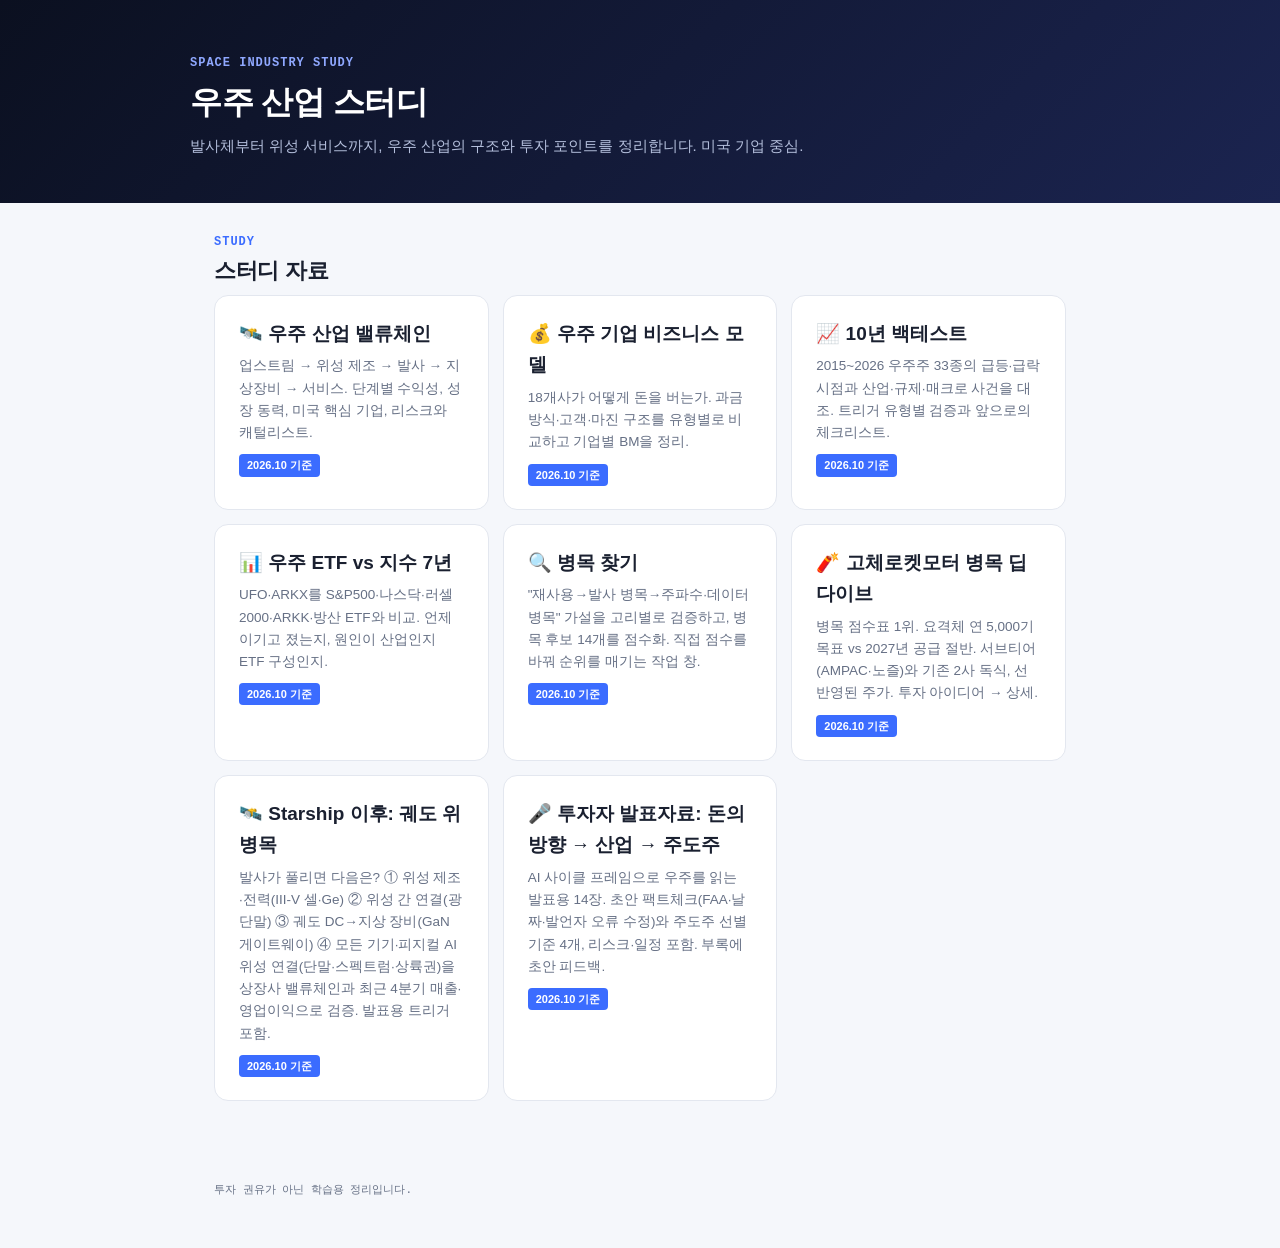
<file: index.html>
<!DOCTYPE html>
<html lang="ko"><head><meta charset="UTF-8"><meta name="viewport" content="width=device-width,initial-scale=1">
<title>우주 산업 스터디</title><link rel="stylesheet" href="assets/style.css"></head>
<body>
<div class="hero"><div class="wrap">
<div class="eyebrow">Space Industry Study</div>
<h1>우주 산업 스터디</h1>
<p>발사체부터 위성 서비스까지, 우주 산업의 구조와 투자 포인트를 정리합니다. 미국 기업 중심.</p>
</div></div>
<main>
<h2 style="margin-top:0"><span class="n">STUDY</span>스터디 자료</h2>
<div class="grid">
<a class="main-card" href="study/value-chain.html"><h3>🛰️ 우주 산업 밸류체인</h3><p>업스트림 → 위성 제조 → 발사 → 지상장비 → 서비스. 단계별 수익성, 성장 동력, 미국 핵심 기업, 리스크와 캐털리스트.</p><span class="tag">2026.10 기준</span></a>
<a class="main-card" href="study/business-models.html"><h3>💰 우주 기업 비즈니스 모델</h3><p>18개사가 어떻게 돈을 버는가. 과금 방식·고객·마진 구조를 유형별로 비교하고 기업별 BM을 정리.</p><span class="tag">2026.10 기준</span></a>
<a class="main-card" href="study/backtest.html"><h3>📈 10년 백테스트</h3><p>2015~2026 우주주 33종의 급등·급락 시점과 산업·규제·매크로 사건을 대조. 트리거 유형별 검증과 앞으로의 체크리스트.</p><span class="tag">2026.10 기준</span></a>
<a class="main-card" href="study/etf-vs-index.html"><h3>📊 우주 ETF vs 지수 7년</h3><p>UFO·ARKX를 S&P500·나스닥·러셀2000·ARKK·방산 ETF와 비교. 언제 이기고 졌는지, 원인이 산업인지 ETF 구성인지.</p><span class="tag">2026.10 기준</span></a>
<a class="main-card" href="study/bottleneck.html"><h3>🔍 병목 찾기</h3><p>"재사용→발사 병목→주파수·데이터 병목" 가설을 고리별로 검증하고, 병목 후보 14개를 점수화. 직접 점수를 바꿔 순위를 매기는 작업 창.</p><span class="tag">2026.10 기준</span></a>
<a class="main-card" href="study/srm.html"><h3>🧨 고체로켓모터 병목 딥다이브</h3><p>병목 점수표 1위. 요격체 연 5,000기 목표 vs 2027년 공급 절반. 서브티어(AMPAC·노즐)와 기존 2사 독식, 선반영된 주가. 투자 아이디어 → 상세.</p><span class="tag">2026.10 기준</span></a>
<a class="main-card" href="study/next-bottleneck.html"><h3>🛰️ Starship 이후: 궤도 위 병목</h3><p>발사가 풀리면 다음은? ① 위성 제조·전력(III-V 셀·Ge) ② 위성 간 연결(광 단말) ③ 궤도 DC→지상 장비(GaN 게이트웨이) ④ 모든 기기·피지컬 AI 위성 연결(단말·스펙트럼·상륙권)을 상장사 밸류체인과 최근 4분기 매출·영업이익으로 검증. 발표용 트리거 포함.</p><span class="tag">2026.10 기준</span></a>
<a class="main-card" href="study/pitch.html"><h3>🎤 투자자 발표자료: 돈의 방향 → 산업 → 주도주</h3><p>AI 사이클 프레임으로 우주를 읽는 발표용 14장. 초안 팩트체크(FAA·날짜·발언자 오류 수정)와 주도주 선별 기준 4개, 리스크·일정 포함. 부록에 초안 피드백.</p><span class="tag">2026.10 기준</span></a>
</div>
</main>
<footer>투자 권유가 아닌 학습용 정리입니다.</footer>
</body></html>
</file>
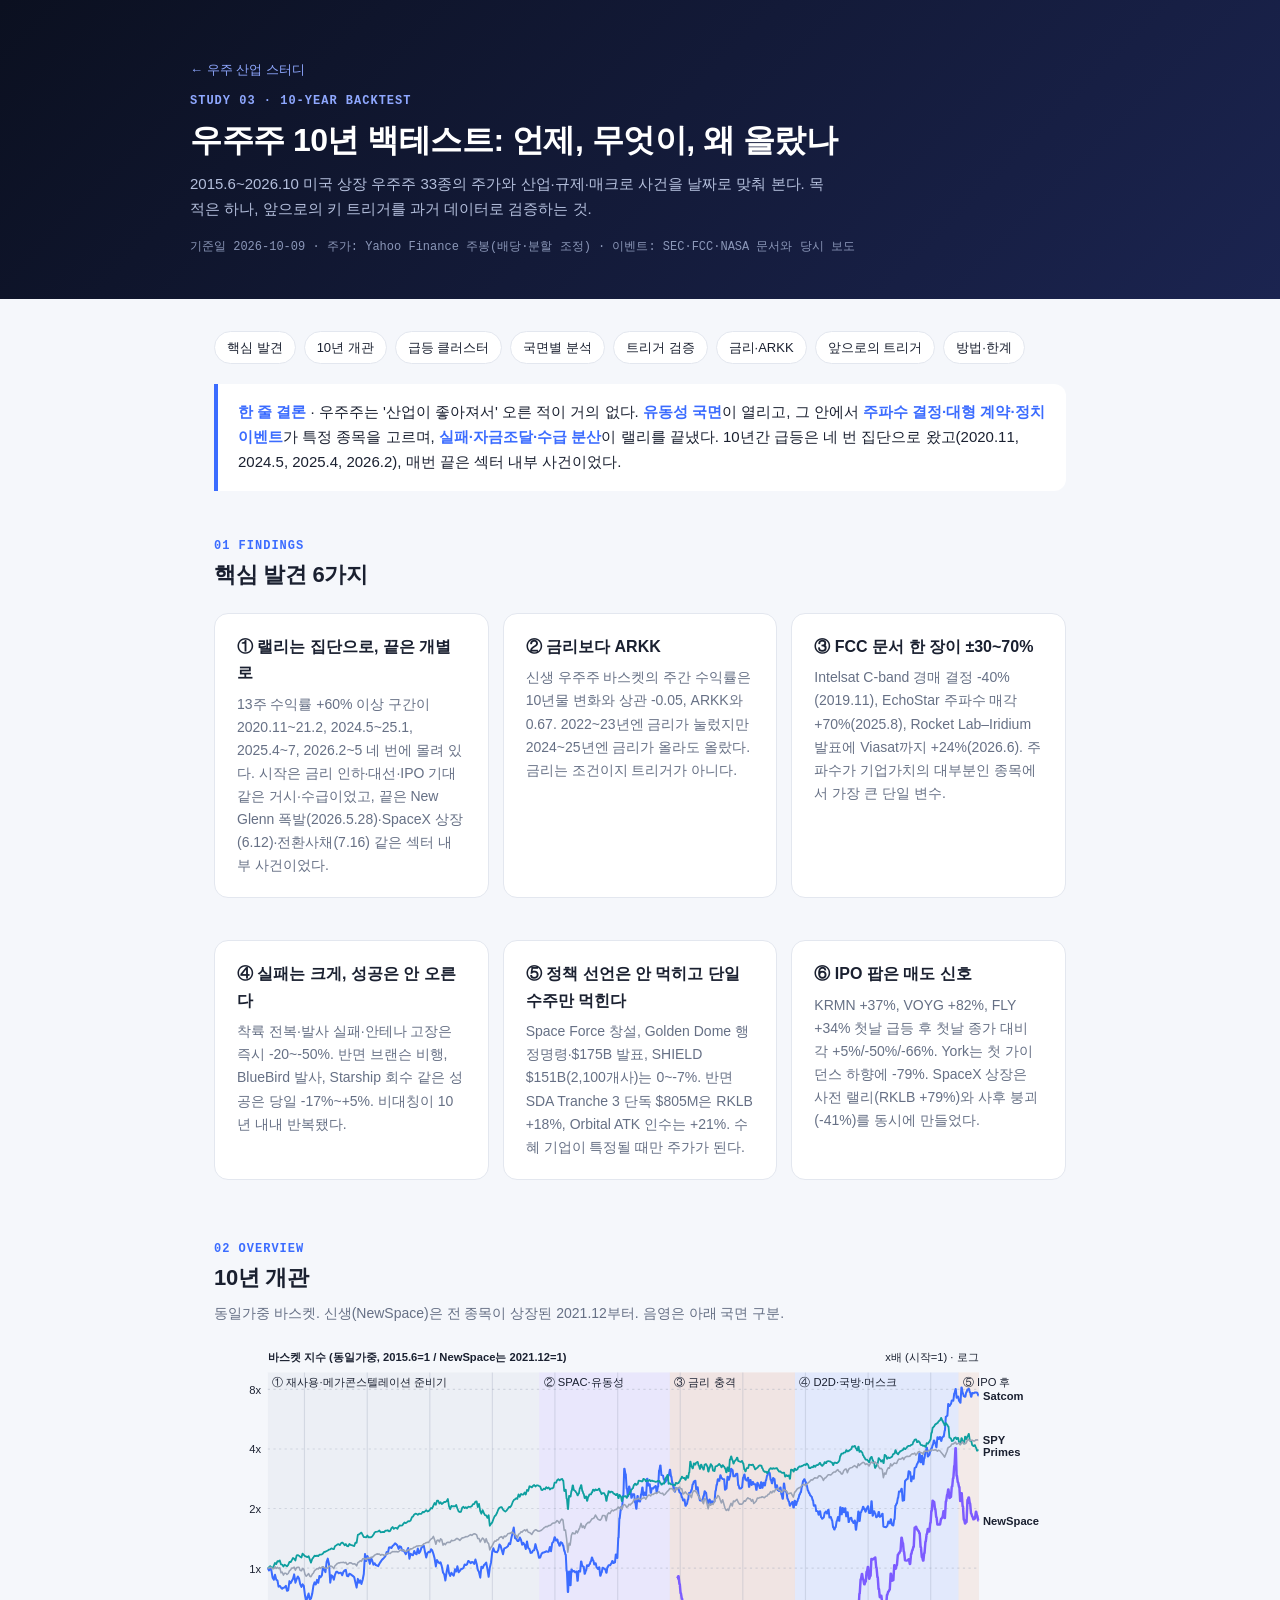
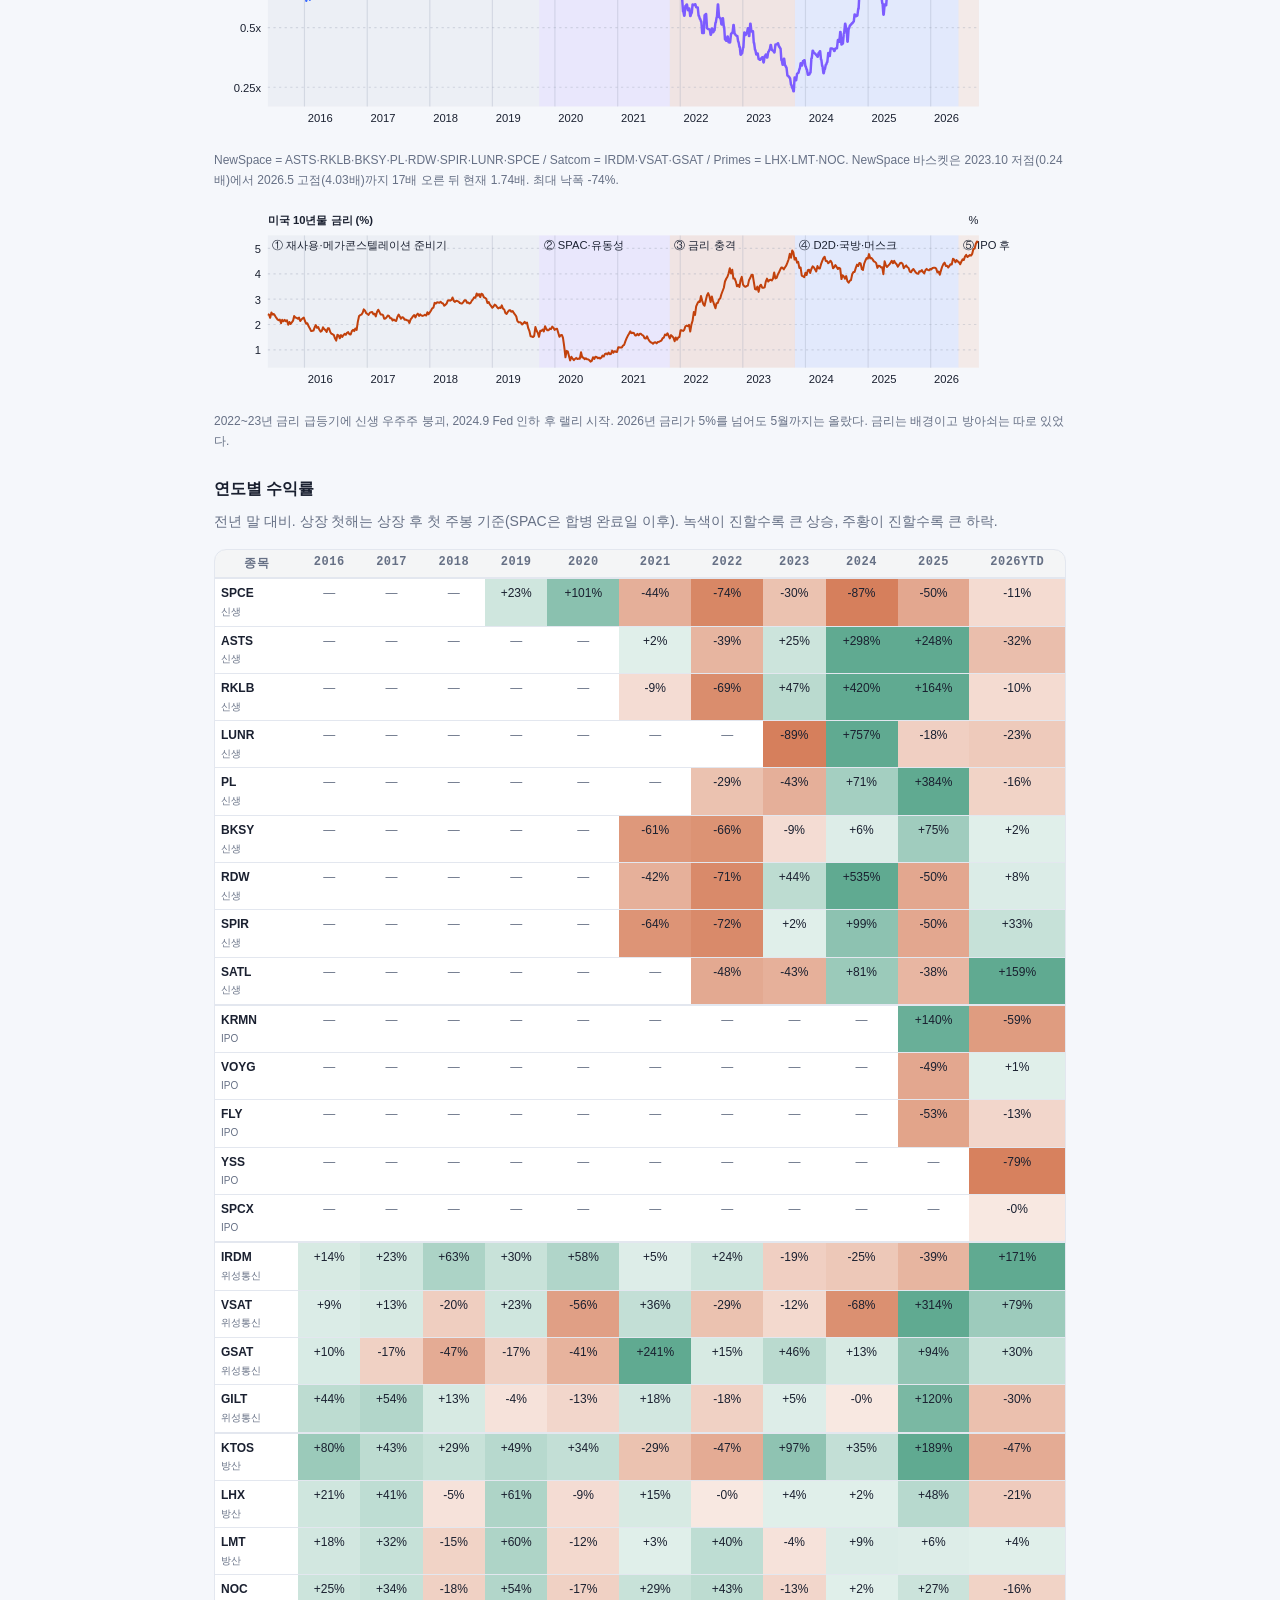
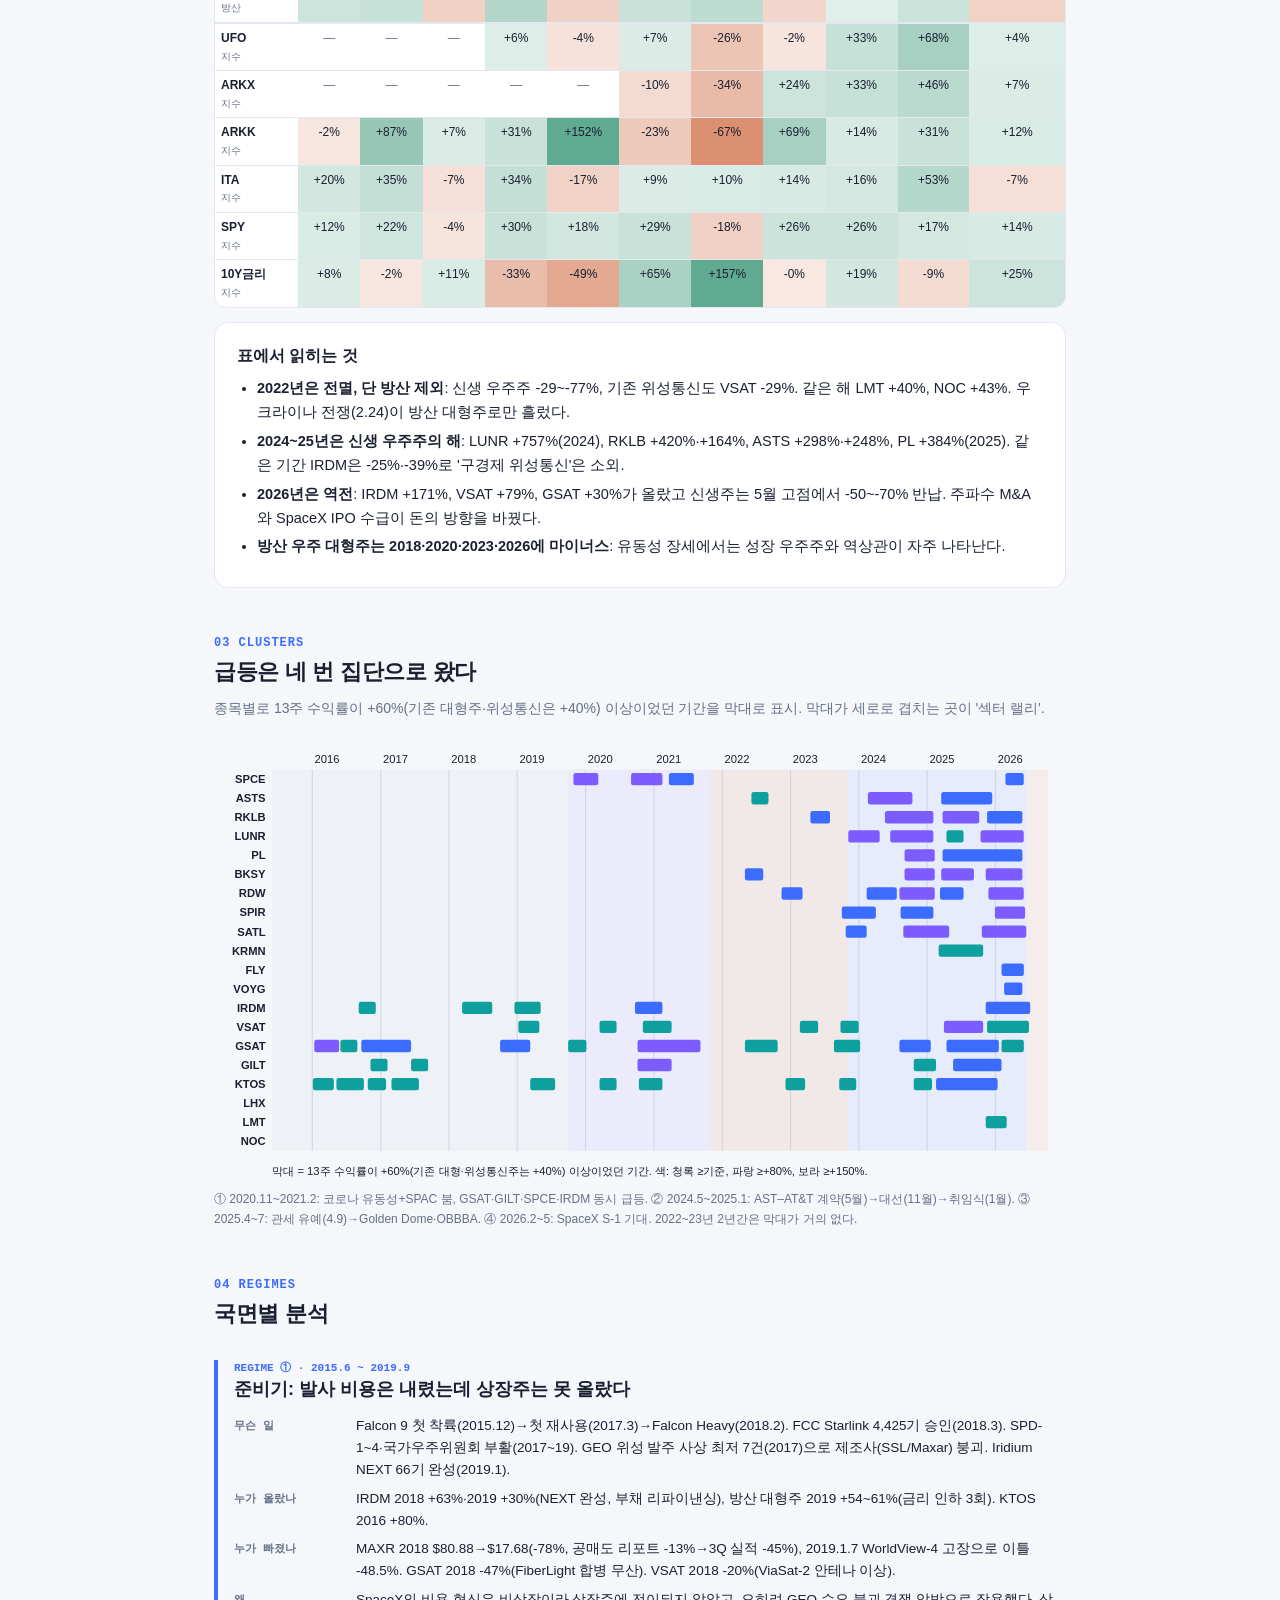
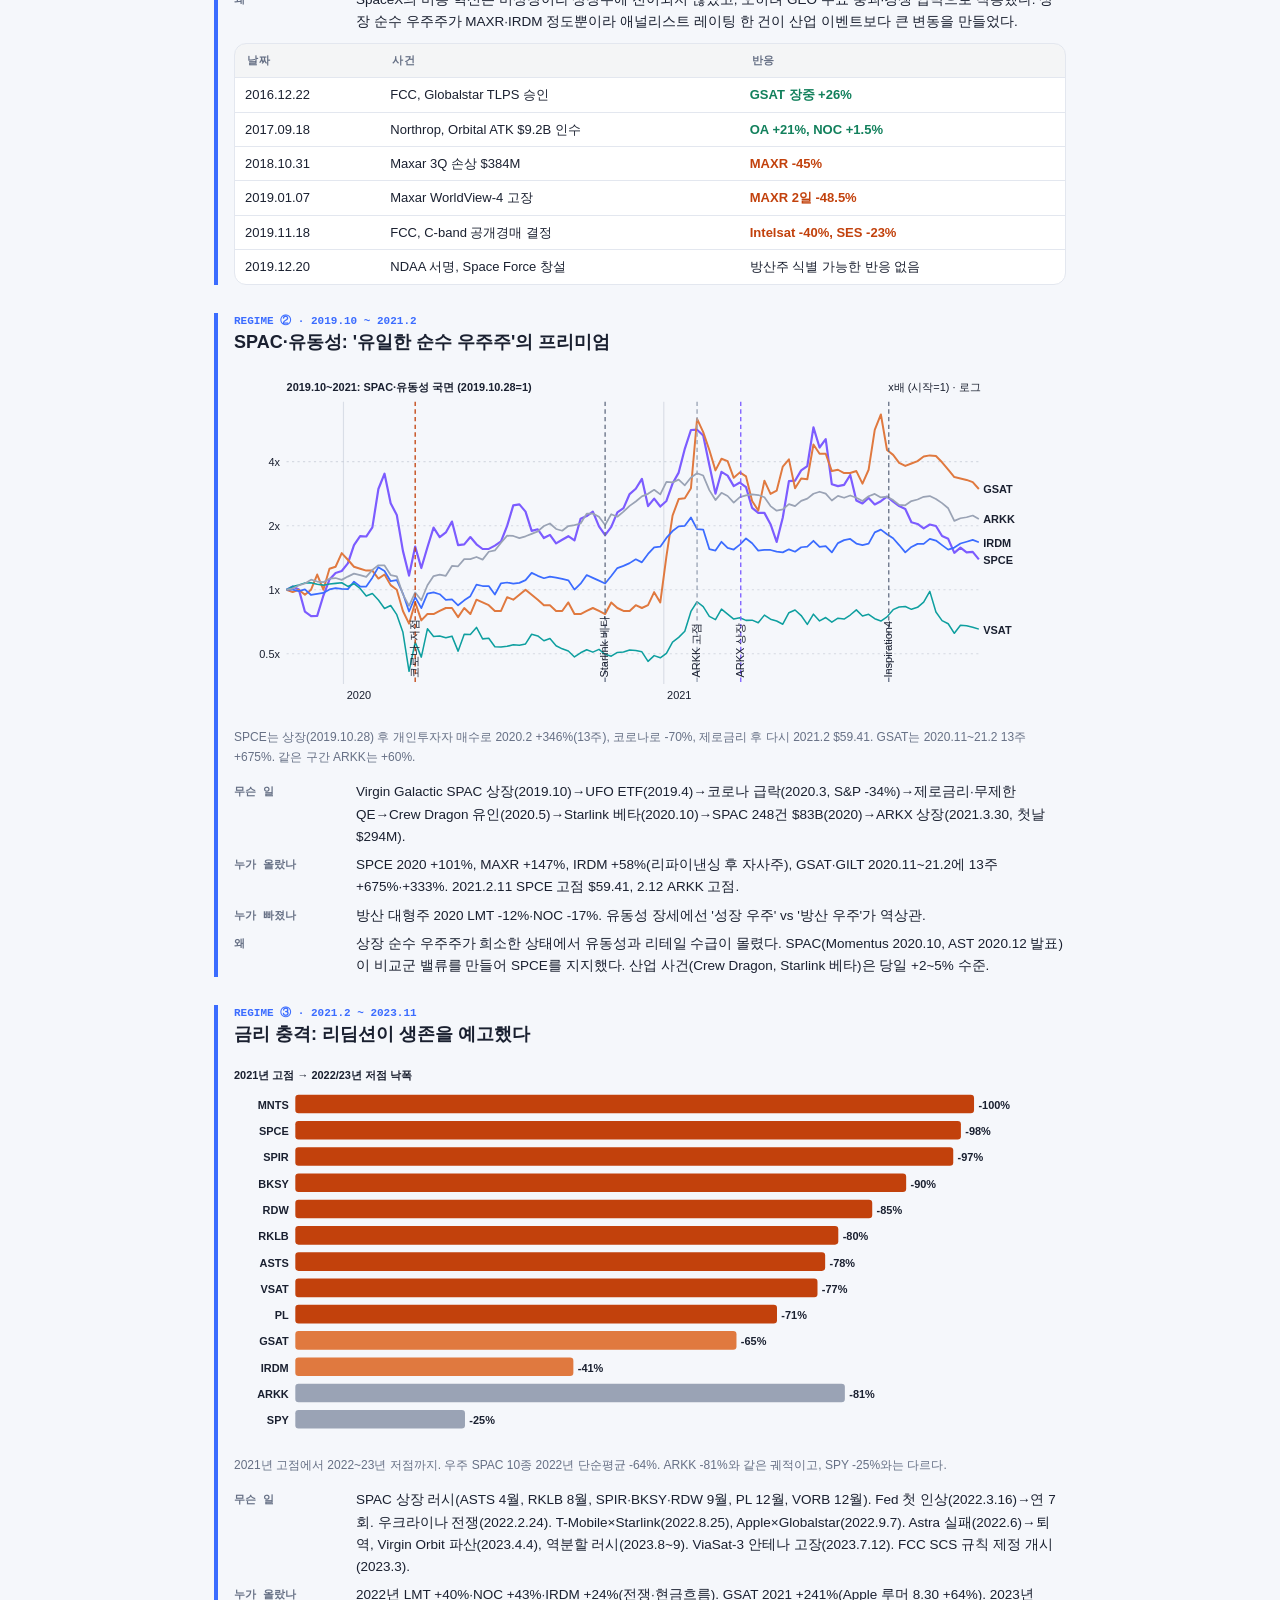
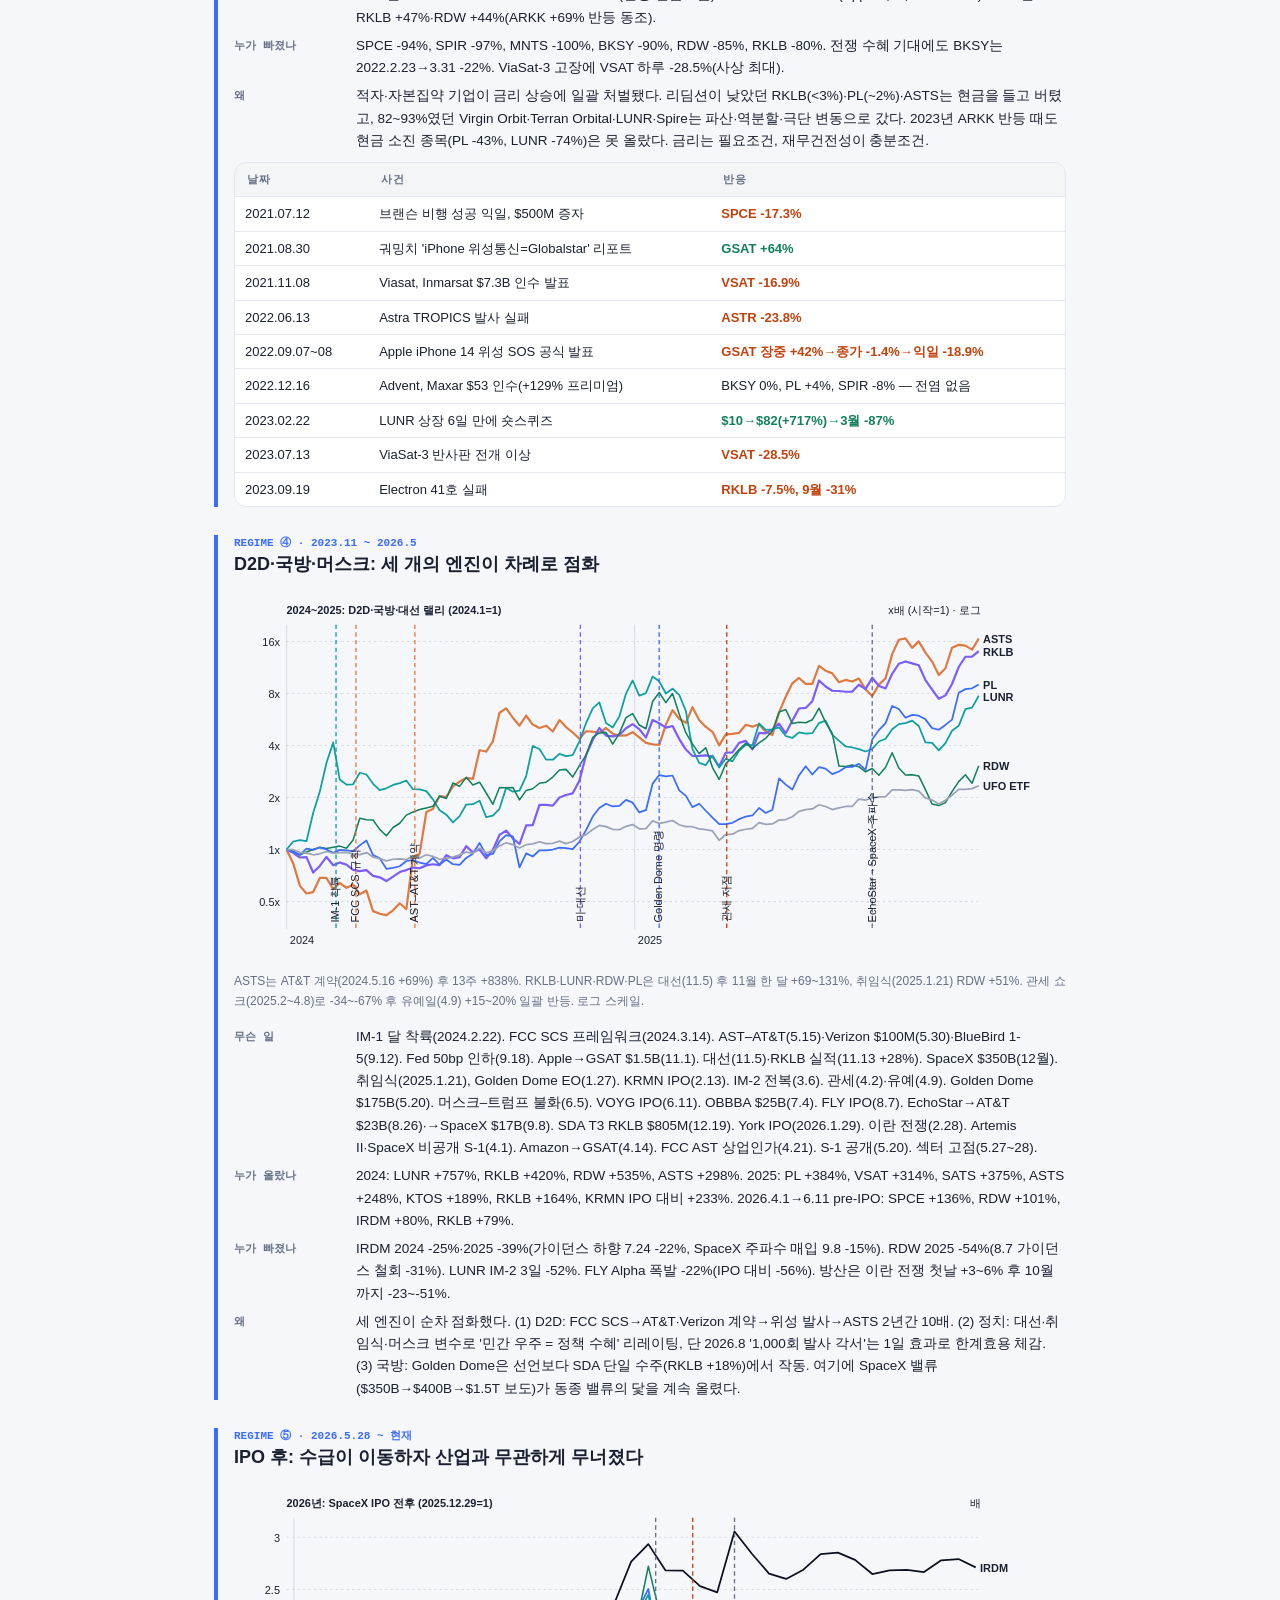
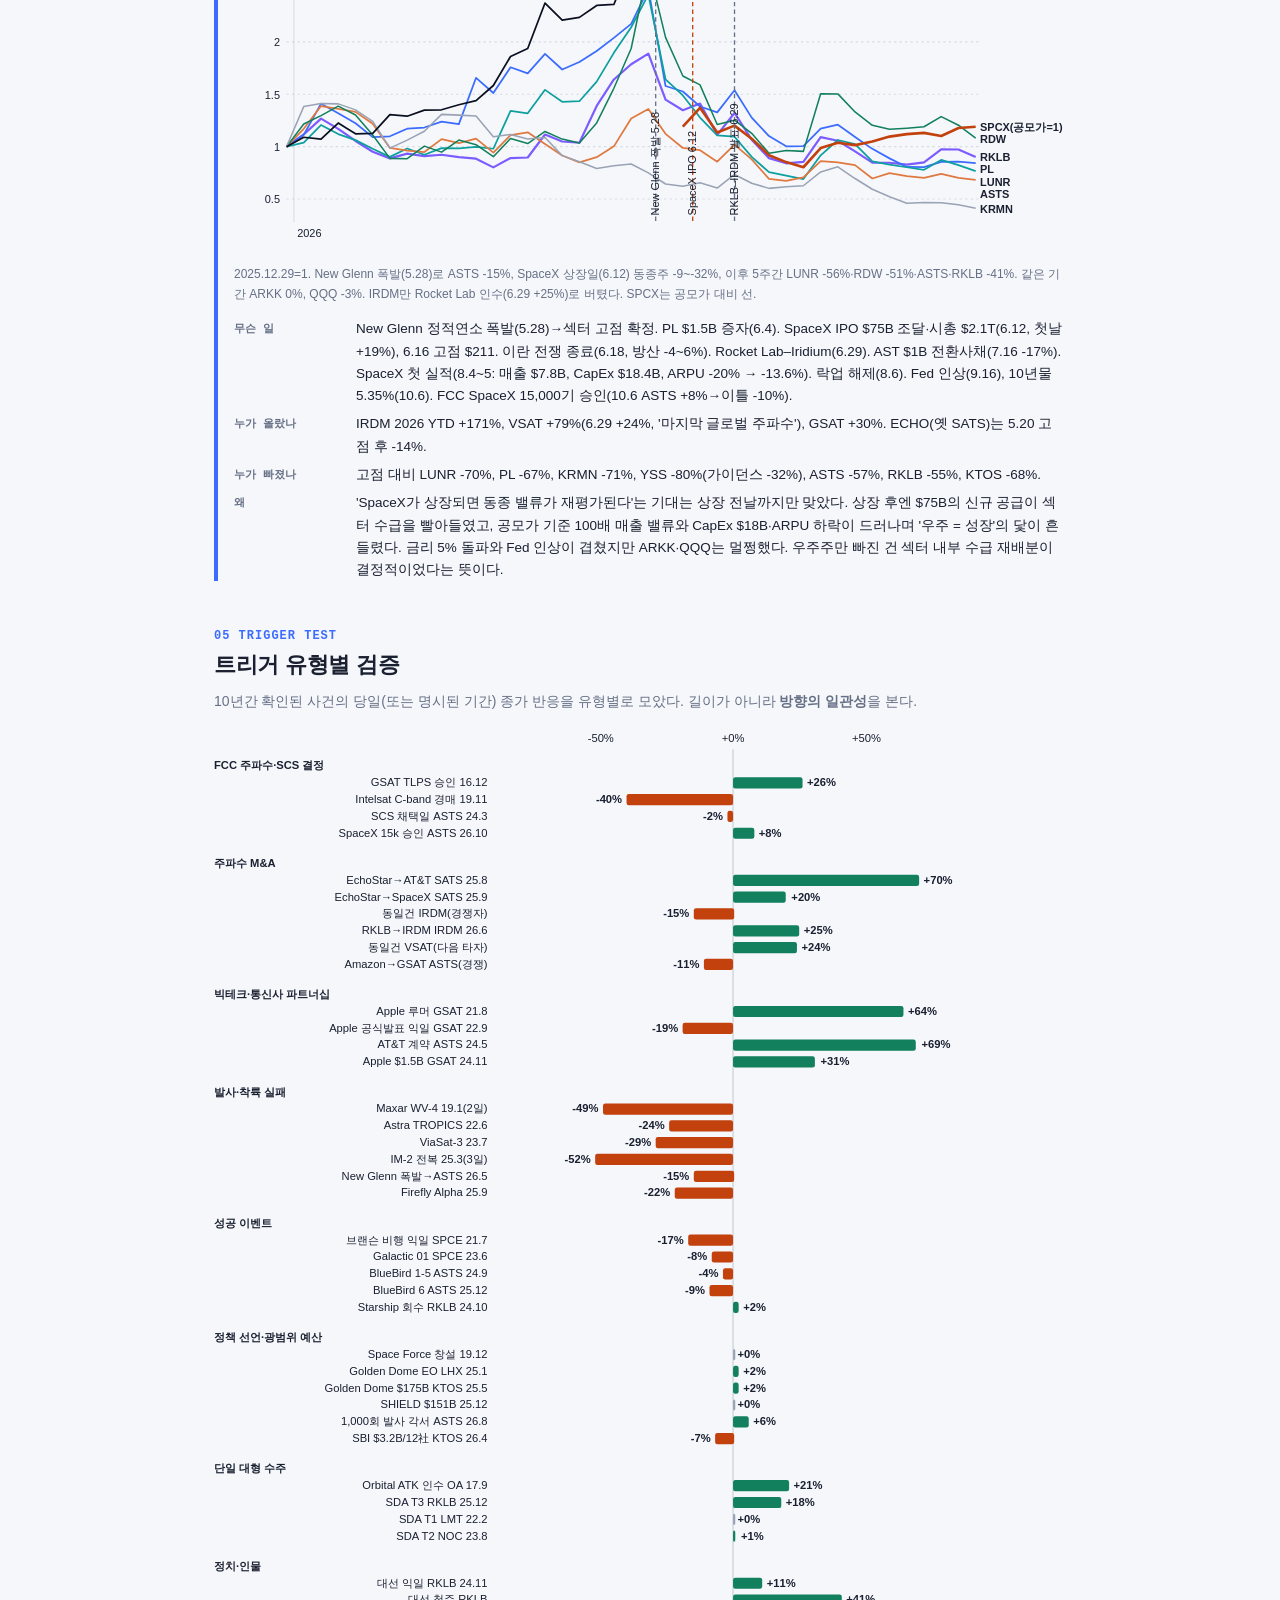
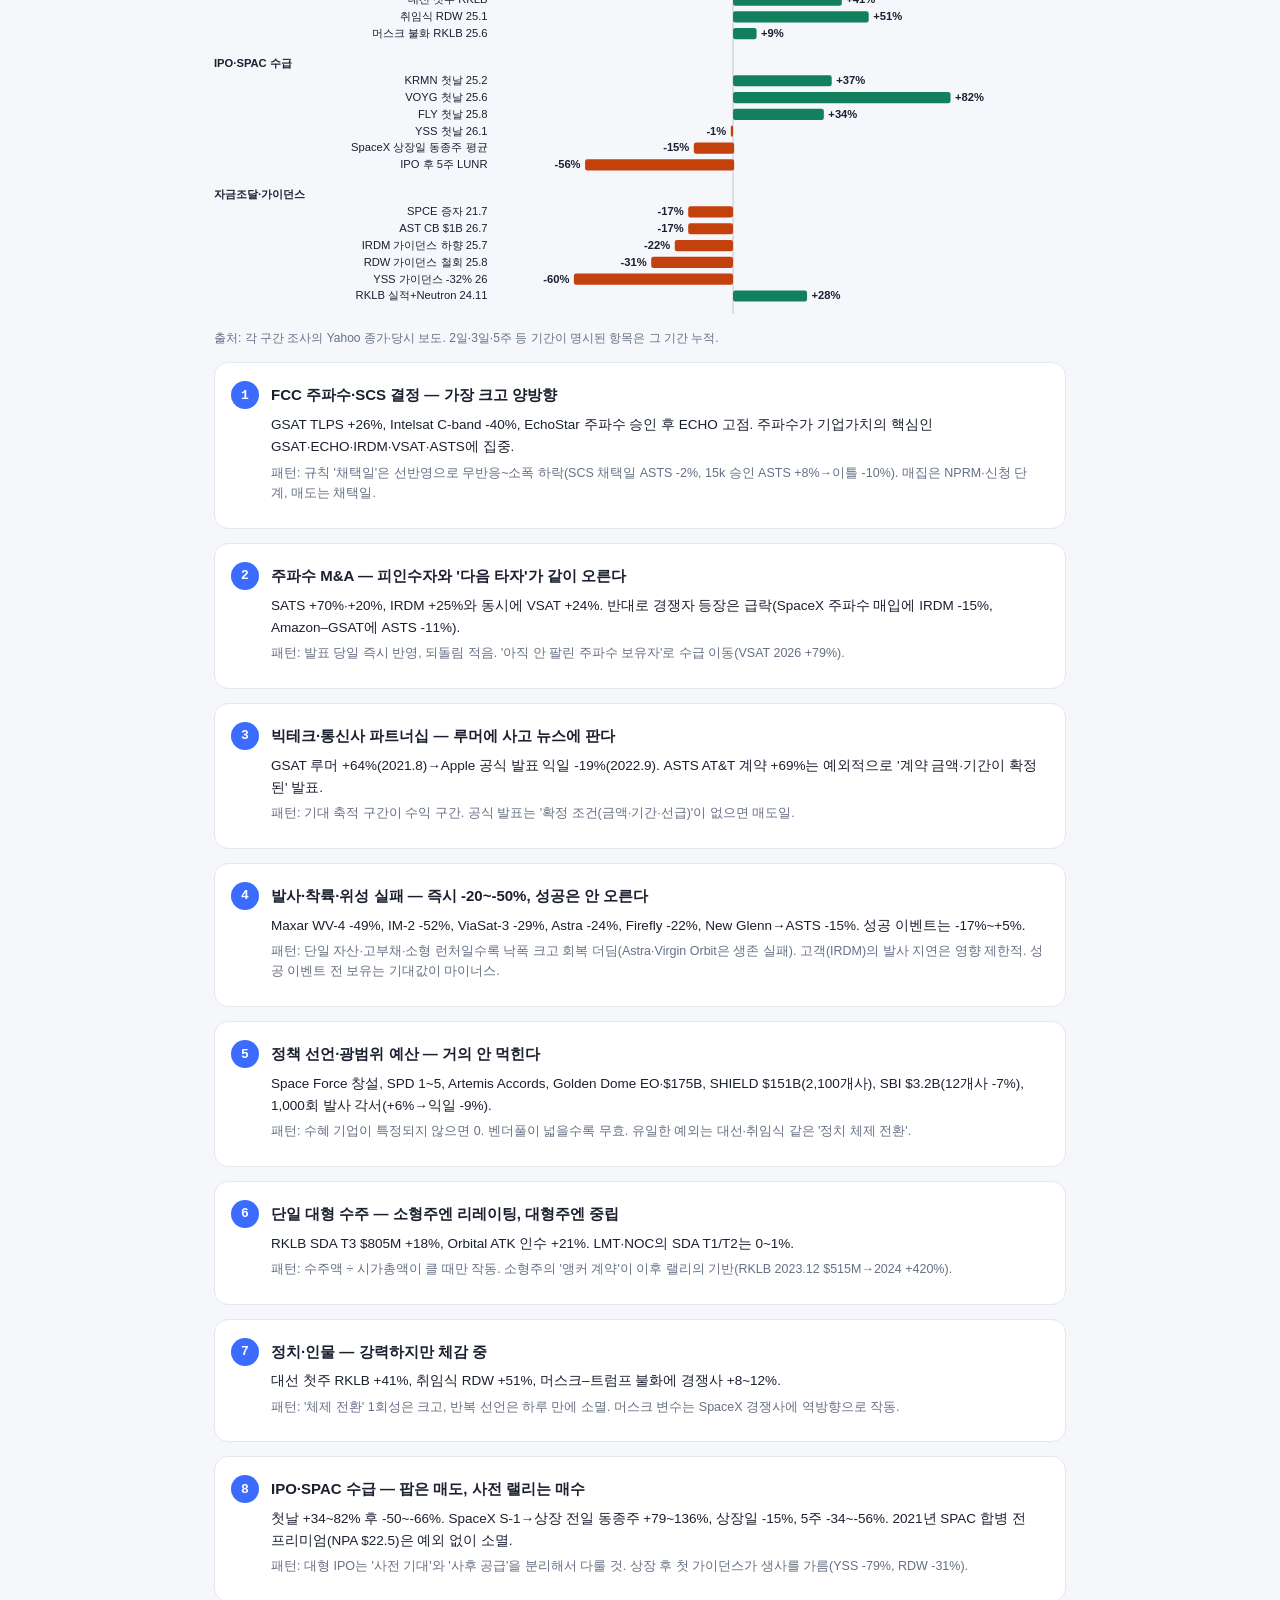
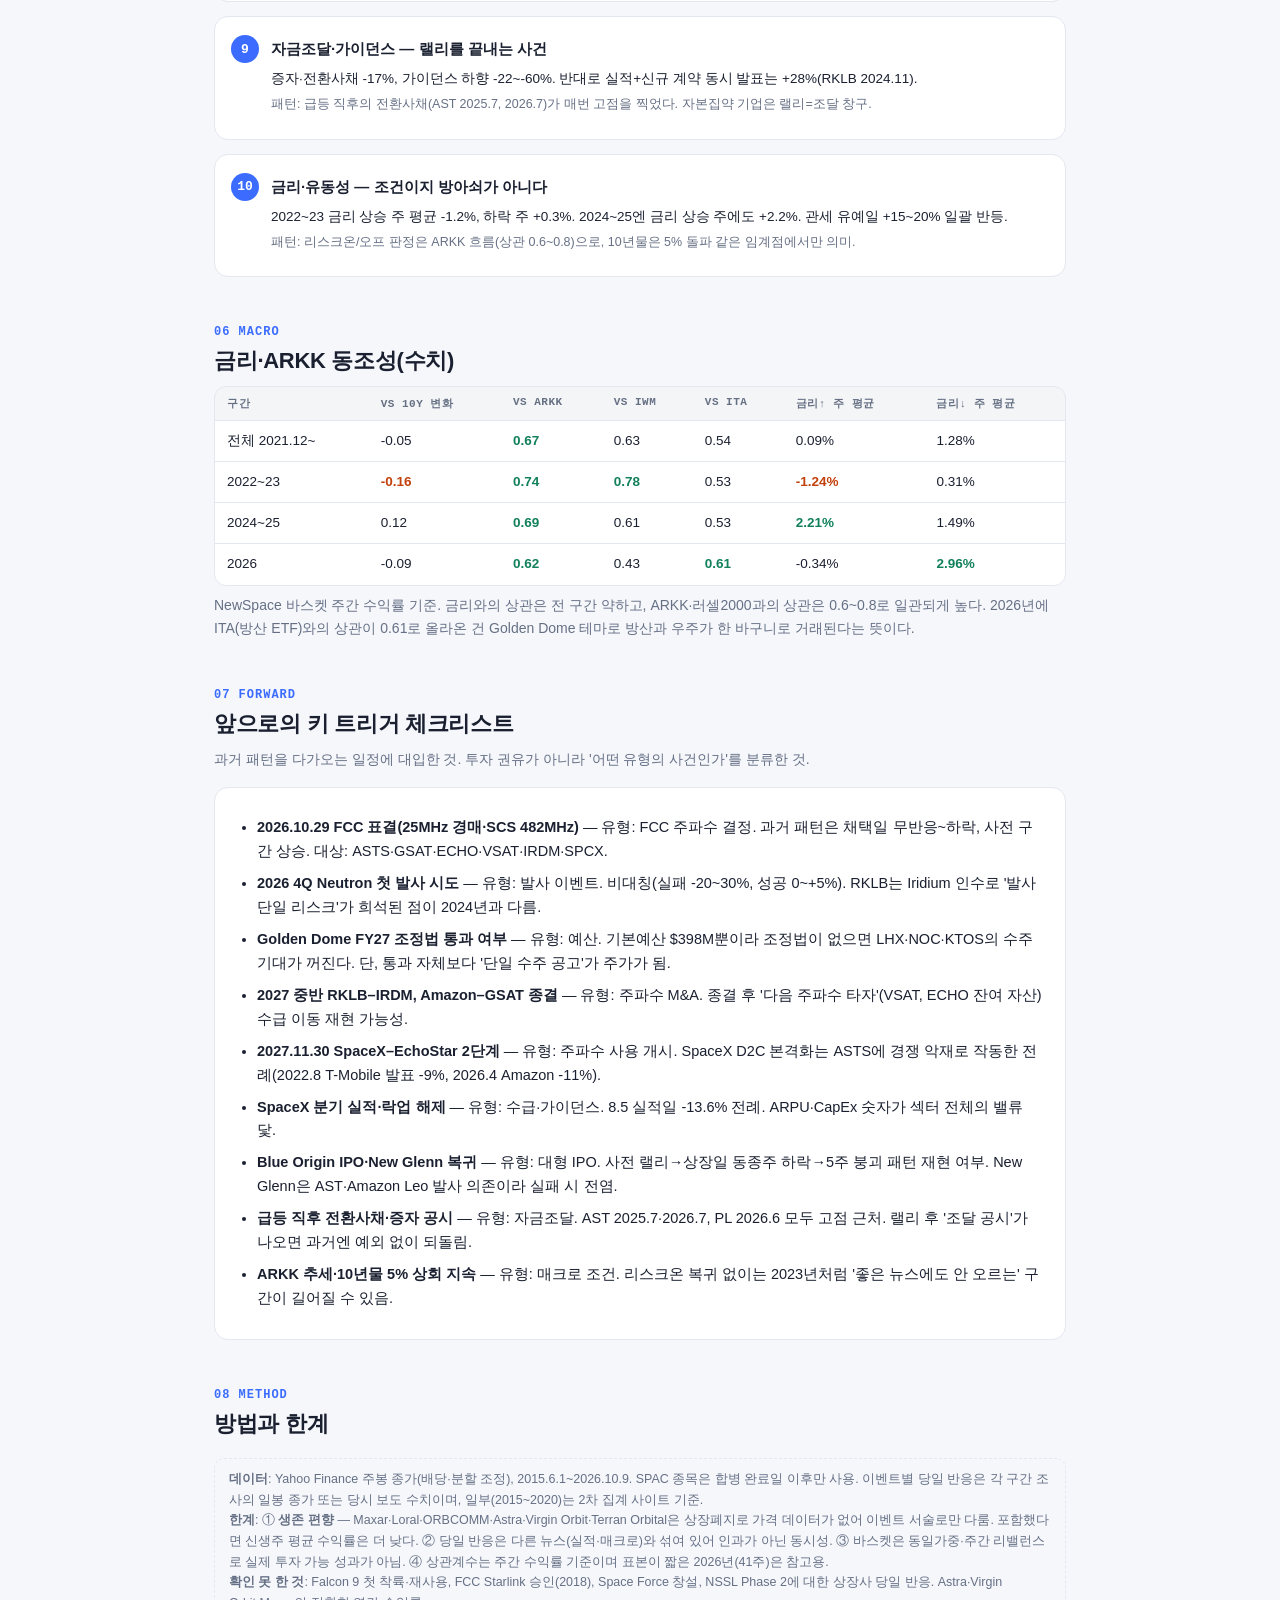
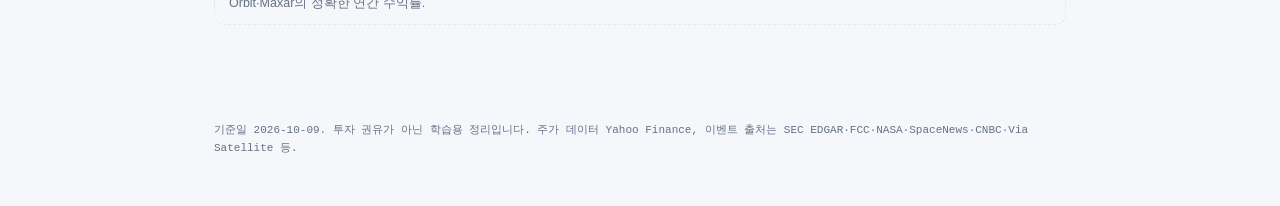
<file: study/backtest.html>
<!DOCTYPE html>
<html lang="ko"><head><meta charset="UTF-8"><meta name="viewport" content="width=device-width,initial-scale=1">
<title>우주주 10년 백테스트</title><link rel="stylesheet" href="../assets/style.css">
<style>
.heat td,.heat th{text-align:center;padding:5px 6px;font-size:12px;white-space:nowrap}
.heat td.tk{text-align:left;font-weight:700}.heat td.tk small{display:block;font-weight:400;color:var(--muted);font-size:10px}
.heat td.na{color:var(--muted)}.heat tr.gs td{border-top:2px solid var(--line)}
.regime{border-left:4px solid var(--accent);padding-left:16px;margin:28px 0}
.regime h3{margin:0 0 4px;font-size:18px}.regime .when{font:700 11px var(--mono);color:var(--accent)}
.kv{display:grid;grid-template-columns:110px 1fr;gap:6px 12px;font-size:13.5px;margin:10px 0}
.kv b{color:var(--muted);font:700 11px var(--mono);padding-top:3px}
.ev{font-size:13px}.ev td{padding:6px 10px}
.trig{counter-reset:t}.trig .card{position:relative;padding-left:56px}
.trig .card::before{counter-increment:t;content:counter(t);position:absolute;left:16px;top:18px;width:28px;height:28px;border-radius:50%;background:var(--accent);color:#fff;font:700 13px var(--mono);display:grid;place-items:center}
.trig h4{margin:0 0 6px;font-size:15px}.trig p{margin:4px 0;font-size:13.5px}.trig .pat{font-size:12.5px;color:var(--muted)}
.chk li{margin:8px 0}
</style></head>
<body>
<div class="hero"><div class="wrap">
<a class="back" href="../">← 우주 산업 스터디</a>
<div class="eyebrow">Study 03 · 10-Year Backtest</div>
<h1>우주주 10년 백테스트: 언제, 무엇이, 왜 올랐나</h1>
<p>2015.6~2026.10 미국 상장 우주주 33종의 주가와 산업·규제·매크로 사건을 날짜로 맞춰 본다. 목적은 하나, 앞으로의 키 트리거를 과거 데이터로 검증하는 것.</p>
<div class="asof">기준일 2026-10-09 · 주가: Yahoo Finance 주봉(배당·분할 조정) · 이벤트: SEC·FCC·NASA 문서와 당시 보도</div>
</div></div>
<main>
<div class="toc"><a href="#f">핵심 발견</a><a href="#o">10년 개관</a><a href="#c">급등 클러스터</a><a href="#r">국면별 분석</a><a href="#t">트리거 검증</a><a href="#m">금리·ARKK</a><a href="#n">앞으로의 트리거</a><a href="#x">방법·한계</a></div>

<div class="summary"><b>한 줄 결론</b> · 우주주는 '산업이 좋아져서' 오른 적이 거의 없다. <b>유동성 국면</b>이 열리고, 그 안에서 <b>주파수 결정·대형 계약·정치 이벤트</b>가 특정 종목을 고르며, <b>실패·자금조달·수급 분산</b>이 랠리를 끝냈다. 10년간 급등은 네 번 집단으로 왔고(2020.11, 2024.5, 2025.4, 2026.2), 매번 끝은 섹터 내부 사건이었다.</div>

<h2 id="f"><span class="n">01 FINDINGS</span>핵심 발견 6가지</h2>
<div class="grid">
<div class="card"><b>① 랠리는 집단으로, 끝은 개별로</b><p class="lead" style="margin:6px 0 0">13주 수익률 +60% 이상 구간이 2020.11~21.2, 2024.5~25.1, 2025.4~7, 2026.2~5 네 번에 몰려 있다. 시작은 금리 인하·대선·IPO 기대 같은 거시·수급이었고, 끝은 New Glenn 폭발(2026.5.28)·SpaceX 상장(6.12)·전환사채(7.16) 같은 섹터 내부 사건이었다.</p></div>
<div class="card"><b>② 금리보다 ARKK</b><p class="lead" style="margin:6px 0 0">신생 우주주 바스켓의 주간 수익률은 10년물 변화와 상관 -0.05, ARKK와 0.67. 2022~23년엔 금리가 눌렀지만 2024~25년엔 금리가 올라도 올랐다. 금리는 조건이지 트리거가 아니다.</p></div>
<div class="card"><b>③ FCC 문서 한 장이 ±30~70%</b><p class="lead" style="margin:6px 0 0">Intelsat C-band 경매 결정 -40%(2019.11), EchoStar 주파수 매각 +70%(2025.8), Rocket Lab–Iridium 발표에 Viasat까지 +24%(2026.6). 주파수가 기업가치의 대부분인 종목에서 가장 큰 단일 변수.</p></div>
<div class="card"><b>④ 실패는 크게, 성공은 안 오른다</b><p class="lead" style="margin:6px 0 0">착륙 전복·발사 실패·안테나 고장은 즉시 -20~-50%. 반면 브랜슨 비행, BlueBird 발사, Starship 회수 같은 성공은 당일 -17%~+5%. 비대칭이 10년 내내 반복됐다.</p></div>
<div class="card"><b>⑤ 정책 선언은 안 먹히고 단일 수주만 먹힌다</b><p class="lead" style="margin:6px 0 0">Space Force 창설, Golden Dome 행정명령·$175B 발표, SHIELD $151B(2,100개사)는 0~-7%. 반면 SDA Tranche 3 단독 $805M은 RKLB +18%, Orbital ATK 인수는 +21%. 수혜 기업이 특정될 때만 주가가 된다.</p></div>
<div class="card"><b>⑥ IPO 팝은 매도 신호</b><p class="lead" style="margin:6px 0 0">KRMN +37%, VOYG +82%, FLY +34% 첫날 급등 후 첫날 종가 대비 각 +5%/-50%/-66%. York는 첫 가이던스 하향에 -79%. SpaceX 상장은 사전 랠리(RKLB +79%)와 사후 붕괴(-41%)를 동시에 만들었다.</p></div>
</div>

<h2 id="o"><span class="n">02 OVERVIEW</span>10년 개관</h2>
<p class="lead">동일가중 바스켓. 신생(NewSpace)은 전 종목이 상장된 2021.12부터. 음영은 아래 국면 구분.</p>
<figure class="fig"><svg viewBox="0 0 760 360" role="img" aria-label="바스켓 지수 (동일가중, 2015.6=1 / NewSpace는 2021.12=1)"><style>text{font-size:11px;fill:currentColor}</style>
<rect x="48.0" y="28" width="242.1" height="298" fill="#9aa3b5" opacity=".10"/><text x="52.0" y="40" font-size="10" fill="#667085">① 재사용·메가콘스텔레이션 준비기</text>
<rect x="290.1" y="28" width="116.5" height="298" fill="#7c5cff" opacity=".10"/><text x="294.1" y="40" font-size="10" fill="#667085">② SPAC·유동성</text>
<rect x="406.6" y="28" width="111.6" height="298" fill="#c2410c" opacity=".10"/><text x="410.6" y="40" font-size="10" fill="#667085">③ 금리 충격</text>
<rect x="518.2" y="28" width="145.9" height="298" fill="#3b6cff" opacity=".10"/><text x="522.2" y="40" font-size="10" fill="#667085">④ D2D·국방·머스크</text>
<rect x="664.1" y="28" width="18.2" height="298" fill="#e0793f" opacity=".10"/><text x="668.1" y="40" font-size="10" fill="#667085">⑤ IPO 후</text>
<line x1="48" x2="682" y1="308.9" y2="308.9" stroke="#9aa3b5" stroke-opacity=".35" stroke-dasharray="2 3"/><text x="42" y="312.9" text-anchor="end">0.25x</text>
<line x1="48" x2="682" y1="255.7" y2="255.7" stroke="#9aa3b5" stroke-opacity=".35" stroke-dasharray="2 3"/><text x="42" y="259.7" text-anchor="end">0.5x</text>
<line x1="48" x2="682" y1="202.6" y2="202.6" stroke="#9aa3b5" stroke-opacity=".35" stroke-dasharray="2 3"/><text x="42" y="206.6" text-anchor="end">1x</text>
<line x1="48" x2="682" y1="149.4" y2="149.4" stroke="#9aa3b5" stroke-opacity=".35" stroke-dasharray="2 3"/><text x="42" y="153.4" text-anchor="end">2x</text>
<line x1="48" x2="682" y1="96.3" y2="96.3" stroke="#9aa3b5" stroke-opacity=".35" stroke-dasharray="2 3"/><text x="42" y="100.3" text-anchor="end">4x</text>
<line x1="48" x2="682" y1="43.1" y2="43.1" stroke="#9aa3b5" stroke-opacity=".35" stroke-dasharray="2 3"/><text x="42" y="47.1" text-anchor="end">8x</text>
<line x1="80.7" x2="80.7" y1="28" y2="326" stroke="#9aa3b5" stroke-opacity=".3"/><text x="83.7" y="340" font-size="10">2016</text>
<line x1="136.7" x2="136.7" y1="28" y2="326" stroke="#9aa3b5" stroke-opacity=".3"/><text x="139.7" y="340" font-size="10">2017</text>
<line x1="192.5" x2="192.5" y1="28" y2="326" stroke="#9aa3b5" stroke-opacity=".3"/><text x="195.5" y="340" font-size="10">2018</text>
<line x1="248.3" x2="248.3" y1="28" y2="326" stroke="#9aa3b5" stroke-opacity=".3"/><text x="251.3" y="340" font-size="10">2019</text>
<line x1="304.1" x2="304.1" y1="28" y2="326" stroke="#9aa3b5" stroke-opacity=".3"/><text x="307.1" y="340" font-size="10">2020</text>
<line x1="360.1" x2="360.1" y1="28" y2="326" stroke="#9aa3b5" stroke-opacity=".3"/><text x="363.1" y="340" font-size="10">2021</text>
<line x1="415.9" x2="415.9" y1="28" y2="326" stroke="#9aa3b5" stroke-opacity=".3"/><text x="418.9" y="340" font-size="10">2022</text>
<line x1="471.7" x2="471.7" y1="28" y2="326" stroke="#9aa3b5" stroke-opacity=".3"/><text x="474.7" y="340" font-size="10">2023</text>
<line x1="527.6" x2="527.6" y1="28" y2="326" stroke="#9aa3b5" stroke-opacity=".3"/><text x="530.6" y="340" font-size="10">2024</text>
<line x1="583.5" x2="583.5" y1="28" y2="326" stroke="#9aa3b5" stroke-opacity=".3"/><text x="586.5" y="340" font-size="10">2025</text>
<line x1="639.3" x2="639.3" y1="28" y2="326" stroke="#9aa3b5" stroke-opacity=".3"/><text x="642.3" y="340" font-size="10">2026</text>
<polyline points="413.0,211.6 413.3,211.6 414.1,209.8 414.4,209.8 415.2,216.9 415.5,216.9 416.2,224.9 416.5,224.9 417.3,230.0 417.6,230.0 418.4,241.4 418.7,241.4 419.4,245.0 419.7,245.0 420.5,236.3 420.8,236.3 421.6,235.1 421.9,235.1 422.7,240.1 423.0,240.1 423.7,238.6 424.0,238.6 424.8,245.3 425.1,245.3 425.9,242.6 426.2,242.6 426.9,235.0 427.2,235.0 428.0,235.5 428.3,235.5 429.1,234.9 429.4,234.9 430.1,237.5 430.4,237.5 431.2,237.7 431.5,237.7 432.3,245.1 432.6,245.1 433.4,247.9 433.7,247.9 434.4,250.2 434.7,250.2 435.5,260.5 435.8,260.5 436.6,260.5 436.9,260.5 437.6,244.7 437.9,244.7 438.7,243.6 439.0,243.6 439.8,256.3 440.1,256.3 440.8,257.0 441.2,257.0 441.9,257.3 442.2,257.3 443.0,262.1 443.3,262.1 444.1,256.4 444.4,256.4 445.1,259.8 445.4,259.8 446.2,258.0 446.5,258.0 447.3,251.4 447.6,251.4 448.3,246.7 448.6,246.7 449.4,235.1 449.7,235.1 450.5,246.3 450.8,246.3 451.6,247.6 451.9,247.6 452.6,252.8 452.9,252.8 453.7,247.2 454.0,247.2 454.8,255.1 455.1,255.1 455.8,266.3 456.1,266.3 456.9,267.4 457.2,267.4 458.0,263.6 458.3,263.6 459.0,268.8 459.4,268.8 460.1,268.9 460.4,268.9 461.2,261.2 461.5,261.2 462.3,260.1 462.6,260.1 463.3,253.4 463.6,253.4 464.4,261.2 464.7,261.2 465.5,262.6 465.8,262.6 466.5,263.2 466.8,263.2 467.6,268.4 467.9,268.4 468.7,272.9 469.0,272.9 469.7,279.8 470.1,279.8 470.8,278.7 471.1,278.7 471.9,273.5 472.2,273.5 473.0,260.0 473.3,260.0 474.0,262.2 474.3,262.2 475.1,260.5 475.4,260.5 476.2,256.3 476.5,256.3 477.2,263.2 477.5,263.2 478.3,252.2 478.6,252.2 479.4,259.1 479.7,259.1 480.5,259.0 480.8,259.0 481.5,269.4 481.8,269.4 482.6,275.6 482.9,275.6 483.7,279.7 484.0,279.7 484.7,278.7 485.0,278.7 485.8,283.7 486.1,283.7 486.9,284.4 487.2,284.4 487.9,283.1 488.3,283.1 489.0,282.0 489.3,282.0 490.1,286.7 490.4,286.7 491.2,281.3 491.5,281.3 492.2,279.7 492.5,279.7 493.3,282.4 493.6,282.4 494.4,277.3 494.7,277.3 495.4,275.5 495.7,275.5 496.5,271.1 496.8,271.1 497.6,275.7 497.9,275.7 498.7,276.4 499.0,276.4 499.7,277.8 500.0,277.8 500.8,270.8 501.1,270.8 501.9,270.6 502.2,270.6 502.9,269.7 503.2,269.7 504.0,272.6 504.3,272.6 505.1,274.3 505.4,274.3 506.1,284.6 506.4,284.6 507.2,288.8 507.5,288.8 508.3,283.4 508.6,283.4 509.4,289.5 509.7,289.5 510.4,291.3 510.7,291.3 511.5,298.5 511.8,298.5 512.6,299.3 512.9,299.3 513.6,300.9 513.9,300.9 514.7,306.6 515.0,306.6 515.8,309.4 516.1,309.4 516.8,312.5 517.2,312.5 517.9,300.2 518.2,300.2 519.0,302.6 519.3,302.6 520.1,296.7 520.4,296.7 521.1,296.0 521.4,296.0 522.2,292.5 522.5,292.5 523.3,287.4 523.6,287.4 524.3,289.5 524.6,289.5 525.4,285.4 525.7,285.4 526.5,284.8 526.8,284.8 527.6,290.4 527.9,290.4 528.6,293.0 528.9,293.0 529.7,297.7 530.0,297.7 530.8,297.4 531.1,297.4 531.8,295.8 532.1,295.8 532.9,283.1 533.2,283.1 534.0,276.2 534.3,276.2 535.0,278.1 535.4,278.1 536.1,279.0 536.4,279.0 537.2,280.2 537.5,280.2 538.3,281.6 538.6,281.6 539.3,278.4 539.6,278.4 540.4,276.7 540.7,276.7 541.5,284.4 541.8,284.4 542.5,290.0 542.8,290.0 543.6,296.3 543.9,296.3 544.7,292.7 545.0,292.7 545.7,288.8 546.1,288.8 546.8,286.5 547.1,286.5 547.9,278.4 548.2,278.4 549.0,281.1 549.3,281.1 550.0,274.3 550.3,274.3 551.1,274.3 551.4,274.3 552.2,274.7 552.5,274.7 553.2,276.5 553.5,276.5 554.3,274.3 554.6,274.3 555.4,274.1 555.7,274.1 556.5,266.8 556.8,266.8 557.5,268.3 557.8,268.3 558.6,259.5 558.9,259.5 559.7,270.8 560.0,270.8 560.7,269.9 561.0,269.9 561.8,260.9 562.1,260.9 562.9,252.3 563.2,252.3 563.9,256.5 564.3,256.5 565.0,268.3 565.3,268.3 566.1,256.7 566.4,256.7 567.2,253.8 567.5,253.8 568.2,252.7 568.5,252.7 569.3,251.5 569.6,251.5 570.4,250.3 570.7,250.3 571.4,243.9 571.7,243.9 572.5,245.5 572.8,245.5 573.6,245.0 573.9,245.0 574.7,238.7 575.0,238.7 575.7,225.5 576.0,225.5 576.8,212.7 577.1,212.7 577.9,207.9 578.2,207.9 578.9,212.8 579.2,212.8 580.0,217.0 580.3,217.0 581.1,214.6 581.4,214.6 582.1,205.9 582.5,205.9 583.2,201.6 583.5,201.6 584.3,212.0 584.6,212.0 585.4,209.3 585.7,209.3 586.4,194.4 586.7,194.4 587.5,194.9 587.8,194.9 588.6,193.9 588.9,193.9 589.6,193.2 589.9,193.2 590.7,202.1 591.0,202.1 591.8,210.8 592.1,210.8 592.8,221.3 593.2,221.3 593.9,228.5 594.2,228.5 595.0,227.3 595.3,227.3 596.1,234.1 596.4,234.1 597.1,244.1 597.4,244.1 598.2,235.1 598.5,235.1 599.3,235.8 599.6,235.8 600.3,226.5 600.6,226.5 601.4,223.6 601.7,223.6 602.5,221.8 602.8,221.8 603.6,207.7 603.9,207.7 604.6,213.8 604.9,213.8 605.7,213.4 606.0,213.4 606.8,200.0 607.1,200.0 607.8,203.1 608.1,203.1 608.9,200.0 609.2,200.0 610.0,190.6 610.3,190.6 611.0,189.1 611.4,189.1 612.1,187.4 612.4,187.4 613.2,175.5 613.5,175.5 614.3,180.3 614.6,180.3 615.3,188.1 615.6,188.1 616.4,195.7 616.7,195.7 617.5,195.9 617.8,195.9 618.5,195.7 618.8,195.7 619.6,194.7 619.9,194.7 620.7,198.9 621.0,198.9 621.8,190.0 622.1,190.0 622.8,186.6 623.1,186.6 623.9,183.4 624.2,183.4 625.0,166.5 625.3,166.5 626.0,165.6 626.3,165.6 627.1,168.0 627.4,168.0 628.2,169.4 628.5,169.4 629.2,171.5 629.5,171.5 630.3,183.9 630.6,183.9 631.4,192.8 631.7,192.8 632.5,195.9 632.8,195.9 633.5,189.3 633.8,189.3 634.6,179.1 634.9,179.1 635.7,172.3 636.0,172.3 636.7,167.7 637.0,167.7 637.8,170.0 638.1,170.0 638.9,162.3 639.2,162.3 639.9,151.6 640.3,151.6 641.0,142.4 641.3,142.4 642.1,143.5 642.4,143.5 643.2,150.3 643.5,150.3 644.2,157.1 644.5,157.1 645.3,163.8 645.6,163.8 646.4,163.6 646.7,163.6 647.4,163.6 647.7,163.6 648.5,158.7 648.8,158.7 649.6,157.3 649.9,157.3 650.7,151.9 651.0,151.9 651.7,157.9 652.0,157.9 652.8,143.1 653.1,143.1 653.9,137.3 654.2,137.3 654.9,132.5 655.2,132.5 656.0,140.1 656.3,140.1 657.1,139.1 657.4,139.1 658.1,130.0 658.5,130.0 659.2,122.5 659.5,122.5 660.3,111.5 660.6,111.5 661.4,95.7 661.7,95.7 662.4,120.1 662.7,120.1 663.5,126.1 663.8,126.1 664.6,130.2 664.9,130.2 665.6,142.7 665.9,142.7 666.7,135.9 667.0,135.9 667.8,147.6 668.1,147.6 668.8,159.4 669.2,159.4 669.9,162.7 670.2,162.7 671.0,161.3 671.3,161.3 672.1,141.9 672.4,141.9 673.1,139.5 673.4,139.5 674.2,145.0 674.5,145.0 675.3,153.9 675.6,153.9 676.3,156.6 676.6,156.6 677.4,159.1 677.7,159.1 678.5,158.3 678.8,158.3 679.6,152.4 679.9,152.4 680.6,155.9 680.9,155.9 681.7,160.1 682.0,160.1" fill="none" stroke="#7c5cff" stroke-width="2.2" stroke-linejoin="round"/>
<polyline points="48.0,202.6 49.1,204.7 50.1,202.9 51.2,204.8 52.3,211.2 53.4,213.0 54.4,208.6 55.5,212.8 56.6,213.6 57.6,219.1 58.7,218.5 59.8,220.0 60.8,220.9 61.9,220.0 63.0,219.8 64.1,218.4 65.1,222.8 66.2,222.3 67.3,214.2 68.3,216.0 69.4,214.1 70.5,212.1 71.5,208.2 72.6,215.6 73.7,212.4 74.8,210.1 75.8,211.6 76.9,216.9 78.0,219.4 79.0,217.0 80.1,218.5 81.2,227.1 82.3,232.0 83.3,228.7 84.4,225.3 85.5,231.0 86.5,229.7 87.6,225.5 88.7,218.2 89.7,215.3 90.8,217.1 91.9,213.1 93.0,215.7 94.0,209.7 95.1,210.8 96.2,209.1 97.2,201.8 98.3,203.8 99.4,206.2 100.5,196.9 101.5,194.1 102.6,199.1 103.7,215.6 104.7,209.0 105.8,209.9 106.9,212.9 107.9,208.6 109.0,205.9 110.1,205.9 111.2,207.2 112.2,206.8 113.3,206.8 114.4,209.0 115.4,206.0 116.5,204.7 117.6,204.2 118.6,209.4 119.7,209.9 120.8,207.6 121.9,208.0 122.9,208.9 124.0,209.7 125.1,210.8 126.1,215.3 127.2,220.0 128.3,212.2 129.4,215.7 130.4,213.5 131.5,216.7 132.6,213.0 133.6,207.8 134.7,189.9 135.8,196.3 136.8,191.8 137.9,194.1 139.0,198.8 140.1,193.4 141.1,195.8 142.2,199.5 143.3,198.3 144.3,199.9 145.4,200.2 146.5,200.8 147.5,198.7 148.6,197.0 149.7,195.4 150.8,194.3 151.8,193.2 152.9,191.8 154.0,188.3 155.0,189.7 156.1,184.2 157.2,184.0 158.3,184.7 159.3,182.9 160.4,181.9 161.5,180.5 162.5,181.2 163.6,182.4 164.7,185.4 165.7,183.1 166.8,183.7 167.9,187.0 169.0,186.5 170.0,188.2 171.1,190.2 172.2,187.1 173.2,184.6 174.3,194.2 175.4,189.7 176.5,190.8 177.5,191.1 178.6,187.3 179.7,189.7 180.7,190.2 181.8,185.1 182.9,189.3 183.9,187.9 185.0,184.5 186.1,183.4 187.2,182.7 188.2,188.1 189.3,193.1 190.4,189.1 191.4,188.1 192.5,188.5 193.6,185.8 194.6,186.7 195.7,189.8 196.8,194.1 197.9,201.1 198.9,195.4 200.0,197.1 201.1,198.2 202.1,197.4 203.2,201.0 204.3,206.5 205.4,208.3 206.4,213.6 207.5,205.7 208.6,200.0 209.6,206.8 210.7,209.6 211.8,206.7 212.8,208.3 213.9,209.3 215.0,203.6 216.1,205.5 217.1,200.9 218.2,206.3 219.3,205.1 220.3,203.5 221.4,203.2 222.5,202.5 223.6,199.3 224.6,199.9 225.7,199.2 226.8,196.2 227.8,196.8 228.9,198.2 230.0,197.1 231.0,197.3 232.1,198.9 233.2,194.9 234.3,198.9 235.3,204.0 236.4,206.2 237.5,211.1 238.5,201.3 239.6,202.7 240.7,200.1 241.7,199.1 242.8,197.6 243.9,203.5 245.0,210.3 246.0,202.3 247.1,197.7 248.2,188.1 249.2,184.9 250.3,187.8 251.4,188.3 252.5,188.4 253.5,186.6 254.6,181.5 255.7,182.8 256.7,186.4 257.8,190.3 258.9,185.0 259.9,184.6 261.0,184.0 262.1,183.1 263.2,180.4 264.2,181.2 265.3,175.4 266.4,171.1 267.4,166.4 268.5,175.9 269.6,176.4 270.6,178.3 271.7,178.3 272.8,175.3 273.9,177.5 274.9,181.7 276.0,180.1 277.1,182.0 278.1,185.6 279.2,178.8 280.3,184.6 281.4,185.6 282.4,189.0 283.5,188.8 284.6,186.8 285.6,186.7 286.7,181.2 287.8,185.3 288.8,188.0 289.9,193.4 291.0,193.1 292.1,190.0 293.1,188.9 294.2,188.6 295.3,188.3 296.3,187.6 297.4,187.9 298.5,188.0 299.6,183.7 300.6,187.6 301.7,180.1 302.8,179.1 303.8,175.1 304.1,175.1 304.9,178.0 305.2,178.0 306.0,177.0 306.3,177.0 307.0,180.2 307.3,180.2 308.1,182.7 308.4,182.7 309.2,179.5 309.5,179.5 310.3,180.3 310.6,180.3 311.3,182.5 311.6,182.5 312.4,187.2 312.7,187.2 313.5,190.7 313.8,190.7 314.5,205.1 314.8,205.1 315.6,223.8 315.9,223.8 316.7,205.7 317.0,205.7 317.7,217.8 318.1,217.8 318.8,203.8 319.1,203.8 319.9,205.6 320.2,205.6 321.0,205.1 321.3,205.1 322.0,206.3 322.3,206.3 323.1,205.6 323.4,205.6 324.2,213.9 324.5,213.9 325.2,205.2 325.5,205.2 326.3,205.7 326.6,205.7 327.4,196.6 327.7,196.6 328.5,200.8 328.8,200.8 329.5,201.3 329.8,201.3 330.6,207.7 330.9,207.7 331.7,204.5 332.0,204.5 332.7,200.1 333.0,200.1 333.8,200.7 334.1,200.7 334.9,199.1 335.2,199.1 335.9,196.6 336.3,196.6 337.0,193.2 337.3,193.2 338.1,195.8 338.4,195.8 339.2,199.4 339.5,199.4 340.2,198.3 340.5,198.3 341.3,202.1 341.6,202.1 342.4,203.3 342.7,203.3 343.4,201.9 343.7,201.9 344.5,209.3 344.8,209.3 345.6,206.4 345.9,206.4 346.6,202.3 347.0,202.3 347.7,202.9 348.0,202.9 348.8,203.7 349.1,203.7 349.9,206.7 350.2,206.7 350.9,201.8 351.2,201.8 352.0,200.0 352.3,200.0 353.1,200.1 353.4,200.1 354.1,198.7 354.4,198.7 355.2,196.2 355.5,196.2 356.3,198.1 356.6,198.1 357.4,197.4 357.7,197.4 358.4,190.4 358.7,190.4 359.5,193.5 359.8,193.5 360.6,175.5 360.9,175.5 361.6,158.2 361.9,158.2 362.7,150.8 363.0,150.8 363.8,148.7 364.1,148.7 364.8,138.0 365.2,138.0 365.9,113.9 366.2,113.9 367.0,118.8 367.3,118.8 368.1,131.8 368.4,131.8 369.1,138.5 369.4,138.5 370.2,129.9 370.5,129.9 371.3,133.6 371.6,133.6 372.3,139.9 372.6,139.9 373.4,136.7 373.7,136.7 374.5,136.7 374.8,136.7 375.6,144.2 375.9,144.2 376.6,149.6 376.9,149.6 377.7,138.3 378.0,138.3 378.8,143.0 379.1,143.0 379.8,143.1 380.1,143.1 380.9,136.8 381.2,136.8 382.0,130.7 382.3,130.7 383.0,137.8 383.4,137.8 384.1,135.2 384.4,135.2 385.2,137.6 385.5,137.6 386.3,122.8 386.6,122.8 387.3,128.9 387.6,128.9 388.4,127.7 388.7,127.7 389.5,135.4 389.8,135.4 390.5,131.3 390.8,131.3 391.6,131.6 391.9,131.6 392.7,130.2 393.0,130.2 393.7,129.4 394.1,129.4 394.8,134.9 395.1,134.9 395.9,130.0 396.2,130.0 397.0,115.6 397.3,115.6 398.0,111.0 398.3,111.0 399.1,119.6 399.4,119.6 400.2,119.9 400.5,119.9 401.2,123.3 401.5,123.3 402.3,125.9 402.6,125.9 403.4,124.4 403.7,124.4 404.5,122.4 404.8,122.4 405.5,119.6 405.8,119.6 406.6,114.9 406.9,114.9 407.7,120.9 408.0,120.9 408.7,126.3 409.0,126.3 409.8,130.5 410.1,130.5 410.9,134.4 411.2,134.4 411.9,131.4 412.3,131.4 413.0,131.5 413.3,131.5 414.1,131.9 414.4,131.9 415.2,135.0 415.5,135.0 416.2,135.8 416.5,135.8 417.3,139.4 417.6,139.4 418.4,142.2 418.7,142.2 419.4,141.4 419.7,141.4 420.5,146.9 420.8,146.9 421.6,145.5 421.9,145.5 422.7,141.3 423.0,141.3 423.7,135.7 424.0,135.7 424.8,135.2 425.1,135.2 425.9,132.7 426.2,132.7 426.9,128.0 427.2,128.0 428.0,125.4 428.3,125.4 429.1,124.6 429.4,124.6 430.1,132.4 430.4,132.4 431.2,130.5 431.5,130.5 432.3,138.0 432.6,138.0 433.4,142.2 433.7,142.2 434.4,142.0 434.7,142.0 435.5,142.2 435.8,142.2 436.6,138.3 436.9,138.3 437.6,134.1 437.9,134.1 438.7,135.4 439.0,135.4 439.8,142.1 440.1,142.1 440.8,144.9 441.2,144.9 441.9,141.3 442.2,141.3 443.0,145.3 443.3,145.3 444.1,142.9 444.4,142.9 445.1,144.0 445.4,144.0 446.2,143.0 446.5,143.0 447.3,133.7 447.6,133.7 448.3,128.3 448.6,128.3 449.4,123.3 449.7,123.3 450.5,124.7 450.8,124.7 451.6,119.8 451.9,119.8 452.6,122.2 452.9,122.2 453.7,123.2 454.0,123.2 454.8,123.4 455.1,123.4 455.8,132.6 456.1,132.6 456.9,131.6 457.2,131.6 458.0,121.1 458.3,121.1 459.0,123.8 459.4,123.8 460.1,120.7 460.4,120.7 461.2,114.0 461.5,114.0 462.3,115.1 462.6,115.1 463.3,120.7 463.6,120.7 464.4,120.7 464.7,120.7 465.5,118.7 465.8,118.7 466.5,118.5 466.8,118.5 467.6,128.5 467.9,128.5 468.7,131.5 469.0,131.5 469.7,131.5 470.1,131.5 470.8,130.4 471.1,130.4 471.9,122.0 472.2,122.0 473.0,119.2 473.3,119.2 474.0,123.6 474.3,123.6 475.1,124.4 475.4,124.4 476.2,122.0 476.5,122.0 477.2,130.1 477.5,130.1 478.3,123.9 478.6,123.9 479.4,128.4 479.7,128.4 480.5,125.7 480.8,125.7 481.5,127.7 481.8,127.7 482.6,127.7 482.9,127.7 483.7,132.7 484.0,132.7 484.7,126.5 485.0,126.5 485.8,128.7 486.1,128.7 486.9,131.2 487.2,131.2 487.9,126.1 488.3,126.1 489.0,131.0 489.3,131.0 490.1,126.5 490.4,126.5 491.2,128.8 491.5,128.8 492.2,124.3 492.5,124.3 493.3,120.1 493.6,120.1 494.4,116.8 494.7,116.8 495.4,117.7 495.7,117.7 496.5,123.6 496.8,123.6 497.6,126.9 497.9,126.9 498.7,122.3 499.0,122.3 499.7,123.2 500.0,123.2 500.8,130.9 501.1,130.9 501.9,128.7 502.2,128.7 502.9,133.0 503.2,133.0 504.0,133.9 504.3,133.9 505.1,130.7 505.4,130.7 506.1,136.9 506.4,136.9 507.2,140.7 507.5,140.7 508.3,127.2 508.6,127.2 509.4,133.4 509.7,133.4 510.4,134.7 510.7,134.7 511.5,140.7 511.8,140.7 512.6,143.2 512.9,143.2 513.6,146.9 513.9,146.9 514.7,145.0 515.0,145.0 515.8,143.6 516.1,143.6 516.8,148.6 517.2,148.6 517.9,142.5 518.2,142.5 519.0,146.3 519.3,146.3 520.1,143.2 520.4,143.2 521.1,140.4 521.4,140.4 522.2,137.0 522.5,137.0 523.3,134.8 523.6,134.8 524.3,129.9 524.6,129.9 525.4,125.0 525.7,125.0 526.5,123.3 526.8,123.3 527.6,125.7 527.9,125.7 528.6,129.0 528.9,129.0 529.7,133.4 530.0,133.4 530.8,135.7 531.1,135.7 531.8,137.7 532.1,137.7 532.9,138.9 533.2,138.9 534.0,142.0 534.3,142.0 535.0,146.9 535.4,146.9 536.1,146.5 536.4,146.5 537.2,151.7 537.5,151.7 538.3,151.9 538.6,151.9 539.3,155.0 539.6,155.0 540.4,151.8 540.7,151.8 541.5,157.1 541.8,157.1 542.5,158.5 542.8,158.5 543.6,157.5 543.9,157.5 544.7,153.3 545.0,153.3 545.7,152.0 546.1,152.0 546.8,153.9 547.1,153.9 547.9,150.5 548.2,150.5 549.0,157.5 549.3,157.5 550.0,156.9 550.3,156.9 551.1,160.0 551.4,160.0 552.2,166.0 552.5,166.0 553.2,168.2 553.5,168.2 554.3,166.1 554.6,166.1 555.4,160.7 555.7,160.7 556.5,157.1 556.8,157.1 557.5,160.4 557.8,160.4 558.6,148.4 558.9,148.4 559.7,154.6 560.0,154.6 560.7,148.9 561.0,148.9 561.8,152.7 562.1,152.7 562.9,149.2 563.2,149.2 563.9,156.4 564.3,156.4 565.0,152.7 565.3,152.7 566.1,161.5 566.4,161.5 567.2,158.1 567.5,158.1 568.2,157.7 568.5,157.7 569.3,160.9 569.6,160.9 570.4,162.4 570.7,162.4 571.4,160.2 571.7,160.2 572.5,168.3 572.8,168.3 573.6,161.5 573.9,161.5 574.7,152.2 575.0,152.2 575.7,160.5 576.0,160.5 576.8,153.1 577.1,153.1 577.9,150.8 578.2,150.8 578.9,147.8 579.2,147.8 580.0,149.9 580.3,149.9 581.1,152.2 581.4,152.2 582.1,149.3 582.5,149.3 583.2,147.4 583.5,147.4 584.3,153.4 584.6,153.4 585.4,153.4 585.7,153.4 586.4,142.9 586.7,142.9 587.5,155.8 587.8,155.8 588.6,151.8 588.9,151.8 589.6,153.9 589.9,153.9 590.7,157.2 591.0,157.2 591.8,156.4 592.1,156.4 592.8,152.5 593.2,152.5 593.9,156.8 594.2,156.8 595.0,156.1 595.3,156.1 596.1,154.0 596.4,154.0 597.1,165.5 597.4,165.5 598.2,166.0 598.5,166.0 599.3,166.2 599.6,166.2 600.3,165.1 600.6,165.1 601.4,161.1 601.7,161.1 602.5,162.5 602.8,162.5 603.6,159.1 603.9,159.1 604.6,163.8 604.9,163.8 605.7,164.5 606.0,164.5 606.8,158.9 607.1,158.9 607.8,146.9 608.1,146.9 608.9,144.8 609.2,144.8 610.0,140.0 610.3,140.0 611.0,134.3 611.4,134.3 612.1,134.3 612.4,134.3 613.2,131.8 613.5,131.8 614.3,142.4 614.6,142.4 615.3,142.1 615.6,142.1 616.4,124.8 616.7,124.8 617.5,123.6 617.8,123.6 618.5,122.9 618.8,122.9 619.6,116.2 619.9,116.2 620.7,116.9 621.0,116.9 621.8,125.1 622.1,125.1 622.8,120.9 623.1,120.9 623.9,122.8 624.2,122.8 625.0,113.2 625.3,113.2 626.0,112.5 626.3,112.5 627.1,109.7 627.4,109.7 628.2,107.6 628.5,107.6 629.2,100.3 629.5,100.3 630.3,108.2 630.6,108.2 631.4,102.4 631.7,102.4 632.5,110.0 632.8,110.0 633.5,104.5 633.8,104.5 634.6,98.9 634.9,98.9 635.7,95.3 636.0,95.3 636.7,103.0 637.0,103.0 637.8,101.7 638.1,101.7 638.9,98.4 639.2,98.4 639.9,95.7 640.3,95.7 641.0,92.8 641.3,92.8 642.1,88.7 642.4,88.7 643.2,91.1 643.5,91.1 644.2,94.7 644.5,94.7 645.3,85.8 645.6,85.8 646.4,87.3 646.7,87.3 647.4,85.6 647.7,85.6 648.5,89.1 648.8,89.1 649.6,85.9 649.9,85.9 650.7,85.0 651.0,85.0 651.7,80.1 652.0,80.1 652.8,67.5 653.1,67.5 653.9,66.7 654.2,66.7 654.9,56.3 655.2,56.3 656.0,57.9 656.3,57.9 657.1,56.3 657.4,56.3 658.1,53.0 658.5,53.0 659.2,53.2 659.5,53.2 660.3,46.8 660.6,46.8 661.4,42.9 661.7,42.9 662.4,50.6 662.7,50.6 663.5,49.6 663.8,49.6 664.6,53.5 664.9,53.5 665.6,55.0 665.9,55.0 666.7,41.5 667.0,41.5 667.8,46.5 668.1,46.5 668.8,49.3 669.2,49.3 669.9,49.8 670.2,49.8 671.0,45.7 671.3,45.7 672.1,43.2 672.4,43.2 673.1,42.6 673.4,42.6 674.2,45.8 674.5,45.8 675.3,49.8 675.6,49.8 676.3,46.4 676.6,46.4 677.4,46.6 677.7,46.6 678.5,46.0 678.8,46.0 679.6,46.0 679.9,46.0 680.6,46.2 680.9,46.2 681.7,48.6 682.0,48.6" fill="none" stroke="#3b6cff" stroke-width="1.8" stroke-linejoin="round"/>
<polyline points="48.0,202.6 49.1,201.8 50.1,200.9 51.2,202.0 52.3,202.7 53.4,200.4 54.4,198.0 55.5,199.0 56.6,196.4 57.6,196.7 58.7,195.7 59.8,199.3 60.8,199.4 61.9,201.2 63.0,199.5 64.1,200.2 65.1,201.0 66.2,199.7 67.3,197.1 68.3,197.3 69.4,195.5 70.5,193.5 71.5,194.2 72.6,195.8 73.7,191.2 74.8,191.0 75.8,191.5 76.9,192.5 78.0,193.2 79.0,189.6 80.1,190.7 81.2,191.9 82.3,192.3 83.3,192.8 84.4,191.9 85.5,195.0 86.5,197.7 87.6,194.4 88.7,193.0 89.7,191.5 90.8,191.9 91.9,191.4 93.0,191.9 94.0,190.6 95.1,190.6 96.2,190.3 97.2,189.5 98.3,188.1 99.4,188.0 100.5,187.4 101.5,186.8 102.6,186.0 103.7,185.8 104.7,185.0 105.8,185.4 106.9,185.7 107.9,183.1 109.0,182.3 110.1,181.5 111.2,181.3 112.2,182.1 113.3,180.5 114.4,179.8 115.4,180.6 116.5,182.2 117.6,181.1 118.6,182.8 119.7,183.1 120.8,181.1 121.9,181.9 122.9,182.1 124.0,182.6 125.1,182.9 126.1,179.9 127.2,180.0 128.3,172.9 129.4,172.5 130.4,171.7 131.5,170.9 132.6,172.9 133.6,174.9 134.7,174.9 135.8,175.2 136.8,173.5 137.9,175.2 139.0,175.0 140.1,175.1 141.1,174.4 142.2,172.9 143.3,170.8 144.3,170.2 145.4,170.1 146.5,169.8 147.5,169.0 148.6,170.6 149.7,170.4 150.8,170.3 151.8,170.4 152.9,169.2 154.0,169.2 155.0,168.8 156.1,169.8 157.2,169.4 158.3,167.0 159.3,165.9 160.4,167.6 161.5,166.7 162.5,166.7 163.6,167.6 164.7,165.5 165.7,164.4 166.8,164.6 167.9,164.5 169.0,162.9 170.0,161.9 171.1,162.4 172.2,161.6 173.2,160.8 174.3,160.9 175.4,160.1 176.5,157.3 177.5,156.6 178.6,154.8 179.7,154.1 180.7,154.2 181.8,155.0 182.9,153.9 183.9,154.2 185.0,154.2 186.1,152.4 187.2,152.8 188.2,152.0 189.3,150.9 190.4,152.1 191.4,151.8 192.5,150.6 193.6,149.0 194.6,149.4 195.7,146.9 196.8,144.5 197.9,146.1 198.9,142.4 200.0,142.5 201.1,145.0 202.1,143.8 203.2,145.5 204.3,144.5 205.4,143.5 206.4,143.6 207.5,142.9 208.6,140.9 209.6,147.3 210.7,150.1 211.8,147.1 212.8,147.5 213.9,147.4 215.0,147.6 216.1,146.2 217.1,149.4 218.2,152.0 219.3,152.6 220.3,152.3 221.4,148.7 222.5,147.9 223.6,149.0 224.6,148.3 225.7,149.2 226.8,147.8 227.8,147.9 228.9,147.9 230.0,147.3 231.0,145.5 232.1,145.4 233.2,143.2 234.3,143.1 235.3,148.1 236.4,145.3 237.5,151.7 238.5,154.1 239.6,150.8 240.7,153.4 241.7,155.3 242.8,155.6 243.9,157.8 245.0,155.4 246.0,164.8 247.1,163.1 248.2,161.8 249.2,159.0 250.3,156.3 251.4,155.4 252.5,153.2 253.5,150.5 254.6,148.8 255.7,148.3 256.7,148.3 257.8,150.4 258.9,151.4 259.9,152.1 261.0,151.3 262.1,149.7 263.2,148.0 264.2,148.2 265.3,146.7 266.4,143.8 267.4,141.9 268.5,141.3 269.6,140.3 270.6,140.8 271.7,136.8 272.8,138.9 273.9,136.4 274.9,137.0 276.0,137.0 277.1,135.2 278.1,137.0 279.2,132.9 280.3,133.7 281.4,129.6 282.4,129.9 283.5,130.6 284.6,129.2 285.6,128.5 286.7,129.8 287.8,128.7 288.8,128.8 289.9,129.3 291.0,129.9 292.1,132.8 293.1,132.9 294.2,131.7 295.3,132.3 296.3,130.3 297.4,131.4 298.5,130.6 299.6,132.5 300.6,131.5 301.7,131.5 302.8,130.7 303.8,126.3 304.1,126.3 304.9,126.4 305.2,126.4 306.0,124.2 306.3,124.2 307.0,123.3 307.3,123.3 308.1,124.2 308.4,124.2 309.2,123.5 309.5,123.5 310.3,123.0 310.6,123.0 311.3,124.6 311.6,124.6 312.4,133.8 312.7,133.8 313.5,132.7 313.8,132.7 314.5,140.6 314.8,140.6 315.6,149.9 315.9,149.9 316.7,138.1 317.0,138.1 317.7,138.8 318.1,138.8 318.8,133.8 319.1,133.8 319.9,128.7 320.2,128.7 321.0,133.0 321.3,133.0 322.0,133.8 322.3,133.8 323.1,135.3 323.4,135.3 324.2,137.6 324.5,137.6 325.2,136.1 325.5,136.1 326.3,131.3 326.6,131.3 327.4,128.5 327.7,128.5 328.5,133.8 328.8,133.8 329.5,136.3 329.8,136.3 330.6,140.1 330.9,140.1 331.7,138.7 332.0,138.7 332.7,142.6 333.0,142.6 333.8,138.8 334.1,138.8 334.9,136.9 335.2,136.9 335.9,136.8 336.3,136.8 337.0,135.0 337.3,135.0 338.1,132.6 338.4,132.6 339.2,133.6 339.5,133.6 340.2,132.4 340.5,132.4 341.3,133.1 341.6,133.1 342.4,132.8 342.7,132.8 343.4,131.6 343.7,131.6 344.5,134.2 344.8,134.2 345.6,136.5 345.9,136.5 346.6,135.7 347.0,135.7 347.7,135.7 348.0,135.7 348.8,137.5 349.1,137.5 349.9,142.5 350.2,142.5 350.9,138.0 351.2,138.0 352.0,134.0 352.3,134.0 353.1,135.2 353.4,135.2 354.1,134.3 354.4,134.3 355.2,134.5 355.5,134.5 356.3,136.1 356.6,136.1 357.4,136.6 357.7,136.6 358.4,137.5 358.7,137.5 359.5,136.3 359.8,136.3 360.6,140.2 360.9,140.2 361.6,137.2 361.9,137.2 362.7,138.7 363.0,138.7 363.8,142.8 364.1,142.8 364.8,139.0 365.2,139.0 365.9,138.6 366.2,138.6 367.0,138.3 367.3,138.3 368.1,139.9 368.4,139.9 369.1,137.6 369.4,137.6 370.2,136.7 370.5,136.7 371.3,134.3 371.6,134.3 372.3,132.6 372.6,132.6 373.4,131.3 373.7,131.3 374.5,128.4 374.8,128.4 375.6,127.2 375.9,127.2 376.6,128.4 376.9,128.4 377.7,127.5 378.0,127.5 378.8,124.5 379.1,124.5 379.8,124.7 380.1,124.7 380.9,125.1 381.2,125.1 382.0,125.1 382.3,125.1 383.0,123.0 383.4,123.0 384.1,123.5 384.4,123.5 385.2,125.1 385.5,125.1 386.3,124.3 386.6,124.3 387.3,124.8 387.6,124.8 388.4,124.0 388.7,124.0 389.5,125.0 389.8,125.0 390.5,124.5 390.8,124.5 391.6,125.0 391.9,125.0 392.7,125.2 393.0,125.2 393.7,125.6 394.1,125.6 394.8,125.5 395.1,125.5 395.9,124.8 396.2,124.8 397.0,124.9 397.3,124.9 398.0,126.5 398.3,126.5 399.1,128.2 399.4,128.2 400.2,127.1 400.5,127.1 401.2,127.3 401.5,127.3 402.3,123.3 402.6,123.3 403.4,121.4 403.7,121.4 404.5,119.5 404.8,119.5 405.5,127.4 405.8,127.4 406.6,127.0 406.9,127.0 407.7,127.8 408.0,127.8 408.7,128.0 409.0,128.0 409.8,128.3 410.1,128.3 410.9,128.9 411.2,128.9 411.9,126.5 412.3,126.5 413.0,127.2 413.3,127.2 414.1,126.7 414.4,126.7 415.2,125.1 415.5,125.1 416.2,123.1 416.5,123.1 417.3,121.1 417.6,121.1 418.4,122.3 418.7,122.3 419.4,122.2 419.7,122.2 420.5,123.8 420.8,123.8 421.6,120.3 421.9,120.3 422.7,122.0 423.0,122.0 423.7,117.5 424.0,117.5 424.8,107.6 425.1,107.6 425.9,112.0 426.2,112.0 426.9,113.7 427.2,113.7 428.0,109.2 428.3,109.2 429.1,110.3 429.4,110.3 430.1,108.4 430.4,108.4 431.2,107.9 431.5,107.9 432.3,111.2 432.6,111.2 433.4,114.1 433.7,114.1 434.4,110.2 434.7,110.2 435.5,112.7 435.8,112.7 436.6,114.7 436.9,114.7 437.6,110.3 437.9,110.3 438.7,109.8 439.0,109.8 439.8,111.6 440.1,111.6 440.8,116.4 441.2,116.4 441.9,113.0 442.2,113.0 443.0,109.9 443.3,109.9 444.1,111.5 444.4,111.5 445.1,115.5 445.4,115.5 446.2,116.1 446.5,116.1 447.3,111.8 447.6,111.8 448.3,111.7 448.6,111.7 449.4,110.8 449.7,110.8 450.5,109.7 450.8,109.7 451.6,110.9 451.9,110.9 452.6,112.6 452.9,112.6 453.7,110.7 454.0,110.7 454.8,112.1 455.1,112.1 455.8,113.6 456.1,113.6 456.9,117.2 457.2,117.2 458.0,112.8 458.3,112.8 459.0,116.1 459.4,116.1 460.1,105.9 460.4,105.9 461.2,102.9 461.5,102.9 462.3,106.3 462.6,106.3 463.3,109.3 463.6,109.3 464.4,107.1 464.7,107.1 465.5,105.8 465.8,105.8 466.5,104.0 466.8,104.0 467.6,107.1 467.9,107.1 468.7,107.4 469.0,107.4 469.7,107.9 470.1,107.9 470.8,107.0 471.1,107.0 471.9,109.1 472.2,109.1 473.0,114.6 473.3,114.6 474.0,116.2 474.3,116.2 475.1,113.4 475.4,113.4 476.2,113.4 476.5,113.4 477.2,110.4 477.5,110.4 478.3,110.5 478.6,110.5 479.4,110.6 479.7,110.6 480.5,110.2 480.8,110.2 481.5,112.0 481.8,112.0 482.6,114.4 482.9,114.4 483.7,113.6 484.0,113.6 484.7,112.9 485.0,112.9 485.8,111.4 486.1,111.4 486.9,110.9 487.2,110.9 487.9,111.1 488.3,111.1 489.0,113.5 489.3,113.5 490.1,115.8 490.4,115.8 491.2,116.7 491.5,116.7 492.2,116.5 492.5,116.5 493.3,117.8 493.6,117.8 494.4,116.3 494.7,116.3 495.4,114.4 495.7,114.4 496.5,113.4 496.8,113.4 497.6,114.1 497.9,114.1 498.7,113.5 499.0,113.5 499.7,113.9 500.0,113.9 500.8,113.6 501.1,113.6 501.9,113.4 502.2,113.4 502.9,114.9 503.2,114.9 504.0,116.5 504.3,116.5 505.1,116.3 505.4,116.3 506.1,117.4 506.4,117.4 507.2,117.7 507.5,117.7 508.3,117.4 508.6,117.4 509.4,121.0 509.7,121.0 510.4,119.6 510.7,119.6 511.5,120.6 511.8,120.6 512.6,119.9 512.9,119.9 513.6,122.9 513.9,122.9 514.7,114.7 515.0,114.7 515.8,114.9 516.1,114.9 516.8,116.4 517.2,116.4 517.9,113.8 518.2,113.8 519.0,115.1 519.3,115.1 520.1,114.5 520.4,114.5 521.1,112.8 521.4,112.8 522.2,111.8 522.5,111.8 523.3,112.0 523.6,112.0 524.3,111.5 524.6,111.5 525.4,111.0 525.7,111.0 526.5,110.2 526.8,110.2 527.6,110.6 527.9,110.6 528.6,109.3 528.9,109.3 529.7,110.5 530.0,110.5 530.8,113.3 531.1,113.3 531.8,113.3 532.1,113.3 532.9,112.5 533.2,112.5 534.0,112.6 534.3,112.6 535.0,111.2 535.4,111.2 536.1,112.2 536.4,112.2 537.2,110.8 537.5,110.8 538.3,110.7 538.6,110.7 539.3,109.9 539.6,109.9 540.4,108.7 540.7,108.7 541.5,110.5 541.8,110.5 542.5,111.4 542.8,111.4 543.6,110.0 543.9,110.0 544.7,108.0 545.0,108.0 545.7,108.9 546.1,108.9 546.8,107.3 547.1,107.3 547.9,107.2 548.2,107.2 549.0,107.3 549.3,107.3 550.0,107.8 550.3,107.8 551.1,108.5 551.4,108.5 552.2,110.6 552.5,110.6 553.2,108.6 553.5,108.6 554.3,108.6 554.6,108.6 555.4,109.0 555.7,109.0 556.5,108.2 556.8,108.2 557.5,106.9 557.8,106.9 558.6,102.4 558.9,102.4 559.7,100.4 560.0,100.4 560.7,100.5 561.0,100.5 561.8,99.5 562.1,99.5 562.9,99.3 563.2,99.3 563.9,97.4 564.3,97.4 565.0,98.5 565.3,98.5 566.1,97.9 566.4,97.9 567.2,97.1 567.5,97.1 568.2,96.4 568.5,96.4 569.3,94.0 569.6,94.0 570.4,94.2 570.7,94.2 571.4,93.5 571.7,93.5 572.5,95.7 572.8,95.7 573.6,97.6 573.9,97.6 574.7,94.3 575.0,94.3 575.7,98.9 576.0,98.9 576.8,98.1 577.1,98.1 577.9,99.3 578.2,99.3 578.9,101.9 579.2,101.9 580.0,103.8 580.3,103.8 581.1,105.7 581.4,105.7 582.1,105.8 582.5,105.8 583.2,106.7 583.5,106.7 584.3,108.1 584.6,108.1 585.4,104.4 585.7,104.4 586.4,103.3 586.7,103.3 587.5,106.3 587.8,106.3 588.6,109.1 588.9,109.1 589.6,113.1 589.9,113.1 590.7,111.4 591.0,111.4 591.8,109.1 592.1,109.1 592.8,104.5 593.2,104.5 593.9,105.9 594.2,105.9 595.0,107.5 595.3,107.5 596.1,106.3 596.4,106.3 597.1,108.9 597.4,108.9 598.2,101.6 598.5,101.6 599.3,102.4 599.6,102.4 600.3,105.1 600.6,105.1 601.4,103.9 601.7,103.9 602.5,104.4 602.8,104.4 603.6,103.9 603.9,103.9 604.6,103.2 604.9,103.2 605.7,101.0 606.0,101.0 606.8,100.4 607.1,100.4 607.8,97.4 608.1,97.4 608.9,100.0 609.2,100.0 610.0,101.1 610.3,101.1 611.0,99.5 611.4,99.5 612.1,98.3 612.4,98.3 613.2,97.8 613.5,97.8 614.3,97.2 614.6,97.2 615.3,95.6 615.6,95.6 616.4,96.4 616.7,96.4 617.5,95.4 617.8,95.4 618.5,94.1 618.8,94.1 619.6,93.5 619.9,93.5 620.7,93.5 621.0,93.5 621.8,92.7 622.1,92.7 622.8,92.3 623.1,92.3 623.9,89.7 624.2,89.7 625.0,87.9 625.3,87.9 626.0,87.7 626.3,87.7 627.1,90.2 627.4,90.2 628.2,89.3 628.5,89.3 629.2,90.3 629.5,90.3 630.3,92.6 630.6,92.6 631.4,92.8 631.7,92.8 632.5,93.6 632.8,93.6 633.5,93.4 633.8,93.4 634.6,94.5 634.9,94.5 635.7,91.2 636.0,91.2 636.7,91.6 637.0,91.6 637.8,89.9 638.1,89.9 638.9,88.1 639.2,88.1 639.9,81.9 640.3,81.9 641.0,77.4 641.3,77.4 642.1,76.2 642.4,76.2 643.2,74.5 643.5,74.5 644.2,73.8 644.5,73.8 645.3,73.1 645.6,73.1 646.4,71.4 646.7,71.4 647.4,70.7 647.7,70.7 648.5,68.7 648.8,68.7 649.6,71.0 649.9,71.0 650.7,73.1 651.0,73.1 651.7,75.3 652.0,75.3 652.8,73.2 653.1,73.2 653.9,74.8 654.2,74.8 654.9,76.3 655.2,76.3 656.0,86.2 656.3,86.2 657.1,86.9 657.4,86.9 658.1,89.2 658.5,89.2 659.2,88.8 659.5,88.8 660.3,86.5 660.6,86.5 661.4,86.0 661.7,86.0 662.4,87.5 662.7,87.5 663.5,86.4 663.8,86.4 664.6,90.3 664.9,90.3 665.6,91.8 665.9,91.8 666.7,86.6 667.0,86.6 667.8,89.1 668.1,89.1 668.8,91.5 669.2,91.5 669.9,85.4 670.2,85.4 671.0,87.4 671.3,87.4 672.1,84.9 672.4,84.9 673.1,82.9 673.4,82.9 674.2,88.8 674.5,88.8 675.3,89.4 675.6,89.4 676.3,92.9 676.6,92.9 677.4,93.8 677.7,93.8 678.5,92.8 678.8,92.8 679.6,95.3 679.9,95.3 680.6,97.8 680.9,97.8 681.7,97.3 682.0,97.3" fill="none" stroke="#0e9f9f" stroke-width="1.6" stroke-linejoin="round"/>
<polyline points="48.0,202.6 49.1,202.5 50.1,201.8 51.2,202.2 52.3,203.1 53.4,203.1 54.4,201.2 55.5,202.9 56.6,201.9 57.6,202.9 58.7,202.3 59.8,206.7 60.8,206.1 61.9,208.8 63.0,207.1 64.1,207.2 65.1,208.3 66.2,207.4 67.3,205.0 68.3,204.2 69.4,202.6 70.5,202.5 71.5,201.7 72.6,204.5 73.7,202.0 74.8,201.9 75.8,201.9 76.9,204.8 78.0,205.0 79.0,202.9 80.1,203.5 81.2,208.2 82.3,209.8 83.3,208.7 84.4,207.5 85.5,209.8 86.5,210.3 87.6,208.1 88.7,206.9 89.7,204.9 90.8,204.0 91.9,203.0 93.0,203.4 94.0,202.0 95.1,202.9 96.2,201.7 97.2,201.3 98.3,202.2 99.4,202.5 100.5,202.8 101.5,202.5 102.6,200.8 103.7,200.8 104.7,200.9 105.8,201.8 106.9,203.0 107.9,200.5 109.0,199.5 110.1,198.4 111.2,197.9 112.2,197.9 113.3,197.6 114.4,197.5 115.4,197.4 116.5,197.9 117.6,197.5 118.6,199.3 119.7,198.9 120.8,197.9 121.9,197.8 122.9,198.3 124.0,199.0 125.1,198.7 126.1,199.2 127.2,200.6 128.3,197.8 129.4,197.1 130.4,196.0 131.5,196.6 132.6,194.3 133.6,194.3 134.7,194.1 135.8,194.9 136.8,193.6 137.9,193.7 139.0,193.8 140.1,193.0 141.1,192.9 142.2,192.2 143.3,191.0 144.3,190.5 145.4,189.9 146.5,190.1 147.5,190.0 148.6,191.1 149.7,190.4 150.8,190.6 151.8,191.5 152.9,190.8 154.0,189.7 155.0,189.2 156.1,189.4 157.2,189.6 158.3,188.5 159.3,187.8 160.4,188.0 161.5,187.9 162.5,187.7 163.6,188.1 164.7,188.0 165.7,186.9 166.8,186.5 167.9,186.5 169.0,186.4 170.0,187.4 171.1,187.8 172.2,187.3 173.2,186.2 174.3,186.6 175.4,185.4 176.5,185.4 177.5,184.8 178.6,183.9 179.7,183.7 180.7,183.0 181.8,182.9 182.9,182.6 183.9,182.7 185.0,182.8 186.1,182.1 187.2,180.9 188.2,180.6 189.3,179.9 190.4,179.6 191.4,179.8 192.5,177.9 193.6,176.7 194.6,176.0 195.7,174.3 196.8,177.4 197.9,181.3 198.9,178.0 200.0,177.6 201.1,179.2 202.1,176.4 203.2,177.4 204.3,182.1 205.4,180.6 206.4,181.6 207.5,180.0 208.6,179.6 209.6,179.6 210.7,179.7 211.8,177.8 212.8,178.2 213.9,178.0 215.0,177.6 216.1,176.3 217.1,176.2 218.2,176.9 219.3,177.9 220.3,176.7 221.4,175.6 222.5,175.5 223.6,175.1 224.6,174.5 225.7,174.6 226.8,174.1 227.8,173.4 228.9,172.7 230.0,173.4 231.0,172.5 232.1,171.9 233.2,172.2 234.3,173.0 235.3,176.2 236.4,176.1 237.5,179.2 238.5,177.4 239.6,175.7 240.7,176.8 241.7,179.8 242.8,176.3 243.9,179.7 245.0,180.7 246.0,186.3 247.1,184.0 248.2,182.6 249.2,180.6 250.3,178.5 251.4,178.7 252.5,177.4 253.5,177.3 254.6,175.4 255.7,174.9 256.7,174.5 257.8,176.2 258.9,174.0 259.9,174.5 261.0,173.6 262.1,172.0 263.2,171.6 264.2,171.6 265.3,170.7 266.4,170.6 267.4,172.1 268.5,172.7 269.6,173.6 270.6,175.6 271.7,172.3 272.8,171.8 273.9,170.2 274.9,170.5 276.0,169.1 277.1,168.5 278.1,169.4 279.2,168.1 280.3,170.6 281.4,170.8 282.4,171.6 283.5,172.6 284.6,170.6 285.6,169.2 286.7,168.4 287.8,168.7 288.8,169.5 289.9,169.8 291.0,169.3 292.1,168.8 293.1,167.9 294.2,166.8 295.3,166.1 296.3,165.4 297.4,165.6 298.5,164.7 299.6,164.6 300.6,164.0 301.7,162.8 302.8,162.3 303.8,162.4 304.9,161.6 306.0,160.2 307.0,160.9 308.1,162.6 309.2,160.1 310.3,158.9 311.3,159.8 312.4,168.9 313.5,168.6 314.5,176.2 315.6,188.3 316.7,180.4 317.7,182.0 318.8,173.3 319.9,171.0 321.0,172.0 322.0,172.0 323.1,169.4 324.2,171.1 325.2,168.7 326.3,166.4 327.4,162.7 328.5,166.4 329.5,165.0 330.6,167.1 331.7,164.1 332.7,162.8 333.8,161.8 334.9,162.0 335.9,160.6 337.0,158.8 338.1,158.3 339.2,157.7 340.2,155.2 341.3,157.0 342.4,158.9 343.4,159.4 344.5,159.8 345.6,158.6 346.6,155.7 347.7,155.6 348.8,155.9 349.9,160.3 350.9,155.0 352.0,153.3 353.1,153.9 354.1,152.1 355.2,150.8 356.3,151.5 357.4,150.6 358.4,150.6 359.5,149.6 360.6,148.1 361.6,149.3 362.7,147.8 363.8,150.4 364.8,146.8 365.9,145.9 367.0,146.4 368.1,148.3 369.1,147.7 370.2,145.6 371.3,146.2 372.3,145.0 373.4,144.1 374.5,142.0 375.6,141.0 376.6,141.1 377.7,141.0 378.8,140.1 379.8,141.1 380.9,141.4 382.0,140.4 383.0,140.0 384.1,139.7 385.2,141.1 386.3,139.0 387.3,137.7 388.4,137.4 389.5,138.2 390.5,136.6 391.6,136.9 392.7,136.2 393.7,135.6 394.8,136.1 395.9,134.9 397.0,134.4 398.0,135.7 399.1,136.1 400.2,135.7 401.2,137.4 402.3,136.8 403.4,135.4 404.5,134.1 405.5,133.1 406.6,131.6 407.7,131.8 408.7,131.5 409.8,133.2 410.9,134.1 411.9,131.2 413.0,132.7 414.1,131.0 415.2,130.3 416.2,131.7 417.3,131.9 418.4,136.5 419.4,135.8 420.5,134.6 421.6,136.0 422.7,137.1 423.7,136.5 424.8,137.5 425.9,139.7 426.9,135.1 428.0,133.7 429.1,133.7 430.1,134.6 431.2,136.3 432.3,138.4 433.4,140.9 434.4,141.1 435.5,142.9 436.6,145.2 437.6,140.3 438.7,141.2 439.8,145.2 440.8,149.7 441.9,144.8 443.0,146.5 444.1,145.1 445.1,145.8 446.2,143.8 447.3,140.6 448.3,140.3 449.4,137.8 450.5,138.7 451.6,141.9 452.6,144.4 453.7,141.6 454.8,145.4 455.8,149.0 456.9,151.2 458.0,150.0 459.0,151.1 460.1,147.6 461.2,144.7 462.3,147.2 463.3,142.8 464.4,143.3 465.5,142.1 466.5,141.2 467.6,143.8 468.7,145.5 469.7,145.5 470.8,145.6 471.9,144.5 473.0,142.5 474.0,143.0 475.1,141.1 476.2,139.9 477.2,140.7 478.3,140.8 479.4,142.9 480.5,141.4 481.5,144.9 482.6,143.9 483.7,142.7 484.7,140.1 485.8,140.2 486.9,139.6 487.9,139.6 489.0,138.9 490.1,139.5 491.2,139.7 492.2,138.4 493.3,138.2 494.4,136.7 495.4,136.4 496.5,134.4 497.6,135.5 498.7,133.7 499.7,134.6 500.8,132.7 501.9,132.2 502.9,131.4 504.0,133.1 505.1,133.3 506.1,134.9 507.2,134.3 508.3,132.4 509.4,133.4 510.4,133.5 511.5,135.7 512.6,136.3 513.6,135.9 514.7,135.5 515.8,137.4 516.8,139.3 517.9,135.0 519.0,133.9 520.1,132.2 521.1,131.4 522.2,130.8 523.3,130.6 524.3,128.8 525.4,128.1 526.5,127.8 527.6,129.0 528.6,127.6 529.7,126.7 530.8,125.9 531.8,124.8 532.9,123.7 534.0,124.0 535.0,122.7 536.1,122.0 537.2,122.2 538.3,122.2 539.3,120.5 540.4,120.2 541.5,120.9 542.5,122.0 543.6,124.4 544.7,122.4 545.7,122.0 546.8,120.6 547.9,119.3 549.0,119.3 550.0,119.6 551.1,118.6 552.2,117.4 553.2,116.9 554.3,116.9 555.4,115.5 556.5,114.8 557.5,116.3 558.6,116.9 559.7,118.6 560.7,118.5 561.8,115.5 562.9,114.5 563.9,114.2 565.0,117.5 566.1,114.5 567.2,113.4 568.2,113.0 569.3,112.8 570.4,111.9 571.4,111.2 572.5,112.0 573.6,113.0 574.7,109.5 575.7,111.1 576.8,109.8 577.9,108.9 578.9,108.2 580.0,108.7 581.1,110.1 582.1,109.6 583.2,110.0 584.3,111.5 585.4,109.3 586.4,108.0 587.5,108.7 588.6,108.9 589.6,107.7 590.7,109.0 591.8,109.7 592.8,112.1 593.9,113.9 595.0,113.5 596.1,114.6 597.1,121.9 598.2,117.7 599.3,118.8 600.3,115.3 601.4,113.1 602.5,113.4 603.6,109.5 604.6,111.5 605.7,110.1 606.8,108.8 607.8,109.1 608.9,109.2 610.0,106.6 611.0,105.3 612.1,105.5 613.2,105.1 614.3,103.9 615.3,105.8 616.4,103.9 617.5,103.1 618.5,102.9 619.6,103.0 620.7,102.7 621.8,101.5 622.8,100.6 623.9,100.8 625.0,99.9 626.0,101.8 627.1,100.5 628.2,99.0 629.2,98.5 630.3,99.7 631.4,99.6 632.5,101.1 633.5,98.3 634.6,98.1 635.7,98.5 636.7,98.4 637.8,97.3 638.9,98.1 639.9,96.9 641.0,97.2 642.1,97.4 643.2,97.1 644.2,97.3 645.3,98.3 646.4,97.4 647.4,97.8 648.5,99.3 649.6,100.5 650.7,101.9 651.7,103.6 652.8,101.0 653.9,98.3 654.9,94.9 656.0,94.5 657.1,93.8 658.1,92.0 659.2,91.9 660.3,91.2 661.4,90.1 662.4,92.0 663.5,91.6 664.6,90.9 665.6,92.7 666.7,91.1 667.8,90.0 668.8,91.2 669.9,91.7 671.0,90.9 672.1,88.2 673.1,87.9 674.2,89.0 675.3,88.6 676.3,88.5 677.4,89.1 678.5,89.2 679.6,88.2 680.6,88.4 681.7,88.0" fill="none" stroke="#9aa3b5" stroke-width="1.4" stroke-linejoin="round"/>
<text x="686.0" y="52.6" font-size="10" font-weight="700" fill="#3b6cff">Satcom</text>
<text x="685.7" y="92.0" font-size="10" font-weight="700" fill="#9aa3b5">SPY</text>
<text x="686.0" y="103.0" font-size="10" font-weight="700" fill="#0e9f9f">Primes</text>
<text x="686.0" y="164.1" font-size="10" font-weight="700" fill="#7c5cff">NewSpace</text>
<text x="48" y="18" font-weight="700" font-size="12">바스켓 지수 (동일가중, 2015.6=1 / NewSpace는 2021.12=1)</text><text x="682" y="18" text-anchor="end" font-size="10" fill="#667085">x배 (시작=1) · 로그</text></svg><figcaption>NewSpace = ASTS·RKLB·BKSY·PL·RDW·SPIR·LUNR·SPCE / Satcom = IRDM·VSAT·GSAT / Primes = LHX·LMT·NOC. NewSpace 바스켓은 2023.10 저점(0.24배)에서 2026.5 고점(4.03배)까지 17배 오른 뒤 현재 1.74배. 최대 낙폭 -74%.</figcaption></figure>
<figure class="fig"><svg viewBox="0 0 760 180" role="img" aria-label="미국 10년물 금리 (%)"><style>text{font-size:11px;fill:currentColor}</style>
<rect x="48.0" y="28" width="242.1" height="118" fill="#9aa3b5" opacity=".10"/><text x="52.0" y="40" font-size="10" fill="#667085">① 재사용·메가콘스텔레이션 준비기</text>
<rect x="290.1" y="28" width="116.5" height="118" fill="#7c5cff" opacity=".10"/><text x="294.1" y="40" font-size="10" fill="#667085">② SPAC·유동성</text>
<rect x="406.6" y="28" width="111.6" height="118" fill="#c2410c" opacity=".10"/><text x="410.6" y="40" font-size="10" fill="#667085">③ 금리 충격</text>
<rect x="518.2" y="28" width="145.9" height="118" fill="#3b6cff" opacity=".10"/><text x="522.2" y="40" font-size="10" fill="#667085">④ D2D·국방·머스크</text>
<rect x="664.1" y="28" width="18.2" height="118" fill="#e0793f" opacity=".10"/><text x="668.1" y="40" font-size="10" fill="#667085">⑤ IPO 후</text>
<line x1="48" x2="682" y1="130.1" y2="130.1" stroke="#9aa3b5" stroke-opacity=".35" stroke-dasharray="2 3"/><text x="42" y="134.1" text-anchor="end">1</text>
<line x1="48" x2="682" y1="107.5" y2="107.5" stroke="#9aa3b5" stroke-opacity=".35" stroke-dasharray="2 3"/><text x="42" y="111.5" text-anchor="end">2</text>
<line x1="48" x2="682" y1="84.9" y2="84.9" stroke="#9aa3b5" stroke-opacity=".35" stroke-dasharray="2 3"/><text x="42" y="88.9" text-anchor="end">3</text>
<line x1="48" x2="682" y1="62.3" y2="62.3" stroke="#9aa3b5" stroke-opacity=".35" stroke-dasharray="2 3"/><text x="42" y="66.3" text-anchor="end">4</text>
<line x1="48" x2="682" y1="39.6" y2="39.6" stroke="#9aa3b5" stroke-opacity=".35" stroke-dasharray="2 3"/><text x="42" y="43.6" text-anchor="end">5</text>
<line x1="80.7" x2="80.7" y1="28" y2="146" stroke="#9aa3b5" stroke-opacity=".3"/><text x="83.7" y="160" font-size="10">2016</text>
<line x1="136.7" x2="136.7" y1="28" y2="146" stroke="#9aa3b5" stroke-opacity=".3"/><text x="139.7" y="160" font-size="10">2017</text>
<line x1="192.5" x2="192.5" y1="28" y2="146" stroke="#9aa3b5" stroke-opacity=".3"/><text x="195.5" y="160" font-size="10">2018</text>
<line x1="248.3" x2="248.3" y1="28" y2="146" stroke="#9aa3b5" stroke-opacity=".3"/><text x="251.3" y="160" font-size="10">2019</text>
<line x1="304.1" x2="304.1" y1="28" y2="146" stroke="#9aa3b5" stroke-opacity=".3"/><text x="307.1" y="160" font-size="10">2020</text>
<line x1="360.1" x2="360.1" y1="28" y2="146" stroke="#9aa3b5" stroke-opacity=".3"/><text x="363.1" y="160" font-size="10">2021</text>
<line x1="415.9" x2="415.9" y1="28" y2="146" stroke="#9aa3b5" stroke-opacity=".3"/><text x="418.9" y="160" font-size="10">2022</text>
<line x1="471.7" x2="471.7" y1="28" y2="146" stroke="#9aa3b5" stroke-opacity=".3"/><text x="474.7" y="160" font-size="10">2023</text>
<line x1="527.6" x2="527.6" y1="28" y2="146" stroke="#9aa3b5" stroke-opacity=".3"/><text x="530.6" y="160" font-size="10">2024</text>
<line x1="583.5" x2="583.5" y1="28" y2="146" stroke="#9aa3b5" stroke-opacity=".3"/><text x="586.5" y="160" font-size="10">2025</text>
<line x1="639.3" x2="639.3" y1="28" y2="146" stroke="#9aa3b5" stroke-opacity=".3"/><text x="642.3" y="160" font-size="10">2026</text>
<polyline points="48.0,98.4 49.1,98.8 50.1,101.5 51.2,96.7 52.3,98.6 53.4,98.1 54.4,99.6 55.5,101.4 56.6,102.9 57.6,103.6 58.7,103.1 59.8,106.3 60.8,103.3 61.9,104.6 63.0,103.4 64.1,104.6 65.1,103.7 66.2,107.8 67.3,105.3 68.3,107.0 69.4,105.6 70.5,104.1 71.5,100.0 72.6,101.2 73.7,101.6 74.8,102.4 75.8,101.3 76.9,104.4 78.0,103.0 79.0,102.0 80.1,101.4 81.2,104.6 82.3,106.8 83.3,106.4 84.4,109.1 85.5,111.0 86.5,113.2 87.6,113.2 88.7,112.9 89.7,110.2 90.8,108.0 91.9,110.4 93.0,109.8 94.0,112.2 95.1,113.8 96.2,113.1 97.2,110.0 98.3,111.6 99.4,112.5 100.5,114.2 101.5,110.9 102.6,110.9 103.7,114.2 104.7,115.7 105.8,116.2 106.9,117.0 107.9,119.8 109.0,121.9 110.1,116.7 111.2,117.2 112.2,119.8 113.3,117.0 114.4,118.5 115.4,117.1 116.5,115.8 117.6,116.7 118.6,114.9 119.7,114.3 120.8,116.2 121.9,116.4 122.9,113.5 124.0,112.2 125.1,113.4 126.1,111.0 127.2,112.4 128.3,104.9 129.4,99.9 130.4,99.1 131.5,98.7 132.6,97.0 133.6,94.0 134.7,95.2 135.8,97.4 136.8,98.1 137.9,98.9 139.0,96.9 140.1,96.6 141.1,96.4 142.2,98.3 143.3,97.9 144.3,100.3 145.4,96.4 146.5,94.3 147.5,96.2 148.6,98.5 149.7,98.6 150.8,99.1 151.8,102.3 152.9,102.1 154.0,101.1 155.0,99.5 156.1,99.9 157.2,102.0 158.3,101.9 159.3,103.9 160.4,103.0 161.5,104.0 162.5,104.3 163.6,100.7 164.7,98.6 165.7,100.3 166.8,102.3 167.9,101.0 169.0,101.5 170.0,103.2 171.1,103.1 172.2,103.7 173.2,104.0 174.3,106.1 175.4,102.9 176.5,101.6 177.5,100.1 178.6,99.1 179.7,101.2 180.7,98.9 181.8,97.8 182.9,99.8 183.9,98.5 185.0,99.5 186.1,99.8 187.2,99.3 188.2,98.8 189.3,99.5 190.4,96.5 191.4,98.3 192.5,96.7 193.6,95.0 194.6,93.1 195.7,92.5 196.8,88.2 197.9,88.8 198.9,87.7 200.0,87.8 201.1,88.1 202.1,87.3 203.2,88.3 204.3,88.7 205.4,90.7 206.4,90.0 207.5,88.8 208.6,86.0 209.6,85.9 210.7,86.2 211.8,85.5 212.8,83.4 213.9,86.4 215.0,87.3 216.1,86.3 217.1,86.6 218.2,87.1 219.3,88.3 220.3,88.7 221.4,88.7 222.5,87.3 223.6,85.8 224.6,85.9 225.7,88.1 226.8,87.8 227.8,88.8 228.9,88.2 230.0,86.2 231.0,85.0 232.1,83.3 233.2,83.6 234.3,79.8 235.3,81.7 236.4,80.4 237.5,83.1 238.5,80.0 239.6,80.6 240.7,83.2 241.7,83.7 242.8,84.6 243.9,88.3 245.0,87.4 246.0,89.6 247.1,90.9 248.2,92.6 249.2,91.6 250.3,89.8 251.4,90.5 252.5,91.9 253.5,93.2 254.6,92.4 255.7,92.7 256.7,90.4 257.8,93.4 258.9,94.1 259.9,97.2 261.0,98.1 262.1,96.2 263.2,94.8 264.2,94.8 265.3,96.1 266.4,95.5 267.4,97.2 268.5,98.6 269.6,100.2 270.6,104.3 271.7,105.6 272.8,105.4 273.9,106.0 274.9,107.5 276.0,106.4 277.1,105.1 278.1,106.4 279.2,105.7 280.3,110.8 281.4,113.5 282.4,117.9 283.5,118.2 284.6,118.7 285.6,117.7 286.7,109.7 287.8,113.1 288.8,114.9 289.9,118.5 291.0,113.1 292.1,113.2 293.1,112.0 294.2,113.7 295.3,109.0 296.3,111.3 297.4,112.6 298.5,112.6 299.6,111.1 300.6,111.6 301.7,109.4 302.8,110.4 303.8,112.3 304.9,111.5 306.0,111.2 307.0,114.7 308.1,118.4 309.2,117.1 310.3,116.8 311.3,119.5 312.4,127.3 313.5,136.8 314.5,131.2 315.6,131.5 316.7,135.8 317.7,139.5 318.8,136.3 319.9,138.0 321.0,139.3 322.0,138.2 323.1,137.3 324.2,138.3 325.2,137.9 326.3,138.1 327.4,132.3 328.5,136.9 329.5,137.0 330.6,138.4 331.7,137.6 332.7,138.4 333.8,138.6 334.9,139.4 335.9,140.6 337.0,140.0 338.1,136.7 339.2,138.3 340.2,136.3 341.3,136.5 342.4,137.6 343.4,137.1 344.5,137.9 345.6,137.0 346.6,135.2 347.7,135.9 348.8,133.7 349.9,133.3 350.9,134.2 352.0,132.6 353.1,134.0 354.1,133.7 355.2,130.8 356.3,132.6 357.4,131.3 358.4,131.8 359.5,132.0 360.6,127.8 361.6,127.9 362.7,128.1 363.8,128.0 364.8,126.3 365.9,125.6 367.0,122.3 368.1,119.7 369.1,117.6 370.2,115.8 371.3,113.6 372.3,115.2 373.4,114.8 374.5,115.1 375.6,117.2 376.6,117.3 377.7,115.9 378.8,117.1 379.8,115.8 380.9,115.8 382.0,117.0 383.0,117.5 384.1,119.7 385.2,120.0 386.3,118.0 387.3,120.4 388.4,122.1 389.5,123.3 390.5,123.7 391.6,124.7 392.7,123.6 393.7,123.4 394.8,124.3 395.9,123.1 397.0,122.9 398.0,122.4 399.1,121.8 400.2,119.7 401.2,119.3 402.3,116.4 403.4,117.1 404.5,115.3 405.5,117.5 406.6,119.9 407.7,117.0 408.7,118.0 409.8,119.2 410.9,122.4 411.9,119.1 413.0,121.0 414.1,119.0 415.2,118.6 416.2,112.7 417.3,112.7 418.4,113.2 419.4,112.4 420.5,109.1 421.6,108.5 422.7,109.0 423.7,107.8 424.8,113.8 425.9,107.4 426.9,104.2 428.0,96.4 429.1,99.0 430.1,91.4 431.2,88.8 432.3,87.0 433.4,87.4 434.4,82.1 435.5,86.4 436.6,89.7 437.6,90.7 438.7,85.9 439.8,81.4 440.8,79.5 441.9,82.1 443.0,87.4 444.1,82.6 445.1,86.5 446.2,89.8 447.3,93.0 448.3,88.5 449.4,88.3 450.5,85.1 451.6,84.1 452.6,80.5 453.7,77.6 454.8,74.7 455.8,69.1 456.9,66.7 458.0,64.9 459.0,62.0 460.1,57.4 461.2,62.0 462.3,58.7 463.3,66.5 464.4,66.4 465.5,69.2 466.5,73.4 467.6,72.1 468.7,74.0 469.7,67.9 470.8,65.0 471.9,72.0 473.0,73.3 474.0,73.9 475.1,73.2 476.2,72.8 477.2,68.1 478.3,66.1 479.4,63.4 480.5,63.1 481.5,69.2 482.6,75.9 483.7,76.3 484.7,73.7 485.8,78.4 486.9,73.1 487.9,72.0 489.0,74.7 490.1,74.8 491.2,74.4 492.2,69.2 493.3,66.6 494.4,69.2 495.4,68.0 496.5,67.5 497.6,68.2 498.7,66.4 499.7,61.1 500.8,66.4 501.9,65.9 502.9,63.0 504.0,60.9 505.1,58.5 506.1,56.6 507.2,56.9 508.3,58.3 509.4,56.4 510.4,55.0 511.5,52.3 512.6,49.3 513.6,44.5 514.7,48.0 515.8,41.4 516.8,43.1 517.9,49.6 519.0,48.0 520.1,52.3 521.1,51.6 522.2,57.1 523.3,56.7 524.3,63.9 525.4,64.5 526.5,65.3 527.6,61.3 528.6,63.4 529.7,59.0 530.8,58.6 531.8,61.5 532.9,58.0 534.0,55.6 535.0,56.4 536.1,58.2 537.2,60.2 538.3,55.4 539.3,57.3 540.4,57.6 541.5,53.7 542.5,51.0 543.6,48.3 544.7,47.1 545.7,50.9 546.8,50.9 547.9,52.8 549.0,51.7 550.0,50.6 551.1,52.5 552.2,57.4 553.2,56.4 554.3,54.5 555.4,56.1 556.5,58.0 557.5,56.9 558.6,57.7 559.7,67.0 560.7,63.6 561.8,64.7 562.9,66.6 563.9,64.3 565.0,68.8 566.1,70.2 567.2,68.4 568.2,67.9 569.3,62.7 570.4,60.6 571.4,60.6 572.5,57.0 573.6,54.1 574.7,55.3 575.7,52.6 576.8,53.0 577.9,58.2 578.9,58.8 580.0,53.2 581.1,50.4 582.1,48.3 583.2,48.8 584.3,44.7 585.4,48.5 586.4,48.1 587.5,49.4 588.6,51.2 589.6,51.6 590.7,52.8 591.8,57.0 592.8,55.1 593.9,55.3 595.0,56.6 596.1,56.5 597.1,62.6 598.2,51.1 599.3,54.7 600.3,56.2 601.4,55.0 602.5,53.8 603.6,52.3 604.6,50.7 605.7,52.8 606.8,50.7 607.8,52.7 608.9,53.8 610.0,55.9 611.0,54.4 612.1,52.7 613.2,52.5 614.3,53.5 615.3,57.3 616.4,55.8 617.5,54.8 618.5,56.4 619.6,57.1 620.7,60.3 621.8,60.9 622.8,59.1 623.9,58.0 625.0,59.6 626.0,61.1 627.1,62.1 628.2,62.3 629.2,60.0 630.3,60.2 631.4,58.9 632.5,60.8 633.5,61.9 634.6,59.1 635.7,57.9 636.7,58.8 637.8,59.2 638.9,58.0 639.9,58.4 641.0,57.0 642.1,56.9 643.2,56.8 644.2,57.6 645.3,61.0 646.4,60.3 647.4,63.1 648.5,59.2 649.6,55.8 650.7,53.4 651.7,52.3 652.8,55.2 653.9,55.1 654.9,56.7 656.0,55.2 657.1,53.7 658.1,54.0 659.2,48.8 660.3,49.6 661.4,52.0 662.4,50.1 663.5,51.2 664.6,52.1 665.6,53.8 666.7,51.3 667.8,49.4 668.8,50.0 669.9,46.9 671.0,45.4 672.1,47.3 673.1,46.5 674.2,45.6 675.3,46.0 676.3,44.5 677.4,40.2 678.5,39.7 679.6,35.5 680.6,33.4 681.7,34.4" fill="none" stroke="#c2410c" stroke-width="1.8" stroke-linejoin="round"/>

<text x="48" y="18" font-weight="700" font-size="12">미국 10년물 금리 (%)</text><text x="682" y="18" text-anchor="end" font-size="10" fill="#667085">%</text></svg><figcaption>2022~23년 금리 급등기에 신생 우주주 붕괴, 2024.9 Fed 인하 후 랠리 시작. 2026년 금리가 5%를 넘어도 5월까지는 올랐다. 금리는 배경이고 방아쇠는 따로 있었다.</figcaption></figure>
<h3>연도별 수익률</h3>
<p class="lead">전년 말 대비. 상장 첫해는 상장 후 첫 주봉 기준(SPAC은 합병 완료일 이후). 녹색이 진할수록 큰 상승, 주황이 진할수록 큰 하락.</p>
<div class="tw"><table class="heat"><tr><th>종목</th><th>2016</th><th>2017</th><th>2018</th><th>2019</th><th>2020</th><th>2021</th><th>2022</th><th>2023</th><th>2024</th><th>2025</th><th>2026YTD</th></tr><tr class="gs"><td class="tk">SPCE<small>신생</small></td><td class="na">—</td><td class="na">—</td><td class="na">—</td><td style="background:rgba(18,128,92,0.20)">+23%</td><td style="background:rgba(18,128,92,0.49)">+101%</td><td style="background:rgba(194,65,12,0.42)">-44%</td><td style="background:rgba(194,65,12,0.63)">-74%</td><td style="background:rgba(194,65,12,0.32)">-30%</td><td style="background:rgba(194,65,12,0.67)">-87%</td><td style="background:rgba(194,65,12,0.46)">-50%</td><td style="background:rgba(194,65,12,0.19)">-11%</td></tr><tr><td class="tk">ASTS<small>신생</small></td><td class="na">—</td><td class="na">—</td><td class="na">—</td><td class="na">—</td><td class="na">—</td><td style="background:rgba(18,128,92,0.13)">+2%</td><td style="background:rgba(194,65,12,0.39)">-39%</td><td style="background:rgba(18,128,92,0.21)">+25%</td><td style="background:rgba(18,128,92,0.67)">+298%</td><td style="background:rgba(18,128,92,0.67)">+248%</td><td style="background:rgba(194,65,12,0.34)">-32%</td></tr><tr><td class="tk">RKLB<small>신생</small></td><td class="na">—</td><td class="na">—</td><td class="na">—</td><td class="na">—</td><td class="na">—</td><td style="background:rgba(194,65,12,0.18)">-9%</td><td style="background:rgba(194,65,12,0.60)">-69%</td><td style="background:rgba(18,128,92,0.29)">+47%</td><td style="background:rgba(18,128,92,0.67)">+420%</td><td style="background:rgba(18,128,92,0.67)">+164%</td><td style="background:rgba(194,65,12,0.19)">-10%</td></tr><tr><td class="tk">LUNR<small>신생</small></td><td class="na">—</td><td class="na">—</td><td class="na">—</td><td class="na">—</td><td class="na">—</td><td class="na">—</td><td class="na">—</td><td style="background:rgba(194,65,12,0.67)">-89%</td><td style="background:rgba(18,128,92,0.67)">+757%</td><td style="background:rgba(194,65,12,0.25)">-18%</td><td style="background:rgba(194,65,12,0.28)">-23%</td></tr><tr><td class="tk">PL<small>신생</small></td><td class="na">—</td><td class="na">—</td><td class="na">—</td><td class="na">—</td><td class="na">—</td><td class="na">—</td><td style="background:rgba(194,65,12,0.32)">-29%</td><td style="background:rgba(194,65,12,0.42)">-43%</td><td style="background:rgba(18,128,92,0.38)">+71%</td><td style="background:rgba(18,128,92,0.67)">+384%</td><td style="background:rgba(194,65,12,0.23)">-16%</td></tr><tr><td class="tk">BKSY<small>신생</small></td><td class="na">—</td><td class="na">—</td><td class="na">—</td><td class="na">—</td><td class="na">—</td><td style="background:rgba(194,65,12,0.54)">-61%</td><td style="background:rgba(194,65,12,0.57)">-66%</td><td style="background:rgba(194,65,12,0.18)">-9%</td><td style="background:rgba(18,128,92,0.14)">+6%</td><td style="background:rgba(18,128,92,0.40)">+75%</td><td style="background:rgba(18,128,92,0.13)">+2%</td></tr><tr><td class="tk">RDW<small>신생</small></td><td class="na">—</td><td class="na">—</td><td class="na">—</td><td class="na">—</td><td class="na">—</td><td style="background:rgba(194,65,12,0.41)">-42%</td><td style="background:rgba(194,65,12,0.61)">-71%</td><td style="background:rgba(18,128,92,0.28)">+44%</td><td style="background:rgba(18,128,92,0.67)">+535%</td><td style="background:rgba(194,65,12,0.46)">-50%</td><td style="background:rgba(18,128,92,0.15)">+8%</td></tr><tr><td class="tk">SPIR<small>신생</small></td><td class="na">—</td><td class="na">—</td><td class="na">—</td><td class="na">—</td><td class="na">—</td><td style="background:rgba(194,65,12,0.56)">-64%</td><td style="background:rgba(194,65,12,0.61)">-72%</td><td style="background:rgba(18,128,92,0.13)">+2%</td><td style="background:rgba(18,128,92,0.48)">+99%</td><td style="background:rgba(194,65,12,0.46)">-50%</td><td style="background:rgba(18,128,92,0.24)">+33%</td></tr><tr><td class="tk">SATL<small>신생</small></td><td class="na">—</td><td class="na">—</td><td class="na">—</td><td class="na">—</td><td class="na">—</td><td class="na">—</td><td style="background:rgba(194,65,12,0.45)">-48%</td><td style="background:rgba(194,65,12,0.41)">-43%</td><td style="background:rgba(18,128,92,0.42)">+81%</td><td style="background:rgba(194,65,12,0.38)">-38%</td><td style="background:rgba(18,128,92,0.67)">+159%</td></tr><tr class="gs"><td class="tk">KRMN<small>IPO</small></td><td class="na">—</td><td class="na">—</td><td class="na">—</td><td class="na">—</td><td class="na">—</td><td class="na">—</td><td class="na">—</td><td class="na">—</td><td class="na">—</td><td style="background:rgba(18,128,92,0.63)">+140%</td><td style="background:rgba(194,65,12,0.52)">-59%</td></tr><tr><td class="tk">VOYG<small>IPO</small></td><td class="na">—</td><td class="na">—</td><td class="na">—</td><td class="na">—</td><td class="na">—</td><td class="na">—</td><td class="na">—</td><td class="na">—</td><td class="na">—</td><td style="background:rgba(194,65,12,0.46)">-49%</td><td style="background:rgba(18,128,92,0.13)">+1%</td></tr><tr><td class="tk">FLY<small>IPO</small></td><td class="na">—</td><td class="na">—</td><td class="na">—</td><td class="na">—</td><td class="na">—</td><td class="na">—</td><td class="na">—</td><td class="na">—</td><td class="na">—</td><td style="background:rgba(194,65,12,0.48)">-53%</td><td style="background:rgba(194,65,12,0.21)">-13%</td></tr><tr><td class="tk">YSS<small>IPO</small></td><td class="na">—</td><td class="na">—</td><td class="na">—</td><td class="na">—</td><td class="na">—</td><td class="na">—</td><td class="na">—</td><td class="na">—</td><td class="na">—</td><td class="na">—</td><td style="background:rgba(194,65,12,0.66)">-79%</td></tr><tr><td class="tk">SPCX<small>IPO</small></td><td class="na">—</td><td class="na">—</td><td class="na">—</td><td class="na">—</td><td class="na">—</td><td class="na">—</td><td class="na">—</td><td class="na">—</td><td class="na">—</td><td class="na">—</td><td style="background:rgba(194,65,12,0.12)">-0%</td></tr><tr class="gs"><td class="tk">IRDM<small>위성통신</small></td><td style="background:rgba(18,128,92,0.17)">+14%</td><td style="background:rgba(18,128,92,0.20)">+23%</td><td style="background:rgba(18,128,92,0.35)">+63%</td><td style="background:rgba(18,128,92,0.23)">+30%</td><td style="background:rgba(18,128,92,0.33)">+58%</td><td style="background:rgba(18,128,92,0.14)">+5%</td><td style="background:rgba(18,128,92,0.21)">+24%</td><td style="background:rgba(194,65,12,0.25)">-19%</td><td style="background:rgba(194,65,12,0.29)">-25%</td><td style="background:rgba(194,65,12,0.39)">-39%</td><td style="background:rgba(18,128,92,0.67)">+171%</td></tr><tr><td class="tk">VSAT<small>위성통신</small></td><td style="background:rgba(18,128,92,0.15)">+9%</td><td style="background:rgba(18,128,92,0.17)">+13%</td><td style="background:rgba(194,65,12,0.26)">-20%</td><td style="background:rgba(18,128,92,0.20)">+23%</td><td style="background:rgba(194,65,12,0.50)">-56%</td><td style="background:rgba(18,128,92,0.25)">+36%</td><td style="background:rgba(194,65,12,0.32)">-29%</td><td style="background:rgba(194,65,12,0.20)">-12%</td><td style="background:rgba(194,65,12,0.58)">-68%</td><td style="background:rgba(18,128,92,0.67)">+314%</td><td style="background:rgba(18,128,92,0.41)">+79%</td></tr><tr><td class="tk">GSAT<small>위성통신</small></td><td style="background:rgba(18,128,92,0.16)">+10%</td><td style="background:rgba(194,65,12,0.24)">-17%</td><td style="background:rgba(194,65,12,0.44)">-47%</td><td style="background:rgba(194,65,12,0.24)">-17%</td><td style="background:rgba(194,65,12,0.40)">-41%</td><td style="background:rgba(18,128,92,0.67)">+241%</td><td style="background:rgba(18,128,92,0.17)">+15%</td><td style="background:rgba(18,128,92,0.29)">+46%</td><td style="background:rgba(18,128,92,0.17)">+13%</td><td style="background:rgba(18,128,92,0.46)">+94%</td><td style="background:rgba(18,128,92,0.23)">+30%</td></tr><tr><td class="tk">GILT<small>위성통신</small></td><td style="background:rgba(18,128,92,0.28)">+44%</td><td style="background:rgba(18,128,92,0.32)">+54%</td><td style="background:rgba(18,128,92,0.17)">+13%</td><td style="background:rgba(194,65,12,0.15)">-4%</td><td style="background:rgba(194,65,12,0.21)">-13%</td><td style="background:rgba(18,128,92,0.19)">+18%</td><td style="background:rgba(194,65,12,0.24)">-18%</td><td style="background:rgba(18,128,92,0.14)">+5%</td><td style="background:rgba(194,65,12,0.12)">-0%</td><td style="background:rgba(18,128,92,0.56)">+120%</td><td style="background:rgba(194,65,12,0.33)">-30%</td></tr><tr class="gs"><td class="tk">KTOS<small>방산</small></td><td style="background:rgba(18,128,92,0.42)">+80%</td><td style="background:rgba(18,128,92,0.28)">+43%</td><td style="background:rgba(18,128,92,0.23)">+29%</td><td style="background:rgba(18,128,92,0.30)">+49%</td><td style="background:rgba(18,128,92,0.25)">+34%</td><td style="background:rgba(194,65,12,0.32)">-29%</td><td style="background:rgba(194,65,12,0.44)">-47%</td><td style="background:rgba(18,128,92,0.47)">+97%</td><td style="background:rgba(18,128,92,0.25)">+35%</td><td style="background:rgba(18,128,92,0.67)">+189%</td><td style="background:rgba(194,65,12,0.44)">-47%</td></tr><tr><td class="tk">LHX<small>방산</small></td><td style="background:rgba(18,128,92,0.20)">+21%</td><td style="background:rgba(18,128,92,0.27)">+41%</td><td style="background:rgba(194,65,12,0.15)">-5%</td><td style="background:rgba(18,128,92,0.34)">+61%</td><td style="background:rgba(194,65,12,0.18)">-9%</td><td style="background:rgba(18,128,92,0.17)">+15%</td><td style="background:rgba(194,65,12,0.12)">-0%</td><td style="background:rgba(18,128,92,0.13)">+4%</td><td style="background:rgba(18,128,92,0.13)">+2%</td><td style="background:rgba(18,128,92,0.30)">+48%</td><td style="background:rgba(194,65,12,0.27)">-21%</td></tr><tr><td class="tk">LMT<small>방산</small></td><td style="background:rgba(18,128,92,0.19)">+18%</td><td style="background:rgba(18,128,92,0.24)">+32%</td><td style="background:rgba(194,65,12,0.23)">-15%</td><td style="background:rgba(18,128,92,0.34)">+60%</td><td style="background:rgba(194,65,12,0.20)">-12%</td><td style="background:rgba(18,128,92,0.13)">+3%</td><td style="background:rgba(18,128,92,0.27)">+40%</td><td style="background:rgba(194,65,12,0.15)">-4%</td><td style="background:rgba(18,128,92,0.15)">+9%</td><td style="background:rgba(18,128,92,0.14)">+6%</td><td style="background:rgba(18,128,92,0.13)">+4%</td></tr><tr><td class="tk">NOC<small>방산</small></td><td style="background:rgba(18,128,92,0.21)">+25%</td><td style="background:rgba(18,128,92,0.24)">+34%</td><td style="background:rgba(194,65,12,0.24)">-18%</td><td style="background:rgba(18,128,92,0.32)">+54%</td><td style="background:rgba(194,65,12,0.24)">-17%</td><td style="background:rgba(18,128,92,0.23)">+29%</td><td style="background:rgba(18,128,92,0.28)">+43%</td><td style="background:rgba(194,65,12,0.21)">-13%</td><td style="background:rgba(18,128,92,0.13)">+2%</td><td style="background:rgba(18,128,92,0.22)">+27%</td><td style="background:rgba(194,65,12,0.23)">-16%</td></tr><tr class="gs"><td class="tk">UFO<small>지수</small></td><td class="na">—</td><td class="na">—</td><td class="na">—</td><td style="background:rgba(18,128,92,0.14)">+6%</td><td style="background:rgba(194,65,12,0.15)">-4%</td><td style="background:rgba(18,128,92,0.15)">+7%</td><td style="background:rgba(194,65,12,0.30)">-26%</td><td style="background:rgba(194,65,12,0.14)">-2%</td><td style="background:rgba(18,128,92,0.24)">+33%</td><td style="background:rgba(18,128,92,0.37)">+68%</td><td style="background:rgba(18,128,92,0.14)">+4%</td></tr><tr><td class="tk">ARKX<small>지수</small></td><td class="na">—</td><td class="na">—</td><td class="na">—</td><td class="na">—</td><td class="na">—</td><td style="background:rgba(194,65,12,0.19)">-10%</td><td style="background:rgba(194,65,12,0.36)">-34%</td><td style="background:rgba(18,128,92,0.21)">+24%</td><td style="background:rgba(18,128,92,0.24)">+33%</td><td style="background:rgba(18,128,92,0.29)">+46%</td><td style="background:rgba(18,128,92,0.15)">+7%</td></tr><tr><td class="tk">ARKK<small>지수</small></td><td style="background:rgba(194,65,12,0.13)">-2%</td><td style="background:rgba(18,128,92,0.44)">+87%</td><td style="background:rgba(18,128,92,0.15)">+7%</td><td style="background:rgba(18,128,92,0.23)">+31%</td><td style="background:rgba(18,128,92,0.67)">+152%</td><td style="background:rgba(194,65,12,0.28)">-23%</td><td style="background:rgba(194,65,12,0.58)">-67%</td><td style="background:rgba(18,128,92,0.37)">+69%</td><td style="background:rgba(18,128,92,0.17)">+14%</td><td style="background:rgba(18,128,92,0.23)">+31%</td><td style="background:rgba(18,128,92,0.16)">+12%</td></tr><tr><td class="tk">ITA<small>지수</small></td><td style="background:rgba(18,128,92,0.19)">+20%</td><td style="background:rgba(18,128,92,0.25)">+35%</td><td style="background:rgba(194,65,12,0.17)">-7%</td><td style="background:rgba(18,128,92,0.25)">+34%</td><td style="background:rgba(194,65,12,0.23)">-17%</td><td style="background:rgba(18,128,92,0.15)">+9%</td><td style="background:rgba(18,128,92,0.16)">+10%</td><td style="background:rgba(18,128,92,0.17)">+14%</td><td style="background:rgba(18,128,92,0.18)">+16%</td><td style="background:rgba(18,128,92,0.31)">+53%</td><td style="background:rgba(194,65,12,0.17)">-7%</td></tr><tr><td class="tk">SPY<small>지수</small></td><td style="background:rgba(18,128,92,0.16)">+12%</td><td style="background:rgba(18,128,92,0.20)">+22%</td><td style="background:rgba(194,65,12,0.14)">-4%</td><td style="background:rgba(18,128,92,0.23)">+30%</td><td style="background:rgba(18,128,92,0.19)">+18%</td><td style="background:rgba(18,128,92,0.23)">+29%</td><td style="background:rgba(194,65,12,0.24)">-18%</td><td style="background:rgba(18,128,92,0.22)">+26%</td><td style="background:rgba(18,128,92,0.22)">+26%</td><td style="background:rgba(18,128,92,0.18)">+17%</td><td style="background:rgba(18,128,92,0.17)">+14%</td></tr><tr><td class="tk">10Y금리<small>지수</small></td><td style="background:rgba(18,128,92,0.15)">+8%</td><td style="background:rgba(194,65,12,0.13)">-2%</td><td style="background:rgba(18,128,92,0.16)">+11%</td><td style="background:rgba(194,65,12,0.35)">-33%</td><td style="background:rgba(194,65,12,0.45)">-49%</td><td style="background:rgba(18,128,92,0.36)">+65%</td><td style="background:rgba(18,128,92,0.67)">+157%</td><td style="background:rgba(194,65,12,0.12)">-0%</td><td style="background:rgba(18,128,92,0.19)">+19%</td><td style="background:rgba(194,65,12,0.18)">-9%</td><td style="background:rgba(18,128,92,0.21)">+25%</td></tr></table></div>
<div class="card"><b>표에서 읽히는 것</b><ul>
<li><b>2022년은 전멸, 단 방산 제외</b>: 신생 우주주 -29~-77%, 기존 위성통신도 VSAT -29%. 같은 해 LMT +40%, NOC +43%. 우크라이나 전쟁(2.24)이 방산 대형주로만 흘렀다.</li>
<li><b>2024~25년은 신생 우주주의 해</b>: LUNR +757%(2024), RKLB +420%·+164%, ASTS +298%·+248%, PL +384%(2025). 같은 기간 IRDM은 -25%·-39%로 '구경제 위성통신'은 소외.</li>
<li><b>2026년은 역전</b>: IRDM +171%, VSAT +79%, GSAT +30%가 올랐고 신생주는 5월 고점에서 -50~-70% 반납. 주파수 M&A와 SpaceX IPO 수급이 돈의 방향을 바꿨다.</li>
<li><b>방산 우주 대형주는 2018·2020·2023·2026에 마이너스</b>: 유동성 장세에서는 성장 우주주와 역상관이 자주 나타난다.</li></ul></div>

<h2 id="c"><span class="n">03 CLUSTERS</span>급등은 네 번 집단으로 왔다</h2>
<p class="lead">종목별로 13주 수익률이 +60%(기존 대형주·위성통신은 +40%) 이상이었던 기간을 막대로 표시. 막대가 세로로 겹치는 곳이 '섹터 랠리'.</p>
<figure class="fig"><svg viewBox="0 0 760 400" role="img" aria-label="급등 구간 클러스터"><style>text{font-size:10px;fill:currentColor}</style>
<rect x="52.0" y="30" width="264.1" height="340" fill="#9aa3b5" opacity=".08"/>
<rect x="316.1" y="30" width="127.1" height="340" fill="#7c5cff" opacity=".08"/>
<rect x="443.2" y="30" width="121.8" height="340" fill="#c2410c" opacity=".08"/>
<rect x="565.0" y="30" width="159.2" height="340" fill="#3b6cff" opacity=".08"/>
<rect x="724.1" y="30" width="19.9" height="340" fill="#e0793f" opacity=".08"/>
<line x1="87.7" x2="87.7" y1="30" y2="370" stroke="#9aa3b5" stroke-opacity=".3"/><text x="89.7" y="24">2016</text>
<line x1="148.8" x2="148.8" y1="30" y2="370" stroke="#9aa3b5" stroke-opacity=".3"/><text x="150.8" y="24">2017</text>
<line x1="209.7" x2="209.7" y1="30" y2="370" stroke="#9aa3b5" stroke-opacity=".3"/><text x="211.7" y="24">2018</text>
<line x1="270.5" x2="270.5" y1="30" y2="370" stroke="#9aa3b5" stroke-opacity=".3"/><text x="272.5" y="24">2019</text>
<line x1="331.4" x2="331.4" y1="30" y2="370" stroke="#9aa3b5" stroke-opacity=".3"/><text x="333.4" y="24">2020</text>
<line x1="392.5" x2="392.5" y1="30" y2="370" stroke="#9aa3b5" stroke-opacity=".3"/><text x="394.5" y="24">2021</text>
<line x1="453.4" x2="453.4" y1="30" y2="370" stroke="#9aa3b5" stroke-opacity=".3"/><text x="455.4" y="24">2022</text>
<line x1="514.3" x2="514.3" y1="30" y2="370" stroke="#9aa3b5" stroke-opacity=".3"/><text x="516.3" y="24">2023</text>
<line x1="575.2" x2="575.2" y1="30" y2="370" stroke="#9aa3b5" stroke-opacity=".3"/><text x="577.2" y="24">2024</text>
<line x1="636.2" x2="636.2" y1="30" y2="370" stroke="#9aa3b5" stroke-opacity=".3"/><text x="638.2" y="24">2025</text>
<line x1="697.1" x2="697.1" y1="30" y2="370" stroke="#9aa3b5" stroke-opacity=".3"/><text x="699.1" y="24">2026</text>
<text x="46" y="42" text-anchor="end" font-weight="700">SPCE</text>
<rect x="320.6" y="33" width="22.2" height="11" rx="2" fill="#7c5cff"><title>SPCE 2019-10-28→2020-03-09 최대 13주 수익 +346%</title></rect>
<rect x="372.0" y="33" width="28.0" height="11" rx="2" fill="#7c5cff"><title>SPCE 2020-08-31→2021-02-15 최대 13주 수익 +186%</title></rect>
<rect x="405.8" y="33" width="22.2" height="11" rx="2" fill="#3b6cff"><title>SPCE 2021-03-22→2021-08-02 최대 13주 수익 +89%</title></rect>
<rect x="706.0" y="33" width="16.3" height="11" rx="2" fill="#3b6cff"><title>SPCE 2026-02-23→2026-06-01 최대 13주 수익 +142%</title></rect>
<text x="46" y="59" text-anchor="end" font-weight="700">ASTS</text>
<rect x="479.4" y="50" width="15.2" height="11" rx="2" fill="#0e9f9f"><title>ASTS 2022-06-06→2022-09-05 최대 13주 수익 +68%</title></rect>
<rect x="583.3" y="50" width="39.7" height="11" rx="2" fill="#7c5cff"><title>ASTS 2024-02-19→2024-10-14 최대 13주 수익 +838%</title></rect>
<rect x="648.7" y="50" width="45.5" height="11" rx="2" fill="#3b6cff"><title>ASTS 2025-03-17→2025-12-15 최대 13주 수익 +148%</title></rect>
<text x="46" y="76" text-anchor="end" font-weight="700">RKLB</text>
<rect x="532.0" y="67" width="17.5" height="11" rx="2" fill="#3b6cff"><title>RKLB 2023-04-17→2023-07-31 최대 13주 수익 +88%</title></rect>
<rect x="598.5" y="67" width="43.2" height="11" rx="2" fill="#7c5cff"><title>RKLB 2024-05-20→2025-02-03 최대 13주 수익 +335%</title></rect>
<rect x="649.9" y="67" width="32.7" height="11" rx="2" fill="#7c5cff"><title>RKLB 2025-03-24→2025-10-06 최대 13주 수익 +160%</title></rect>
<rect x="689.6" y="67" width="31.5" height="11" rx="2" fill="#3b6cff"><title>RKLB 2025-11-17→2026-05-25 최대 13주 수익 +108%</title></rect>
<text x="46" y="93" text-anchor="end" font-weight="700">LUNR</text>
<rect x="565.8" y="84" width="28.0" height="11" rx="2" fill="#7c5cff"><title>LUNR 2023-11-06→2024-04-22 최대 13주 수익 +217%</title></rect>
<rect x="603.2" y="84" width="38.5" height="11" rx="2" fill="#7c5cff"><title>LUNR 2024-06-17→2025-02-03 최대 13주 수익 +229%</title></rect>
<rect x="653.4" y="84" width="15.2" height="11" rx="2" fill="#0e9f9f"><title>LUNR 2025-04-14→2025-07-14 최대 13주 수익 +67%</title></rect>
<rect x="683.8" y="84" width="38.5" height="11" rx="2" fill="#7c5cff"><title>LUNR 2025-10-13→2026-06-01 최대 13주 수익 +166%</title></rect>
<text x="46" y="110" text-anchor="end" font-weight="700">PL</text>
<rect x="616.0" y="101" width="26.9" height="11" rx="2" fill="#7c5cff"><title>PL 2024-09-02→2025-02-10 최대 13주 수익 +169%</title></rect>
<rect x="649.9" y="101" width="71.2" height="11" rx="2" fill="#3b6cff"><title>PL 2025-03-24→2026-05-25 최대 13주 수익 +139%</title></rect>
<text x="46" y="127" text-anchor="end" font-weight="700">BKSY</text>
<rect x="473.6" y="118" width="16.3" height="11" rx="2" fill="#3b6cff"><title>BKSY 2022-05-02→2022-08-08 최대 13주 수익 +101%</title></rect>
<rect x="616.0" y="118" width="26.9" height="11" rx="2" fill="#7c5cff"><title>BKSY 2024-09-02→2025-02-10 최대 13주 수익 +152%</title></rect>
<rect x="648.7" y="118" width="29.2" height="11" rx="2" fill="#7c5cff"><title>BKSY 2025-03-17→2025-09-08 최대 13주 수익 +235%</title></rect>
<rect x="688.4" y="118" width="32.7" height="11" rx="2" fill="#7c5cff"><title>BKSY 2025-11-10→2026-05-25 최대 13주 수익 +157%</title></rect>
<text x="46" y="144" text-anchor="end" font-weight="700">RDW</text>
<rect x="506.3" y="135" width="18.7" height="11" rx="2" fill="#3b6cff"><title>RDW 2022-11-14→2023-03-06 최대 13주 수익 +82%</title></rect>
<rect x="582.2" y="135" width="26.9" height="11" rx="2" fill="#3b6cff"><title>RDW 2024-02-12→2024-07-22 최대 13주 수익 +100%</title></rect>
<rect x="611.4" y="135" width="31.5" height="11" rx="2" fill="#7c5cff"><title>RDW 2024-08-05→2025-02-10 최대 13주 수익 +208%</title></rect>
<rect x="647.6" y="135" width="21.0" height="11" rx="2" fill="#3b6cff"><title>RDW 2025-03-10→2025-07-14 최대 13주 수익 +113%</title></rect>
<rect x="690.8" y="135" width="31.5" height="11" rx="2" fill="#7c5cff"><title>RDW 2025-11-24→2026-06-01 최대 13주 수익 +171%</title></rect>
<text x="46" y="161" text-anchor="end" font-weight="700">SPIR</text>
<rect x="560.0" y="152" width="30.4" height="11" rx="2" fill="#3b6cff"><title>SPIR 2023-10-02→2024-04-01 최대 13주 수익 +133%</title></rect>
<rect x="612.5" y="152" width="29.2" height="11" rx="2" fill="#3b6cff"><title>SPIR 2024-08-12→2025-02-03 최대 13주 수익 +108%</title></rect>
<rect x="696.6" y="152" width="26.9" height="11" rx="2" fill="#7c5cff"><title>SPIR 2025-12-29→2026-06-08 최대 13주 수익 +158%</title></rect>
<text x="46" y="178" text-anchor="end" font-weight="700">SATL</text>
<rect x="563.5" y="169" width="18.7" height="11" rx="2" fill="#3b6cff"><title>SATL 2023-10-23→2024-02-12 최대 13주 수익 +86%</title></rect>
<rect x="614.9" y="169" width="40.9" height="11" rx="2" fill="#7c5cff"><title>SATL 2024-08-26→2025-04-28 최대 13주 수익 +359%</title></rect>
<rect x="684.9" y="169" width="39.7" height="11" rx="2" fill="#7c5cff"><title>SATL 2025-10-20→2026-06-15 최대 13주 수익 +245%</title></rect>
<text x="46" y="195" text-anchor="end" font-weight="700">KRMN</text>
<rect x="646.4" y="186" width="39.7" height="11" rx="2" fill="#0e9f9f"><title>KRMN 2025-03-03→2025-10-27 최대 13주 수익 +68%</title></rect>
<text x="46" y="212" text-anchor="end" font-weight="700">FLY</text>
<rect x="702.5" y="203" width="19.9" height="11" rx="2" fill="#3b6cff"><title>FLY 2026-02-02→2026-06-01 최대 13주 수익 +148%</title></rect>
<text x="46" y="229" text-anchor="end" font-weight="700">VOYG</text>
<rect x="704.8" y="220" width="16.3" height="11" rx="2" fill="#3b6cff"><title>VOYG 2026-02-16→2026-05-25 최대 13주 수익 +86%</title></rect>
<text x="46" y="246" text-anchor="end" font-weight="700">IRDM</text>
<rect x="129.1" y="237" width="15.2" height="11" rx="2" fill="#0e9f9f"><title>IRDM 2016-09-05→2016-12-05 최대 13주 수익 +43%</title></rect>
<rect x="221.3" y="237" width="26.9" height="11" rx="2" fill="#0e9f9f"><title>IRDM 2018-03-12→2018-08-20 최대 13주 수익 +76%</title></rect>
<rect x="268.0" y="237" width="23.4" height="11" rx="2" fill="#0e9f9f"><title>IRDM 2018-12-17→2019-05-06 최대 13주 수익 +54%</title></rect>
<rect x="375.5" y="237" width="24.5" height="11" rx="2" fill="#3b6cff"><title>IRDM 2020-09-21→2021-02-15 최대 13주 수익 +89%</title></rect>
<rect x="688.4" y="237" width="39.7" height="11" rx="2" fill="#3b6cff"><title>IRDM 2025-11-10→2026-07-06 최대 13주 수익 +121%</title></rect>
<text x="46" y="263" text-anchor="end" font-weight="700">VSAT</text>
<rect x="271.5" y="254" width="18.7" height="11" rx="2" fill="#0e9f9f"><title>VSAT 2019-01-07→2019-04-29 최대 13주 수익 +46%</title></rect>
<rect x="343.9" y="254" width="15.2" height="11" rx="2" fill="#0e9f9f"><title>VSAT 2020-03-16→2020-06-15 최대 13주 수익 +43%</title></rect>
<rect x="382.5" y="254" width="25.7" height="11" rx="2" fill="#0e9f9f"><title>VSAT 2020-11-02→2021-04-05 최대 13주 수익 +73%</title></rect>
<rect x="522.6" y="254" width="16.3" height="11" rx="2" fill="#0e9f9f"><title>VSAT 2023-02-20→2023-05-29 최대 13주 수익 +45%</title></rect>
<rect x="558.8" y="254" width="16.3" height="11" rx="2" fill="#0e9f9f"><title>VSAT 2023-09-25→2024-01-01 최대 13주 수익 +66%</title></rect>
<rect x="651.1" y="254" width="35.0" height="11" rx="2" fill="#7c5cff"><title>VSAT 2025-03-31→2025-10-27 최대 13주 수익 +270%</title></rect>
<rect x="689.6" y="254" width="37.4" height="11" rx="2" fill="#0e9f9f"><title>VSAT 2025-11-17→2026-06-29 최대 13주 수익 +76%</title></rect>
<text x="46" y="280" text-anchor="end" font-weight="700">GSAT</text>
<rect x="89.4" y="271" width="22.2" height="11" rx="2" fill="#7c5cff"><title>GSAT 2016-01-11→2016-05-23 최대 13주 수익 +162%</title></rect>
<rect x="112.7" y="271" width="15.2" height="11" rx="2" fill="#0e9f9f"><title>GSAT 2016-05-30→2016-08-29 최대 13주 수익 +59%</title></rect>
<rect x="131.4" y="271" width="44.4" height="11" rx="2" fill="#3b6cff"><title>GSAT 2016-09-19→2017-06-12 최대 13주 수익 +89%</title></rect>
<rect x="255.2" y="271" width="26.9" height="11" rx="2" fill="#3b6cff"><title>GSAT 2018-10-01→2019-03-11 최대 13주 수익 +109%</title></rect>
<rect x="315.9" y="271" width="16.3" height="11" rx="2" fill="#0e9f9f"><title>GSAT 2019-09-30→2020-01-06 최대 13주 수익 +59%</title></rect>
<rect x="377.8" y="271" width="56.1" height="11" rx="2" fill="#7c5cff"><title>GSAT 2020-10-05→2021-09-06 최대 13주 수익 +675%</title></rect>
<rect x="473.6" y="271" width="29.2" height="11" rx="2" fill="#0e9f9f"><title>GSAT 2022-05-02→2022-10-24 최대 13주 수익 +54%</title></rect>
<rect x="553.0" y="271" width="23.4" height="11" rx="2" fill="#0e9f9f"><title>GSAT 2023-08-21→2024-01-08 최대 13주 수익 +53%</title></rect>
<rect x="611.4" y="271" width="28.0" height="11" rx="2" fill="#3b6cff"><title>GSAT 2024-08-05→2025-01-20 최대 13주 수익 +92%</title></rect>
<rect x="653.4" y="271" width="46.7" height="11" rx="2" fill="#3b6cff"><title>GSAT 2025-04-14→2026-01-19 최대 13주 수익 +144%</title></rect>
<rect x="702.5" y="271" width="19.9" height="11" rx="2" fill="#0e9f9f"><title>GSAT 2026-02-02→2026-06-01 최대 13주 수익 +44%</title></rect>
<text x="46" y="297" text-anchor="end" font-weight="700">GILT</text>
<rect x="139.6" y="288" width="15.2" height="11" rx="2" fill="#0e9f9f"><title>GILT 2016-11-07→2017-02-06 최대 13주 수익 +42%</title></rect>
<rect x="175.8" y="288" width="15.2" height="11" rx="2" fill="#0e9f9f"><title>GILT 2017-06-12→2017-09-11 최대 13주 수익 +47%</title></rect>
<rect x="377.8" y="288" width="30.4" height="11" rx="2" fill="#7c5cff"><title>GILT 2020-10-05→2021-04-05 최대 13주 수익 +333%</title></rect>
<rect x="624.2" y="288" width="19.9" height="11" rx="2" fill="#0e9f9f"><title>GILT 2024-10-21→2025-02-17 최대 13주 수익 +48%</title></rect>
<rect x="659.3" y="288" width="43.2" height="11" rx="2" fill="#3b6cff"><title>GILT 2025-05-19→2026-02-02 최대 13주 수익 +97%</title></rect>
<text x="46" y="314" text-anchor="end" font-weight="700">KTOS</text>
<rect x="88.2" y="305" width="18.7" height="11" rx="2" fill="#0e9f9f"><title>KTOS 2016-01-04→2016-04-25 최대 13주 수익 +68%</title></rect>
<rect x="109.2" y="305" width="24.5" height="11" rx="2" fill="#0e9f9f"><title>KTOS 2016-05-09→2016-10-03 최대 13주 수익 +77%</title></rect>
<rect x="137.2" y="305" width="16.3" height="11" rx="2" fill="#0e9f9f"><title>KTOS 2016-10-24→2017-01-30 최대 13주 수익 +49%</title></rect>
<rect x="158.3" y="305" width="24.5" height="11" rx="2" fill="#0e9f9f"><title>KTOS 2017-02-27→2017-07-24 최대 13주 수익 +63%</title></rect>
<rect x="282.1" y="305" width="22.2" height="11" rx="2" fill="#0e9f9f"><title>KTOS 2019-03-11→2019-07-22 최대 13주 수익 +64%</title></rect>
<rect x="343.9" y="305" width="15.2" height="11" rx="2" fill="#0e9f9f"><title>KTOS 2020-03-16→2020-06-15 최대 13주 수익 +59%</title></rect>
<rect x="379.0" y="305" width="21.0" height="11" rx="2" fill="#0e9f9f"><title>KTOS 2020-10-12→2021-02-15 최대 13주 수익 +64%</title></rect>
<rect x="509.8" y="305" width="17.5" height="11" rx="2" fill="#0e9f9f"><title>KTOS 2022-12-05→2023-03-20 최대 13주 수익 +42%</title></rect>
<rect x="557.7" y="305" width="15.2" height="11" rx="2" fill="#0e9f9f"><title>KTOS 2023-09-18→2023-12-18 최대 13주 수익 +41%</title></rect>
<rect x="624.2" y="305" width="16.3" height="11" rx="2" fill="#0e9f9f"><title>KTOS 2024-10-21→2025-01-27 최대 13주 수익 +46%</title></rect>
<rect x="644.1" y="305" width="54.9" height="11" rx="2" fill="#3b6cff"><title>KTOS 2025-02-17→2026-01-12 최대 13주 수익 +115%</title></rect>
<text x="46" y="331" text-anchor="end" font-weight="700">LHX</text>
<text x="46" y="348" text-anchor="end" font-weight="700">LMT</text>
<rect x="688.4" y="339" width="18.7" height="11" rx="2" fill="#0e9f9f"><title>LMT 2025-11-10→2026-03-02 최대 13주 수익 +49%</title></rect>
<text x="46" y="365" text-anchor="end" font-weight="700">NOC</text>
<text x="52" y="392" fill="#667085">막대 = 13주 수익률이 +60%(기존 대형·위성통신주는 +40%) 이상이었던 기간. 색: 청록 ≥기준, 파랑 ≥+80%, 보라 ≥+150%.</text></svg><figcaption>① 2020.11~2021.2: 코로나 유동성+SPAC 붐, GSAT·GILT·SPCE·IRDM 동시 급등. ② 2024.5~2025.1: AST–AT&T 계약(5월)→대선(11월)→취임식(1월). ③ 2025.4~7: 관세 유예(4.9)→Golden Dome·OBBBA. ④ 2026.2~5: SpaceX S-1 기대. 2022~23년 2년간은 막대가 거의 없다.</figcaption></figure>

<h2 id="r"><span class="n">04 REGIMES</span>국면별 분석</h2>

<div class="regime"><div class="when">REGIME ① · 2015.6 ~ 2019.9</div><h3>준비기: 발사 비용은 내렸는데 상장주는 못 올랐다</h3>
<div class="kv"><b>무슨 일</b><span>Falcon 9 첫 착륙(2015.12)→첫 재사용(2017.3)→Falcon Heavy(2018.2). FCC Starlink 4,425기 승인(2018.3). SPD-1~4·국가우주위원회 부활(2017~19). GEO 위성 발주 사상 최저 7건(2017)으로 제조사(SSL/Maxar) 붕괴. Iridium NEXT 66기 완성(2019.1).</span>
<b>누가 올랐나</b><span>IRDM 2018 +63%·2019 +30%(NEXT 완성, 부채 리파이낸싱), 방산 대형주 2019 +54~61%(금리 인하 3회). KTOS 2016 +80%.</span>
<b>누가 빠졌나</b><span>MAXR 2018 $80.88→$17.68(-78%, 공매도 리포트 -13%→3Q 실적 -45%), 2019.1.7 WorldView-4 고장으로 이틀 -48.5%. GSAT 2018 -47%(FiberLight 합병 무산). VSAT 2018 -20%(ViaSat-2 안테나 이상).</span>
<b>왜</b><span>SpaceX의 비용 혁신은 비상장이라 상장주에 전이되지 않았고, 오히려 GEO 수요 붕괴·경쟁 압박으로 작용했다. 상장 순수 우주주가 MAXR·IRDM 정도뿐이라 애널리스트 레이팅 한 건이 산업 이벤트보다 큰 변동을 만들었다.</span></div>
<div class="tw"><table class="ev"><tr><th>날짜</th><th>사건</th><th>반응</th></tr>
<tr><td>2016.12.22</td><td>FCC, Globalstar TLPS 승인</td><td class="pos">GSAT 장중 +26%</td></tr>
<tr><td>2017.09.18</td><td>Northrop, Orbital ATK $9.2B 인수</td><td class="pos">OA +21%, NOC +1.5%</td></tr>
<tr><td>2018.10.31</td><td>Maxar 3Q 손상 $384M</td><td class="neg">MAXR -45%</td></tr>
<tr><td>2019.01.07</td><td>Maxar WorldView-4 고장</td><td class="neg">MAXR 2일 -48.5%</td></tr>
<tr><td>2019.11.18</td><td>FCC, C-band 공개경매 결정</td><td class="neg">Intelsat -40%, SES -23%</td></tr>
<tr><td>2019.12.20</td><td>NDAA 서명, Space Force 창설</td><td>방산주 식별 가능한 반응 없음</td></tr></table></div></div>

<div class="regime"><div class="when">REGIME ② · 2019.10 ~ 2021.2</div><h3>SPAC·유동성: '유일한 순수 우주주'의 프리미엄</h3>
<figure class="fig"><svg viewBox="0 0 760 320" role="img" aria-label="2019.10~2021: SPAC·유동성 국면 (2019.10.28=1)"><style>text{font-size:11px;fill:currentColor}</style>
<line x1="48" x2="682" y1="258.3" y2="258.3" stroke="#9aa3b5" stroke-opacity=".35" stroke-dasharray="2 3"/><text x="42" y="262.3" text-anchor="end">0.5x</text>
<line x1="48" x2="682" y1="199.8" y2="199.8" stroke="#9aa3b5" stroke-opacity=".35" stroke-dasharray="2 3"/><text x="42" y="203.8" text-anchor="end">1x</text>
<line x1="48" x2="682" y1="141.3" y2="141.3" stroke="#9aa3b5" stroke-opacity=".35" stroke-dasharray="2 3"/><text x="42" y="145.3" text-anchor="end">2x</text>
<line x1="48" x2="682" y1="82.8" y2="82.8" stroke="#9aa3b5" stroke-opacity=".35" stroke-dasharray="2 3"/><text x="42" y="86.8" text-anchor="end">4x</text>
<line x1="100.0" x2="100.0" y1="28" y2="286" stroke="#9aa3b5" stroke-opacity=".3"/><text x="103.0" y="300" font-size="10">2020</text>
<line x1="392.6" x2="392.6" y1="28" y2="286" stroke="#9aa3b5" stroke-opacity=".3"/><text x="395.6" y="300" font-size="10">2021</text>
<polyline points="48.0,199.8 53.6,196.8 59.2,199.5 64.8,219.9 70.4,223.9 76.0,223.7 81.6,205.3 87.2,190.5 92.8,184.5 98.4,182.7 104.0,175.7 109.6,159.0 115.2,150.9 120.8,151.2 126.4,142.9 131.9,107.8 137.5,93.8 143.1,120.8 148.7,131.5 154.3,164.3 159.9,186.9 165.5,160.4 171.1,180.0 176.7,161.0 182.3,143.0 187.9,151.8 193.5,147.5 199.1,137.5 204.7,159.1 210.3,158.4 215.9,151.7 221.5,158.3 227.1,162.6 232.7,162.5 238.3,159.5 243.9,155.7 249.5,141.5 255.1,122.7 260.7,121.8 266.3,128.5 271.9,146.0 277.5,144.6 283.1,152.6 288.6,149.7 294.2,157.5 299.8,154.2 305.4,150.9 311.0,154.8 316.6,135.0 322.2,132.5 327.8,128.5 333.4,141.9 339.0,149.9 344.6,142.4 350.2,129.2 355.8,125.3 361.4,112.4 367.0,107.6 372.6,98.5 378.2,123.4 383.8,116.6 389.4,123.8 395.0,118.7 400.6,102.8 406.2,92.8 411.8,71.1 417.4,53.9 423.0,53.6 428.6,58.9 434.2,85.8 439.8,112.0 445.3,92.1 450.9,95.6 456.5,105.2 462.1,101.9 467.7,106.1 473.3,125.1 478.9,129.6 484.5,129.6 490.1,139.9 495.7,156.1 501.3,133.8 506.9,100.6 512.5,100.2 518.1,90.8 523.7,86.8 529.3,51.5 534.9,69.9 540.5,62.3 546.1,103.5 551.7,105.2 557.3,104.0 562.9,95.0 568.5,118.2 574.1,121.0 579.7,115.9 585.3,121.9 590.9,118.9 596.5,114.7 602.1,119.3 607.6,123.4 613.2,126.0 618.8,138.2 624.4,139.7 630.0,143.7 635.6,140.2 641.2,141.6 646.8,150.7 652.4,153.3 658.0,166.1 663.6,161.3 669.2,165.6 674.8,165.2 680.4,172.1" fill="none" stroke="#7c5cff" stroke-width="2" stroke-linejoin="round"/>
<polyline points="48.0,199.8 53.6,202.0 59.2,199.8 64.8,204.3 70.4,199.8 76.0,185.9 81.6,199.8 87.2,180.6 92.8,178.8 98.4,166.3 104.0,172.4 109.6,178.8 115.2,180.6 120.8,182.3 126.4,182.3 131.9,189.6 137.5,185.9 143.1,195.6 148.7,199.8 154.3,219.2 159.9,230.8 165.5,211.4 171.1,227.8 176.7,222.0 182.3,222.0 187.9,219.2 193.5,216.5 199.1,216.5 204.7,224.8 210.3,216.5 215.9,222.0 221.5,208.9 227.1,211.4 232.7,213.9 238.3,219.2 243.9,219.2 249.5,206.6 255.1,208.9 260.7,204.3 266.3,199.8 271.9,204.3 277.5,208.9 283.1,213.9 288.6,213.9 294.2,219.2 299.8,219.2 305.4,211.4 311.0,222.0 316.6,222.0 322.2,219.2 327.8,216.5 333.4,219.2 339.0,222.0 344.6,211.4 350.2,216.5 355.8,219.2 361.4,219.2 367.0,213.9 372.6,216.5 378.2,213.9 383.8,202.0 389.4,211.4 395.0,169.3 400.6,132.1 406.2,117.0 411.8,116.2 417.4,107.1 423.0,43.7 428.6,55.8 434.2,72.2 439.8,90.8 445.3,80.2 450.9,82.3 456.5,97.6 462.1,92.6 467.7,96.3 473.3,118.7 478.9,127.4 484.5,100.2 490.1,112.3 495.7,109.3 501.3,87.3 506.9,80.7 512.5,107.1 518.1,98.2 523.7,98.9 529.3,67.1 534.9,75.6 540.5,75.6 546.1,91.4 551.7,90.2 557.3,93.2 562.9,93.2 568.5,91.4 574.1,102.9 579.7,90.2 585.3,53.8 590.9,39.7 596.5,72.2 602.1,76.6 607.6,83.9 613.2,86.7 618.8,84.5 624.4,82.3 630.0,78.1 635.6,77.1 641.2,77.6 646.8,83.4 652.4,90.2 658.0,96.9 663.6,98.2 669.2,99.5 674.8,101.5 680.4,107.8" fill="none" stroke="#e0793f" stroke-width="1.8" stroke-linejoin="round"/>
<polyline points="48.0,199.8 53.6,199.8 59.2,201.0 64.8,199.5 70.4,204.6 76.0,203.5 81.6,202.7 87.2,199.5 92.8,198.3 98.4,199.1 104.0,199.2 109.6,192.4 115.2,196.9 120.8,196.9 126.4,188.8 131.9,179.2 137.5,182.7 143.1,192.0 148.7,191.1 154.3,203.3 159.9,219.7 165.5,206.5 171.1,216.6 176.7,203.4 182.3,202.2 187.9,203.9 193.5,209.1 199.1,208.6 204.7,214.0 210.3,209.5 215.9,205.7 221.5,195.2 227.1,196.4 232.7,196.4 238.3,204.2 243.9,193.9 249.5,193.2 255.1,194.3 260.7,193.5 266.3,191.0 271.9,184.4 277.5,187.1 283.1,189.3 288.6,187.8 294.2,188.7 299.8,189.8 305.4,191.2 311.0,199.7 316.6,194.3 322.2,186.4 327.8,189.0 333.4,191.5 339.0,194.1 344.6,187.3 350.2,180.0 355.8,178.0 361.4,175.5 367.0,172.0 372.6,174.8 378.2,167.1 383.8,161.1 389.4,160.5 395.0,152.5 400.6,146.2 406.2,141.9 411.8,141.4 417.4,133.8 423.0,144.5 428.6,144.8 434.2,162.7 439.8,164.0 445.3,156.0 450.9,161.5 456.5,163.1 462.1,158.6 467.7,153.0 473.3,157.3 478.9,164.1 484.5,163.4 490.1,163.5 495.7,165.0 501.3,165.7 506.9,162.9 512.5,165.1 518.1,161.0 523.7,160.5 529.3,155.1 534.9,160.7 540.5,160.0 546.1,165.7 551.7,157.2 557.3,154.5 562.9,153.4 568.5,157.6 574.1,159.0 579.7,157.7 585.3,147.4 590.9,144.9 596.5,149.1 602.1,152.8 607.6,159.0 613.2,165.7 618.8,160.7 624.4,157.9 630.0,157.9 635.6,153.3 641.2,154.9 646.8,159.1 652.4,163.2 658.0,161.3 663.6,157.6 669.2,156.0 674.8,154.3 680.4,156.4" fill="none" stroke="#3b6cff" stroke-width="1.6" stroke-linejoin="round"/>
<polyline points="48.0,199.8 53.6,196.8 59.2,195.4 64.8,193.7 70.4,193.5 76.0,194.9 81.6,195.6 87.2,194.5 92.8,194.0 98.4,193.4 104.0,196.8 109.6,194.3 115.2,198.7 120.8,205.6 126.4,203.2 131.9,209.2 137.5,216.9 143.1,214.2 148.7,222.6 154.3,238.7 159.9,274.3 165.5,247.7 171.1,261.4 176.7,235.5 182.3,242.6 187.9,242.1 193.5,243.7 199.1,242.2 204.7,255.9 210.3,240.4 215.9,240.7 221.5,234.2 227.1,244.7 232.7,244.1 238.3,251.9 243.9,252.1 249.5,251.5 255.1,250.1 260.7,250.6 266.3,249.3 271.9,240.5 277.5,242.0 283.1,246.4 288.6,244.4 294.2,251.0 299.8,253.8 305.4,255.8 311.0,261.2 316.6,257.4 322.2,254.6 327.8,256.8 333.4,254.3 339.0,258.8 344.6,260.5 350.2,257.1 355.8,256.7 361.4,254.8 367.0,255.3 372.6,256.5 378.2,265.2 383.8,260.0 389.4,262.0 395.0,258.0 400.6,247.6 406.2,243.3 411.8,237.7 417.4,219.6 423.0,210.8 428.6,215.2 434.2,224.1 439.8,227.1 445.3,217.5 450.9,222.0 456.5,226.6 462.1,225.4 467.7,227.8 473.3,227.6 478.9,230.0 484.5,223.0 490.1,226.7 495.7,228.4 501.3,231.3 506.9,220.8 512.5,218.3 518.1,223.4 523.7,231.4 529.3,222.1 534.9,228.3 540.5,225.2 546.1,229.4 551.7,225.8 557.3,226.6 562.9,222.9 568.5,218.2 574.1,223.8 579.7,222.3 585.3,226.3 590.9,228.4 596.5,224.6 602.1,218.0 607.6,215.6 613.2,215.1 618.8,217.7 624.4,215.9 630.0,211.1 635.6,201.3 641.2,220.2 646.8,228.0 652.4,230.9 658.0,239.6 663.6,232.3 669.2,232.7 674.8,234.0 680.4,235.8" fill="none" stroke="#0e9f9f" stroke-width="1.4" stroke-linejoin="round"/>
<polyline points="48.0,199.8 53.6,198.7 59.2,195.9 64.8,194.1 70.4,190.6 76.0,192.3 81.6,192.9 87.2,189.7 92.8,189.1 98.4,190.8 104.0,187.8 109.6,185.1 115.2,186.4 120.8,188.1 126.4,181.7 131.9,177.5 137.5,177.6 143.1,186.4 148.7,187.6 154.3,204.0 159.9,214.5 165.5,202.3 171.1,209.4 176.7,195.7 182.3,187.3 187.9,186.0 193.5,187.1 199.1,178.1 204.7,178.4 210.3,171.9 215.9,171.8 221.5,169.9 227.1,172.3 232.7,165.1 238.3,163.9 243.9,156.9 249.5,150.4 255.1,150.7 260.7,152.6 266.3,151.0 271.9,148.8 277.5,146.5 283.1,141.6 288.6,139.3 294.2,144.3 299.8,145.9 305.4,141.6 311.0,140.7 316.6,139.3 322.2,130.3 327.8,130.3 333.4,133.2 339.0,140.7 344.6,130.8 350.2,133.1 355.8,128.5 361.4,123.2 367.0,119.2 372.6,114.5 378.2,112.2 383.8,108.5 389.4,112.7 395.0,101.3 400.6,101.7 406.2,99.2 411.8,104.4 417.4,97.3 423.0,93.4 428.6,95.5 434.2,108.8 439.8,117.9 445.3,111.3 450.9,114.2 456.5,120.2 462.1,115.2 467.7,113.6 473.3,112.8 478.9,113.3 484.5,115.3 490.1,123.4 495.7,127.6 501.3,126.4 506.9,121.6 512.5,123.5 518.1,118.6 523.7,116.6 529.3,112.1 534.9,110.3 540.5,112.0 546.1,118.3 551.7,114.1 557.3,115.8 562.9,113.7 568.5,115.8 574.1,118.8 579.7,114.4 585.3,112.3 590.9,115.5 596.5,114.8 602.1,117.9 607.6,122.3 613.2,122.7 618.8,118.8 624.4,117.4 630.0,114.9 635.6,114.2 641.2,116.9 646.8,120.7 652.4,125.4 658.0,136.9 663.6,134.5 669.2,133.6 674.8,132.0 680.4,135.2" fill="none" stroke="#9aa3b5" stroke-width="1.6" stroke-linejoin="round"/>
<text x="684.4" y="111.8" font-size="10" font-weight="700" fill="#e0793f">GSAT</text>
<text x="684.4" y="139.2" font-size="10" font-weight="700" fill="#9aa3b5">ARKK</text>
<text x="684.4" y="160.4" font-size="10" font-weight="700" fill="#3b6cff">IRDM</text>
<text x="684.4" y="176.1" font-size="10" font-weight="700" fill="#7c5cff">SPCE</text>
<text x="684.4" y="239.8" font-size="10" font-weight="700" fill="#0e9f9f">VSAT</text>
<line x1="165.5" x2="165.5" y1="28" y2="286" stroke="#c2410c" stroke-width="1.2" stroke-dasharray="4 3"/><text x="168.5" y="280" font-size="10" fill="#c2410c" transform="rotate(-90 168.5 280)">코로나 저점</text>
<line x1="339.0" x2="339.0" y1="28" y2="286" stroke="#667085" stroke-width="1.2" stroke-dasharray="4 3"/><text x="342.0" y="280" font-size="10" fill="#667085" transform="rotate(-90 342.0 280)">Starlink 베타</text>
<line x1="423.0" x2="423.0" y1="28" y2="286" stroke="#9aa3b5" stroke-width="1.2" stroke-dasharray="4 3"/><text x="426.0" y="280" font-size="10" fill="#9aa3b5" transform="rotate(-90 426.0 280)">ARKK 고점</text>
<line x1="462.9" x2="462.9" y1="28" y2="286" stroke="#7c5cff" stroke-width="1.2" stroke-dasharray="4 3"/><text x="465.9" y="280" font-size="10" fill="#7c5cff" transform="rotate(-90 465.9 280)">ARKX 상장</text>
<line x1="598.1" x2="598.1" y1="28" y2="286" stroke="#667085" stroke-width="1.2" stroke-dasharray="4 3"/><text x="601.1" y="280" font-size="10" fill="#667085" transform="rotate(-90 601.1 280)">Inspiration4</text>
<text x="48" y="18" font-weight="700" font-size="12">2019.10~2021: SPAC·유동성 국면 (2019.10.28=1)</text><text x="682" y="18" text-anchor="end" font-size="10" fill="#667085">x배 (시작=1) · 로그</text></svg><figcaption>SPCE는 상장(2019.10.28) 후 개인투자자 매수로 2020.2 +346%(13주), 코로나로 -70%, 제로금리 후 다시 2021.2 $59.41. GSAT는 2020.11~21.2 13주 +675%. 같은 구간 ARKK는 +60%.</figcaption></figure>
<div class="kv"><b>무슨 일</b><span>Virgin Galactic SPAC 상장(2019.10)→UFO ETF(2019.4)→코로나 급락(2020.3, S&P -34%)→제로금리·무제한 QE→Crew Dragon 유인(2020.5)→Starlink 베타(2020.10)→SPAC 248건 $83B(2020)→ARKX 상장(2021.3.30, 첫날 $294M).</span>
<b>누가 올랐나</b><span>SPCE 2020 +101%, MAXR +147%, IRDM +58%(리파이낸싱 후 자사주), GSAT·GILT 2020.11~21.2에 13주 +675%·+333%. 2021.2.11 SPCE 고점 $59.41, 2.12 ARKK 고점.</span>
<b>누가 빠졌나</b><span>방산 대형주 2020 LMT -12%·NOC -17%. 유동성 장세에선 '성장 우주' vs '방산 우주'가 역상관.</span>
<b>왜</b><span>상장 순수 우주주가 희소한 상태에서 유동성과 리테일 수급이 몰렸다. SPAC(Momentus 2020.10, AST 2020.12 발표)이 비교군 밸류를 만들어 SPCE를 지지했다. 산업 사건(Crew Dragon, Starlink 베타)은 당일 +2~5% 수준.</span></div></div>

<div class="regime"><div class="when">REGIME ③ · 2021.2 ~ 2023.11</div><h3>금리 충격: 리딤션이 생존을 예고했다</h3>
<figure class="fig"><svg viewBox="0 0 760 352"><style>text{font-size:11px;fill:currentColor}</style><text x="0" y="14" font-weight="700" font-size="12">2021년 고점 → 2022/23년 저점 낙폭</text>
<text x="50" y="41" text-anchor="end" font-weight="700">MNTS</text><rect x="56" y="28" width="620" height="17" rx="3" fill="#c2410c"/><text x="680" y="41" font-weight="700">-100%</text>
<text x="50" y="65" text-anchor="end" font-weight="700">SPCE</text><rect x="56" y="52" width="608" height="17" rx="3" fill="#c2410c"/><text x="668" y="65" font-weight="700">-98%</text>
<text x="50" y="89" text-anchor="end" font-weight="700">SPIR</text><rect x="56" y="76" width="601" height="17" rx="3" fill="#c2410c"/><text x="661" y="89" font-weight="700">-97%</text>
<text x="50" y="113" text-anchor="end" font-weight="700">BKSY</text><rect x="56" y="100" width="558" height="17" rx="3" fill="#c2410c"/><text x="618" y="113" font-weight="700">-90%</text>
<text x="50" y="137" text-anchor="end" font-weight="700">RDW</text><rect x="56" y="124" width="527" height="17" rx="3" fill="#c2410c"/><text x="587" y="137" font-weight="700">-85%</text>
<text x="50" y="161" text-anchor="end" font-weight="700">RKLB</text><rect x="56" y="148" width="496" height="17" rx="3" fill="#c2410c"/><text x="556" y="161" font-weight="700">-80%</text>
<text x="50" y="185" text-anchor="end" font-weight="700">ASTS</text><rect x="56" y="172" width="484" height="17" rx="3" fill="#c2410c"/><text x="544" y="185" font-weight="700">-78%</text>
<text x="50" y="209" text-anchor="end" font-weight="700">VSAT</text><rect x="56" y="196" width="477" height="17" rx="3" fill="#c2410c"/><text x="537" y="209" font-weight="700">-77%</text>
<text x="50" y="233" text-anchor="end" font-weight="700">PL</text><rect x="56" y="220" width="440" height="17" rx="3" fill="#c2410c"/><text x="500" y="233" font-weight="700">-71%</text>
<text x="50" y="257" text-anchor="end" font-weight="700">GSAT</text><rect x="56" y="244" width="403" height="17" rx="3" fill="#e0793f"/><text x="463" y="257" font-weight="700">-65%</text>
<text x="50" y="281" text-anchor="end" font-weight="700">IRDM</text><rect x="56" y="268" width="254" height="17" rx="3" fill="#e0793f"/><text x="314" y="281" font-weight="700">-41%</text>
<text x="50" y="305" text-anchor="end" font-weight="700">ARKK</text><rect x="56" y="292" width="502" height="17" rx="3" fill="#9aa3b5"/><text x="562" y="305" font-weight="700">-81%</text>
<text x="50" y="329" text-anchor="end" font-weight="700">SPY</text><rect x="56" y="316" width="155" height="17" rx="3" fill="#9aa3b5"/><text x="215" y="329" font-weight="700">-25%</text>
</svg><figcaption>2021년 고점에서 2022~23년 저점까지. 우주 SPAC 10종 2022년 단순평균 -64%. ARKK -81%와 같은 궤적이고, SPY -25%와는 다르다.</figcaption></figure>
<div class="kv"><b>무슨 일</b><span>SPAC 상장 러시(ASTS 4월, RKLB 8월, SPIR·BKSY·RDW 9월, PL 12월, VORB 12월). Fed 첫 인상(2022.3.16)→연 7회. 우크라이나 전쟁(2022.2.24). T-Mobile×Starlink(2022.8.25), Apple×Globalstar(2022.9.7). Astra 실패(2022.6)→퇴역, Virgin Orbit 파산(2023.4.4), 역분할 러시(2023.8~9). ViaSat-3 안테나 고장(2023.7.12). FCC SCS 규칙 제정 개시(2023.3).</span>
<b>누가 올랐나</b><span>2022년 LMT +40%·NOC +43%·IRDM +24%(전쟁·현금흐름). GSAT 2021 +241%(Apple 루머 8.30 +64%). 2023년 RKLB +47%·RDW +44%(ARKK +69% 반등 동조).</span>
<b>누가 빠졌나</b><span>SPCE -94%, SPIR -97%, MNTS -100%, BKSY -90%, RDW -85%, RKLB -80%. 전쟁 수혜 기대에도 BKSY는 2022.2.23→3.31 -22%. ViaSat-3 고장에 VSAT 하루 -28.5%(사상 최대).</span>
<b>왜</b><span>적자·자본집약 기업이 금리 상승에 일괄 처벌됐다. 리딤션이 낮았던 RKLB(<3%)·PL(~2%)·ASTS는 현금을 들고 버텼고, 82~93%였던 Virgin Orbit·Terran Orbital·LUNR·Spire는 파산·역분할·극단 변동으로 갔다. 2023년 ARKK 반등 때도 현금 소진 종목(PL -43%, LUNR -74%)은 못 올랐다. 금리는 필요조건, 재무건전성이 충분조건.</span></div>
<div class="tw"><table class="ev"><tr><th>날짜</th><th>사건</th><th>반응</th></tr>
<tr><td>2021.07.12</td><td>브랜슨 비행 성공 익일, $500M 증자</td><td class="neg">SPCE -17.3%</td></tr>
<tr><td>2021.08.30</td><td>궈밍치 'iPhone 위성통신=Globalstar' 리포트</td><td class="pos">GSAT +64%</td></tr>
<tr><td>2021.11.08</td><td>Viasat, Inmarsat $7.3B 인수 발표</td><td class="neg">VSAT -16.9%</td></tr>
<tr><td>2022.06.13</td><td>Astra TROPICS 발사 실패</td><td class="neg">ASTR -23.8%</td></tr>
<tr><td>2022.09.07~08</td><td>Apple iPhone 14 위성 SOS 공식 발표</td><td class="neg">GSAT 장중 +42%→종가 -1.4%→익일 -18.9%</td></tr>
<tr><td>2022.12.16</td><td>Advent, Maxar $53 인수(+129% 프리미엄)</td><td>BKSY 0%, PL +4%, SPIR -8% — 전염 없음</td></tr>
<tr><td>2023.02.22</td><td>LUNR 상장 6일 만에 숏스퀴즈</td><td class="pos">$10→$82(+717%)→3월 -87%</td></tr>
<tr><td>2023.07.13</td><td>ViaSat-3 반사판 전개 이상</td><td class="neg">VSAT -28.5%</td></tr>
<tr><td>2023.09.19</td><td>Electron 41호 실패</td><td class="neg">RKLB -7.5%, 9월 -31%</td></tr></table></div></div>

<div class="regime"><div class="when">REGIME ④ · 2023.11 ~ 2026.5</div><h3>D2D·국방·머스크: 세 개의 엔진이 차례로 점화</h3>
<figure class="fig"><svg viewBox="0 0 760 340" role="img" aria-label="2024~2025: D2D·국방·대선 랠리 (2024.1=1)"><style>text{font-size:11px;fill:currentColor}</style>
<line x1="48" x2="682" y1="281.0" y2="281.0" stroke="#9aa3b5" stroke-opacity=".35" stroke-dasharray="2 3"/><text x="42" y="285.0" text-anchor="end">0.5x</text>
<line x1="48" x2="682" y1="233.4" y2="233.4" stroke="#9aa3b5" stroke-opacity=".35" stroke-dasharray="2 3"/><text x="42" y="237.4" text-anchor="end">1x</text>
<line x1="48" x2="682" y1="185.9" y2="185.9" stroke="#9aa3b5" stroke-opacity=".35" stroke-dasharray="2 3"/><text x="42" y="189.9" text-anchor="end">2x</text>
<line x1="48" x2="682" y1="138.4" y2="138.4" stroke="#9aa3b5" stroke-opacity=".35" stroke-dasharray="2 3"/><text x="42" y="142.4" text-anchor="end">4x</text>
<line x1="48" x2="682" y1="90.9" y2="90.9" stroke="#9aa3b5" stroke-opacity=".35" stroke-dasharray="2 3"/><text x="42" y="94.9" text-anchor="end">8x</text>
<line x1="48" x2="682" y1="43.4" y2="43.4" stroke="#9aa3b5" stroke-opacity=".35" stroke-dasharray="2 3"/><text x="42" y="47.4" text-anchor="end">16x</text>
<line x1="48.0" x2="48.0" y1="28" y2="306" stroke="#9aa3b5" stroke-opacity=".3"/><text x="51.0" y="320" font-size="10">2024</text>
<line x1="365.9" x2="365.9" y1="28" y2="306" stroke="#9aa3b5" stroke-opacity=".3"/><text x="368.9" y="320" font-size="10">2025</text>
<polyline points="48.0,233.4 54.1,246.1 60.2,266.6 66.2,273.6 72.3,272.3 78.4,259.4 84.5,259.4 90.6,269.7 96.6,264.0 102.7,268.4 108.8,265.5 114.9,274.3 121.0,270.9 127.0,289.7 133.1,292.1 139.2,293.4 145.3,288.9 151.4,282.5 157.4,288.0 163.5,240.2 169.6,237.2 175.7,199.1 181.7,196.3 187.8,184.6 193.9,185.5 200.0,175.8 206.1,171.3 212.1,168.0 218.2,168.9 224.3,142.7 230.4,143.9 236.5,134.5 242.5,108.5 248.6,104.5 254.7,113.0 260.8,120.3 266.9,111.2 272.9,119.3 279.0,122.4 285.1,120.3 291.2,125.6 297.3,115.2 303.3,121.6 309.4,126.5 315.5,132.1 321.6,125.4 327.7,125.8 333.7,126.6 339.8,122.4 345.9,127.6 352.0,129.4 358.1,129.2 364.1,126.2 370.2,130.9 376.3,136.0 382.4,137.4 388.4,137.8 394.5,119.3 400.6,106.1 406.7,114.0 412.8,117.7 418.8,103.4 424.9,115.1 431.0,121.4 437.1,125.9 443.2,138.3 449.2,128.2 455.3,127.8 461.4,126.8 467.5,119.5 473.6,121.2 479.6,118.9 485.7,125.8 491.8,128.8 497.9,108.1 504.0,93.9 510.0,81.6 516.1,76.7 522.2,82.1 528.3,82.1 534.4,65.6 540.4,70.1 546.5,72.5 552.6,80.6 558.7,78.5 564.8,79.9 570.8,77.2 576.9,87.1 583.0,93.3 589.1,82.8 595.2,77.0 601.2,54.9 607.3,41.8 613.4,40.6 619.5,49.2 625.5,43.3 631.6,53.5 637.7,61.7 643.8,73.9 649.9,67.8 655.9,49.0 662.0,46.4 668.1,47.2 674.2,50.8 680.3,40.7" fill="none" stroke="#e0793f" stroke-width="2" stroke-linejoin="round"/>
<polyline points="48.0,233.4 54.1,236.4 60.2,240.7 66.2,240.4 72.3,254.4 78.4,248.4 84.5,240.2 90.6,247.8 96.6,245.3 102.7,247.2 108.8,252.0 114.9,253.2 121.0,252.2 127.0,257.5 133.1,258.8 139.2,262.2 145.3,258.1 151.4,254.0 157.4,252.2 163.5,249.9 169.6,250.5 175.7,247.9 181.7,246.9 187.8,247.6 193.9,238.6 200.0,241.5 206.1,240.4 212.1,230.3 218.2,236.0 224.3,233.4 230.4,241.4 236.5,233.8 242.5,220.1 248.6,216.1 254.7,223.2 260.8,228.4 266.9,211.3 272.9,211.2 279.0,192.7 285.1,192.6 291.2,193.3 297.3,185.9 303.3,183.6 309.4,182.1 315.5,170.6 321.6,147.2 327.7,133.4 333.7,122.4 339.8,129.3 345.9,130.0 352.0,128.8 358.1,122.6 364.1,118.9 370.2,123.4 376.3,131.2 382.4,115.1 388.4,118.1 394.5,122.1 400.6,120.6 406.7,132.5 412.8,142.1 418.8,148.0 424.9,147.9 431.0,147.4 437.1,148.6 443.2,157.4 449.2,145.0 455.3,144.6 461.4,136.0 467.5,134.2 473.6,142.0 479.6,126.9 485.7,127.3 491.8,123.7 497.9,118.4 504.0,127.3 510.0,115.8 516.1,104.6 522.2,104.1 528.3,97.9 534.4,79.0 540.4,84.5 546.5,88.4 552.6,88.6 558.7,89.3 564.8,89.1 570.8,82.9 576.9,86.9 583.0,76.5 589.1,84.0 595.2,86.2 601.2,72.9 607.3,63.7 613.4,61.6 619.5,63.4 625.5,65.1 631.6,78.7 637.7,87.3 643.8,95.7 649.9,92.6 655.9,82.2 662.0,66.7 668.1,57.3 674.2,57.2 680.3,52.2" fill="none" stroke="#7c5cff" stroke-width="2" stroke-linejoin="round"/>
<polyline points="48.0,233.4 54.1,226.1 60.2,224.8 66.2,225.8 72.3,200.1 78.4,180.4 84.5,154.1 90.6,135.6 96.6,169.5 102.7,174.1 108.8,173.8 114.9,163.3 121.0,164.9 127.0,173.4 133.1,179.1 139.2,177.5 145.3,174.4 151.4,172.8 157.4,170.4 163.5,178.3 169.6,178.5 175.7,180.1 181.7,187.6 187.8,197.6 193.9,201.6 200.0,208.7 206.1,202.9 212.1,192.3 218.2,192.0 224.3,188.8 230.4,203.9 236.5,202.4 242.5,196.2 248.6,177.0 254.7,180.6 260.8,179.7 266.9,166.3 272.9,138.8 279.0,141.6 285.1,151.3 291.2,151.4 297.3,146.0 303.3,148.1 309.4,147.1 315.5,134.6 321.6,117.9 327.7,104.4 333.7,99.0 339.8,117.9 345.9,122.0 352.0,111.8 358.1,91.0 364.1,79.0 370.2,92.9 376.3,90.5 382.4,75.4 388.4,79.7 394.5,90.9 400.6,86.5 406.7,92.2 412.8,106.9 418.8,141.7 424.9,154.2 431.0,156.3 437.1,147.4 443.2,158.5 449.2,150.5 455.3,152.9 461.4,143.2 467.5,137.7 473.6,138.1 479.6,118.2 485.7,124.1 491.8,123.7 497.9,121.9 504.0,129.7 510.0,131.5 516.1,126.4 522.2,127.5 528.3,127.1 534.4,117.9 540.4,115.7 546.5,128.7 552.6,134.0 558.7,139.3 564.8,140.2 570.8,141.7 576.9,143.9 583.0,141.6 589.1,134.7 595.2,132.2 601.2,123.5 607.3,118.9 613.4,118.0 619.5,115.7 625.5,120.6 631.6,135.6 637.7,136.0 643.8,142.9 649.9,136.2 655.9,124.9 662.0,120.4 668.1,105.2 674.2,103.8 680.3,92.9" fill="none" stroke="#0e9f9f" stroke-width="1.6" stroke-linejoin="round"/>
<polyline points="48.0,233.4 54.1,234.9 60.2,238.5 66.2,235.6 72.3,233.4 78.4,231.4 84.5,232.5 90.6,231.4 96.6,230.3 102.7,232.3 108.8,224.7 114.9,204.8 121.0,206.2 127.0,206.5 133.1,215.0 139.2,220.9 145.3,213.3 151.4,209.4 157.4,202.0 163.5,199.2 169.6,196.9 175.7,195.4 181.7,193.9 187.8,184.6 193.9,186.8 200.0,172.6 206.1,175.7 212.1,167.5 218.2,174.4 224.3,171.9 230.4,181.8 236.5,192.1 242.5,176.7 248.6,177.0 254.7,176.7 260.8,188.1 266.9,179.4 272.9,177.9 279.0,172.9 285.1,171.9 291.2,167.2 297.3,160.8 303.3,160.2 309.4,167.2 315.5,156.8 321.6,147.2 327.7,130.9 333.7,126.9 339.8,126.4 345.9,137.1 352.0,127.3 358.1,112.9 364.1,109.2 370.2,119.7 376.3,123.1 382.4,98.2 388.4,90.0 394.5,99.2 400.6,90.9 406.7,109.8 412.8,126.9 418.8,136.9 424.9,145.8 431.0,140.4 437.1,158.5 443.2,169.4 449.2,155.2 455.3,149.0 461.4,142.0 467.5,136.3 473.6,141.3 479.6,136.0 485.7,131.8 491.8,125.2 497.9,107.8 504.0,105.5 510.0,118.2 516.1,117.1 522.2,117.6 528.3,114.9 534.4,104.3 540.4,117.3 546.5,127.4 552.6,157.1 558.7,157.5 564.8,156.2 570.8,157.7 576.9,162.4 583.0,159.4 589.1,165.5 595.2,158.3 601.2,145.0 607.3,159.0 613.4,165.3 619.5,165.1 625.5,166.2 631.6,178.7 637.7,191.9 643.8,193.3 649.9,190.6 655.9,180.5 662.0,171.4 668.1,165.1 674.2,172.8 680.3,156.8" fill="none" stroke="#12805c" stroke-width="1.4" stroke-linejoin="round"/>
<polyline points="48.0,233.4 54.1,235.3 60.2,238.2 66.2,232.5 72.3,233.7 78.4,231.6 84.5,233.4 90.6,236.5 96.6,233.7 102.7,234.1 108.8,235.0 114.9,229.6 121.0,225.2 127.0,238.5 133.1,241.5 139.2,251.0 145.3,250.2 151.4,248.7 157.4,243.9 163.5,243.2 169.6,245.3 175.7,246.8 181.7,241.1 187.8,247.2 193.9,242.5 200.0,246.8 206.1,247.5 212.1,241.1 218.2,237.2 224.3,227.4 230.4,238.5 236.5,237.5 242.5,226.0 248.6,220.2 254.7,221.5 260.8,249.8 266.9,236.9 272.9,239.8 279.0,234.1 285.1,234.1 291.2,233.4 297.3,231.6 303.3,232.2 309.4,233.1 315.5,226.3 321.6,215.7 327.7,203.3 333.7,195.5 339.8,191.6 345.9,194.1 352.0,193.6 358.1,188.1 364.1,190.6 370.2,199.5 376.3,197.5 382.4,173.2 388.4,165.4 394.5,166.5 400.6,165.8 406.7,179.4 412.8,184.4 418.8,194.7 424.9,191.6 431.0,198.0 437.1,204.3 443.2,210.3 449.2,210.3 455.3,209.0 461.4,205.7 467.5,203.3 473.6,202.3 479.6,195.5 485.7,200.0 491.8,197.1 497.9,168.4 504.0,174.1 510.0,178.6 516.1,165.7 522.2,157.4 528.3,164.9 534.4,158.1 540.4,159.5 546.5,164.5 552.6,162.1 558.7,158.2 564.8,158.0 570.8,155.1 576.9,160.7 583.0,133.0 589.1,124.3 595.2,117.9 601.2,102.3 607.3,105.1 613.4,113.0 619.5,110.4 625.5,111.2 631.6,114.5 637.7,122.5 643.8,124.0 649.9,119.6 655.9,114.8 662.0,90.3 668.1,86.9 674.2,86.2 680.3,82.6" fill="none" stroke="#3b6cff" stroke-width="1.6" stroke-linejoin="round"/>
<polyline points="48.0,233.4 54.1,233.6 60.2,236.0 66.2,236.7 72.3,238.2 78.4,237.3 84.5,235.2 90.6,236.8 96.6,236.2 102.7,236.1 108.8,237.4 114.9,238.0 121.0,236.2 127.0,240.3 133.1,241.8 139.2,243.8 145.3,242.3 151.4,241.9 157.4,242.6 163.5,239.3 169.6,241.2 175.7,238.2 181.7,239.6 187.8,242.3 193.9,241.5 200.0,240.3 206.1,238.3 212.1,235.7 218.2,236.8 224.3,232.1 230.4,236.5 236.5,234.6 242.5,230.2 248.6,227.2 254.7,228.9 260.8,232.1 266.9,229.0 272.9,228.2 279.0,226.3 285.1,228.1 291.2,227.7 297.3,225.7 303.3,228.0 309.4,226.1 315.5,221.9 321.6,219.8 327.7,215.1 333.7,211.4 339.8,212.5 345.9,214.9 352.0,215.3 358.1,212.2 364.1,210.6 370.2,214.5 376.3,214.3 382.4,207.3 388.4,209.5 394.5,208.3 400.6,206.9 406.7,210.8 412.8,212.5 418.8,212.6 424.9,214.6 431.0,215.3 437.1,216.4 443.2,225.0 449.2,219.7 455.3,219.4 461.4,216.1 467.5,214.9 473.6,214.1 479.6,208.9 485.7,210.5 491.8,210.0 497.9,206.5 504.0,206.0 510.0,203.5 516.1,198.6 522.2,196.9 528.3,196.3 534.4,192.5 540.4,194.1 546.5,196.9 552.6,195.4 558.7,194.1 564.8,193.9 570.8,187.3 576.9,188.2 583.0,186.5 589.1,185.3 595.2,185.0 601.2,179.0 607.3,178.9 613.4,179.4 619.5,178.7 625.5,180.0 631.6,186.2 637.7,188.2 643.8,191.8 649.9,188.4 655.9,183.7 662.0,178.5 668.1,178.5 674.2,177.8 680.3,175.2" fill="none" stroke="#9aa3b5" stroke-width="1.6" stroke-linejoin="round"/>
<text x="684.3" y="44.7" font-size="10" font-weight="700" fill="#e0793f">ASTS</text>
<text x="684.3" y="56.2" font-size="10" font-weight="700" fill="#7c5cff">RKLB</text>
<text x="684.3" y="86.6" font-size="10" font-weight="700" fill="#3b6cff">PL</text>
<text x="684.3" y="97.6" font-size="10" font-weight="700" fill="#0e9f9f">LUNR</text>
<text x="684.3" y="160.8" font-size="10" font-weight="700" fill="#12805c">RDW</text>
<text x="684.3" y="179.2" font-size="10" font-weight="700" fill="#9aa3b5">UFO ETF</text>
<line x1="93.2" x2="93.2" y1="28" y2="306" stroke="#0e9f9f" stroke-width="1.2" stroke-dasharray="4 3"/><text x="96.2" y="300" font-size="10" fill="#0e9f9f" transform="rotate(-90 96.2 300)">IM-1 착륙</text>
<line x1="111.4" x2="111.4" y1="28" y2="306" stroke="#e0793f" stroke-width="1.2" stroke-dasharray="4 3"/><text x="114.4" y="300" font-size="10" fill="#e0793f" transform="rotate(-90 114.4 300)">FCC SCS 규칙</text>
<line x1="165.2" x2="165.2" y1="28" y2="306" stroke="#e0793f" stroke-width="1.2" stroke-dasharray="4 3"/><text x="168.2" y="300" font-size="10" fill="#e0793f" transform="rotate(-90 168.2 300)">AST–AT&T 계약</text>
<line x1="316.4" x2="316.4" y1="28" y2="306" stroke="#7c5cff" stroke-width="1.2" stroke-dasharray="4 3"/><text x="319.4" y="300" font-size="10" fill="#7c5cff" transform="rotate(-90 319.4 300)">미 대선</text>
<line x1="388.4" x2="388.4" y1="28" y2="306" stroke="#3b6cff" stroke-width="1.2" stroke-dasharray="4 3"/><text x="391.4" y="300" font-size="10" fill="#3b6cff" transform="rotate(-90 391.4 300)">Golden Dome 명령</text>
<line x1="450.1" x2="450.1" y1="28" y2="306" stroke="#c2410c" stroke-width="1.2" stroke-dasharray="4 3"/><text x="453.1" y="300" font-size="10" fill="#c2410c" transform="rotate(-90 453.1 300)">관세 저점</text>
<line x1="583.0" x2="583.0" y1="28" y2="306" stroke="#667085" stroke-width="1.2" stroke-dasharray="4 3"/><text x="586.0" y="300" font-size="10" fill="#667085" transform="rotate(-90 586.0 300)">EchoStar→SpaceX 주파수</text>
<text x="48" y="18" font-weight="700" font-size="12">2024~2025: D2D·국방·대선 랠리 (2024.1=1)</text><text x="682" y="18" text-anchor="end" font-size="10" fill="#667085">x배 (시작=1) · 로그</text></svg><figcaption>ASTS는 AT&T 계약(2024.5.16 +69%) 후 13주 +838%. RKLB·LUNR·RDW·PL은 대선(11.5) 후 11월 한 달 +69~131%, 취임식(2025.1.21) RDW +51%. 관세 쇼크(2025.2~4.8)로 -34~-67% 후 유예일(4.9) +15~20% 일괄 반등. 로그 스케일.</figcaption></figure>
<div class="kv"><b>무슨 일</b><span>IM-1 달 착륙(2024.2.22). FCC SCS 프레임워크(2024.3.14). AST–AT&T(5.15)·Verizon $100M(5.30)·BlueBird 1-5(9.12). Fed 50bp 인하(9.18). Apple→GSAT $1.5B(11.1). 대선(11.5)·RKLB 실적(11.13 +28%). SpaceX $350B(12월). 취임식(2025.1.21), Golden Dome EO(1.27). KRMN IPO(2.13). IM-2 전복(3.6). 관세(4.2)·유예(4.9). Golden Dome $175B(5.20). 머스크–트럼프 불화(6.5). VOYG IPO(6.11). OBBBA $25B(7.4). FLY IPO(8.7). EchoStar→AT&T $23B(8.26)·→SpaceX $17B(9.8). SDA T3 RKLB $805M(12.19). York IPO(2026.1.29). 이란 전쟁(2.28). Artemis II·SpaceX 비공개 S-1(4.1). Amazon→GSAT(4.14). FCC AST 상업인가(4.21). S-1 공개(5.20). 섹터 고점(5.27~28).</span>
<b>누가 올랐나</b><span>2024: LUNR +757%, RKLB +420%, RDW +535%, ASTS +298%. 2025: PL +384%, VSAT +314%, SATS +375%, ASTS +248%, KTOS +189%, RKLB +164%, KRMN IPO 대비 +233%. 2026.4.1→6.11 pre-IPO: SPCE +136%, RDW +101%, IRDM +80%, RKLB +79%.</span>
<b>누가 빠졌나</b><span>IRDM 2024 -25%·2025 -39%(가이던스 하향 7.24 -22%, SpaceX 주파수 매입 9.8 -15%). RDW 2025 -54%(8.7 가이던스 철회 -31%). LUNR IM-2 3일 -52%. FLY Alpha 폭발 -22%(IPO 대비 -56%). 방산은 이란 전쟁 첫날 +3~6% 후 10월까지 -23~-51%.</span>
<b>왜</b><span>세 엔진이 순차 점화했다. (1) D2D: FCC SCS→AT&T·Verizon 계약→위성 발사→ASTS 2년간 10배. (2) 정치: 대선·취임식·머스크 변수로 '민간 우주 = 정책 수혜' 리레이팅, 단 2026.8 '1,000회 발사 각서'는 1일 효과로 한계효용 체감. (3) 국방: Golden Dome은 선언보다 SDA 단일 수주(RKLB +18%)에서 작동. 여기에 SpaceX 밸류($350B→$400B→$1.5T 보도)가 동종 밸류의 닻을 계속 올렸다.</span></div></div>

<div class="regime"><div class="when">REGIME ⑤ · 2026.5.28 ~ 현재</div><h3>IPO 후: 수급이 이동하자 산업과 무관하게 무너졌다</h3>
<figure class="fig"><svg viewBox="0 0 760 340" role="img" aria-label="2026년: SpaceX IPO 전후 (2025.12.29=1)"><style>text{font-size:11px;fill:currentColor}</style>
<line x1="48" x2="682" y1="285.0" y2="285.0" stroke="#9aa3b5" stroke-opacity=".35" stroke-dasharray="2 3"/><text x="42" y="289.0" text-anchor="end">0.5</text>
<line x1="48" x2="682" y1="237.2" y2="237.2" stroke="#9aa3b5" stroke-opacity=".35" stroke-dasharray="2 3"/><text x="42" y="241.2" text-anchor="end">1</text>
<line x1="48" x2="682" y1="189.3" y2="189.3" stroke="#9aa3b5" stroke-opacity=".35" stroke-dasharray="2 3"/><text x="42" y="193.3" text-anchor="end">1.5</text>
<line x1="48" x2="682" y1="141.5" y2="141.5" stroke="#9aa3b5" stroke-opacity=".35" stroke-dasharray="2 3"/><text x="42" y="145.5" text-anchor="end">2</text>
<line x1="48" x2="682" y1="93.7" y2="93.7" stroke="#9aa3b5" stroke-opacity=".35" stroke-dasharray="2 3"/><text x="42" y="97.7" text-anchor="end">2.5</text>
<line x1="48" x2="682" y1="45.9" y2="45.9" stroke="#9aa3b5" stroke-opacity=".35" stroke-dasharray="2 3"/><text x="42" y="49.9" text-anchor="end">3</text>
<line x1="54.7" x2="54.7" y1="28" y2="306" stroke="#9aa3b5" stroke-opacity=".3"/><text x="57.7" y="320" font-size="10">2026</text>
<polyline points="48.0,237.2 63.7,226.0 79.5,211.6 95.2,220.9 111.0,232.0 126.7,241.8 142.4,247.9 158.2,243.6 173.9,245.8 189.6,244.6 205.4,246.7 221.1,248.2 236.9,256.1 252.6,247.6 268.3,247.1 284.1,226.1 299.8,232.5 315.5,233.6 331.3,200.0 347.0,175.8 362.8,161.9 378.5,152.2 394.2,194.2 410.0,203.9 425.7,197.8 441.4,226.4 457.2,206.4 472.9,230.8 488.7,247.7 504.4,252.4 520.1,251.1 535.9,228.5 551.6,231.8 567.3,241.5 583.1,251.8 598.8,251.9 614.6,253.6 630.3,251.5 646.0,239.7 661.8,239.8 677.5,246.7" fill="none" stroke="#7c5cff" stroke-width="2" stroke-linejoin="round"/>
<polyline points="48.0,237.2 63.7,226.4 79.5,197.9 95.2,206.6 111.0,215.8 126.7,228.5 142.4,227.7 158.2,220.8 173.9,219.7 189.6,214.3 205.4,216.6 221.1,174.3 236.9,188.2 252.6,164.7 268.3,170.3 284.1,152.5 299.8,166.7 315.5,159.9 331.3,149.8 347.0,137.8 362.8,125.0 378.5,93.1 394.2,181.8 410.0,186.8 425.7,200.5 441.4,205.9 457.2,185.7 472.9,210.7 488.7,227.5 504.4,236.9 520.1,236.8 535.9,220.7 551.6,217.1 567.3,228.3 583.1,239.2 598.8,247.9 614.6,255.7 630.3,255.9 646.0,251.1 661.8,250.8 677.5,252.2" fill="none" stroke="#3b6cff" stroke-width="1.6" stroke-linejoin="round"/>
<polyline points="48.0,237.2 63.7,233.5 79.5,217.4 95.2,225.7 111.0,231.2 126.7,239.1 142.4,246.5 158.2,238.9 173.9,244.6 189.6,238.5 205.4,238.7 221.1,237.4 236.9,239.1 252.6,204.5 268.3,206.7 284.1,185.3 299.8,196.2 315.5,195.7 331.3,177.8 347.0,151.5 362.8,128.1 378.5,98.3 394.2,175.7 410.0,190.4 425.7,210.6 441.4,226.9 457.2,228.1 472.9,246.5 488.7,260.5 504.4,263.7 520.1,266.8 535.9,245.1 551.6,231.1 567.3,234.8 583.1,250.6 598.8,253.6 614.6,256.0 630.3,258.3 646.0,249.3 661.8,254.1 677.5,259.5" fill="none" stroke="#0e9f9f" stroke-width="1.6" stroke-linejoin="round"/>
<polyline points="48.0,237.2 63.7,220.9 79.5,200.1 95.2,202.7 111.0,205.4 126.7,216.2 142.4,238.3 158.2,240.9 173.9,242.1 189.6,230.3 205.4,233.9 221.1,229.8 236.9,242.7 252.6,226.7 268.3,224.1 284.1,234.8 299.8,245.3 315.5,251.6 331.3,246.8 347.0,236.9 362.8,211.5 378.5,202.8 394.2,225.5 410.0,238.4 425.7,240.4 441.4,250.9 457.2,235.3 472.9,248.8 488.7,266.6 504.4,268.4 520.1,265.2 535.9,250.4 551.6,251.5 567.3,254.1 583.1,266.3 598.8,261.4 614.6,264.2 630.3,265.7 646.0,262.0 661.8,265.8 677.5,267.6" fill="none" stroke="#e0793f" stroke-width="1.6" stroke-linejoin="round"/>
<polyline points="48.0,237.2 63.7,216.5 79.5,208.8 95.2,200.2 111.0,208.3 126.7,226.5 142.4,247.9 158.2,248.2 173.9,236.7 189.6,242.2 205.4,231.2 221.1,235.4 236.9,246.4 252.6,229.7 268.3,234.4 284.1,223.3 299.8,230.3 315.5,233.9 331.3,215.5 347.0,183.9 362.8,147.5 378.5,72.5 394.2,137.4 410.0,172.6 425.7,180.8 441.4,217.0 457.2,213.0 472.9,225.0 488.7,243.3 504.4,240.8 520.1,241.5 535.9,188.9 551.6,189.0 567.3,205.5 583.1,217.7 598.8,221.3 614.6,220.3 630.3,219.0 646.0,209.7 661.8,217.6 677.5,229.4" fill="none" stroke="#12805c" stroke-width="1.4" stroke-linejoin="round"/>
<polyline points="48.0,237.2 63.7,200.6 79.5,197.8 95.2,198.1 111.0,203.6 126.7,214.1 142.4,238.5 158.2,231.2 173.9,223.1 189.6,207.7 205.4,208.4 221.1,209.1 236.9,228.2 252.6,226.0 268.3,230.1 284.1,228.8 299.8,245.4 315.5,251.0 331.3,257.1 347.0,254.7 362.8,253.0 378.5,261.2 394.2,271.3 410.0,273.3 425.7,270.1 441.4,275.0 457.2,262.6 472.9,270.6 488.7,275.3 504.4,273.8 520.1,272.9 535.9,260.3 551.6,255.6 567.3,266.3 583.1,276.1 598.8,283.0 614.6,288.9 630.3,288.3 646.0,288.4 661.8,290.3 677.5,293.4" fill="none" stroke="#9aa3b5" stroke-width="1.4" stroke-linejoin="round"/>
<polyline points="48.0,237.2 63.7,228.6 79.5,230.3 95.2,215.6 111.0,225.5 126.7,225.1 142.4,208.0 158.2,209.4 173.9,203.8 189.6,203.5 205.4,198.9 221.1,195.2 236.9,181.3 252.6,154.8 268.3,147.5 284.1,106.0 299.8,121.7 315.5,119.1 331.3,108.2 347.0,107.3 362.8,68.2 378.5,52.2 394.2,76.2 410.0,76.4 425.7,90.5 441.4,96.2 457.2,40.6 472.9,60.7 488.7,79.1 504.4,84.0 520.1,75.5 535.9,61.4 551.6,59.9 567.3,66.6 583.1,79.5 598.8,76.2 614.6,75.7 630.3,77.7 646.0,67.0 661.8,65.8 677.5,73.4" fill="none" stroke="#0b1020" stroke-width="1.6" stroke-linejoin="round"/>
<polyline points="410.0,218.8 425.7,201.7 441.4,224.2 457.2,218.0 472.9,229.9 488.7,245.0 504.4,251.3 520.1,256.0 535.9,238.5 551.6,233.6 567.3,235.8 583.1,232.5 598.8,228.0 614.6,225.7 630.3,224.6 646.0,227.5 661.8,220.2 677.5,219.0" fill="none" stroke="#c2410c" stroke-width="2.4" stroke-linejoin="round"/>
<text x="681.5" y="77.4" font-size="10" font-weight="700" fill="#0b1020">IRDM</text>
<text x="681.5" y="223.0" font-size="10" font-weight="700" fill="#c2410c">SPCX(공모가=1)</text>
<text x="681.5" y="234.0" font-size="10" font-weight="700" fill="#12805c">RDW</text>
<text x="681.5" y="250.7" font-size="10" font-weight="700" fill="#7c5cff">RKLB</text>
<text x="681.5" y="261.7" font-size="10" font-weight="700" fill="#3b6cff">PL</text>
<text x="681.5" y="272.7" font-size="10" font-weight="700" fill="#0e9f9f">LUNR</text>
<text x="681.5" y="283.7" font-size="10" font-weight="700" fill="#e0793f">ASTS</text>
<text x="681.5" y="297.4" font-size="10" font-weight="700" fill="#9aa3b5">KRMN</text>
<line x1="419.0" x2="419.0" y1="28" y2="306" stroke="#c2410c" stroke-width="1.2" stroke-dasharray="4 3"/><text x="422.0" y="300" font-size="10" fill="#c2410c" transform="rotate(-90 422.0 300)">SpaceX IPO 6.12</text>
<line x1="385.2" x2="385.2" y1="28" y2="306" stroke="#667085" stroke-width="1.2" stroke-dasharray="4 3"/><text x="388.2" y="300" font-size="10" fill="#667085" transform="rotate(-90 388.2 300)">New Glenn 폭발 5.28</text>
<line x1="457.2" x2="457.2" y1="28" y2="306" stroke="#667085" stroke-width="1.2" stroke-dasharray="4 3"/><text x="460.2" y="300" font-size="10" fill="#667085" transform="rotate(-90 460.2 300)">RKLB–IRDM 발표 6.29</text>
<text x="48" y="18" font-weight="700" font-size="12">2026년: SpaceX IPO 전후 (2025.12.29=1)</text><text x="682" y="18" text-anchor="end" font-size="10" fill="#667085">배</text></svg><figcaption>2025.12.29=1. New Glenn 폭발(5.28)로 ASTS -15%, SpaceX 상장일(6.12) 동종주 -9~-32%, 이후 5주간 LUNR -56%·RDW -51%·ASTS·RKLB -41%. 같은 기간 ARKK 0%, QQQ -3%. IRDM만 Rocket Lab 인수(6.29 +25%)로 버텼다. SPCX는 공모가 대비 선.</figcaption></figure>
<div class="kv"><b>무슨 일</b><span>New Glenn 정적연소 폭발(5.28)→섹터 고점 확정. PL $1.5B 증자(6.4). SpaceX IPO $75B 조달·시총 $2.1T(6.12, 첫날 +19%), 6.16 고점 $211. 이란 전쟁 종료(6.18, 방산 -4~6%). Rocket Lab–Iridium(6.29). AST $1B 전환사채(7.16 -17%). SpaceX 첫 실적(8.4~5: 매출 $7.8B, CapEx $18.4B, ARPU -20% → -13.6%). 락업 해제(8.6). Fed 인상(9.16), 10년물 5.35%(10.6). FCC SpaceX 15,000기 승인(10.6 ASTS +8%→이틀 -10%).</span>
<b>누가 올랐나</b><span>IRDM 2026 YTD +171%, VSAT +79%(6.29 +24%, '마지막 글로벌 주파수'), GSAT +30%. ECHO(옛 SATS)는 5.20 고점 후 -14%.</span>
<b>누가 빠졌나</b><span>고점 대비 LUNR -70%, PL -67%, KRMN -71%, YSS -80%(가이던스 -32%), ASTS -57%, RKLB -55%, KTOS -68%.</span>
<b>왜</b><span>'SpaceX가 상장되면 동종 밸류가 재평가된다'는 기대는 상장 전날까지만 맞았다. 상장 후엔 $75B의 신규 공급이 섹터 수급을 빨아들였고, 공모가 기준 100배 매출 밸류와 CapEx $18B·ARPU 하락이 드러나며 '우주 = 성장'의 닻이 흔들렸다. 금리 5% 돌파와 Fed 인상이 겹쳤지만 ARKK·QQQ는 멀쩡했다. 우주주만 빠진 건 섹터 내부 수급 재배분이 결정적이었다는 뜻이다.</span></div></div>

<h2 id="t"><span class="n">05 TRIGGER TEST</span>트리거 유형별 검증</h2>
<p class="lead">10년간 확인된 사건의 당일(또는 명시된 기간) 종가 반응을 유형별로 모았다. 길이가 아니라 <b>방향의 일관성</b>을 본다.</p>
<figure class="fig"><svg viewBox="0 0 760 1065" role="img" aria-label="트리거 유형별 주가 반응"><style>text{font-size:10px;fill:currentColor}</style>
<line x1="463" x2="463" y1="18" y2="1057" stroke="#9aa3b5" stroke-opacity=".5"/>
<text x="345" y="12" text-anchor="middle" fill="#9aa3b5">-50%</text>
<text x="463" y="12" text-anchor="middle" fill="#9aa3b5">+0%</text>
<text x="582" y="12" text-anchor="middle" fill="#9aa3b5">+50%</text>
<text x="0" y="36" font-weight="700" font-size="11">FCC 주파수·SCS 결정</text>
<text x="244" y="51" text-anchor="end" fill="#9aa3b5">GSAT TLPS 승인 16.12</text><rect x="463" y="43" width="62" height="10" rx="2" fill="#12805c"/><text x="529" y="51" text-anchor="start" font-weight="700" fill="#12805c">+26%</text>
<text x="244" y="66" text-anchor="end" fill="#9aa3b5">Intelsat C-band 경매 19.11</text><rect x="368" y="58" width="95" height="10" rx="2" fill="#c2410c"/><text x="364" y="66" text-anchor="end" font-weight="700" fill="#c2410c">-40%</text>
<text x="244" y="81" text-anchor="end" fill="#9aa3b5">SCS 채택일 ASTS 24.3</text><rect x="458" y="73" width="5" height="10" rx="2" fill="#c2410c"/><text x="454" y="81" text-anchor="end" font-weight="700" fill="#c2410c">-2%</text>
<text x="244" y="96" text-anchor="end" fill="#9aa3b5">SpaceX 15k 승인 ASTS 26.10</text><rect x="463" y="88" width="19" height="10" rx="2" fill="#12805c"/><text x="486" y="96" text-anchor="start" font-weight="700" fill="#12805c">+8%</text>
<text x="0" y="123" font-weight="700" font-size="11">주파수 M&A</text>
<text x="244" y="138" text-anchor="end" fill="#9aa3b5">EchoStar→AT&T SATS 25.8</text><rect x="463" y="130" width="166" height="10" rx="2" fill="#12805c"/><text x="633" y="138" text-anchor="start" font-weight="700" fill="#12805c">+70%</text>
<text x="244" y="153" text-anchor="end" fill="#9aa3b5">EchoStar→SpaceX SATS 25.9</text><rect x="463" y="145" width="47" height="10" rx="2" fill="#12805c"/><text x="515" y="153" text-anchor="start" font-weight="700" fill="#12805c">+20%</text>
<text x="244" y="168" text-anchor="end" fill="#9aa3b5">동일건 IRDM(경쟁자)</text><rect x="428" y="160" width="36" height="10" rx="2" fill="#c2410c"/><text x="424" y="168" text-anchor="end" font-weight="700" fill="#c2410c">-15%</text>
<text x="244" y="183" text-anchor="end" fill="#9aa3b5">RKLB→IRDM IRDM 26.6</text><rect x="463" y="175" width="59" height="10" rx="2" fill="#12805c"/><text x="526" y="183" text-anchor="start" font-weight="700" fill="#12805c">+25%</text>
<text x="244" y="198" text-anchor="end" fill="#9aa3b5">동일건 VSAT(다음 타자)</text><rect x="463" y="190" width="57" height="10" rx="2" fill="#12805c"/><text x="524" y="198" text-anchor="start" font-weight="700" fill="#12805c">+24%</text>
<text x="244" y="213" text-anchor="end" fill="#9aa3b5">Amazon→GSAT ASTS(경쟁)</text><rect x="437" y="205" width="26" height="10" rx="2" fill="#c2410c"/><text x="433" y="213" text-anchor="end" font-weight="700" fill="#c2410c">-11%</text>
<text x="0" y="240" font-weight="700" font-size="11">빅테크·통신사 파트너십</text>
<text x="244" y="255" text-anchor="end" fill="#9aa3b5">Apple 루머 GSAT 21.8</text><rect x="463" y="247" width="152" height="10" rx="2" fill="#12805c"/><text x="619" y="255" text-anchor="start" font-weight="700" fill="#12805c">+64%</text>
<text x="244" y="270" text-anchor="end" fill="#9aa3b5">Apple 공식발표 익일 GSAT 22.9</text><rect x="418" y="262" width="45" height="10" rx="2" fill="#c2410c"/><text x="414" y="270" text-anchor="end" font-weight="700" fill="#c2410c">-19%</text>
<text x="244" y="285" text-anchor="end" fill="#9aa3b5">AT&T 계약 ASTS 24.5</text><rect x="463" y="277" width="163" height="10" rx="2" fill="#12805c"/><text x="631" y="285" text-anchor="start" font-weight="700" fill="#12805c">+69%</text>
<text x="244" y="300" text-anchor="end" fill="#9aa3b5">Apple $1.5B GSAT 24.11</text><rect x="463" y="292" width="73" height="10" rx="2" fill="#12805c"/><text x="541" y="300" text-anchor="start" font-weight="700" fill="#12805c">+31%</text>
<text x="0" y="327" font-weight="700" font-size="11">발사·착륙 실패</text>
<text x="244" y="342" text-anchor="end" fill="#9aa3b5">Maxar WV-4 19.1(2일)</text><rect x="347" y="334" width="116" height="10" rx="2" fill="#c2410c"/><text x="343" y="342" text-anchor="end" font-weight="700" fill="#c2410c">-49%</text>
<text x="244" y="357" text-anchor="end" fill="#9aa3b5">Astra TROPICS 22.6</text><rect x="406" y="349" width="57" height="10" rx="2" fill="#c2410c"/><text x="402" y="357" text-anchor="end" font-weight="700" fill="#c2410c">-24%</text>
<text x="244" y="372" text-anchor="end" fill="#9aa3b5">ViaSat-3 23.7</text><rect x="394" y="364" width="69" height="10" rx="2" fill="#c2410c"/><text x="390" y="372" text-anchor="end" font-weight="700" fill="#c2410c">-29%</text>
<text x="244" y="387" text-anchor="end" fill="#9aa3b5">IM-2 전복 25.3(3일)</text><rect x="340" y="379" width="123" height="10" rx="2" fill="#c2410c"/><text x="336" y="387" text-anchor="end" font-weight="700" fill="#c2410c">-52%</text>
<text x="244" y="402" text-anchor="end" fill="#9aa3b5">New Glenn 폭발→ASTS 26.5</text><rect x="428" y="394" width="36" height="10" rx="2" fill="#c2410c"/><text x="424" y="402" text-anchor="end" font-weight="700" fill="#c2410c">-15%</text>
<text x="244" y="417" text-anchor="end" fill="#9aa3b5">Firefly Alpha 25.9</text><rect x="411" y="409" width="52" height="10" rx="2" fill="#c2410c"/><text x="407" y="417" text-anchor="end" font-weight="700" fill="#c2410c">-22%</text>
<text x="0" y="444" font-weight="700" font-size="11">성공 이벤트</text>
<text x="244" y="459" text-anchor="end" fill="#9aa3b5">브랜슨 비행 익일 SPCE 21.7</text><rect x="423" y="451" width="40" height="10" rx="2" fill="#c2410c"/><text x="419" y="459" text-anchor="end" font-weight="700" fill="#c2410c">-17%</text>
<text x="244" y="474" text-anchor="end" fill="#9aa3b5">Galactic 01 SPCE 23.6</text><rect x="444" y="466" width="19" height="10" rx="2" fill="#c2410c"/><text x="440" y="474" text-anchor="end" font-weight="700" fill="#c2410c">-8%</text>
<text x="244" y="489" text-anchor="end" fill="#9aa3b5">BlueBird 1-5 ASTS 24.9</text><rect x="454" y="481" width="9" height="10" rx="2" fill="#c2410c"/><text x="450" y="489" text-anchor="end" font-weight="700" fill="#c2410c">-4%</text>
<text x="244" y="504" text-anchor="end" fill="#9aa3b5">BlueBird 6 ASTS 25.12</text><rect x="442" y="496" width="21" height="10" rx="2" fill="#c2410c"/><text x="438" y="504" text-anchor="end" font-weight="700" fill="#c2410c">-9%</text>
<text x="244" y="519" text-anchor="end" fill="#9aa3b5">Starship 회수 RKLB 24.10</text><rect x="463" y="511" width="5" height="10" rx="2" fill="#12805c"/><text x="472" y="519" text-anchor="start" font-weight="700" fill="#12805c">+2%</text>
<text x="0" y="546" font-weight="700" font-size="11">정책 선언·광범위 예산</text>
<text x="244" y="561" text-anchor="end" fill="#9aa3b5">Space Force 창설 19.12</text><rect x="463" y="553" width="2" height="10" rx="2" fill="#9aa3b5"/><text x="467" y="561" text-anchor="start" font-weight="700" fill="#9aa3b5">+0%</text>
<text x="244" y="576" text-anchor="end" fill="#9aa3b5">Golden Dome EO LHX 25.1</text><rect x="463" y="568" width="5" height="10" rx="2" fill="#12805c"/><text x="472" y="576" text-anchor="start" font-weight="700" fill="#12805c">+2%</text>
<text x="244" y="591" text-anchor="end" fill="#9aa3b5">Golden Dome $175B KTOS 25.5</text><rect x="463" y="583" width="5" height="10" rx="2" fill="#12805c"/><text x="472" y="591" text-anchor="start" font-weight="700" fill="#12805c">+2%</text>
<text x="244" y="606" text-anchor="end" fill="#9aa3b5">SHIELD $151B 25.12</text><rect x="463" y="598" width="2" height="10" rx="2" fill="#9aa3b5"/><text x="467" y="606" text-anchor="start" font-weight="700" fill="#9aa3b5">+0%</text>
<text x="244" y="621" text-anchor="end" fill="#9aa3b5">1,000회 발사 각서 ASTS 26.8</text><rect x="463" y="613" width="14" height="10" rx="2" fill="#12805c"/><text x="481" y="621" text-anchor="start" font-weight="700" fill="#12805c">+6%</text>
<text x="244" y="636" text-anchor="end" fill="#9aa3b5">SBI $3.2B/12社 KTOS 26.4</text><rect x="447" y="628" width="17" height="10" rx="2" fill="#c2410c"/><text x="443" y="636" text-anchor="end" font-weight="700" fill="#c2410c">-7%</text>
<text x="0" y="663" font-weight="700" font-size="11">단일 대형 수주</text>
<text x="244" y="678" text-anchor="end" fill="#9aa3b5">Orbital ATK 인수 OA 17.9</text><rect x="463" y="670" width="50" height="10" rx="2" fill="#12805c"/><text x="517" y="678" text-anchor="start" font-weight="700" fill="#12805c">+21%</text>
<text x="244" y="693" text-anchor="end" fill="#9aa3b5">SDA T3 RKLB 25.12</text><rect x="463" y="685" width="43" height="10" rx="2" fill="#12805c"/><text x="510" y="693" text-anchor="start" font-weight="700" fill="#12805c">+18%</text>
<text x="244" y="708" text-anchor="end" fill="#9aa3b5">SDA T1 LMT 22.2</text><rect x="463" y="700" width="2" height="10" rx="2" fill="#9aa3b5"/><text x="467" y="708" text-anchor="start" font-weight="700" fill="#9aa3b5">+0%</text>
<text x="244" y="723" text-anchor="end" fill="#9aa3b5">SDA T2 NOC 23.8</text><rect x="463" y="715" width="2" height="10" rx="2" fill="#12805c"/><text x="470" y="723" text-anchor="start" font-weight="700" fill="#12805c">+1%</text>
<text x="0" y="750" font-weight="700" font-size="11">정치·인물</text>
<text x="244" y="765" text-anchor="end" fill="#9aa3b5">대선 익일 RKLB 24.11</text><rect x="463" y="757" width="26" height="10" rx="2" fill="#12805c"/><text x="493" y="765" text-anchor="start" font-weight="700" fill="#12805c">+11%</text>
<text x="244" y="780" text-anchor="end" fill="#9aa3b5">대선 첫주 RKLB</text><rect x="463" y="772" width="97" height="10" rx="2" fill="#12805c"/><text x="564" y="780" text-anchor="start" font-weight="700" fill="#12805c">+41%</text>
<text x="244" y="795" text-anchor="end" fill="#9aa3b5">취임식 RDW 25.1</text><rect x="463" y="787" width="121" height="10" rx="2" fill="#12805c"/><text x="588" y="795" text-anchor="start" font-weight="700" fill="#12805c">+51%</text>
<text x="244" y="810" text-anchor="end" fill="#9aa3b5">머스크 불화 RKLB 25.6</text><rect x="463" y="802" width="21" height="10" rx="2" fill="#12805c"/><text x="488" y="810" text-anchor="start" font-weight="700" fill="#12805c">+9%</text>
<text x="0" y="837" font-weight="700" font-size="11">IPO·SPAC 수급</text>
<text x="244" y="852" text-anchor="end" fill="#9aa3b5">KRMN 첫날 25.2</text><rect x="463" y="844" width="88" height="10" rx="2" fill="#12805c"/><text x="555" y="852" text-anchor="start" font-weight="700" fill="#12805c">+37%</text>
<text x="244" y="867" text-anchor="end" fill="#9aa3b5">VOYG 첫날 25.6</text><rect x="463" y="859" width="194" height="10" rx="2" fill="#12805c"/><text x="661" y="867" text-anchor="start" font-weight="700" fill="#12805c">+82%</text>
<text x="244" y="882" text-anchor="end" fill="#9aa3b5">FLY 첫날 25.8</text><rect x="463" y="874" width="81" height="10" rx="2" fill="#12805c"/><text x="548" y="882" text-anchor="start" font-weight="700" fill="#12805c">+34%</text>
<text x="244" y="897" text-anchor="end" fill="#9aa3b5">YSS 첫날 26.1</text><rect x="461" y="889" width="2" height="10" rx="2" fill="#c2410c"/><text x="457" y="897" text-anchor="end" font-weight="700" fill="#c2410c">-1%</text>
<text x="244" y="912" text-anchor="end" fill="#9aa3b5">SpaceX 상장일 동종주 평균</text><rect x="428" y="904" width="36" height="10" rx="2" fill="#c2410c"/><text x="424" y="912" text-anchor="end" font-weight="700" fill="#c2410c">-15%</text>
<text x="244" y="927" text-anchor="end" fill="#9aa3b5">IPO 후 5주 LUNR</text><rect x="331" y="919" width="133" height="10" rx="2" fill="#c2410c"/><text x="327" y="927" text-anchor="end" font-weight="700" fill="#c2410c">-56%</text>
<text x="0" y="954" font-weight="700" font-size="11">자금조달·가이던스</text>
<text x="244" y="969" text-anchor="end" fill="#9aa3b5">SPCE 증자 21.7</text><rect x="423" y="961" width="40" height="10" rx="2" fill="#c2410c"/><text x="419" y="969" text-anchor="end" font-weight="700" fill="#c2410c">-17%</text>
<text x="244" y="984" text-anchor="end" fill="#9aa3b5">AST CB $1B 26.7</text><rect x="423" y="976" width="40" height="10" rx="2" fill="#c2410c"/><text x="419" y="984" text-anchor="end" font-weight="700" fill="#c2410c">-17%</text>
<text x="244" y="999" text-anchor="end" fill="#9aa3b5">IRDM 가이던스 하향 25.7</text><rect x="411" y="991" width="52" height="10" rx="2" fill="#c2410c"/><text x="407" y="999" text-anchor="end" font-weight="700" fill="#c2410c">-22%</text>
<text x="244" y="1014" text-anchor="end" fill="#9aa3b5">RDW 가이던스 철회 25.8</text><rect x="390" y="1006" width="73" height="10" rx="2" fill="#c2410c"/><text x="386" y="1014" text-anchor="end" font-weight="700" fill="#c2410c">-31%</text>
<text x="244" y="1029" text-anchor="end" fill="#9aa3b5">YSS 가이던스 -32% 26</text><rect x="321" y="1021" width="142" height="10" rx="2" fill="#c2410c"/><text x="317" y="1029" text-anchor="end" font-weight="700" fill="#c2410c">-60%</text>
<text x="244" y="1044" text-anchor="end" fill="#9aa3b5">RKLB 실적+Neutron 24.11</text><rect x="463" y="1036" width="66" height="10" rx="2" fill="#12805c"/><text x="533" y="1044" text-anchor="start" font-weight="700" fill="#12805c">+28%</text></svg><figcaption>출처: 각 구간 조사의 Yahoo 종가·당시 보도. 2일·3일·5주 등 기간이 명시된 항목은 그 기간 누적.</figcaption></figure>
<div class="trig">
<div class="card"><h4>FCC 주파수·SCS 결정 — 가장 크고 양방향</h4><p>GSAT TLPS +26%, Intelsat C-band -40%, EchoStar 주파수 승인 후 ECHO 고점. 주파수가 기업가치의 핵심인 GSAT·ECHO·IRDM·VSAT·ASTS에 집중.</p><p class="pat">패턴: 규칙 '채택일'은 선반영으로 무반응~소폭 하락(SCS 채택일 ASTS -2%, 15k 승인 ASTS +8%→이틀 -10%). 매집은 NPRM·신청 단계, 매도는 채택일.</p></div>
<div class="card"><h4>주파수 M&A — 피인수자와 '다음 타자'가 같이 오른다</h4><p>SATS +70%·+20%, IRDM +25%와 동시에 VSAT +24%. 반대로 경쟁자 등장은 급락(SpaceX 주파수 매입에 IRDM -15%, Amazon–GSAT에 ASTS -11%).</p><p class="pat">패턴: 발표 당일 즉시 반영, 되돌림 적음. '아직 안 팔린 주파수 보유자'로 수급 이동(VSAT 2026 +79%).</p></div>
<div class="card"><h4>빅테크·통신사 파트너십 — 루머에 사고 뉴스에 판다</h4><p>GSAT 루머 +64%(2021.8)→Apple 공식 발표 익일 -19%(2022.9). ASTS AT&T 계약 +69%는 예외적으로 '계약 금액·기간이 확정된' 발표.</p><p class="pat">패턴: 기대 축적 구간이 수익 구간. 공식 발표는 '확정 조건(금액·기간·선급)'이 없으면 매도일.</p></div>
<div class="card"><h4>발사·착륙·위성 실패 — 즉시 -20~-50%, 성공은 안 오른다</h4><p>Maxar WV-4 -49%, IM-2 -52%, ViaSat-3 -29%, Astra -24%, Firefly -22%, New Glenn→ASTS -15%. 성공 이벤트는 -17%~+5%.</p><p class="pat">패턴: 단일 자산·고부채·소형 런처일수록 낙폭 크고 회복 더딤(Astra·Virgin Orbit은 생존 실패). 고객(IRDM)의 발사 지연은 영향 제한적. 성공 이벤트 전 보유는 기대값이 마이너스.</p></div>
<div class="card"><h4>정책 선언·광범위 예산 — 거의 안 먹힌다</h4><p>Space Force 창설, SPD 1~5, Artemis Accords, Golden Dome EO·$175B, SHIELD $151B(2,100개사), SBI $3.2B(12개사 -7%), 1,000회 발사 각서(+6%→익일 -9%).</p><p class="pat">패턴: 수혜 기업이 특정되지 않으면 0. 벤더풀이 넓을수록 무효. 유일한 예외는 대선·취임식 같은 '정치 체제 전환'.</p></div>
<div class="card"><h4>단일 대형 수주 — 소형주엔 리레이팅, 대형주엔 중립</h4><p>RKLB SDA T3 $805M +18%, Orbital ATK 인수 +21%. LMT·NOC의 SDA T1/T2는 0~1%.</p><p class="pat">패턴: 수주액 ÷ 시가총액이 클 때만 작동. 소형주의 '앵커 계약'이 이후 랠리의 기반(RKLB 2023.12 $515M→2024 +420%).</p></div>
<div class="card"><h4>정치·인물 — 강력하지만 체감 중</h4><p>대선 첫주 RKLB +41%, 취임식 RDW +51%, 머스크–트럼프 불화에 경쟁사 +8~12%.</p><p class="pat">패턴: '체제 전환' 1회성은 크고, 반복 선언은 하루 만에 소멸. 머스크 변수는 SpaceX 경쟁사에 역방향으로 작동.</p></div>
<div class="card"><h4>IPO·SPAC 수급 — 팝은 매도, 사전 랠리는 매수</h4><p>첫날 +34~82% 후 -50~-66%. SpaceX S-1→상장 전일 동종주 +79~136%, 상장일 -15%, 5주 -34~-56%. 2021년 SPAC 합병 전 프리미엄(NPA $22.5)은 예외 없이 소멸.</p><p class="pat">패턴: 대형 IPO는 '사전 기대'와 '사후 공급'을 분리해서 다룰 것. 상장 후 첫 가이던스가 생사를 가름(YSS -79%, RDW -31%).</p></div>
<div class="card"><h4>자금조달·가이던스 — 랠리를 끝내는 사건</h4><p>증자·전환사채 -17%, 가이던스 하향 -22~-60%. 반대로 실적+신규 계약 동시 발표는 +28%(RKLB 2024.11).</p><p class="pat">패턴: 급등 직후의 전환사채(AST 2025.7, 2026.7)가 매번 고점을 찍었다. 자본집약 기업은 랠리=조달 창구.</p></div>
<div class="card"><h4>금리·유동성 — 조건이지 방아쇠가 아니다</h4><p>2022~23 금리 상승 주 평균 -1.2%, 하락 주 +0.3%. 2024~25엔 금리 상승 주에도 +2.2%. 관세 유예일 +15~20% 일괄 반등.</p><p class="pat">패턴: 리스크온/오프 판정은 ARKK 흐름(상관 0.6~0.8)으로, 10년물은 5% 돌파 같은 임계점에서만 의미.</p></div>
</div>

<h2 id="m"><span class="n">06 MACRO</span>금리·ARKK 동조성(수치)</h2>
<div class="tw"><table><tr><th>구간</th><th>vs 10Y 변화</th><th>vs ARKK</th><th>vs IWM</th><th>vs ITA</th><th>금리↑ 주 평균</th><th>금리↓ 주 평균</th></tr>
<tr><td>전체 2021.12~</td><td>-0.05</td><td class="pos">0.67</td><td>0.63</td><td>0.54</td><td>0.09%</td><td>1.28%</td></tr>
<tr><td>2022~23</td><td class="neg">-0.16</td><td class="pos">0.74</td><td class="pos">0.78</td><td>0.53</td><td class="neg">-1.24%</td><td>0.31%</td></tr>
<tr><td>2024~25</td><td>0.12</td><td class="pos">0.69</td><td>0.61</td><td>0.53</td><td class="pos">2.21%</td><td>1.49%</td></tr>
<tr><td>2026</td><td>-0.09</td><td class="pos">0.62</td><td>0.43</td><td class="pos">0.61</td><td>-0.34%</td><td class="pos">2.96%</td></tr></table></div>
<p class="lead" style="margin-top:8px">NewSpace 바스켓 주간 수익률 기준. 금리와의 상관은 전 구간 약하고, ARKK·러셀2000과의 상관은 0.6~0.8로 일관되게 높다. 2026년에 ITA(방산 ETF)와의 상관이 0.61로 올라온 건 Golden Dome 테마로 방산과 우주가 한 바구니로 거래된다는 뜻이다.</p>

<h2 id="n"><span class="n">07 FORWARD</span>앞으로의 키 트리거 체크리스트</h2>
<p class="lead">과거 패턴을 다가오는 일정에 대입한 것. 투자 권유가 아니라 '어떤 유형의 사건인가'를 분류한 것.</p>
<div class="card"><ul class="chk">
<li><b>2026.10.29 FCC 표결(25MHz 경매·SCS 482MHz)</b> — 유형: FCC 주파수 결정. 과거 패턴은 채택일 무반응~하락, 사전 구간 상승. 대상: ASTS·GSAT·ECHO·VSAT·IRDM·SPCX.</li>
<li><b>2026 4Q Neutron 첫 발사 시도</b> — 유형: 발사 이벤트. 비대칭(실패 -20~30%, 성공 0~+5%). RKLB는 Iridium 인수로 '발사 단일 리스크'가 희석된 점이 2024년과 다름.</li>
<li><b>Golden Dome FY27 조정법 통과 여부</b> — 유형: 예산. 기본예산 $398M뿐이라 조정법이 없으면 LHX·NOC·KTOS의 수주 기대가 꺼진다. 단, 통과 자체보다 '단일 수주 공고'가 주가가 됨.</li>
<li><b>2027 중반 RKLB–IRDM, Amazon–GSAT 종결</b> — 유형: 주파수 M&A. 종결 후 '다음 주파수 타자'(VSAT, ECHO 잔여 자산) 수급 이동 재현 가능성.</li>
<li><b>2027.11.30 SpaceX–EchoStar 2단계</b> — 유형: 주파수 사용 개시. SpaceX D2C 본격화는 ASTS에 경쟁 악재로 작동한 전례(2022.8 T-Mobile 발표 -9%, 2026.4 Amazon -11%).</li>
<li><b>SpaceX 분기 실적·락업 해제</b> — 유형: 수급·가이던스. 8.5 실적일 -13.6% 전례. ARPU·CapEx 숫자가 섹터 전체의 밸류 닻.</li>
<li><b>Blue Origin IPO·New Glenn 복귀</b> — 유형: 대형 IPO. 사전 랠리→상장일 동종주 하락→5주 붕괴 패턴 재현 여부. New Glenn은 AST·Amazon Leo 발사 의존이라 실패 시 전염.</li>
<li><b>급등 직후 전환사채·증자 공시</b> — 유형: 자금조달. AST 2025.7·2026.7, PL 2026.6 모두 고점 근처. 랠리 후 '조달 공시'가 나오면 과거엔 예외 없이 되돌림.</li>
<li><b>ARKK 추세·10년물 5% 상회 지속</b> — 유형: 매크로 조건. 리스크온 복귀 없이는 2023년처럼 '좋은 뉴스에도 안 오르는' 구간이 길어질 수 있음.</li>
</ul></div>

<h2 id="x"><span class="n">08 METHOD</span>방법과 한계</h2>
<div class="warn">
<b>데이터</b>: Yahoo Finance 주봉 종가(배당·분할 조정), 2015.6.1~2026.10.9. SPAC 종목은 합병 완료일 이후만 사용. 이벤트별 당일 반응은 각 구간 조사의 일봉 종가 또는 당시 보도 수치이며, 일부(2015~2020)는 2차 집계 사이트 기준.<br>
<b>한계</b>: ① <b>생존 편향</b> — Maxar·Loral·ORBCOMM·Astra·Virgin Orbit·Terran Orbital은 상장폐지로 가격 데이터가 없어 이벤트 서술로만 다룸. 포함했다면 신생주 평균 수익률은 더 낮다. ② 당일 반응은 다른 뉴스(실적·매크로)와 섞여 있어 인과가 아닌 동시성. ③ 바스켓은 동일가중·주간 리밸런스로 실제 투자 가능 성과가 아님. ④ 상관계수는 주간 수익률 기준이며 표본이 짧은 2026년(41주)은 참고용.<br>
<b>확인 못 한 것</b>: Falcon 9 첫 착륙·재사용, FCC Starlink 승인(2018), Space Force 창설, NSSL Phase 2에 대한 상장사 당일 반응. Astra·Virgin Orbit·Maxar의 정확한 연간 수익률.
</div>
</main>
<footer>기준일 2026-10-09. 투자 권유가 아닌 학습용 정리입니다. 주가 데이터 Yahoo Finance, 이벤트 출처는 SEC EDGAR·FCC·NASA·SpaceNews·CNBC·Via Satellite 등.</footer>
</body></html>
</file>
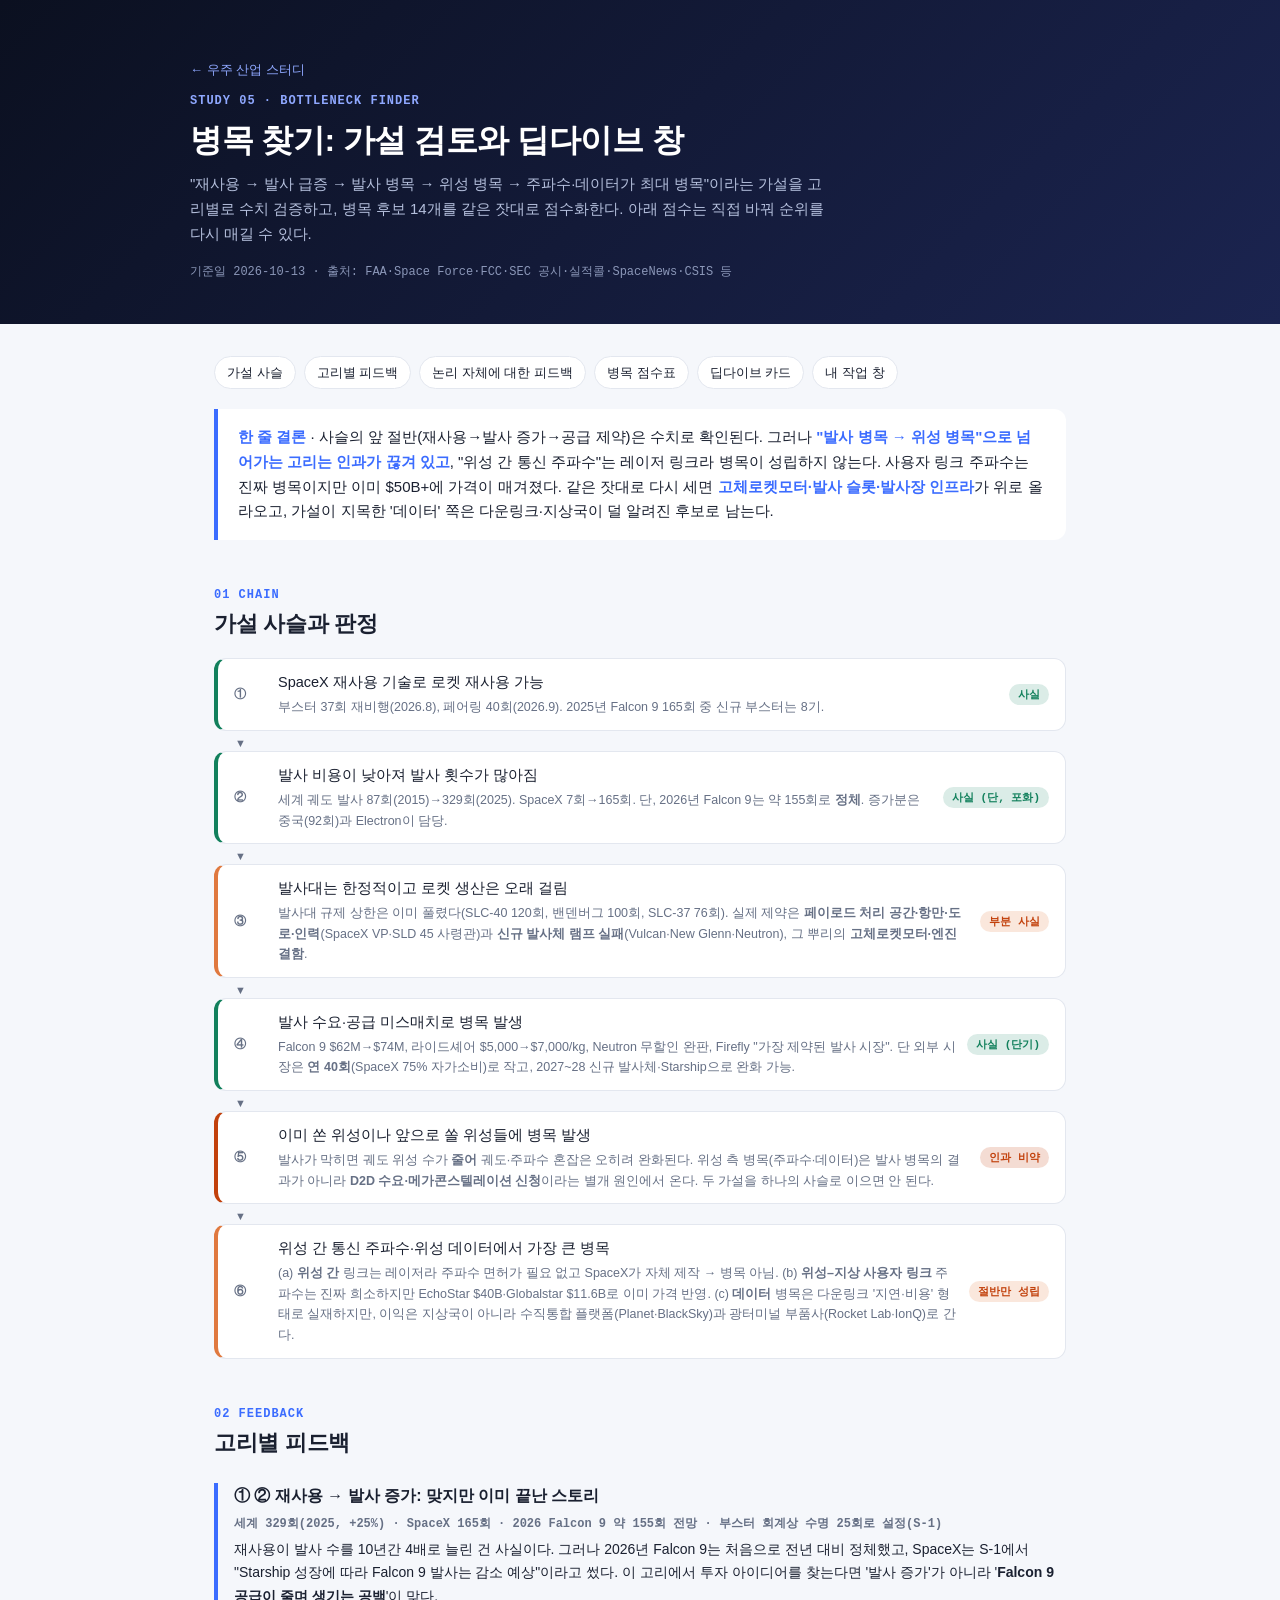
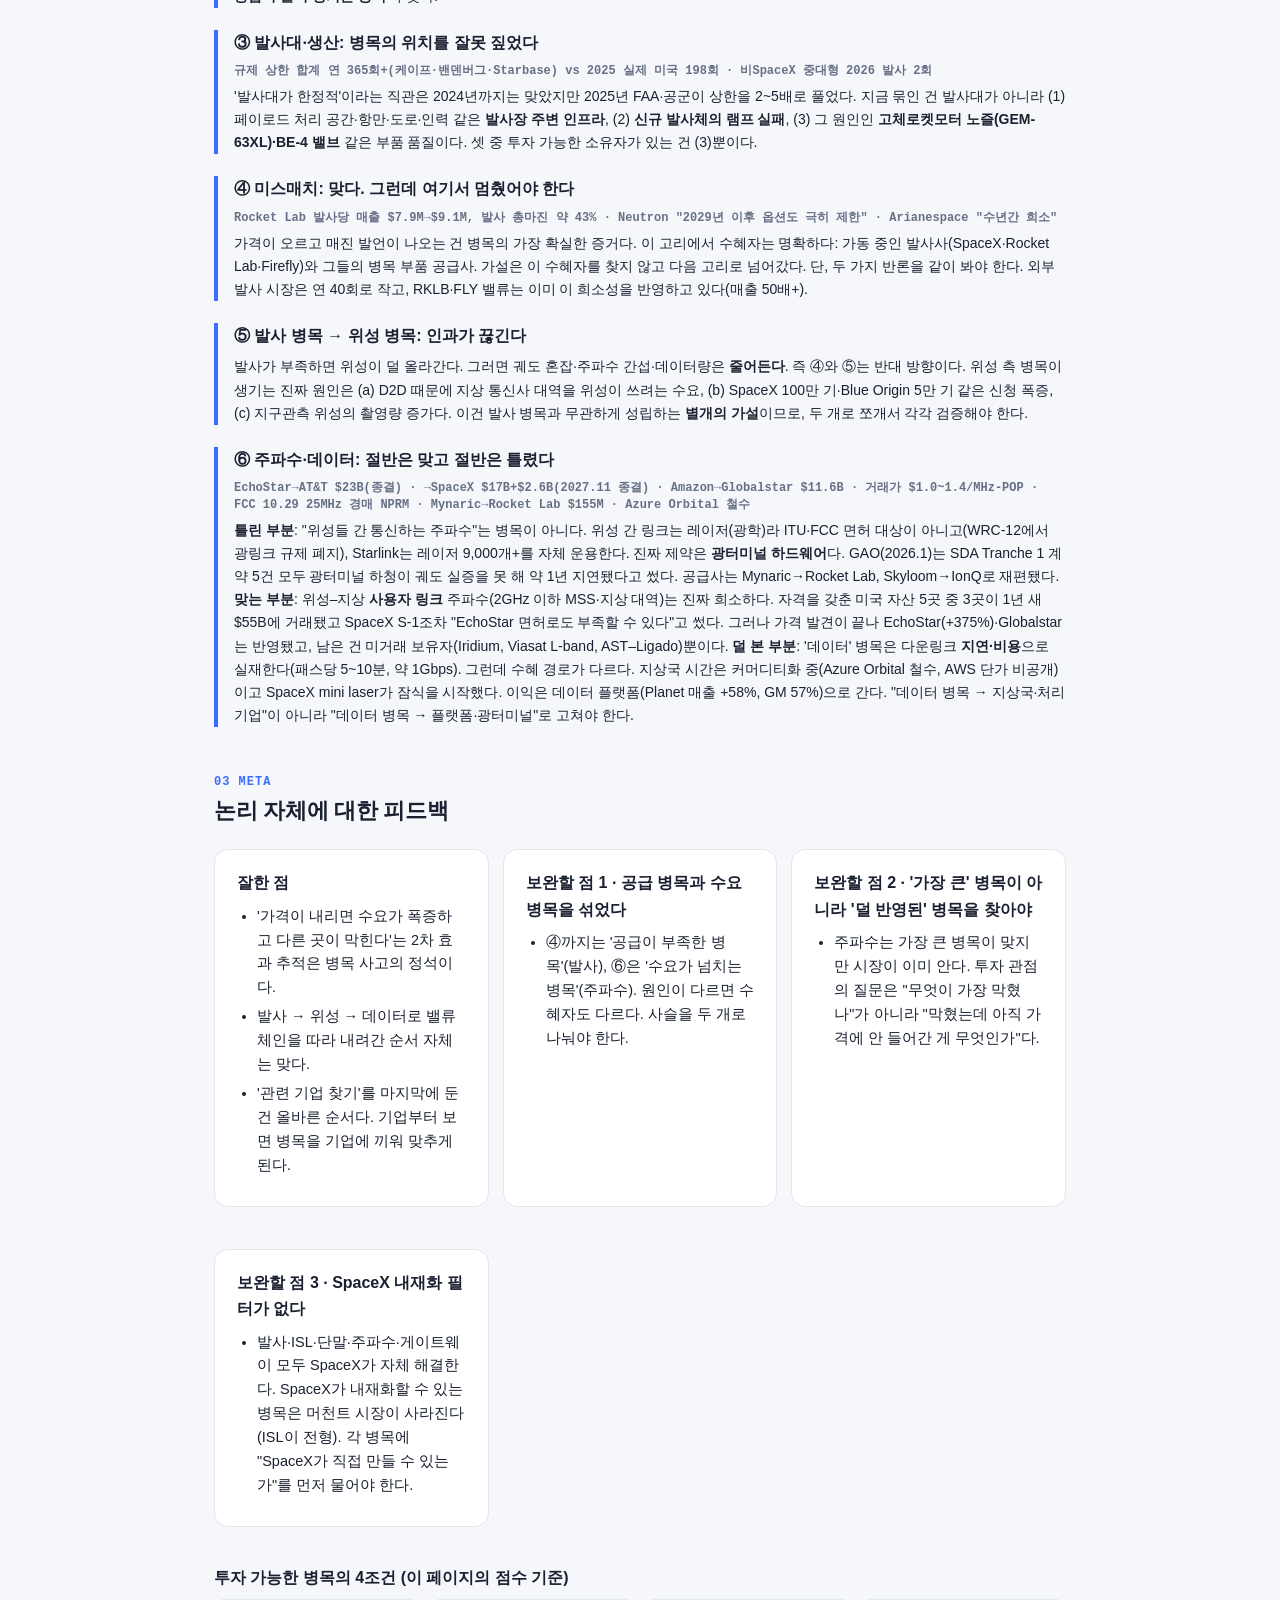
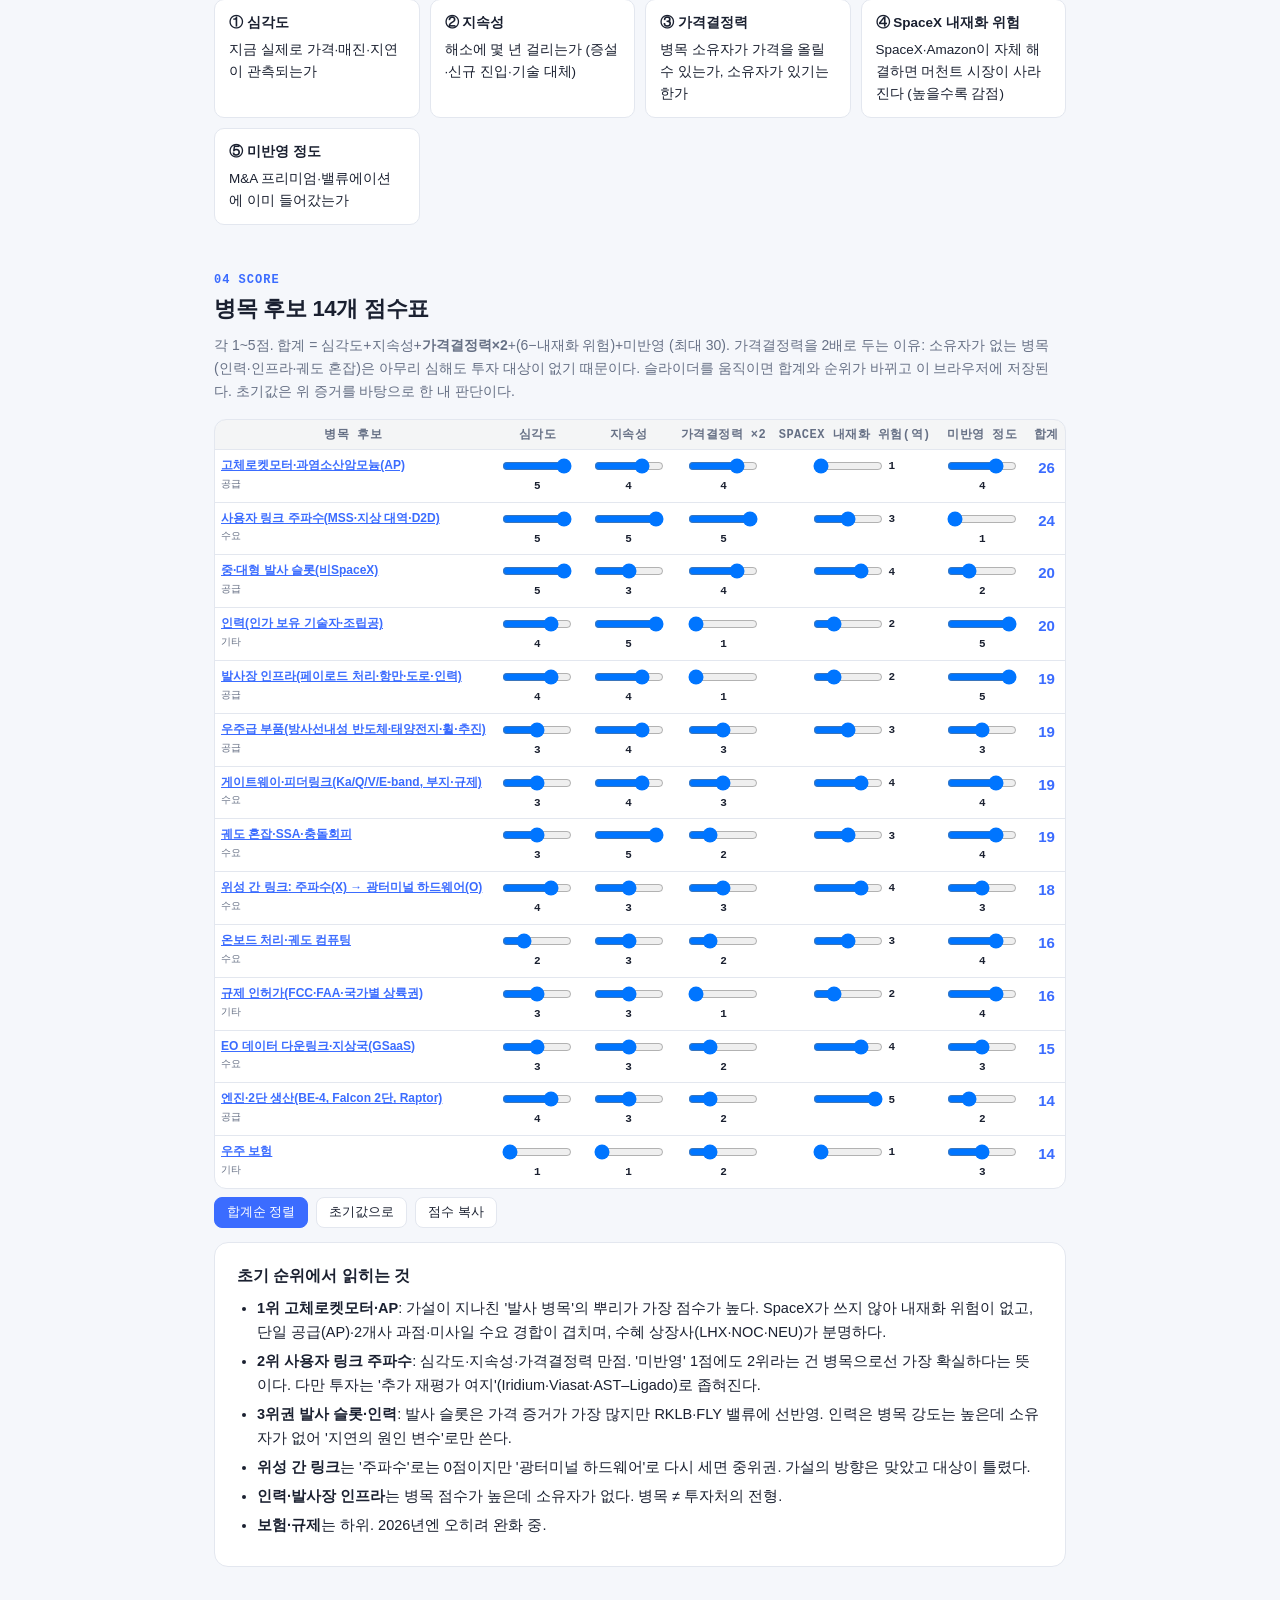
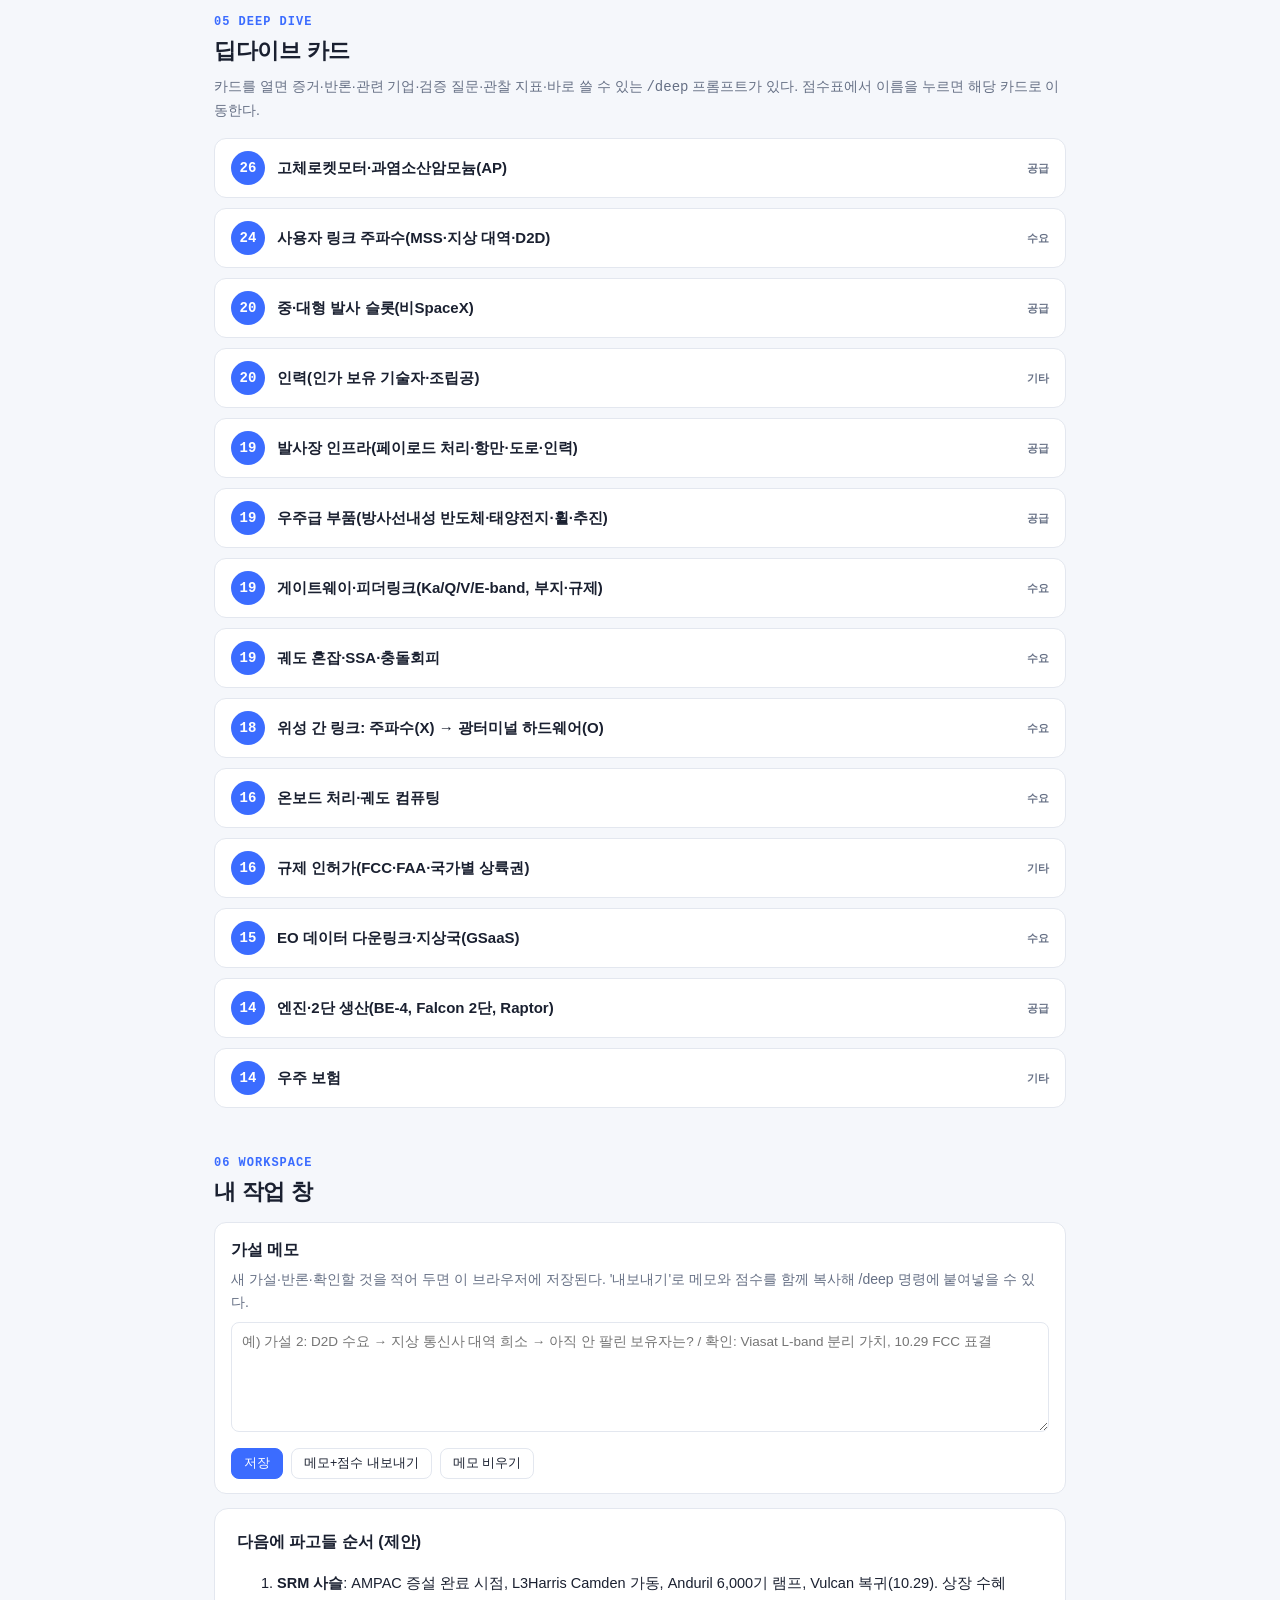
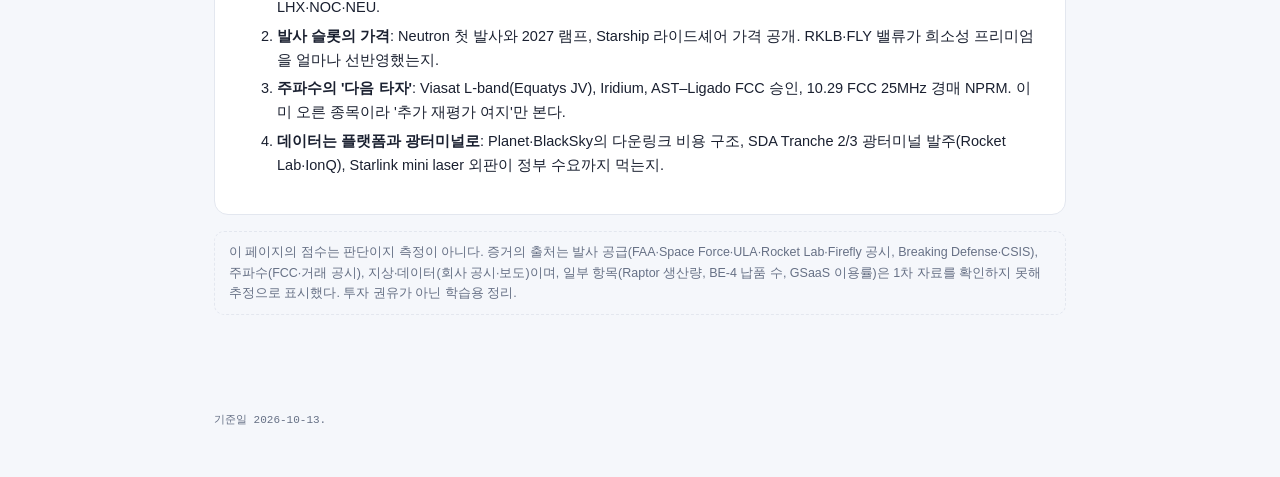
<file: study/bottleneck.html>
<!DOCTYPE html>
<html lang="ko"><head><meta charset="UTF-8"><meta name="viewport" content="width=device-width,initial-scale=1">
<title>우주 산업 병목 찾기</title><link rel="stylesheet" href="../assets/style.css">
<style>
.chain{display:flex;flex-direction:column;gap:0;margin:16px 0}
.node{background:var(--card);border:1px solid var(--line);border-radius:12px;padding:12px 16px;display:grid;grid-template-columns:34px 1fr auto;gap:10px;align-items:center;position:relative}
.node+.node{margin-top:20px}.node+.node::before{content:"▼";position:absolute;top:-18px;left:17px;color:var(--muted);font-size:11px}
.node .n{font:700 12px var(--mono);color:var(--muted)}.node .t{font-size:14.5px}.node .t small{display:block;color:var(--muted);font-size:12.5px;margin-top:2px}
.v{font:700 11px var(--mono);padding:3px 9px;border-radius:999px;white-space:nowrap}
.v.ok{background:rgba(18,128,92,.15);color:var(--good)}.v.half{background:rgba(224,121,63,.18);color:#c2410c}.v.no{background:rgba(194,65,12,.18);color:var(--bad)}
.node.ok{border-left:4px solid var(--good)}.node.half{border-left:4px solid #e0793f}.node.no{border-left:4px solid var(--bad)}
.fb{border-left:4px solid var(--accent);padding-left:16px;margin:22px 0}.fb h3{margin:0 0 6px;font-size:16px}.fb p{margin:6px 0;font-size:14px}.fb .num{font:600 12px var(--mono);color:var(--muted)}
.bn{background:var(--card);border:1px solid var(--line);border-radius:12px;margin:10px 0;overflow:hidden}
.bn summary{cursor:pointer;padding:12px 16px;list-style:none;display:flex;gap:12px;align-items:center}.bn summary::-webkit-details-marker{display:none}
.bn .sc{flex:none;width:34px;height:34px;border-radius:50%;background:var(--accent);color:#fff;font:700 14px var(--mono);display:grid;place-items:center}
.bn .nm{font-weight:800;font-size:15px;flex:1}.bn .gp{font:700 11px var(--mono);color:var(--muted)}
.bn[open] summary{border-bottom:1px solid var(--line)}
.bn dl{margin:0;padding:8px 16px 14px;display:grid;grid-template-columns:84px 1fr;gap:8px 12px}.bn dt{font:700 11px var(--mono);color:var(--accent);padding-top:3px}.bn dt.rk{color:var(--bad)}.bn dd{margin:0;font-size:13.5px}.bn dd ul{margin:0;padding-left:18px}
.dp{display:block;font:12px var(--mono);background:color-mix(in srgb,var(--muted) 10%,transparent);padding:8px 10px;border-radius:8px;white-space:pre-wrap;margin-bottom:6px}
.cp{font-size:12px;padding:3px 10px;border:1px solid var(--line);background:var(--card);color:var(--text);border-radius:6px;cursor:pointer}
.score td,.score th{text-align:center;padding:6px 6px;font-size:12px}.score td.tk{text-align:left;font-weight:700;white-space:nowrap}.score td.tk small{display:block;font-weight:400;color:var(--muted);font-size:10px}
.score input[type=range]{width:70px;vertical-align:middle}.score td span{display:inline-block;width:14px;font:700 11px var(--mono)}.score td.tot b{font-size:15px;color:var(--accent)}
.tool{background:var(--card);border:1px solid var(--line);border-radius:12px;padding:14px 16px;margin:12px 0}
.tool textarea{width:100%;min-height:110px;border:1px solid var(--line);border-radius:8px;padding:10px;font:13.5px var(--sans);background:transparent;color:var(--text)}
.btns{display:flex;gap:8px;flex-wrap:wrap;margin-top:8px}.btns button{font-size:12.5px;padding:6px 12px;border:1px solid var(--line);background:var(--card);color:var(--text);border-radius:8px;cursor:pointer}.btns button.pri{background:var(--accent);color:#fff;border-color:var(--accent)}
.frame{display:grid;grid-template-columns:repeat(auto-fit,minmax(200px,1fr));gap:10px}.frame div{background:var(--card);border:1px solid var(--line);border-radius:10px;padding:12px 14px;font-size:13.5px}.frame b{display:block;margin-bottom:4px}
@media(max-width:560px){.bn dl{grid-template-columns:1fr}.node{grid-template-columns:30px 1fr}.node .v{grid-column:2}}
</style></head>
<body>
<div class="hero"><div class="wrap">
<a class="back" href="../">← 우주 산업 스터디</a>
<div class="eyebrow">Study 05 · Bottleneck Finder</div>
<h1>병목 찾기: 가설 검토와 딥다이브 창</h1>
<p>"재사용 → 발사 급증 → 발사 병목 → 위성 병목 → 주파수·데이터가 최대 병목"이라는 가설을 고리별로 수치 검증하고, 병목 후보 14개를 같은 잣대로 점수화한다. 아래 점수는 직접 바꿔 순위를 다시 매길 수 있다.</p>
<div class="asof">기준일 2026-10-13 · 출처: FAA·Space Force·FCC·SEC 공시·실적콜·SpaceNews·CSIS 등</div>
</div></div>
<main>
<div class="toc"><a href="#h">가설 사슬</a><a href="#f">고리별 피드백</a><a href="#m">논리 자체에 대한 피드백</a><a href="#s">병목 점수표</a><a href="#d">딥다이브 카드</a><a href="#t">내 작업 창</a></div>

<div class="summary"><b>한 줄 결론</b> · 사슬의 앞 절반(재사용→발사 증가→공급 제약)은 수치로 확인된다. 그러나 <b>"발사 병목 → 위성 병목"으로 넘어가는 고리는 인과가 끊겨 있고</b>, "위성 간 통신 주파수"는 레이저 링크라 병목이 성립하지 않는다. 사용자 링크 주파수는 진짜 병목이지만 이미 $50B+에 가격이 매겨졌다. 같은 잣대로 다시 세면 <b>고체로켓모터·발사 슬롯·발사장 인프라</b>가 위로 올라오고, 가설이 지목한 '데이터' 쪽은 다운링크·지상국이 덜 알려진 후보로 남는다.</div>

<h2 id="h"><span class="n">01 CHAIN</span>가설 사슬과 판정</h2>
<div class="chain">
<div class="node ok"><span class="n">①</span><span class="t">SpaceX 재사용 기술로 로켓 재사용 가능<small>부스터 37회 재비행(2026.8), 페어링 40회(2026.9). 2025년 Falcon 9 165회 중 신규 부스터는 8기.</small></span><span class="v ok">사실</span></div>
<div class="node ok"><span class="n">②</span><span class="t">발사 비용이 낮아져 발사 횟수가 많아짐<small>세계 궤도 발사 87회(2015)→329회(2025). SpaceX 7회→165회. 단, 2026년 Falcon 9는 약 155회로 <b>정체</b>. 증가분은 중국(92회)과 Electron이 담당.</small></span><span class="v ok">사실 (단, 포화)</span></div>
<div class="node half"><span class="n">③</span><span class="t">발사대는 한정적이고 로켓 생산은 오래 걸림<small>발사대 규제 상한은 이미 풀렸다(SLC-40 120회, 밴덴버그 100회, SLC-37 76회). 실제 제약은 <b>페이로드 처리 공간·항만·도로·인력</b>(SpaceX VP·SLD 45 사령관)과 <b>신규 발사체 램프 실패</b>(Vulcan·New Glenn·Neutron), 그 뿌리의 <b>고체로켓모터·엔진 결함</b>.</small></span><span class="v half">부분 사실</span></div>
<div class="node ok"><span class="n">④</span><span class="t">발사 수요·공급 미스매치로 병목 발생<small>Falcon 9 $62M→$74M, 라이드셰어 $5,000→$7,000/kg, Neutron 무할인 완판, Firefly "가장 제약된 발사 시장". 단 외부 시장은 <b>연 40회</b>(SpaceX 75% 자가소비)로 작고, 2027~28 신규 발사체·Starship으로 완화 가능.</small></span><span class="v ok">사실 (단기)</span></div>
<div class="node no"><span class="n">⑤</span><span class="t">이미 쏜 위성이나 앞으로 쏠 위성들에 병목 발생<small>발사가 막히면 궤도 위성 수가 <b>줄어</b> 궤도·주파수 혼잡은 오히려 완화된다. 위성 측 병목(주파수·데이터)은 발사 병목의 결과가 아니라 <b>D2D 수요·메가콘스텔레이션 신청</b>이라는 별개 원인에서 온다. 두 가설을 하나의 사슬로 이으면 안 된다.</small></span><span class="v no">인과 비약</span></div>
<div class="node half"><span class="n">⑥</span><span class="t">위성 간 통신 주파수·위성 데이터에서 가장 큰 병목<small>(a) <b>위성 간</b> 링크는 레이저라 주파수 면허가 필요 없고 SpaceX가 자체 제작 → 병목 아님. (b) <b>위성–지상 사용자 링크</b> 주파수는 진짜 희소하지만 EchoStar $40B·Globalstar $11.6B로 이미 가격 반영. (c) <b>데이터</b> 병목은 다운링크 '지연·비용' 형태로 실재하지만, 이익은 지상국이 아니라 수직통합 플랫폼(Planet·BlackSky)과 광터미널 부품사(Rocket Lab·IonQ)로 간다.</small></span><span class="v half">절반만 성립</span></div>
</div>

<h2 id="f"><span class="n">02 FEEDBACK</span>고리별 피드백</h2>
<div class="fb"><h3>① ② 재사용 → 발사 증가: 맞지만 이미 끝난 스토리</h3><p class="num">세계 329회(2025, +25%) · SpaceX 165회 · 2026 Falcon 9 약 155회 전망 · 부스터 회계상 수명 25회로 설정(S-1)</p><p>재사용이 발사 수를 10년간 4배로 늘린 건 사실이다. 그러나 2026년 Falcon 9는 처음으로 전년 대비 정체했고, SpaceX는 S-1에서 "Starship 성장에 따라 Falcon 9 발사는 감소 예상"이라고 썼다. 이 고리에서 투자 아이디어를 찾는다면 '발사 증가'가 아니라 '<b>Falcon 9 공급이 줄며 생기는 공백</b>'이 맞다.</p></div>
<div class="fb"><h3>③ 발사대·생산: 병목의 위치를 잘못 짚었다</h3><p class="num">규제 상한 합계 연 365회+(케이프·밴덴버그·Starbase) vs 2025 실제 미국 198회 · 비SpaceX 중대형 2026 발사 2회</p><p>'발사대가 한정적'이라는 직관은 2024년까지는 맞았지만 2025년 FAA·공군이 상한을 2~5배로 풀었다. 지금 묶인 건 발사대가 아니라 (1) 페이로드 처리 공간·항만·도로·인력 같은 <b>발사장 주변 인프라</b>, (2) <b>신규 발사체의 램프 실패</b>, (3) 그 원인인 <b>고체로켓모터 노즐(GEM-63XL)·BE-4 밸브</b> 같은 부품 품질이다. 셋 중 투자 가능한 소유자가 있는 건 (3)뿐이다.</p></div>
<div class="fb"><h3>④ 미스매치: 맞다. 그런데 여기서 멈췄어야 한다</h3><p class="num">Rocket Lab 발사당 매출 $7.9M→$9.1M, 발사 총마진 약 43% · Neutron "2029년 이후 옵션도 극히 제한" · Arianespace "수년간 희소"</p><p>가격이 오르고 매진 발언이 나오는 건 병목의 가장 확실한 증거다. 이 고리에서 수혜자는 명확하다: 가동 중인 발사사(SpaceX·Rocket Lab·Firefly)와 그들의 병목 부품 공급사. 가설은 이 수혜자를 찾지 않고 다음 고리로 넘어갔다. 단, 두 가지 반론을 같이 봐야 한다. 외부 발사 시장은 연 40회로 작고, RKLB·FLY 밸류는 이미 이 희소성을 반영하고 있다(매출 50배+).</p></div>
<div class="fb"><h3>⑤ 발사 병목 → 위성 병목: 인과가 끊긴다</h3><p>발사가 부족하면 위성이 덜 올라간다. 그러면 궤도 혼잡·주파수 간섭·데이터량은 <b>줄어든다</b>. 즉 ④와 ⑤는 반대 방향이다. 위성 측 병목이 생기는 진짜 원인은 (a) D2D 때문에 지상 통신사 대역을 위성이 쓰려는 수요, (b) SpaceX 100만 기·Blue Origin 5만 기 같은 신청 폭증, (c) 지구관측 위성의 촬영량 증가다. 이건 발사 병목과 무관하게 성립하는 <b>별개의 가설</b>이므로, 두 개로 쪼개서 각각 검증해야 한다.</p></div>
<div class="fb"><h3>⑥ 주파수·데이터: 절반은 맞고 절반은 틀렸다</h3><p class="num">EchoStar→AT&T $23B(종결) · →SpaceX $17B+$2.6B(2027.11 종결) · Amazon→Globalstar $11.6B · 거래가 $1.0~1.4/MHz-POP · FCC 10.29 25MHz 경매 NPRM · Mynaric→Rocket Lab $155M · Azure Orbital 철수</p><p><b>틀린 부분</b>: "위성들 간 통신하는 주파수"는 병목이 아니다. 위성 간 링크는 레이저(광학)라 ITU·FCC 면허 대상이 아니고(WRC-12에서 광링크 규제 폐지), Starlink는 레이저 9,000개+를 자체 운용한다. 진짜 제약은 <b>광터미널 하드웨어</b>다. GAO(2026.1)는 SDA Tranche 1 계약 5건 모두 광터미널 하청이 궤도 실증을 못 해 약 1년 지연됐다고 썼다. 공급사는 Mynaric→Rocket Lab, Skyloom→IonQ로 재편됐다. <b>맞는 부분</b>: 위성–지상 <b>사용자 링크</b> 주파수(2GHz 이하 MSS·지상 대역)는 진짜 희소하다. 자격을 갖춘 미국 자산 5곳 중 3곳이 1년 새 $55B에 거래됐고 SpaceX S-1조차 "EchoStar 면허로도 부족할 수 있다"고 썼다. 그러나 가격 발견이 끝나 EchoStar(+375%)·Globalstar는 반영됐고, 남은 건 미거래 보유자(Iridium, Viasat L-band, AST–Ligado)뿐이다. <b>덜 본 부분</b>: '데이터' 병목은 다운링크 <b>지연·비용</b>으로 실재한다(패스당 5~10분, 약 1Gbps). 그런데 수혜 경로가 다르다. 지상국 시간은 커머디티화 중(Azure Orbital 철수, AWS 단가 비공개)이고 SpaceX mini laser가 잠식을 시작했다. 이익은 데이터 플랫폼(Planet 매출 +58%, GM 57%)으로 간다. "데이터 병목 → 지상국·처리 기업"이 아니라 "데이터 병목 → 플랫폼·광터미널"로 고쳐야 한다.</p></div>

<h2 id="m"><span class="n">03 META</span>논리 자체에 대한 피드백</h2>
<div class="grid">
<div class="card"><b>잘한 점</b><ul><li>'가격이 내리면 수요가 폭증하고 다른 곳이 막힌다'는 2차 효과 추적은 병목 사고의 정석이다.</li><li>발사 → 위성 → 데이터로 밸류체인을 따라 내려간 순서 자체는 맞다.</li><li>'관련 기업 찾기'를 마지막에 둔 건 올바른 순서다. 기업부터 보면 병목을 기업에 끼워 맞추게 된다.</li></ul></div>
<div class="card"><b>보완할 점 1 · 공급 병목과 수요 병목을 섞었다</b><ul><li>④까지는 '공급이 부족한 병목'(발사), ⑥은 '수요가 넘치는 병목'(주파수). 원인이 다르면 수혜자도 다르다. 사슬을 두 개로 나눠야 한다.</li></ul></div>
<div class="card"><b>보완할 점 2 · '가장 큰' 병목이 아니라 '덜 반영된' 병목을 찾아야</b><ul><li>주파수는 가장 큰 병목이 맞지만 시장이 이미 안다. 투자 관점의 질문은 "무엇이 가장 막혔나"가 아니라 "막혔는데 아직 가격에 안 들어간 게 무엇인가"다.</li></ul></div>
<div class="card"><b>보완할 점 3 · SpaceX 내재화 필터가 없다</b><ul><li>발사·ISL·단말·주파수·게이트웨이 모두 SpaceX가 자체 해결한다. SpaceX가 내재화할 수 있는 병목은 머천트 시장이 사라진다(ISL이 전형). 각 병목에 "SpaceX가 직접 만들 수 있는가"를 먼저 물어야 한다.</li></ul></div>
</div>
<h3>투자 가능한 병목의 4조건 (이 페이지의 점수 기준)</h3>
<div class="frame">
<div><b>① 심각도</b>지금 실제로 가격·매진·지연이 관측되는가</div>
<div><b>② 지속성</b>해소에 몇 년 걸리는가 (증설·신규 진입·기술 대체)</div>
<div><b>③ 가격결정력</b>병목 소유자가 가격을 올릴 수 있는가, 소유자가 있기는 한가</div>
<div><b>④ SpaceX 내재화 위험</b>SpaceX·Amazon이 자체 해결하면 머천트 시장이 사라진다 (높을수록 감점)</div>
<div><b>⑤ 미반영 정도</b>M&A 프리미엄·밸류에이션에 이미 들어갔는가</div>
</div>

<h2 id="s"><span class="n">04 SCORE</span>병목 후보 14개 점수표</h2>
<p class="lead">각 1~5점. 합계 = 심각도+지속성+<b>가격결정력×2</b>+(6−내재화 위험)+미반영 (최대 30). 가격결정력을 2배로 두는 이유: 소유자가 없는 병목(인력·인프라·궤도 혼잡)은 아무리 심해도 투자 대상이 없기 때문이다. 슬라이더를 움직이면 합계와 순위가 바뀌고 이 브라우저에 저장된다. 초기값은 위 증거를 바탕으로 한 내 판단이다.</p>
<div class="tw"><table class="score" id="scoreTbl"><tr><th>병목 후보</th><th>심각도</th><th>지속성</th><th>가격결정력 ×2</th><th>SpaceX 내재화 위험(역)</th><th>미반영 정도</th><th>합계</th></tr><tr data-id="srm"><td class="tk"><a href="#c-srm">고체로켓모터·과염소산암모늄(AP)</a><small>공급</small></td><td><input type="range" min="1" max="5" value="5" data-k="sev"><span>5</span></td><td><input type="range" min="1" max="5" value="4" data-k="dur"><span>4</span></td><td><input type="range" min="1" max="5" value="4" data-k="pw"><span>4</span></td><td><input type="range" min="1" max="5" value="1" data-k="spx"><span>1</span></td><td><input type="range" min="1" max="5" value="4" data-k="unp"><span>4</span></td><td class="tot"><b>26</b></td></tr><tr data-id="spectrum"><td class="tk"><a href="#c-spectrum">사용자 링크 주파수(MSS·지상 대역·D2D)</a><small>수요</small></td><td><input type="range" min="1" max="5" value="5" data-k="sev"><span>5</span></td><td><input type="range" min="1" max="5" value="5" data-k="dur"><span>5</span></td><td><input type="range" min="1" max="5" value="5" data-k="pw"><span>5</span></td><td><input type="range" min="1" max="5" value="3" data-k="spx"><span>3</span></td><td><input type="range" min="1" max="5" value="1" data-k="unp"><span>1</span></td><td class="tot"><b>24</b></td></tr><tr data-id="slot"><td class="tk"><a href="#c-slot">중·대형 발사 슬롯(비SpaceX)</a><small>공급</small></td><td><input type="range" min="1" max="5" value="5" data-k="sev"><span>5</span></td><td><input type="range" min="1" max="5" value="3" data-k="dur"><span>3</span></td><td><input type="range" min="1" max="5" value="4" data-k="pw"><span>4</span></td><td><input type="range" min="1" max="5" value="4" data-k="spx"><span>4</span></td><td><input type="range" min="1" max="5" value="2" data-k="unp"><span>2</span></td><td class="tot"><b>20</b></td></tr><tr data-id="labor"><td class="tk"><a href="#c-labor">인력(인가 보유 기술자·조립공)</a><small>기타</small></td><td><input type="range" min="1" max="5" value="4" data-k="sev"><span>4</span></td><td><input type="range" min="1" max="5" value="5" data-k="dur"><span>5</span></td><td><input type="range" min="1" max="5" value="1" data-k="pw"><span>1</span></td><td><input type="range" min="1" max="5" value="2" data-k="spx"><span>2</span></td><td><input type="range" min="1" max="5" value="5" data-k="unp"><span>5</span></td><td class="tot"><b>20</b></td></tr><tr data-id="infra"><td class="tk"><a href="#c-infra">발사장 인프라(페이로드 처리·항만·도로·인력)</a><small>공급</small></td><td><input type="range" min="1" max="5" value="4" data-k="sev"><span>4</span></td><td><input type="range" min="1" max="5" value="4" data-k="dur"><span>4</span></td><td><input type="range" min="1" max="5" value="1" data-k="pw"><span>1</span></td><td><input type="range" min="1" max="5" value="2" data-k="spx"><span>2</span></td><td><input type="range" min="1" max="5" value="5" data-k="unp"><span>5</span></td><td class="tot"><b>19</b></td></tr><tr data-id="parts"><td class="tk"><a href="#c-parts">우주급 부품(방사선내성 반도체·태양전지·휠·추진)</a><small>공급</small></td><td><input type="range" min="1" max="5" value="3" data-k="sev"><span>3</span></td><td><input type="range" min="1" max="5" value="4" data-k="dur"><span>4</span></td><td><input type="range" min="1" max="5" value="3" data-k="pw"><span>3</span></td><td><input type="range" min="1" max="5" value="3" data-k="spx"><span>3</span></td><td><input type="range" min="1" max="5" value="3" data-k="unp"><span>3</span></td><td class="tot"><b>19</b></td></tr><tr data-id="gateway"><td class="tk"><a href="#c-gateway">게이트웨이·피더링크(Ka/Q/V/E-band, 부지·규제)</a><small>수요</small></td><td><input type="range" min="1" max="5" value="3" data-k="sev"><span>3</span></td><td><input type="range" min="1" max="5" value="4" data-k="dur"><span>4</span></td><td><input type="range" min="1" max="5" value="3" data-k="pw"><span>3</span></td><td><input type="range" min="1" max="5" value="4" data-k="spx"><span>4</span></td><td><input type="range" min="1" max="5" value="4" data-k="unp"><span>4</span></td><td class="tot"><b>19</b></td></tr><tr data-id="ssa"><td class="tk"><a href="#c-ssa">궤도 혼잡·SSA·충돌회피</a><small>수요</small></td><td><input type="range" min="1" max="5" value="3" data-k="sev"><span>3</span></td><td><input type="range" min="1" max="5" value="5" data-k="dur"><span>5</span></td><td><input type="range" min="1" max="5" value="2" data-k="pw"><span>2</span></td><td><input type="range" min="1" max="5" value="3" data-k="spx"><span>3</span></td><td><input type="range" min="1" max="5" value="4" data-k="unp"><span>4</span></td><td class="tot"><b>19</b></td></tr><tr data-id="isl"><td class="tk"><a href="#c-isl">위성 간 링크: 주파수(X) → 광터미널 하드웨어(O)</a><small>수요</small></td><td><input type="range" min="1" max="5" value="4" data-k="sev"><span>4</span></td><td><input type="range" min="1" max="5" value="3" data-k="dur"><span>3</span></td><td><input type="range" min="1" max="5" value="3" data-k="pw"><span>3</span></td><td><input type="range" min="1" max="5" value="4" data-k="spx"><span>4</span></td><td><input type="range" min="1" max="5" value="3" data-k="unp"><span>3</span></td><td class="tot"><b>18</b></td></tr><tr data-id="edge"><td class="tk"><a href="#c-edge">온보드 처리·궤도 컴퓨팅</a><small>수요</small></td><td><input type="range" min="1" max="5" value="2" data-k="sev"><span>2</span></td><td><input type="range" min="1" max="5" value="3" data-k="dur"><span>3</span></td><td><input type="range" min="1" max="5" value="2" data-k="pw"><span>2</span></td><td><input type="range" min="1" max="5" value="3" data-k="spx"><span>3</span></td><td><input type="range" min="1" max="5" value="4" data-k="unp"><span>4</span></td><td class="tot"><b>16</b></td></tr><tr data-id="reg"><td class="tk"><a href="#c-reg">규제 인허가(FCC·FAA·국가별 상륙권)</a><small>기타</small></td><td><input type="range" min="1" max="5" value="3" data-k="sev"><span>3</span></td><td><input type="range" min="1" max="5" value="3" data-k="dur"><span>3</span></td><td><input type="range" min="1" max="5" value="1" data-k="pw"><span>1</span></td><td><input type="range" min="1" max="5" value="2" data-k="spx"><span>2</span></td><td><input type="range" min="1" max="5" value="4" data-k="unp"><span>4</span></td><td class="tot"><b>16</b></td></tr><tr data-id="downlink"><td class="tk"><a href="#c-downlink">EO 데이터 다운링크·지상국(GSaaS)</a><small>수요</small></td><td><input type="range" min="1" max="5" value="3" data-k="sev"><span>3</span></td><td><input type="range" min="1" max="5" value="3" data-k="dur"><span>3</span></td><td><input type="range" min="1" max="5" value="2" data-k="pw"><span>2</span></td><td><input type="range" min="1" max="5" value="4" data-k="spx"><span>4</span></td><td><input type="range" min="1" max="5" value="3" data-k="unp"><span>3</span></td><td class="tot"><b>15</b></td></tr><tr data-id="engine"><td class="tk"><a href="#c-engine">엔진·2단 생산(BE-4, Falcon 2단, Raptor)</a><small>공급</small></td><td><input type="range" min="1" max="5" value="4" data-k="sev"><span>4</span></td><td><input type="range" min="1" max="5" value="3" data-k="dur"><span>3</span></td><td><input type="range" min="1" max="5" value="2" data-k="pw"><span>2</span></td><td><input type="range" min="1" max="5" value="5" data-k="spx"><span>5</span></td><td><input type="range" min="1" max="5" value="2" data-k="unp"><span>2</span></td><td class="tot"><b>14</b></td></tr><tr data-id="ins"><td class="tk"><a href="#c-ins">우주 보험</a><small>기타</small></td><td><input type="range" min="1" max="5" value="1" data-k="sev"><span>1</span></td><td><input type="range" min="1" max="5" value="1" data-k="dur"><span>1</span></td><td><input type="range" min="1" max="5" value="2" data-k="pw"><span>2</span></td><td><input type="range" min="1" max="5" value="1" data-k="spx"><span>1</span></td><td><input type="range" min="1" max="5" value="3" data-k="unp"><span>3</span></td><td class="tot"><b>14</b></td></tr></table></div>
<div class="btns"><button class="pri" id="sortBtn">합계순 정렬</button><button id="resetBtn">초기값으로</button><button id="exportBtn">점수 복사</button></div>
<div class="card" style="margin-top:14px"><b>초기 순위에서 읽히는 것</b><ul>
<li><b>1위 고체로켓모터·AP</b>: 가설이 지나친 '발사 병목'의 뿌리가 가장 점수가 높다. SpaceX가 쓰지 않아 내재화 위험이 없고, 단일 공급(AP)·2개사 과점·미사일 수요 경합이 겹치며, 수혜 상장사(LHX·NOC·NEU)가 분명하다.</li>
<li><b>2위 사용자 링크 주파수</b>: 심각도·지속성·가격결정력 만점. '미반영' 1점에도 2위라는 건 병목으로선 가장 확실하다는 뜻이다. 다만 투자는 '추가 재평가 여지'(Iridium·Viasat·AST–Ligado)로 좁혀진다.</li>
<li><b>3위권 발사 슬롯·인력</b>: 발사 슬롯은 가격 증거가 가장 많지만 RKLB·FLY 밸류에 선반영. 인력은 병목 강도는 높은데 소유자가 없어 '지연의 원인 변수'로만 쓴다.</li>
<li><b>위성 간 링크</b>는 '주파수'로는 0점이지만 '광터미널 하드웨어'로 다시 세면 중위권. 가설의 방향은 맞았고 대상이 틀렸다.</li>
<li><b>인력·발사장 인프라</b>는 병목 점수가 높은데 소유자가 없다. 병목 ≠ 투자처의 전형.</li>
<li><b>보험·규제</b>는 하위. 2026년엔 오히려 완화 중.</li></ul></div>

<h2 id="d"><span class="n">05 DEEP DIVE</span>딥다이브 카드</h2>
<p class="lead">카드를 열면 증거·반론·관련 기업·검증 질문·관찰 지표·바로 쓸 수 있는 <code>/deep</code> 프롬프트가 있다. 점수표에서 이름을 누르면 해당 카드로 이동한다.</p>
<details class="bn" id="c-srm"><summary><span class="sc" data-id="srm">26</span><span class="nm">고체로켓모터·과염소산암모늄(AP)</span><span class="gp">공급</span></summary>
<dl><dt>증거</dt><dd>미국 SRM 제조사 6곳(1995)→2곳(Northrop·L3Harris Aerojet). AP는 AMPAC(NewMarket, NEU) 단일 공급. CSIS(2026.6) &#x27;가장 결정적 단일 제약&#x27;. Vulcan은 GEM-63XL 노즐 결함으로 4회 중 2회 이상→그라운딩. L3Harris는 2026.10 GMLRS 추진 $250M(역대 최대 수량), THAAD 추진 $6B+. 신규 진입 Anduril(연 6,000기 목표)·Ursa Major(IPO 계획).</dd><dt class="rk">반론·한계</dt><dd>미사일 수요가 우선이라 발사체용은 후순위. 신규 진입자 2027~28 가동 시 완화. SpaceX는 SRM 미사용이라 내재화 위험 없음.</dd><dt>관련 기업</dt><dd>L3Harris(LHX), Northrop(NOC), NewMarket(NEU, AMPAC), General Dynamics(GD); 비상장 Anduril·Ursa Major·X-Bow</dd>
<dt>검증 질문</dt><dd><ul><li>AP 생산능력 2026~27 증설 후에도 수요(연 5,000기 요격체 목표) 대비 부족한가</li><li>노즐·점화기·케이스 하위 공급사 중 상장사가 있는가</li><li>Vulcan 복귀(NET 10.29) 후 GEM-63XL 재발 여부</li></ul></dd><dt>관찰 지표</dt><dd><ul><li>L3Harris·Northrop 분기 SRM 수주·백로그</li><li>AMPAC 증설 완료 공시</li><li>Vulcan 발사 수(2026 목표 16~18 vs 실적 1)</li></ul></dd>
<dt>딥리서치</dt><dd><a href="srm.html"><b>→ 딥다이브 페이지 완료: 고체로켓모터 병목</b></a><br><code class="dp">/deep 고체로켓모터·과염소산암모늄(AP) 병목: 심각도·지속성·가격결정력·SpaceX 내재화 여부·주가 반영 정도를 최근 12개월 CEO·규제당국·애널리스트 발언으로 검증하고 수혜 상장사를 찾아줘</code><button class="cp" data-t="/deep 고체로켓모터·과염소산암모늄(AP) 병목: 심각도·지속성·가격결정력·SpaceX 내재화 여부·주가 반영 정도를 최근 12개월 CEO·규제당국·애널리스트 발언으로 검증하고 수혜 상장사를 찾아줘">복사</button></dd></dl></details>
<details class="bn" id="c-spectrum"><summary><span class="sc" data-id="spectrum">24</span><span class="nm">사용자 링크 주파수(MSS·지상 대역·D2D)</span><span class="gp">수요</span></summary>
<dl><dt>증거</dt><dd>&#x27;2GHz 이하 + 전국 단일 면허 + 위성 사용 허용&#x27; 자산은 미국에 5곳(EchoStar·Globalstar·Ligado·Iridium·Viasat/Inmarsat)뿐이었고 2025~26년에 3곳이 거래됐다: EchoStar→AT&amp;T $23B(2026.7.28 종결), →SpaceX $17B+$2.6B(2027.11.30 종결 목표), Amazon→Globalstar $11.6B(2027 종결). 거래가 약 $1.0~1.4/MHz-POP, 지상 AWS-3 재경매(2026.6) $2.53로 반등. SpaceX S-1 리스크 요인: &#x27;EchoStar 면허로도 늘어나는 수요를 충당 못 할 수 있다&#x27;. FCC 10.29 공개회의 안건은 1675~1695+2020~2025MHz 25MHz 경매 규칙 제정(경매 시점 미정). EPFD 논쟁은 2026.4.30 FCC가 고정 한도를 성능기반 보호로 대체하며 종결(NGSO 용량 최대 7배). WRC-27 의제 1.13(D2D용 MSS 신규 분배)이 다음 공급.</dd><dt class="rk">반론·한계</dt><dd>가장 확실한 병목이지만 가격 발견이 거의 끝났다. EchoStar(2025 +375%)·Globalstar는 반영 완료. 남은 레버리지는 미거래 보유자(Iridium, Viasat/Inmarsat L-band→Space42 JV &#x27;Equatys&#x27; $1B, AST–Ligado FCC 승인 대기). SpaceX·Amazon이 인수로 내재화해 머천트 수요가 줄어든다.</dd><dt>관련 기업</dt><dd>Viasat(VSAT), EchoStar(ECHO), Iridium(IRDM), Globalstar(GSAT→AMZN), AST(ASTS, 리스·Ligado), SpaceX(SPCX); 통신사 T·VZ·TMUS</dd>
<dt>검증 질문</dt><dd><ul><li>AST–Ligado L-band 45MHz FCC 승인 여부(Iridium 반대 중)와 시점</li><li>Viasat–Space42 Equatys 종결 시 Viasat L-band의 암묵 가치</li><li>2026.8 비면허 D2D NPRM(2.4/5.7GHz 200MHz+)이 희소성을 완화하는가</li><li>WRC-27 AI 1.13 결과</li></ul></dd><dt>관찰 지표</dt><dd><ul><li>주파수 $/MHz-POP(거래·경매)</li><li>FCC 10.29 NPRM 내용·경매 일정</li><li>EchoStar→SpaceX 2027.11.30 종결</li></ul></dd>
<dt>딥리서치</dt><dd><code class="dp">/deep 사용자 링크 주파수(MSS·지상 대역·D2D) 병목: 심각도·지속성·가격결정력·SpaceX 내재화 여부·주가 반영 정도를 최근 12개월 CEO·규제당국·애널리스트 발언으로 검증하고 수혜 상장사를 찾아줘</code><button class="cp" data-t="/deep 사용자 링크 주파수(MSS·지상 대역·D2D) 병목: 심각도·지속성·가격결정력·SpaceX 내재화 여부·주가 반영 정도를 최근 12개월 CEO·규제당국·애널리스트 발언으로 검증하고 수혜 상장사를 찾아줘">복사</button></dd></dl></details>
<details class="bn" id="c-slot"><summary><span class="sc" data-id="slot">20</span><span class="nm">중·대형 발사 슬롯(비SpaceX)</span><span class="gp">공급</span></summary>
<dl><dt>증거</dt><dd>2026년 비SpaceX 서방 중대형 발사: Vulcan 1회(후 그라운딩), New Glenn 1회 실패+발사대 폭발, Neutron 0회, Alpha 1회. Falcon 9 리스트가 $62M→$74M, 라이드셰어 $5,000→$7,000/kg. Neutron $50~55M 무할인 완판. Firefly CEO &#x27;지금까지 본 것 중 가장 제약된 발사 시장&#x27;, 2027 Alpha 대부분 매진. Rocket Lab CEO &#x27;2029년 이후 옵션은 극히 제한&#x27;. Amazon FCC 제출(2026.1): &#x27;2025년 계획 20회+ 중 7회만 발사&#x27;, &#x27;근일 발사 부족이 1차 제약 요인&#x27;, 가속 위해 계약가 초과 지급. SpaceX S-1: 외부 고객 발사 45회(2024)→43회(2025)→1Q26 7회, &#x27;자체 페이로드 우선 배정이 Space 매출 성장을 제한할 수 있다&#x27;. 보도: Falcon 9 2028년 이후 신규 주문 중단.</dd><dt class="rk">반론·한계</dt><dd>SpaceX Space 세그먼트 총마진 약 67%(추정)인데 ASP는 &#x27;전년 대비 대체로 동일&#x27;(S-1) → SpaceX는 가격보다 물량·내부 사용을 택한다. Starship 상용화는 공급을 늘릴 수도, Falcon 9 축소로 2027~29 공백을 키울 수도 있다. RKLB·FLY 밸류는 이미 매출 40~50배.</dd><dt>관련 기업</dt><dd>Rocket Lab(RKLB), Firefly(FLY), SpaceX(SPCX); 비상장 ULA·Blue Origin·Stoke·Relativity</dd>
<dt>검증 질문</dt><dd><ul><li>Neutron 첫 발사 성공 후 2027년 3회·2028년 5회 램프가 현실적인가</li><li>Starship 상용 라이드셰어 가격이 Falcon 9 대비 얼마나 낮아지는가</li><li>Amazon Leo 38회 Vulcan 백로그가 실제 소화되는 시점</li></ul></dd><dt>관찰 지표</dt><dd><ul><li>Falcon 9 리스트가·라이드셰어 $/kg(연 1회 갱신)</li><li>Neutron·New Glenn·Vulcan 연간 발사 수</li><li>Firefly·RKLB 발사 세그먼트 총마진(RKLB 2Q26 약 43%)</li></ul></dd>
<dt>딥리서치</dt><dd><code class="dp">/deep 중·대형 발사 슬롯(비SpaceX) 병목: 심각도·지속성·가격결정력·SpaceX 내재화 여부·주가 반영 정도를 최근 12개월 CEO·규제당국·애널리스트 발언으로 검증하고 수혜 상장사를 찾아줘</code><button class="cp" data-t="/deep 중·대형 발사 슬롯(비SpaceX) 병목: 심각도·지속성·가격결정력·SpaceX 내재화 여부·주가 반영 정도를 최근 12개월 CEO·규제당국·애널리스트 발언으로 검증하고 수혜 상장사를 찾아줘">복사</button></dd></dl></details>
<details class="bn" id="c-labor"><summary><span class="sc" data-id="labor">20</span><span class="nm">인력(인가 보유 기술자·조립공)</span><span class="gp">기타</span></summary>
<dl><dt>증거</dt><dd>RAND(2026.8.31): 기술자 수요 3만 vs 공급 1.1만, 조립공 24.4만 vs 인증 인력 1.3만(19:1), Secret 인가 87일+. 업계 95%가 채용난. SLD 45 승인 보직 450개 미충원. Rocket Lab Neutron 인력 1,448명(+250/분기).</dd><dt class="rk">반론·한계</dt><dd>소유자가 없다. 임금 상승은 전 업계 비용 증가로만 나타난다. 투자 대상이 아니라 &#x27;램프 지연&#x27;의 원인 변수.</dd><dt>관련 기업</dt><dd>직접 수혜 없음. 간접: 자동화·3D프린팅(Velo3D VLD), 인력 집약도 낮은 수직통합 기업</dd>
<dt>검증 질문</dt><dd><ul><li>SDA·Golden Dome 양산 일정 대비 인가 인력 충원 속도</li><li>인력난이 발사체 램프(Neutron·Vulcan) 지연의 몇 %를 설명하는가</li></ul></dd><dt>관찰 지표</dt><dd><ul><li>RAND·SIA 인력 보고서 갱신</li><li>방산·우주 기업 임금 상승률</li></ul></dd>
<dt>딥리서치</dt><dd><code class="dp">/deep 인력(인가 보유 기술자·조립공) 병목: 심각도·지속성·가격결정력·SpaceX 내재화 여부·주가 반영 정도를 최근 12개월 CEO·규제당국·애널리스트 발언으로 검증하고 수혜 상장사를 찾아줘</code><button class="cp" data-t="/deep 인력(인가 보유 기술자·조립공) 병목: 심각도·지속성·가격결정력·SpaceX 내재화 여부·주가 반영 정도를 최근 12개월 CEO·규제당국·애널리스트 발언으로 검증하고 수혜 상장사를 찾아줘">복사</button></dd></dl></details>
<details class="bn" id="c-infra"><summary><span class="sc" data-id="infra">19</span><span class="nm">발사장 인프라(페이로드 처리·항만·도로·인력)</span><span class="gp">공급</span></summary>
<dl><dt>증거</dt><dd>규제 상한은 풀렸다(SLC-40 120회, 밴덴버그 100회, SLC-37 76회, 39A Starship 44회, Starbase 25회 → Starship 3개 사이트 합 146회 승인 vs 2026 실제 3회). Eastern Range 2025 109회(SpaceX 101). SLD 45 사령관(2025.1) &#x27;병목은 페이로드 처리 공간 부족&#x27;, &#x27;새 로켓마다 발사대를 줄 땅이 없다&#x27;; (2026.1) &#x27;부스터 운송 차선이 필요&#x27;, 메탄 트럭 수천 대/일, 2035년 500회 전망. SpaceX 영업VP(2026.3) &#x27;로켓이 아니라 페이로드 처리 공간이 제약&#x27;. 비SpaceX 발사대는 취약: New Glenn 유일 발사대 LC-36이 2026.5.28 폭발로 파손(복구 1년+ 추정).</dd><dt class="rk">반론·한계</dt><dd>소유자가 정부(Space Force)·SpaceX라 상장 수혜자가 거의 없다. 병목이 맞아도 투자 대상이 없는 유형.</dd><dt>관련 기업</dt><dd>직접 수혜 상장사 희소. 간접: Karman(KRMN, 지상지원장비 일부), 건설·엔지니어링(AECOM·Jacobs 등 비중 미미)</dd>
<dt>검증 질문</dt><dd><ul><li>케이프 항만·도로 확장 예산이 FY27에 잡혔는가</li><li>상업 페이로드 처리 시설(Astrotech=Lockheed, SpaceX 자체) 중 외부 판매 사업이 있는가</li></ul></dd><dt>관찰 지표</dt><dd><ul><li>Eastern Range 연간 발사 수(2025 109회→2026 100~115회)</li><li>Space Force 레인지 인프라 예산</li></ul></dd>
<dt>딥리서치</dt><dd><code class="dp">/deep 발사장 인프라(페이로드 처리·항만·도로·인력) 병목: 심각도·지속성·가격결정력·SpaceX 내재화 여부·주가 반영 정도를 최근 12개월 CEO·규제당국·애널리스트 발언으로 검증하고 수혜 상장사를 찾아줘</code><button class="cp" data-t="/deep 발사장 인프라(페이로드 처리·항만·도로·인력) 병목: 심각도·지속성·가격결정력·SpaceX 내재화 여부·주가 반영 정도를 최근 12개월 CEO·규제당국·애널리스트 발언으로 검증하고 수혜 상장사를 찾아줘">복사</button></dd></dl></details>
<details class="bn" id="c-parts"><summary><span class="sc" data-id="parts">19</span><span class="nm">우주급 부품(방사선내성 반도체·태양전지·휠·추진)</span><span class="gp">공급</span></summary>
<dl><dt>증거</dt><dd>Rocket Lab은 미국 내 우주용 방사선내성 화합물반도체 제조사 2곳 중 하나(CHIPS $23.9M, 월 2만→3.5만 웨이퍼). SDA 트랜치 양산이 수요 견인. York 2026 가이던스 30% 하향 사유에 &#x27;공급망 지연&#x27;.</dd><dt class="rk">반론·한계</dt><dd>SpaceX는 태양전지·부품 자체 제작. 머천트 시장은 SDA·상업 위성 제조사 대상.</dd><dt>관련 기업</dt><dd>Rocket Lab(RKLB, SolAero·반작용휠), Redwire(RDW, ROSA), Karman(KRMN), Teledyne(TDY), Honeywell(HON)</dd>
<dt>검증 질문</dt><dd><ul><li>SDA Tranche 3·Golden Dome 위성 수(연 수백 기)에 대해 태양전지·휠 공급이 충분한가</li><li>제논·크립톤 추진제 가격 추이</li></ul></dd><dt>관찰 지표</dt><dd><ul><li>Rocket Lab Space Systems 백로그·부품 매출 증가율</li><li>York·SDA 인도 지연 공시</li></ul></dd>
<dt>딥리서치</dt><dd><code class="dp">/deep 우주급 부품(방사선내성 반도체·태양전지·휠·추진) 병목: 심각도·지속성·가격결정력·SpaceX 내재화 여부·주가 반영 정도를 최근 12개월 CEO·규제당국·애널리스트 발언으로 검증하고 수혜 상장사를 찾아줘</code><button class="cp" data-t="/deep 우주급 부품(방사선내성 반도체·태양전지·휠·추진) 병목: 심각도·지속성·가격결정력·SpaceX 내재화 여부·주가 반영 정도를 최근 12개월 CEO·규제당국·애널리스트 발언으로 검증하고 수혜 상장사를 찾아줘">복사</button></dd></dl></details>
<details class="bn" id="c-gateway"><summary><span class="sc" data-id="gateway">19</span><span class="nm">게이트웨이·피더링크(Ka/Q/V/E-band, 부지·규제)</span><span class="gp">수요</span></summary>
<dl><dt>증거</dt><dd>LEO 가입자·트래픽 증가 시 게이트웨이 수·대역이 비례 증가. Starlink V2/V3는 E-band 피더링크(FCC 2022 Gen2 승인 시 E-band 보류). 게이트웨이 부지·국가별 상륙 허가가 서비스 개시 조건(Starlink 국가별 인허가 지연 사례).</dd><dt class="rk">반론·한계</dt><dd>SpaceX·Amazon은 게이트웨이 자체 구축. 머천트는 안테나·RF 부품(인텔리안 등 비미국)과 GSaaS.</dd><dt>관련 기업</dt><dd>Viasat(VSAT, 게이트웨이), Gilat(GILT), Comtech(CMTL); 비미국 인텔리안테크</dd>
<dt>검증 질문</dt><dd><ul><li>Starlink V3·Amazon Leo 게이트웨이 1기당 자본비·외주 비중</li><li>E-band 상용 승인 일정</li></ul></dd><dt>관찰 지표</dt><dd><ul><li>FCC E-band 피더링크 승인</li><li>게이트웨이 안테나 업체 수주</li></ul></dd>
<dt>딥리서치</dt><dd><code class="dp">/deep 게이트웨이·피더링크(Ka/Q/V/E-band, 부지·규제) 병목: 심각도·지속성·가격결정력·SpaceX 내재화 여부·주가 반영 정도를 최근 12개월 CEO·규제당국·애널리스트 발언으로 검증하고 수혜 상장사를 찾아줘</code><button class="cp" data-t="/deep 게이트웨이·피더링크(Ka/Q/V/E-band, 부지·규제) 병목: 심각도·지속성·가격결정력·SpaceX 내재화 여부·주가 반영 정도를 최근 12개월 CEO·규제당국·애널리스트 발언으로 검증하고 수혜 상장사를 찾아줘">복사</button></dd></dl></details>
<details class="bn" id="c-ssa"><summary><span class="sc" data-id="ssa">19</span><span class="nm">궤도 혼잡·SSA·충돌회피</span><span class="gp">수요</span></summary>
<dl><dt>증거</dt><dd>활성 위성 1,305기(2015)→16,913기(2026.9.30, Starlink 11,143). ESA 환경건강지수 1년 새 약 4→50. Starlink 충돌회피 기동 반기 207,152건(2025.12~26.5, +40% HoH). 상업 SSA는 니치: Slingshot USSF $69M, LeoLabs 2025 수주 $29M, ExoAnalytic→Anduril 인수(2026.3). TraCSS는 아직 파일럿, 상용 데이터 구매 보류. SpaceX는 Stargaze로 conjunction 데이터를 무료 제공.</dd><dt class="rk">반론·한계</dt><dd>궤도 쉘은 선착순 배분이라 거래 가격이 없다. 기준 데이터는 공공재+SpaceX 무료 → 가격결정력 없음. 혼잡은 SpaceX의 비용이 아니라 후발주자의 진입장벽.</dd><dt>관련 기업</dt><dd>국방 SDA 계약: L3Harris(LHX), Lockheed(LMT), Northrop(NOC), Redwire(RDW), Intuitive Machines(LUNR, Andromeda IDIQ $1.8B 참여); 비상장 Slingshot·LeoLabs</dd>
<dt>검증 질문</dt><dd><ul><li>TraCSS 상용 데이터 구매 예산 규모</li><li>보험사가 SSA 데이터를 요율에 반영하는가</li></ul></dd><dt>관찰 지표</dt><dd><ul><li>Starlink 충돌회피 기동 수(반기)</li><li>TraCSS 상용 계약</li></ul></dd>
<dt>딥리서치</dt><dd><code class="dp">/deep 궤도 혼잡·SSA·충돌회피 병목: 심각도·지속성·가격결정력·SpaceX 내재화 여부·주가 반영 정도를 최근 12개월 CEO·규제당국·애널리스트 발언으로 검증하고 수혜 상장사를 찾아줘</code><button class="cp" data-t="/deep 궤도 혼잡·SSA·충돌회피 병목: 심각도·지속성·가격결정력·SpaceX 내재화 여부·주가 반영 정도를 최근 12개월 CEO·규제당국·애널리스트 발언으로 검증하고 수혜 상장사를 찾아줘">복사</button></dd></dl></details>
<details class="bn" id="c-isl"><summary><span class="sc" data-id="isl">18</span><span class="nm">위성 간 링크: 주파수(X) → 광터미널 하드웨어(O)</span><span class="gp">수요</span></summary>
<dl><dt>증거</dt><dd>위성 간 링크는 레이저(광학)라 주파수 면허가 필요 없다(ITU 전파규칙은 3,000GHz까지만 규율, WRC-12에서 광링크 규제 폐지). 실제 병목은 광터미널(OCT) 생산·품질·상호운용성: GAO(2026.1) SDA Tranche 1 5개 계약 모두 OCT 하청이 궤도 광링크 미실증, 약 1년 지연; SDA 국장(2026.9) &#x27;OCT 생산 처리량·품질 문제 지속&#x27;, T1 154기 목표→63기. 머천트 공급사 재편: Mynaric→Rocket Lab(2026.4 종결, $155M), Skyloom→IonQ(2026.1, 궤도상 84기), Tesat(Airbus). Starlink는 레이저 9,000개+·일 42PB 자체 운용하고 외판까지 시작(Starcloud 50기+).</dd><dt class="rk">반론·한계</dt><dd>&#x27;위성 간 주파수 병목&#x27;은 성립하지 않는다. 하드웨어 병목은 SDA·정부 수요에 집중돼 시장이 작고, SpaceX가 내재화 후 저가 외판으로 압박한다(단 SDA 상호운용 시험 미참여가 국방 판매 제약).</dd><dt>관련 기업</dt><dd>Rocket Lab(RKLB, Mynaric), IonQ(IONQ, Skyloom), Airbus(Tesat, 비미국), CACI(비중 소)</dd>
<dt>검증 질문</dt><dd><ul><li>SDA Tranche 2/3 OCT 발주량과 공급사별 배분</li><li>Starlink 외판 OCT가 SDA 표준(v3.2/4.0)을 채택하는가</li><li>Amazon Leo·Telesat의 OCT 외주 여부</li></ul></dd><dt>관찰 지표</dt><dd><ul><li>SDA T1 완료 시점(2027 봄 목표)</li><li>Rocket Lab 부품 매출 내 Mynaric 기여</li><li>IonQ Skyloom 궤도 설치 수</li></ul></dd>
<dt>딥리서치</dt><dd><code class="dp">/deep 위성 간 링크: 주파수(X) → 광터미널 하드웨어(O) 병목: 심각도·지속성·가격결정력·SpaceX 내재화 여부·주가 반영 정도를 최근 12개월 CEO·규제당국·애널리스트 발언으로 검증하고 수혜 상장사를 찾아줘</code><button class="cp" data-t="/deep 위성 간 링크: 주파수(X) → 광터미널 하드웨어(O) 병목: 심각도·지속성·가격결정력·SpaceX 내재화 여부·주가 반영 정도를 최근 12개월 CEO·규제당국·애널리스트 발언으로 검증하고 수혜 상장사를 찾아줘">복사</button></dd></dl></details>
<details class="bn" id="c-edge"><summary><span class="sc" data-id="edge">16</span><span class="nm">온보드 처리·궤도 컴퓨팅</span><span class="gp">수요</span></summary>
<dl><dt>증거</dt><dd>다운링크 제약의 대안으로 온보드 AI(Planet 전 Pelican에 Jetson, Aethero 시드 $8.4M). 궤도 데이터센터: SpaceX 100만기 FCC 신청(처분 미정, Amazon 기각 청원), Starcloud $2.3B 밸류(2026.8, NVIDIA 참여)·Starcloud-2는 2027로 지연(&#x27;발사 가용성이 제약&#x27;). 물리 한계: 라디에이터 약 2m²/kW, 라디에이터+어레이가 질량 65~70%, 지상 대비 GPU 운영비 10배+, 패리티는 발사 $200/kg 이하(2030년대 중반 추정).</dd><dt class="rk">반론·한계</dt><dd>병목이 &#x27;주파수·데이터&#x27;가 아니라 열·질량·발사단가다. 상용 경제성 미입증, 베조스 &#x27;수십 년&#x27;. 2027 Suncatcher 프로토타입·SpaceX 1GW 목표가 첫 검증.</dd><dt>관련 기업</dt><dd>SpaceX(SPCX), Alphabet(Suncatcher), NVIDIA(궤도 GPU); 비상장 Starcloud·Aethero</dd>
<dt>검증 질문</dt><dd><ul><li>궤도 DC의 W당 비용이 지상 대비 어느 시점에 역전되는가(베조스: 수십 년)</li><li>방열(라디에이터) 질량 대비 발사 비용</li></ul></dd><dt>관찰 지표</dt><dd><ul><li>SpaceX 2026 말 1GW 목표 달성</li><li>Suncatcher 2027 프로토타입 결과</li></ul></dd>
<dt>딥리서치</dt><dd><code class="dp">/deep 온보드 처리·궤도 컴퓨팅 병목: 심각도·지속성·가격결정력·SpaceX 내재화 여부·주가 반영 정도를 최근 12개월 CEO·규제당국·애널리스트 발언으로 검증하고 수혜 상장사를 찾아줘</code><button class="cp" data-t="/deep 온보드 처리·궤도 컴퓨팅 병목: 심각도·지속성·가격결정력·SpaceX 내재화 여부·주가 반영 정도를 최근 12개월 CEO·규제당국·애널리스트 발언으로 검증하고 수혜 상장사를 찾아줘">복사</button></dd></dl></details>
<details class="bn" id="c-reg"><summary><span class="sc" data-id="reg">16</span><span class="nm">규제 인허가(FCC·FAA·국가별 상륙권)</span><span class="gp">기타</span></summary>
<dl><dt>증거</dt><dd>FAA Part 450 완전 전환(2026.3)·EO 14335(2025.8)로 간소화, 2026.10 개정안 5건. FCC Part 100(2026.7) 처리 간소화, 15,000기 승인·Amazon 마일스톤 면제 등 완화 기조. 남은 관문: SLC-37 Starship 공역 보충평가(2026.9 착수), 캘리포니아 해안위원회 vs 밴덴버그 100회, 국가별 상륙권, AST–Ligado FCC.</dd><dt class="rk">반론·한계</dt><dd>소유자가 없다(정부). 투자 대상이 아니라 일정 리스크 변수.</dd><dt>관련 기업</dt><dd>해당 없음</dd>
<dt>검증 질문</dt><dd><ul><li>10.29 FCC 표결 결과</li><li>EchoStar 2단계 종결 일정</li></ul></dd><dt>관찰 지표</dt><dd><ul><li>FCC Space Bureau 처리 기간</li></ul></dd>
<dt>딥리서치</dt><dd><code class="dp">/deep 규제 인허가(FCC·FAA·국가별 상륙권) 병목: 심각도·지속성·가격결정력·SpaceX 내재화 여부·주가 반영 정도를 최근 12개월 CEO·규제당국·애널리스트 발언으로 검증하고 수혜 상장사를 찾아줘</code><button class="cp" data-t="/deep 규제 인허가(FCC·FAA·국가별 상륙권) 병목: 심각도·지속성·가격결정력·SpaceX 내재화 여부·주가 반영 정도를 최근 12개월 CEO·규제당국·애널리스트 발언으로 검증하고 수혜 상장사를 찾아줘">복사</button></dd></dl></details>
<details class="bn" id="c-downlink"><summary><span class="sc" data-id="downlink">15</span><span class="nm">EO 데이터 다운링크·지상국(GSaaS)</span><span class="gp">수요</span></summary>
<dl><dt>증거</dt><dd>LEO 1패스 가시시간 5~10분, X-band 실용 상한 약 1Gbps → 패스당 수십 GB vs 위성 생성량 TB/일(추정). Planet은 Pelican에 온보드 GPU를 실어 &#x27;다운링크 비용 절감&#x27;을 명시(2026.9). 그러나 지상국 시간은 커머디티화 중: Microsoft Azure Orbital 2024.12 철수, AWS Ground Station 단가 비공개, Novaspace는 GSaaS 시장 2026 $250M 피크 후 축소 전망. KSAT(비상장) 수주잔고 NOK 5.9bn(+11%). 가치는 데이터 플랫폼(Planet +58%, GM 57%; BlackSky +50%)에 귀속.</dd><dt class="rk">반론·한계</dt><dd>병목은 &#x27;지연·비용&#x27; 형태라 안테나 시간 판매자가 아니라 수직통합 플랫폼이 이익을 가져간다. SpaceX mini laser(25Gbps)로 제3자 위성을 Starlink 망에 직결하면 RF 지상국 수요 잠식(Starcloud 50기 계약). Planet은 P/S 약 16배로 상당 반영.</dd><dt>관련 기업</dt><dd>플랫폼: Planet(PL), BlackSky(BKSY), Spire(SPIR). 지상국: Intuitive Machines(LUNR, Goonhilly·COMSAT), Viasat(VSAT, RTE), Kratos(KTOS); 비미국 컨텍; 비상장 KSAT·SSC·Kepler(광중계)</dd>
<dt>검증 질문</dt><dd><ul><li>Planet·BlackSky의 다운링크·지상국 비용이 매출원가의 몇 %인가(공시 없음)</li><li>Starlink mini laser 외판이 정부·동맹 EO에도 허용되는가(SDA 비호환)</li><li>Kepler 광중계 Tranche 2(2028 지연) 전 수요가 어디로 가는가</li></ul></dd><dt>관찰 지표</dt><dd><ul><li>Planet 비GAAP GM(57~59%)·온보드 처리 위성 비중</li><li>Intuitive Machines 서비스 매출</li><li>AWS Ground Station 가격 공개 여부</li></ul></dd>
<dt>딥리서치</dt><dd><code class="dp">/deep EO 데이터 다운링크·지상국(GSaaS) 병목: 심각도·지속성·가격결정력·SpaceX 내재화 여부·주가 반영 정도를 최근 12개월 CEO·규제당국·애널리스트 발언으로 검증하고 수혜 상장사를 찾아줘</code><button class="cp" data-t="/deep EO 데이터 다운링크·지상국(GSaaS) 병목: 심각도·지속성·가격결정력·SpaceX 내재화 여부·주가 반영 정도를 최근 12개월 CEO·규제당국·애널리스트 발언으로 검증하고 수혜 상장사를 찾아줘">복사</button></dd></dl></details>
<details class="bn" id="c-engine"><summary><span class="sc" data-id="engine">14</span><span class="nm">엔진·2단 생산(BE-4, Falcon 2단, Raptor)</span><span class="gp">공급</span></summary>
<dl><dt>증거</dt><dd>Falcon 9 2단은 소모성이라 연 165기 생산(주 3.2기)이 잠재 상한, 현재는 미구속. BE-4는 2026.5 밸브 결함으로 ULA 재고 엔진까지 개조. Raptor 3 월 약 20기(관측 추정). Rocket Lab CFO &#x27;속도를 가르는 건 하청 납품&#x27;.</dd><dt class="rk">반론·한계</dt><dd>SpaceX·Blue Origin이 전부 내재화. 머천트 엔진 시장은 사실상 없다(Ursa Major·Aerojet RL10 정도).</dd><dt>관련 기업</dt><dd>L3Harris(RL10), Velo3D(VLD, 3D프린팅), Carpenter(CRS), Howmet(HWM), Hexcel(HXL)</dd>
<dt>검증 질문</dt><dd><ul><li>Starship 월 1회→주 2회 램프에서 Raptor 생산이 구속하는 시점</li><li>2단 제작 자동화 투자 공시 여부</li></ul></dd><dt>관찰 지표</dt><dd><ul><li>Starship 비행 간격</li><li>Vulcan 복귀 후 BE-4 납품 주기</li></ul></dd>
<dt>딥리서치</dt><dd><code class="dp">/deep 엔진·2단 생산(BE-4, Falcon 2단, Raptor) 병목: 심각도·지속성·가격결정력·SpaceX 내재화 여부·주가 반영 정도를 최근 12개월 CEO·규제당국·애널리스트 발언으로 검증하고 수혜 상장사를 찾아줘</code><button class="cp" data-t="/deep 엔진·2단 생산(BE-4, Falcon 2단, Raptor) 병목: 심각도·지속성·가격결정력·SpaceX 내재화 여부·주가 반영 정도를 최근 12개월 CEO·규제당국·애널리스트 발언으로 검증하고 수혜 상장사를 찾아줘">복사</button></dd></dl></details>
<details class="bn" id="c-ins"><summary><span class="sc" data-id="ins">14</span><span class="nm">우주 보험</span><span class="gp">기타</span></summary>
<dl><dt>증거</dt><dd>2023 보험료 약 $550M vs 클레임 $1.43B(ViaSat-3·Inmarsat-6·mPower 전손)로 5년 누적 적자 전환. 2025 손해율 77%(SpainSat NG-2 $400M+). 그래도 2026 보험사 25곳 유지, 캐파시티 +15%, 요율 하락 전망(Aon·Gallagher).</dd><dt class="rk">반론·한계</dt><dd>병목이 아니다. LEO 활성 위성의 1% 미만만 가입, Starlink·Amazon은 자가보험 → 보험 캐파시티는 콘스텔레이션 성장과 무관.</dd><dt>관련 기업</dt><dd>해당 없음(보험사 내 비중 미미)</dd>
<dt>검증 질문</dt><dd><ul><li>대형 전손 2건 이상 발생 시 캐파시티 축소 여부</li></ul></dd><dt>관찰 지표</dt><dd><ul><li>Gallagher 분기 리포트 캐파시티</li></ul></dd>
<dt>딥리서치</dt><dd><code class="dp">/deep 우주 보험 병목: 심각도·지속성·가격결정력·SpaceX 내재화 여부·주가 반영 정도를 최근 12개월 CEO·규제당국·애널리스트 발언으로 검증하고 수혜 상장사를 찾아줘</code><button class="cp" data-t="/deep 우주 보험 병목: 심각도·지속성·가격결정력·SpaceX 내재화 여부·주가 반영 정도를 최근 12개월 CEO·규제당국·애널리스트 발언으로 검증하고 수혜 상장사를 찾아줘">복사</button></dd></dl></details>

<h2 id="t"><span class="n">06 WORKSPACE</span>내 작업 창</h2>
<div class="tool"><b>가설 메모</b><p class="lead" style="margin:4px 0 8px">새 가설·반론·확인할 것을 적어 두면 이 브라우저에 저장된다. '내보내기'로 메모와 점수를 함께 복사해 /deep 명령에 붙여넣을 수 있다.</p>
<textarea id="notes" placeholder="예) 가설 2: D2D 수요 → 지상 통신사 대역 희소 → 아직 안 팔린 보유자는? / 확인: Viasat L-band 분리 가치, 10.29 FCC 표결"></textarea>
<div class="btns"><button class="pri" id="saveBtn">저장</button><button id="exportAll">메모+점수 내보내기</button><button id="clearBtn">메모 비우기</button></div></div>
<div class="card"><b>다음에 파고들 순서 (제안)</b><ol>
<li><b>SRM 사슬</b>: AMPAC 증설 완료 시점, L3Harris Camden 가동, Anduril 6,000기 램프, Vulcan 복귀(10.29). 상장 수혜 LHX·NOC·NEU.</li>
<li><b>발사 슬롯의 가격</b>: Neutron 첫 발사와 2027 램프, Starship 라이드셰어 가격 공개. RKLB·FLY 밸류가 희소성 프리미엄을 얼마나 선반영했는지.</li>
<li><b>주파수의 '다음 타자'</b>: Viasat L-band(Equatys JV), Iridium, AST–Ligado FCC 승인, 10.29 FCC 25MHz 경매 NPRM. 이미 오른 종목이라 '추가 재평가 여지'만 본다.</li>
<li><b>데이터는 플랫폼과 광터미널로</b>: Planet·BlackSky의 다운링크 비용 구조, SDA Tranche 2/3 광터미널 발주(Rocket Lab·IonQ), Starlink mini laser 외판이 정부 수요까지 먹는지.</li></ol></div>
<div class="warn">이 페이지의 점수는 판단이지 측정이 아니다. 증거의 출처는 발사 공급(FAA·Space Force·ULA·Rocket Lab·Firefly 공시, Breaking Defense·CSIS), 주파수(FCC·거래 공시), 지상·데이터(회사 공시·보도)이며, 일부 항목(Raptor 생산량, BE-4 납품 수, GSaaS 이용률)은 1차 자료를 확인하지 못해 추정으로 표시했다. 투자 권유가 아닌 학습용 정리.</div>
</main>
<footer>기준일 2026-10-13.</footer>
<script>
const INIT={"srm": {"sev": 5, "dur": 4, "pw": 4, "spx": 1, "unp": 4}, "spectrum": {"sev": 5, "dur": 5, "pw": 5, "spx": 3, "unp": 1}, "slot": {"sev": 5, "dur": 3, "pw": 4, "spx": 4, "unp": 2}, "labor": {"sev": 4, "dur": 5, "pw": 1, "spx": 2, "unp": 5}, "infra": {"sev": 4, "dur": 4, "pw": 1, "spx": 2, "unp": 5}, "parts": {"sev": 3, "dur": 4, "pw": 3, "spx": 3, "unp": 3}, "gateway": {"sev": 3, "dur": 4, "pw": 3, "spx": 4, "unp": 4}, "ssa": {"sev": 3, "dur": 5, "pw": 2, "spx": 3, "unp": 4}, "isl": {"sev": 4, "dur": 3, "pw": 3, "spx": 4, "unp": 3}, "edge": {"sev": 2, "dur": 3, "pw": 2, "spx": 3, "unp": 4}, "reg": {"sev": 3, "dur": 3, "pw": 1, "spx": 2, "unp": 4}, "downlink": {"sev": 3, "dur": 3, "pw": 2, "spx": 4, "unp": 3}, "engine": {"sev": 4, "dur": 3, "pw": 2, "spx": 5, "unp": 2}, "ins": {"sev": 1, "dur": 1, "pw": 2, "spx": 1, "unp": 3}};const KEY="space-bn-v1";
const tbl=document.getElementById("scoreTbl");
function load(){try{return JSON.parse(localStorage.getItem(KEY)||"{}")}catch(e){return {}}}
function save(o){try{localStorage.setItem(KEY,JSON.stringify(o))}catch(e){}}
function rowScore(tr){let s=0;tr.querySelectorAll("input[type=range]").forEach(i=>{const v=+i.value;s+=i.dataset.k==="spx"?6-v:(i.dataset.k==="pw"?2*v:v);i.nextElementSibling.textContent=v});tr.querySelector(".tot b").textContent=s;const c=document.querySelector('.sc[data-id="'+tr.dataset.id+'"]');if(c)c.textContent=s;return s}
function applyState(){const st=load();tbl.querySelectorAll("tr[data-id]").forEach(tr=>{const sv=st.scores&&st.scores[tr.dataset.id];tr.querySelectorAll("input[type=range]").forEach(i=>{i.value=(sv&&sv[i.dataset.k])||INIT[tr.dataset.id][i.dataset.k]});rowScore(tr)});document.getElementById("notes").value=(st.notes||"")}
function persist(){const st=load();st.scores={};tbl.querySelectorAll("tr[data-id]").forEach(tr=>{st.scores[tr.dataset.id]={};tr.querySelectorAll("input[type=range]").forEach(i=>st.scores[tr.dataset.id][i.dataset.k]=+i.value)});st.notes=document.getElementById("notes").value;save(st)}
tbl.addEventListener("input",e=>{if(e.target.type==="range"){rowScore(e.target.closest("tr"));persist()}});
function sortRows(){const rows=[...tbl.querySelectorAll("tr[data-id]")].sort((a,b)=>+b.querySelector(".tot b").textContent-+a.querySelector(".tot b").textContent);rows.forEach(r=>tbl.appendChild(r))}
document.getElementById("sortBtn").onclick=sortRows;
document.getElementById("resetBtn").onclick=()=>{const st=load();delete st.scores;save(st);applyState();sortRows()};
function exportText(withNotes){const lines=[...tbl.querySelectorAll("tr[data-id]")].map(tr=>tr.querySelector(".tk a").textContent+": "+[...tr.querySelectorAll("input")].map(i=>i.dataset.k+"="+i.value).join(" ")+" → "+tr.querySelector(".tot b").textContent);let t="[우주 병목 점수표 "+new Date().toISOString().slice(0,10)+"]\n"+lines.join("\n");if(withNotes)t+="\n\n[메모]\n"+document.getElementById("notes").value;return t}
async function copy(t,btn){try{await navigator.clipboard.writeText(t);const o=btn.textContent;btn.textContent="복사됨";setTimeout(()=>btn.textContent=o,1200)}catch(e){prompt("복사:",t)}}
document.getElementById("exportBtn").onclick=e=>copy(exportText(false),e.target);
document.getElementById("exportAll").onclick=e=>copy(exportText(true),e.target);
document.getElementById("saveBtn").onclick=e=>{persist();const o=e.target.textContent;e.target.textContent="저장됨";setTimeout(()=>e.target.textContent=o,1200)};
document.getElementById("notes").addEventListener("input",persist);
document.getElementById("clearBtn").onclick=()=>{document.getElementById("notes").value="";persist()};
document.querySelectorAll(".cp").forEach(b=>b.onclick=()=>copy(b.dataset.t,b));
applyState();
</script>
</body></html>
</file>
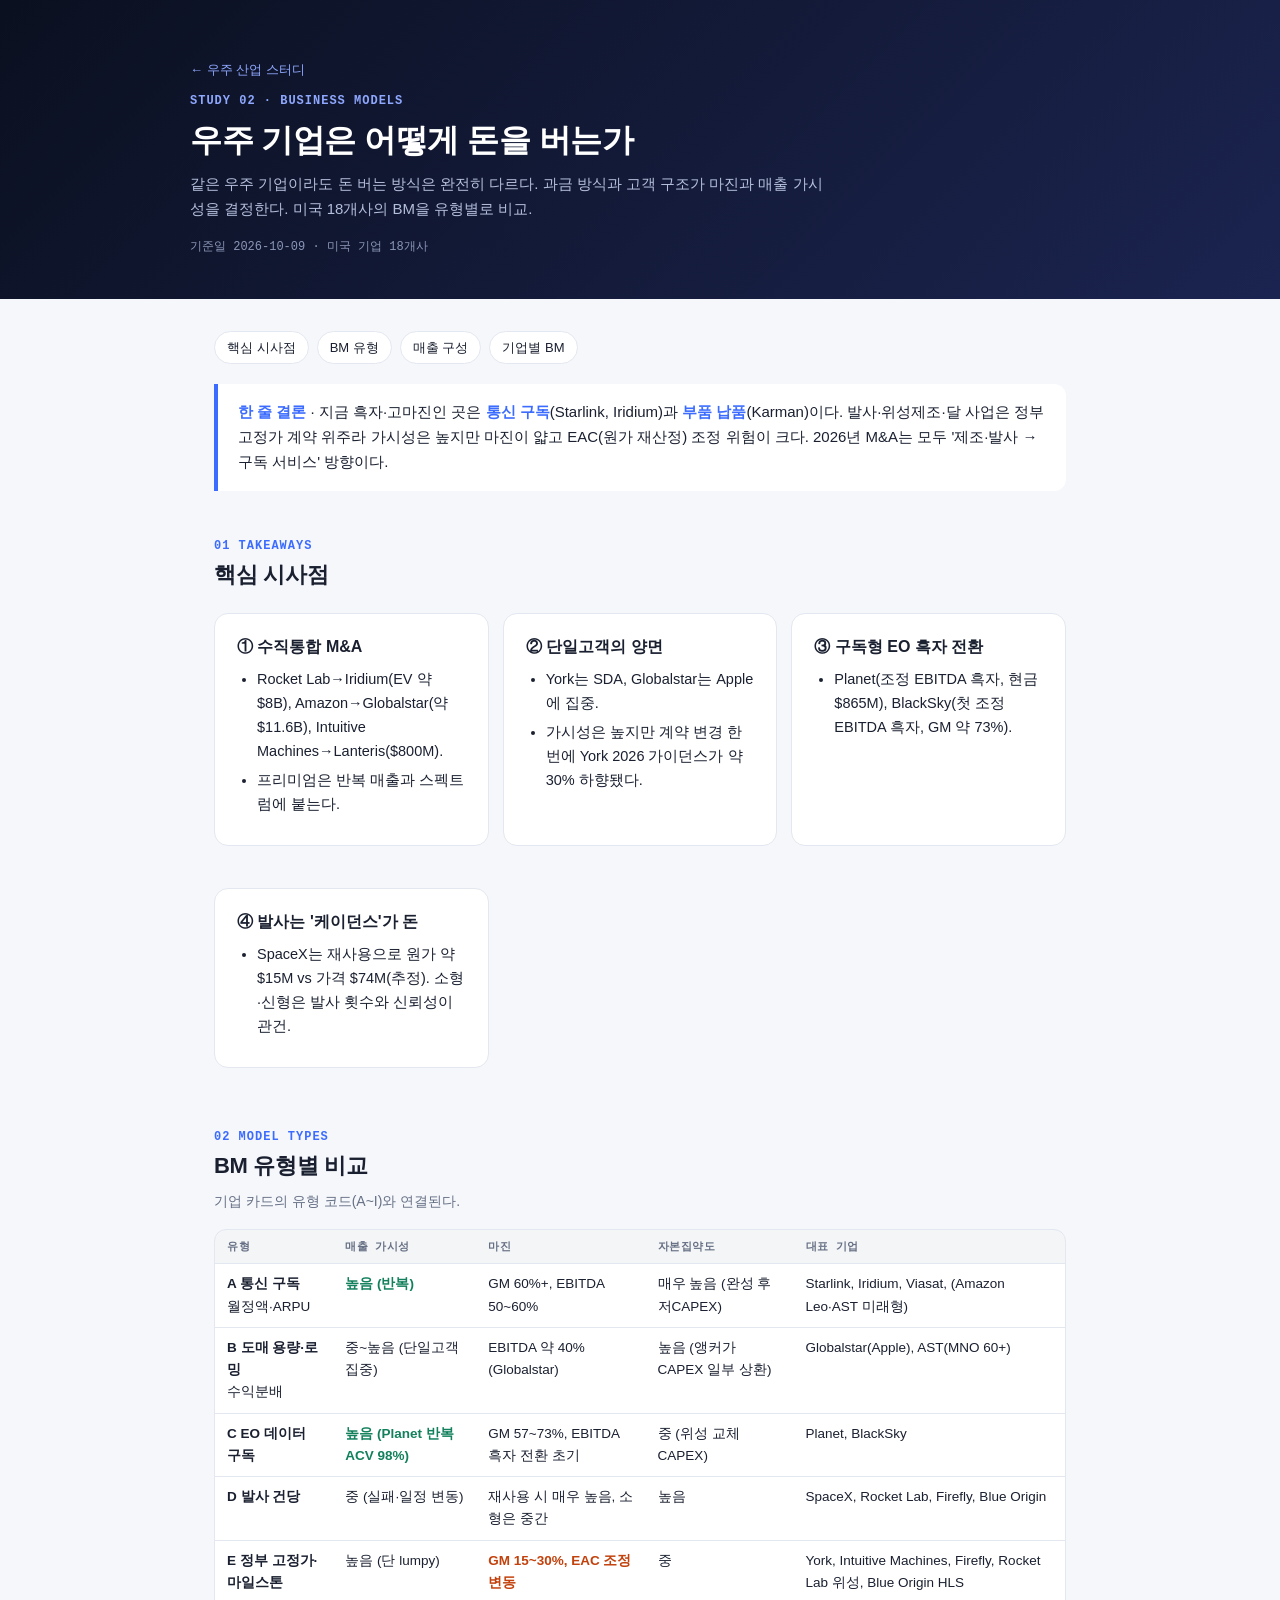
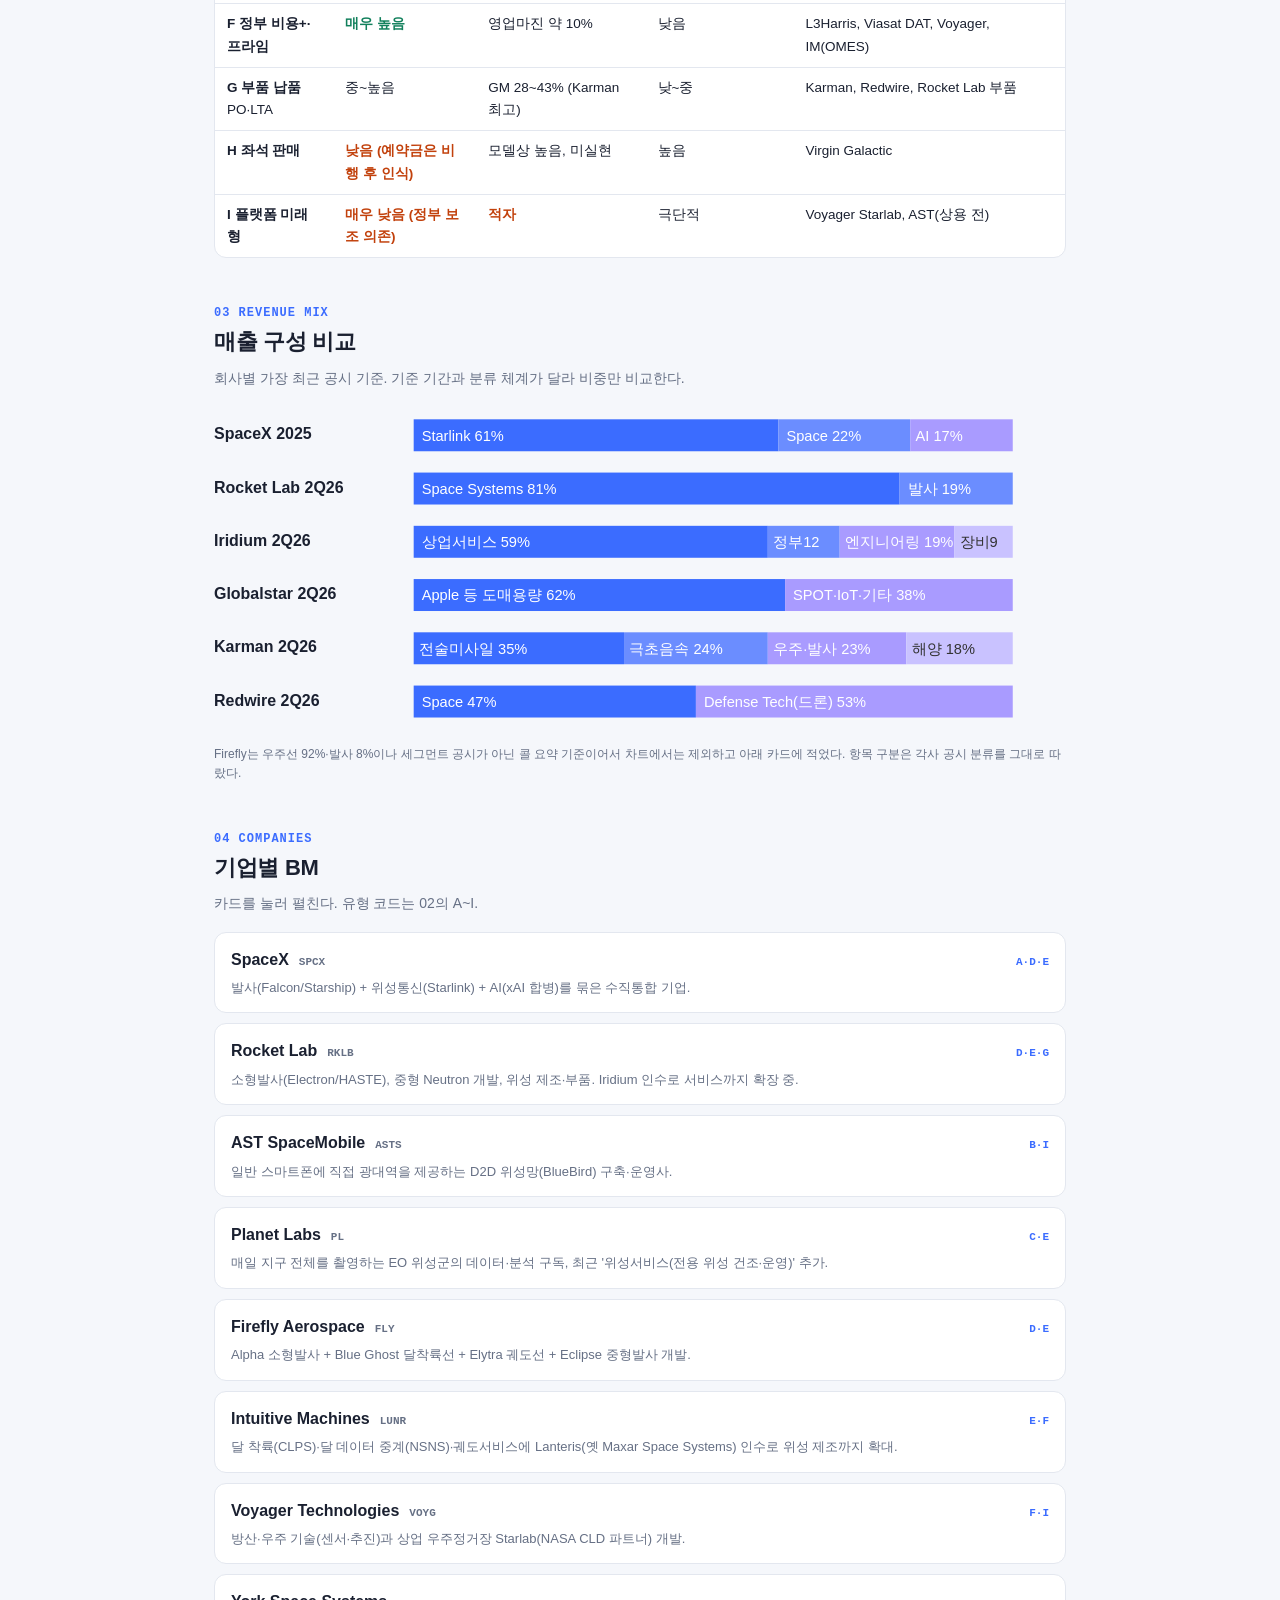
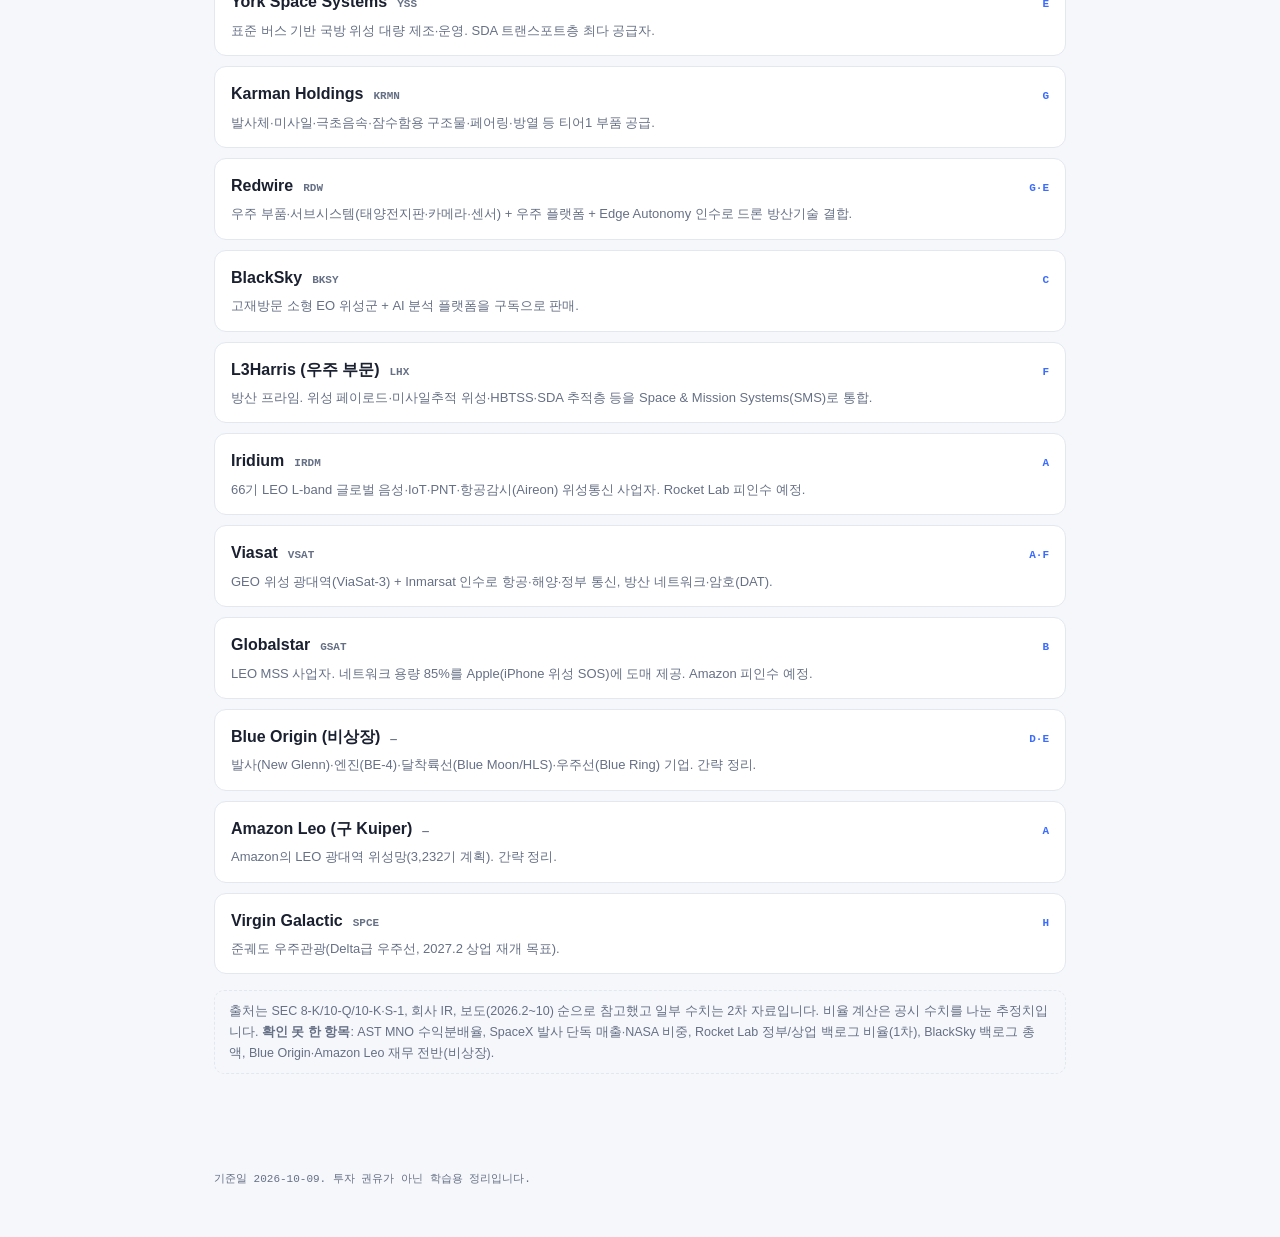
<file: study/business-models.html>
<!DOCTYPE html>
<html lang="ko"><head><meta charset="UTF-8"><meta name="viewport" content="width=device-width,initial-scale=1">
<title>우주 기업 비즈니스 모델</title><link rel="stylesheet" href="../assets/style.css">
<style>
.bm{background:var(--card);border:1px solid var(--line);border-radius:12px;margin:10px 0;overflow:hidden}
.bm summary{cursor:pointer;padding:14px 16px;list-style:none;display:grid;grid-template-columns:auto auto 1fr;gap:4px 10px;align-items:baseline}
.bm summary::-webkit-details-marker{display:none}
.bm .nm{font-weight:800;font-size:16px}.bm .tk{font:700 11px var(--mono);color:var(--muted)}
.bm .ty{justify-self:end;font:700 11px var(--mono);color:var(--accent)}
.bm .df{grid-column:1/-1;font-size:13px;color:var(--muted)}
.bm[open] summary{border-bottom:1px solid var(--line)}
.bm dl{margin:0;padding:6px 16px 14px;display:grid;grid-template-columns:96px 1fr;gap:10px 14px}
.bm dt{font:700 11px var(--mono);color:var(--accent);padding-top:3px;text-transform:uppercase}
.bm dt.rk{color:var(--bad)}
.bm dd{margin:0;font-size:13.5px}
@media(max-width:560px){.bm dl{grid-template-columns:1fr;gap:2px}.bm dd{margin-bottom:8px}}
.legend{display:flex;flex-wrap:wrap;gap:10px;font-size:12px;margin:8px 0}.legend i{display:inline-block;width:10px;height:10px;border-radius:2px;margin-right:5px}
</style></head>
<body>
<div class="hero"><div class="wrap">
<a class="back" href="../">← 우주 산업 스터디</a>
<div class="eyebrow">Study 02 · Business Models</div>
<h1>우주 기업은 어떻게 돈을 버는가</h1>
<p>같은 우주 기업이라도 돈 버는 방식은 완전히 다르다. 과금 방식과 고객 구조가 마진과 매출 가시성을 결정한다. 미국 18개사의 BM을 유형별로 비교.</p>
<div class="asof">기준일 2026-10-09 · 미국 기업 18개사</div>
</div></div>
<main>
<div class="toc"><a href="#t1">핵심 시사점</a><a href="#t2">BM 유형</a><a href="#t3">매출 구성</a><a href="#t4">기업별 BM</a></div>

<div class="summary"><b>한 줄 결론</b> · 지금 흑자·고마진인 곳은 <b>통신 구독</b>(Starlink, Iridium)과 <b>부품 납품</b>(Karman)이다. 발사·위성제조·달 사업은 정부 고정가 계약 위주라 가시성은 높지만 마진이 얇고 EAC(원가 재산정) 조정 위험이 크다. 2026년 M&amp;A는 모두 '제조·발사 → 구독 서비스' 방향이다.</div>

<h2 id="t1"><span class="n">01 TAKEAWAYS</span>핵심 시사점</h2>
<div class="grid">
<div class="card"><b>① 수직통합 M&amp;A</b><ul><li>Rocket Lab→Iridium(EV 약 $8B), Amazon→Globalstar(약 $11.6B), Intuitive Machines→Lanteris($800M).</li><li>프리미엄은 반복 매출과 스펙트럼에 붙는다.</li></ul></div>
<div class="card"><b>② 단일고객의 양면</b><ul><li>York는 SDA, Globalstar는 Apple에 집중.</li><li>가시성은 높지만 계약 변경 한 번에 York 2026 가이던스가 약 30% 하향됐다.</li></ul></div>
<div class="card"><b>③ 구독형 EO 흑자 전환</b><ul><li>Planet(조정 EBITDA 흑자, 현금 $865M), BlackSky(첫 조정 EBITDA 흑자, GM 약 73%).</li></ul></div>
<div class="card"><b>④ 발사는 '케이던스'가 돈</b><ul><li>SpaceX는 재사용으로 원가 약 $15M vs 가격 $74M(추정). 소형·신형은 발사 횟수와 신뢰성이 관건.</li></ul></div>
</div>

<h2 id="t2"><span class="n">02 MODEL TYPES</span>BM 유형별 비교</h2>
<p class="lead">기업 카드의 유형 코드(A~I)와 연결된다.</p>
<div class="tw"><table>
<tr><th>유형</th><th>매출 가시성</th><th>마진</th><th>자본집약도</th><th>대표 기업</th></tr>
<tr><td><b>A 통신 구독</b><br>월정액·ARPU</td><td class="pos">높음 (반복)</td><td>GM 60%+, EBITDA 50~60%</td><td>매우 높음 (완성 후 저CAPEX)</td><td>Starlink, Iridium, Viasat, (Amazon Leo·AST 미래형)</td></tr>
<tr><td><b>B 도매 용량·로밍</b><br>수익분배</td><td>중~높음 (단일고객 집중)</td><td>EBITDA 약 40% (Globalstar)</td><td>높음 (앵커가 CAPEX 일부 상환)</td><td>Globalstar(Apple), AST(MNO 60+)</td></tr>
<tr><td><b>C EO 데이터 구독</b></td><td class="pos">높음 (Planet 반복 ACV 98%)</td><td>GM 57~73%, EBITDA 흑자 전환 초기</td><td>중 (위성 교체 CAPEX)</td><td>Planet, BlackSky</td></tr>
<tr><td><b>D 발사 건당</b></td><td>중 (실패·일정 변동)</td><td>재사용 시 매우 높음, 소형은 중간</td><td>높음</td><td>SpaceX, Rocket Lab, Firefly, Blue Origin</td></tr>
<tr><td><b>E 정부 고정가·마일스톤</b></td><td>높음 (단 lumpy)</td><td class="neg">GM 15~30%, EAC 조정 변동</td><td>중</td><td>York, Intuitive Machines, Firefly, Rocket Lab 위성, Blue Origin HLS</td></tr>
<tr><td><b>F 정부 비용+·프라임</b></td><td class="pos">매우 높음</td><td>영업마진 약 10%</td><td>낮음</td><td>L3Harris, Viasat DAT, Voyager, IM(OMES)</td></tr>
<tr><td><b>G 부품 납품</b><br>PO·LTA</td><td>중~높음</td><td>GM 28~43% (Karman 최고)</td><td>낮~중</td><td>Karman, Redwire, Rocket Lab 부품</td></tr>
<tr><td><b>H 좌석 판매</b></td><td class="neg">낮음 (예약금은 비행 후 인식)</td><td>모델상 높음, 미실현</td><td>높음</td><td>Virgin Galactic</td></tr>
<tr><td><b>I 플랫폼 미래형</b></td><td class="neg">매우 낮음 (정부 보조 의존)</td><td class="neg">적자</td><td>극단적</td><td>Voyager Starlab, AST(상용 전)</td></tr>
</table></div>

<h2 id="t3"><span class="n">03 REVENUE MIX</span>매출 구성 비교</h2>
<p class="lead">회사별 가장 최근 공시 기준. 기준 기간과 분류 체계가 달라 비중만 비교한다.</p>
<figure class="fig"><svg viewBox="0 0 640 250" role="img" aria-label="회사별 매출 구성">
<g font-size="12" fill="currentColor">
<text x="0" y="25" font-weight="700">SpaceX 2025</text>
<rect x="150" y="10" width="274" height="24" fill="#3b6cff"/><rect x="424" y="10" width="99" height="24" fill="#6b8dff"/><rect x="523" y="10" width="77" height="24" fill="#a99bff"/>
<text x="156" y="26" fill="#fff" font-size="11">Starlink 61%</text><text x="430" y="26" fill="#fff" font-size="11">Space 22%</text><text x="527" y="26" fill="#fff" font-size="11">AI 17%</text>
<text x="0" y="65" font-weight="700">Rocket Lab 2Q26</text>
<rect x="150" y="50" width="365" height="24" fill="#3b6cff"/><rect x="515" y="50" width="85" height="24" fill="#6b8dff"/>
<text x="156" y="66" fill="#fff" font-size="11">Space Systems 81%</text><text x="521" y="66" fill="#fff" font-size="11">발사 19%</text>
<text x="0" y="105" font-weight="700">Iridium 2Q26</text>
<rect x="150" y="90" width="266" height="24" fill="#3b6cff"/><rect x="416" y="90" width="54" height="24" fill="#6b8dff"/><rect x="470" y="90" width="86" height="24" fill="#a99bff"/><rect x="556" y="90" width="44" height="24" fill="#c9c2ff"/>
<text x="156" y="106" fill="#fff" font-size="11">상업서비스 59%</text><text x="420" y="106" fill="#fff" font-size="11">정부12</text><text x="474" y="106" fill="#fff" font-size="11">엔지니어링 19%</text><text x="560" y="106" fill="#333" font-size="11">장비9</text>
<text x="0" y="145" font-weight="700">Globalstar 2Q26</text>
<rect x="150" y="130" width="279" height="24" fill="#3b6cff"/><rect x="429" y="130" width="171" height="24" fill="#a99bff"/>
<text x="156" y="146" fill="#fff" font-size="11">Apple 등 도매용량 62%</text><text x="435" y="146" fill="#fff" font-size="11">SPOT·IoT·기타 38%</text>
<text x="0" y="185" font-weight="700">Karman 2Q26</text>
<rect x="150" y="170" width="158" height="24" fill="#3b6cff"/><rect x="308" y="170" width="108" height="24" fill="#6b8dff"/><rect x="416" y="170" width="104" height="24" fill="#a99bff"/><rect x="520" y="170" width="80" height="24" fill="#c9c2ff"/>
<text x="154" y="186" fill="#fff" font-size="11">전술미사일 35%</text><text x="312" y="186" fill="#fff" font-size="11">극초음속 24%</text><text x="420" y="186" fill="#fff" font-size="11">우주·발사 23%</text><text x="524" y="186" fill="#333" font-size="11">해양 18%</text>
<text x="0" y="225" font-weight="700">Redwire 2Q26</text>
<rect x="150" y="210" width="212" height="24" fill="#3b6cff"/><rect x="362" y="210" width="238" height="24" fill="#a99bff"/>
<text x="156" y="226" fill="#fff" font-size="11">Space 47%</text><text x="368" y="226" fill="#fff" font-size="11">Defense Tech(드론) 53%</text>
</g></svg>
<figcaption>Firefly는 우주선 92%·발사 8%이나 세그먼트 공시가 아닌 콜 요약 기준이어서 차트에서는 제외하고 아래 카드에 적었다. 항목 구분은 각사 공시 분류를 그대로 따랐다.</figcaption></figure>

<h2 id="t4"><span class="n">04 COMPANIES</span>기업별 BM</h2>
<p class="lead">카드를 눌러 펼친다. 유형 코드는 02의 A~I.</p>
<details class="bm"><summary><span class="nm">SpaceX</span><span class="tk">SPCX</span><span class="ty">A·D·E</span><span class="df">발사(Falcon/Starship) + 위성통신(Starlink) + AI(xAI 합병)를 묶은 수직통합 기업.</span></summary>
<dl><dt>매출원</dt><dd>2025 매출 $18.7B: Starlink(Connectivity) $11.4B(61%), Space $4.1B(22%), AI $3.2B(17%). 영업손실 -$2.6B, 조정 EBITDA $6.58B. 발사 단독 매출은 분리 공시 안 됨(확인 못 함).</dd><dt>과금 방식</dt><dd>Starlink 월정액(미 주거용 $55/$85/$130, 2026.5 인상). ARPU $99(2023)→$66(2026.3). 가입자 1,030만(2026.3). Falcon 9 리스트가 $74M, 라이드셰어 약 $7,000/kg(2차). NASA HLS 등 고정가·마일스톤, NSSL 임무당 계약, Starshield.</dd><dt>고객</dt><dd>미 정부가 2025 매출의 약 1/5(xAI·X 포함 기준). 2025 NSSL 12건 중 11건 수행. 사실상 최대 &#x27;내부 고객&#x27;은 Starlink(Falcon 발사의 약 2/3, 2차).</dd><dt>단위경제</dt><dd>Starlink 영업이익률 약 39%(조정 EBITDA 약 63%). Space 세그먼트는 영업손실 -$657M(Starship R&amp;D 약 $3B 포함). Falcon 9 내부원가 약 $15M vs 가격 $74M(2차)라 발사 총마진은 높을 것으로 추정. 장기부채 $29.1B.</dd><dt>성장 레버</dt><dd>① 가입자×ARPU(항공·해양·D2C로 방어) ② Starship 상용화 ③ Starshield·Golden Dome</dd><dt class="rk">약점·리스크</dt><dd>ARPU 3년간 -33%, Amazon Leo 경쟁, Starship 지연 시 적자 장기화.</dd></dl></details>
<details class="bm"><summary><span class="nm">Rocket Lab</span><span class="tk">RKLB</span><span class="ty">D·E·G</span><span class="df">소형발사(Electron/HASTE), 중형 Neutron 개발, 위성 제조·부품. Iridium 인수로 서비스까지 확장 중.</span></summary>
<dl><dt>매출원</dt><dd>2Q26 매출 $234M(+62%): Space Systems $189.5M(81%), Launch $44.6M(19%). FY25 매출 $601.8M, 순손실 -$198.2M.</dd><dt>과금 방식</dt><dd>Electron 평균 약 $8M대/회. HASTE DoD 20회 $190M(약 $9.5M/회). Neutron 목표가 $50~55M(2023 발언, 2026 재확인은 확인 못 함). 위성은 건당 고정가·마일스톤, 부품은 단가×수량.</dd><dt>고객</dt><dd>백로그 $2.36B(+137%, Launch 40%/Space Systems 60%). 상위 고객 집중도 높음(상위5 백로그 77%, 2차 요약).</dd><dt>단위경제</dt><dd>GAAP 총마진 36.1%(2Q26), 3Q 가이던스 29~31%로 하락(Neutron·인수 믹스). 순손실 -$49.3M. Iridium 편입 시 EBITDA 마진 57% 구독 매출이 합류.</dd><dt>성장 레버</dt><dd>① Neutron 첫 발사·NSSL ② SDA/Golden Dome 위성 ③ Iridium 통합</dd><dt class="rk">약점·리스크</dt><dd>Neutron 지연, 인수 레버리지(브릿지론 $3.6B)와 통합 실행.</dd></dl></details>
<details class="bm"><summary><span class="nm">AST SpaceMobile</span><span class="tk">ASTS</span><span class="ty">B·I</span><span class="df">일반 스마트폰에 직접 광대역을 제공하는 D2D 위성망(BlueBird) 구축·운영사.</span></summary>
<dl><dt>매출원</dt><dd>2Q26 매출 $31.5M: 제품 $24.4M(MNO 게이트웨이 장비) + 서비스 $7.1M(미 정부 마일스톤). 2026 가이던스 $150~200M(4Q 편중). 순손실 -$299.9M(NCI 전).</dd><dt>과금 방식</dt><dd>MNO 도매 &#x27;수익분배&#x27;(비율 비공개, 50/50설은 1차 미확인). 정부 계약 마일스톤(누적 $125M+). 게이트웨이 장비 판매(일회성). 일본 J-LEO 최대 약 $1B 정부자금.</dd><dt>고객</dt><dd>MNO 60개사+(AT&amp;T, Verizon, Vodafone, Rakuten 등, 가입자 합계 30억+). 현재 매출 대부분은 정부 마일스톤+장비.</dd><dt>단위경제</dt><dd>극단적 자본집약: 상반기 CAPEX $859M, 현금 약 $2.7B(7월 CB $1.15B 포함 $3.7B+). 궤도상 13기. 가입자 늘면 한계비용 ≈0인 통신사 구조를 지향.</dd><dt>성장 레버</dt><dd>① 위성 수(45~60기 연속 커버리지) ② AT&amp;T/Verizon 유료 전환·ARPU 공개 ③ 정부·Golden Dome</dd><dt class="rk">약점·리스크</dt><dd>발사 의존(BlueBird 7 손실), 과금구조 미공개로 밸류에이션 검증 불가, Starlink D2C 경쟁.</dd></dl></details>
<details class="bm"><summary><span class="nm">Planet Labs</span><span class="tk">PL</span><span class="ty">C·E</span><span class="df">매일 지구 전체를 촬영하는 EO 위성군의 데이터·분석 구독, 최근 &#x27;위성서비스(전용 위성 건조·운영)&#x27; 추가.</span></summary>
<dl><dt>매출원</dt><dd>FY27 2Q 매출 $116.1M(+58%), 반복 ACV 98%. 국방·정보 +90%+(위성서비스 포함), 상업 +15%+, 민간정부 +5%+(비중은 확인 못 함). RPO $753M, 백로그 $815M.</dd><dt>과금 방식</dt><dd>연간 구독(지역·해상도별 티어) + 위성서비스(스웨덴 Pelican, 독일 €25M/5년 등: 건조·인도 시점 또는 기간 인식).</dd><dt>고객</dt><dd>NGA($8M OTA), NRO EOCL, 유럽 국방·정보. 정부 비중이 대부분(추정 70%+), 상업은 성장 둔화.</dd><dt>단위경제</dt><dd>GAAP GM 57%(비GAAP 59%), 조정 EBITDA +$13.9M, YTD FCF +$21.3M, 현금 $865M. 데이터 구독은 한계비용이 낮고 위성 감가가 고정비.</dd><dt>성장 레버</dt><dd>① 유럽 재무장·NATO 위성서비스 ② Pelican/Tanager 신제품 ③ AI 분석 업셀</dd><dt class="rk">약점·리스크</dt><dd>3Q 가이던스 $101~105M·조정 EBITDA 적자 전환(위성서비스 매출 lumpy), 미 정부 예산 의존.</dd></dl></details>
<details class="bm"><summary><span class="nm">Firefly Aerospace</span><span class="tk">FLY</span><span class="ty">D·E</span><span class="df">Alpha 소형발사 + Blue Ghost 달착륙선 + Elytra 궤도선 + Eclipse 중형발사 개발.</span></summary>
<dl><dt>매출원</dt><dd>2Q26 매출 $117.7M: 우주선 $108.3M(92%), 발사 $9.4M(8%). 2026 가이던스 $420~450M, 백로그 $1.5B.</dd><dt>과금 방식</dt><dd>NASA CLPS 임무당 고정가·마일스톤(6번째 Blue Ghost $144M 등), Alpha 건당(Lockheed 최대 25회, 단가 비공개), Space Force $94M, NITE-STAR IDIQ 태스크오더.</dd><dt>고객</dt><dd>공시된 계약 전부 정부·방산. 상업 비중은 작을 것으로 추정(확인 못 함).</dd><dt>단위경제</dt><dd>GM 20.3%, 조정 EBITDA -$61.2M, 순손실 -$92.3M, FCF -$106.3M. 개발형 고정가라 EAC 조정 리스크.</dd><dt>성장 레버</dt><dd>① Alpha 케이던스·Block II ② Eclipse 첫 발사 ③ CLPS·Golden Dome 우주선 표준화</dd><dt class="rk">약점·리스크</dt><dd>Alpha 실패 이력과 발사 비중 8%, 달 임무 단건 리스크(실패 시 마일스톤 미수령).</dd></dl></details>
<details class="bm"><summary><span class="nm">Intuitive Machines</span><span class="tk">LUNR</span><span class="ty">E·F</span><span class="df">달 착륙(CLPS)·달 데이터 중계(NSNS)·궤도서비스에 Lanteris(옛 Maxar Space Systems) 인수로 위성 제조까지 확대.</span></summary>
<dl><dt>매출원</dt><dd>2Q26 매출 $206.2M(전년 $50.3M): 제품 $166.7M, 서비스 $36.7M. 고객군 NASA 38%, 상업 32%, 국가안보 30%. 백로그 $1.76B. 2026 가이던스 $900M~1B.</dd><dt>과금 방식</dt><dd>CLPS 고정가 마일스톤, OMES III 비용+수수료, NSNS 데이터 중계 IDIQ(반복매출 지향), 상업 GEO 위성 3기 $600M+ 고정가, 지상국 서비스.</dd><dt>고객</dt><dd>NASA 최대, 상업 GEO 사업자(Lanteris), 국가안보 30%.</dd><dt>단위경제</dt><dd>GM 약 17.4%(추정), 영업손실 -$47.1M, 조정 EBITDA -$13.8M, 상반기 FCF -$145.8M, 현금 $367M. 위성 제조는 저마진·운전자본 소요, NSNS는 고마진 반복형.</dd><dt>성장 레버</dt><dd>① NSNS 지상국 확충 ② Lanteris 상업·국방 위성 ③ 표준 착륙선</dd><dt class="rk">약점·리스크</dt><dd>착륙 실패 전례(IM-2)·EAC 조정, 인수 통합과 현금 소진.</dd></dl></details>
<details class="bm"><summary><span class="nm">Voyager Technologies</span><span class="tk">VOYG</span><span class="ty">F·I</span><span class="df">방산·우주 기술(센서·추진)과 상업 우주정거장 Starlab(NASA CLD 파트너) 개발.</span></summary>
<dl><dt>매출원</dt><dd>2Q26 매출 $52.7M(+15.5%): Defense &amp; Space Tech $53.2M, Starlab $0. 수주 $113M, 백로그 $335.5M. 2026 가이던스 $275~305M.</dd><dt>과금 방식</dt><dd>정부 개발·생산 계약(고정가/비용+ 혼합), Golden Dome 관련 $84.3M 수주. Starlab은 NASA SAA 마일스톤 자금 + 장래 좌석·서비스 판매(2030 전후, 미실현).</dd><dt>고객</dt><dd>미 정부·프라임(비중 확인 못 함). 상업 매출 소규모.</dd><dt>단위경제</dt><dd>총이익 $4.5M(GM 약 8.5%)로 급락, 조정 EBITDA -$37.5M. Starlab 혁신지출 $24.8M/분기.</dd><dt>성장 레버</dt><dd>① Golden Dome·미사일 방어 센서 ② M&amp;A ③ Starlab 상업화</dd><dt class="rk">약점·리스크</dt><dd>Starlab 자본소요 대비 NASA 예산 불확실, 핵심 사업 마진 급락.</dd></dl></details>
<details class="bm"><summary><span class="nm">York Space Systems</span><span class="tk">YSS</span><span class="ty">E</span><span class="df">표준 버스 기반 국방 위성 대량 제조·운영. SDA 트랜스포트층 최다 공급자.</span></summary>
<dl><dt>매출원</dt><dd>FY25 $386M(+52%), 2Q26 $92.5M(+10%). 백로그 $592M. 2026 가이던스 $375~405M(기존 $545~595M에서 대폭 하향: IDIQ 전환·공급망 지연).</dd><dt>과금 방식</dt><dd>장기 고정가 생산계약(위성 건당, 진행률 인식, 원가초과 위험은 회사 부담) + 지상운영·다운링크. 2026부터 IDIQ 태스크오더 확대.</dd><dt>고객</dt><dd>10-K: SDA가 매출·백로그의 실질적 전부. 극단적 집중.</dd><dt>단위경제</dt><dd>2Q26 GM 24%(전년 약 11%), 조정 EBITDA -$9.5M, 상반기 순손실 -$154M(주식보상 $95.6M). 표준 버스 반복 생산으로 학습곡선을 노림.</dd><dt>성장 레버</dt><dd>① SDA Tranche 3/4·Golden Dome ② IDIQ 태스크오더 전환 ③ 상업·해외 다변화</dd><dt class="rk">약점·리스크</dt><dd>단일고객(SDA) 및 예산·조직 변화, 가이던스 30% 하향으로 신뢰 훼손.</dd></dl></details>
<details class="bm"><summary><span class="nm">Karman Holdings</span><span class="tk">KRMN</span><span class="ty">G</span><span class="df">발사체·미사일·극초음속·잠수함용 구조물·페어링·방열 등 티어1 부품 공급.</span></summary>
<dl><dt>매출원</dt><dd>2Q26 매출 $182.1M(+58%, 유기 +24%): 전술미사일·통합방어 35%, 극초음속·전략방어 24%, 우주·발사 23%, 해양방어 18%. 백로그 $1.3B. 2026 가이던스 $730~745M.</dd><dt>과금 방식</dt><dd>구매주문·장기공급계약(LTA) 기반 단가×수량. 약 $1B+ 규모 LTA 3건 협상 중.</dd><dt>고객</dt><dd>150+ 고객·프로그램, 프라임·발사사업자 경유 간접 비중이 큼(비중 확인 못 함).</dd><dt>단위경제</dt><dd>GM 43.0%, 영업이익률 약 19%, 조정 EBITDA 마진 30.0%, 순이익 $14.0M. 2H26은 믹스 변화로 마진 하락 예고. 영업현금 -$4M.</dd><dt>성장 레버</dt><dd>① 미사일·방공 생산 램프 ② 신규 발사체 콘텐츠 ③ 볼트온 M&amp;A</dd><dt class="rk">약점·리스크</dt><dd>발사 일정 변동에 따른 주문 지연, 내부통제 중대 약점(2027 초까지).</dd></dl></details>
<details class="bm"><summary><span class="nm">Redwire</span><span class="tk">RDW</span><span class="ty">G·E</span><span class="df">우주 부품·서브시스템(태양전지판·카메라·센서) + 우주 플랫폼 + Edge Autonomy 인수로 드론 방산기술 결합.</span></summary>
<dl><dt>매출원</dt><dd>2Q26 매출 $117.1M(+89.6%): Space $55.2M(47%), Defense Tech $61.9M(53%). 국가안보 45%·상업 39%·민간우주 15%. 백로그 $542.1M. 2026 가이던스 $450~500M.</dd><dt>과금 방식</dt><dd>부품 단가 납품, 개발 고정가/비용+, 드론 시스템 판매·서비스.</dd><dt>고객</dt><dd>미·유럽 정부와 프라임, 상업 위성 제조사. 지역 미국 58%·유럽 36%.</dd><dt>단위경제</dt><dd>GM 27.8%(전년 음수), 조정 EBITDA -$3.2M. 유동성 $607.8M(증자 $487.9M).</dd><dt>성장 레버</dt><dd>① 드론 수요(유럽) ② 태양전지판·센서 양산 ③ 유럽 방위예산</dd><dt class="rk">약점·리스크</dt><dd>EAC 조정으로 분기 마진 변동, Space 세그먼트 정체.</dd></dl></details>
<details class="bm"><summary><span class="nm">BlackSky</span><span class="tk">BKSY</span><span class="ty">C</span><span class="df">고재방문 소형 EO 위성군 + AI 분석 플랫폼을 구독으로 판매.</span></summary>
<dl><dt>매출원</dt><dd>2Q26 매출 $33.3M(+50%): 위성기반 인텔리전스·AI 서비스 74%, 미션솔루션 $5.1M, 첨단기술 $3.7M. 구독 ARR $100M. 2026 가이던스 $130~150M.</dd><dt>과금 방식</dt><dd>다년 구독(용량·태스킹권), 정부 R&amp;D 계약, 전용 위성 판매·서비스. 국제 다년계약이 펀디드 백로그의 80%+.</dd><dt>고객</dt><dd>NGA, NRO, Space Force, 인도·아시아 등 국제 국방부. 정부 비중은 확인 못 함.</dd><dt>단위경제</dt><dd>GM 약 73%, 조정 EBITDA $4.7M(14.2%), 순손실 -$20.8M, 현금 $244M, 2026 CAPEX $50~60M. 위성 고정비 레버리지가 큼.</dd><dt>성장 레버</dt><dd>① Gen-3 위성 추가 ② 국제 다년계약 ③ AI 분석 업셀</dd><dt class="rk">약점·리스크</dt><dd>소규모·고객집중, Planet·Maxar·Umbra와 경쟁. 백로그 총액은 확인 못 함.</dd></dl></details>
<details class="bm"><summary><span class="nm">L3Harris (우주 부문)</span><span class="tk">LHX</span><span class="ty">F</span><span class="df">방산 프라임. 위성 페이로드·미사일추적 위성·HBTSS·SDA 추적층 등을 Space &amp; Mission Systems(SMS)로 통합.</span></summary>
<dl><dt>매출원</dt><dd>2Q26 SMS 매출 $2.97B(+7%), 영업이익 $290M(9.8%). FY26 SMS 가이던스 약 $11.7B. 순수 &#x27;우주&#x27; 매출은 분리 공시 없음(확인 못 함).</dd><dt>과금 방식</dt><dd>정부 비용+ 개발, 고정가 생산(SDA 추적층 위성 건당, MDA HBTSS), 기밀 프로그램.</dd><dt>고객</dt><dd>미 정부(SDA, MDA, NRO, Space Force)가 절대 다수.</dd><dt>단위경제</dt><dd>세그먼트 영업마진 약 10%, 안정적 현금흐름. 저마진·고가시성의 전형.</dd><dt>성장 레버</dt><dd>① Golden Dome 추적·요격 위성 ② SDA Tranche 3+ ③ 기밀 우주</dd><dt class="rk">약점·리스크</dt><dd>예산 의존, 비용+ 저마진, 우주 비중의 가시성 낮음.</dd></dl></details>
<details class="bm"><summary><span class="nm">Iridium</span><span class="tk">IRDM</span><span class="ty">A</span><span class="df">66기 LEO L-band 글로벌 음성·IoT·PNT·항공감시(Aireon) 위성통신 사업자. Rocket Lab 피인수 예정.</span></summary>
<dl><dt>매출원</dt><dd>2Q26 매출 $225.2M: 상업서비스 59%(음성·데이터 $58.4M, IoT $47.1M, 광대역 $11.7M, 호스티드 $16.6M), 정부서비스 12%, 엔지니어링·지원 19%, 장비 9%. FY25 매출 $871.7M, EBITDA 약 $495M(57%).</dd><dt>과금 방식</dt><dd>월 ARPU 구독: 음성·데이터 $49, IoT $7.64, 광대역 $243. 미 정부 EMSS 고정 연간요금(2027.3 갱신 예상). 호스티드 페이로드(Aireon) 데이터료, 장비 판매.</dd><dt>고객</dt><dd>과금 가입자 262.7만(+6%, IoT 209만). 미 정부가 최대 단일 고객.</dd><dt>단위경제</dt><dd>영업 EBITDA 마진 52.9%, 분기 CAPEX $21.8M(위성군 완성으로 저CAPEX·고FCF 국면). Aireon 인수로 연 서비스매출 $100M+ 편입.</dd><dt>성장 레버</dt><dd>① IoT 가입자 ② PNT·정부 ③ D2D(NTN), Rocket Lab 통합</dd><dt class="rk">약점·리스크</dt><dd>광대역 ARPU 하락(-8%), Starlink의 해양·항공 침식, 2030년대 차세대 위성군 재투자.</dd></dl></details>
<details class="bm"><summary><span class="nm">Viasat</span><span class="tk">VSAT</span><span class="ty">A·F</span><span class="df">GEO 위성 광대역(ViaSat-3) + Inmarsat 인수로 항공·해양·정부 통신, 방산 네트워크·암호(DAT).</span></summary>
<dl><dt>매출원</dt><dd>FY26(2026.3 종료) $4.64B: Communication Services $3.30B(71%), DAT $1.34B(29%). 1Q FY27 백로그 $4.22B(+19%).</dd><dt>과금 방식</dt><dd>항공사 기내Wi-Fi(기당 월정액·데이터량, 4,450대), 해양 NexusWave(선박당 월정액, 1,315척), 주거 광대역 월정액(축소), 정부 satcom, DAT 제품·IP 라이선스.</dd><dt>고객</dt><dd>상업 항공·해운사, 미 정부·동맹군. ARPU 공개는 제한적.</dd><dt>단위경제</dt><dd>조정 EBITDA $381M(약 33%), FCF +$72M, 순레버리지 3.2배. ViaSat-3 CAPEX 사이클 후반. DAT는 전략적 검토 중.</dd><dt>성장 레버</dt><dd>① ViaSat-3 용량 가동 ② 항공 백로그 ③ DAT 분리·매각, L-band D2D</dd><dt class="rk">약점·리스크</dt><dd>Starlink에 고정·해양 점유율 잠식, 고부채.</dd></dl></details>
<details class="bm"><summary><span class="nm">Globalstar</span><span class="tk">GSAT</span><span class="ty">B</span><span class="df">LEO MSS 사업자. 네트워크 용량 85%를 Apple(iPhone 위성 SOS)에 도매 제공. Amazon 피인수 예정.</span></summary>
<dl><dt>매출원</dt><dd>2Q26 매출 $64.8M: 도매용량 $40.1M(62%), SPOT $8.6M, 상업 IoT $7.5M, Duplex $2.7M, 정부·기타 $1.1M, 장비 $4.8M.</dd><dt>과금 방식</dt><dd>Apple 도매: 용량 사용료 + 네트워크 비용 상환(2024 Apple $1.5B 커밋, 자회사 20% 지분). 소매 월 ARPU: IoT $4.31, SPOT $13.81, Duplex $57.44.</dd><dt>고객</dt><dd>Apple 단일 고객이 매출 60%+. 가입자 80.4만(IoT 58만).</dd><dt>단위경제</dt><dd>조정 EBITDA $26.0M(약 40%), 순손실 -$26.5M(합병 비용). 상반기 CAPEX $208.3M(대부분 Apple 상환 대상). Amazon 인수가 주당 $90, 약 $10.8~11.6B, 2027 종결 예정.</dd><dt>성장 레버</dt><dd>Amazon Leo+Apple D2D 통합(스펙트럼 가치), IoT 활성화</dd><dt class="rk">약점·리스크</dt><dd>단일 고객, 피인수로 독립 성장 스토리 소멸, 조건부 감액 마일스톤 $110M.</dd></dl></details>
<details class="bm"><summary><span class="nm">Blue Origin (비상장)</span><span class="tk">—</span><span class="ty">D·E</span><span class="df">발사(New Glenn)·엔진(BE-4)·달착륙선(Blue Moon/HLS)·우주선(Blue Ring) 기업. 간략 정리.</span></summary>
<dl><dt>매출원</dt><dd>2025년 약 $800M, 2026 예상 약 $1.4B, 2030 목표 $30B+(모두 2차·비감사). 구성 비중은 확인 못 함.</dd><dt>과금 방식</dt><dd>발사 건당(Amazon Leo 앵커 최대 27회), NSSL Phase 3 Lane 2 약 $2.4B, NASA HLS $3.4B 고정가 마일스톤, 달 로버 수송 $188M, BE-4 엔진 판매.</dd><dt>고객</dt><dd>Amazon(관계사)·NASA·Space Force/NRO·ULA.</dd><dt>단위경제</dt><dd>Bezos 누적 약 $30B 투입. 2026.9 외부 첫 조달 $10B(밸류 약 $140B, 2차). New Glenn 4월 상단 실패·5월 핫파이어 폭발로 지상 대기. New Shepard 관광은 2년+ 중단.</dd><dt>성장 레버</dt><dd>New Glenn 케이던스·재사용, Amazon Leo 발사, HLS</dd><dt class="rk">약점·리스크</dt><dd>발사 신뢰성·일정, 현금 소진.</dd></dl></details>
<details class="bm"><summary><span class="nm">Amazon Leo (구 Kuiper)</span><span class="tk">—</span><span class="ty">A</span><span class="df">Amazon의 LEO 광대역 위성망(3,232기 계획). 간략 정리.</span></summary>
<dl><dt>매출원</dt><dd>상업 서비스 미개시(기업 프리뷰 2025.11, 베타 2026.4). 소비자 가격·가입자 공시 없음. 2026 Leo 관련 비용 YoY +$1B 예상.</dd><dt>과금 방식</dt><dd>(계획) 단말 Nano/Pro/Ultra(100Mbps/400Mbps/1Gbps) + 월정액(Starlink보다 저가 선언). 항공사(Delta 등), 통신사 백홀, DirecTV LatAm, NASA, Apple D2D(Globalstar 연계).</dd><dt>고객</dt><dd>엔터프라이즈·정부 우선, 소비자는 후순위.</dd><dt>단위경제</dt><dd>소비자 단말 제조원가 $400 미만(Amazon 발언). 전체 CAPEX는 수백억 달러 추정이며 공시 없음.</dd><dt>성장 레버</dt><dd>발사 가용성, Globalstar 스펙트럼</dd><dt class="rk">약점·리스크</dt><dd>발사 지연으로 FCC 마일스톤 압박, Starlink가 1,030만 가입자 선점.</dd></dl></details>
<details class="bm"><summary><span class="nm">Virgin Galactic</span><span class="tk">SPCE</span><span class="ty">H</span><span class="df">준궤도 우주관광(Delta급 우주선, 2027.2 상업 재개 목표).</span></summary>
<dl><dt>매출원</dt><dd>2Q26 매출 $0.134M(사실상 0). 예약 약 675명, 미래 매출 $203M(6/30)→$240M+(8/12). 순손실 -$55.9M, FCF -$90.7M, 현금 약 $286M.</dd><dt>과금 방식</dt><dd>좌석당 선수금(예약금), 비행 완료 시 인식. $450K/$600K/$750K 트랜치. 연구 페이로드 좌석 판매.</dd><dt>고객</dt><dd>개인 고액자산가, 일부 정부·연구기관.</dd><dt>단위경제</dt><dd>회사 모델: 6인×$600K=$3.6M/비행, 2척 125회/년이면 매출 $450M·조정 EBITDA $90~115M(미실현 시나리오). 3Q·4Q FCF 가이던스 -$95~100M / -$80~90M.</dd><dt>성장 레버</dt><dd>Delta 투입, 월 10회 케이던스 달성</dd><dt class="rk">약점·리스크</dt><dd>반복 지연(4Q26→2027.2), 현금 3분기치로 추가 희석 우려, 안전사고.</dd></dl></details>
<div class="warn">출처는 SEC 8-K/10-Q/10-K·S-1, 회사 IR, 보도(2026.2~10) 순으로 참고했고 일부 수치는 2차 자료입니다. 비율 계산은 공시 수치를 나눈 추정치입니다. <b>확인 못 한 항목</b>: AST MNO 수익분배율, SpaceX 발사 단독 매출·NASA 비중, Rocket Lab 정부/상업 백로그 비율(1차), BlackSky 백로그 총액, Blue Origin·Amazon Leo 재무 전반(비상장).</div>
</main>
<footer>기준일 2026-10-09. 투자 권유가 아닌 학습용 정리입니다.</footer>
</body></html>
</file>
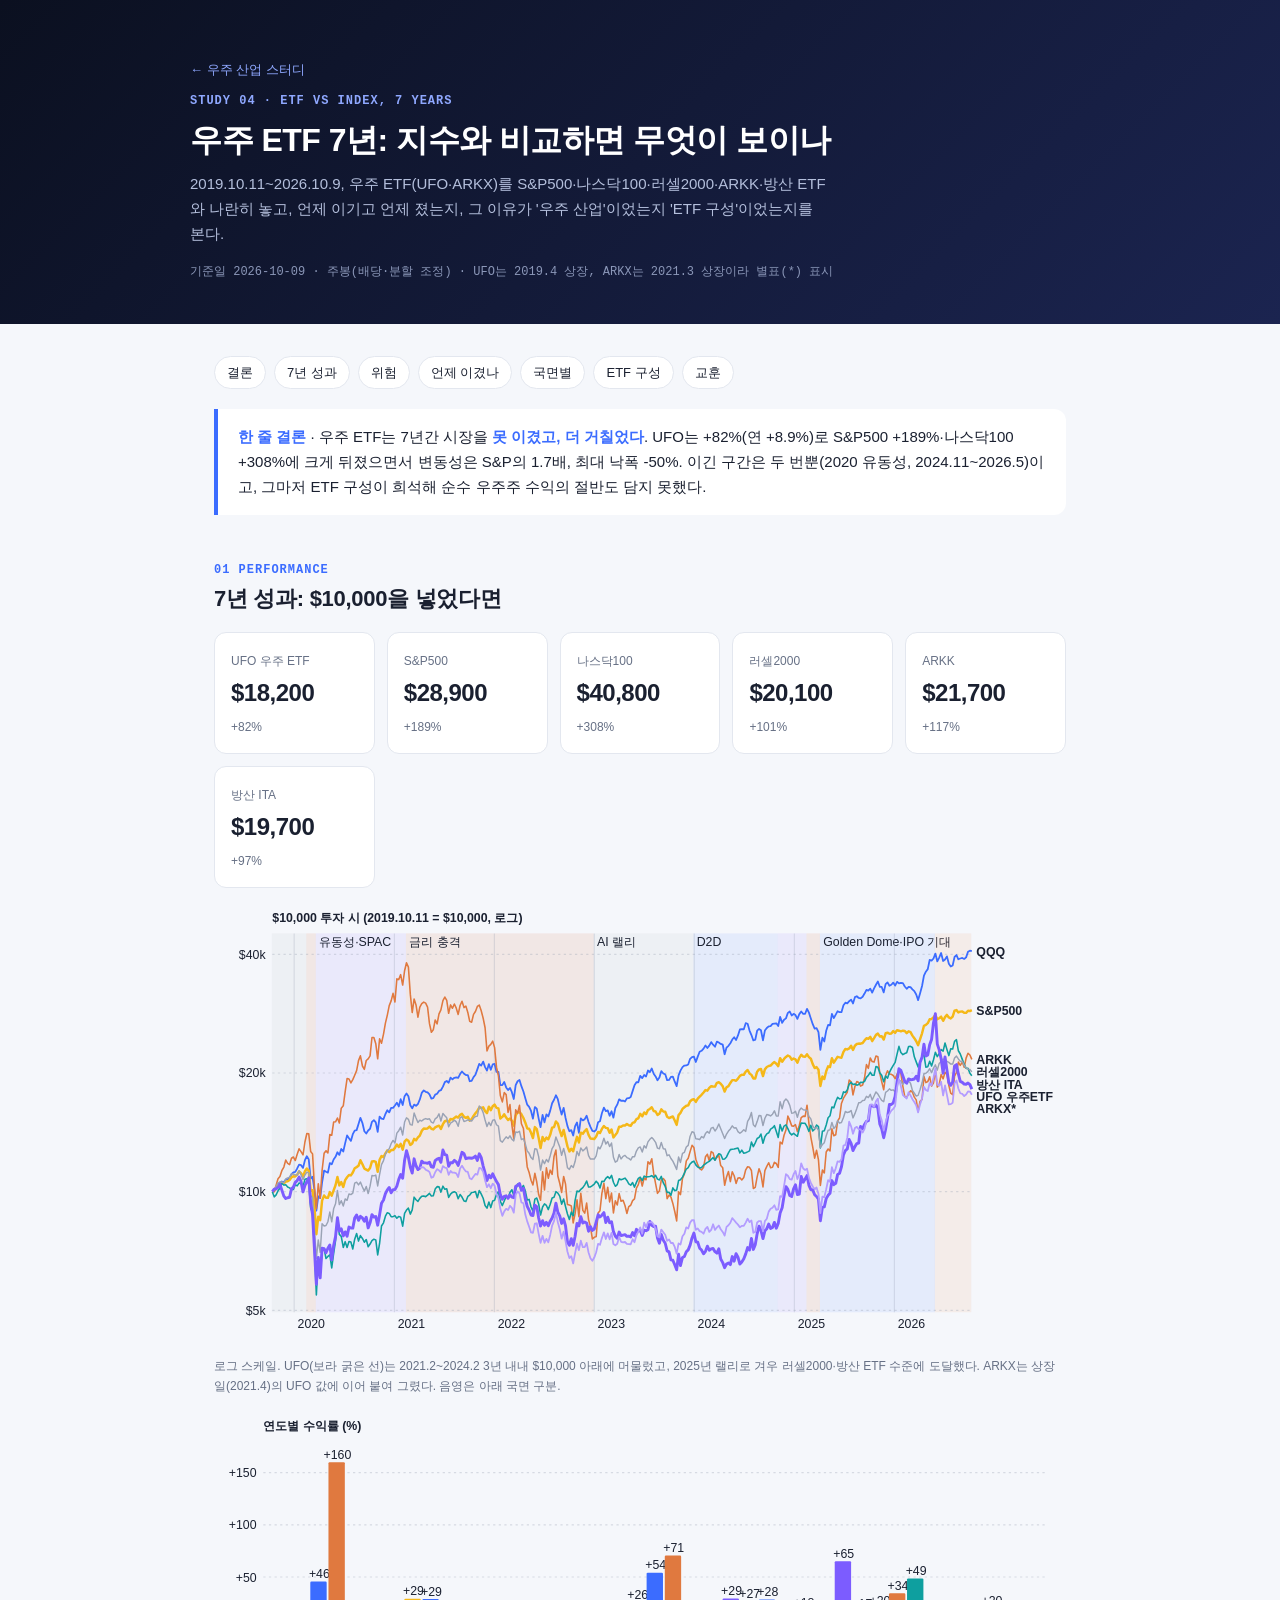
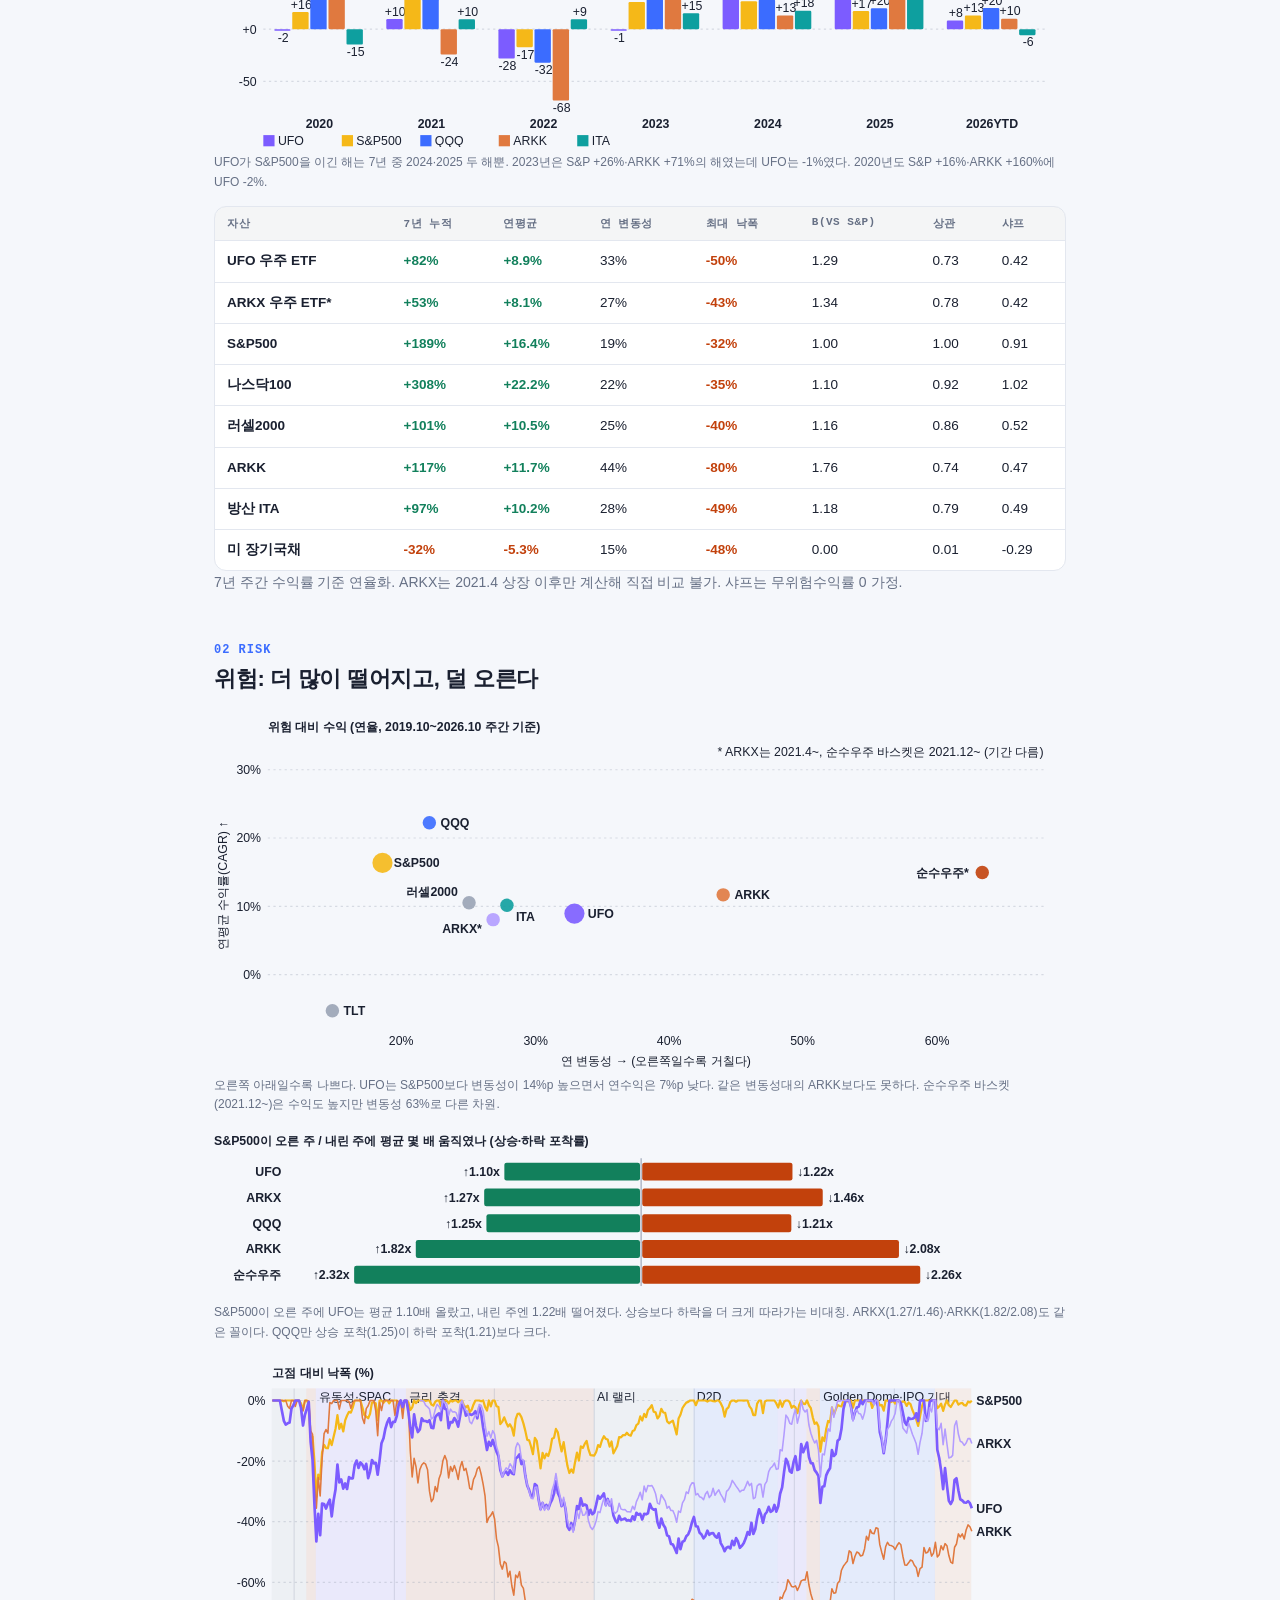
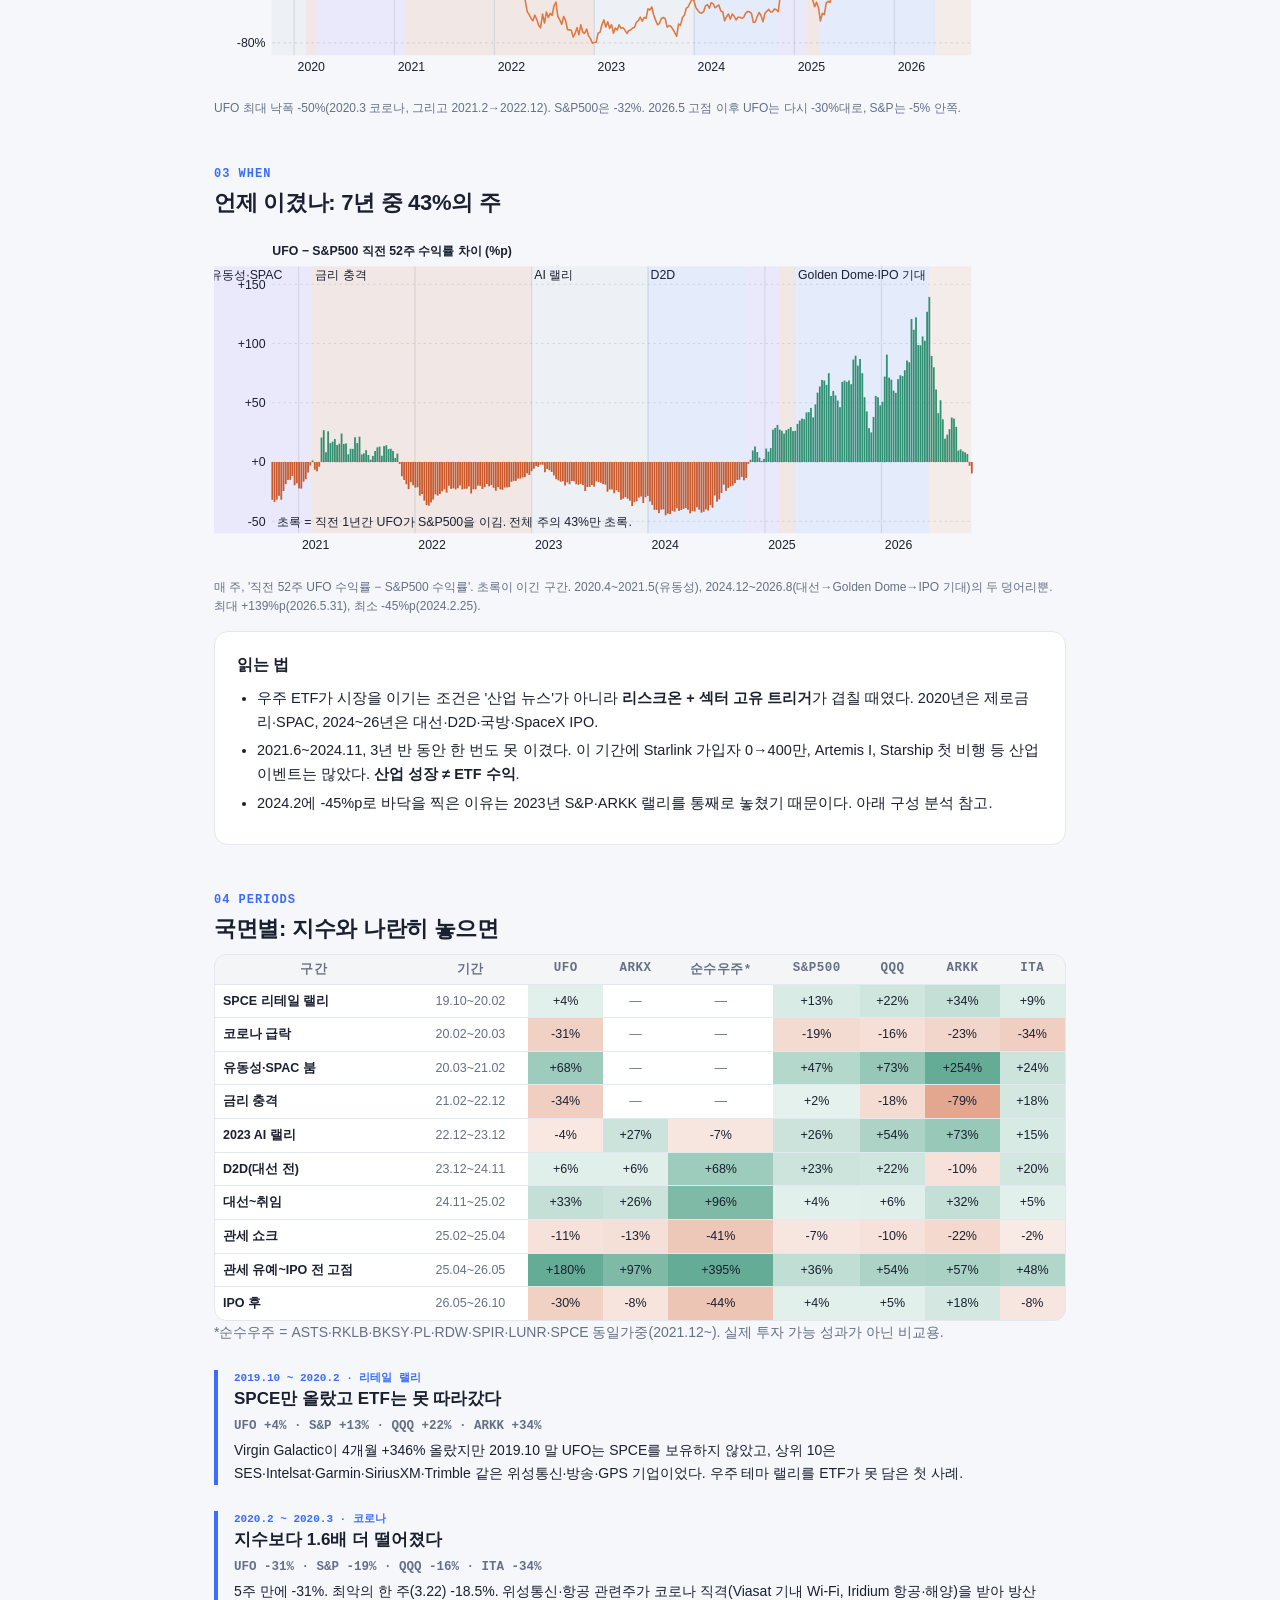
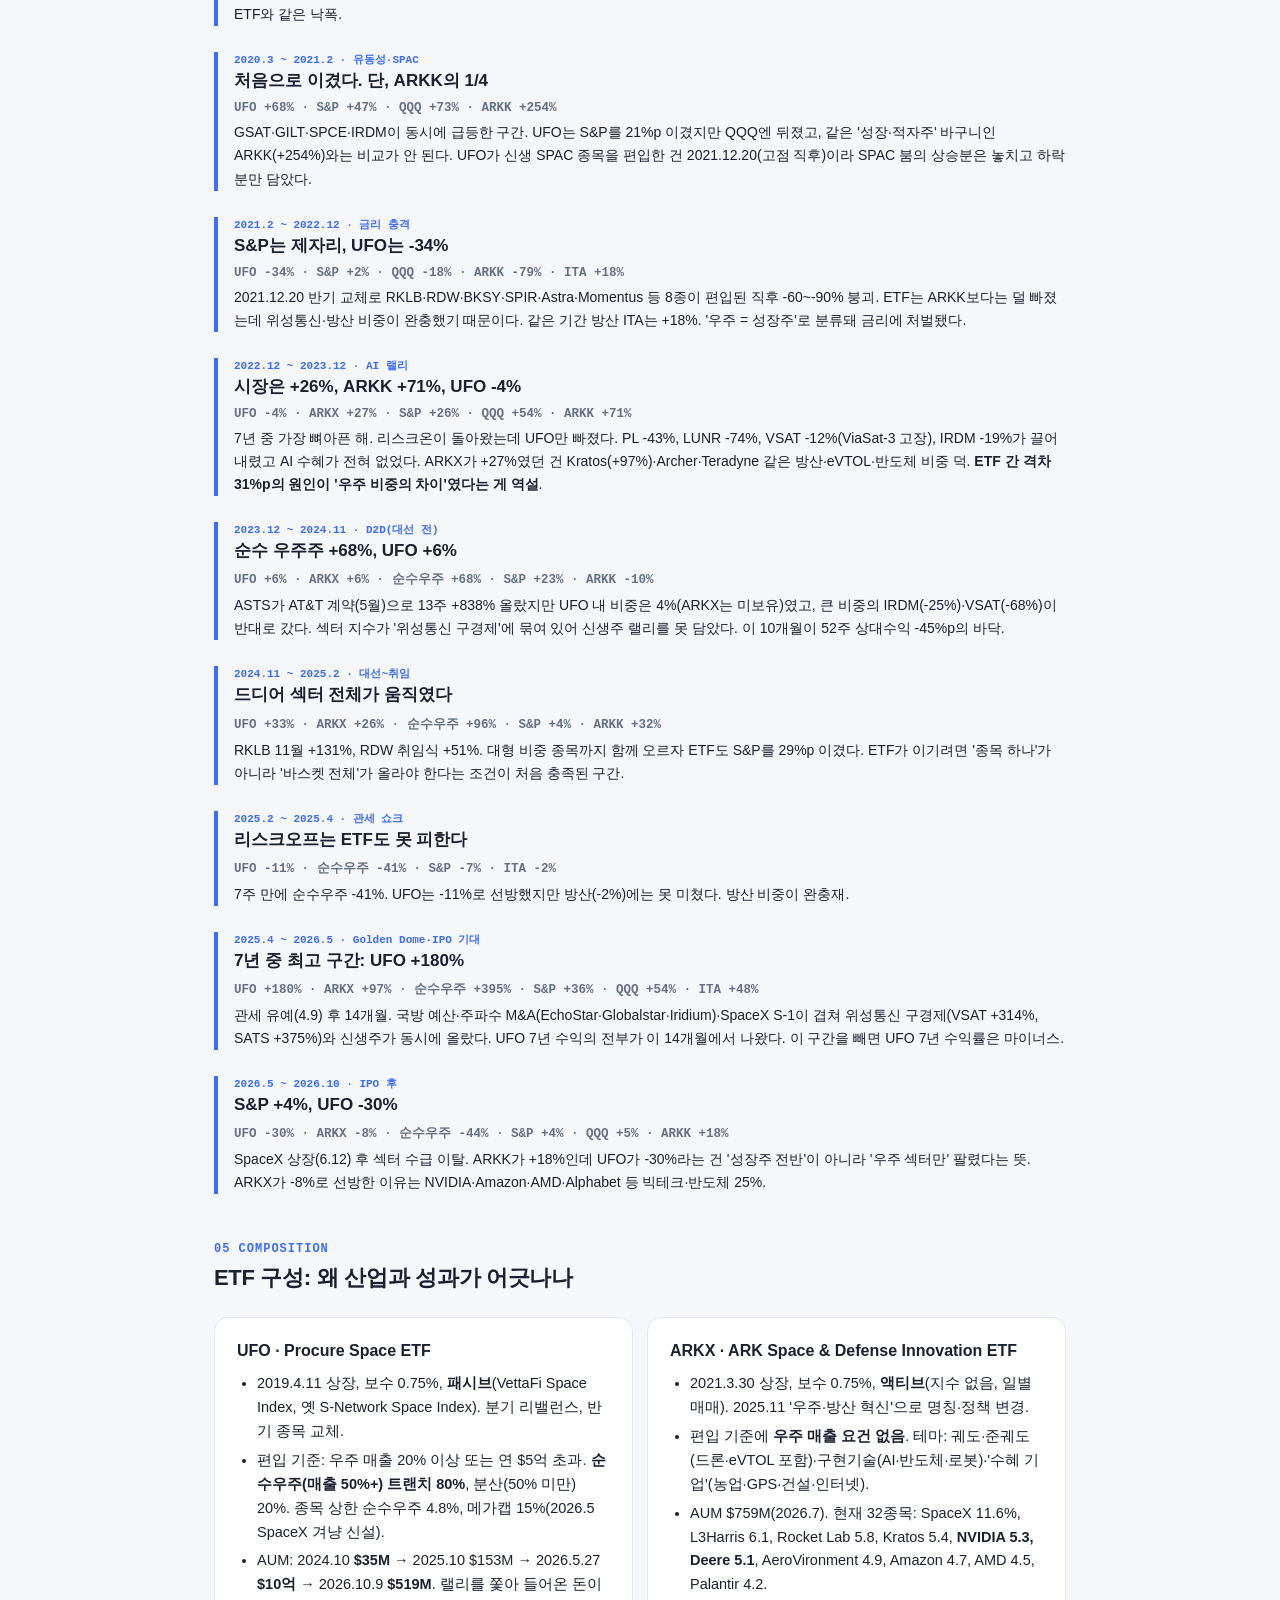
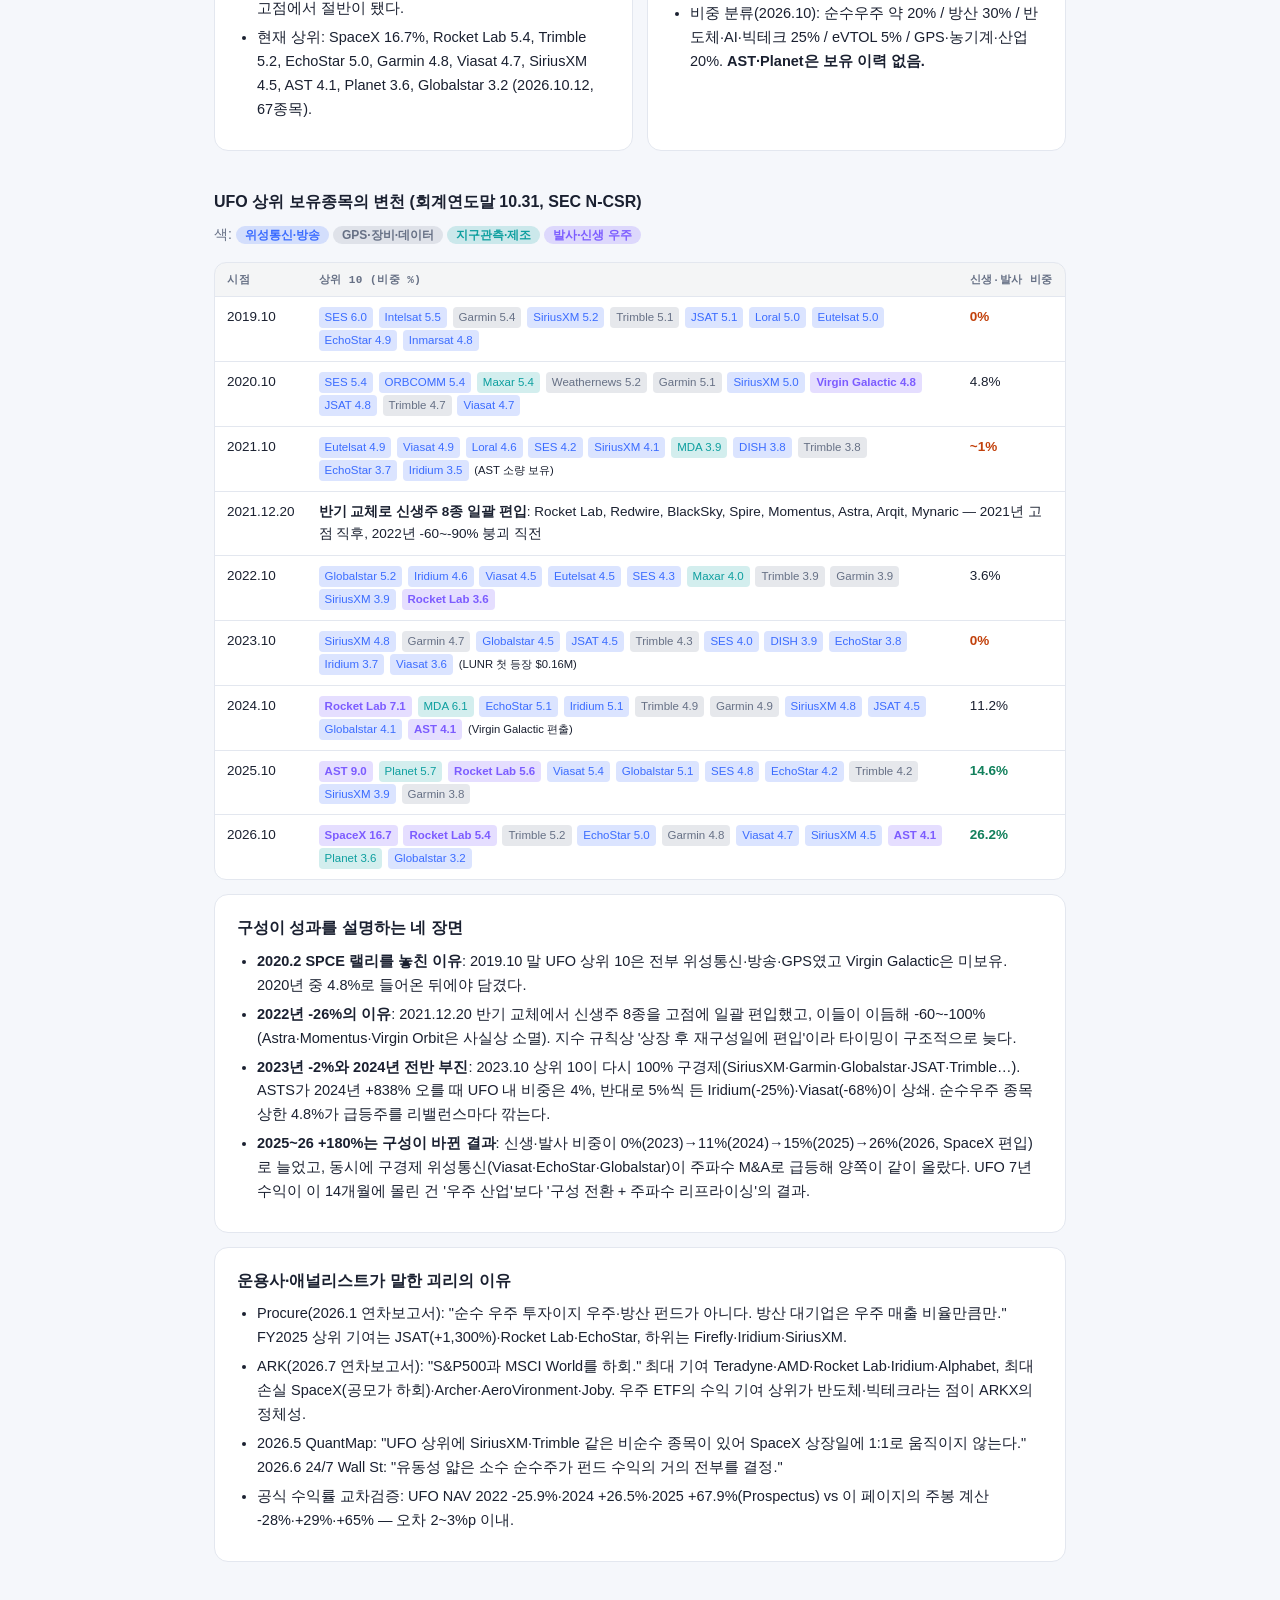
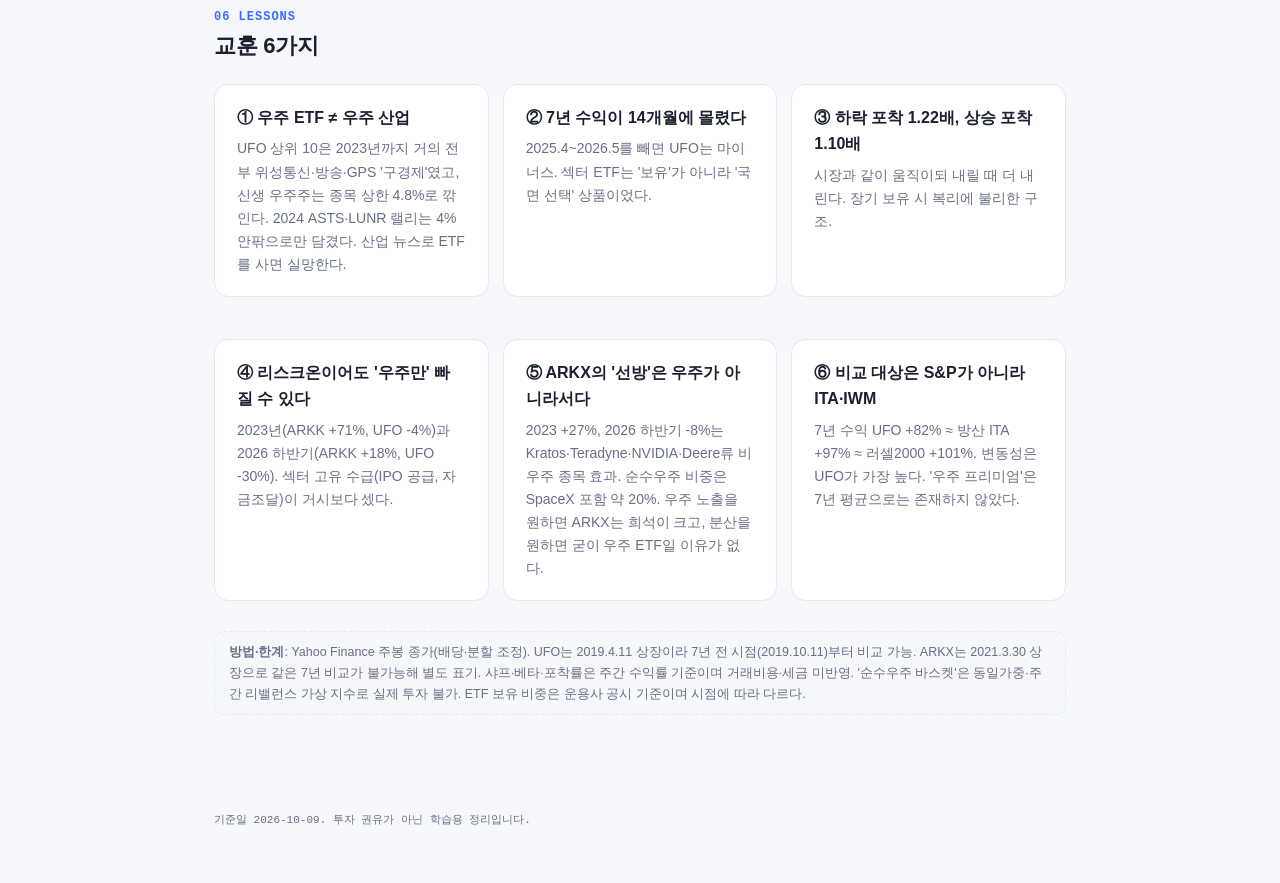
<file: study/etf-vs-index.html>
<!DOCTYPE html>
<html lang="ko"><head><meta charset="UTF-8"><meta name="viewport" content="width=device-width,initial-scale=1">
<title>우주 ETF vs 지수 7년</title><link rel="stylesheet" href="../assets/style.css">
<style>
.heat td,.heat th{text-align:center;padding:6px 8px;font-size:12.5px;white-space:nowrap}.heat td.tk{font-weight:700}.heat td.na{color:var(--muted)}
.big{display:grid;grid-template-columns:repeat(auto-fit,minmax(150px,1fr));gap:12px;margin:14px 0}
.big div{background:var(--card);border:1px solid var(--line);border-radius:12px;padding:14px 16px}
.big b{display:block;font-size:24px;letter-spacing:-.5px}.big small{color:var(--muted);font-size:12px}
.period{border-left:4px solid var(--accent);padding-left:16px;margin:26px 0}.period h3{margin:0 0 4px;font-size:17px}.period .when{font:700 11px var(--mono);color:var(--accent)}
.period p{margin:6px 0;font-size:14px}.period .num{font:600 12.5px var(--mono);color:var(--muted)}
</style></head>
<body>
<div class="hero"><div class="wrap">
<a class="back" href="../">← 우주 산업 스터디</a>
<div class="eyebrow">Study 04 · ETF vs Index, 7 Years</div>
<h1>우주 ETF 7년: 지수와 비교하면 무엇이 보이나</h1>
<p>2019.10.11~2026.10.9, 우주 ETF(UFO·ARKX)를 S&amp;P500·나스닥100·러셀2000·ARKK·방산 ETF와 나란히 놓고, 언제 이기고 언제 졌는지, 그 이유가 '우주 산업'이었는지 'ETF 구성'이었는지를 본다.</p>
<div class="asof">기준일 2026-10-09 · 주봉(배당·분할 조정) · UFO는 2019.4 상장, ARKX는 2021.3 상장이라 별표(*) 표시</div>
</div></div>
<main>
<div class="toc"><a href="#s">결론</a><a href="#g">7년 성과</a><a href="#r">위험</a><a href="#w">언제 이겼나</a><a href="#p">국면별</a><a href="#c">ETF 구성</a><a href="#l">교훈</a></div>

<div class="summary"><b>한 줄 결론</b> · 우주 ETF는 7년간 시장을 <b>못 이겼고, 더 거칠었다</b>. UFO는 +82%(연 +8.9%)로 S&amp;P500 +189%·나스닥100 +308%에 크게 뒤졌으면서 변동성은 S&amp;P의 1.7배, 최대 낙폭 -50%. 이긴 구간은 두 번뿐(2020 유동성, 2024.11~2026.5)이고, 그마저 ETF 구성이 희석해 순수 우주주 수익의 절반도 담지 못했다.</div>

<h2 id="g"><span class="n">01 PERFORMANCE</span>7년 성과: $10,000을 넣었다면</h2>
<div class="big">
<div><small>UFO 우주 ETF</small><b>$18,200</b><small>+82%</small></div>
<div><small>S&amp;P500</small><b>$28,900</b><small>+189%</small></div>
<div><small>나스닥100</small><b>$40,800</b><small>+308%</small></div>
<div><small>러셀2000</small><b>$20,100</b><small>+101%</small></div>
<div><small>ARKK</small><b>$21,700</b><small>+117%</small></div>
<div><small>방산 ITA</small><b>$19,700</b><small>+97%</small></div>
</div>
<figure class="fig"><svg viewBox="0 0 760 400" role="img" aria-label="$10,000 투자 시 (2019.10.11 = $10,000, 로그)"><style>text{font-size:11px;fill:currentColor}</style>
<rect x="51.5" y="28" width="30.8" height="338" fill="#9aa3b5" opacity=".09"/>
<rect x="82.3" y="28" width="8.5" height="338" fill="#c2410c" opacity=".09"/>
<rect x="90.8" y="28" width="80.4" height="338" fill="#7c5cff" opacity=".09"/>
<text x="93.8" y="39" font-size="9" fill="#667085">유동성·SPAC</text>
<rect x="171.2" y="28" width="167.5" height="338" fill="#c2410c" opacity=".09"/>
<text x="174.2" y="39" font-size="9" fill="#667085">금리 충격</text>
<rect x="338.7" y="28" width="88.9" height="338" fill="#9aa3b5" opacity=".09"/>
<text x="341.7" y="39" font-size="9" fill="#667085">AI 랠리</text>
<rect x="427.6" y="28" width="75.2" height="338" fill="#3b6cff" opacity=".09"/>
<text x="430.6" y="39" font-size="9" fill="#667085">D2D</text>
<rect x="502.8" y="28" width="25.6" height="338" fill="#7c5cff" opacity=".09"/>
<rect x="528.5" y="28" width="12.0" height="338" fill="#c2410c" opacity=".09"/>
<rect x="540.5" y="28" width="102.6" height="338" fill="#3b6cff" opacity=".09"/>
<text x="543.5" y="39" font-size="9" fill="#667085">Golden Dome·IPO 기대</text>
<rect x="643.0" y="28" width="32.5" height="338" fill="#e0793f" opacity=".09"/>
<line x1="71.5" x2="71.5" y1="28" y2="366" stroke="#9aa3b5" stroke-opacity=".3"/><text x="74.5" y="380" font-size="10">2020</text>
<line x1="160.9" x2="160.9" y1="28" y2="366" stroke="#9aa3b5" stroke-opacity=".3"/><text x="163.9" y="380" font-size="10">2021</text>
<line x1="250.1" x2="250.1" y1="28" y2="366" stroke="#9aa3b5" stroke-opacity=".3"/><text x="253.1" y="380" font-size="10">2022</text>
<line x1="339.2" x2="339.2" y1="28" y2="366" stroke="#9aa3b5" stroke-opacity=".3"/><text x="342.2" y="380" font-size="10">2023</text>
<line x1="428.4" x2="428.4" y1="28" y2="366" stroke="#9aa3b5" stroke-opacity=".3"/><text x="431.4" y="380" font-size="10">2024</text>
<line x1="517.7" x2="517.7" y1="28" y2="366" stroke="#9aa3b5" stroke-opacity=".3"/><text x="520.7" y="380" font-size="10">2025</text>
<line x1="606.9" x2="606.9" y1="28" y2="366" stroke="#9aa3b5" stroke-opacity=".3"/><text x="609.9" y="380" font-size="10">2026</text>
<text x="52" y="18" font-weight="700" font-size="12">$10,000 투자 시 (2019.10.11 = $10,000, 로그)</text><text x="676" y="18" text-anchor="end" font-size="10" fill="#667085"></text>
<line x1="52" x2="676" y1="364.3" y2="364.3" stroke="#9aa3b5" stroke-opacity=".35" stroke-dasharray="2 3"/><text x="46" y="368.3" text-anchor="end">$5k</text>
<line x1="52" x2="676" y1="258.4" y2="258.4" stroke="#9aa3b5" stroke-opacity=".35" stroke-dasharray="2 3"/><text x="46" y="262.4" text-anchor="end">$10k</text>
<line x1="52" x2="676" y1="152.5" y2="152.5" stroke="#9aa3b5" stroke-opacity=".35" stroke-dasharray="2 3"/><text x="46" y="156.5" text-anchor="end">$20k</text>
<line x1="52" x2="676" y1="46.7" y2="46.7" stroke="#9aa3b5" stroke-opacity=".35" stroke-dasharray="2 3"/><text x="46" y="50.7" text-anchor="end">$40k</text>
<polyline points="52.0,258.4 53.7,258.0 55.4,254.9 57.1,252.4 58.8,250.5 60.5,249.3 62.3,250.1 64.0,247.6 65.7,247.7 67.4,246.1 69.1,242.8 70.8,241.1 72.5,240.7 74.2,237.7 75.9,234.3 77.6,234.7 79.4,237.2 81.1,230.3 82.8,226.8 84.5,229.6 86.2,246.8 87.9,245.1 89.6,257.1 91.3,275.4 93.0,262.5 94.7,264.1 96.4,250.2 98.2,239.6 99.9,240.6 101.6,241.4 103.3,232.9 105.0,234.0 106.7,229.7 108.4,227.3 110.1,223.2 111.8,225.6 113.5,220.3 115.3,222.6 117.0,215.1 118.7,208.2 120.4,210.8 122.1,213.1 123.8,207.1 125.5,203.9 127.2,203.5 128.9,198.1 130.6,192.5 132.4,197.2 134.1,204.5 135.8,206.5 137.5,203.8 139.2,202.3 140.9,196.1 142.6,194.6 144.3,196.6 146.0,205.1 147.7,191.4 149.4,193.3 151.2,193.6 152.9,189.1 154.6,185.8 156.3,187.7 158.0,183.6 159.7,183.6 161.4,181.5 163.1,179.0 164.8,182.4 166.5,175.9 168.3,181.1 170.0,173.2 171.7,170.8 173.4,173.3 175.1,181.3 176.8,184.0 178.5,180.7 180.2,181.8 181.9,180.2 183.6,176.1 185.3,170.3 187.1,168.1 188.8,169.3 190.5,169.9 192.2,171.7 193.9,175.3 195.6,175.0 197.3,171.8 199.0,171.0 200.7,168.5 202.4,167.9 204.2,164.7 205.9,160.7 207.6,159.7 209.3,161.2 211.0,156.7 212.7,158.2 214.4,156.8 216.1,156.4 217.8,156.9 219.5,153.5 221.2,151.2 223.0,153.2 224.7,154.4 226.4,154.4 228.1,159.9 229.8,159.5 231.5,156.2 233.2,154.1 234.9,149.3 236.6,144.4 238.3,145.9 240.1,142.4 241.8,147.3 243.5,150.4 245.2,144.6 246.9,149.7 248.6,144.9 250.3,144.5 252.0,151.6 253.7,151.5 255.4,163.3 257.2,163.3 258.9,160.6 260.6,165.4 262.3,167.8 264.0,165.9 265.7,169.7 267.4,175.7 269.1,163.4 270.8,159.9 272.5,158.8 274.2,164.3 276.0,169.0 277.7,175.0 279.4,180.8 281.1,182.8 282.8,186.4 284.5,193.3 286.2,182.9 287.9,184.3 289.6,193.2 291.3,200.9 293.1,189.9 294.8,196.5 296.5,189.5 298.2,191.3 299.9,186.1 301.6,179.5 303.3,176.4 305.0,172.4 306.7,175.9 308.4,183.4 310.1,189.6 311.9,183.6 313.6,192.7 315.3,199.9 317.0,204.5 318.7,203.5 320.4,208.3 322.1,199.9 323.8,196.7 325.5,206.0 327.2,193.1 329.0,194.8 330.7,193.7 332.4,190.7 334.1,196.3 335.8,200.6 337.5,204.1 339.2,204.7 340.9,203.3 342.6,196.5 344.3,195.6 346.0,188.4 347.8,183.4 349.5,186.6 351.2,185.9 352.9,190.7 354.6,186.7 356.3,192.4 358.0,183.8 359.7,180.8 361.4,176.0 363.1,177.3 364.9,177.1 366.6,178.0 368.3,175.2 370.0,175.0 371.7,174.0 373.4,168.7 375.1,163.4 376.8,160.7 378.5,160.8 380.2,155.1 382.0,157.1 383.7,154.3 385.4,155.6 387.1,150.3 388.8,151.7 390.5,148.5 392.2,153.2 393.9,155.6 395.6,159.0 397.3,156.5 399.0,150.9 400.8,153.0 402.5,153.7 404.2,158.9 405.9,158.7 407.6,156.0 409.3,155.8 411.0,160.3 412.7,164.3 414.4,154.7 416.1,150.4 417.9,147.3 419.6,145.9 421.3,145.8 423.0,144.9 424.7,139.9 426.4,138.4 428.1,137.9 429.8,142.7 431.5,137.9 433.2,133.6 434.9,132.7 436.7,130.8 438.4,128.0 440.1,130.2 441.8,128.1 443.5,125.0 445.2,127.3 446.9,129.1 448.6,124.5 450.3,125.4 452.0,126.6 453.8,127.3 455.5,135.8 457.2,129.9 458.9,128.3 460.6,126.0 462.3,122.7 464.0,120.6 465.7,123.1 467.4,119.0 469.1,113.7 470.8,113.4 472.6,113.5 474.3,108.1 476.0,108.6 477.7,114.7 479.4,118.7 481.1,123.5 482.8,122.9 484.5,114.8 486.2,113.2 487.9,114.4 489.7,123.5 491.4,114.7 493.1,112.4 494.8,110.9 496.5,110.7 498.2,108.8 499.9,108.5 501.6,108.2 503.3,110.6 505.0,102.5 506.8,107.8 508.5,105.0 510.2,103.8 511.9,98.9 513.6,97.7 515.3,101.2 517.0,99.8 518.7,100.9 520.4,104.3 522.1,100.0 523.8,97.7 525.6,99.8 527.3,99.7 529.0,95.3 530.7,98.7 532.4,104.0 534.1,109.0 535.8,112.9 537.5,112.5 539.2,116.1 540.9,131.9 542.7,120.9 544.4,124.4 546.1,114.9 547.8,109.7 549.5,110.0 551.2,99.8 552.9,103.5 554.6,100.5 556.3,97.4 558.0,98.3 559.7,98.3 561.5,92.1 563.2,89.8 564.9,90.4 566.6,88.5 568.3,87.1 570.0,90.5 571.7,84.9 573.4,84.1 575.1,85.6 576.8,86.0 578.6,84.5 580.3,81.7 582.0,78.4 583.7,79.1 585.4,77.3 587.1,80.8 588.8,77.1 590.5,73.8 592.2,70.9 593.9,75.6 595.6,75.8 597.4,80.6 599.1,73.3 600.8,71.7 602.5,74.7 604.2,73.8 605.9,71.9 607.6,74.6 609.3,71.2 611.0,72.6 612.7,72.2 614.5,72.4 616.2,75.4 617.9,77.4 619.6,75.7 621.3,76.0 623.0,77.9 624.7,79.5 626.4,82.5 628.1,87.5 629.8,81.6 631.6,74.9 633.3,65.7 635.0,62.2 636.7,59.9 638.4,51.7 640.1,52.2 641.8,50.4 643.5,46.0 645.2,53.0 646.9,49.6 648.6,45.5 650.4,52.6 652.1,51.3 653.8,48.5 655.5,55.0 657.2,57.5 658.9,56.6 660.6,49.0 662.3,47.3 664.0,51.1 665.7,50.4 667.5,49.9 669.2,50.8 670.9,49.4 672.6,44.4 674.3,43.4 676.0,43.8" fill="none" stroke="#3b6cff" stroke-width="1.6" stroke-linejoin="round"/>
<polyline points="52.0,258.4 53.7,257.6 55.4,255.7 57.1,253.4 58.8,252.0 60.5,250.6 62.3,251.0 64.0,249.4 65.7,249.1 67.4,248.0 69.1,245.6 70.8,244.6 72.5,244.8 74.2,243.2 75.9,240.3 77.6,241.8 79.4,245.1 81.1,240.2 82.8,237.7 84.5,239.6 86.2,257.7 87.9,257.1 89.6,272.3 91.3,296.3 93.0,280.7 94.7,283.8 96.4,266.4 98.2,261.8 99.9,263.8 101.6,263.9 103.3,258.8 105.0,262.0 106.7,257.2 108.4,252.7 110.1,245.3 111.8,252.8 113.5,249.9 115.3,254.2 117.0,248.1 118.7,245.5 120.4,243.5 122.1,243.9 123.8,241.3 125.5,237.5 127.2,236.5 128.9,235.3 130.6,230.4 132.4,233.9 134.1,237.8 135.8,238.7 137.5,239.6 139.2,237.3 140.9,231.4 142.6,231.2 144.3,231.9 146.0,240.6 147.7,230.0 149.4,226.6 151.2,227.7 152.9,224.2 154.6,221.6 156.3,223.1 158.0,221.3 159.7,221.3 161.4,219.3 163.1,216.3 164.8,218.6 166.5,215.7 168.3,220.9 170.0,213.8 171.7,211.8 173.4,212.9 175.1,216.7 176.8,215.4 178.5,211.3 180.2,212.6 181.9,210.0 183.6,208.3 185.3,204.2 187.1,202.1 188.8,202.2 190.5,202.0 192.2,200.3 193.9,202.3 195.6,202.9 197.3,201.0 199.0,200.1 200.7,199.5 202.4,202.4 204.2,198.2 205.9,195.6 207.6,195.0 209.3,196.5 211.0,193.5 212.7,194.0 214.4,192.6 216.1,191.4 217.8,192.3 219.5,189.9 221.2,189.0 223.0,191.6 224.7,192.5 226.4,191.6 228.1,195.0 229.8,193.7 231.5,190.9 233.2,188.5 234.9,186.4 236.6,183.4 238.3,183.8 240.1,183.2 241.8,186.5 243.5,188.4 245.2,182.6 246.9,185.7 248.6,182.2 250.3,180.7 252.0,183.6 253.7,184.1 255.4,193.1 257.2,191.7 258.9,189.4 260.6,192.3 262.3,194.4 264.0,193.2 265.7,195.2 267.4,199.5 269.1,190.4 270.8,187.6 272.5,187.5 274.2,189.3 276.0,192.7 277.7,196.9 279.4,202.0 281.1,202.2 282.8,205.9 284.5,210.5 286.2,200.8 287.9,202.5 289.6,210.5 291.3,219.5 293.1,209.7 294.8,213.2 296.5,210.2 298.2,211.6 299.9,207.7 301.6,201.3 303.3,200.8 305.0,195.8 306.7,197.6 308.4,203.8 310.1,208.8 311.9,203.3 313.6,210.8 315.3,218.0 317.0,222.5 318.7,220.1 320.4,222.3 322.1,215.4 323.8,209.5 325.5,214.5 327.2,205.8 329.0,206.7 330.7,204.3 332.4,202.6 334.1,207.8 335.8,211.0 337.5,211.2 339.2,211.4 340.9,209.1 342.6,205.1 344.3,206.1 346.0,202.4 347.8,199.9 349.5,201.5 351.2,201.8 352.9,205.9 354.6,202.9 356.3,210.0 358.0,207.8 359.7,205.6 361.4,200.4 363.1,200.5 364.9,199.3 366.6,199.4 368.3,198.0 370.0,199.2 371.7,199.6 373.4,197.0 375.1,196.5 376.8,193.6 378.5,192.9 380.2,189.0 382.0,191.2 383.7,187.7 385.4,189.3 387.1,185.6 388.8,184.6 390.5,183.1 392.2,186.5 393.9,186.9 395.6,190.0 397.3,188.8 399.0,185.0 400.8,186.9 402.5,187.1 404.2,191.6 405.9,192.7 407.6,192.0 409.3,191.3 411.0,195.0 412.7,198.8 414.4,190.1 416.1,188.1 417.9,184.6 419.6,183.1 421.3,181.8 423.0,181.4 424.7,177.8 426.4,176.4 428.1,175.9 429.8,178.3 431.5,175.4 433.2,173.6 434.9,172.0 436.7,169.9 438.4,167.8 440.1,168.3 441.8,165.8 443.5,164.3 445.2,164.6 446.9,164.7 448.6,161.3 450.3,160.8 452.0,162.1 453.8,164.4 455.5,169.1 457.2,165.2 458.9,164.2 460.6,161.4 462.3,158.9 464.0,158.9 465.7,159.5 467.4,157.6 469.1,155.1 470.8,154.1 472.6,154.2 474.3,151.3 476.0,149.9 477.7,152.9 479.4,154.2 481.1,157.4 482.8,157.4 484.5,151.4 486.2,149.3 487.9,148.9 489.7,155.3 491.4,149.3 493.1,147.2 494.8,146.3 496.5,145.9 498.2,144.1 499.9,142.8 501.6,144.3 503.3,146.4 505.0,139.3 506.8,142.5 508.5,140.0 510.2,138.2 511.9,136.9 513.6,137.8 515.3,140.6 517.0,139.6 518.7,140.4 520.4,143.4 522.1,139.0 523.8,136.3 525.6,137.9 527.3,138.1 529.0,135.9 530.7,138.4 532.4,139.8 534.1,144.6 535.8,148.1 537.5,147.3 539.2,149.6 540.9,164.1 542.7,155.7 544.4,157.9 546.1,151.0 547.8,146.6 549.5,147.2 551.2,139.4 552.9,143.3 554.6,140.6 556.3,138.1 558.0,138.6 559.7,138.9 561.5,133.7 563.2,131.1 564.9,131.5 566.6,130.6 568.3,128.3 570.0,132.0 571.7,128.2 573.4,126.7 575.1,126.3 576.8,126.4 578.6,125.8 580.3,123.5 582.0,121.6 583.7,122.0 585.4,120.3 587.1,124.1 588.8,121.4 590.5,118.5 592.2,117.4 593.9,119.9 595.6,119.7 597.4,122.7 599.1,117.1 600.8,116.6 602.5,117.5 604.2,117.3 605.9,115.1 607.6,116.7 609.3,114.3 611.0,114.8 612.7,115.4 614.5,114.8 616.2,115.1 617.9,117.0 619.6,115.3 621.3,116.1 623.0,119.2 624.7,121.5 626.4,124.2 628.1,127.7 629.8,122.5 631.6,117.1 633.3,110.4 635.0,109.6 636.7,108.1 638.4,104.6 640.1,104.3 641.8,102.9 643.5,100.7 645.2,104.6 646.9,103.7 648.6,102.3 650.4,106.0 652.1,102.7 653.8,100.7 655.5,103.0 657.2,103.9 658.9,102.3 660.6,97.0 662.3,96.4 664.0,98.5 665.7,97.8 667.5,97.6 669.2,98.8 670.9,98.9 672.6,97.0 674.3,97.3 676.0,96.5" fill="none" stroke="#f5b818" stroke-width="2.2" stroke-linejoin="round"/>
<polyline points="52.0,258.4 53.7,258.4 55.4,252.7 57.1,246.9 58.8,244.8 60.5,239.7 62.3,236.4 64.0,230.2 65.7,233.2 67.4,234.3 69.1,228.6 70.8,227.5 72.5,230.6 74.2,225.1 75.9,220.2 77.6,222.7 79.4,225.6 81.1,214.1 82.8,206.5 84.5,206.7 86.2,222.5 87.9,224.7 89.6,254.4 91.3,273.5 93.0,251.3 94.7,264.3 96.4,239.5 98.2,224.2 99.9,221.9 101.6,223.9 103.3,207.5 105.0,208.1 106.7,196.3 108.4,196.1 110.1,192.7 111.8,197.1 113.5,183.9 115.3,181.8 117.0,169.2 118.7,157.5 120.4,157.9 122.1,161.4 123.8,158.5 125.5,154.5 127.2,150.4 128.9,141.5 130.6,137.2 132.4,146.3 134.1,149.3 135.8,141.4 137.5,139.9 139.2,137.3 140.9,120.9 142.6,120.9 144.3,126.4 146.0,139.9 147.7,122.0 149.4,126.0 151.2,117.8 152.9,108.1 154.6,100.9 156.3,92.4 158.0,88.2 159.7,81.5 161.4,89.2 163.1,68.6 164.8,69.2 166.5,64.8 168.3,74.1 170.0,61.3 171.7,54.2 173.4,58.1 175.1,82.2 176.8,98.6 178.5,86.5 180.2,91.8 181.9,102.7 183.6,93.7 185.3,90.7 187.1,89.3 188.8,90.2 190.5,93.8 192.2,108.5 193.9,116.2 195.6,114.0 197.3,105.2 199.0,108.8 200.7,99.8 202.4,96.2 204.2,88.0 205.9,84.8 207.6,87.8 209.3,99.3 211.0,91.8 212.7,94.8 214.4,91.0 216.1,94.7 217.8,100.3 219.5,92.3 221.2,88.5 223.0,94.2 224.7,92.9 226.4,98.5 228.1,106.5 229.8,107.3 231.5,100.3 233.2,97.7 234.9,93.2 236.6,91.9 238.3,96.8 240.1,103.7 241.8,112.2 243.5,132.9 245.2,128.6 246.9,127.0 248.6,124.1 250.3,129.9 252.0,147.3 253.7,155.0 255.4,172.6 257.2,178.3 258.9,170.0 260.6,171.8 262.3,187.7 264.0,180.7 265.7,198.9 267.4,211.1 269.1,185.4 270.8,188.4 272.5,181.4 274.2,197.8 276.0,202.0 277.7,220.0 279.4,236.3 281.1,241.3 282.8,248.2 284.5,252.4 286.2,242.0 287.9,249.8 289.6,261.0 291.3,266.0 293.1,240.6 294.8,256.8 296.5,237.2 298.2,246.4 299.9,239.2 301.6,243.0 303.3,227.1 305.0,221.3 306.7,244.4 308.4,250.9 310.1,259.1 311.9,244.8 313.6,251.8 315.3,269.9 317.0,270.3 318.7,271.1 320.4,286.3 322.1,278.0 323.8,265.7 325.5,280.8 327.2,259.9 329.0,275.1 330.7,277.5 332.4,268.6 334.1,283.3 335.8,289.6 337.5,300.5 339.2,299.1 340.9,298.5 342.6,277.5 344.3,275.4 346.0,259.9 347.8,250.9 349.5,264.7 351.2,254.4 352.9,267.5 354.6,259.6 356.3,277.4 358.0,266.5 359.7,270.3 361.4,260.1 363.1,266.9 364.9,266.1 366.6,270.7 368.3,277.8 370.0,271.7 371.7,270.5 373.4,266.4 375.1,264.9 376.8,255.3 378.5,252.1 380.2,245.8 382.0,253.4 383.7,246.3 385.4,247.8 387.1,231.7 388.8,233.8 390.5,229.0 392.2,242.1 393.9,251.2 395.6,259.9 397.3,257.7 399.0,248.1 400.8,246.7 402.5,248.9 404.2,264.7 405.9,261.4 407.6,263.2 409.3,268.9 411.0,276.1 412.7,284.5 414.4,258.4 416.1,261.1 417.9,246.6 419.6,242.5 421.3,230.9 423.0,228.6 424.7,222.7 426.4,217.1 428.1,219.0 429.8,229.4 431.5,234.3 433.2,237.8 434.9,239.0 436.7,236.6 438.4,227.3 440.1,225.0 441.8,231.0 443.5,222.6 445.2,223.8 446.9,230.2 448.6,227.8 450.3,225.8 452.0,235.1 453.8,237.1 455.5,252.7 457.2,245.3 458.9,240.5 460.6,249.4 462.3,240.6 464.0,244.2 465.7,251.0 467.4,246.3 469.1,246.0 470.8,247.9 472.6,245.7 474.3,238.9 476.0,236.2 477.7,236.7 479.4,239.5 481.1,255.6 482.8,254.6 484.5,245.2 486.2,238.0 487.9,242.7 489.7,254.2 491.4,239.6 493.1,235.8 494.8,232.6 496.5,237.0 498.2,236.7 499.9,232.2 501.6,233.3 503.3,236.7 505.0,214.1 506.8,215.8 508.5,208.1 510.2,203.4 511.9,191.0 513.6,194.8 515.3,199.7 517.0,200.0 518.7,198.6 520.4,204.8 522.1,199.2 523.8,192.4 525.6,191.0 527.3,191.3 529.0,181.3 530.7,197.7 532.4,209.7 534.1,218.7 535.8,228.5 537.5,221.5 539.2,230.1 540.9,252.9 542.7,239.1 544.4,241.7 546.1,223.0 547.8,220.3 549.5,222.0 551.2,202.4 552.9,208.5 554.6,207.7 556.3,195.3 558.0,192.7 559.7,179.7 561.5,175.0 563.2,172.3 564.9,169.7 566.6,158.8 568.3,160.5 570.0,172.1 571.7,164.6 573.4,160.1 575.1,161.0 576.8,164.2 578.6,163.3 580.3,157.0 582.0,145.0 583.7,148.4 585.4,139.1 587.1,142.3 588.8,142.8 590.5,137.4 592.2,138.0 593.9,152.8 595.6,160.2 597.4,167.5 599.1,154.8 600.8,150.6 602.5,153.5 604.2,153.7 605.9,154.8 607.6,157.5 609.3,153.7 611.0,151.1 612.7,152.9 614.5,164.4 616.2,173.7 617.9,174.1 619.6,171.4 621.3,168.4 623.0,169.5 624.7,174.1 626.4,176.5 628.1,186.8 629.8,177.8 631.6,176.2 633.3,155.7 635.0,161.1 636.7,160.2 638.4,155.9 640.1,164.3 641.8,161.3 643.5,150.6 645.2,165.1 646.9,162.8 648.6,153.9 650.4,157.8 652.1,151.9 653.8,153.8 655.5,163.7 657.2,170.6 658.9,171.9 660.6,155.3 662.3,152.1 664.0,142.8 665.7,145.7 667.5,142.8 669.2,147.5 670.9,139.3 672.6,134.9 674.3,136.5 676.0,140.4" fill="none" stroke="#e0793f" stroke-width="1.4" stroke-linejoin="round"/>
<polyline points="52.0,258.4 53.7,263.0 55.4,261.3 57.1,257.6 58.8,255.3 60.5,250.9 62.3,252.5 64.0,252.3 65.7,254.2 67.4,255.0 69.1,256.6 70.8,256.4 72.5,252.2 74.2,253.2 75.9,250.7 77.6,251.0 79.4,253.7 81.1,247.4 82.8,246.9 84.5,249.7 86.2,272.9 87.9,277.4 89.6,310.2 91.3,350.6 93.0,317.6 94.7,331.7 96.4,311.1 98.2,309.1 99.9,318.0 101.6,316.2 103.3,314.8 105.0,326.4 106.7,313.6 108.4,302.4 110.1,283.0 111.8,296.5 113.5,298.3 115.3,308.1 117.0,303.0 118.7,308.2 120.4,302.9 122.1,303.3 123.8,309.5 125.5,300.8 127.2,295.7 128.9,302.5 130.6,297.6 132.4,300.1 134.1,303.5 135.8,301.1 137.5,307.5 139.2,305.1 140.9,302.0 142.6,300.8 144.3,301.4 146.0,314.8 147.7,304.6 149.4,289.0 151.2,286.2 152.9,280.3 154.6,277.2 156.3,277.8 158.0,280.7 159.7,280.7 161.4,279.8 163.1,282.1 164.8,280.5 166.5,281.1 168.3,289.2 170.0,277.8 171.7,274.8 173.4,273.1 175.1,278.4 176.8,274.6 178.5,263.3 180.2,265.6 181.9,267.1 183.6,264.4 185.3,262.5 187.1,262.2 188.8,262.9 190.5,261.5 192.2,259.9 193.9,262.2 195.6,262.1 197.3,256.1 199.0,253.9 200.7,254.1 202.4,258.8 204.2,253.5 205.9,256.3 207.6,255.8 209.3,263.5 211.0,260.5 212.7,259.1 214.4,258.4 216.1,259.5 217.8,264.7 219.5,260.9 221.2,263.2 223.0,266.7 224.7,267.2 226.4,262.7 228.1,261.4 229.8,259.1 231.5,258.9 233.2,258.2 234.9,263.8 236.6,257.4 238.3,260.4 240.1,264.3 241.8,270.7 243.5,273.1 245.2,267.7 246.9,272.6 248.6,266.8 250.3,266.1 252.0,260.8 253.7,258.5 255.4,267.0 257.2,270.8 258.9,266.7 260.6,262.6 262.3,263.9 264.0,259.1 265.7,256.7 267.4,261.6 269.1,256.9 270.8,251.5 272.5,253.3 274.2,256.0 276.0,252.9 277.7,257.9 279.4,265.8 281.1,265.3 282.8,272.1 284.5,275.9 286.2,265.0 287.9,264.1 289.6,269.3 291.3,279.2 293.1,272.1 294.8,269.3 296.5,270.7 298.2,274.4 299.9,269.7 301.6,264.0 303.3,263.4 305.0,258.4 306.7,259.7 308.4,262.4 310.1,269.5 311.9,265.0 313.6,271.9 315.3,278.3 317.0,283.2 318.7,276.6 320.4,280.0 322.1,266.1 323.8,257.9 325.5,258.5 327.2,256.3 329.0,254.8 330.7,252.3 332.4,248.9 334.1,254.2 335.8,254.2 337.5,253.0 339.2,251.6 340.9,249.1 342.6,251.0 344.3,255.1 346.0,249.1 347.8,249.4 349.5,246.6 351.2,245.0 352.9,246.7 354.6,243.8 356.3,250.0 358.0,253.6 359.7,252.1 361.4,246.9 363.1,247.8 364.9,247.1 366.6,246.3 368.3,248.4 370.0,251.4 371.7,252.6 373.4,250.3 375.1,254.3 376.8,250.1 378.5,246.6 380.2,245.5 382.0,248.5 383.7,244.5 385.4,245.3 387.1,245.1 388.8,244.9 390.5,244.1 392.2,245.8 393.9,243.8 395.6,247.2 397.3,247.9 399.0,244.8 400.8,250.6 402.5,253.7 404.2,259.0 405.9,258.9 407.6,261.6 409.3,255.0 411.0,257.6 412.7,257.0 414.4,248.5 416.1,247.8 417.9,245.4 419.6,241.8 421.3,238.2 423.0,237.0 424.7,233.7 426.4,232.0 428.1,231.2 429.8,234.5 431.5,236.4 433.2,237.2 434.9,236.8 436.7,234.8 438.4,233.5 440.1,232.3 441.8,231.4 443.5,229.6 445.2,228.1 446.9,230.4 448.6,226.7 450.3,224.6 452.0,225.2 453.8,229.5 455.5,229.2 457.2,227.4 458.9,223.8 460.6,220.9 462.3,220.5 464.0,220.4 465.7,219.9 467.4,219.4 469.1,223.8 470.8,221.4 472.6,224.1 474.3,223.7 476.0,222.9 477.7,222.0 479.4,214.2 481.1,218.2 482.8,214.9 484.5,211.0 486.2,210.0 487.9,207.0 489.7,215.2 491.4,209.4 493.1,206.8 494.8,205.9 496.5,202.6 498.2,201.5 499.9,199.5 501.6,204.8 503.3,210.0 505.0,198.6 506.8,204.3 508.5,199.9 510.2,198.8 511.9,202.2 513.6,206.0 515.3,207.7 517.0,206.4 518.7,207.8 520.4,209.0 522.1,202.3 523.8,197.2 525.6,197.4 527.3,197.5 529.0,200.4 530.7,204.6 532.4,199.1 534.1,204.2 535.8,202.7 537.5,198.9 539.2,200.4 540.9,219.4 542.7,204.6 544.4,204.1 546.1,198.9 547.8,192.5 549.5,190.7 551.2,182.8 552.9,183.6 554.6,178.2 556.3,174.2 558.0,175.6 559.7,175.3 561.5,169.4 563.2,170.0 564.9,167.6 566.6,162.6 568.3,160.9 570.0,162.8 571.7,162.3 573.4,163.4 575.1,162.8 576.8,160.8 578.6,161.0 580.3,160.0 582.0,156.4 583.7,154.7 585.4,151.9 587.1,154.5 588.8,154.6 590.5,146.7 592.2,147.4 593.9,152.3 595.6,154.5 597.4,160.4 599.1,155.2 600.8,157.2 602.5,152.0 604.2,148.7 605.9,145.8 607.6,143.1 609.3,135.7 611.0,128.8 612.7,134.3 614.5,136.1 616.2,135.1 617.9,134.5 619.6,128.9 621.3,128.8 623.0,129.8 624.7,138.1 626.4,142.6 628.1,147.1 629.8,143.0 631.6,137.8 633.3,136.3 635.0,147.3 636.7,147.0 638.4,142.0 640.1,146.3 641.8,140.7 643.5,134.0 645.2,137.9 646.9,135.1 648.6,131.6 650.4,133.0 652.1,125.8 653.8,131.6 655.5,137.0 657.2,130.9 658.9,131.2 660.6,124.3 662.3,122.8 664.0,132.7 665.7,135.6 667.5,140.4 669.2,144.9 670.9,148.4 672.6,148.4 674.3,152.8 676.0,155.0" fill="none" stroke="#0e9f9f" stroke-width="1.4" stroke-linejoin="round"/>
<polyline points="52.0,258.4 53.7,256.0 55.4,253.6 57.1,250.6 58.8,249.7 60.5,249.8 62.3,250.5 64.0,247.1 65.7,246.1 67.4,245.6 69.1,242.6 70.8,242.7 72.5,243.4 74.2,243.6 75.9,239.8 77.6,243.2 79.4,247.7 81.1,243.6 82.8,240.9 84.5,241.6 86.2,261.9 87.9,263.9 89.6,292.9 91.3,317.9 93.0,301.4 94.7,312.5 96.4,286.9 98.2,289.0 99.9,288.6 101.6,285.2 103.3,276.6 105.0,285.3 106.7,273.7 108.4,269.2 110.1,257.3 111.8,269.9 113.5,266.5 115.3,271.2 117.0,264.9 118.7,266.1 120.4,260.5 122.1,261.0 123.8,259.7 125.5,250.8 127.2,249.9 128.9,252.4 130.6,249.9 132.4,254.2 134.1,257.9 135.8,253.7 137.5,260.1 139.2,253.5 140.9,244.0 142.6,244.3 144.3,243.6 146.0,253.3 147.7,243.1 149.4,234.2 151.2,230.7 152.9,224.9 154.6,221.8 156.3,220.1 158.0,215.6 159.7,212.7 161.4,215.0 163.1,206.2 164.8,204.0 166.5,200.9 168.3,207.8 170.0,196.3 171.7,192.5 173.4,193.9 175.1,198.6 176.8,199.0 178.5,188.3 180.2,192.7 181.9,196.7 183.6,194.6 185.3,195.4 187.1,193.9 188.8,193.2 190.5,193.8 192.2,193.4 193.9,196.4 195.6,197.2 197.3,193.4 199.0,192.1 200.7,189.0 202.4,195.4 204.2,188.6 205.9,190.7 207.6,192.5 209.3,200.5 211.0,197.2 212.7,196.2 214.4,194.6 216.1,196.1 217.8,200.1 219.5,192.5 221.2,191.5 223.0,195.8 224.7,195.2 226.4,194.3 228.1,194.9 229.8,195.4 231.5,192.9 233.2,191.4 234.9,191.0 236.6,182.0 238.3,183.5 240.1,187.9 241.8,194.5 243.5,200.2 245.2,196.5 246.9,199.4 248.6,194.6 250.3,194.3 252.0,198.7 253.7,200.0 255.4,212.9 257.2,214.2 258.9,211.8 260.6,209.5 262.3,211.0 264.0,208.6 265.7,211.6 267.4,213.1 269.1,205.1 270.8,205.6 272.5,204.6 274.2,211.9 276.0,211.0 277.7,215.9 279.4,222.2 281.1,224.2 282.8,228.0 284.5,229.7 286.2,220.0 287.9,220.5 289.6,227.1 291.3,239.1 293.1,230.2 294.8,233.4 296.5,229.7 298.2,231.9 299.9,226.4 301.6,219.9 303.3,217.0 305.0,209.6 306.7,214.0 308.4,218.5 310.1,225.9 311.9,219.8 313.6,226.8 315.3,237.1 317.0,238.5 318.7,235.1 320.4,236.8 322.1,231.5 323.8,222.5 325.5,226.3 327.2,219.4 329.0,222.0 330.7,220.5 332.4,218.5 334.1,226.3 335.8,229.3 337.5,229.3 339.2,229.3 340.9,226.5 342.6,218.6 344.3,220.2 346.0,216.5 347.8,210.7 349.5,215.9 351.2,213.7 352.9,218.2 354.6,215.0 356.3,227.7 358.0,232.1 359.7,231.0 361.4,225.2 363.1,229.2 364.9,226.9 366.6,226.0 368.3,228.0 370.0,228.7 371.7,230.2 373.4,227.2 375.1,227.2 376.8,222.2 378.5,219.3 380.2,218.5 382.0,223.0 383.7,217.4 385.4,219.5 387.1,214.0 388.8,211.7 390.5,210.1 392.2,211.9 393.9,214.4 395.6,219.6 397.3,220.1 399.0,214.5 400.8,220.2 402.5,220.4 404.2,226.3 405.9,225.5 407.6,228.8 409.3,231.2 411.0,234.7 412.7,238.6 414.4,227.5 416.1,232.3 417.9,224.2 419.6,223.3 421.3,218.6 423.0,217.1 424.7,208.9 426.4,205.0 428.1,205.6 429.8,211.3 431.5,211.4 433.2,212.0 434.9,209.2 436.7,210.4 438.4,206.6 440.1,204.8 441.8,206.2 443.5,201.7 445.2,201.0 446.9,204.3 448.6,201.9 450.3,198.0 452.0,202.3 453.8,206.7 455.5,211.0 457.2,207.0 458.9,204.3 460.6,202.4 462.3,199.7 464.0,201.6 465.7,201.4 467.4,204.8 469.1,206.3 470.8,205.0 472.6,203.1 474.3,204.6 476.0,195.6 477.7,192.9 479.4,187.8 481.1,198.6 482.8,200.4 484.5,195.9 486.2,190.5 487.9,190.7 489.7,199.4 491.4,192.9 493.1,189.6 494.8,190.0 496.5,190.8 498.2,189.3 499.9,186.3 501.6,191.0 503.3,190.9 505.0,178.1 506.8,184.4 508.5,177.7 510.2,175.7 511.9,177.6 513.6,181.4 515.3,188.4 517.0,188.1 518.7,186.7 520.4,192.0 522.1,186.0 523.8,183.8 525.6,185.3 527.3,185.6 529.0,185.7 530.7,191.3 532.4,193.5 534.1,199.8 535.8,202.1 537.5,201.1 539.2,203.6 540.9,219.1 542.7,216.4 544.4,214.7 546.1,208.5 547.8,203.6 549.5,203.3 551.2,196.6 552.9,202.0 554.6,200.1 556.3,195.1 558.0,197.3 559.7,196.7 561.5,192.2 563.2,186.9 564.9,187.8 566.6,187.4 568.3,186.0 570.0,192.6 571.7,188.8 573.4,184.1 575.1,179.0 576.8,178.8 578.6,177.1 580.3,176.8 582.0,173.4 583.7,174.4 585.4,171.6 587.1,176.7 588.8,173.1 590.5,169.4 592.2,171.3 593.9,174.2 595.6,176.9 597.4,178.1 599.1,169.8 600.8,168.6 602.5,166.7 604.2,168.0 605.9,167.6 607.6,169.3 609.3,162.4 611.0,159.2 612.7,159.7 614.5,162.7 616.2,159.6 617.9,160.8 619.6,159.8 621.3,161.7 623.0,168.0 624.7,170.6 626.4,173.1 628.1,172.5 629.8,167.5 631.6,161.5 633.3,153.2 635.0,152.8 636.7,151.3 638.4,148.7 640.1,152.2 641.8,148.2 643.5,145.3 645.2,150.0 646.9,144.0 648.6,142.3 650.4,140.1 652.1,141.3 653.8,142.1 655.5,143.1 657.2,144.6 658.9,144.6 660.6,139.2 662.3,137.5 664.0,140.0 665.7,142.2 667.5,142.1 669.2,145.8 670.9,147.9 672.6,149.1 674.3,149.3 676.0,151.5" fill="none" stroke="#9aa3b5" stroke-width="1.3" stroke-linejoin="round"/>
<polyline points="52.0,258.4 53.7,256.2 55.4,255.9 57.1,254.6 58.8,251.8 60.5,257.0 62.3,262.4 64.0,264.5 65.7,263.8 67.4,263.4 69.1,255.9 70.8,254.3 72.5,250.1 74.2,248.5 75.9,245.4 77.6,249.2 79.4,258.6 81.1,252.8 82.8,249.6 84.5,246.1 86.2,267.9 87.9,278.8 89.6,309.9 91.3,341.0 93.0,317.1 94.7,335.3 96.4,308.9 98.2,309.3 99.9,312.8 101.6,308.9 103.3,306.0 105.0,319.1 106.7,306.5 108.4,298.5 110.1,281.7 111.8,293.5 113.5,291.6 115.3,297.9 117.0,294.3 118.7,298.2 120.4,290.0 122.1,290.8 123.8,290.9 125.5,282.0 127.2,279.2 128.9,283.9 130.6,280.4 132.4,281.8 134.1,284.7 135.8,281.2 137.5,290.7 139.2,286.2 140.9,278.9 142.6,281.0 144.3,280.6 146.0,288.3 147.7,279.0 149.4,268.7 151.2,265.8 152.9,260.2 154.6,256.8 156.3,254.7 158.0,259.4 159.7,256.6 161.4,256.6 163.1,253.4 164.8,247.4 166.5,243.1 168.3,246.4 170.0,230.3 171.7,221.9 173.4,227.9 175.1,236.4 176.8,241.8 178.5,229.1 180.2,235.3 181.9,238.7 183.6,237.3 185.3,231.2 187.1,232.7 188.8,232.7 190.5,233.1 192.2,232.1 193.9,236.3 195.6,236.6 197.3,230.7 199.0,229.3 200.7,228.6 202.4,232.2 204.2,221.2 205.9,225.4 207.6,225.8 209.3,235.8 211.0,232.5 212.7,232.6 214.4,230.4 216.1,231.8 217.8,235.0 219.5,229.4 221.2,223.3 223.0,224.5 224.7,229.0 226.4,228.4 228.1,228.4 229.8,228.6 231.5,228.1 233.2,226.7 234.9,230.5 236.6,224.6 238.3,227.8 240.1,235.6 241.8,241.7 243.5,248.5 245.2,243.7 246.9,246.0 248.6,242.5 250.3,246.0 252.0,249.4 253.7,252.1 255.4,261.1 257.2,265.2 258.9,262.6 260.6,262.1 262.3,264.3 264.0,261.3 265.7,263.3 267.4,263.8 269.1,253.6 270.8,252.8 272.5,251.1 274.2,257.2 276.0,255.3 277.7,264.9 279.4,271.5 281.1,274.8 282.8,279.2 284.5,279.7 286.2,270.4 287.9,271.7 289.6,281.9 291.3,289.1 293.1,284.3 294.8,288.4 296.5,285.8 298.2,288.8 299.9,284.7 301.6,281.8 303.3,277.4 305.0,268.6 306.7,276.8 308.4,280.0 310.1,286.7 311.9,282.6 313.6,289.1 315.3,303.4 317.0,306.2 318.7,300.4 320.4,306.2 322.1,298.1 323.8,286.7 325.5,288.9 327.2,280.7 329.0,286.4 330.7,285.5 332.4,286.3 334.1,293.7 335.8,289.6 337.5,293.0 339.2,291.7 340.9,285.6 342.6,279.0 344.3,281.0 346.0,279.4 347.8,277.1 349.5,285.9 351.2,281.2 352.9,286.1 354.6,285.2 356.3,294.1 358.0,298.1 359.7,300.0 361.4,294.4 363.1,297.6 364.9,297.1 366.6,296.7 368.3,298.3 370.0,298.0 371.7,298.8 373.4,294.8 375.1,297.7 376.8,292.0 378.5,293.5 380.2,292.8 382.0,297.4 383.7,292.8 385.4,293.2 387.1,292.3 388.8,284.9 390.5,288.3 392.2,289.5 393.9,289.2 395.6,299.8 397.3,304.4 399.0,296.6 400.8,301.8 402.5,304.4 404.2,311.2 405.9,312.1 407.6,319.2 409.3,319.6 411.0,323.6 412.7,328.1 414.4,314.2 416.1,324.3 417.9,317.1 419.6,316.2 421.3,312.0 423.0,310.3 424.7,306.1 426.4,299.7 428.1,295.3 429.8,303.1 431.5,303.5 433.2,308.8 434.9,310.5 436.7,313.8 438.4,311.6 440.1,307.0 441.8,310.6 443.5,309.4 445.2,309.1 446.9,311.9 448.6,313.2 450.3,309.4 452.0,318.4 453.8,321.7 455.5,326.2 457.2,322.9 458.9,322.0 460.6,323.5 462.3,316.3 464.0,320.4 465.7,313.7 467.4,316.9 469.1,323.0 470.8,321.1 472.6,318.3 474.3,313.9 476.0,308.3 477.7,310.5 479.4,300.2 481.1,309.9 482.8,305.7 484.5,296.0 486.2,289.2 487.9,293.0 489.7,300.2 491.4,293.3 493.1,291.4 494.8,287.3 496.5,291.2 498.2,290.3 499.9,285.8 501.6,291.0 503.3,286.7 505.0,277.4 506.8,272.8 508.5,262.3 510.2,253.9 511.9,256.4 513.6,261.8 515.3,262.7 517.0,255.9 518.7,252.3 520.4,261.0 522.1,260.5 523.8,244.9 525.6,249.9 527.3,247.0 529.0,244.1 530.7,252.7 532.4,256.5 534.1,256.8 535.8,261.1 537.5,262.7 539.2,265.1 540.9,284.3 542.7,272.4 544.4,271.9 546.1,264.6 547.8,261.7 549.5,259.9 551.2,248.5 552.9,252.1 554.6,251.0 556.3,243.0 558.0,242.0 559.7,236.3 561.5,225.5 563.2,221.7 564.9,220.3 566.6,211.9 568.3,215.4 570.0,221.7 571.7,218.2 573.4,215.5 575.1,215.0 576.8,200.3 578.6,202.2 580.3,198.4 582.0,195.7 583.7,195.1 585.4,181.8 587.1,181.7 588.8,182.7 590.5,181.1 592.2,184.1 593.9,197.9 595.6,202.2 597.4,210.3 599.1,202.7 600.8,192.2 602.5,180.7 604.2,180.6 605.9,179.2 607.6,173.4 609.3,160.5 611.0,148.8 612.7,150.2 614.5,155.2 616.2,160.2 617.9,161.7 619.6,157.8 621.3,158.5 623.0,158.3 624.7,157.9 626.4,155.4 628.1,159.5 629.8,143.1 631.6,138.5 633.3,126.9 635.0,137.4 636.7,136.4 638.4,127.4 640.1,122.6 641.8,107.9 643.5,99.7 645.2,126.8 646.9,131.9 648.6,139.7 650.4,152.7 652.1,138.3 653.8,150.0 655.5,161.2 657.2,163.5 658.9,160.6 660.6,146.2 662.3,145.1 664.0,153.4 665.7,160.0 667.5,160.9 669.2,162.4 670.9,162.6 672.6,161.5 674.3,162.9 676.0,166.9" fill="none" stroke="#7c5cff" stroke-width="2.6" stroke-linejoin="round"/>
<polyline points="183.6,237.3 185.3,236.4 187.1,236.8 188.8,238.8 190.5,239.6 192.2,240.8 193.9,246.0 195.6,245.2 197.3,241.1 199.0,238.3 200.7,239.4 202.4,241.3 204.2,235.6 205.9,236.9 207.6,237.4 209.3,243.4 211.0,240.0 212.7,241.5 214.4,241.4 216.1,242.0 217.8,245.3 219.5,237.7 221.2,235.3 223.0,238.2 224.7,240.4 226.4,240.8 228.1,246.4 229.8,247.4 231.5,244.9 233.2,242.6 234.9,243.2 236.6,237.2 238.3,237.7 240.1,240.6 241.8,248.2 243.5,254.4 245.2,251.8 246.9,255.3 248.6,251.3 250.3,253.1 252.0,260.4 253.7,264.0 255.4,273.7 257.2,279.9 258.9,276.0 260.6,273.7 262.3,274.8 264.0,271.0 265.7,272.8 267.4,277.1 269.1,261.2 270.8,258.2 272.5,259.9 274.2,267.9 276.0,268.7 277.7,278.8 279.4,284.9 281.1,289.7 282.8,294.7 284.5,295.1 286.2,287.0 287.9,286.6 289.6,296.0 291.3,304.0 293.1,297.8 294.8,304.0 296.5,300.5 298.2,303.6 299.9,297.0 301.6,288.7 303.3,284.7 305.0,277.3 306.7,285.7 308.4,291.9 310.1,300.3 311.9,294.0 313.6,302.8 315.3,312.0 317.0,317.6 318.7,316.0 320.4,322.4 322.1,313.2 323.8,304.8 325.5,310.6 327.2,302.1 329.0,307.9 330.7,307.8 332.4,304.1 334.1,312.7 335.8,317.8 337.5,320.0 339.2,317.2 340.9,312.5 342.6,305.0 344.3,305.8 346.0,299.8 347.8,294.7 349.5,300.7 351.2,295.6 352.9,300.9 354.6,295.1 356.3,305.1 358.0,306.3 359.7,304.9 361.4,298.6 363.1,303.1 364.9,303.6 366.6,303.3 368.3,305.0 370.0,305.1 371.7,305.3 373.4,300.8 375.1,303.5 376.8,297.3 378.5,294.2 380.2,290.3 382.0,295.9 383.7,286.0 385.4,290.1 387.1,285.5 388.8,285.9 390.5,285.5 392.2,287.8 393.9,291.4 395.6,298.3 397.3,299.1 399.0,292.2 400.8,294.6 402.5,296.9 404.2,302.3 405.9,301.0 407.6,304.2 409.3,304.2 411.0,307.7 412.7,313.7 414.4,304.6 416.1,305.6 417.9,298.2 419.6,295.9 421.3,290.2 423.0,291.2 424.7,286.0 426.4,283.7 428.1,283.9 429.8,292.4 431.5,291.3 433.2,293.6 434.9,294.2 436.7,295.9 438.4,291.6 440.1,289.8 441.8,294.3 443.5,292.5 445.2,287.5 446.9,292.5 448.6,290.3 450.3,288.6 452.0,291.9 453.8,294.3 455.5,297.6 457.2,289.8 458.9,288.4 460.6,286.1 462.3,282.0 464.0,283.9 465.7,286.0 467.4,287.8 469.1,290.2 470.8,288.9 472.6,288.8 474.3,286.0 476.0,282.5 477.7,285.6 479.4,284.1 481.1,295.1 482.8,294.3 484.5,285.9 486.2,284.6 487.9,284.7 489.7,293.8 491.4,284.7 493.1,282.6 494.8,276.2 496.5,273.7 498.2,272.7 499.9,270.5 501.6,274.6 503.3,274.2 505.0,262.4 506.8,263.0 508.5,253.3 510.2,242.8 511.9,244.2 513.6,247.2 515.3,247.7 517.0,242.9 518.7,239.9 520.4,247.1 522.1,242.9 523.8,233.2 525.6,237.7 527.3,239.0 529.0,237.9 530.7,246.1 532.4,250.6 534.1,253.8 535.8,256.2 537.5,254.7 539.2,260.4 540.9,277.6 542.7,262.8 544.4,263.3 546.1,256.2 547.8,248.2 549.5,249.5 551.2,236.6 552.9,241.9 554.6,237.6 556.3,231.3 558.0,231.8 559.7,229.6 561.5,217.3 563.2,216.7 564.9,210.2 566.6,196.0 568.3,200.1 570.0,206.7 571.7,201.7 573.4,200.6 575.1,202.6 576.8,202.9 578.6,205.7 580.3,202.3 582.0,195.2 583.7,193.4 585.4,180.8 587.1,180.6 588.8,182.8 590.5,177.8 592.2,175.4 593.9,189.4 595.6,194.7 597.4,203.9 599.1,196.4 600.8,190.5 602.5,189.0 604.2,186.1 605.9,184.6 607.6,182.0 609.3,165.6 611.0,157.9 612.7,164.2 614.5,172.3 616.2,173.8 617.9,175.3 619.6,169.7 621.3,172.5 623.0,175.9 624.7,178.4 626.4,181.4 628.1,187.7 629.8,180.5 631.6,175.3 633.3,164.9 635.0,167.7 636.7,168.6 638.4,161.5 640.1,163.7 641.8,156.8 643.5,148.5 645.2,162.8 646.9,164.0 648.6,160.5 650.4,172.6 652.1,163.6 653.8,172.0 655.5,180.6 657.2,180.3 658.9,179.1 660.6,161.8 662.3,159.2 664.0,166.4 665.7,170.6 667.5,171.2 669.2,173.1 670.9,171.7 672.6,169.0 674.3,169.1 676.0,172.0" fill="none" stroke="#b39cff" stroke-width="1.6" stroke-linejoin="round"/>
<text x="680.0" y="47.8" font-size="10" font-weight="700" fill="#3b6cff">QQQ</text>
<text x="680.0" y="100.5" font-size="10" font-weight="700" fill="#f5b818">S&P500</text>
<text x="680.0" y="144.4" font-size="10" font-weight="700" fill="#e0793f">ARKK</text>
<text x="680.0" y="155.5" font-size="10" font-weight="700" fill="#9aa3b5">러셀2000</text>
<text x="680.0" y="166.5" font-size="10" font-weight="700" fill="#0e9f9f">방산 ITA</text>
<text x="680.0" y="177.5" font-size="10" font-weight="700" fill="#7c5cff">UFO 우주ETF</text>
<text x="680.0" y="188.5" font-size="10" font-weight="700" fill="#b39cff">ARKX*</text></svg><figcaption>로그 스케일. UFO(보라 굵은 선)는 2021.2~2024.2 3년 내내 $10,000 아래에 머물렀고, 2025년 랠리로 겨우 러셀2000·방산 ETF 수준에 도달했다. ARKX는 상장일(2021.4)의 UFO 값에 이어 붙여 그렸다. 음영은 아래 국면 구분.</figcaption></figure>
<figure class="fig"><svg viewBox="0 0 760 300"><style>text{font-size:10px;fill:currentColor}</style><text x="44" y="18" font-weight="700" font-size="12">연도별 수익률 (%)</text>
<line x1="44" x2="744" y1="242.1" y2="242.1" stroke="#9aa3b5" stroke-opacity=".35" stroke-dasharray="2 3"/><text x="38" y="246.1" text-anchor="end">-50</text>
<line x1="44" x2="744" y1="195.5" y2="195.5" stroke="#9aa3b5" stroke-opacity=".35" stroke-dasharray="2 3"/><text x="38" y="199.5" text-anchor="end">+0</text>
<line x1="44" x2="744" y1="149.0" y2="149.0" stroke="#9aa3b5" stroke-opacity=".35" stroke-dasharray="2 3"/><text x="38" y="153.0" text-anchor="end">+50</text>
<line x1="44" x2="744" y1="102.5" y2="102.5" stroke="#9aa3b5" stroke-opacity=".35" stroke-dasharray="2 3"/><text x="38" y="106.5" text-anchor="end">+100</text>
<line x1="44" x2="744" y1="55.9" y2="55.9" stroke="#9aa3b5" stroke-opacity=".35" stroke-dasharray="2 3"/><text x="38" y="59.9" text-anchor="end">+150</text>
<text x="94" y="284" text-anchor="middle" font-weight="700">2020</text>
<rect x="53.7" y="195.5" width="14.6" height="1.4" fill="#7c5cff" rx="1"/><text x="61.7" y="206.9" text-anchor="middle" font-size="8.5" fill="#7c5cff">-2</text>
<rect x="69.8" y="180.3" width="14.6" height="15.3" fill="#f5b818" rx="1"/><text x="77.9" y="177.3" text-anchor="middle" font-size="8.5" fill="#f5b818">+16</text>
<rect x="85.9" y="153.0" width="14.6" height="42.6" fill="#3b6cff" rx="1"/><text x="94.0" y="150.0" text-anchor="middle" font-size="8.5" fill="#3b6cff">+46</text>
<rect x="102.1" y="46.5" width="14.6" height="149.0" fill="#e0793f" rx="1"/><text x="110.1" y="43.5" text-anchor="middle" font-size="8.5" fill="#e0793f">+160</text>
<rect x="118.2" y="195.5" width="14.6" height="13.7" fill="#0e9f9f" rx="1"/><text x="126.3" y="219.2" text-anchor="middle" font-size="8.5" fill="#0e9f9f">-15</text>
<text x="194" y="284" text-anchor="middle" font-weight="700">2021</text>
<rect x="153.7" y="186.5" width="14.6" height="9.0" fill="#7c5cff" rx="1"/><text x="161.7" y="183.5" text-anchor="middle" font-size="8.5" fill="#7c5cff">+10</text>
<rect x="169.8" y="168.3" width="14.6" height="27.2" fill="#f5b818" rx="1"/><text x="177.9" y="165.3" text-anchor="middle" font-size="8.5" fill="#f5b818">+29</text>
<rect x="185.9" y="168.7" width="14.6" height="26.8" fill="#3b6cff" rx="1"/><text x="194.0" y="165.7" text-anchor="middle" font-size="8.5" fill="#3b6cff">+29</text>
<rect x="202.1" y="195.5" width="14.6" height="22.7" fill="#e0793f" rx="1"/><text x="210.1" y="228.2" text-anchor="middle" font-size="8.5" fill="#e0793f">-24</text>
<rect x="218.2" y="186.7" width="14.6" height="8.9" fill="#0e9f9f" rx="1"/><text x="226.3" y="183.7" text-anchor="middle" font-size="8.5" fill="#0e9f9f">+10</text>
<text x="294" y="284" text-anchor="middle" font-weight="700">2022</text>
<rect x="253.7" y="195.5" width="14.6" height="26.2" fill="#7c5cff" rx="1"/><text x="261.7" y="231.8" text-anchor="middle" font-size="8.5" fill="#7c5cff">-28</text>
<rect x="269.8" y="195.5" width="14.6" height="16.1" fill="#f5b818" rx="1"/><text x="277.9" y="221.7" text-anchor="middle" font-size="8.5" fill="#f5b818">-17</text>
<rect x="285.9" y="195.5" width="14.6" height="29.9" fill="#3b6cff" rx="1"/><text x="294.0" y="235.5" text-anchor="middle" font-size="8.5" fill="#3b6cff">-32</text>
<rect x="302.1" y="195.5" width="14.6" height="63.7" fill="#e0793f" rx="1"/><text x="310.1" y="269.3" text-anchor="middle" font-size="8.5" fill="#e0793f">-68</text>
<rect x="318.2" y="186.7" width="14.6" height="8.8" fill="#0e9f9f" rx="1"/><text x="326.3" y="183.7" text-anchor="middle" font-size="8.5" fill="#0e9f9f">+9</text>
<text x="394" y="284" text-anchor="middle" font-weight="700">2023</text>
<rect x="353.7" y="195.5" width="14.6" height="1.4" fill="#7c5cff" rx="1"/><text x="361.7" y="206.9" text-anchor="middle" font-size="8.5" fill="#7c5cff">-1</text>
<rect x="369.8" y="171.3" width="14.6" height="24.2" fill="#f5b818" rx="1"/><text x="377.9" y="168.3" text-anchor="middle" font-size="8.5" fill="#f5b818">+26</text>
<rect x="385.9" y="145.1" width="14.6" height="50.5" fill="#3b6cff" rx="1"/><text x="394.0" y="142.1" text-anchor="middle" font-size="8.5" fill="#3b6cff">+54</text>
<rect x="402.1" y="129.9" width="14.6" height="65.6" fill="#e0793f" rx="1"/><text x="410.1" y="126.9" text-anchor="middle" font-size="8.5" fill="#e0793f">+71</text>
<rect x="418.2" y="181.2" width="14.6" height="14.3" fill="#0e9f9f" rx="1"/><text x="426.3" y="178.2" text-anchor="middle" font-size="8.5" fill="#0e9f9f">+15</text>
<text x="494" y="284" text-anchor="middle" font-weight="700">2024</text>
<rect x="453.7" y="168.1" width="14.6" height="27.4" fill="#7c5cff" rx="1"/><text x="461.7" y="165.1" text-anchor="middle" font-size="8.5" fill="#7c5cff">+29</text>
<rect x="469.8" y="170.6" width="14.6" height="24.9" fill="#f5b818" rx="1"/><text x="477.9" y="167.6" text-anchor="middle" font-size="8.5" fill="#f5b818">+27</text>
<rect x="485.9" y="169.1" width="14.6" height="26.4" fill="#3b6cff" rx="1"/><text x="494.0" y="166.1" text-anchor="middle" font-size="8.5" fill="#3b6cff">+28</text>
<rect x="502.1" y="183.3" width="14.6" height="12.3" fill="#e0793f" rx="1"/><text x="510.1" y="180.3" text-anchor="middle" font-size="8.5" fill="#e0793f">+13</text>
<rect x="518.2" y="179.1" width="14.6" height="16.4" fill="#0e9f9f" rx="1"/><text x="526.3" y="176.1" text-anchor="middle" font-size="8.5" fill="#0e9f9f">+18</text>
<text x="594" y="284" text-anchor="middle" font-weight="700">2025</text>
<rect x="553.7" y="134.9" width="14.6" height="60.7" fill="#7c5cff" rx="1"/><text x="561.7" y="131.9" text-anchor="middle" font-size="8.5" fill="#7c5cff">+65</text>
<rect x="569.8" y="179.4" width="14.6" height="16.2" fill="#f5b818" rx="1"/><text x="577.9" y="176.4" text-anchor="middle" font-size="8.5" fill="#f5b818">+17</text>
<rect x="585.9" y="176.9" width="14.6" height="18.6" fill="#3b6cff" rx="1"/><text x="594.0" y="173.9" text-anchor="middle" font-size="8.5" fill="#3b6cff">+20</text>
<rect x="602.1" y="163.5" width="14.6" height="32.1" fill="#e0793f" rx="1"/><text x="610.1" y="160.5" text-anchor="middle" font-size="8.5" fill="#e0793f">+34</text>
<rect x="618.2" y="150.2" width="14.6" height="45.3" fill="#0e9f9f" rx="1"/><text x="626.3" y="147.2" text-anchor="middle" font-size="8.5" fill="#0e9f9f">+49</text>
<text x="694" y="284" text-anchor="middle" font-weight="700">2026YTD</text>
<rect x="653.7" y="187.8" width="14.6" height="7.8" fill="#7c5cff" rx="1"/><text x="661.7" y="184.8" text-anchor="middle" font-size="8.5" fill="#7c5cff">+8</text>
<rect x="669.8" y="183.4" width="14.6" height="12.1" fill="#f5b818" rx="1"/><text x="677.9" y="180.4" text-anchor="middle" font-size="8.5" fill="#f5b818">+13</text>
<rect x="685.9" y="176.7" width="14.6" height="18.8" fill="#3b6cff" rx="1"/><text x="694.0" y="173.7" text-anchor="middle" font-size="8.5" fill="#3b6cff">+20</text>
<rect x="702.1" y="186.3" width="14.6" height="9.2" fill="#e0793f" rx="1"/><text x="710.1" y="183.3" text-anchor="middle" font-size="8.5" fill="#e0793f">+10</text>
<rect x="718.2" y="195.5" width="14.6" height="5.4" fill="#0e9f9f" rx="1"/><text x="726.3" y="210.9" text-anchor="middle" font-size="8.5" fill="#0e9f9f">-6</text>
<rect x="44" y="290" width="10" height="10" fill="#7c5cff"/><text x="57" y="299">UFO</text>
<rect x="114" y="290" width="10" height="10" fill="#f5b818"/><text x="127" y="299">S&P500</text>
<rect x="184" y="290" width="10" height="10" fill="#3b6cff"/><text x="197" y="299">QQQ</text>
<rect x="254" y="290" width="10" height="10" fill="#e0793f"/><text x="267" y="299">ARKK</text>
<rect x="324" y="290" width="10" height="10" fill="#0e9f9f"/><text x="337" y="299">ITA</text></svg><figcaption>UFO가 S&P500을 이긴 해는 7년 중 2024·2025 두 해뿐. 2023년은 S&P +26%·ARKK +71%의 해였는데 UFO는 -1%였다. 2020년도 S&P +16%·ARKK +160%에 UFO -2%.</figcaption></figure>
<div class="tw"><table><tr><th>자산</th><th>7년 누적</th><th>연평균</th><th>연 변동성</th><th>최대 낙폭</th><th>β(vs S&P)</th><th>상관</th><th>샤프</th></tr><tr><td><b>UFO 우주 ETF</b></td><td class="pos">+82%</td><td class="pos">+8.9%</td><td>33%</td><td class="neg">-50%</td><td>1.29</td><td>0.73</td><td>0.42</td></tr><tr><td><b>ARKX 우주 ETF*</b></td><td class="pos">+53%</td><td class="pos">+8.1%</td><td>27%</td><td class="neg">-43%</td><td>1.34</td><td>0.78</td><td>0.42</td></tr><tr><td><b>S&P500</b></td><td class="pos">+189%</td><td class="pos">+16.4%</td><td>19%</td><td class="neg">-32%</td><td>1.00</td><td>1.00</td><td>0.91</td></tr><tr><td><b>나스닥100</b></td><td class="pos">+308%</td><td class="pos">+22.2%</td><td>22%</td><td class="neg">-35%</td><td>1.10</td><td>0.92</td><td>1.02</td></tr><tr><td><b>러셀2000</b></td><td class="pos">+101%</td><td class="pos">+10.5%</td><td>25%</td><td class="neg">-40%</td><td>1.16</td><td>0.86</td><td>0.52</td></tr><tr><td><b>ARKK</b></td><td class="pos">+117%</td><td class="pos">+11.7%</td><td>44%</td><td class="neg">-80%</td><td>1.76</td><td>0.74</td><td>0.47</td></tr><tr><td><b>방산 ITA</b></td><td class="pos">+97%</td><td class="pos">+10.2%</td><td>28%</td><td class="neg">-49%</td><td>1.18</td><td>0.79</td><td>0.49</td></tr><tr><td><b>미 장기국채</b></td><td class="neg">-32%</td><td class="neg">-5.3%</td><td>15%</td><td class="neg">-48%</td><td>0.00</td><td>0.01</td><td>-0.29</td></tr></table></div>
<p class="lead">7년 주간 수익률 기준 연율화. ARKX는 2021.4 상장 이후만 계산해 직접 비교 불가. 샤프는 무위험수익률 0 가정.</p>

<h2 id="r"><span class="n">02 RISK</span>위험: 더 많이 떨어지고, 덜 오른다</h2>
<figure class="fig"><svg viewBox="0 0 760 320"><style>text{font-size:10px;fill:currentColor}</style><text x="48" y="18" font-weight="700" font-size="12">위험 대비 수익 (연율, 2019.10~2026.10 주간 기준)</text>
<line x1="48" x2="740" y1="235.2" y2="235.2" stroke="#9aa3b5" stroke-opacity=".35" stroke-dasharray="2 3"/><text x="42" y="239.2" text-anchor="end">0%</text>
<line x1="48" x2="740" y1="174.3" y2="174.3" stroke="#9aa3b5" stroke-opacity=".35" stroke-dasharray="2 3"/><text x="42" y="178.3" text-anchor="end">10%</text>
<line x1="48" x2="740" y1="113.3" y2="113.3" stroke="#9aa3b5" stroke-opacity=".35" stroke-dasharray="2 3"/><text x="42" y="117.3" text-anchor="end">20%</text>
<line x1="48" x2="740" y1="52.4" y2="52.4" stroke="#9aa3b5" stroke-opacity=".35" stroke-dasharray="2 3"/><text x="42" y="56.4" text-anchor="end">30%</text>
<text x="167" y="298" text-anchor="middle">20%</text>
<text x="287" y="298" text-anchor="middle">30%</text>
<text x="406" y="298" text-anchor="middle">40%</text>
<text x="525" y="298" text-anchor="middle">50%</text>
<text x="645" y="298" text-anchor="middle">60%</text>
<text x="394" y="316" text-anchor="middle" fill="#667085">연 변동성 → (오른쪽일수록 거칠다)</text><text x="12" y="156" transform="rotate(-90 12 156)" text-anchor="middle" fill="#667085">연평균 수익률(CAGR) ↑</text>
<circle cx="321.5" cy="180.7" r="9" fill="#7c5cff" opacity=".9"/><text x="333.5" y="184.7" text-anchor="start" font-weight="700" fill="#7c5cff">UFO</text>
<circle cx="249.0" cy="186.1" r="6" fill="#b39cff" opacity=".9"/><text x="239.0" y="198.1" text-anchor="end" font-weight="700" fill="#b39cff">ARKX*</text>
<circle cx="150.3" cy="135.5" r="9" fill="#f5b818" opacity=".9"/><text x="160.3" y="139.5" text-anchor="start" font-weight="700" fill="#f5b818">S&P500</text>
<circle cx="192.1" cy="99.6" r="6" fill="#3b6cff" opacity=".9"/><text x="202.1" y="103.6" text-anchor="start" font-weight="700" fill="#3b6cff">QQQ</text>
<circle cx="227.5" cy="171.1" r="6" fill="#9aa3b5" opacity=".9"/><text x="217.5" y="165.1" text-anchor="end" font-weight="700" fill="#9aa3b5">러셀2000</text>
<circle cx="454.2" cy="164.0" r="6" fill="#e0793f" opacity=".9"/><text x="464.2" y="168.0" text-anchor="start" font-weight="700" fill="#e0793f">ARKK</text>
<circle cx="261.3" cy="173.3" r="6" fill="#0e9f9f" opacity=".9"/><text x="269.3" y="187.3" text-anchor="start" font-weight="700" fill="#0e9f9f">ITA</text>
<circle cx="105.6" cy="267.4" r="6" fill="#9aa3b5" opacity=".9"/><text x="115.6" y="271.4" text-anchor="start" font-weight="700" fill="#9aa3b5">TLT</text>
<circle cx="685.3" cy="144.0" r="6" fill="#c2410c" opacity=".9"/><text x="673.3" y="148.0" text-anchor="end" font-weight="700" fill="#c2410c">순수우주*</text>
<text x="740" y="40" text-anchor="end" fill="#667085">* ARKX는 2021.4~, 순수우주 바스켓은 2021.12~ (기간 다름)</text></svg><figcaption>오른쪽 아래일수록 나쁘다. UFO는 S&P500보다 변동성이 14%p 높으면서 연수익은 7%p 낮다. 같은 변동성대의 ARKK보다도 못하다. 순수우주 바스켓(2021.12~)은 수익도 높지만 변동성 63%로 다른 차원.</figcaption></figure>
<figure class="fig"><svg viewBox="0 0 760 150"><style>text{font-size:11px;fill:currentColor}</style><text x="0" y="14" font-weight="700" font-size="12">S&amp;P500이 오른 주 / 내린 주에 평균 몇 배 움직였나 (상승·하락 포착률)</text>
<text x="60" y="42" text-anchor="end" font-weight="700">UFO</text><rect x="259" y="30" width="121" height="16" fill="#12805c" rx="2"/><text x="255" y="42" text-anchor="end" fill="#12805c" font-weight="700">↑1.10x</text><rect x="382" y="30" width="134" height="16" fill="#c2410c" rx="2"/><text x="520" y="42" fill="#c2410c" font-weight="700">↓1.22x</text>
<text x="60" y="65" text-anchor="end" font-weight="700">ARKX</text><rect x="241" y="53" width="139" height="16" fill="#12805c" rx="2"/><text x="237" y="65" text-anchor="end" fill="#12805c" font-weight="700">↑1.27x</text><rect x="382" y="53" width="161" height="16" fill="#c2410c" rx="2"/><text x="547" y="65" fill="#c2410c" font-weight="700">↓1.46x</text>
<text x="60" y="88" text-anchor="end" font-weight="700">QQQ</text><rect x="243" y="76" width="137" height="16" fill="#12805c" rx="2"/><text x="239" y="88" text-anchor="end" fill="#12805c" font-weight="700">↑1.25x</text><rect x="382" y="76" width="133" height="16" fill="#c2410c" rx="2"/><text x="519" y="88" fill="#c2410c" font-weight="700">↓1.21x</text>
<text x="60" y="111" text-anchor="end" font-weight="700">ARKK</text><rect x="180" y="99" width="200" height="16" fill="#12805c" rx="2"/><text x="176" y="111" text-anchor="end" fill="#12805c" font-weight="700">↑1.82x</text><rect x="382" y="99" width="229" height="16" fill="#c2410c" rx="2"/><text x="615" y="111" fill="#c2410c" font-weight="700">↓2.08x</text>
<text x="60" y="134" text-anchor="end" font-weight="700">순수우주</text><rect x="125" y="122" width="255" height="16" fill="#12805c" rx="2"/><text x="121" y="134" text-anchor="end" fill="#12805c" font-weight="700">↑2.32x</text><rect x="382" y="122" width="248" height="16" fill="#c2410c" rx="2"/><text x="634" y="134" fill="#c2410c" font-weight="700">↓2.26x</text>
<line x1="381" x2="381" y1="26" y2="140" stroke="#9aa3b5"/></svg><figcaption>S&P500이 오른 주에 UFO는 평균 1.10배 올랐고, 내린 주엔 1.22배 떨어졌다. 상승보다 하락을 더 크게 따라가는 비대칭. ARKX(1.27/1.46)·ARKK(1.82/2.08)도 같은 꼴이다. QQQ만 상승 포착(1.25)이 하락 포착(1.21)보다 크다.</figcaption></figure>
<figure class="fig"><svg viewBox="0 0 760 300" role="img" aria-label="고점 대비 낙폭 (%)"><style>text{font-size:11px;fill:currentColor}</style>
<rect x="51.5" y="28" width="30.8" height="238" fill="#9aa3b5" opacity=".09"/>
<rect x="82.3" y="28" width="8.5" height="238" fill="#c2410c" opacity=".09"/>
<rect x="90.8" y="28" width="80.4" height="238" fill="#7c5cff" opacity=".09"/>
<text x="93.8" y="39" font-size="9" fill="#667085">유동성·SPAC</text>
<rect x="171.2" y="28" width="167.5" height="238" fill="#c2410c" opacity=".09"/>
<text x="174.2" y="39" font-size="9" fill="#667085">금리 충격</text>
<rect x="338.7" y="28" width="88.9" height="238" fill="#9aa3b5" opacity=".09"/>
<text x="341.7" y="39" font-size="9" fill="#667085">AI 랠리</text>
<rect x="427.6" y="28" width="75.2" height="238" fill="#3b6cff" opacity=".09"/>
<text x="430.6" y="39" font-size="9" fill="#667085">D2D</text>
<rect x="502.8" y="28" width="25.6" height="238" fill="#7c5cff" opacity=".09"/>
<rect x="528.5" y="28" width="12.0" height="238" fill="#c2410c" opacity=".09"/>
<rect x="540.5" y="28" width="102.6" height="238" fill="#3b6cff" opacity=".09"/>
<text x="543.5" y="39" font-size="9" fill="#667085">Golden Dome·IPO 기대</text>
<rect x="643.0" y="28" width="32.5" height="238" fill="#e0793f" opacity=".09"/>
<line x1="71.5" x2="71.5" y1="28" y2="266" stroke="#9aa3b5" stroke-opacity=".3"/><text x="74.5" y="280" font-size="10">2020</text>
<line x1="160.9" x2="160.9" y1="28" y2="266" stroke="#9aa3b5" stroke-opacity=".3"/><text x="163.9" y="280" font-size="10">2021</text>
<line x1="250.1" x2="250.1" y1="28" y2="266" stroke="#9aa3b5" stroke-opacity=".3"/><text x="253.1" y="280" font-size="10">2022</text>
<line x1="339.2" x2="339.2" y1="28" y2="266" stroke="#9aa3b5" stroke-opacity=".3"/><text x="342.2" y="280" font-size="10">2023</text>
<line x1="428.4" x2="428.4" y1="28" y2="266" stroke="#9aa3b5" stroke-opacity=".3"/><text x="431.4" y="280" font-size="10">2024</text>
<line x1="517.7" x2="517.7" y1="28" y2="266" stroke="#9aa3b5" stroke-opacity=".3"/><text x="520.7" y="280" font-size="10">2025</text>
<line x1="606.9" x2="606.9" y1="28" y2="266" stroke="#9aa3b5" stroke-opacity=".3"/><text x="609.9" y="280" font-size="10">2026</text>
<text x="52" y="18" font-weight="700" font-size="12">고점 대비 낙폭 (%)</text><text x="676" y="18" text-anchor="end" font-size="10" fill="#667085"></text>
<line x1="52" x2="676" y1="38.8" y2="38.8" stroke="#9aa3b5" stroke-opacity=".35" stroke-dasharray="2 3"/><text x="46" y="42.8" text-anchor="end">0%</text>
<line x1="52" x2="676" y1="92.9" y2="92.9" stroke="#9aa3b5" stroke-opacity=".35" stroke-dasharray="2 3"/><text x="46" y="96.9" text-anchor="end">-20%</text>
<line x1="52" x2="676" y1="146.9" y2="146.9" stroke="#9aa3b5" stroke-opacity=".35" stroke-dasharray="2 3"/><text x="46" y="150.9" text-anchor="end">-40%</text>
<line x1="52" x2="676" y1="201.0" y2="201.0" stroke="#9aa3b5" stroke-opacity=".35" stroke-dasharray="2 3"/><text x="46" y="205.0" text-anchor="end">-60%</text>
<line x1="52" x2="676" y1="255.0" y2="255.0" stroke="#9aa3b5" stroke-opacity=".35" stroke-dasharray="2 3"/><text x="46" y="259.0" text-anchor="end">-80%</text>
<polyline points="52.0,38.8 53.7,38.8 55.4,38.8 57.1,38.8 58.8,38.8 60.5,38.8 62.3,39.5 64.0,38.8 65.7,38.8 67.4,38.8 69.1,38.8 70.8,38.8 72.5,39.2 74.2,38.8 75.9,38.8 77.6,41.4 79.4,47.1 81.1,38.8 82.8,38.8 84.5,42.1 86.2,71.9 87.9,71.0 89.6,93.5 91.3,124.8 93.0,105.0 94.7,109.2 96.4,85.1 98.2,78.3 99.9,81.2 101.6,81.4 103.3,73.6 105.0,78.6 106.7,71.2 108.4,64.0 110.1,51.9 111.8,64.1 113.5,59.5 115.3,66.4 117.0,56.6 118.7,52.2 120.4,48.9 122.1,49.6 123.8,45.0 125.5,38.8 127.2,38.8 128.9,38.8 130.6,38.8 132.4,45.0 134.1,51.6 135.8,53.2 137.5,54.6 139.2,50.7 140.9,40.6 142.6,40.3 144.3,41.5 146.0,56.3 147.7,38.8 149.4,38.8 151.2,40.9 152.9,38.8 154.6,38.8 156.3,41.4 158.0,38.8 159.7,38.9 161.4,38.8 163.1,38.8 164.8,42.8 166.5,38.8 168.3,47.9 170.0,38.8 171.7,38.8 173.4,40.6 175.1,47.3 176.8,45.0 178.5,38.8 180.2,41.1 181.9,38.8 183.6,38.8 185.3,38.8 187.1,38.8 188.8,39.2 190.5,38.8 192.2,38.8 193.9,42.4 195.6,43.4 197.3,40.1 199.0,38.8 200.7,38.8 202.4,43.9 204.2,38.8 205.9,38.8 207.6,38.8 209.3,41.4 211.0,38.8 212.7,39.7 214.4,38.8 216.1,38.8 217.8,40.4 219.5,38.8 221.2,38.8 223.0,43.4 224.7,44.9 226.4,43.4 228.1,49.2 229.8,47.1 231.5,42.3 233.2,38.8 234.9,38.8 236.6,38.8 238.3,39.5 240.1,38.8 241.8,44.5 243.5,47.7 245.2,38.8 246.9,44.1 248.6,38.8 250.3,38.8 252.0,43.9 253.7,44.6 255.4,59.9 257.2,57.6 258.9,53.8 260.6,58.4 262.3,62.0 264.0,60.0 265.7,63.2 267.4,70.1 269.1,55.4 270.8,50.7 272.5,50.6 274.2,53.6 276.0,59.2 277.7,65.9 279.4,73.9 281.1,74.3 282.8,79.8 284.5,86.7 286.2,72.1 287.9,74.7 289.6,86.6 291.3,99.3 293.1,85.5 294.8,90.5 296.5,86.3 298.2,88.3 299.9,82.6 301.6,72.9 303.3,72.1 305.0,64.2 306.7,67.1 308.4,76.7 310.1,84.2 311.9,76.0 313.6,87.1 315.3,97.3 317.0,103.5 318.7,100.3 320.4,103.2 322.1,93.6 323.8,85.2 325.5,92.4 327.2,79.7 329.0,81.1 330.7,77.5 332.4,74.9 334.1,82.7 335.8,87.5 337.5,87.7 339.2,87.9 340.9,84.7 342.6,78.6 344.3,80.2 346.0,74.5 347.8,70.6 349.5,73.1 351.2,73.6 352.9,79.9 354.6,75.4 356.3,85.9 358.0,82.7 359.7,79.4 361.4,71.4 363.1,71.6 364.9,69.7 366.6,69.8 368.3,67.6 370.0,69.6 371.7,70.2 373.4,66.1 375.1,65.3 376.8,60.7 378.5,59.5 380.2,53.0 382.0,56.7 383.7,50.8 385.4,53.6 387.1,47.3 388.8,45.6 390.5,42.9 392.2,48.8 393.9,49.4 395.6,54.8 397.3,52.7 399.0,46.2 400.8,49.5 402.5,49.9 404.2,57.4 405.9,59.1 407.6,57.9 409.3,56.8 411.0,62.8 412.7,69.0 414.4,54.9 416.1,51.5 417.9,45.5 419.6,42.9 421.3,40.7 423.0,40.0 424.7,38.8 426.4,38.8 428.1,38.8 429.8,43.0 431.5,38.8 433.2,38.8 434.9,38.8 436.7,38.8 438.4,38.8 440.1,39.7 441.8,38.8 443.5,38.8 445.2,39.4 446.9,39.6 448.6,38.8 450.3,38.8 452.0,41.2 453.8,45.1 455.5,53.2 457.2,46.5 458.9,44.9 460.6,40.0 462.3,38.8 464.0,38.8 465.7,39.9 467.4,38.8 469.1,38.8 470.8,38.8 472.6,39.0 474.3,38.8 476.0,38.8 477.7,44.1 479.4,46.3 481.1,51.9 482.8,51.8 484.5,41.6 486.2,38.8 487.9,38.8 489.7,50.0 491.4,39.6 493.1,38.8 494.8,38.8 496.5,38.8 498.2,38.8 499.9,38.8 501.6,41.4 503.3,45.1 505.0,38.8 506.8,44.4 508.5,40.0 510.2,38.8 511.9,38.8 513.6,40.4 515.3,45.3 517.0,43.6 518.7,45.0 520.4,50.1 522.1,42.5 523.8,38.8 525.6,41.6 527.3,42.0 529.0,38.8 530.7,43.1 532.4,45.7 534.1,53.8 535.8,59.6 537.5,58.3 539.2,62.0 540.9,84.4 542.7,71.7 544.4,75.0 546.1,64.3 547.8,57.1 549.5,58.2 551.2,44.9 552.9,51.6 554.6,47.0 556.3,42.7 558.0,43.7 559.7,44.1 561.5,38.8 563.2,38.8 564.9,39.6 566.6,38.8 568.3,38.8 570.0,45.3 571.7,38.8 573.4,38.8 575.1,38.8 576.8,38.9 578.6,38.8 580.3,38.8 582.0,38.8 583.7,39.6 585.4,38.8 587.1,45.4 588.8,40.8 590.5,38.8 592.2,38.8 593.9,43.2 595.6,42.8 597.4,47.9 599.1,38.8 600.8,38.8 602.5,40.4 604.2,40.0 605.9,38.8 607.6,41.6 609.3,38.8 611.0,39.8 612.7,40.7 614.5,39.6 616.2,40.2 617.9,43.6 619.6,40.6 621.3,42.0 623.0,47.3 624.7,51.2 626.4,55.8 628.1,61.5 629.8,53.0 631.6,43.8 633.3,38.8 635.0,38.8 636.7,38.8 638.4,38.8 640.1,38.8 641.8,38.8 643.5,38.8 645.2,45.6 646.9,44.1 648.6,41.6 650.4,48.0 652.1,42.3 653.8,38.8 655.5,43.0 657.2,44.6 658.9,41.7 660.6,38.8 662.3,38.8 664.0,42.5 665.7,41.3 667.5,41.0 669.2,43.0 670.9,43.3 672.6,39.9 674.3,40.5 676.0,39.0" fill="none" stroke="#f5b818" stroke-width="2" stroke-linejoin="round"/>
<polyline points="52.0,38.8 53.7,38.8 55.4,38.8 57.1,38.8 58.8,38.8 60.5,38.8 62.3,38.8 64.0,38.8 65.7,44.0 67.4,45.9 69.1,38.8 70.8,38.8 72.5,44.2 74.2,38.8 75.9,38.8 77.6,43.2 79.4,48.2 81.1,38.8 82.8,38.8 84.5,39.2 86.2,65.8 87.9,69.1 89.6,111.5 91.3,134.8 93.0,107.6 94.7,124.0 96.4,91.3 98.2,68.4 99.9,64.7 101.6,67.9 103.3,40.6 105.0,41.6 106.7,38.8 108.4,38.8 110.1,38.8 111.8,46.5 113.5,38.8 115.3,38.8 117.0,38.8 118.7,38.8 120.4,39.6 122.1,45.7 123.8,40.6 125.5,38.8 127.2,38.8 128.9,38.8 130.6,38.8 132.4,54.4 134.1,59.3 135.8,46.1 137.5,43.5 139.2,38.9 140.9,38.8 142.6,38.8 144.3,48.2 146.0,70.3 147.7,40.6 149.4,47.7 151.2,38.8 152.9,38.8 154.6,38.8 156.3,38.8 158.0,38.8 159.7,38.8 161.4,52.1 163.1,38.8 164.8,39.9 166.5,38.8 168.3,54.8 170.0,38.8 171.7,38.8 173.4,45.7 175.1,84.1 176.8,107.0 178.5,90.4 180.2,97.9 181.9,112.4 183.6,100.5 185.3,96.3 187.1,94.4 188.8,95.6 190.5,100.6 192.2,119.7 193.9,129.0 195.6,126.4 197.3,115.6 199.0,120.1 200.7,108.7 202.4,103.9 204.2,92.5 205.9,87.9 207.6,92.3 209.3,107.9 211.0,97.8 212.7,102.0 214.4,96.8 216.1,101.8 217.8,109.2 219.5,98.5 221.2,93.2 223.0,101.2 224.7,99.4 226.4,106.9 228.1,117.2 229.8,118.2 231.5,109.2 233.2,105.8 234.9,99.7 236.6,98.0 238.3,104.6 240.1,113.6 241.8,124.2 243.5,147.6 245.2,143.1 246.9,141.3 248.6,138.1 250.3,144.5 252.0,162.2 253.7,169.4 255.4,184.6 257.2,189.2 258.9,182.5 260.6,184.0 262.3,196.3 264.0,191.1 265.7,204.3 267.4,212.4 269.1,194.6 270.8,196.8 272.5,191.5 274.2,203.5 276.0,206.4 277.7,217.8 279.4,227.1 281.1,229.7 282.8,233.2 284.5,235.3 286.2,230.1 287.9,234.0 289.6,239.3 291.3,241.6 293.1,229.3 294.8,237.3 296.5,227.5 298.2,232.3 299.9,228.6 301.6,230.5 303.3,221.9 305.0,218.6 306.7,231.3 308.4,234.5 310.1,238.4 311.9,231.5 313.6,235.0 315.3,243.2 317.0,243.4 318.7,243.8 320.4,249.9 322.1,246.6 323.8,241.4 325.5,247.8 327.2,238.8 329.0,245.5 330.7,246.4 332.4,242.7 334.1,248.8 335.8,251.2 337.5,255.2 339.2,254.7 340.9,254.5 342.6,246.4 344.3,245.6 346.0,238.8 347.8,234.5 349.5,240.9 351.2,236.2 352.9,242.2 354.6,238.7 356.3,246.4 358.0,241.8 359.7,243.4 361.4,238.9 363.1,242.0 364.9,241.6 366.6,243.6 368.3,246.6 370.0,244.0 371.7,243.5 373.4,241.7 375.1,241.0 376.8,236.6 378.5,235.1 380.2,232.0 382.0,235.7 383.7,232.3 385.4,233.0 387.1,224.6 388.8,225.7 390.5,223.0 392.2,230.1 393.9,234.7 395.6,238.8 397.3,237.8 399.0,233.2 400.8,232.4 402.5,233.5 404.2,241.0 405.9,239.5 407.6,240.3 409.3,242.8 411.0,245.9 412.7,249.2 414.4,238.1 416.1,239.4 417.9,232.4 419.6,230.3 421.3,224.1 423.0,222.8 424.7,219.4 426.4,216.1 428.1,217.2 429.8,223.3 431.5,225.9 433.2,227.9 434.9,228.5 436.7,227.2 438.4,222.1 440.1,220.8 441.8,224.1 443.5,219.3 445.2,220.0 446.9,223.7 448.6,222.4 450.3,221.2 452.0,226.4 453.8,227.5 455.5,235.4 457.2,231.7 458.9,229.3 460.6,233.8 462.3,229.3 464.0,231.2 465.7,234.6 467.4,232.2 469.1,232.1 470.8,233.1 472.6,232.0 474.3,228.4 476.0,227.0 477.7,227.3 479.4,228.7 481.1,236.8 482.8,236.3 484.5,231.7 486.2,227.9 487.9,230.4 489.7,236.1 491.4,228.8 493.1,226.8 494.8,225.1 496.5,227.4 498.2,227.2 499.9,224.8 501.6,225.4 503.3,227.2 505.0,214.2 506.8,215.3 508.5,210.4 510.2,207.3 511.9,198.7 513.6,201.5 515.3,204.8 517.0,205.1 518.7,204.1 520.4,208.2 522.1,204.5 523.8,199.7 525.6,198.8 527.3,198.9 529.0,191.5 530.7,203.4 532.4,211.4 534.1,217.0 535.8,222.8 537.5,218.7 539.2,223.6 540.9,235.5 542.7,228.6 544.4,229.9 546.1,219.6 547.8,218.0 549.5,219.0 551.2,206.7 552.9,210.7 554.6,210.2 556.3,201.8 558.0,199.9 559.7,190.2 561.5,186.5 563.2,184.3 564.9,182.2 566.6,172.9 568.3,174.3 570.0,184.2 571.7,177.9 573.4,173.9 575.1,174.8 576.8,177.5 578.6,176.8 580.3,171.2 582.0,160.0 583.7,163.3 585.4,154.1 587.1,157.3 588.8,157.7 590.5,152.3 592.2,152.9 593.9,167.4 595.6,174.1 597.4,180.4 599.1,169.3 600.8,165.3 602.5,168.0 604.2,168.2 605.9,169.2 607.6,171.7 609.3,168.2 611.0,165.7 612.7,167.5 614.5,177.7 616.2,185.5 617.9,185.8 619.6,183.6 621.3,181.1 623.0,182.0 624.7,185.8 626.4,187.7 628.1,195.7 629.8,188.8 631.6,187.5 633.3,170.0 635.0,174.8 636.7,174.1 638.4,170.2 640.1,177.6 641.8,175.0 643.5,165.3 645.2,178.4 646.9,176.3 648.6,168.4 650.4,172.0 652.1,166.5 653.8,168.3 655.5,177.1 657.2,182.9 658.9,184.1 660.6,169.7 662.3,166.8 664.0,157.8 665.7,160.6 667.5,157.8 669.2,162.4 670.9,154.3 672.6,149.8 674.3,151.4 676.0,155.4" fill="none" stroke="#e0793f" stroke-width="1.4" stroke-linejoin="round"/>
<polyline points="52.0,38.8 53.7,38.8 55.4,38.8 57.1,38.8 58.8,38.8 60.5,47.8 62.3,56.9 64.0,60.3 65.7,59.2 67.4,58.5 69.1,45.9 70.8,43.1 72.5,38.8 74.2,38.8 75.9,38.8 77.6,45.5 79.4,61.1 81.1,51.6 82.8,46.1 84.5,40.0 86.2,75.7 87.9,91.8 89.6,131.8 91.3,164.5 93.0,140.0 94.7,159.0 96.4,130.7 98.2,131.1 99.9,135.2 101.6,130.7 103.3,127.2 105.0,142.2 106.7,127.8 108.4,118.2 110.1,95.9 111.8,111.8 113.5,109.3 115.3,117.4 117.0,112.8 118.7,117.7 120.4,107.2 122.1,108.2 123.8,108.3 125.5,96.4 127.2,92.4 128.9,99.0 130.6,94.1 132.4,96.1 134.1,100.1 135.8,95.3 137.5,108.1 139.2,102.2 140.9,91.9 142.6,94.9 144.3,94.4 146.0,105.0 147.7,92.1 149.4,76.9 151.2,72.5 152.9,63.8 154.6,58.2 156.3,54.7 158.0,62.5 159.7,57.9 161.4,57.9 163.1,52.5 164.8,42.3 166.5,38.8 168.3,44.6 170.0,38.8 171.7,38.8 173.4,49.1 175.1,63.2 176.8,71.7 178.5,51.2 180.2,61.4 181.9,66.9 183.6,64.6 185.3,54.8 187.1,57.1 188.8,57.1 190.5,57.9 192.2,56.3 193.9,63.1 195.6,63.5 197.3,53.8 199.0,51.5 200.7,50.3 202.4,56.4 204.2,38.8 205.9,46.1 207.6,46.8 209.3,63.4 211.0,58.1 212.7,58.3 214.4,54.5 216.1,56.9 217.8,62.1 219.5,52.9 221.2,42.5 223.0,44.6 224.7,52.3 226.4,51.2 228.1,51.1 229.8,51.6 231.5,50.7 233.2,48.4 234.9,54.7 236.6,44.6 238.3,50.1 240.1,63.1 241.8,72.8 243.5,83.0 245.2,75.7 246.9,79.2 248.6,74.0 250.3,79.3 252.0,84.4 253.7,88.3 255.4,100.9 257.2,106.5 258.9,103.0 260.6,102.3 262.3,105.2 264.0,101.1 265.7,103.8 267.4,104.5 269.1,90.4 270.8,89.3 272.5,86.8 274.2,95.5 276.0,92.9 277.7,106.0 279.4,114.6 281.1,118.7 282.8,124.1 284.5,124.7 286.2,113.3 287.9,114.8 289.6,127.4 291.3,135.8 293.1,130.2 294.8,135.0 296.5,132.0 298.2,135.4 299.9,130.7 301.6,127.3 303.3,121.9 305.0,110.9 306.7,121.2 308.4,125.1 310.1,133.0 311.9,128.2 313.6,135.8 315.3,151.2 317.0,154.1 318.7,148.1 320.4,154.2 322.1,145.7 323.8,133.0 325.5,135.5 327.2,126.0 329.0,132.6 330.7,131.6 332.4,132.5 334.1,140.9 335.8,136.3 337.5,140.2 339.2,138.7 340.9,131.7 342.6,123.9 344.3,126.4 346.0,124.4 347.8,121.6 349.5,132.1 351.2,126.6 352.9,132.3 354.6,131.3 356.3,141.3 358.0,145.7 359.7,147.7 361.4,141.7 363.1,145.2 364.9,144.7 366.6,144.1 368.3,145.9 370.0,145.5 371.7,146.4 373.4,142.1 375.1,145.2 376.8,139.0 378.5,140.7 380.2,139.9 382.0,144.9 383.7,139.9 385.4,140.3 387.1,139.4 388.8,130.9 390.5,134.9 392.2,136.2 393.9,135.8 395.6,147.5 397.3,152.3 399.0,144.1 400.8,149.6 402.5,152.3 404.2,159.1 405.9,160.0 407.6,166.7 409.3,167.2 411.0,170.8 412.7,174.8 414.4,162.0 416.1,171.4 417.9,164.8 419.6,164.0 421.3,159.9 423.0,158.2 424.7,154.0 426.4,147.3 428.1,142.7 429.8,151.0 431.5,151.3 433.2,156.8 434.9,158.4 436.7,161.7 438.4,159.5 440.1,154.9 441.8,158.6 443.5,157.3 445.2,157.0 446.9,159.8 448.6,161.1 450.3,157.3 452.0,166.0 453.8,169.1 455.5,173.2 457.2,170.1 458.9,169.3 460.6,170.7 462.3,164.0 464.0,167.8 465.7,161.6 467.4,164.6 469.1,170.2 470.8,168.5 472.6,165.9 474.3,161.7 476.0,156.2 477.7,158.4 479.4,147.9 481.1,157.8 482.8,153.6 484.5,143.4 486.2,135.9 487.9,140.2 489.7,147.9 491.4,140.5 493.1,138.3 494.8,133.7 496.5,138.1 498.2,137.1 499.9,132.0 501.6,137.9 503.3,133.1 505.0,122.0 506.8,116.3 508.5,102.6 510.2,90.9 511.9,94.3 513.6,101.8 515.3,103.1 517.0,93.6 518.7,88.5 520.4,100.8 522.1,100.0 523.8,77.6 525.6,85.0 527.3,80.8 529.0,76.3 530.7,89.2 532.4,94.6 534.1,94.9 535.8,100.9 537.5,103.1 539.2,106.2 540.9,130.2 542.7,115.8 544.4,115.2 546.1,105.6 547.8,101.8 549.5,99.3 551.2,83.1 552.9,88.3 554.6,86.6 556.3,74.7 558.0,73.1 559.7,64.3 561.5,46.2 563.2,39.6 564.9,38.8 566.6,38.8 568.3,44.8 570.0,55.6 571.7,49.7 573.4,45.0 575.1,44.2 576.8,38.8 578.6,42.1 580.3,38.8 582.0,38.8 583.7,38.8 585.4,38.8 587.1,38.8 588.8,40.7 590.5,38.8 592.2,44.0 593.9,67.0 595.6,73.7 597.4,85.8 599.1,74.5 600.8,57.7 602.5,38.8 604.2,38.8 605.9,38.8 607.6,38.8 609.3,38.8 611.0,38.8 612.7,41.2 614.5,49.8 616.2,58.2 617.9,60.6 619.6,54.3 621.3,55.3 623.0,55.1 624.7,54.3 626.4,50.2 628.1,57.1 629.8,38.8 631.6,38.8 633.3,38.8 635.0,56.9 636.7,55.3 638.4,39.8 640.1,38.8 641.8,38.8 643.5,38.8 645.2,82.7 646.9,90.1 648.6,101.1 650.4,117.9 652.1,99.1 653.8,114.6 655.5,128.3 657.2,131.1 658.9,127.6 660.6,109.7 662.3,108.2 664.0,118.8 665.7,126.9 667.5,128.0 669.2,129.8 670.9,130.0 672.6,128.6 674.3,130.4 676.0,135.0" fill="none" stroke="#7c5cff" stroke-width="2.4" stroke-linejoin="round"/>
<polyline points="183.6,38.8 185.3,38.8 187.1,39.6 188.8,43.1 190.5,44.5 192.2,46.4 193.9,55.3 195.6,53.9 197.3,47.0 199.0,42.2 200.7,44.1 202.4,47.3 204.2,38.8 205.9,41.1 207.6,41.9 209.3,52.2 211.0,46.5 212.7,49.0 214.4,48.8 216.1,49.9 217.8,55.5 219.5,42.5 221.2,38.8 223.0,43.9 224.7,47.8 226.4,48.4 228.1,57.8 229.8,59.5 231.5,55.4 233.2,51.6 234.9,52.5 236.6,42.3 238.3,43.2 240.1,48.2 241.8,60.8 243.5,70.7 245.2,66.6 246.9,72.1 248.6,65.7 250.3,68.7 252.0,79.9 253.7,85.2 255.4,99.0 257.2,107.3 258.9,102.1 260.6,98.9 262.3,100.4 264.0,95.2 265.7,97.7 267.4,103.6 269.1,81.0 270.8,76.6 272.5,79.1 274.2,90.9 276.0,92.0 277.7,105.9 279.4,113.8 281.1,119.8 282.8,125.9 284.5,126.4 286.2,116.5 287.9,116.0 289.6,127.5 291.3,136.8 293.1,129.6 294.8,136.8 296.5,132.8 298.2,136.3 299.9,128.7 301.6,118.6 303.3,113.6 305.0,103.9 306.7,114.8 308.4,122.6 310.1,132.6 311.9,125.2 313.6,135.4 315.3,145.6 317.0,151.4 318.7,149.8 320.4,156.3 322.1,146.8 323.8,137.7 325.5,144.0 327.2,134.6 329.0,141.1 330.7,141.0 332.4,136.9 334.1,146.3 335.8,151.7 337.5,153.9 339.2,151.1 340.9,146.1 342.6,137.9 344.3,138.8 346.0,132.0 347.8,125.9 349.5,132.9 351.2,127.1 352.9,133.2 354.6,126.4 356.3,138.0 358.0,139.3 359.7,137.8 361.4,130.5 363.1,135.7 364.9,136.3 366.6,136.0 368.3,137.9 370.0,138.0 371.7,138.3 373.4,133.1 375.1,136.2 376.8,129.0 378.5,125.3 380.2,120.6 382.0,127.4 383.7,115.2 385.4,120.3 387.1,114.6 388.8,115.1 390.5,114.6 392.2,117.5 393.9,122.0 395.6,130.3 397.3,131.2 399.0,122.9 400.8,125.8 402.5,128.6 404.2,134.9 405.9,133.3 407.6,137.0 409.3,137.0 411.0,140.9 412.7,147.4 414.4,137.4 416.1,138.6 417.9,130.1 419.6,127.3 421.3,120.4 423.0,121.7 424.7,115.2 426.4,112.3 428.1,112.5 429.8,123.1 431.5,121.8 433.2,124.7 434.9,125.3 436.7,127.3 438.4,122.2 440.1,119.9 441.8,125.4 443.5,123.3 445.2,117.1 446.9,123.3 448.6,120.6 450.3,118.5 452.0,122.6 453.8,125.4 455.5,129.4 457.2,119.9 458.9,118.3 460.6,115.3 462.3,110.1 464.0,112.5 465.7,115.2 467.4,117.5 469.1,120.4 470.8,118.9 472.6,118.8 474.3,115.2 476.0,110.8 477.7,114.7 479.4,112.8 481.1,126.4 482.8,125.4 484.5,115.1 486.2,113.4 487.9,113.6 489.7,124.9 491.4,113.6 493.1,110.9 494.8,102.3 496.5,99.0 498.2,97.6 499.9,94.6 501.6,100.2 503.3,99.7 505.0,82.8 506.8,83.7 508.5,68.9 510.2,51.8 511.9,54.3 513.6,59.1 515.3,60.0 517.0,52.0 518.7,46.9 520.4,59.0 522.1,52.1 523.8,38.8 525.6,46.6 527.3,49.0 529.0,47.0 530.7,60.7 532.4,68.0 534.1,72.9 535.8,76.7 537.5,74.3 539.2,82.9 540.9,107.0 542.7,86.5 544.4,87.3 546.1,76.6 547.8,64.1 549.5,66.2 551.2,44.7 552.9,53.8 554.6,46.5 556.3,38.8 558.0,39.6 559.7,38.8 561.5,38.8 563.2,38.8 564.9,38.8 566.6,38.8 568.3,45.9 570.0,57.1 571.7,48.8 573.4,46.9 575.1,50.3 576.8,50.8 578.6,55.4 580.3,49.8 582.0,38.8 583.7,38.8 585.4,38.8 587.1,38.8 588.8,42.7 590.5,38.8 592.2,38.8 593.9,62.6 595.6,70.9 597.4,84.9 599.1,73.6 600.8,64.2 602.5,61.9 604.2,57.2 605.9,54.7 607.6,50.4 609.3,38.8 611.0,38.8 612.7,49.7 614.5,63.3 616.2,65.6 617.9,67.9 619.6,59.0 621.3,63.5 623.0,68.9 624.7,72.9 626.4,77.4 628.1,86.8 629.8,76.1 631.6,68.0 633.3,51.0 635.0,55.7 636.7,57.2 638.4,45.2 640.1,49.0 641.8,38.8 643.5,38.8 645.2,63.0 646.9,64.8 648.6,59.2 650.4,78.2 652.1,64.2 653.8,77.4 655.5,90.0 657.2,89.5 658.9,87.8 660.6,61.3 662.3,57.0 664.0,68.7 665.7,75.2 667.5,76.1 669.2,78.9 670.9,76.8 672.6,72.7 674.3,72.8 676.0,77.2" fill="none" stroke="#b39cff" stroke-width="1.4" stroke-linejoin="round"/>
<text x="680.0" y="43.0" font-size="10" font-weight="700" fill="#f5b818">S&P500</text>
<text x="680.0" y="81.2" font-size="10" font-weight="700" fill="#b39cff">ARKX</text>
<text x="680.0" y="139.0" font-size="10" font-weight="700" fill="#7c5cff">UFO</text>
<text x="680.0" y="159.4" font-size="10" font-weight="700" fill="#e0793f">ARKK</text></svg><figcaption>UFO 최대 낙폭 -50%(2020.3 코로나, 그리고 2021.2→2022.12). S&P500은 -32%. 2026.5 고점 이후 UFO는 다시 -30%대로, S&P는 -5% 안쪽.</figcaption></figure>

<h2 id="w"><span class="n">03 WHEN</span>언제 이겼나: 7년 중 43%의 주</h2>
<figure class="fig"><svg viewBox="0 0 760 300" role="img" aria-label="UFO − S&P500 직전 52주 수익률 차이 (%p)"><style>text{font-size:11px;fill:currentColor}</style>
<rect x="-52.2" y="28" width="35.9" height="238" fill="#9aa3b5" opacity=".09"/>
<rect x="-16.4" y="28" width="10.0" height="238" fill="#c2410c" opacity=".09"/>
<rect x="-6.4" y="28" width="93.7" height="238" fill="#7c5cff" opacity=".09"/>
<text x="-3.4" y="39" font-size="9" fill="#667085">유동성·SPAC</text>
<rect x="87.3" y="28" width="195.4" height="238" fill="#c2410c" opacity=".09"/>
<text x="90.3" y="39" font-size="9" fill="#667085">금리 충격</text>
<rect x="282.7" y="28" width="103.7" height="238" fill="#9aa3b5" opacity=".09"/>
<text x="285.7" y="39" font-size="9" fill="#667085">AI 랠리</text>
<rect x="386.4" y="28" width="87.7" height="238" fill="#3b6cff" opacity=".09"/>
<text x="389.4" y="39" font-size="9" fill="#667085">D2D</text>
<rect x="474.1" y="28" width="29.9" height="238" fill="#7c5cff" opacity=".09"/>
<rect x="504.0" y="28" width="14.0" height="238" fill="#c2410c" opacity=".09"/>
<rect x="517.9" y="28" width="119.6" height="238" fill="#3b6cff" opacity=".09"/>
<text x="520.9" y="39" font-size="9" fill="#667085">Golden Dome·IPO 기대</text>
<rect x="637.6" y="28" width="37.9" height="238" fill="#e0793f" opacity=".09"/>
<line x1="75.4" x2="75.4" y1="28" y2="266" stroke="#9aa3b5" stroke-opacity=".3"/><text x="78.4" y="280" font-size="10">2021</text>
<line x1="179.3" x2="179.3" y1="28" y2="266" stroke="#9aa3b5" stroke-opacity=".3"/><text x="182.3" y="280" font-size="10">2022</text>
<line x1="283.3" x2="283.3" y1="28" y2="266" stroke="#9aa3b5" stroke-opacity=".3"/><text x="286.3" y="280" font-size="10">2023</text>
<line x1="387.2" x2="387.2" y1="28" y2="266" stroke="#9aa3b5" stroke-opacity=".3"/><text x="390.2" y="280" font-size="10">2024</text>
<line x1="491.4" x2="491.4" y1="28" y2="266" stroke="#9aa3b5" stroke-opacity=".3"/><text x="494.4" y="280" font-size="10">2025</text>
<line x1="595.4" x2="595.4" y1="28" y2="266" stroke="#9aa3b5" stroke-opacity=".3"/><text x="598.4" y="280" font-size="10">2026</text>
<text x="52" y="18" font-weight="700" font-size="12">UFO − S&P500 직전 52주 수익률 차이 (%p)</text><text x="676" y="18" text-anchor="end" font-size="10" fill="#667085"></text>
<line x1="52" x2="676" y1="255.4" y2="255.4" stroke="#9aa3b5" stroke-opacity=".35" stroke-dasharray="2 3"/><text x="46" y="259.4" text-anchor="end">-50</text>
<line x1="52" x2="676" y1="202.5" y2="202.5" stroke="#9aa3b5" stroke-opacity=".35" stroke-dasharray="2 3"/><text x="46" y="206.5" text-anchor="end">+0</text>
<line x1="52" x2="676" y1="149.6" y2="149.6" stroke="#9aa3b5" stroke-opacity=".35" stroke-dasharray="2 3"/><text x="46" y="153.6" text-anchor="end">+50</text>
<line x1="52" x2="676" y1="96.8" y2="96.8" stroke="#9aa3b5" stroke-opacity=".35" stroke-dasharray="2 3"/><text x="46" y="100.8" text-anchor="end">+100</text>
<line x1="52" x2="676" y1="43.9" y2="43.9" stroke="#9aa3b5" stroke-opacity=".35" stroke-dasharray="2 3"/><text x="46" y="47.9" text-anchor="end">+150</text>
<rect x="51.2" y="202.5" width="1.6" height="33.7" fill="#c2410c" opacity=".85"/>
<rect x="53.2" y="202.5" width="1.6" height="35.7" fill="#c2410c" opacity=".85"/>
<rect x="55.2" y="202.5" width="1.6" height="33.6" fill="#c2410c" opacity=".85"/>
<rect x="57.2" y="202.5" width="1.6" height="30.2" fill="#c2410c" opacity=".85"/>
<rect x="59.2" y="202.5" width="1.6" height="33.6" fill="#c2410c" opacity=".85"/>
<rect x="61.2" y="202.5" width="1.6" height="25.8" fill="#c2410c" opacity=".85"/>
<rect x="63.2" y="202.5" width="1.6" height="19.7" fill="#c2410c" opacity=".85"/>
<rect x="65.2" y="202.5" width="1.6" height="16.0" fill="#c2410c" opacity=".85"/>
<rect x="67.2" y="202.5" width="1.6" height="15.9" fill="#c2410c" opacity=".85"/>
<rect x="69.1" y="202.5" width="1.6" height="12.5" fill="#c2410c" opacity=".85"/>
<rect x="71.1" y="202.5" width="1.6" height="20.7" fill="#c2410c" opacity=".85"/>
<rect x="73.1" y="202.5" width="1.6" height="19.0" fill="#c2410c" opacity=".85"/>
<rect x="75.1" y="202.5" width="1.6" height="23.6" fill="#c2410c" opacity=".85"/>
<rect x="77.1" y="202.5" width="1.6" height="23.7" fill="#c2410c" opacity=".85"/>
<rect x="79.1" y="202.5" width="1.6" height="17.5" fill="#c2410c" opacity=".85"/>
<rect x="81.1" y="202.5" width="1.6" height="15.3" fill="#c2410c" opacity=".85"/>
<rect x="83.1" y="202.5" width="1.6" height="9.4" fill="#c2410c" opacity=".85"/>
<rect x="85.1" y="202.5" width="1.6" height="3.2" fill="#c2410c" opacity=".85"/>
<rect x="87.1" y="201.1" width="1.6" height="1.5" fill="#12805c" opacity=".85"/>
<rect x="89.1" y="202.5" width="1.6" height="6.8" fill="#c2410c" opacity=".85"/>
<rect x="91.1" y="202.5" width="1.6" height="8.3" fill="#c2410c" opacity=".85"/>
<rect x="93.1" y="202.5" width="1.6" height="4.2" fill="#c2410c" opacity=".85"/>
<rect x="95.1" y="180.7" width="1.6" height="21.8" fill="#12805c" opacity=".85"/>
<rect x="97.1" y="174.1" width="1.6" height="28.5" fill="#12805c" opacity=".85"/>
<rect x="99.1" y="193.8" width="1.6" height="8.7" fill="#12805c" opacity=".85"/>
<rect x="101.0" y="175.1" width="1.6" height="27.4" fill="#12805c" opacity=".85"/>
<rect x="103.0" y="185.6" width="1.6" height="17.0" fill="#12805c" opacity=".85"/>
<rect x="105.0" y="184.3" width="1.6" height="18.2" fill="#12805c" opacity=".85"/>
<rect x="107.0" y="182.0" width="1.6" height="20.5" fill="#12805c" opacity=".85"/>
<rect x="109.0" y="187.4" width="1.6" height="15.2" fill="#12805c" opacity=".85"/>
<rect x="111.0" y="186.2" width="1.6" height="16.4" fill="#12805c" opacity=".85"/>
<rect x="113.0" y="177.1" width="1.6" height="25.5" fill="#12805c" opacity=".85"/>
<rect x="115.0" y="186.4" width="1.6" height="16.2" fill="#12805c" opacity=".85"/>
<rect x="117.0" y="185.9" width="1.6" height="16.6" fill="#12805c" opacity=".85"/>
<rect x="119.0" y="195.7" width="1.6" height="6.8" fill="#12805c" opacity=".85"/>
<rect x="121.0" y="190.7" width="1.6" height="11.9" fill="#12805c" opacity=".85"/>
<rect x="123.0" y="190.8" width="1.6" height="11.7" fill="#12805c" opacity=".85"/>
<rect x="125.0" y="180.4" width="1.6" height="22.1" fill="#12805c" opacity=".85"/>
<rect x="127.0" y="185.6" width="1.6" height="17.0" fill="#12805c" opacity=".85"/>
<rect x="129.0" y="179.9" width="1.6" height="22.7" fill="#12805c" opacity=".85"/>
<rect x="131.0" y="195.7" width="1.6" height="6.9" fill="#12805c" opacity=".85"/>
<rect x="132.9" y="194.8" width="1.6" height="7.7" fill="#12805c" opacity=".85"/>
<rect x="134.9" y="191.9" width="1.6" height="10.7" fill="#12805c" opacity=".85"/>
<rect x="136.9" y="196.2" width="1.6" height="6.4" fill="#12805c" opacity=".85"/>
<rect x="138.9" y="200.4" width="1.6" height="2.1" fill="#12805c" opacity=".85"/>
<rect x="140.9" y="197.1" width="1.6" height="5.4" fill="#12805c" opacity=".85"/>
<rect x="142.9" y="192.7" width="1.6" height="9.8" fill="#12805c" opacity=".85"/>
<rect x="144.9" y="189.4" width="1.6" height="13.1" fill="#12805c" opacity=".85"/>
<rect x="146.9" y="188.8" width="1.6" height="13.7" fill="#12805c" opacity=".85"/>
<rect x="148.9" y="196.9" width="1.6" height="5.7" fill="#12805c" opacity=".85"/>
<rect x="150.9" y="188.3" width="1.6" height="14.2" fill="#12805c" opacity=".85"/>
<rect x="152.9" y="187.6" width="1.6" height="15.0" fill="#12805c" opacity=".85"/>
<rect x="154.9" y="191.0" width="1.6" height="11.5" fill="#12805c" opacity=".85"/>
<rect x="156.9" y="190.7" width="1.6" height="11.8" fill="#12805c" opacity=".85"/>
<rect x="158.9" y="192.6" width="1.6" height="10.0" fill="#12805c" opacity=".85"/>
<rect x="160.9" y="198.9" width="1.6" height="3.6" fill="#12805c" opacity=".85"/>
<rect x="162.8" y="195.0" width="1.6" height="7.5" fill="#12805c" opacity=".85"/>
<rect x="164.8" y="202.5" width="1.6" height="1.7" fill="#c2410c" opacity=".85"/>
<rect x="166.8" y="202.5" width="1.6" height="12.7" fill="#c2410c" opacity=".85"/>
<rect x="168.8" y="202.5" width="1.6" height="16.0" fill="#c2410c" opacity=".85"/>
<rect x="170.8" y="202.5" width="1.6" height="19.8" fill="#c2410c" opacity=".85"/>
<rect x="172.8" y="202.5" width="1.6" height="24.2" fill="#c2410c" opacity=".85"/>
<rect x="174.8" y="202.5" width="1.6" height="18.0" fill="#c2410c" opacity=".85"/>
<rect x="176.8" y="202.5" width="1.6" height="20.7" fill="#c2410c" opacity=".85"/>
<rect x="178.8" y="202.5" width="1.6" height="22.8" fill="#c2410c" opacity=".85"/>
<rect x="180.8" y="202.5" width="1.6" height="22.5" fill="#c2410c" opacity=".85"/>
<rect x="182.8" y="202.5" width="1.6" height="30.0" fill="#c2410c" opacity=".85"/>
<rect x="184.8" y="202.5" width="1.6" height="28.6" fill="#c2410c" opacity=".85"/>
<rect x="186.8" y="202.5" width="1.6" height="34.5" fill="#c2410c" opacity=".85"/>
<rect x="188.8" y="202.5" width="1.6" height="38.4" fill="#c2410c" opacity=".85"/>
<rect x="190.8" y="202.5" width="1.6" height="38.9" fill="#c2410c" opacity=".85"/>
<rect x="192.8" y="202.5" width="1.6" height="36.0" fill="#c2410c" opacity=".85"/>
<rect x="194.7" y="202.5" width="1.6" height="33.5" fill="#c2410c" opacity=".85"/>
<rect x="196.7" y="202.5" width="1.6" height="28.9" fill="#c2410c" opacity=".85"/>
<rect x="198.7" y="202.5" width="1.6" height="30.0" fill="#c2410c" opacity=".85"/>
<rect x="200.7" y="202.5" width="1.6" height="28.5" fill="#c2410c" opacity=".85"/>
<rect x="202.7" y="202.5" width="1.6" height="26.1" fill="#c2410c" opacity=".85"/>
<rect x="204.7" y="202.5" width="1.6" height="24.5" fill="#c2410c" opacity=".85"/>
<rect x="206.7" y="202.5" width="1.6" height="27.3" fill="#c2410c" opacity=".85"/>
<rect x="208.7" y="202.5" width="1.6" height="21.2" fill="#c2410c" opacity=".85"/>
<rect x="210.7" y="202.5" width="1.6" height="23.9" fill="#c2410c" opacity=".85"/>
<rect x="212.7" y="202.5" width="1.6" height="23.5" fill="#c2410c" opacity=".85"/>
<rect x="214.7" y="202.5" width="1.6" height="24.4" fill="#c2410c" opacity=".85"/>
<rect x="216.7" y="202.5" width="1.6" height="23.4" fill="#c2410c" opacity=".85"/>
<rect x="218.7" y="202.5" width="1.6" height="20.9" fill="#c2410c" opacity=".85"/>
<rect x="220.7" y="202.5" width="1.6" height="24.4" fill="#c2410c" opacity=".85"/>
<rect x="222.7" y="202.5" width="1.6" height="23.9" fill="#c2410c" opacity=".85"/>
<rect x="224.7" y="202.5" width="1.6" height="23.8" fill="#c2410c" opacity=".85"/>
<rect x="226.6" y="202.5" width="1.6" height="21.7" fill="#c2410c" opacity=".85"/>
<rect x="228.6" y="202.5" width="1.6" height="28.1" fill="#c2410c" opacity=".85"/>
<rect x="230.6" y="202.5" width="1.6" height="24.3" fill="#c2410c" opacity=".85"/>
<rect x="232.6" y="202.5" width="1.6" height="24.3" fill="#c2410c" opacity=".85"/>
<rect x="234.6" y="202.5" width="1.6" height="21.0" fill="#c2410c" opacity=".85"/>
<rect x="236.6" y="202.5" width="1.6" height="21.2" fill="#c2410c" opacity=".85"/>
<rect x="238.6" y="202.5" width="1.6" height="24.1" fill="#c2410c" opacity=".85"/>
<rect x="240.6" y="202.5" width="1.6" height="22.5" fill="#c2410c" opacity=".85"/>
<rect x="242.6" y="202.5" width="1.6" height="19.6" fill="#c2410c" opacity=".85"/>
<rect x="244.6" y="202.5" width="1.6" height="21.7" fill="#c2410c" opacity=".85"/>
<rect x="246.6" y="202.5" width="1.6" height="20.6" fill="#c2410c" opacity=".85"/>
<rect x="248.6" y="202.5" width="1.6" height="23.0" fill="#c2410c" opacity=".85"/>
<rect x="250.6" y="202.5" width="1.6" height="25.6" fill="#c2410c" opacity=".85"/>
<rect x="252.6" y="202.5" width="1.6" height="22.4" fill="#c2410c" opacity=".85"/>
<rect x="254.6" y="202.5" width="1.6" height="24.3" fill="#c2410c" opacity=".85"/>
<rect x="256.5" y="202.5" width="1.6" height="24.8" fill="#c2410c" opacity=".85"/>
<rect x="258.5" y="202.5" width="1.6" height="22.8" fill="#c2410c" opacity=".85"/>
<rect x="260.5" y="202.5" width="1.6" height="22.7" fill="#c2410c" opacity=".85"/>
<rect x="262.5" y="202.5" width="1.6" height="22.4" fill="#c2410c" opacity=".85"/>
<rect x="264.5" y="202.5" width="1.6" height="17.7" fill="#c2410c" opacity=".85"/>
<rect x="266.5" y="202.5" width="1.6" height="16.8" fill="#c2410c" opacity=".85"/>
<rect x="268.5" y="202.5" width="1.6" height="16.8" fill="#c2410c" opacity=".85"/>
<rect x="270.5" y="202.5" width="1.6" height="14.8" fill="#c2410c" opacity=".85"/>
<rect x="272.5" y="202.5" width="1.6" height="14.7" fill="#c2410c" opacity=".85"/>
<rect x="274.5" y="202.5" width="1.6" height="13.8" fill="#c2410c" opacity=".85"/>
<rect x="276.5" y="202.5" width="1.6" height="13.5" fill="#c2410c" opacity=".85"/>
<rect x="278.5" y="202.5" width="1.6" height="10.1" fill="#c2410c" opacity=".85"/>
<rect x="280.5" y="202.5" width="1.6" height="11.5" fill="#c2410c" opacity=".85"/>
<rect x="282.5" y="202.5" width="1.6" height="8.1" fill="#c2410c" opacity=".85"/>
<rect x="284.5" y="202.5" width="1.6" height="6.0" fill="#c2410c" opacity=".85"/>
<rect x="286.5" y="202.5" width="1.6" height="3.5" fill="#c2410c" opacity=".85"/>
<rect x="288.4" y="202.5" width="1.6" height="4.3" fill="#c2410c" opacity=".85"/>
<rect x="290.4" y="202.5" width="1.6" height="2.3" fill="#c2410c" opacity=".85"/>
<rect x="292.4" y="202.5" width="1.6" height="2.5" fill="#c2410c" opacity=".85"/>
<rect x="294.4" y="202.5" width="1.6" height="9.1" fill="#c2410c" opacity=".85"/>
<rect x="296.4" y="202.5" width="1.6" height="6.2" fill="#c2410c" opacity=".85"/>
<rect x="298.4" y="202.5" width="1.6" height="7.4" fill="#c2410c" opacity=".85"/>
<rect x="300.4" y="202.5" width="1.6" height="8.9" fill="#c2410c" opacity=".85"/>
<rect x="302.4" y="202.5" width="1.6" height="12.0" fill="#c2410c" opacity=".85"/>
<rect x="304.4" y="202.5" width="1.6" height="15.3" fill="#c2410c" opacity=".85"/>
<rect x="306.4" y="202.5" width="1.6" height="16.4" fill="#c2410c" opacity=".85"/>
<rect x="308.4" y="202.5" width="1.6" height="17.6" fill="#c2410c" opacity=".85"/>
<rect x="310.4" y="202.5" width="1.6" height="17.2" fill="#c2410c" opacity=".85"/>
<rect x="312.4" y="202.5" width="1.6" height="20.9" fill="#c2410c" opacity=".85"/>
<rect x="314.4" y="202.5" width="1.6" height="18.2" fill="#c2410c" opacity=".85"/>
<rect x="316.4" y="202.5" width="1.6" height="19.8" fill="#c2410c" opacity=".85"/>
<rect x="318.4" y="202.5" width="1.6" height="17.0" fill="#c2410c" opacity=".85"/>
<rect x="320.3" y="202.5" width="1.6" height="17.2" fill="#c2410c" opacity=".85"/>
<rect x="322.3" y="202.5" width="1.6" height="19.8" fill="#c2410c" opacity=".85"/>
<rect x="324.3" y="202.5" width="1.6" height="20.3" fill="#c2410c" opacity=".85"/>
<rect x="326.3" y="202.5" width="1.6" height="19.5" fill="#c2410c" opacity=".85"/>
<rect x="328.3" y="202.5" width="1.6" height="20.6" fill="#c2410c" opacity=".85"/>
<rect x="330.3" y="202.5" width="1.6" height="25.9" fill="#c2410c" opacity=".85"/>
<rect x="332.3" y="202.5" width="1.6" height="22.3" fill="#c2410c" opacity=".85"/>
<rect x="334.3" y="202.5" width="1.6" height="22.2" fill="#c2410c" opacity=".85"/>
<rect x="336.3" y="202.5" width="1.6" height="20.5" fill="#c2410c" opacity=".85"/>
<rect x="338.3" y="202.5" width="1.6" height="22.0" fill="#c2410c" opacity=".85"/>
<rect x="340.3" y="202.5" width="1.6" height="17.3" fill="#c2410c" opacity=".85"/>
<rect x="342.3" y="202.5" width="1.6" height="17.9" fill="#c2410c" opacity=".85"/>
<rect x="344.3" y="202.5" width="1.6" height="18.5" fill="#c2410c" opacity=".85"/>
<rect x="346.3" y="202.5" width="1.6" height="19.7" fill="#c2410c" opacity=".85"/>
<rect x="348.3" y="202.5" width="1.6" height="20.2" fill="#c2410c" opacity=".85"/>
<rect x="350.2" y="202.5" width="1.6" height="26.5" fill="#c2410c" opacity=".85"/>
<rect x="352.2" y="202.5" width="1.6" height="24.5" fill="#c2410c" opacity=".85"/>
<rect x="354.2" y="202.5" width="1.6" height="24.5" fill="#c2410c" opacity=".85"/>
<rect x="356.2" y="202.5" width="1.6" height="27.9" fill="#c2410c" opacity=".85"/>
<rect x="358.2" y="202.5" width="1.6" height="25.2" fill="#c2410c" opacity=".85"/>
<rect x="360.2" y="202.5" width="1.6" height="26.8" fill="#c2410c" opacity=".85"/>
<rect x="362.2" y="202.5" width="1.6" height="33.7" fill="#c2410c" opacity=".85"/>
<rect x="364.2" y="202.5" width="1.6" height="32.7" fill="#c2410c" opacity=".85"/>
<rect x="366.2" y="202.5" width="1.6" height="31.4" fill="#c2410c" opacity=".85"/>
<rect x="368.2" y="202.5" width="1.6" height="32.8" fill="#c2410c" opacity=".85"/>
<rect x="370.2" y="202.5" width="1.6" height="34.5" fill="#c2410c" opacity=".85"/>
<rect x="372.2" y="202.5" width="1.6" height="39.3" fill="#c2410c" opacity=".85"/>
<rect x="374.2" y="202.5" width="1.6" height="35.8" fill="#c2410c" opacity=".85"/>
<rect x="376.2" y="202.5" width="1.6" height="35.1" fill="#c2410c" opacity=".85"/>
<rect x="378.2" y="202.5" width="1.6" height="31.8" fill="#c2410c" opacity=".85"/>
<rect x="380.2" y="202.5" width="1.6" height="30.8" fill="#c2410c" opacity=".85"/>
<rect x="382.1" y="202.5" width="1.6" height="36.6" fill="#c2410c" opacity=".85"/>
<rect x="384.1" y="202.5" width="1.6" height="31.5" fill="#c2410c" opacity=".85"/>
<rect x="386.1" y="202.5" width="1.6" height="30.2" fill="#c2410c" opacity=".85"/>
<rect x="388.1" y="202.5" width="1.6" height="35.2" fill="#c2410c" opacity=".85"/>
<rect x="390.1" y="202.5" width="1.6" height="38.3" fill="#c2410c" opacity=".85"/>
<rect x="392.1" y="202.5" width="1.6" height="42.7" fill="#c2410c" opacity=".85"/>
<rect x="394.1" y="202.5" width="1.6" height="42.7" fill="#c2410c" opacity=".85"/>
<rect x="396.1" y="202.5" width="1.6" height="45.6" fill="#c2410c" opacity=".85"/>
<rect x="398.1" y="202.5" width="1.6" height="42.5" fill="#c2410c" opacity=".85"/>
<rect x="400.1" y="202.5" width="1.6" height="42.3" fill="#c2410c" opacity=".85"/>
<rect x="402.1" y="202.5" width="1.6" height="47.5" fill="#c2410c" opacity=".85"/>
<rect x="404.1" y="202.5" width="1.6" height="46.0" fill="#c2410c" opacity=".85"/>
<rect x="406.1" y="202.5" width="1.6" height="46.5" fill="#c2410c" opacity=".85"/>
<rect x="408.1" y="202.5" width="1.6" height="43.6" fill="#c2410c" opacity=".85"/>
<rect x="410.1" y="202.5" width="1.6" height="44.3" fill="#c2410c" opacity=".85"/>
<rect x="412.0" y="202.5" width="1.6" height="41.2" fill="#c2410c" opacity=".85"/>
<rect x="414.0" y="202.5" width="1.6" height="43.6" fill="#c2410c" opacity=".85"/>
<rect x="416.0" y="202.5" width="1.6" height="42.8" fill="#c2410c" opacity=".85"/>
<rect x="418.0" y="202.5" width="1.6" height="41.8" fill="#c2410c" opacity=".85"/>
<rect x="420.0" y="202.5" width="1.6" height="41.1" fill="#c2410c" opacity=".85"/>
<rect x="422.0" y="202.5" width="1.6" height="42.6" fill="#c2410c" opacity=".85"/>
<rect x="424.0" y="202.5" width="1.6" height="45.8" fill="#c2410c" opacity=".85"/>
<rect x="426.0" y="202.5" width="1.6" height="43.8" fill="#c2410c" opacity=".85"/>
<rect x="428.0" y="202.5" width="1.6" height="44.1" fill="#c2410c" opacity=".85"/>
<rect x="430.0" y="202.5" width="1.6" height="40.5" fill="#c2410c" opacity=".85"/>
<rect x="432.0" y="202.5" width="1.6" height="42.5" fill="#c2410c" opacity=".85"/>
<rect x="434.0" y="202.5" width="1.6" height="45.2" fill="#c2410c" opacity=".85"/>
<rect x="436.0" y="202.5" width="1.6" height="44.3" fill="#c2410c" opacity=".85"/>
<rect x="438.0" y="202.5" width="1.6" height="42.2" fill="#c2410c" opacity=".85"/>
<rect x="440.0" y="202.5" width="1.6" height="43.3" fill="#c2410c" opacity=".85"/>
<rect x="442.0" y="202.5" width="1.6" height="38.4" fill="#c2410c" opacity=".85"/>
<rect x="443.9" y="202.5" width="1.6" height="40.8" fill="#c2410c" opacity=".85"/>
<rect x="445.9" y="202.5" width="1.6" height="29.9" fill="#c2410c" opacity=".85"/>
<rect x="447.9" y="202.5" width="1.6" height="35.4" fill="#c2410c" opacity=".85"/>
<rect x="449.9" y="202.5" width="1.6" height="33.3" fill="#c2410c" opacity=".85"/>
<rect x="451.9" y="202.5" width="1.6" height="27.7" fill="#c2410c" opacity=".85"/>
<rect x="453.9" y="202.5" width="1.6" height="20.2" fill="#c2410c" opacity=".85"/>
<rect x="455.9" y="202.5" width="1.6" height="25.7" fill="#c2410c" opacity=".85"/>
<rect x="457.9" y="202.5" width="1.6" height="23.1" fill="#c2410c" opacity=".85"/>
<rect x="459.9" y="202.5" width="1.6" height="21.7" fill="#c2410c" opacity=".85"/>
<rect x="461.9" y="202.5" width="1.6" height="21.1" fill="#c2410c" opacity=".85"/>
<rect x="463.9" y="202.5" width="1.6" height="18.9" fill="#c2410c" opacity=".85"/>
<rect x="465.9" y="202.5" width="1.6" height="16.0" fill="#c2410c" opacity=".85"/>
<rect x="467.9" y="202.5" width="1.6" height="15.8" fill="#c2410c" opacity=".85"/>
<rect x="469.9" y="202.5" width="1.6" height="13.3" fill="#c2410c" opacity=".85"/>
<rect x="471.9" y="202.5" width="1.6" height="16.3" fill="#c2410c" opacity=".85"/>
<rect x="473.9" y="202.5" width="1.6" height="14.2" fill="#c2410c" opacity=".85"/>
<rect x="475.8" y="202.5" width="1.6" height="1.7" fill="#c2410c" opacity=".85"/>
<rect x="477.8" y="200.5" width="1.6" height="2.0" fill="#12805c" opacity=".85"/>
<rect x="479.8" y="192.2" width="1.6" height="10.3" fill="#12805c" opacity=".85"/>
<rect x="481.8" y="188.6" width="1.6" height="14.0" fill="#12805c" opacity=".85"/>
<rect x="483.8" y="193.6" width="1.6" height="8.9" fill="#12805c" opacity=".85"/>
<rect x="485.8" y="198.6" width="1.6" height="3.9" fill="#12805c" opacity=".85"/>
<rect x="487.8" y="201.5" width="1.6" height="1.0" fill="#12805c" opacity=".85"/>
<rect x="489.8" y="199.7" width="1.6" height="2.9" fill="#12805c" opacity=".85"/>
<rect x="491.8" y="190.5" width="1.6" height="12.0" fill="#12805c" opacity=".85"/>
<rect x="493.8" y="193.3" width="1.6" height="9.2" fill="#12805c" opacity=".85"/>
<rect x="495.8" y="190.1" width="1.6" height="12.5" fill="#12805c" opacity=".85"/>
<rect x="497.8" y="173.7" width="1.6" height="28.8" fill="#12805c" opacity=".85"/>
<rect x="499.8" y="172.1" width="1.6" height="30.4" fill="#12805c" opacity=".85"/>
<rect x="501.8" y="169.5" width="1.6" height="33.1" fill="#12805c" opacity=".85"/>
<rect x="503.8" y="173.6" width="1.6" height="28.9" fill="#12805c" opacity=".85"/>
<rect x="505.7" y="174.6" width="1.6" height="28.0" fill="#12805c" opacity=".85"/>
<rect x="507.7" y="177.1" width="1.6" height="25.4" fill="#12805c" opacity=".85"/>
<rect x="509.7" y="174.1" width="1.6" height="28.4" fill="#12805c" opacity=".85"/>
<rect x="511.7" y="172.9" width="1.6" height="29.7" fill="#12805c" opacity=".85"/>
<rect x="513.7" y="171.3" width="1.6" height="31.3" fill="#12805c" opacity=".85"/>
<rect x="515.7" y="174.9" width="1.6" height="27.6" fill="#12805c" opacity=".85"/>
<rect x="517.7" y="174.7" width="1.6" height="27.9" fill="#12805c" opacity=".85"/>
<rect x="519.7" y="168.5" width="1.6" height="34.1" fill="#12805c" opacity=".85"/>
<rect x="521.7" y="165.5" width="1.6" height="37.1" fill="#12805c" opacity=".85"/>
<rect x="523.7" y="163.7" width="1.6" height="38.9" fill="#12805c" opacity=".85"/>
<rect x="525.7" y="164.3" width="1.6" height="38.2" fill="#12805c" opacity=".85"/>
<rect x="527.7" y="158.3" width="1.6" height="44.3" fill="#12805c" opacity=".85"/>
<rect x="529.7" y="158.0" width="1.6" height="44.6" fill="#12805c" opacity=".85"/>
<rect x="531.7" y="154.3" width="1.6" height="48.2" fill="#12805c" opacity=".85"/>
<rect x="533.7" y="162.7" width="1.6" height="39.8" fill="#12805c" opacity=".85"/>
<rect x="535.7" y="151.1" width="1.6" height="51.5" fill="#12805c" opacity=".85"/>
<rect x="537.6" y="140.6" width="1.6" height="62.0" fill="#12805c" opacity=".85"/>
<rect x="539.6" y="135.1" width="1.6" height="67.4" fill="#12805c" opacity=".85"/>
<rect x="541.6" y="129.3" width="1.6" height="73.2" fill="#12805c" opacity=".85"/>
<rect x="543.6" y="129.8" width="1.6" height="72.7" fill="#12805c" opacity=".85"/>
<rect x="545.6" y="133.7" width="1.6" height="68.8" fill="#12805c" opacity=".85"/>
<rect x="547.6" y="123.3" width="1.6" height="79.2" fill="#12805c" opacity=".85"/>
<rect x="549.6" y="143.6" width="1.6" height="59.0" fill="#12805c" opacity=".85"/>
<rect x="551.6" y="139.1" width="1.6" height="63.4" fill="#12805c" opacity=".85"/>
<rect x="553.6" y="143.1" width="1.6" height="59.5" fill="#12805c" opacity=".85"/>
<rect x="555.6" y="147.7" width="1.6" height="54.8" fill="#12805c" opacity=".85"/>
<rect x="557.6" y="153.6" width="1.6" height="49.0" fill="#12805c" opacity=".85"/>
<rect x="559.6" y="131.0" width="1.6" height="71.6" fill="#12805c" opacity=".85"/>
<rect x="561.6" y="129.9" width="1.6" height="72.6" fill="#12805c" opacity=".85"/>
<rect x="563.6" y="131.0" width="1.6" height="71.5" fill="#12805c" opacity=".85"/>
<rect x="565.6" y="129.8" width="1.6" height="72.8" fill="#12805c" opacity=".85"/>
<rect x="567.6" y="133.1" width="1.6" height="69.5" fill="#12805c" opacity=".85"/>
<rect x="569.5" y="111.1" width="1.6" height="91.5" fill="#12805c" opacity=".85"/>
<rect x="571.5" y="107.7" width="1.6" height="94.8" fill="#12805c" opacity=".85"/>
<rect x="573.5" y="116.5" width="1.6" height="86.1" fill="#12805c" opacity=".85"/>
<rect x="575.5" y="110.6" width="1.6" height="92.0" fill="#12805c" opacity=".85"/>
<rect x="577.5" y="123.3" width="1.6" height="79.3" fill="#12805c" opacity=".85"/>
<rect x="579.5" y="144.7" width="1.6" height="57.9" fill="#12805c" opacity=".85"/>
<rect x="581.5" y="157.4" width="1.6" height="45.1" fill="#12805c" opacity=".85"/>
<rect x="583.5" y="172.3" width="1.6" height="30.2" fill="#12805c" opacity=".85"/>
<rect x="585.5" y="176.1" width="1.6" height="26.5" fill="#12805c" opacity=".85"/>
<rect x="587.5" y="162.3" width="1.6" height="40.2" fill="#12805c" opacity=".85"/>
<rect x="589.5" y="143.5" width="1.6" height="59.0" fill="#12805c" opacity=".85"/>
<rect x="591.5" y="144.7" width="1.6" height="57.8" fill="#12805c" opacity=".85"/>
<rect x="593.5" y="152.0" width="1.6" height="50.5" fill="#12805c" opacity=".85"/>
<rect x="595.5" y="148.8" width="1.6" height="53.8" fill="#12805c" opacity=".85"/>
<rect x="597.5" y="126.3" width="1.6" height="76.3" fill="#12805c" opacity=".85"/>
<rect x="599.4" y="106.7" width="1.6" height="95.8" fill="#12805c" opacity=".85"/>
<rect x="601.4" y="127.2" width="1.6" height="75.3" fill="#12805c" opacity=".85"/>
<rect x="603.4" y="129.0" width="1.6" height="73.6" fill="#12805c" opacity=".85"/>
<rect x="605.4" y="138.8" width="1.6" height="63.7" fill="#12805c" opacity=".85"/>
<rect x="607.4" y="140.8" width="1.6" height="61.7" fill="#12805c" opacity=".85"/>
<rect x="609.4" y="128.6" width="1.6" height="73.9" fill="#12805c" opacity=".85"/>
<rect x="611.4" y="125.1" width="1.6" height="77.5" fill="#12805c" opacity=".85"/>
<rect x="613.4" y="125.9" width="1.6" height="76.6" fill="#12805c" opacity=".85"/>
<rect x="615.4" y="120.6" width="1.6" height="81.9" fill="#12805c" opacity=".85"/>
<rect x="617.4" y="112.0" width="1.6" height="90.5" fill="#12805c" opacity=".85"/>
<rect x="619.4" y="113.5" width="1.6" height="89.0" fill="#12805c" opacity=".85"/>
<rect x="621.4" y="74.9" width="1.6" height="127.7" fill="#12805c" opacity=".85"/>
<rect x="623.4" y="84.5" width="1.6" height="118.0" fill="#12805c" opacity=".85"/>
<rect x="625.4" y="73.4" width="1.6" height="129.1" fill="#12805c" opacity=".85"/>
<rect x="627.4" y="98.1" width="1.6" height="104.4" fill="#12805c" opacity=".85"/>
<rect x="629.4" y="98.4" width="1.6" height="104.2" fill="#12805c" opacity=".85"/>
<rect x="631.3" y="90.5" width="1.6" height="112.0" fill="#12805c" opacity=".85"/>
<rect x="633.3" y="94.3" width="1.6" height="108.2" fill="#12805c" opacity=".85"/>
<rect x="635.3" y="68.5" width="1.6" height="134.0" fill="#12805c" opacity=".85"/>
<rect x="637.3" y="55.2" width="1.6" height="147.3" fill="#12805c" opacity=".85"/>
<rect x="639.3" y="107.9" width="1.6" height="94.6" fill="#12805c" opacity=".85"/>
<rect x="641.3" y="118.0" width="1.6" height="84.5" fill="#12805c" opacity=".85"/>
<rect x="643.3" y="137.8" width="1.6" height="64.7" fill="#12805c" opacity=".85"/>
<rect x="645.3" y="158.9" width="1.6" height="43.6" fill="#12805c" opacity=".85"/>
<rect x="647.3" y="147.4" width="1.6" height="55.1" fill="#12805c" opacity=".85"/>
<rect x="649.3" y="164.4" width="1.6" height="38.1" fill="#12805c" opacity=".85"/>
<rect x="651.3" y="181.7" width="1.6" height="20.8" fill="#12805c" opacity=".85"/>
<rect x="653.3" y="178.1" width="1.6" height="24.5" fill="#12805c" opacity=".85"/>
<rect x="655.3" y="173.2" width="1.6" height="29.3" fill="#12805c" opacity=".85"/>
<rect x="657.3" y="162.8" width="1.6" height="39.7" fill="#12805c" opacity=".85"/>
<rect x="659.3" y="163.8" width="1.6" height="38.7" fill="#12805c" opacity=".85"/>
<rect x="661.3" y="171.1" width="1.6" height="31.5" fill="#12805c" opacity=".85"/>
<rect x="663.2" y="192.3" width="1.6" height="10.2" fill="#12805c" opacity=".85"/>
<rect x="665.2" y="191.2" width="1.6" height="11.3" fill="#12805c" opacity=".85"/>
<rect x="667.2" y="192.9" width="1.6" height="9.6" fill="#12805c" opacity=".85"/>
<rect x="669.2" y="193.9" width="1.6" height="8.7" fill="#12805c" opacity=".85"/>
<rect x="671.2" y="195.3" width="1.6" height="7.2" fill="#12805c" opacity=".85"/>
<rect x="673.2" y="202.5" width="1.6" height="3.3" fill="#c2410c" opacity=".85"/>
<rect x="675.2" y="202.5" width="1.6" height="10.2" fill="#c2410c" opacity=".85"/>
<text x="56" y="260" font-size="10" fill="#667085">초록 = 직전 1년간 UFO가 S&amp;P500을 이김. 전체 주의 43%만 초록.</text></svg><figcaption>매 주, '직전 52주 UFO 수익률 − S&P500 수익률'. 초록이 이긴 구간. 2020.4~2021.5(유동성), 2024.12~2026.8(대선→Golden Dome→IPO 기대)의 두 덩어리뿐. 최대 +139%p(2026.5.31), 최소 -45%p(2024.2.25).</figcaption></figure>
<div class="card"><b>읽는 법</b><ul>
<li>우주 ETF가 시장을 이기는 조건은 '산업 뉴스'가 아니라 <b>리스크온 + 섹터 고유 트리거</b>가 겹칠 때였다. 2020년은 제로금리·SPAC, 2024~26년은 대선·D2D·국방·SpaceX IPO.</li>
<li>2021.6~2024.11, 3년 반 동안 한 번도 못 이겼다. 이 기간에 Starlink 가입자 0→400만, Artemis I, Starship 첫 비행 등 산업 이벤트는 많았다. <b>산업 성장 ≠ ETF 수익</b>.</li>
<li>2024.2에 -45%p로 바닥을 찍은 이유는 2023년 S&P·ARKK 랠리를 통째로 놓쳤기 때문이다. 아래 구성 분석 참고.</li></ul></div>

<h2 id="p"><span class="n">04 PERIODS</span>국면별: 지수와 나란히 놓으면</h2>
<div class="tw"><table class="heat"><tr><th>구간</th><th>기간</th><th>UFO</th><th>ARKX</th><th>순수우주*</th><th>S&P500</th><th>QQQ</th><th>ARKK</th><th>ITA</th></tr><tr><td class="tk" style="text-align:left">SPCE 리테일 랠리</td><td style="white-space:nowrap;color:var(--muted)">19.10~20.02</td><td style="background:rgba(18,128,92,0.12)">+4%</td><td class="na">—</td><td class="na">—</td><td style="background:rgba(18,128,92,0.16)">+13%</td><td style="background:rgba(18,128,92,0.20)">+22%</td><td style="background:rgba(18,128,92,0.25)">+34%</td><td style="background:rgba(18,128,92,0.14)">+9%</td></tr><tr><td class="tk" style="text-align:left">코로나 급락</td><td style="white-space:nowrap;color:var(--muted)">20.02~20.03</td><td style="background:rgba(194,65,12,0.24)">-31%</td><td class="na">—</td><td class="na">—</td><td style="background:rgba(194,65,12,0.19)">-19%</td><td style="background:rgba(194,65,12,0.17)">-16%</td><td style="background:rgba(194,65,12,0.21)">-23%</td><td style="background:rgba(194,65,12,0.25)">-34%</td></tr><tr><td class="tk" style="text-align:left">유동성·SPAC 붐</td><td style="white-space:nowrap;color:var(--muted)">20.03~21.02</td><td style="background:rgba(18,128,92,0.41)">+68%</td><td class="na">—</td><td class="na">—</td><td style="background:rgba(18,128,92,0.31)">+47%</td><td style="background:rgba(18,128,92,0.44)">+73%</td><td style="background:rgba(18,128,92,0.65)">+254%</td><td style="background:rgba(18,128,92,0.21)">+24%</td></tr><tr><td class="tk" style="text-align:left">금리 충격</td><td style="white-space:nowrap;color:var(--muted)">21.02~22.12</td><td style="background:rgba(194,65,12,0.25)">-34%</td><td class="na">—</td><td class="na">—</td><td style="background:rgba(18,128,92,0.11)">+2%</td><td style="background:rgba(194,65,12,0.18)">-18%</td><td style="background:rgba(194,65,12,0.46)">-79%</td><td style="background:rgba(18,128,92,0.18)">+18%</td></tr><tr><td class="tk" style="text-align:left">2023 AI 랠리</td><td style="white-space:nowrap;color:var(--muted)">22.12~23.12</td><td style="background:rgba(194,65,12,0.12)">-4%</td><td style="background:rgba(18,128,92,0.22)">+27%</td><td style="background:rgba(194,65,12,0.13)">-7%</td><td style="background:rgba(18,128,92,0.22)">+26%</td><td style="background:rgba(18,128,92,0.35)">+54%</td><td style="background:rgba(18,128,92,0.43)">+73%</td><td style="background:rgba(18,128,92,0.17)">+15%</td></tr><tr><td class="tk" style="text-align:left">D2D(대선 전)</td><td style="white-space:nowrap;color:var(--muted)">23.12~24.11</td><td style="background:rgba(18,128,92,0.13)">+6%</td><td style="background:rgba(18,128,92,0.13)">+6%</td><td style="background:rgba(18,128,92,0.41)">+68%</td><td style="background:rgba(18,128,92,0.21)">+23%</td><td style="background:rgba(18,128,92,0.20)">+22%</td><td style="background:rgba(194,65,12,0.15)">-10%</td><td style="background:rgba(18,128,92,0.19)">+20%</td></tr><tr><td class="tk" style="text-align:left">대선~취임</td><td style="white-space:nowrap;color:var(--muted)">24.11~25.02</td><td style="background:rgba(18,128,92,0.25)">+33%</td><td style="background:rgba(18,128,92,0.22)">+26%</td><td style="background:rgba(18,128,92,0.54)">+96%</td><td style="background:rgba(18,128,92,0.12)">+4%</td><td style="background:rgba(18,128,92,0.13)">+6%</td><td style="background:rgba(18,128,92,0.25)">+32%</td><td style="background:rgba(18,128,92,0.12)">+5%</td></tr><tr><td class="tk" style="text-align:left">관세 쇼크</td><td style="white-space:nowrap;color:var(--muted)">25.02~25.04</td><td style="background:rgba(194,65,12,0.15)">-11%</td><td style="background:rgba(194,65,12,0.16)">-13%</td><td style="background:rgba(194,65,12,0.29)">-41%</td><td style="background:rgba(194,65,12,0.13)">-7%</td><td style="background:rgba(194,65,12,0.15)">-10%</td><td style="background:rgba(194,65,12,0.20)">-22%</td><td style="background:rgba(194,65,12,0.11)">-2%</td></tr><tr><td class="tk" style="text-align:left">관세 유예~IPO 전 고점</td><td style="white-space:nowrap;color:var(--muted)">25.04~26.05</td><td style="background:rgba(18,128,92,0.65)">+180%</td><td style="background:rgba(18,128,92,0.54)">+97%</td><td style="background:rgba(18,128,92,0.65)">+395%</td><td style="background:rgba(18,128,92,0.26)">+36%</td><td style="background:rgba(18,128,92,0.35)">+54%</td><td style="background:rgba(18,128,92,0.36)">+57%</td><td style="background:rgba(18,128,92,0.32)">+48%</td></tr><tr><td class="tk" style="text-align:left">IPO 후</td><td style="white-space:nowrap;color:var(--muted)">26.05~26.10</td><td style="background:rgba(194,65,12,0.24)">-30%</td><td style="background:rgba(194,65,12,0.14)">-8%</td><td style="background:rgba(194,65,12,0.30)">-44%</td><td style="background:rgba(18,128,92,0.12)">+4%</td><td style="background:rgba(18,128,92,0.12)">+5%</td><td style="background:rgba(18,128,92,0.18)">+18%</td><td style="background:rgba(194,65,12,0.13)">-8%</td></tr></table></div>
<p class="lead">*순수우주 = ASTS·RKLB·BKSY·PL·RDW·SPIR·LUNR·SPCE 동일가중(2021.12~). 실제 투자 가능 성과가 아닌 비교용.</p>

<div class="period"><div class="when">2019.10 ~ 2020.2 · 리테일 랠리</div><h3>SPCE만 올랐고 ETF는 못 따라갔다</h3><p class="num">UFO +4% · S&P +13% · QQQ +22% · ARKK +34%</p><p>Virgin Galactic이 4개월 +346% 올랐지만 2019.10 말 UFO는 SPCE를 보유하지 않았고, 상위 10은 SES·Intelsat·Garmin·SiriusXM·Trimble 같은 위성통신·방송·GPS 기업이었다. 우주 테마 랠리를 ETF가 못 담은 첫 사례.</p></div>
<div class="period"><div class="when">2020.2 ~ 2020.3 · 코로나</div><h3>지수보다 1.6배 더 떨어졌다</h3><p class="num">UFO -31% · S&P -19% · QQQ -16% · ITA -34%</p><p>5주 만에 -31%. 최악의 한 주(3.22) -18.5%. 위성통신·항공 관련주가 코로나 직격(Viasat 기내 Wi-Fi, Iridium 항공·해양)을 받아 방산 ETF와 같은 낙폭.</p></div>
<div class="period"><div class="when">2020.3 ~ 2021.2 · 유동성·SPAC</div><h3>처음으로 이겼다. 단, ARKK의 1/4</h3><p class="num">UFO +68% · S&P +47% · QQQ +73% · ARKK +254%</p><p>GSAT·GILT·SPCE·IRDM이 동시에 급등한 구간. UFO는 S&P를 21%p 이겼지만 QQQ엔 뒤졌고, 같은 '성장·적자주' 바구니인 ARKK(+254%)와는 비교가 안 된다. UFO가 신생 SPAC 종목을 편입한 건 2021.12.20(고점 직후)이라 SPAC 붐의 상승분은 놓치고 하락분만 담았다.</p></div>
<div class="period"><div class="when">2021.2 ~ 2022.12 · 금리 충격</div><h3>S&P는 제자리, UFO는 -34%</h3><p class="num">UFO -34% · S&P +2% · QQQ -18% · ARKK -79% · ITA +18%</p><p>2021.12.20 반기 교체로 RKLB·RDW·BKSY·SPIR·Astra·Momentus 등 8종이 편입된 직후 -60~-90% 붕괴. ETF는 ARKK보다는 덜 빠졌는데 위성통신·방산 비중이 완충했기 때문이다. 같은 기간 방산 ITA는 +18%. '우주 = 성장주'로 분류돼 금리에 처벌됐다.</p></div>
<div class="period"><div class="when">2022.12 ~ 2023.12 · AI 랠리</div><h3>시장은 +26%, ARKK +71%, UFO -4%</h3><p class="num">UFO -4% · ARKX +27% · S&P +26% · QQQ +54% · ARKK +71%</p><p>7년 중 가장 뼈아픈 해. 리스크온이 돌아왔는데 UFO만 빠졌다. PL -43%, LUNR -74%, VSAT -12%(ViaSat-3 고장), IRDM -19%가 끌어내렸고 AI 수혜가 전혀 없었다. ARKX가 +27%였던 건 Kratos(+97%)·Archer·Teradyne 같은 방산·eVTOL·반도체 비중 덕. <b>ETF 간 격차 31%p의 원인이 '우주 비중의 차이'였다는 게 역설</b>.</p></div>
<div class="period"><div class="when">2023.12 ~ 2024.11 · D2D(대선 전)</div><h3>순수 우주주 +68%, UFO +6%</h3><p class="num">UFO +6% · ARKX +6% · 순수우주 +68% · S&P +23% · ARKK -10%</p><p>ASTS가 AT&T 계약(5월)으로 13주 +838% 올랐지만 UFO 내 비중은 4%(ARKX는 미보유)였고, 큰 비중의 IRDM(-25%)·VSAT(-68%)이 반대로 갔다. 섹터 지수가 '위성통신 구경제'에 묶여 있어 신생주 랠리를 못 담았다. 이 10개월이 52주 상대수익 -45%p의 바닥.</p></div>
<div class="period"><div class="when">2024.11 ~ 2025.2 · 대선~취임</div><h3>드디어 섹터 전체가 움직였다</h3><p class="num">UFO +33% · ARKX +26% · 순수우주 +96% · S&P +4% · ARKK +32%</p><p>RKLB 11월 +131%, RDW 취임식 +51%. 대형 비중 종목까지 함께 오르자 ETF도 S&P를 29%p 이겼다. ETF가 이기려면 '종목 하나'가 아니라 '바스켓 전체'가 올라야 한다는 조건이 처음 충족된 구간.</p></div>
<div class="period"><div class="when">2025.2 ~ 2025.4 · 관세 쇼크</div><h3>리스크오프는 ETF도 못 피한다</h3><p class="num">UFO -11% · 순수우주 -41% · S&P -7% · ITA -2%</p><p>7주 만에 순수우주 -41%. UFO는 -11%로 선방했지만 방산(-2%)에는 못 미쳤다. 방산 비중이 완충재.</p></div>
<div class="period"><div class="when">2025.4 ~ 2026.5 · Golden Dome·IPO 기대</div><h3>7년 중 최고 구간: UFO +180%</h3><p class="num">UFO +180% · ARKX +97% · 순수우주 +395% · S&P +36% · QQQ +54% · ITA +48%</p><p>관세 유예(4.9) 후 14개월. 국방 예산·주파수 M&A(EchoStar·Globalstar·Iridium)·SpaceX S-1이 겹쳐 위성통신 구경제(VSAT +314%, SATS +375%)와 신생주가 동시에 올랐다. UFO 7년 수익의 전부가 이 14개월에서 나왔다. 이 구간을 빼면 UFO 7년 수익률은 마이너스.</p></div>
<div class="period"><div class="when">2026.5 ~ 2026.10 · IPO 후</div><h3>S&P +4%, UFO -30%</h3><p class="num">UFO -30% · ARKX -8% · 순수우주 -44% · S&P +4% · QQQ +5% · ARKK +18%</p><p>SpaceX 상장(6.12) 후 섹터 수급 이탈. ARKK가 +18%인데 UFO가 -30%라는 건 '성장주 전반'이 아니라 '우주 섹터만' 팔렸다는 뜻. ARKX가 -8%로 선방한 이유는 NVIDIA·Amazon·AMD·Alphabet 등 빅테크·반도체 25%.</p></div>

<h2 id="c"><span class="n">05 COMPOSITION</span>ETF 구성: 왜 산업과 성과가 어긋나나</h2>
<div class="grid">
<div class="card"><b>UFO · Procure Space ETF</b><ul>
<li>2019.4.11 상장, 보수 0.75%, <b>패시브</b>(VettaFi Space Index, 옛 S-Network Space Index). 분기 리밸런스, 반기 종목 교체.</li>
<li>편입 기준: 우주 매출 20% 이상 또는 연 $5억 초과. <b>순수우주(매출 50%+) 트랜치 80%</b>, 분산(50% 미만) 20%. 종목 상한 순수우주 4.8%, 메가캡 15%(2026.5 SpaceX 겨냥 신설).</li>
<li>AUM: 2024.10 <b>$35M</b> → 2025.10 $153M → 2026.5.27 <b>$10억</b> → 2026.10.9 <b>$519M</b>. 랠리를 쫓아 들어온 돈이 고점에서 절반이 됐다.</li>
<li>현재 상위: SpaceX 16.7%, Rocket Lab 5.4, Trimble 5.2, EchoStar 5.0, Garmin 4.8, Viasat 4.7, SiriusXM 4.5, AST 4.1, Planet 3.6, Globalstar 3.2 (2026.10.12, 67종목).</li></ul></div>
<div class="card"><b>ARKX · ARK Space &amp; Defense Innovation ETF</b><ul>
<li>2021.3.30 상장, 보수 0.75%, <b>액티브</b>(지수 없음, 일별 매매). 2025.11 '우주·방산 혁신'으로 명칭·정책 변경.</li>
<li>편입 기준에 <b>우주 매출 요건 없음</b>. 테마: 궤도·준궤도(드론·eVTOL 포함)·구현기술(AI·반도체·로봇)·'수혜 기업'(농업·GPS·건설·인터넷).</li>
<li>AUM $759M(2026.7). 현재 32종목: SpaceX 11.6%, L3Harris 6.1, Rocket Lab 5.8, Kratos 5.4, <b>NVIDIA 5.3, Deere 5.1</b>, AeroVironment 4.9, Amazon 4.7, AMD 4.5, Palantir 4.2.</li>
<li>비중 분류(2026.10): 순수우주 약 20% / 방산 30% / 반도체·AI·빅테크 25% / eVTOL 5% / GPS·농기계·산업 20%. <b>AST·Planet은 보유 이력 없음.</b></li></ul></div>
</div>

<h3>UFO 상위 보유종목의 변천 (회계연도말 10.31, SEC N-CSR)</h3>
<p class="lead">색: <span class="chip" style="background:rgba(59,108,255,.18);color:#3b6cff">위성통신·방송</span> <span class="chip" style="background:rgba(154,163,181,.25);color:#667085">GPS·장비·데이터</span> <span class="chip" style="background:rgba(14,159,159,.18);color:#0e9f9f">지구관측·제조</span> <span class="chip" style="background:rgba(124,92,255,.2);color:#7c5cff">발사·신생 우주</span></p>
<div class="tw"><table class="ev"><tr><th>시점</th><th>상위 10 (비중 %)</th><th>신생·발사 비중</th></tr>
<tr><td>2019.10</td><td><i class="c1">SES 6.0</i> <i class="c1">Intelsat 5.5</i> <i class="c2">Garmin 5.4</i> <i class="c1">SiriusXM 5.2</i> <i class="c2">Trimble 5.1</i> <i class="c1">JSAT 5.1</i> <i class="c1">Loral 5.0</i> <i class="c1">Eutelsat 5.0</i> <i class="c1">EchoStar 4.9</i> <i class="c1">Inmarsat 4.8</i></td><td class="neg">0%</td></tr>
<tr><td>2020.10</td><td><i class="c1">SES 5.4</i> <i class="c1">ORBCOMM 5.4</i> <i class="c3">Maxar 5.4</i> <i class="c2">Weathernews 5.2</i> <i class="c2">Garmin 5.1</i> <i class="c1">SiriusXM 5.0</i> <i class="c4">Virgin Galactic 4.8</i> <i class="c1">JSAT 4.8</i> <i class="c2">Trimble 4.7</i> <i class="c1">Viasat 4.7</i></td><td>4.8%</td></tr>
<tr><td>2021.10</td><td><i class="c1">Eutelsat 4.9</i> <i class="c1">Viasat 4.9</i> <i class="c1">Loral 4.6</i> <i class="c1">SES 4.2</i> <i class="c1">SiriusXM 4.1</i> <i class="c3">MDA 3.9</i> <i class="c1">DISH 3.8</i> <i class="c2">Trimble 3.8</i> <i class="c1">EchoStar 3.7</i> <i class="c1">Iridium 3.5</i> <small>(AST 소량 보유)</small></td><td class="neg">~1%</td></tr>
<tr><td>2021.12.20</td><td colspan="2"><b>반기 교체로 신생주 8종 일괄 편입</b>: Rocket Lab, Redwire, BlackSky, Spire, Momentus, Astra, Arqit, Mynaric — 2021년 고점 직후, 2022년 -60~-90% 붕괴 직전</td></tr>
<tr><td>2022.10</td><td><i class="c1">Globalstar 5.2</i> <i class="c1">Iridium 4.6</i> <i class="c1">Viasat 4.5</i> <i class="c1">Eutelsat 4.5</i> <i class="c1">SES 4.3</i> <i class="c3">Maxar 4.0</i> <i class="c2">Trimble 3.9</i> <i class="c2">Garmin 3.9</i> <i class="c1">SiriusXM 3.9</i> <i class="c4">Rocket Lab 3.6</i></td><td>3.6%</td></tr>
<tr><td>2023.10</td><td><i class="c1">SiriusXM 4.8</i> <i class="c2">Garmin 4.7</i> <i class="c1">Globalstar 4.5</i> <i class="c1">JSAT 4.5</i> <i class="c2">Trimble 4.3</i> <i class="c1">SES 4.0</i> <i class="c1">DISH 3.9</i> <i class="c1">EchoStar 3.8</i> <i class="c1">Iridium 3.7</i> <i class="c1">Viasat 3.6</i> <small>(LUNR 첫 등장 $0.16M)</small></td><td class="neg">0%</td></tr>
<tr><td>2024.10</td><td><i class="c4">Rocket Lab 7.1</i> <i class="c3">MDA 6.1</i> <i class="c1">EchoStar 5.1</i> <i class="c1">Iridium 5.1</i> <i class="c2">Trimble 4.9</i> <i class="c2">Garmin 4.9</i> <i class="c1">SiriusXM 4.8</i> <i class="c1">JSAT 4.5</i> <i class="c1">Globalstar 4.1</i> <i class="c4">AST 4.1</i> <small>(Virgin Galactic 편출)</small></td><td>11.2%</td></tr>
<tr><td>2025.10</td><td><i class="c4">AST 9.0</i> <i class="c3">Planet 5.7</i> <i class="c4">Rocket Lab 5.6</i> <i class="c1">Viasat 5.4</i> <i class="c1">Globalstar 5.1</i> <i class="c1">SES 4.8</i> <i class="c1">EchoStar 4.2</i> <i class="c2">Trimble 4.2</i> <i class="c1">SiriusXM 3.9</i> <i class="c2">Garmin 3.8</i></td><td class="pos">14.6%</td></tr>
<tr><td>2026.10</td><td><i class="c4">SpaceX 16.7</i> <i class="c4">Rocket Lab 5.4</i> <i class="c2">Trimble 5.2</i> <i class="c1">EchoStar 5.0</i> <i class="c2">Garmin 4.8</i> <i class="c1">Viasat 4.7</i> <i class="c1">SiriusXM 4.5</i> <i class="c4">AST 4.1</i> <i class="c3">Planet 3.6</i> <i class="c1">Globalstar 3.2</i></td><td class="pos">26.2%</td></tr>
</table></div>
<style>.ev i{display:inline-block;font-style:normal;font-size:11.5px;padding:1px 6px;border-radius:4px;margin:1px 2px 1px 0}.c1{background:rgba(59,108,255,.18);color:#3b6cff}.c2{background:rgba(154,163,181,.25);color:#667085}.c3{background:rgba(14,159,159,.18);color:#0e9f9f}.c4{background:rgba(124,92,255,.2);color:#7c5cff;font-weight:700}</style>

<div class="card"><b>구성이 성과를 설명하는 네 장면</b><ul>
<li><b>2020.2 SPCE 랠리를 놓친 이유</b>: 2019.10 말 UFO 상위 10은 전부 위성통신·방송·GPS였고 Virgin Galactic은 미보유. 2020년 중 4.8%로 들어온 뒤에야 담겼다.</li>
<li><b>2022년 -26%의 이유</b>: 2021.12.20 반기 교체에서 신생주 8종을 고점에 일괄 편입했고, 이들이 이듬해 -60~-100%(Astra·Momentus·Virgin Orbit은 사실상 소멸). 지수 규칙상 '상장 후 재구성일에 편입'이라 타이밍이 구조적으로 늦다.</li>
<li><b>2023년 -2%와 2024년 전반 부진</b>: 2023.10 상위 10이 다시 100% 구경제(SiriusXM·Garmin·Globalstar·JSAT·Trimble…). ASTS가 2024년 +838% 오를 때 UFO 내 비중은 4%, 반대로 5%씩 든 Iridium(-25%)·Viasat(-68%)이 상쇄. 순수우주 종목 상한 4.8%가 급등주를 리밸런스마다 깎는다.</li>
<li><b>2025~26 +180%는 구성이 바뀐 결과</b>: 신생·발사 비중이 0%(2023)→11%(2024)→15%(2025)→26%(2026, SpaceX 편입)로 늘었고, 동시에 구경제 위성통신(Viasat·EchoStar·Globalstar)이 주파수 M&A로 급등해 양쪽이 같이 올랐다. UFO 7년 수익이 이 14개월에 몰린 건 '우주 산업'보다 '구성 전환 + 주파수 리프라이싱'의 결과.</li></ul></div>

<div class="card"><b>운용사·애널리스트가 말한 괴리의 이유</b><ul>
<li>Procure(2026.1 연차보고서): "순수 우주 투자이지 우주·방산 펀드가 아니다. 방산 대기업은 우주 매출 비율만큼만." FY2025 상위 기여는 JSAT(+1,300%)·Rocket Lab·EchoStar, 하위는 Firefly·Iridium·SiriusXM.</li>
<li>ARK(2026.7 연차보고서): "S&P500과 MSCI World를 하회." 최대 기여 Teradyne·AMD·Rocket Lab·Iridium·Alphabet, 최대 손실 SpaceX(공모가 하회)·Archer·AeroVironment·Joby. 우주 ETF의 수익 기여 상위가 반도체·빅테크라는 점이 ARKX의 정체성.</li>
<li>2026.5 QuantMap: "UFO 상위에 SiriusXM·Trimble 같은 비순수 종목이 있어 SpaceX 상장일에 1:1로 움직이지 않는다." 2026.6 24/7 Wall St: "유동성 얇은 소수 순수주가 펀드 수익의 거의 전부를 결정."</li>
<li>공식 수익률 교차검증: UFO NAV 2022 -25.9%·2024 +26.5%·2025 +67.9%(Prospectus) vs 이 페이지의 주봉 계산 -28%·+29%·+65% — 오차 2~3%p 이내.</li></ul></div>


<h2 id="l"><span class="n">06 LESSONS</span>교훈 6가지</h2>
<div class="grid">
<div class="card"><b>① 우주 ETF ≠ 우주 산업</b><p class="lead" style="margin:6px 0 0">UFO 상위 10은 2023년까지 거의 전부 위성통신·방송·GPS '구경제'였고, 신생 우주주는 종목 상한 4.8%로 깎인다. 2024 ASTS·LUNR 랠리는 4% 안팎으로만 담겼다. 산업 뉴스로 ETF를 사면 실망한다.</p></div>
<div class="card"><b>② 7년 수익이 14개월에 몰렸다</b><p class="lead" style="margin:6px 0 0">2025.4~2026.5를 빼면 UFO는 마이너스. 섹터 ETF는 '보유'가 아니라 '국면 선택' 상품이었다.</p></div>
<div class="card"><b>③ 하락 포착 1.22배, 상승 포착 1.10배</b><p class="lead" style="margin:6px 0 0">시장과 같이 움직이되 내릴 때 더 내린다. 장기 보유 시 복리에 불리한 구조.</p></div>
<div class="card"><b>④ 리스크온이어도 '우주만' 빠질 수 있다</b><p class="lead" style="margin:6px 0 0">2023년(ARKK +71%, UFO -4%)과 2026 하반기(ARKK +18%, UFO -30%). 섹터 고유 수급(IPO 공급, 자금조달)이 거시보다 셌다.</p></div>
<div class="card"><b>⑤ ARKX의 '선방'은 우주가 아니라서다</b><p class="lead" style="margin:6px 0 0">2023 +27%, 2026 하반기 -8%는 Kratos·Teradyne·NVIDIA·Deere류 비우주 종목 효과. 순수우주 비중은 SpaceX 포함 약 20%. 우주 노출을 원하면 ARKX는 희석이 크고, 분산을 원하면 굳이 우주 ETF일 이유가 없다.</p></div>
<div class="card"><b>⑥ 비교 대상은 S&P가 아니라 ITA·IWM</b><p class="lead" style="margin:6px 0 0">7년 수익 UFO +82% ≈ 방산 ITA +97% ≈ 러셀2000 +101%. 변동성은 UFO가 가장 높다. '우주 프리미엄'은 7년 평균으로는 존재하지 않았다.</p></div>
</div>
<div class="warn"><b>방법·한계</b>: Yahoo Finance 주봉 종가(배당·분할 조정). UFO는 2019.4.11 상장이라 7년 전 시점(2019.10.11)부터 비교 가능. ARKX는 2021.3.30 상장으로 같은 7년 비교가 불가능해 별도 표기. 샤프·베타·포착률은 주간 수익률 기준이며 거래비용·세금 미반영. '순수우주 바스켓'은 동일가중·주간 리밸런스 가상 지수로 실제 투자 불가. ETF 보유 비중은 운용사 공시 기준이며 시점에 따라 다르다.</div>
</main>
<footer>기준일 2026-10-09. 투자 권유가 아닌 학습용 정리입니다.</footer>
</body></html>
</file>
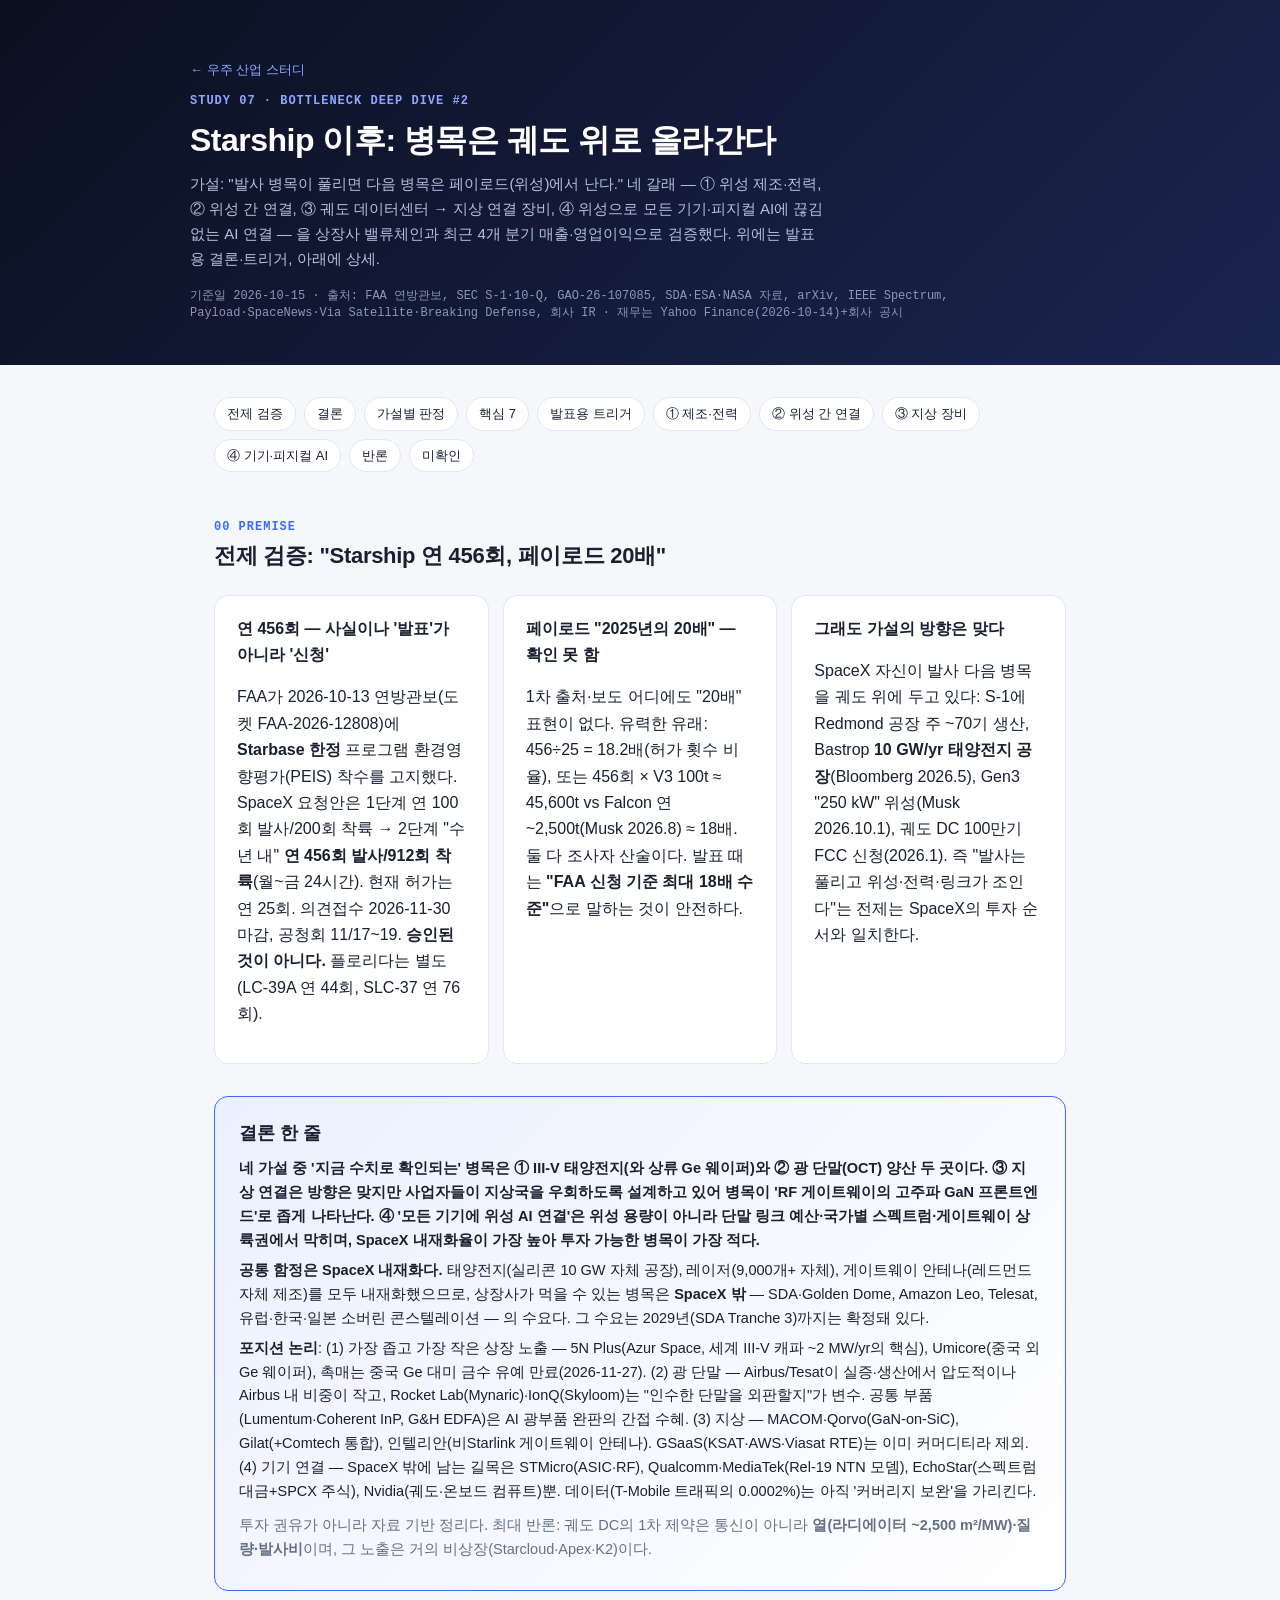
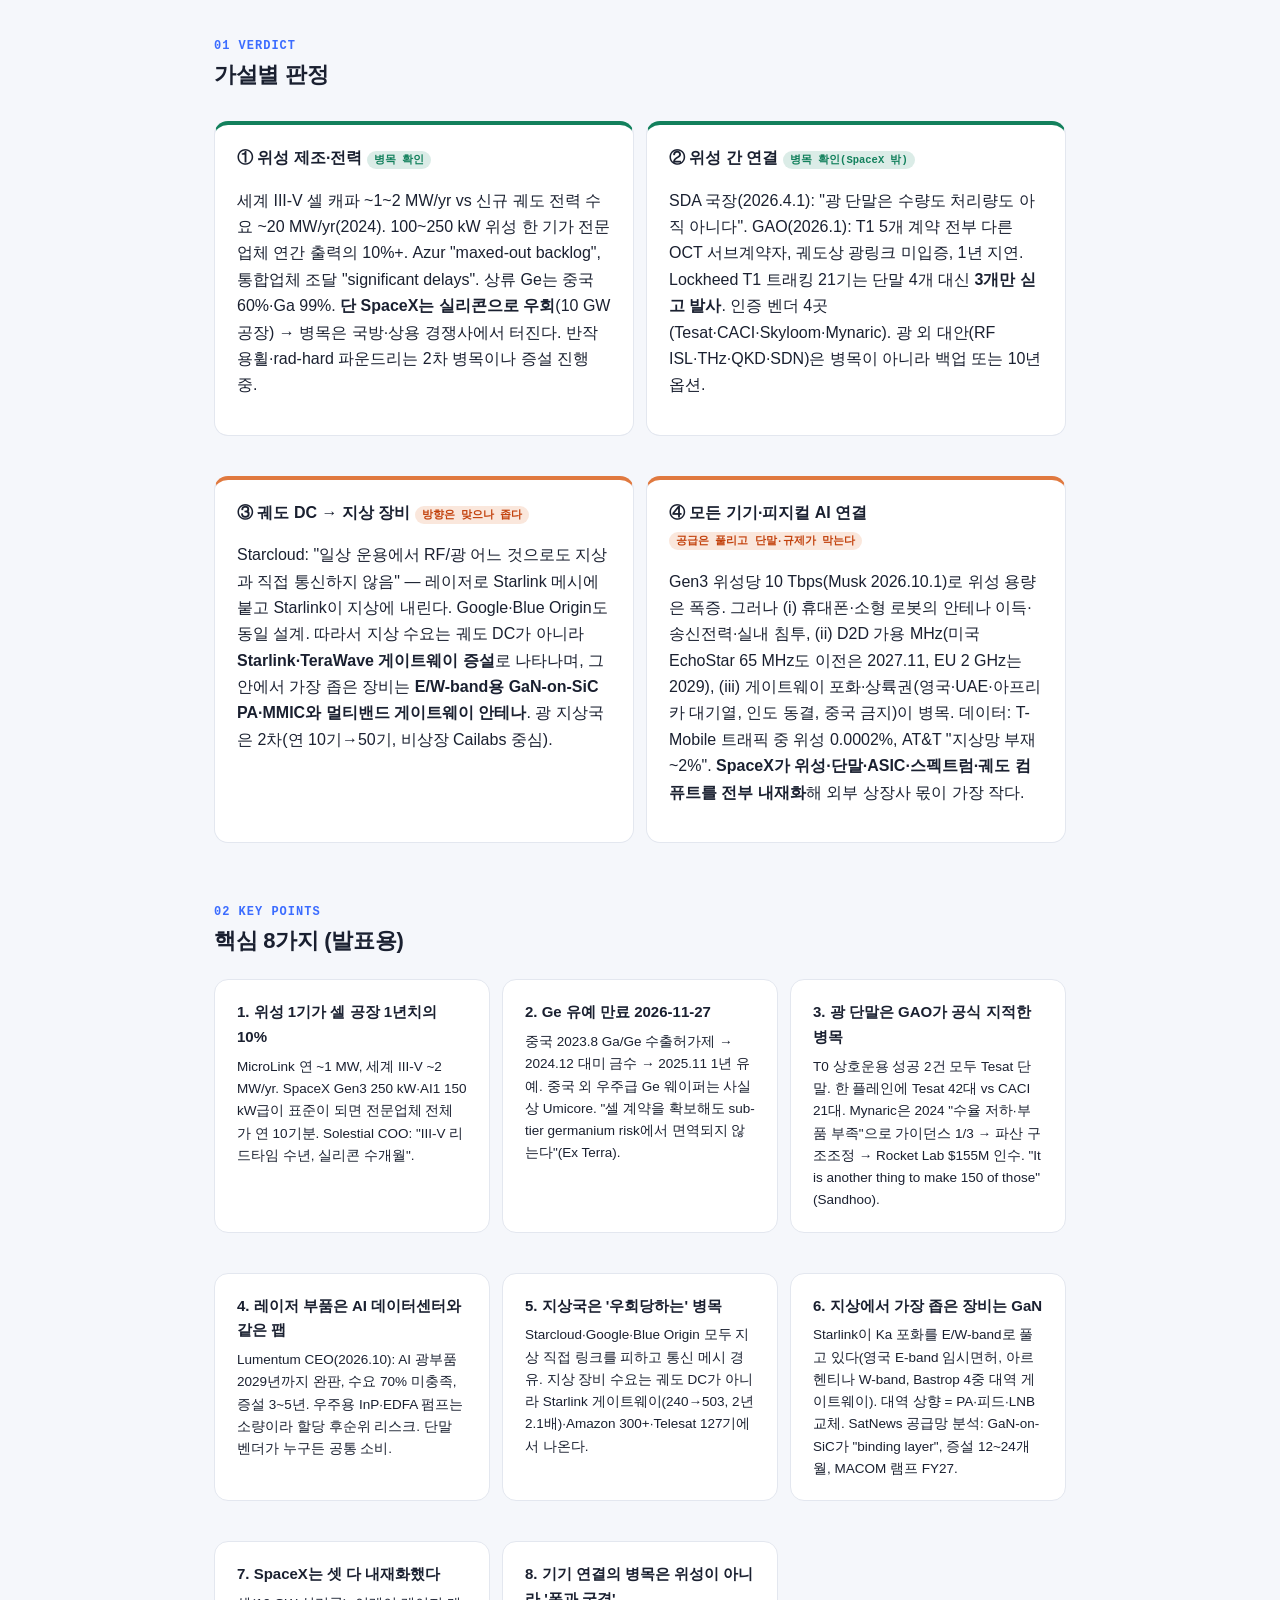
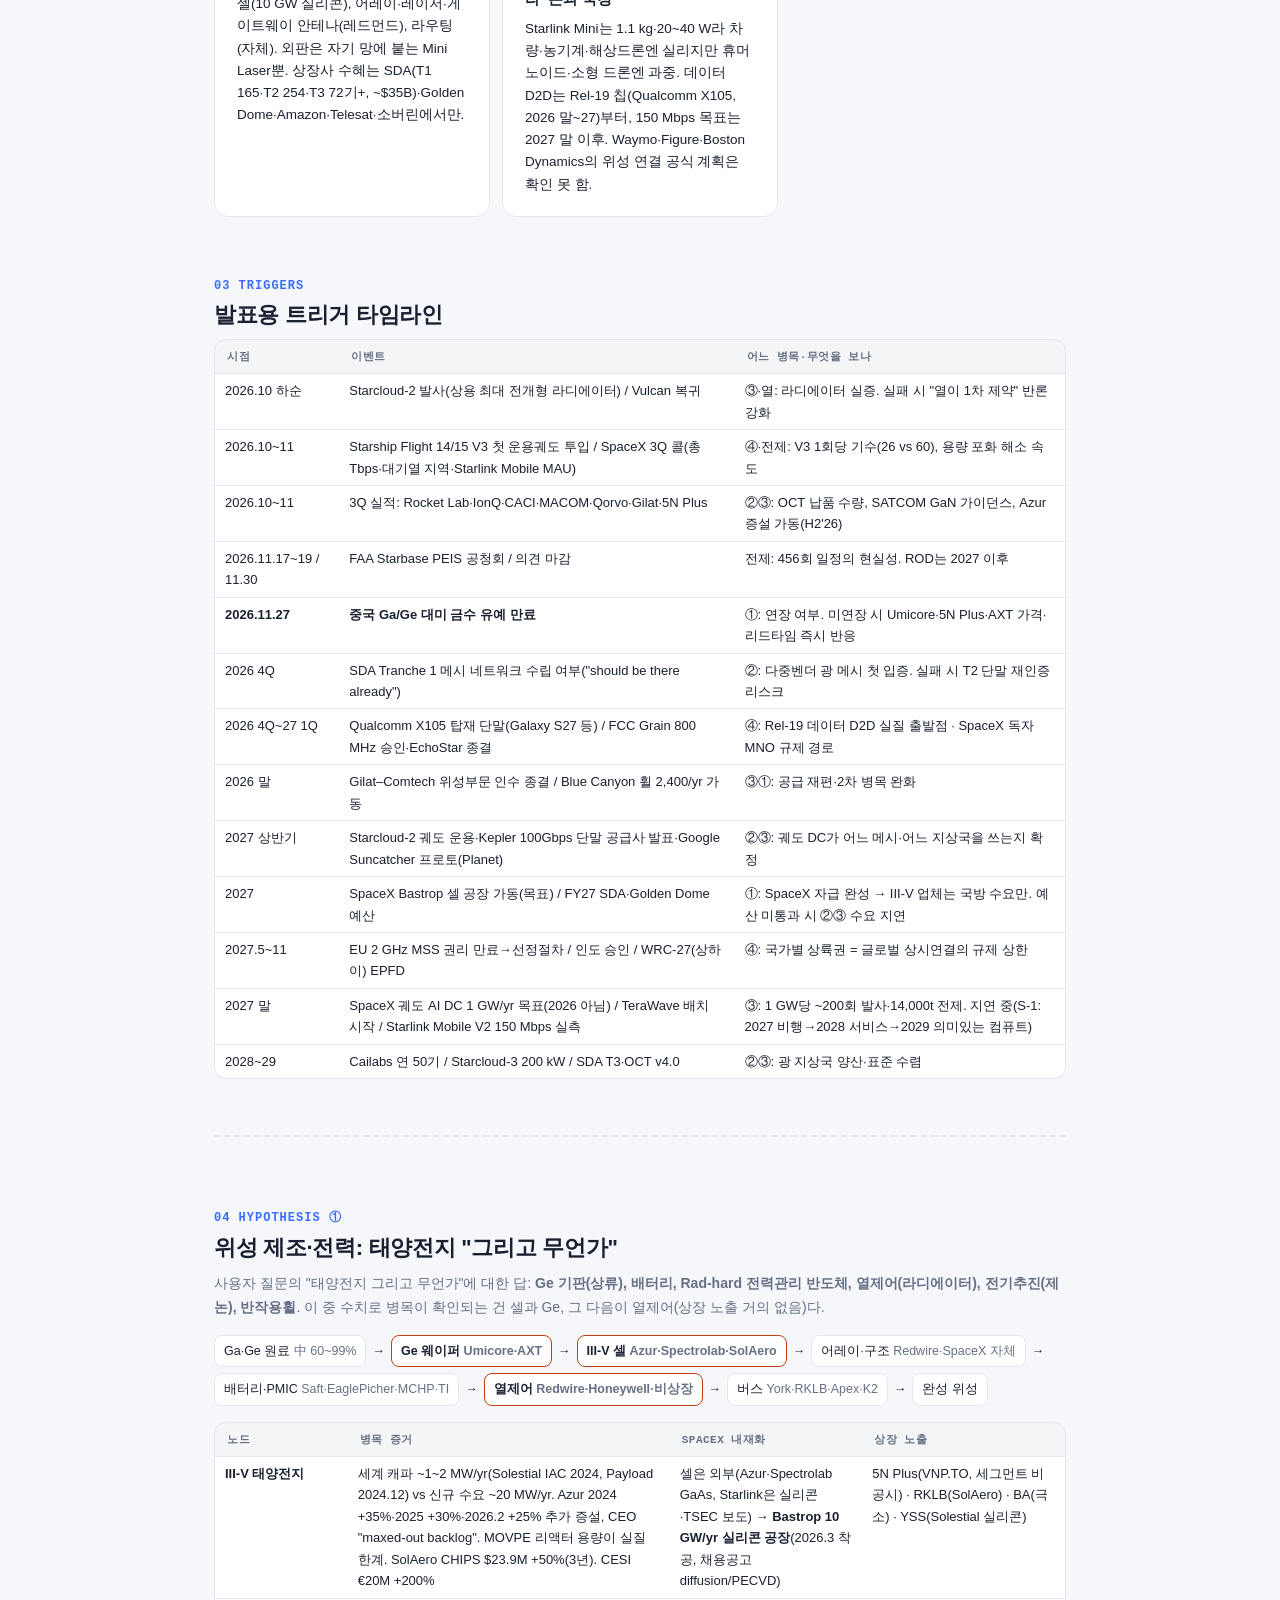
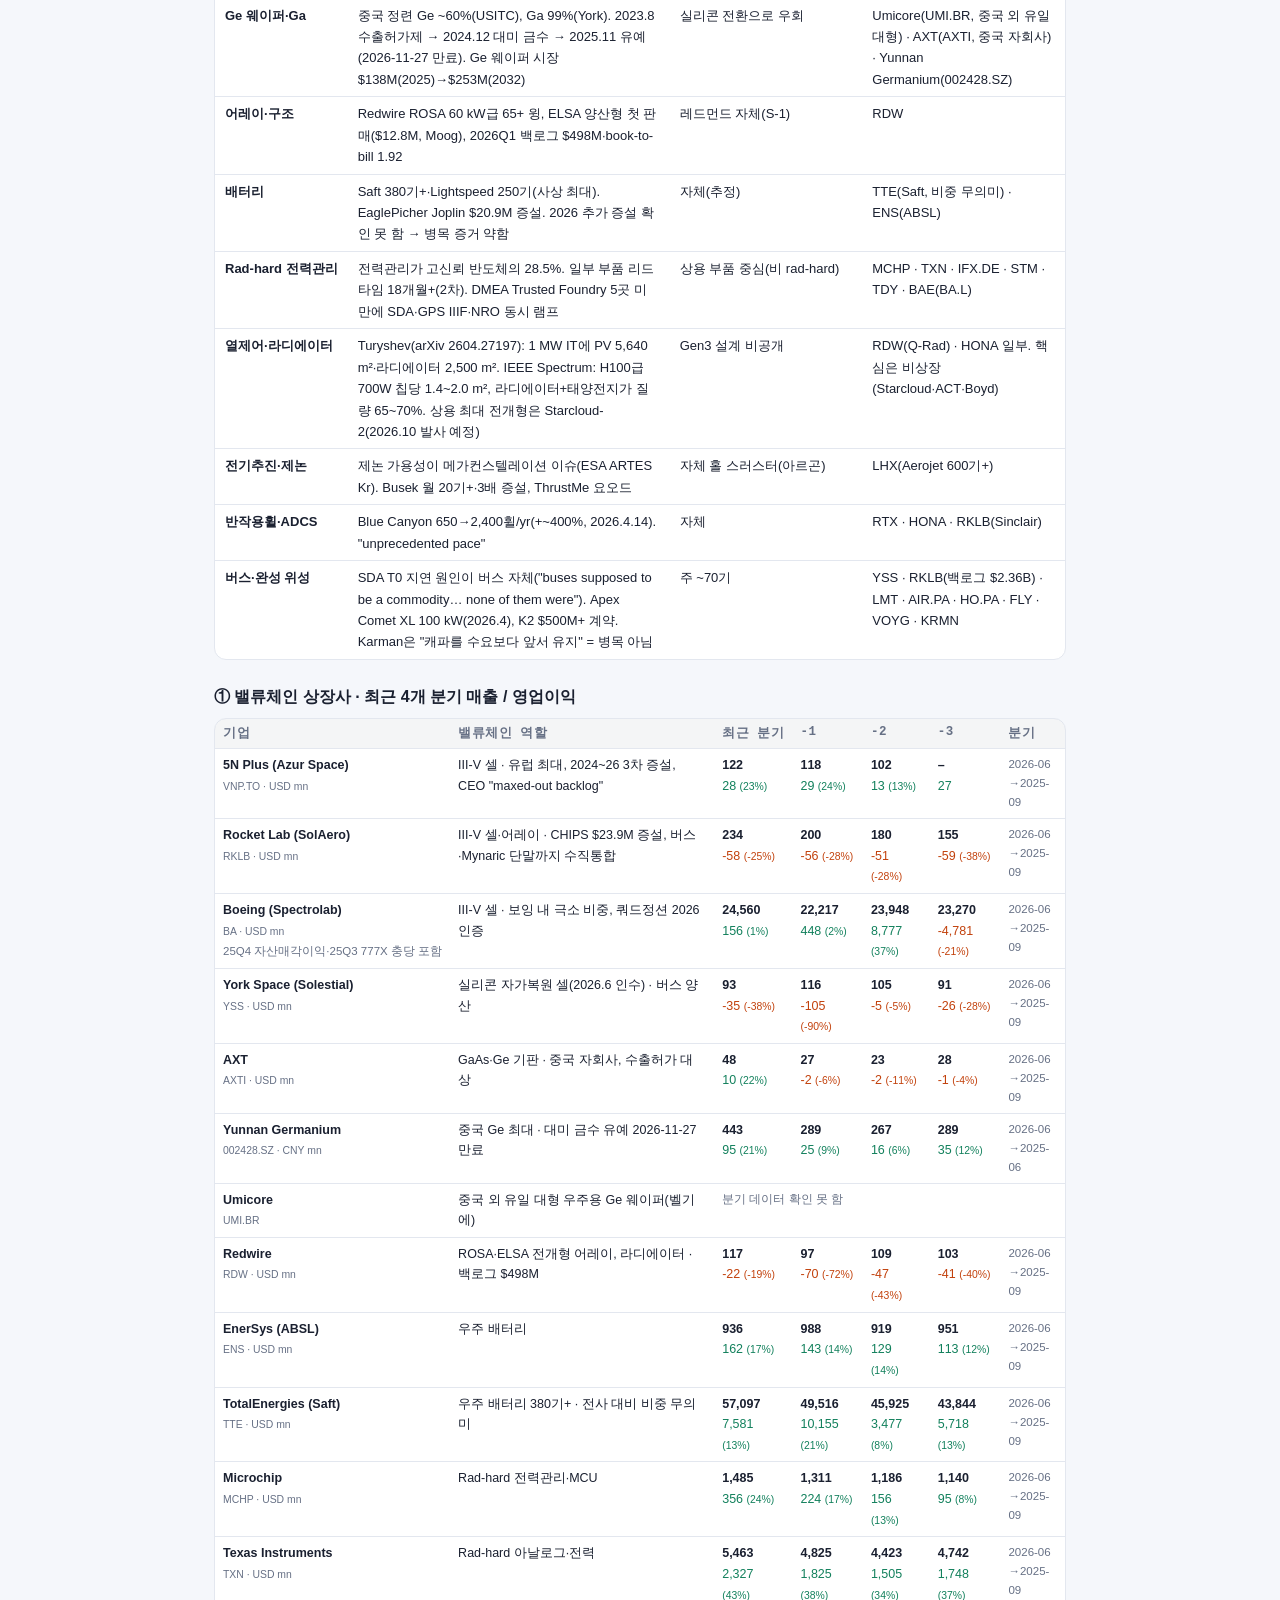
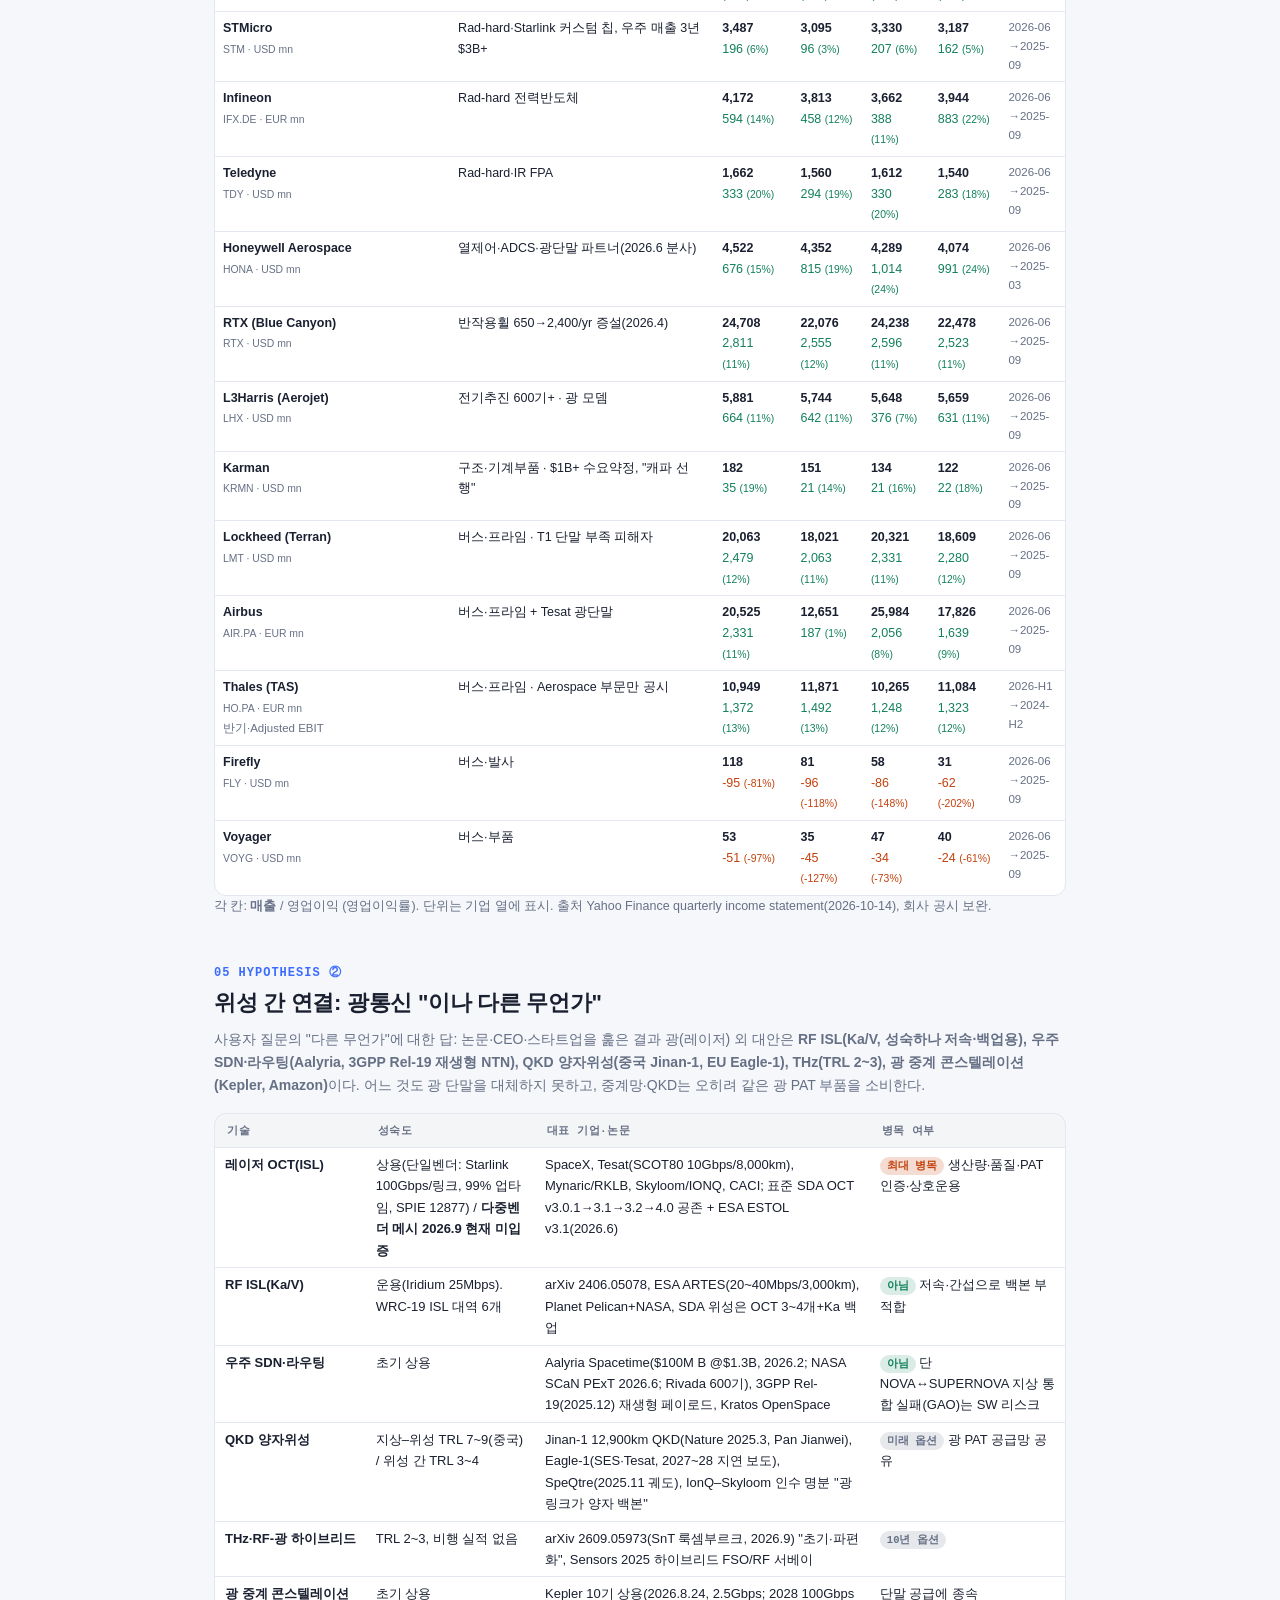
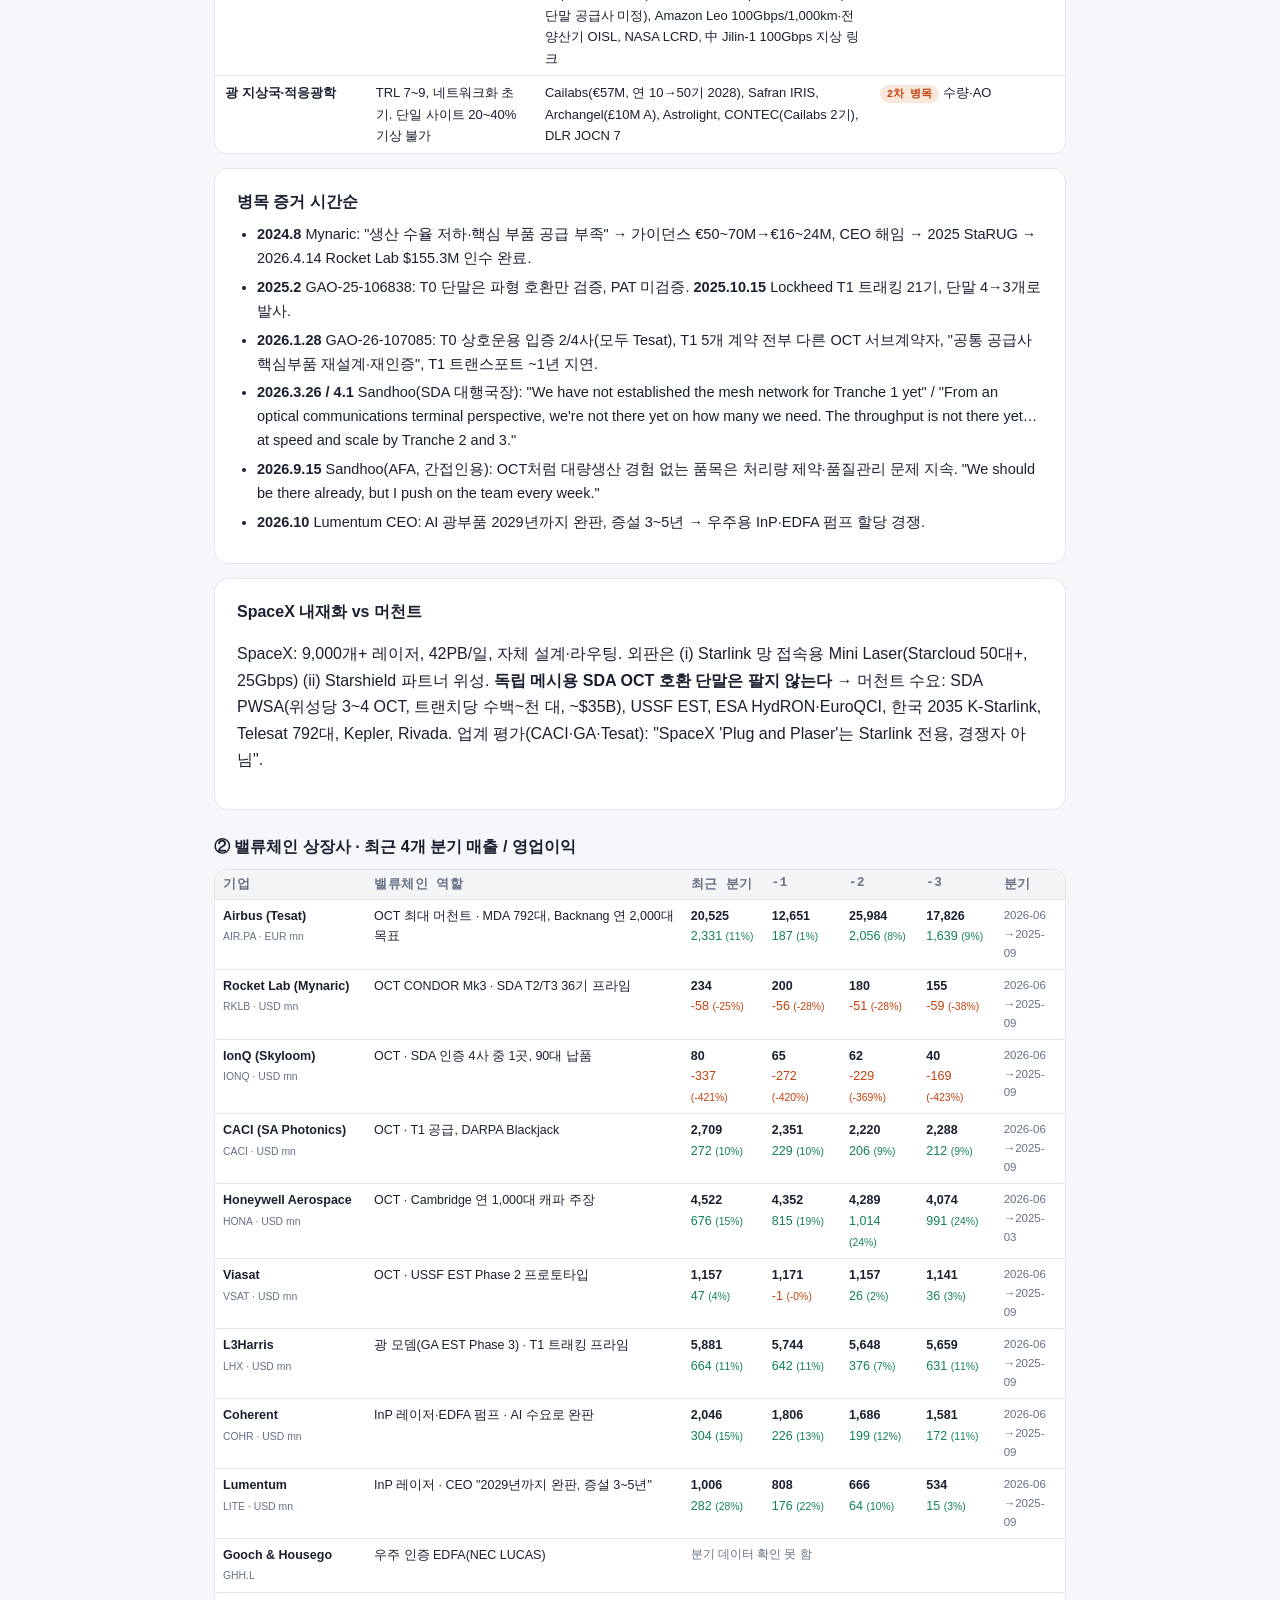
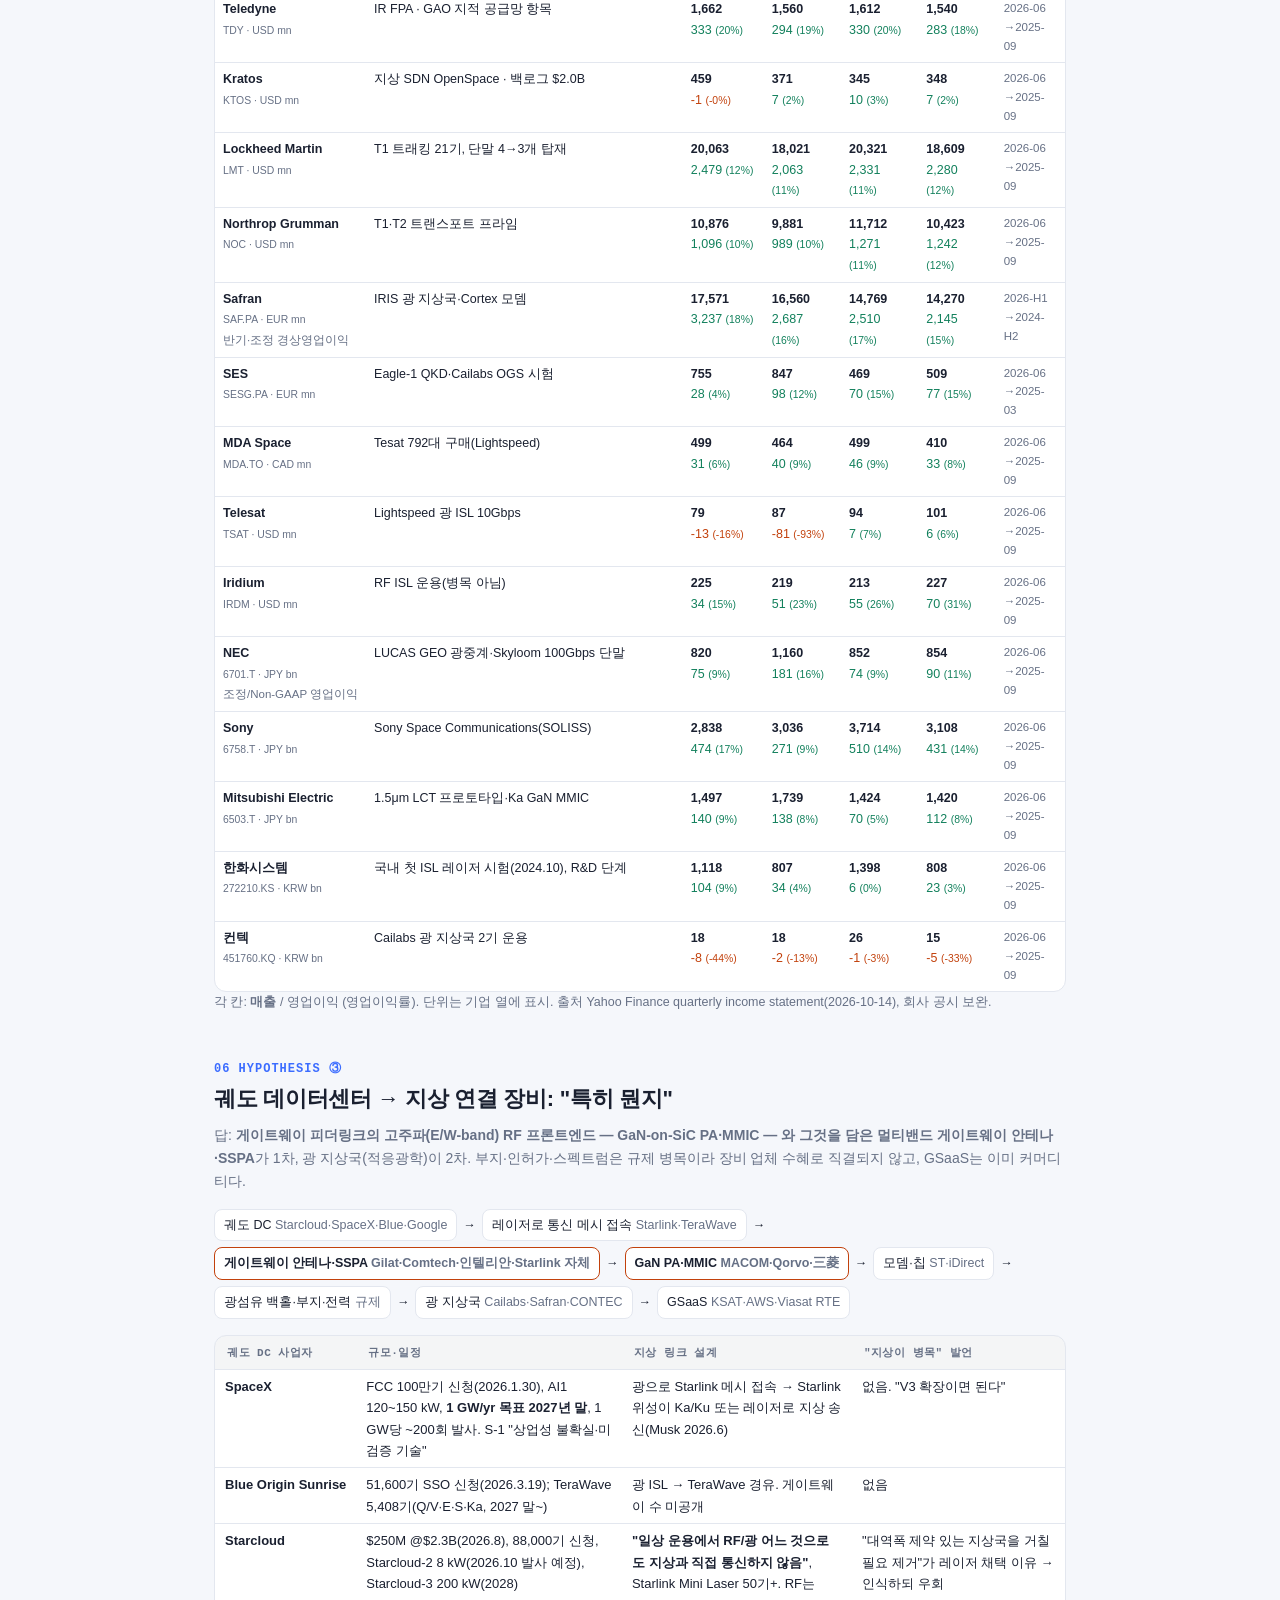
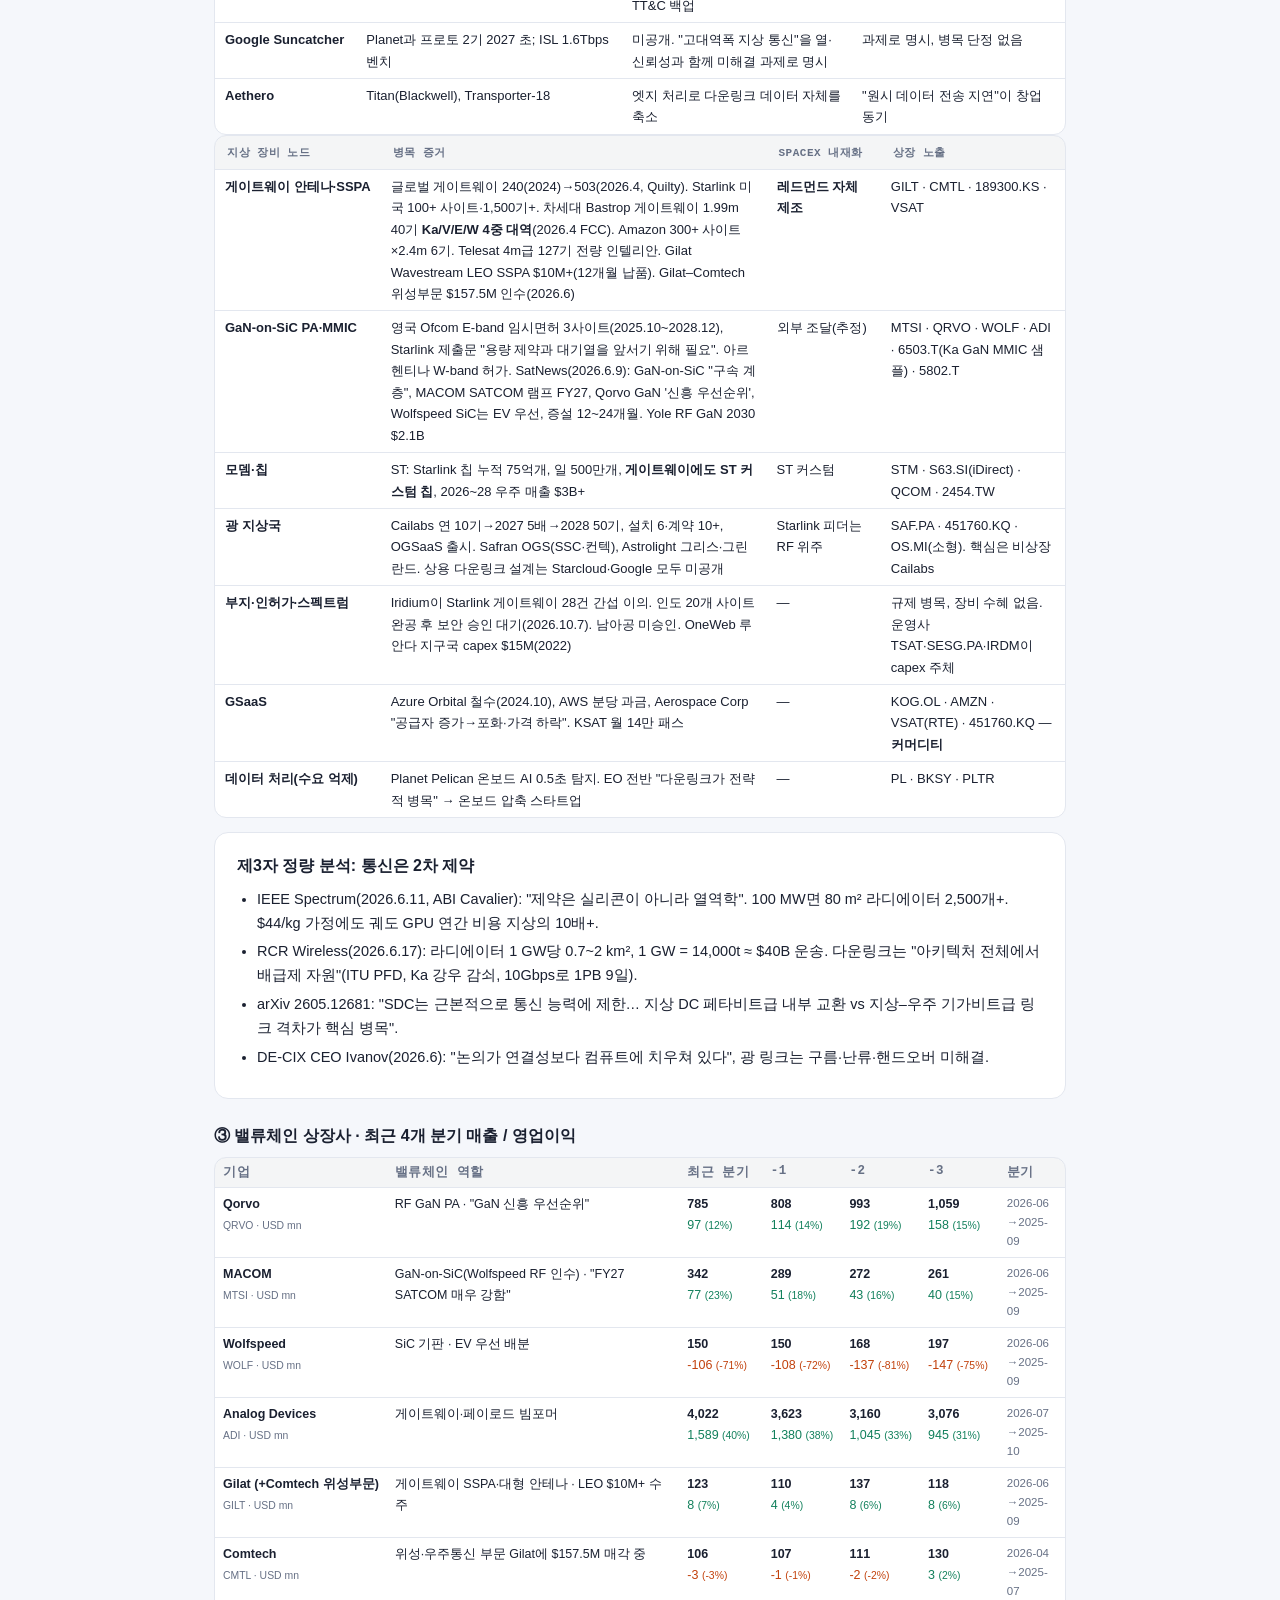
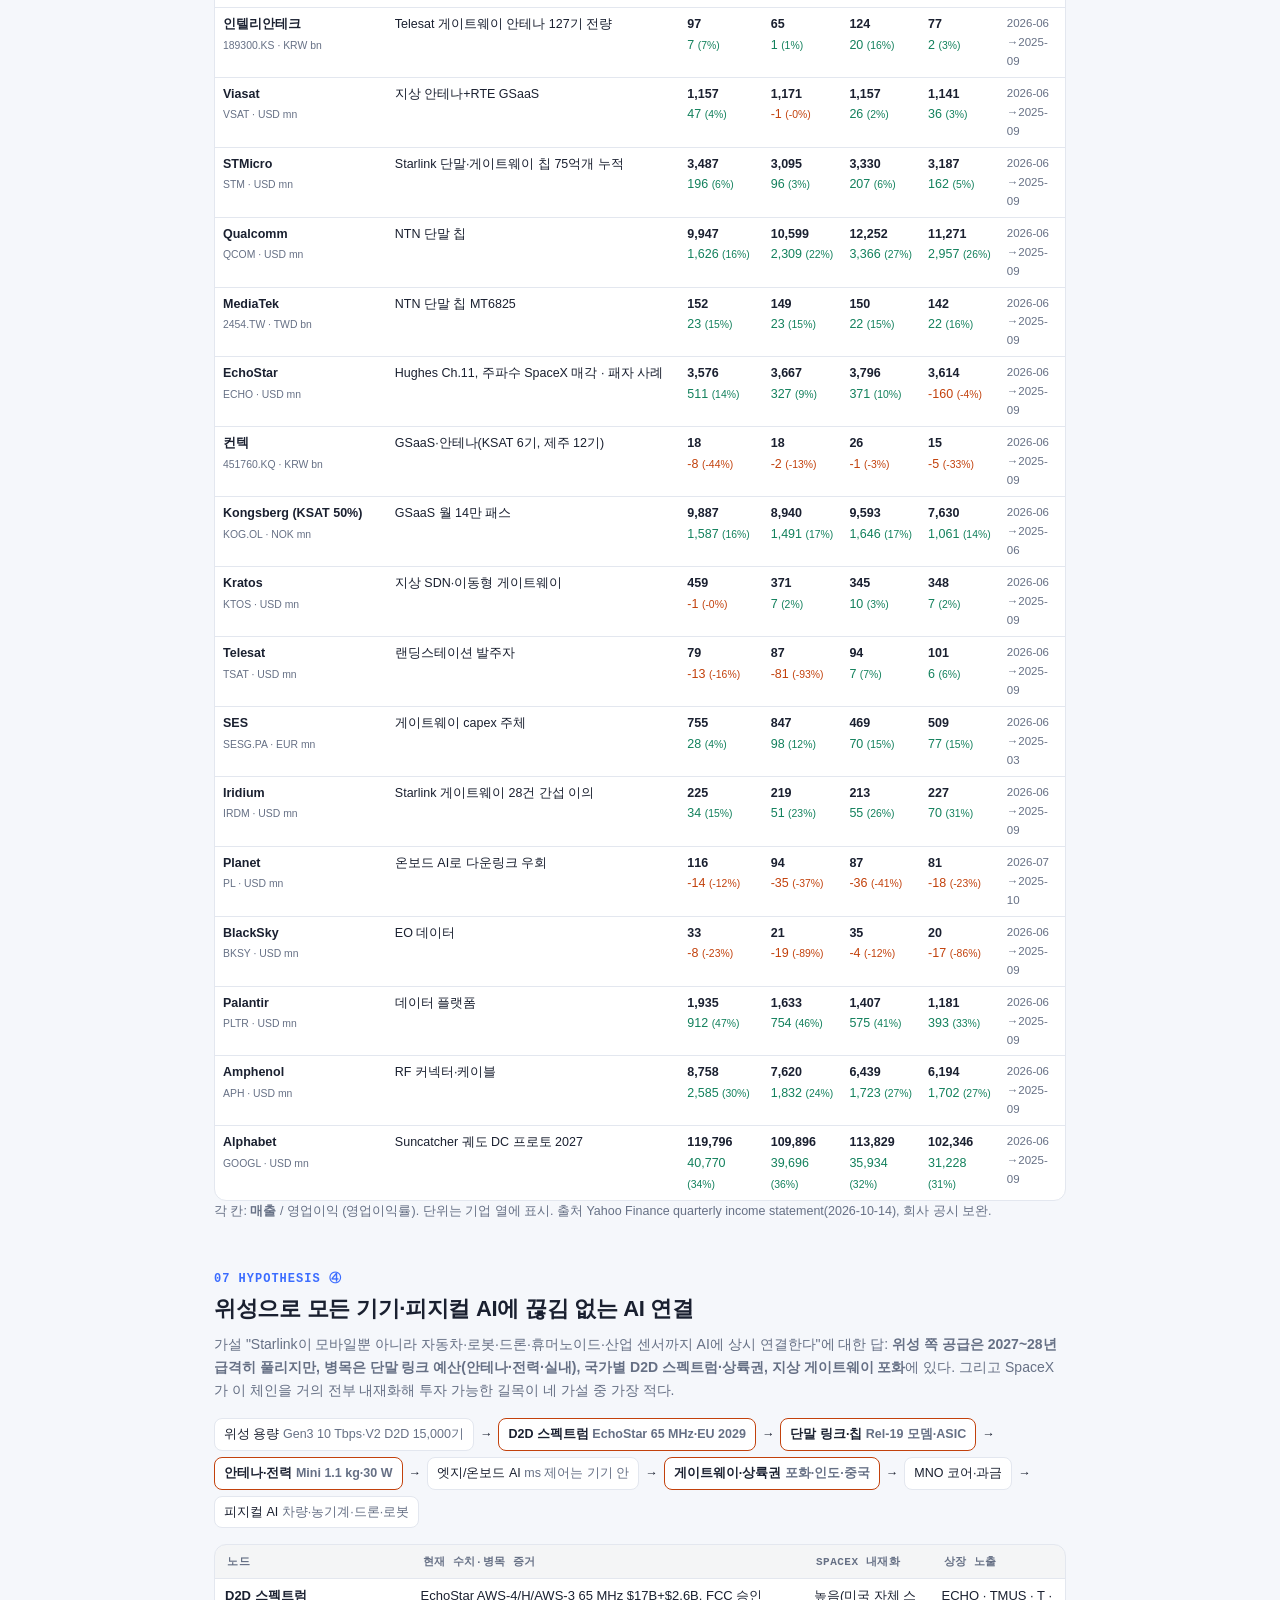
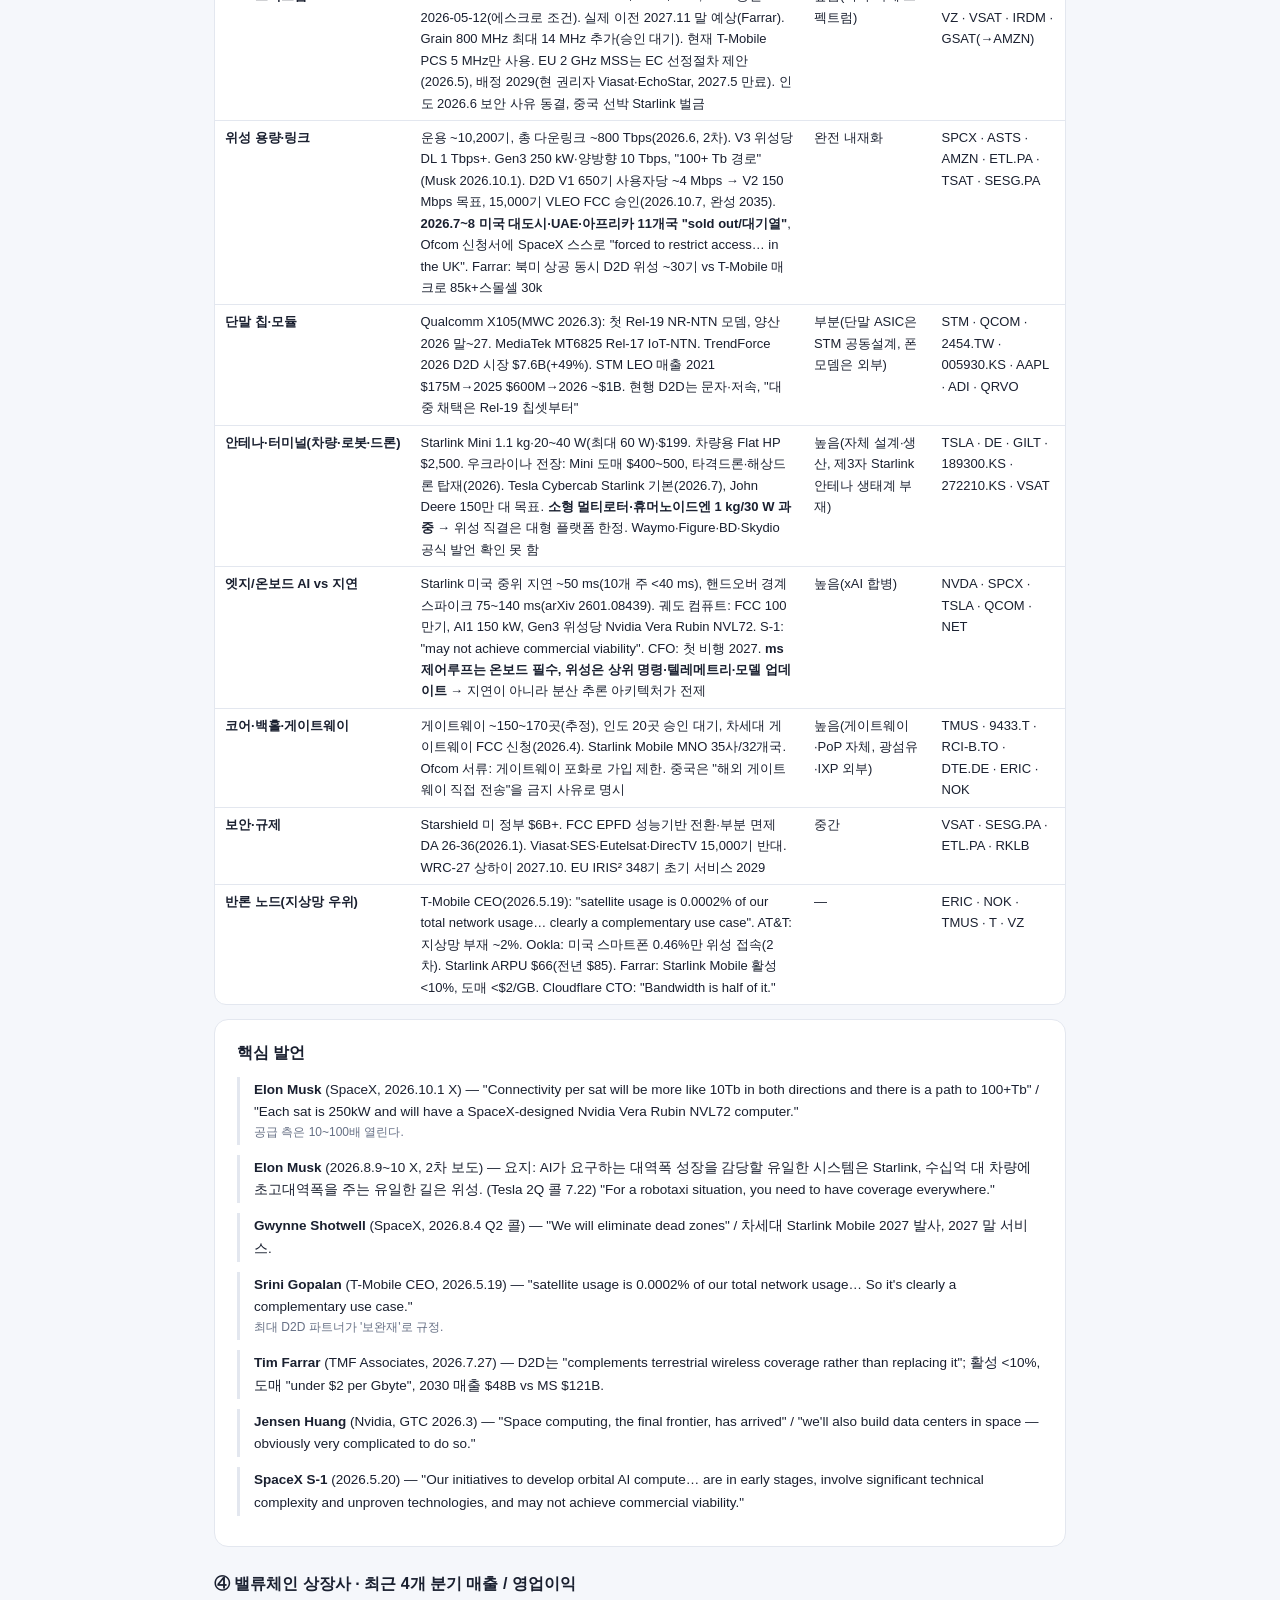
<file: study/next-bottleneck.html>
<!DOCTYPE html>
<html lang="ko"><head><meta charset="UTF-8"><meta name="viewport" content="width=device-width,initial-scale=1">
<title>Starship 이후 병목</title><link rel="stylesheet" href="../assets/style.css">
<style>
.idea{background:linear-gradient(135deg,color-mix(in srgb,var(--accent) 10%,var(--card)),var(--card));border:1px solid var(--accent);border-radius:14px;padding:22px 24px;margin:18px 0}
.idea h3{margin:0 0 8px;font-size:18px}.idea p{margin:6px 0;font-size:14.5px}
.kp{display:grid;grid-template-columns:repeat(auto-fit,minmax(250px,1fr));gap:12px}
.kp .card b{display:block;font-size:15px;margin-bottom:6px}.kp .card p{margin:0;font-size:13.5px;color:var(--text)}
.ev td{font-size:13px;padding:6px 10px;vertical-align:top}.ev td.tk,.fin td.tk{font-weight:800;white-space:nowrap}
.fin td,.fin th{font-size:12.5px;padding:6px 8px;vertical-align:top}.fin td b{font-weight:800}
.fin .g{color:var(--good)}.fin .b{color:var(--bad)}.fin .mu,.mu{color:var(--muted);font-size:11.5px}.fin small{font-weight:400;color:var(--muted)}
.tag2{display:inline-block;font:700 10.5px var(--mono);padding:2px 7px;border-radius:999px;white-space:nowrap}
.t-ok{background:rgba(18,128,92,.15);color:var(--good)}.t-mid{background:rgba(224,121,63,.18);color:#c2410c}.t-no{background:rgba(194,65,12,.18);color:var(--bad)}.t-gr{background:rgba(154,163,181,.25);color:var(--muted)}
.det{margin-top:56px;padding-top:24px;border-top:2px dashed var(--line)}
.q{border-left:3px solid var(--line);padding:2px 0 2px 14px;margin:10px 0;font-size:13.5px}.q small{display:block;color:var(--muted);font-size:12px}
.vd{display:grid;grid-template-columns:repeat(auto-fit,minmax(280px,1fr));gap:12px;margin:14px 0}
.vd .card{border-top:4px solid var(--accent)}.vd .card.no{border-top-color:var(--bad)}.vd .card.mid{border-top-color:#e0793f}.vd .card.ok{border-top-color:var(--good)}
.vc{display:flex;flex-wrap:wrap;gap:6px;align-items:center;margin:10px 0 16px;font-size:12.5px}
.vc span{background:var(--card);border:1px solid var(--line);border-radius:8px;padding:5px 9px}.vc span.hot{border-color:var(--bad);font-weight:700}.vc i{color:var(--muted);font-style:normal}
</style></head>
<body>
<div class="hero"><div class="wrap">
<a class="back" href="../">← 우주 산업 스터디</a>
<div class="eyebrow">Study 07 · Bottleneck Deep Dive #2</div>
<h1>Starship 이후: 병목은 궤도 위로 올라간다</h1>
<p>가설: "발사 병목이 풀리면 다음 병목은 페이로드(위성)에서 난다." 네 갈래 — ① 위성 제조·전력, ② 위성 간 연결, ③ 궤도 데이터센터 → 지상 연결 장비, ④ 위성으로 모든 기기·피지컬 AI에 끊김 없는 AI 연결 — 을 상장사 밸류체인과 최근 4개 분기 매출·영업이익으로 검증했다. 위에는 발표용 결론·트리거, 아래에 상세.</p>
<div class="asof">기준일 2026-10-15 · 출처: FAA 연방관보, SEC S-1·10-Q, GAO-26-107085, SDA·ESA·NASA 자료, arXiv, IEEE Spectrum, Payload·SpaceNews·Via Satellite·Breaking Defense, 회사 IR · 재무는 Yahoo Finance(2026-10-14)+회사 공시</div>
</div></div>
<main>
<div class="toc"><a href="#prem">전제 검증</a><a href="#idea">결론</a><a href="#vd">가설별 판정</a><a href="#key">핵심 7</a><a href="#trig">발표용 트리거</a><a href="#h1">① 제조·전력</a><a href="#h2">② 위성 간 연결</a><a href="#h3">③ 지상 장비</a><a href="#h4">④ 기기·피지컬 AI</a><a href="#sk">반론</a><a href="#mt">미확인</a></div>

<h2 id="prem"><span class="n">00 PREMISE</span>전제 검증: "Starship 연 456회, 페이로드 20배"</h2>
<div class="grid">
<div class="card"><b>연 456회 — 사실이나 '발표'가 아니라 '신청'</b><p>FAA가 2026-10-13 연방관보(도켓 FAA-2026-12808)에 <b>Starbase 한정</b> 프로그램 환경영향평가(PEIS) 착수를 고지했다. SpaceX 요청안은 1단계 연 100회 발사/200회 착륙 → 2단계 "수년 내" <b>연 456회 발사/912회 착륙</b>(월~금 24시간). 현재 허가는 연 25회. 의견접수 2026-11-30 마감, 공청회 11/17~19. <b>승인된 것이 아니다.</b> 플로리다는 별도(LC-39A 연 44회, SLC-37 연 76회).</p></div>
<div class="card"><b>페이로드 "2025년의 20배" — 확인 못 함</b><p>1차 출처·보도 어디에도 "20배" 표현이 없다. 유력한 유래: 456÷25 = 18.2배(허가 횟수 비율), 또는 456회 × V3 100t ≈ 45,600t vs Falcon 연 ~2,500t(Musk 2026.8) ≈ 18배. 둘 다 조사자 산술이다. 발표 때는 <b>"FAA 신청 기준 최대 18배 수준"</b>으로 말하는 것이 안전하다.</p></div>
<div class="card"><b>그래도 가설의 방향은 맞다</b><p>SpaceX 자신이 발사 다음 병목을 궤도 위에 두고 있다: S-1에 Redmond 공장 주 ~70기 생산, Bastrop <b>10 GW/yr 태양전지 공장</b>(Bloomberg 2026.5), Gen3 "250 kW" 위성(Musk 2026.10.1), 궤도 DC 100만기 FCC 신청(2026.1). 즉 "발사는 풀리고 위성·전력·링크가 조인다"는 전제는 SpaceX의 투자 순서와 일치한다.</p></div>
</div>

<div class="idea" id="idea"><h3>결론 한 줄</h3>
<p><b>네 가설 중 '지금 수치로 확인되는' 병목은 ① III-V 태양전지(와 상류 Ge 웨이퍼)와 ② 광 단말(OCT) 양산 두 곳이다. ③ 지상 연결은 방향은 맞지만 사업자들이 지상국을 우회하도록 설계하고 있어 병목이 'RF 게이트웨이의 고주파 GaN 프론트엔드'로 좁게 나타난다. ④ '모든 기기에 위성 AI 연결'은 위성 용량이 아니라 단말 링크 예산·국가별 스펙트럼·게이트웨이 상륙권에서 막히며, SpaceX 내재화율이 가장 높아 투자 가능한 병목이 가장 적다.</b></p>
<p><b>공통 함정은 SpaceX 내재화다.</b> 태양전지(실리콘 10 GW 자체 공장), 레이저(9,000개+ 자체), 게이트웨이 안테나(레드먼드 자체 제조)를 모두 내재화했으므로, 상장사가 먹을 수 있는 병목은 <b>SpaceX 밖</b> — SDA·Golden Dome, Amazon Leo, Telesat, 유럽·한국·일본 소버린 콘스텔레이션 — 의 수요다. 그 수요는 2029년(SDA Tranche 3)까지는 확정돼 있다.</p>
<p><b>포지션 논리</b>: (1) 가장 좁고 가장 작은 상장 노출 — 5N Plus(Azur Space, 세계 III-V 캐파 ~2 MW/yr의 핵심), Umicore(중국 외 Ge 웨이퍼), 촉매는 중국 Ge 대미 금수 유예 만료(2026-11-27). (2) 광 단말 — Airbus/Tesat이 실증·생산에서 압도적이나 Airbus 내 비중이 작고, Rocket Lab(Mynaric)·IonQ(Skyloom)는 "인수한 단말을 외판할지"가 변수. 공통 부품(Lumentum·Coherent InP, G&H EDFA)은 AI 광부품 완판의 간접 수혜. (3) 지상 — MACOM·Qorvo(GaN-on-SiC), Gilat(+Comtech 통합), 인텔리안(비Starlink 게이트웨이 안테나). GSaaS(KSAT·AWS·Viasat RTE)는 이미 커머디티라 제외. (4) 기기 연결 — SpaceX 밖에 남는 길목은 STMicro(ASIC·RF), Qualcomm·MediaTek(Rel-19 NTN 모뎀), EchoStar(스펙트럼 대금+SPCX 주식), Nvidia(궤도·온보드 컴퓨트)뿐. 데이터(T-Mobile 트래픽의 0.0002%)는 아직 '커버리지 보완'을 가리킨다.</p>
<p class="lead" style="margin-top:10px">투자 권유가 아니라 자료 기반 정리다. 최대 반론: 궤도 DC의 1차 제약은 통신이 아니라 <b>열(라디에이터 ~2,500 m²/MW)·질량·발사비</b>이며, 그 노출은 거의 비상장(Starcloud·Apex·K2)이다.</p></div>

<h2 id="vd"><span class="n">01 VERDICT</span>가설별 판정</h2>
<div class="vd">
<div class="card ok"><b>① 위성 제조·전력 <span class="tag2 t-ok">병목 확인</span></b><p>세계 III-V 셀 캐파 ~1~2 MW/yr vs 신규 궤도 전력 수요 ~20 MW/yr(2024). 100~250 kW 위성 한 기가 전문업체 연간 출력의 10%+. Azur "maxed-out backlog", 통합업체 조달 "significant delays". 상류 Ge는 중국 60%·Ga 99%. <b>단 SpaceX는 실리콘으로 우회</b>(10 GW 공장) → 병목은 국방·상용 경쟁사에서 터진다. 반작용휠·rad-hard 파운드리는 2차 병목이나 증설 진행 중.</p></div>
<div class="card ok"><b>② 위성 간 연결 <span class="tag2 t-ok">병목 확인(SpaceX 밖)</span></b><p>SDA 국장(2026.4.1): "광 단말은 수량도 처리량도 아직 아니다". GAO(2026.1): T1 5개 계약 전부 다른 OCT 서브계약자, 궤도상 광링크 미입증, 1년 지연. Lockheed T1 트래킹 21기는 단말 4개 대신 <b>3개만 싣고 발사</b>. 인증 벤더 4곳(Tesat·CACI·Skyloom·Mynaric). 광 외 대안(RF ISL·THz·QKD·SDN)은 병목이 아니라 백업 또는 10년 옵션.</p></div>
<div class="card mid"><b>③ 궤도 DC → 지상 장비 <span class="tag2 t-mid">방향은 맞으나 좁다</span></b><p>Starcloud: "일상 운용에서 RF/광 어느 것으로도 지상과 직접 통신하지 않음" — 레이저로 Starlink 메시에 붙고 Starlink이 지상에 내린다. Google·Blue Origin도 동일 설계. 따라서 지상 수요는 궤도 DC가 아니라 <b>Starlink·TeraWave 게이트웨이 증설</b>로 나타나며, 그 안에서 가장 좁은 장비는 <b>E/W-band용 GaN-on-SiC PA·MMIC와 멀티밴드 게이트웨이 안테나</b>. 광 지상국은 2차(연 10기→50기, 비상장 Cailabs 중심).</p></div>
<div class="card mid"><b>④ 모든 기기·피지컬 AI 연결 <span class="tag2 t-mid">공급은 풀리고 단말·규제가 막는다</span></b><p>Gen3 위성당 10 Tbps(Musk 2026.10.1)로 위성 용량은 폭증. 그러나 (i) 휴대폰·소형 로봇의 안테나 이득·송신전력·실내 침투, (ii) D2D 가용 MHz(미국 EchoStar 65 MHz도 이전은 2027.11, EU 2 GHz는 2029), (iii) 게이트웨이 포화·상륙권(영국·UAE·아프리카 대기열, 인도 동결, 중국 금지)이 병목. 데이터: T-Mobile 트래픽 중 위성 0.0002%, AT&T "지상망 부재 ~2%". <b>SpaceX가 위성·단말·ASIC·스펙트럼·궤도 컴퓨트를 전부 내재화</b>해 외부 상장사 몫이 가장 작다.</p></div>
</div>

<h2 id="key"><span class="n">02 KEY POINTS</span>핵심 8가지 (발표용)</h2>
<div class="kp">
<div class="card"><b>1. 위성 1기가 셀 공장 1년치의 10%</b><p>MicroLink 연 ~1 MW, 세계 III-V ~2 MW/yr. SpaceX Gen3 250 kW·AI1 150 kW급이 표준이 되면 전문업체 전체가 연 10기분. Solestial COO: "III-V 리드타임 수년, 실리콘 수개월".</p></div>
<div class="card"><b>2. Ge 유예 만료 2026-11-27</b><p>중국 2023.8 Ga/Ge 수출허가제 → 2024.12 대미 금수 → 2025.11 1년 유예. 중국 외 우주급 Ge 웨이퍼는 사실상 Umicore. "셀 계약을 확보해도 sub-tier germanium risk에서 면역되지 않는다"(Ex Terra).</p></div>
<div class="card"><b>3. 광 단말은 GAO가 공식 지적한 병목</b><p>T0 상호운용 성공 2건 모두 Tesat 단말. 한 플레인에 Tesat 42대 vs CACI 21대. Mynaric은 2024 "수율 저하·부품 부족"으로 가이던스 1/3 → 파산 구조조정 → Rocket Lab $155M 인수. "It is another thing to make 150 of those"(Sandhoo).</p></div>
<div class="card"><b>4. 레이저 부품은 AI 데이터센터와 같은 팹</b><p>Lumentum CEO(2026.10): AI 광부품 2029년까지 완판, 수요 70% 미충족, 증설 3~5년. 우주용 InP·EDFA 펌프는 소량이라 할당 후순위 리스크. 단말 벤더가 누구든 공통 소비.</p></div>
<div class="card"><b>5. 지상국은 '우회당하는' 병목</b><p>Starcloud·Google·Blue Origin 모두 지상 직접 링크를 피하고 통신 메시 경유. 지상 장비 수요는 궤도 DC가 아니라 Starlink 게이트웨이(240→503, 2년 2.1배)·Amazon 300+·Telesat 127기에서 나온다.</p></div>
<div class="card"><b>6. 지상에서 가장 좁은 장비는 GaN</b><p>Starlink이 Ka 포화를 E/W-band로 풀고 있다(영국 E-band 임시면허, 아르헨티나 W-band, Bastrop 4중 대역 게이트웨이). 대역 상향 = PA·피드·LNB 교체. SatNews 공급망 분석: GaN-on-SiC가 "binding layer", 증설 12~24개월, MACOM 램프 FY27.</p></div>
<div class="card"><b>7. SpaceX는 셋 다 내재화했다</b><p>셀(10 GW 실리콘), 어레이·레이저·게이트웨이 안테나(레드먼드), 라우팅(자체). 외판은 자기 망에 붙는 Mini Laser뿐. 상장사 수혜는 SDA(T1 165·T2 254·T3 72기+, ~$35B)·Golden Dome·Amazon·Telesat·소버린에서만.</p></div>
<div class="card"><b>8. 기기 연결의 병목은 위성이 아니라 '폰과 국경'</b><p>Starlink Mini는 1.1 kg·20~40 W라 차량·농기계·해상드론엔 실리지만 휴머노이드·소형 드론엔 과중. 데이터 D2D는 Rel-19 칩(Qualcomm X105, 2026 말~27)부터, 150 Mbps 목표는 2027 말 이후. Waymo·Figure·Boston Dynamics의 위성 연결 공식 계획은 확인 못 함.</p></div>
</div>

<h2 id="trig"><span class="n">03 TRIGGERS</span>발표용 트리거 타임라인</h2>
<div class="tw"><table class="ev"><tr><th>시점</th><th>이벤트</th><th>어느 병목·무엇을 보나</th></tr>
<tr><td>2026.10 하순</td><td>Starcloud-2 발사(상용 최대 전개형 라디에이터) / Vulcan 복귀</td><td>③·열: 라디에이터 실증. 실패 시 "열이 1차 제약" 반론 강화</td></tr>
<tr><td>2026.10~11</td><td>Starship Flight 14/15 V3 첫 운용궤도 투입 / SpaceX 3Q 콜(총 Tbps·대기열 지역·Starlink Mobile MAU)</td><td>④·전제: V3 1회당 기수(26 vs 60), 용량 포화 해소 속도</td></tr>
<tr><td>2026.10~11</td><td>3Q 실적: Rocket Lab·IonQ·CACI·MACOM·Qorvo·Gilat·5N Plus</td><td>②③: OCT 납품 수량, SATCOM GaN 가이던스, Azur 증설 가동(H2'26)</td></tr>
<tr><td>2026.11.17~19 / 11.30</td><td>FAA Starbase PEIS 공청회 / 의견 마감</td><td>전제: 456회 일정의 현실성. ROD는 2027 이후</td></tr>
<tr><td><b>2026.11.27</b></td><td><b>중국 Ga/Ge 대미 금수 유예 만료</b></td><td>①: 연장 여부. 미연장 시 Umicore·5N Plus·AXT 가격·리드타임 즉시 반응</td></tr>
<tr><td>2026 4Q</td><td>SDA Tranche 1 메시 네트워크 수립 여부("should be there already")</td><td>②: 다중벤더 광 메시 첫 입증. 실패 시 T2 단말 재인증 리스크</td></tr>
<tr><td>2026 4Q~27 1Q</td><td>Qualcomm X105 탑재 단말(Galaxy S27 등) / FCC Grain 800 MHz 승인·EchoStar 종결</td><td>④: Rel-19 데이터 D2D 실질 출발점 · SpaceX 독자 MNO 규제 경로</td></tr>
<tr><td>2026 말</td><td>Gilat–Comtech 위성부문 인수 종결 / Blue Canyon 휠 2,400/yr 가동</td><td>③①: 공급 재편·2차 병목 완화</td></tr>
<tr><td>2027 상반기</td><td>Starcloud-2 궤도 운용·Kepler 100Gbps 단말 공급사 발표·Google Suncatcher 프로토(Planet)</td><td>②③: 궤도 DC가 어느 메시·어느 지상국을 쓰는지 확정</td></tr>
<tr><td>2027</td><td>SpaceX Bastrop 셀 공장 가동(목표) / FY27 SDA·Golden Dome 예산</td><td>①: SpaceX 자급 완성 → III-V 업체는 국방 수요만. 예산 미통과 시 ②③ 수요 지연</td></tr>
<tr><td>2027.5~11</td><td>EU 2 GHz MSS 권리 만료→선정절차 / 인도 승인 / WRC-27(상하이) EPFD</td><td>④: 국가별 상륙권 = 글로벌 상시연결의 규제 상한</td></tr>
<tr><td>2027 말</td><td>SpaceX 궤도 AI DC 1 GW/yr 목표(2026 아님) / TeraWave 배치 시작 / Starlink Mobile V2 150 Mbps 실측</td><td>③: 1 GW당 ~200회 발사·14,000t 전제. 지연 중(S-1: 2027 비행→2028 서비스→2029 의미있는 컴퓨트)</td></tr>
<tr><td>2028~29</td><td>Cailabs 연 50기 / Starcloud-3 200 kW / SDA T3·OCT v4.0</td><td>②③: 광 지상국 양산·표준 수렴</td></tr>
</table></div>

<div class="det"></div>
<h2 id="h1"><span class="n">04 HYPOTHESIS ①</span>위성 제조·전력: 태양전지 "그리고 무언가"</h2>
<p class="lead">사용자 질문의 "태양전지 그리고 무언가"에 대한 답: <b>Ge 기판(상류), 배터리, Rad-hard 전력관리 반도체, 열제어(라디에이터), 전기추진(제논), 반작용휠</b>. 이 중 수치로 병목이 확인되는 건 셀과 Ge, 그 다음이 열제어(상장 노출 거의 없음)다.</p>
<div class="vc"><span>Ga·Ge 원료 <i>中 60~99%</i></span>→<span class="hot">Ge 웨이퍼 <i>Umicore·AXT</i></span>→<span class="hot">III-V 셀 <i>Azur·Spectrolab·SolAero</i></span>→<span>어레이·구조 <i>Redwire·SpaceX 자체</i></span>→<span>배터리·PMIC <i>Saft·EaglePicher·MCHP·TI</i></span>→<span class="hot">열제어 <i>Redwire·Honeywell·비상장</i></span>→<span>버스 <i>York·RKLB·Apex·K2</i></span>→<span>완성 위성</span></div>
<div class="tw"><table class="ev"><tr><th>노드</th><th>병목 증거</th><th>SpaceX 내재화</th><th>상장 노출</th></tr>
<tr><td class="tk">III-V 태양전지</td><td>세계 캐파 ~1~2 MW/yr(Solestial IAC 2024, Payload 2024.12) vs 신규 수요 ~20 MW/yr. Azur 2024 +35%·2025 +30%·2026.2 +25% 추가 증설, CEO "maxed-out backlog". MOVPE 리액터 용량이 실질 한계. SolAero CHIPS $23.9M +50%(3년). CESI €20M +200%</td><td>셀은 외부(Azur·Spectrolab GaAs, Starlink은 실리콘·TSEC 보도) → <b>Bastrop 10 GW/yr 실리콘 공장</b>(2026.3 착공, 채용공고 diffusion/PECVD)</td><td>5N Plus(VNP.TO, 세그먼트 비공시) · RKLB(SolAero) · BA(극소) · YSS(Solestial 실리콘)</td></tr>
<tr><td class="tk">Ge 웨이퍼·Ga</td><td>중국 정련 Ge ~60%(USITC), Ga 99%(York). 2023.8 수출허가제 → 2024.12 대미 금수 → 2025.11 유예(2026-11-27 만료). Ge 웨이퍼 시장 $138M(2025)→$253M(2032)</td><td>실리콘 전환으로 우회</td><td>Umicore(UMI.BR, 중국 외 유일 대형) · AXT(AXTI, 중국 자회사) · Yunnan Germanium(002428.SZ)</td></tr>
<tr><td class="tk">어레이·구조</td><td>Redwire ROSA 60 kW급 65+ 윙, ELSA 양산형 첫 판매($12.8M, Moog), 2026Q1 백로그 $498M·book-to-bill 1.92</td><td>레드먼드 자체(S-1)</td><td>RDW</td></tr>
<tr><td class="tk">배터리</td><td>Saft 380기+·Lightspeed 250기(사상 최대). EaglePicher Joplin $20.9M 증설. 2026 추가 증설 확인 못 함 → 병목 증거 약함</td><td>자체(추정)</td><td>TTE(Saft, 비중 무의미) · ENS(ABSL)</td></tr>
<tr><td class="tk">Rad-hard 전력관리</td><td>전력관리가 고신뢰 반도체의 28.5%. 일부 부품 리드타임 18개월+(2차). DMEA Trusted Foundry 5곳 미만에 SDA·GPS IIIF·NRO 동시 램프</td><td>상용 부품 중심(비 rad-hard)</td><td>MCHP · TXN · IFX.DE · STM · TDY · BAE(BA.L)</td></tr>
<tr><td class="tk">열제어·라디에이터</td><td>Turyshev(arXiv 2604.27197): 1 MW IT에 PV 5,640 m²·라디에이터 2,500 m². IEEE Spectrum: H100급 700W 칩당 1.4~2.0 m², 라디에이터+태양전지가 질량 65~70%. 상용 최대 전개형은 Starcloud-2(2026.10 발사 예정)</td><td>Gen3 설계 비공개</td><td>RDW(Q-Rad) · HONA 일부. 핵심은 비상장(Starcloud·ACT·Boyd)</td></tr>
<tr><td class="tk">전기추진·제논</td><td>제논 가용성이 메가컨스텔레이션 이슈(ESA ARTES Kr). Busek 월 20기+·3배 증설, ThrustMe 요오드</td><td>자체 홀 스러스터(아르곤)</td><td>LHX(Aerojet 600기+)</td></tr>
<tr><td class="tk">반작용휠·ADCS</td><td>Blue Canyon 650→2,400휠/yr(+~400%, 2026.4.14). "unprecedented pace"</td><td>자체</td><td>RTX · HONA · RKLB(Sinclair)</td></tr>
<tr><td class="tk">버스·완성 위성</td><td>SDA T0 지연 원인이 버스 자체("buses supposed to be a commodity… none of them were"). Apex Comet XL 100 kW(2026.4), K2 $500M+ 계약. Karman은 "캐파를 수요보다 앞서 유지" = 병목 아님</td><td>주 ~70기</td><td>YSS · RKLB(백로그 $2.36B) · LMT · AIR.PA · HO.PA · FLY · VOYG · KRMN</td></tr>
</table></div>
<h3>① 밸류체인 상장사 · 최근 4개 분기 매출 / 영업이익</h3>
<div class="tw"><table class="fin"><tr><th>기업</th><th>밸류체인 역할</th><th>최근 분기</th><th>-1</th><th>-2</th><th>-3</th><th>분기</th></tr><tr><td class="tk">5N Plus (Azur Space)<br><small>VNP.TO · USD mn</small></td><td>III-V 셀 · 유럽 최대, 2024~26 3차 증설, CEO "maxed-out backlog"</td><td><b>122</b><br><span class="g">28</span> <small class="g">(23%)</small></td><td><b>118</b><br><span class="g">29</span> <small class="g">(24%)</small></td><td><b>102</b><br><span class="g">13</span> <small class="g">(13%)</small></td><td><b>–</b><br><span class="g">27</span></td><td class="mu">2026-06<br>→2025-09</td></tr><tr><td class="tk">Rocket Lab (SolAero)<br><small>RKLB · USD mn</small></td><td>III-V 셀·어레이 · CHIPS $23.9M 증설, 버스·Mynaric 단말까지 수직통합</td><td><b>234</b><br><span class="b">-58</span> <small class="b">(-25%)</small></td><td><b>200</b><br><span class="b">-56</span> <small class="b">(-28%)</small></td><td><b>180</b><br><span class="b">-51</span> <small class="b">(-28%)</small></td><td><b>155</b><br><span class="b">-59</span> <small class="b">(-38%)</small></td><td class="mu">2026-06<br>→2025-09</td></tr><tr><td class="tk">Boeing (Spectrolab)<br><small>BA · USD mn</small><br><small class="mu">25Q4 자산매각이익·25Q3 777X 충당 포함</small></td><td>III-V 셀 · 보잉 내 극소 비중, 쿼드정션 2026 인증</td><td><b>24,560</b><br><span class="g">156</span> <small class="g">(1%)</small></td><td><b>22,217</b><br><span class="g">448</span> <small class="g">(2%)</small></td><td><b>23,948</b><br><span class="g">8,777</span> <small class="g">(37%)</small></td><td><b>23,270</b><br><span class="b">-4,781</span> <small class="b">(-21%)</small></td><td class="mu">2026-06<br>→2025-09</td></tr><tr><td class="tk">York Space (Solestial)<br><small>YSS · USD mn</small></td><td>실리콘 자가복원 셀(2026.6 인수) · 버스 양산</td><td><b>93</b><br><span class="b">-35</span> <small class="b">(-38%)</small></td><td><b>116</b><br><span class="b">-105</span> <small class="b">(-90%)</small></td><td><b>105</b><br><span class="b">-5</span> <small class="b">(-5%)</small></td><td><b>91</b><br><span class="b">-26</span> <small class="b">(-28%)</small></td><td class="mu">2026-06<br>→2025-09</td></tr><tr><td class="tk">AXT<br><small>AXTI · USD mn</small></td><td>GaAs·Ge 기판 · 중국 자회사, 수출허가 대상</td><td><b>48</b><br><span class="g">10</span> <small class="g">(22%)</small></td><td><b>27</b><br><span class="b">-2</span> <small class="b">(-6%)</small></td><td><b>23</b><br><span class="b">-2</span> <small class="b">(-11%)</small></td><td><b>28</b><br><span class="b">-1</span> <small class="b">(-4%)</small></td><td class="mu">2026-06<br>→2025-09</td></tr><tr><td class="tk">Yunnan Germanium<br><small>002428.SZ · CNY mn</small></td><td>중국 Ge 최대 · 대미 금수 유예 2026-11-27 만료</td><td><b>443</b><br><span class="g">95</span> <small class="g">(21%)</small></td><td><b>289</b><br><span class="g">25</span> <small class="g">(9%)</small></td><td><b>267</b><br><span class="g">16</span> <small class="g">(6%)</small></td><td><b>289</b><br><span class="g">35</span> <small class="g">(12%)</small></td><td class="mu">2026-06<br>→2025-06</td></tr><tr><td class="tk">Umicore<br><small>UMI.BR</small></td><td>중국 외 유일 대형 우주용 Ge 웨이퍼(벨기에)</td><td colspan="5" class="mu">분기 데이터 확인 못 함</td></tr><tr><td class="tk">Redwire<br><small>RDW · USD mn</small></td><td>ROSA·ELSA 전개형 어레이, 라디에이터 · 백로그 $498M</td><td><b>117</b><br><span class="b">-22</span> <small class="b">(-19%)</small></td><td><b>97</b><br><span class="b">-70</span> <small class="b">(-72%)</small></td><td><b>109</b><br><span class="b">-47</span> <small class="b">(-43%)</small></td><td><b>103</b><br><span class="b">-41</span> <small class="b">(-40%)</small></td><td class="mu">2026-06<br>→2025-09</td></tr><tr><td class="tk">EnerSys (ABSL)<br><small>ENS · USD mn</small></td><td>우주 배터리</td><td><b>936</b><br><span class="g">162</span> <small class="g">(17%)</small></td><td><b>988</b><br><span class="g">143</span> <small class="g">(14%)</small></td><td><b>919</b><br><span class="g">129</span> <small class="g">(14%)</small></td><td><b>951</b><br><span class="g">113</span> <small class="g">(12%)</small></td><td class="mu">2026-06<br>→2025-09</td></tr><tr><td class="tk">TotalEnergies (Saft)<br><small>TTE · USD mn</small></td><td>우주 배터리 380기+ · 전사 대비 비중 무의미</td><td><b>57,097</b><br><span class="g">7,581</span> <small class="g">(13%)</small></td><td><b>49,516</b><br><span class="g">10,155</span> <small class="g">(21%)</small></td><td><b>45,925</b><br><span class="g">3,477</span> <small class="g">(8%)</small></td><td><b>43,844</b><br><span class="g">5,718</span> <small class="g">(13%)</small></td><td class="mu">2026-06<br>→2025-09</td></tr><tr><td class="tk">Microchip<br><small>MCHP · USD mn</small></td><td>Rad-hard 전력관리·MCU</td><td><b>1,485</b><br><span class="g">356</span> <small class="g">(24%)</small></td><td><b>1,311</b><br><span class="g">224</span> <small class="g">(17%)</small></td><td><b>1,186</b><br><span class="g">156</span> <small class="g">(13%)</small></td><td><b>1,140</b><br><span class="g">95</span> <small class="g">(8%)</small></td><td class="mu">2026-06<br>→2025-09</td></tr><tr><td class="tk">Texas Instruments<br><small>TXN · USD mn</small></td><td>Rad-hard 아날로그·전력</td><td><b>5,463</b><br><span class="g">2,327</span> <small class="g">(43%)</small></td><td><b>4,825</b><br><span class="g">1,825</span> <small class="g">(38%)</small></td><td><b>4,423</b><br><span class="g">1,505</span> <small class="g">(34%)</small></td><td><b>4,742</b><br><span class="g">1,748</span> <small class="g">(37%)</small></td><td class="mu">2026-06<br>→2025-09</td></tr><tr><td class="tk">STMicro<br><small>STM · USD mn</small></td><td>Rad-hard·Starlink 커스텀 칩, 우주 매출 3년 $3B+</td><td><b>3,487</b><br><span class="g">196</span> <small class="g">(6%)</small></td><td><b>3,095</b><br><span class="g">96</span> <small class="g">(3%)</small></td><td><b>3,330</b><br><span class="g">207</span> <small class="g">(6%)</small></td><td><b>3,187</b><br><span class="g">162</span> <small class="g">(5%)</small></td><td class="mu">2026-06<br>→2025-09</td></tr><tr><td class="tk">Infineon<br><small>IFX.DE · EUR mn</small></td><td>Rad-hard 전력반도체</td><td><b>4,172</b><br><span class="g">594</span> <small class="g">(14%)</small></td><td><b>3,813</b><br><span class="g">458</span> <small class="g">(12%)</small></td><td><b>3,662</b><br><span class="g">388</span> <small class="g">(11%)</small></td><td><b>3,944</b><br><span class="g">883</span> <small class="g">(22%)</small></td><td class="mu">2026-06<br>→2025-09</td></tr><tr><td class="tk">Teledyne<br><small>TDY · USD mn</small></td><td>Rad-hard·IR FPA</td><td><b>1,662</b><br><span class="g">333</span> <small class="g">(20%)</small></td><td><b>1,560</b><br><span class="g">294</span> <small class="g">(19%)</small></td><td><b>1,612</b><br><span class="g">330</span> <small class="g">(20%)</small></td><td><b>1,540</b><br><span class="g">283</span> <small class="g">(18%)</small></td><td class="mu">2026-06<br>→2025-09</td></tr><tr><td class="tk">Honeywell Aerospace<br><small>HONA · USD mn</small></td><td>열제어·ADCS·광단말 파트너(2026.6 분사)</td><td><b>4,522</b><br><span class="g">676</span> <small class="g">(15%)</small></td><td><b>4,352</b><br><span class="g">815</span> <small class="g">(19%)</small></td><td><b>4,289</b><br><span class="g">1,014</span> <small class="g">(24%)</small></td><td><b>4,074</b><br><span class="g">991</span> <small class="g">(24%)</small></td><td class="mu">2026-06<br>→2025-03</td></tr><tr><td class="tk">RTX (Blue Canyon)<br><small>RTX · USD mn</small></td><td>반작용휠 650→2,400/yr 증설(2026.4)</td><td><b>24,708</b><br><span class="g">2,811</span> <small class="g">(11%)</small></td><td><b>22,076</b><br><span class="g">2,555</span> <small class="g">(12%)</small></td><td><b>24,238</b><br><span class="g">2,596</span> <small class="g">(11%)</small></td><td><b>22,478</b><br><span class="g">2,523</span> <small class="g">(11%)</small></td><td class="mu">2026-06<br>→2025-09</td></tr><tr><td class="tk">L3Harris (Aerojet)<br><small>LHX · USD mn</small></td><td>전기추진 600기+ · 광 모뎀</td><td><b>5,881</b><br><span class="g">664</span> <small class="g">(11%)</small></td><td><b>5,744</b><br><span class="g">642</span> <small class="g">(11%)</small></td><td><b>5,648</b><br><span class="g">376</span> <small class="g">(7%)</small></td><td><b>5,659</b><br><span class="g">631</span> <small class="g">(11%)</small></td><td class="mu">2026-06<br>→2025-09</td></tr><tr><td class="tk">Karman<br><small>KRMN · USD mn</small></td><td>구조·기계부품 · $1B+ 수요약정, "캐파 선행"</td><td><b>182</b><br><span class="g">35</span> <small class="g">(19%)</small></td><td><b>151</b><br><span class="g">21</span> <small class="g">(14%)</small></td><td><b>134</b><br><span class="g">21</span> <small class="g">(16%)</small></td><td><b>122</b><br><span class="g">22</span> <small class="g">(18%)</small></td><td class="mu">2026-06<br>→2025-09</td></tr><tr><td class="tk">Lockheed (Terran)<br><small>LMT · USD mn</small></td><td>버스·프라임 · T1 단말 부족 피해자</td><td><b>20,063</b><br><span class="g">2,479</span> <small class="g">(12%)</small></td><td><b>18,021</b><br><span class="g">2,063</span> <small class="g">(11%)</small></td><td><b>20,321</b><br><span class="g">2,331</span> <small class="g">(11%)</small></td><td><b>18,609</b><br><span class="g">2,280</span> <small class="g">(12%)</small></td><td class="mu">2026-06<br>→2025-09</td></tr><tr><td class="tk">Airbus<br><small>AIR.PA · EUR mn</small></td><td>버스·프라임 + Tesat 광단말</td><td><b>20,525</b><br><span class="g">2,331</span> <small class="g">(11%)</small></td><td><b>12,651</b><br><span class="g">187</span> <small class="g">(1%)</small></td><td><b>25,984</b><br><span class="g">2,056</span> <small class="g">(8%)</small></td><td><b>17,826</b><br><span class="g">1,639</span> <small class="g">(9%)</small></td><td class="mu">2026-06<br>→2025-09</td></tr><tr><td class="tk">Thales (TAS)<br><small>HO.PA · EUR mn</small><br><small class="mu">반기·Adjusted EBIT</small></td><td>버스·프라임 · Aerospace 부문만 공시</td><td><b>10,949</b><br><span class="g">1,372</span> <small class="g">(13%)</small></td><td><b>11,871</b><br><span class="g">1,492</span> <small class="g">(13%)</small></td><td><b>10,265</b><br><span class="g">1,248</span> <small class="g">(12%)</small></td><td><b>11,084</b><br><span class="g">1,323</span> <small class="g">(12%)</small></td><td class="mu">2026-H1<br>→2024-H2</td></tr><tr><td class="tk">Firefly<br><small>FLY · USD mn</small></td><td>버스·발사</td><td><b>118</b><br><span class="b">-95</span> <small class="b">(-81%)</small></td><td><b>81</b><br><span class="b">-96</span> <small class="b">(-118%)</small></td><td><b>58</b><br><span class="b">-86</span> <small class="b">(-148%)</small></td><td><b>31</b><br><span class="b">-62</span> <small class="b">(-202%)</small></td><td class="mu">2026-06<br>→2025-09</td></tr><tr><td class="tk">Voyager<br><small>VOYG · USD mn</small></td><td>버스·부품</td><td><b>53</b><br><span class="b">-51</span> <small class="b">(-97%)</small></td><td><b>35</b><br><span class="b">-45</span> <small class="b">(-127%)</small></td><td><b>47</b><br><span class="b">-34</span> <small class="b">(-73%)</small></td><td><b>40</b><br><span class="b">-24</span> <small class="b">(-61%)</small></td><td class="mu">2026-06<br>→2025-09</td></tr></table></div><p class="lead" style="font-size:12.5px">각 칸: <b>매출</b> / 영업이익 (영업이익률). 단위는 기업 열에 표시. 출처 Yahoo Finance quarterly income statement(2026-10-14), 회사 공시 보완.</p>

<h2 id="h2"><span class="n">05 HYPOTHESIS ②</span>위성 간 연결: 광통신 "이나 다른 무언가"</h2>
<p class="lead">사용자 질문의 "다른 무언가"에 대한 답: 논문·CEO·스타트업을 훑은 결과 광(레이저) 외 대안은 <b>RF ISL(Ka/V, 성숙하나 저속·백업용), 우주 SDN·라우팅(Aalyria, 3GPP Rel-19 재생형 NTN), QKD 양자위성(중국 Jinan-1, EU Eagle-1), THz(TRL 2~3), 광 중계 콘스텔레이션(Kepler, Amazon)</b>이다. 어느 것도 광 단말을 대체하지 못하고, 중계망·QKD는 오히려 같은 광 PAT 부품을 소비한다.</p>
<div class="tw"><table class="ev"><tr><th>기술</th><th>성숙도</th><th>대표 기업·논문</th><th>병목 여부</th></tr>
<tr><td class="tk">레이저 OCT(ISL)</td><td>상용(단일벤더: Starlink 100Gbps/링크, 99% 업타임, SPIE 12877) / <b>다중벤더 메시 2026.9 현재 미입증</b></td><td>SpaceX, Tesat(SCOT80 10Gbps/8,000km), Mynaric/RKLB, Skyloom/IONQ, CACI; 표준 SDA OCT v3.0.1→3.1→3.2→4.0 공존 + ESA ESTOL v3.1(2026.6)</td><td><span class="tag2 t-no">최대 병목</span> 생산량·품질·PAT 인증·상호운용</td></tr>
<tr><td class="tk">RF ISL(Ka/V)</td><td>운용(Iridium 25Mbps). WRC-19 ISL 대역 6개</td><td>arXiv 2406.05078, ESA ARTES(20~40Mbps/3,000km), Planet Pelican+NASA, SDA 위성은 OCT 3~4개+Ka 백업</td><td><span class="tag2 t-ok">아님</span> 저속·간섭으로 백본 부적합</td></tr>
<tr><td class="tk">우주 SDN·라우팅</td><td>초기 상용</td><td>Aalyria Spacetime($100M B @$1.3B, 2026.2; NASA SCaN PExT 2026.6; Rivada 600기), 3GPP Rel-19(2025.12) 재생형 페이로드, Kratos OpenSpace</td><td><span class="tag2 t-ok">아님</span> 단 NOVA↔SUPERNOVA 지상 통합 실패(GAO)는 SW 리스크</td></tr>
<tr><td class="tk">QKD 양자위성</td><td>지상–위성 TRL 7~9(중국) / 위성 간 TRL 3~4</td><td>Jinan-1 12,900km QKD(Nature 2025.3, Pan Jianwei), Eagle-1(SES·Tesat, 2027~28 지연 보도), SpeQtre(2025.11 궤도), IonQ–Skyloom 인수 명분 "광링크가 양자 백본"</td><td><span class="tag2 t-gr">미래 옵션</span> 광 PAT 공급망 공유</td></tr>
<tr><td class="tk">THz·RF-광 하이브리드</td><td>TRL 2~3, 비행 실적 없음</td><td>arXiv 2609.05973(SnT 룩셈부르크, 2026.9) "초기·파편화", Sensors 2025 하이브리드 FSO/RF 서베이</td><td><span class="tag2 t-gr">10년 옵션</span></td></tr>
<tr><td class="tk">광 중계 콘스텔레이션</td><td>초기 상용</td><td>Kepler 10기 상용(2026.8.24, 2.5Gbps; 2028 100Gbps 단말 공급사 미정), Amazon Leo 100Gbps/1,000km·전 양산기 OISL, NASA LCRD, 中 Jilin-1 100Gbps 지상 링크</td><td>단말 공급에 종속</td></tr>
<tr><td class="tk">광 지상국·적응광학</td><td>TRL 7~9, 네트워크화 초기. 단일 사이트 20~40% 기상 불가</td><td>Cailabs(€57M, 연 10→50기 2028), Safran IRIS, Archangel(£10M A), Astrolight, CONTEC(Cailabs 2기), DLR JOCN 7</td><td><span class="tag2 t-mid">2차 병목</span> 수량·AO</td></tr>
</table></div>
<div class="card"><b>병목 증거 시간순</b><ul>
<li><b>2024.8</b> Mynaric: "생산 수율 저하·핵심 부품 공급 부족" → 가이던스 €50~70M→€16~24M, CEO 해임 → 2025 StaRUG → 2026.4.14 Rocket Lab $155.3M 인수 완료.</li>
<li><b>2025.2</b> GAO-25-106838: T0 단말은 파형 호환만 검증, PAT 미검증. <b>2025.10.15</b> Lockheed T1 트래킹 21기, 단말 4→3개로 발사.</li>
<li><b>2026.1.28</b> GAO-26-107085: T0 상호운용 입증 2/4사(모두 Tesat), T1 5개 계약 전부 다른 OCT 서브계약자, "공통 공급사 핵심부품 재설계·재인증", T1 트랜스포트 ~1년 지연.</li>
<li><b>2026.3.26 / 4.1</b> Sandhoo(SDA 대행국장): "We have not established the mesh network for Tranche 1 yet" / "From an optical communications terminal perspective, we're not there yet on how many we need. The throughput is not there yet… at speed and scale by Tranche 2 and 3."</li>
<li><b>2026.9.15</b> Sandhoo(AFA, 간접인용): OCT처럼 대량생산 경험 없는 품목은 처리량 제약·품질관리 문제 지속. "We should be there already, but I push on the team every week."</li>
<li><b>2026.10</b> Lumentum CEO: AI 광부품 2029년까지 완판, 증설 3~5년 → 우주용 InP·EDFA 펌프 할당 경쟁.</li></ul></div>
<div class="card"><b>SpaceX 내재화 vs 머천트</b><p>SpaceX: 9,000개+ 레이저, 42PB/일, 자체 설계·라우팅. 외판은 (i) Starlink 망 접속용 Mini Laser(Starcloud 50대+, 25Gbps) (ii) Starshield 파트너 위성. <b>독립 메시용 SDA OCT 호환 단말은 팔지 않는다</b> → 머천트 수요: SDA PWSA(위성당 3~4 OCT, 트랜치당 수백~천 대, ~$35B), USSF EST, ESA HydRON·EuroQCI, 한국 2035 K-Starlink, Telesat 792대, Kepler, Rivada. 업계 평가(CACI·GA·Tesat): "SpaceX 'Plug and Plaser'는 Starlink 전용, 경쟁자 아님".</p></div>
<h3>② 밸류체인 상장사 · 최근 4개 분기 매출 / 영업이익</h3>
<div class="tw"><table class="fin"><tr><th>기업</th><th>밸류체인 역할</th><th>최근 분기</th><th>-1</th><th>-2</th><th>-3</th><th>분기</th></tr><tr><td class="tk">Airbus (Tesat)<br><small>AIR.PA · EUR mn</small></td><td>OCT 최대 머천트 · MDA 792대, Backnang 연 2,000대 목표</td><td><b>20,525</b><br><span class="g">2,331</span> <small class="g">(11%)</small></td><td><b>12,651</b><br><span class="g">187</span> <small class="g">(1%)</small></td><td><b>25,984</b><br><span class="g">2,056</span> <small class="g">(8%)</small></td><td><b>17,826</b><br><span class="g">1,639</span> <small class="g">(9%)</small></td><td class="mu">2026-06<br>→2025-09</td></tr><tr><td class="tk">Rocket Lab (Mynaric)<br><small>RKLB · USD mn</small></td><td>OCT CONDOR Mk3 · SDA T2/T3 36기 프라임</td><td><b>234</b><br><span class="b">-58</span> <small class="b">(-25%)</small></td><td><b>200</b><br><span class="b">-56</span> <small class="b">(-28%)</small></td><td><b>180</b><br><span class="b">-51</span> <small class="b">(-28%)</small></td><td><b>155</b><br><span class="b">-59</span> <small class="b">(-38%)</small></td><td class="mu">2026-06<br>→2025-09</td></tr><tr><td class="tk">IonQ (Skyloom)<br><small>IONQ · USD mn</small></td><td>OCT · SDA 인증 4사 중 1곳, 90대 납품</td><td><b>80</b><br><span class="b">-337</span> <small class="b">(-421%)</small></td><td><b>65</b><br><span class="b">-272</span> <small class="b">(-420%)</small></td><td><b>62</b><br><span class="b">-229</span> <small class="b">(-369%)</small></td><td><b>40</b><br><span class="b">-169</span> <small class="b">(-423%)</small></td><td class="mu">2026-06<br>→2025-09</td></tr><tr><td class="tk">CACI (SA Photonics)<br><small>CACI · USD mn</small></td><td>OCT · T1 공급, DARPA Blackjack</td><td><b>2,709</b><br><span class="g">272</span> <small class="g">(10%)</small></td><td><b>2,351</b><br><span class="g">229</span> <small class="g">(10%)</small></td><td><b>2,220</b><br><span class="g">206</span> <small class="g">(9%)</small></td><td><b>2,288</b><br><span class="g">212</span> <small class="g">(9%)</small></td><td class="mu">2026-06<br>→2025-09</td></tr><tr><td class="tk">Honeywell Aerospace<br><small>HONA · USD mn</small></td><td>OCT · Cambridge 연 1,000대 캐파 주장</td><td><b>4,522</b><br><span class="g">676</span> <small class="g">(15%)</small></td><td><b>4,352</b><br><span class="g">815</span> <small class="g">(19%)</small></td><td><b>4,289</b><br><span class="g">1,014</span> <small class="g">(24%)</small></td><td><b>4,074</b><br><span class="g">991</span> <small class="g">(24%)</small></td><td class="mu">2026-06<br>→2025-03</td></tr><tr><td class="tk">Viasat<br><small>VSAT · USD mn</small></td><td>OCT · USSF EST Phase 2 프로토타입</td><td><b>1,157</b><br><span class="g">47</span> <small class="g">(4%)</small></td><td><b>1,171</b><br><span class="b">-1</span> <small class="b">(-0%)</small></td><td><b>1,157</b><br><span class="g">26</span> <small class="g">(2%)</small></td><td><b>1,141</b><br><span class="g">36</span> <small class="g">(3%)</small></td><td class="mu">2026-06<br>→2025-09</td></tr><tr><td class="tk">L3Harris<br><small>LHX · USD mn</small></td><td>광 모뎀(GA EST Phase 3) · T1 트래킹 프라임</td><td><b>5,881</b><br><span class="g">664</span> <small class="g">(11%)</small></td><td><b>5,744</b><br><span class="g">642</span> <small class="g">(11%)</small></td><td><b>5,648</b><br><span class="g">376</span> <small class="g">(7%)</small></td><td><b>5,659</b><br><span class="g">631</span> <small class="g">(11%)</small></td><td class="mu">2026-06<br>→2025-09</td></tr><tr><td class="tk">Coherent<br><small>COHR · USD mn</small></td><td>InP 레이저·EDFA 펌프 · AI 수요로 완판</td><td><b>2,046</b><br><span class="g">304</span> <small class="g">(15%)</small></td><td><b>1,806</b><br><span class="g">226</span> <small class="g">(13%)</small></td><td><b>1,686</b><br><span class="g">199</span> <small class="g">(12%)</small></td><td><b>1,581</b><br><span class="g">172</span> <small class="g">(11%)</small></td><td class="mu">2026-06<br>→2025-09</td></tr><tr><td class="tk">Lumentum<br><small>LITE · USD mn</small></td><td>InP 레이저 · CEO "2029년까지 완판, 증설 3~5년"</td><td><b>1,006</b><br><span class="g">282</span> <small class="g">(28%)</small></td><td><b>808</b><br><span class="g">176</span> <small class="g">(22%)</small></td><td><b>666</b><br><span class="g">64</span> <small class="g">(10%)</small></td><td><b>534</b><br><span class="g">15</span> <small class="g">(3%)</small></td><td class="mu">2026-06<br>→2025-09</td></tr><tr><td class="tk">Gooch & Housego<br><small>GHH.L</small></td><td>우주 인증 EDFA(NEC LUCAS)</td><td colspan="5" class="mu">분기 데이터 확인 못 함</td></tr><tr><td class="tk">Teledyne<br><small>TDY · USD mn</small></td><td>IR FPA · GAO 지적 공급망 항목</td><td><b>1,662</b><br><span class="g">333</span> <small class="g">(20%)</small></td><td><b>1,560</b><br><span class="g">294</span> <small class="g">(19%)</small></td><td><b>1,612</b><br><span class="g">330</span> <small class="g">(20%)</small></td><td><b>1,540</b><br><span class="g">283</span> <small class="g">(18%)</small></td><td class="mu">2026-06<br>→2025-09</td></tr><tr><td class="tk">Kratos<br><small>KTOS · USD mn</small></td><td>지상 SDN OpenSpace · 백로그 $2.0B</td><td><b>459</b><br><span class="b">-1</span> <small class="b">(-0%)</small></td><td><b>371</b><br><span class="g">7</span> <small class="g">(2%)</small></td><td><b>345</b><br><span class="g">10</span> <small class="g">(3%)</small></td><td><b>348</b><br><span class="g">7</span> <small class="g">(2%)</small></td><td class="mu">2026-06<br>→2025-09</td></tr><tr><td class="tk">Lockheed Martin<br><small>LMT · USD mn</small></td><td>T1 트래킹 21기, 단말 4→3개 탑재</td><td><b>20,063</b><br><span class="g">2,479</span> <small class="g">(12%)</small></td><td><b>18,021</b><br><span class="g">2,063</span> <small class="g">(11%)</small></td><td><b>20,321</b><br><span class="g">2,331</span> <small class="g">(11%)</small></td><td><b>18,609</b><br><span class="g">2,280</span> <small class="g">(12%)</small></td><td class="mu">2026-06<br>→2025-09</td></tr><tr><td class="tk">Northrop Grumman<br><small>NOC · USD mn</small></td><td>T1·T2 트랜스포트 프라임</td><td><b>10,876</b><br><span class="g">1,096</span> <small class="g">(10%)</small></td><td><b>9,881</b><br><span class="g">989</span> <small class="g">(10%)</small></td><td><b>11,712</b><br><span class="g">1,271</span> <small class="g">(11%)</small></td><td><b>10,423</b><br><span class="g">1,242</span> <small class="g">(12%)</small></td><td class="mu">2026-06<br>→2025-09</td></tr><tr><td class="tk">Safran<br><small>SAF.PA · EUR mn</small><br><small class="mu">반기·조정 경상영업이익</small></td><td>IRIS 광 지상국·Cortex 모뎀</td><td><b>17,571</b><br><span class="g">3,237</span> <small class="g">(18%)</small></td><td><b>16,560</b><br><span class="g">2,687</span> <small class="g">(16%)</small></td><td><b>14,769</b><br><span class="g">2,510</span> <small class="g">(17%)</small></td><td><b>14,270</b><br><span class="g">2,145</span> <small class="g">(15%)</small></td><td class="mu">2026-H1<br>→2024-H2</td></tr><tr><td class="tk">SES<br><small>SESG.PA · EUR mn</small></td><td>Eagle-1 QKD·Cailabs OGS 시험</td><td><b>755</b><br><span class="g">28</span> <small class="g">(4%)</small></td><td><b>847</b><br><span class="g">98</span> <small class="g">(12%)</small></td><td><b>469</b><br><span class="g">70</span> <small class="g">(15%)</small></td><td><b>509</b><br><span class="g">77</span> <small class="g">(15%)</small></td><td class="mu">2026-06<br>→2025-03</td></tr><tr><td class="tk">MDA Space<br><small>MDA.TO · CAD mn</small></td><td>Tesat 792대 구매(Lightspeed)</td><td><b>499</b><br><span class="g">31</span> <small class="g">(6%)</small></td><td><b>464</b><br><span class="g">40</span> <small class="g">(9%)</small></td><td><b>499</b><br><span class="g">46</span> <small class="g">(9%)</small></td><td><b>410</b><br><span class="g">33</span> <small class="g">(8%)</small></td><td class="mu">2026-06<br>→2025-09</td></tr><tr><td class="tk">Telesat<br><small>TSAT · USD mn</small></td><td>Lightspeed 광 ISL 10Gbps</td><td><b>79</b><br><span class="b">-13</span> <small class="b">(-16%)</small></td><td><b>87</b><br><span class="b">-81</span> <small class="b">(-93%)</small></td><td><b>94</b><br><span class="g">7</span> <small class="g">(7%)</small></td><td><b>101</b><br><span class="g">6</span> <small class="g">(6%)</small></td><td class="mu">2026-06<br>→2025-09</td></tr><tr><td class="tk">Iridium<br><small>IRDM · USD mn</small></td><td>RF ISL 운용(병목 아님)</td><td><b>225</b><br><span class="g">34</span> <small class="g">(15%)</small></td><td><b>219</b><br><span class="g">51</span> <small class="g">(23%)</small></td><td><b>213</b><br><span class="g">55</span> <small class="g">(26%)</small></td><td><b>227</b><br><span class="g">70</span> <small class="g">(31%)</small></td><td class="mu">2026-06<br>→2025-09</td></tr><tr><td class="tk">NEC<br><small>6701.T · JPY bn</small><br><small class="mu">조정/Non-GAAP 영업이익</small></td><td>LUCAS GEO 광중계·Skyloom 100Gbps 단말</td><td><b>820</b><br><span class="g">75</span> <small class="g">(9%)</small></td><td><b>1,160</b><br><span class="g">181</span> <small class="g">(16%)</small></td><td><b>852</b><br><span class="g">74</span> <small class="g">(9%)</small></td><td><b>854</b><br><span class="g">90</span> <small class="g">(11%)</small></td><td class="mu">2026-06<br>→2025-09</td></tr><tr><td class="tk">Sony<br><small>6758.T · JPY bn</small></td><td>Sony Space Communications(SOLISS)</td><td><b>2,838</b><br><span class="g">474</span> <small class="g">(17%)</small></td><td><b>3,036</b><br><span class="g">271</span> <small class="g">(9%)</small></td><td><b>3,714</b><br><span class="g">510</span> <small class="g">(14%)</small></td><td><b>3,108</b><br><span class="g">431</span> <small class="g">(14%)</small></td><td class="mu">2026-06<br>→2025-09</td></tr><tr><td class="tk">Mitsubishi Electric<br><small>6503.T · JPY bn</small></td><td>1.5μm LCT 프로토타입·Ka GaN MMIC</td><td><b>1,497</b><br><span class="g">140</span> <small class="g">(9%)</small></td><td><b>1,739</b><br><span class="g">138</span> <small class="g">(8%)</small></td><td><b>1,424</b><br><span class="g">70</span> <small class="g">(5%)</small></td><td><b>1,420</b><br><span class="g">112</span> <small class="g">(8%)</small></td><td class="mu">2026-06<br>→2025-09</td></tr><tr><td class="tk">한화시스템<br><small>272210.KS · KRW bn</small></td><td>국내 첫 ISL 레이저 시험(2024.10), R&D 단계</td><td><b>1,118</b><br><span class="g">104</span> <small class="g">(9%)</small></td><td><b>807</b><br><span class="g">34</span> <small class="g">(4%)</small></td><td><b>1,398</b><br><span class="g">6</span> <small class="g">(0%)</small></td><td><b>808</b><br><span class="g">23</span> <small class="g">(3%)</small></td><td class="mu">2026-06<br>→2025-09</td></tr><tr><td class="tk">컨텍<br><small>451760.KQ · KRW bn</small></td><td>Cailabs 광 지상국 2기 운용</td><td><b>18</b><br><span class="b">-8</span> <small class="b">(-44%)</small></td><td><b>18</b><br><span class="b">-2</span> <small class="b">(-13%)</small></td><td><b>26</b><br><span class="b">-1</span> <small class="b">(-3%)</small></td><td><b>15</b><br><span class="b">-5</span> <small class="b">(-33%)</small></td><td class="mu">2026-06<br>→2025-09</td></tr></table></div><p class="lead" style="font-size:12.5px">각 칸: <b>매출</b> / 영업이익 (영업이익률). 단위는 기업 열에 표시. 출처 Yahoo Finance quarterly income statement(2026-10-14), 회사 공시 보완.</p>

<h2 id="h3"><span class="n">06 HYPOTHESIS ③</span>궤도 데이터센터 → 지상 연결 장비: "특히 뭔지"</h2>
<p class="lead">답: <b>게이트웨이 피더링크의 고주파(E/W-band) RF 프론트엔드 — GaN-on-SiC PA·MMIC — 와 그것을 담은 멀티밴드 게이트웨이 안테나·SSPA</b>가 1차, 광 지상국(적응광학)이 2차. 부지·인허가·스펙트럼은 규제 병목이라 장비 업체 수혜로 직결되지 않고, GSaaS는 이미 커머디티다.</p>
<div class="vc"><span>궤도 DC <i>Starcloud·SpaceX·Blue·Google</i></span>→<span>레이저로 통신 메시 접속 <i>Starlink·TeraWave</i></span>→<span class="hot">게이트웨이 안테나·SSPA <i>Gilat·Comtech·인텔리안·Starlink 자체</i></span>→<span class="hot">GaN PA·MMIC <i>MACOM·Qorvo·三菱</i></span>→<span>모뎀·칩 <i>ST·iDirect</i></span>→<span>광섬유 백홀·부지·전력 <i>규제</i></span>→<span>광 지상국 <i>Cailabs·Safran·CONTEC</i></span>→<span>GSaaS <i>KSAT·AWS·Viasat RTE</i></span></div>
<div class="tw"><table class="ev"><tr><th>궤도 DC 사업자</th><th>규모·일정</th><th>지상 링크 설계</th><th>"지상이 병목" 발언</th></tr>
<tr><td class="tk">SpaceX</td><td>FCC 100만기 신청(2026.1.30), AI1 120~150 kW, <b>1 GW/yr 목표 2027년 말</b>, 1 GW당 ~200회 발사. S-1 "상업성 불확실·미검증 기술"</td><td>광으로 Starlink 메시 접속 → Starlink 위성이 Ka/Ku 또는 레이저로 지상 송신(Musk 2026.6)</td><td>없음. "V3 확장이면 된다"</td></tr>
<tr><td class="tk">Blue Origin Sunrise</td><td>51,600기 SSO 신청(2026.3.19); TeraWave 5,408기(Q/V·E·S·Ka, 2027 말~)</td><td>광 ISL → TeraWave 경유. 게이트웨이 수 미공개</td><td>없음</td></tr>
<tr><td class="tk">Starcloud</td><td>$250M @$2.3B(2026.8), 88,000기 신청, Starcloud-2 8 kW(2026.10 발사 예정), Starcloud-3 200 kW(2028)</td><td><b>"일상 운용에서 RF/광 어느 것으로도 지상과 직접 통신하지 않음"</b>, Starlink Mini Laser 50기+. RF는 TT&C 백업</td><td>"대역폭 제약 있는 지상국을 거칠 필요 제거"가 레이저 채택 이유 → 인식하되 우회</td></tr>
<tr><td class="tk">Google Suncatcher</td><td>Planet과 프로토 2기 2027 초; ISL 1.6Tbps 벤치</td><td>미공개. "고대역폭 지상 통신"을 열·신뢰성과 함께 미해결 과제로 명시</td><td>과제로 명시, 병목 단정 없음</td></tr>
<tr><td class="tk">Aethero</td><td>Titan(Blackwell), Transporter-18</td><td>엣지 처리로 다운링크 데이터 자체를 축소</td><td>"원시 데이터 전송 지연"이 창업 동기</td></tr>
</table></div>
<div class="tw"><table class="ev"><tr><th>지상 장비 노드</th><th>병목 증거</th><th>SpaceX 내재화</th><th>상장 노출</th></tr>
<tr><td class="tk">게이트웨이 안테나·SSPA</td><td>글로벌 게이트웨이 240(2024)→503(2026.4, Quilty). Starlink 미국 100+ 사이트·1,500기+. 차세대 Bastrop 게이트웨이 1.99m 40기 <b>Ka/V/E/W 4중 대역</b>(2026.4 FCC). Amazon 300+ 사이트×2.4m 6기. Telesat 4m급 127기 전량 인텔리안. Gilat Wavestream LEO SSPA $10M+(12개월 납품). Gilat–Comtech 위성부문 $157.5M 인수(2026.6)</td><td><b>레드먼드 자체 제조</b></td><td>GILT · CMTL · 189300.KS · VSAT</td></tr>
<tr><td class="tk">GaN-on-SiC PA·MMIC</td><td>영국 Ofcom E-band 임시면허 3사이트(2025.10~2028.12), Starlink 제출문 "용량 제약과 대기열을 앞서기 위해 필요". 아르헨티나 W-band 허가. SatNews(2026.6.9): GaN-on-SiC "구속 계층", MACOM SATCOM 램프 FY27, Qorvo GaN '신흥 우선순위', Wolfspeed SiC는 EV 우선, 증설 12~24개월. Yole RF GaN 2030 $2.1B</td><td>외부 조달(추정)</td><td>MTSI · QRVO · WOLF · ADI · 6503.T(Ka GaN MMIC 샘플) · 5802.T</td></tr>
<tr><td class="tk">모뎀·칩</td><td>ST: Starlink 칩 누적 75억개, 일 500만개, <b>게이트웨이에도 ST 커스텀 칩</b>, 2026~28 우주 매출 $3B+</td><td>ST 커스텀</td><td>STM · S63.SI(iDirect) · QCOM · 2454.TW</td></tr>
<tr><td class="tk">광 지상국</td><td>Cailabs 연 10기→2027 5배→2028 50기, 설치 6·계약 10+, OGSaaS 출시. Safran OGS(SSC·컨텍), Astrolight 그리스·그린란드. 상용 다운링크 설계는 Starcloud·Google 모두 미공개</td><td>Starlink 피더는 RF 위주</td><td>SAF.PA · 451760.KQ · OS.MI(소형). 핵심은 비상장 Cailabs</td></tr>
<tr><td class="tk">부지·인허가·스펙트럼</td><td>Iridium이 Starlink 게이트웨이 28건 간섭 이의. 인도 20개 사이트 완공 후 보안 승인 대기(2026.10.7). 남아공 미승인. OneWeb 루안다 지구국 capex $15M(2022)</td><td>—</td><td>규제 병목, 장비 수혜 없음. 운영사 TSAT·SESG.PA·IRDM이 capex 주체</td></tr>
<tr><td class="tk">GSaaS</td><td>Azure Orbital 철수(2024.10), AWS 분당 과금, Aerospace Corp "공급자 증가→포화·가격 하락". KSAT 월 14만 패스</td><td>—</td><td>KOG.OL · AMZN · VSAT(RTE) · 451760.KQ — <b>커머디티</b></td></tr>
<tr><td class="tk">데이터 처리(수요 억제)</td><td>Planet Pelican 온보드 AI 0.5초 탐지. EO 전반 "다운링크가 전략적 병목" → 온보드 압축 스타트업</td><td>—</td><td>PL · BKSY · PLTR</td></tr>
</table></div>
<div class="card"><b>제3자 정량 분석: 통신은 2차 제약</b><ul>
<li>IEEE Spectrum(2026.6.11, ABI Cavalier): "제약은 실리콘이 아니라 열역학". 100 MW면 80 m² 라디에이터 2,500개+. $44/kg 가정에도 궤도 GPU 연간 비용 지상의 10배+.</li>
<li>RCR Wireless(2026.6.17): 라디에이터 1 GW당 0.7~2 km², 1 GW = 14,000t ≈ $40B 운송. 다운링크는 "아키텍처 전체에서 배급제 자원"(ITU PFD, Ka 강우 감쇠, 10Gbps로 1PB 9일).</li>
<li>arXiv 2605.12681: "SDC는 근본적으로 통신 능력에 제한… 지상 DC 페타비트급 내부 교환 vs 지상–우주 기가비트급 링크 격차가 핵심 병목".</li>
<li>DE-CIX CEO Ivanov(2026.6): "논의가 연결성보다 컴퓨트에 치우쳐 있다", 광 링크는 구름·난류·핸드오버 미해결.</li></ul></div>
<h3>③ 밸류체인 상장사 · 최근 4개 분기 매출 / 영업이익</h3>
<div class="tw"><table class="fin"><tr><th>기업</th><th>밸류체인 역할</th><th>최근 분기</th><th>-1</th><th>-2</th><th>-3</th><th>분기</th></tr><tr><td class="tk">Qorvo<br><small>QRVO · USD mn</small></td><td>RF GaN PA · "GaN 신흥 우선순위"</td><td><b>785</b><br><span class="g">97</span> <small class="g">(12%)</small></td><td><b>808</b><br><span class="g">114</span> <small class="g">(14%)</small></td><td><b>993</b><br><span class="g">192</span> <small class="g">(19%)</small></td><td><b>1,059</b><br><span class="g">158</span> <small class="g">(15%)</small></td><td class="mu">2026-06<br>→2025-09</td></tr><tr><td class="tk">MACOM<br><small>MTSI · USD mn</small></td><td>GaN-on-SiC(Wolfspeed RF 인수) · "FY27 SATCOM 매우 강함"</td><td><b>342</b><br><span class="g">77</span> <small class="g">(23%)</small></td><td><b>289</b><br><span class="g">51</span> <small class="g">(18%)</small></td><td><b>272</b><br><span class="g">43</span> <small class="g">(16%)</small></td><td><b>261</b><br><span class="g">40</span> <small class="g">(15%)</small></td><td class="mu">2026-06<br>→2025-09</td></tr><tr><td class="tk">Wolfspeed<br><small>WOLF · USD mn</small></td><td>SiC 기판 · EV 우선 배분</td><td><b>150</b><br><span class="b">-106</span> <small class="b">(-71%)</small></td><td><b>150</b><br><span class="b">-108</span> <small class="b">(-72%)</small></td><td><b>168</b><br><span class="b">-137</span> <small class="b">(-81%)</small></td><td><b>197</b><br><span class="b">-147</span> <small class="b">(-75%)</small></td><td class="mu">2026-06<br>→2025-09</td></tr><tr><td class="tk">Analog Devices<br><small>ADI · USD mn</small></td><td>게이트웨이·페이로드 빔포머</td><td><b>4,022</b><br><span class="g">1,589</span> <small class="g">(40%)</small></td><td><b>3,623</b><br><span class="g">1,380</span> <small class="g">(38%)</small></td><td><b>3,160</b><br><span class="g">1,045</span> <small class="g">(33%)</small></td><td><b>3,076</b><br><span class="g">945</span> <small class="g">(31%)</small></td><td class="mu">2026-07<br>→2025-10</td></tr><tr><td class="tk">Gilat (+Comtech 위성부문)<br><small>GILT · USD mn</small></td><td>게이트웨이 SSPA·대형 안테나 · LEO $10M+ 수주</td><td><b>123</b><br><span class="g">8</span> <small class="g">(7%)</small></td><td><b>110</b><br><span class="g">4</span> <small class="g">(4%)</small></td><td><b>137</b><br><span class="g">8</span> <small class="g">(6%)</small></td><td><b>118</b><br><span class="g">8</span> <small class="g">(6%)</small></td><td class="mu">2026-06<br>→2025-09</td></tr><tr><td class="tk">Comtech<br><small>CMTL · USD mn</small></td><td>위성·우주통신 부문 Gilat에 $157.5M 매각 중</td><td><b>106</b><br><span class="b">-3</span> <small class="b">(-3%)</small></td><td><b>107</b><br><span class="b">-1</span> <small class="b">(-1%)</small></td><td><b>111</b><br><span class="b">-2</span> <small class="b">(-2%)</small></td><td><b>130</b><br><span class="g">3</span> <small class="g">(2%)</small></td><td class="mu">2026-04<br>→2025-07</td></tr><tr><td class="tk">인텔리안테크<br><small>189300.KS · KRW bn</small></td><td>Telesat 게이트웨이 안테나 127기 전량</td><td><b>97</b><br><span class="g">7</span> <small class="g">(7%)</small></td><td><b>65</b><br><span class="g">1</span> <small class="g">(1%)</small></td><td><b>124</b><br><span class="g">20</span> <small class="g">(16%)</small></td><td><b>77</b><br><span class="g">2</span> <small class="g">(3%)</small></td><td class="mu">2026-06<br>→2025-09</td></tr><tr><td class="tk">Viasat<br><small>VSAT · USD mn</small></td><td>지상 안테나+RTE GSaaS</td><td><b>1,157</b><br><span class="g">47</span> <small class="g">(4%)</small></td><td><b>1,171</b><br><span class="b">-1</span> <small class="b">(-0%)</small></td><td><b>1,157</b><br><span class="g">26</span> <small class="g">(2%)</small></td><td><b>1,141</b><br><span class="g">36</span> <small class="g">(3%)</small></td><td class="mu">2026-06<br>→2025-09</td></tr><tr><td class="tk">STMicro<br><small>STM · USD mn</small></td><td>Starlink 단말·게이트웨이 칩 75억개 누적</td><td><b>3,487</b><br><span class="g">196</span> <small class="g">(6%)</small></td><td><b>3,095</b><br><span class="g">96</span> <small class="g">(3%)</small></td><td><b>3,330</b><br><span class="g">207</span> <small class="g">(6%)</small></td><td><b>3,187</b><br><span class="g">162</span> <small class="g">(5%)</small></td><td class="mu">2026-06<br>→2025-09</td></tr><tr><td class="tk">Qualcomm<br><small>QCOM · USD mn</small></td><td>NTN 단말 칩</td><td><b>9,947</b><br><span class="g">1,626</span> <small class="g">(16%)</small></td><td><b>10,599</b><br><span class="g">2,309</span> <small class="g">(22%)</small></td><td><b>12,252</b><br><span class="g">3,366</span> <small class="g">(27%)</small></td><td><b>11,271</b><br><span class="g">2,957</span> <small class="g">(26%)</small></td><td class="mu">2026-06<br>→2025-09</td></tr><tr><td class="tk">MediaTek<br><small>2454.TW · TWD bn</small></td><td>NTN 단말 칩 MT6825</td><td><b>152</b><br><span class="g">23</span> <small class="g">(15%)</small></td><td><b>149</b><br><span class="g">23</span> <small class="g">(15%)</small></td><td><b>150</b><br><span class="g">22</span> <small class="g">(15%)</small></td><td><b>142</b><br><span class="g">22</span> <small class="g">(16%)</small></td><td class="mu">2026-06<br>→2025-09</td></tr><tr><td class="tk">EchoStar<br><small>ECHO · USD mn</small></td><td>Hughes Ch.11, 주파수 SpaceX 매각 · 패자 사례</td><td><b>3,576</b><br><span class="g">511</span> <small class="g">(14%)</small></td><td><b>3,667</b><br><span class="g">327</span> <small class="g">(9%)</small></td><td><b>3,796</b><br><span class="g">371</span> <small class="g">(10%)</small></td><td><b>3,614</b><br><span class="b">-160</span> <small class="b">(-4%)</small></td><td class="mu">2026-06<br>→2025-09</td></tr><tr><td class="tk">컨텍<br><small>451760.KQ · KRW bn</small></td><td>GSaaS·안테나(KSAT 6기, 제주 12기)</td><td><b>18</b><br><span class="b">-8</span> <small class="b">(-44%)</small></td><td><b>18</b><br><span class="b">-2</span> <small class="b">(-13%)</small></td><td><b>26</b><br><span class="b">-1</span> <small class="b">(-3%)</small></td><td><b>15</b><br><span class="b">-5</span> <small class="b">(-33%)</small></td><td class="mu">2026-06<br>→2025-09</td></tr><tr><td class="tk">Kongsberg (KSAT 50%)<br><small>KOG.OL · NOK mn</small></td><td>GSaaS 월 14만 패스</td><td><b>9,887</b><br><span class="g">1,587</span> <small class="g">(16%)</small></td><td><b>8,940</b><br><span class="g">1,491</span> <small class="g">(17%)</small></td><td><b>9,593</b><br><span class="g">1,646</span> <small class="g">(17%)</small></td><td><b>7,630</b><br><span class="g">1,061</span> <small class="g">(14%)</small></td><td class="mu">2026-06<br>→2025-06</td></tr><tr><td class="tk">Kratos<br><small>KTOS · USD mn</small></td><td>지상 SDN·이동형 게이트웨이</td><td><b>459</b><br><span class="b">-1</span> <small class="b">(-0%)</small></td><td><b>371</b><br><span class="g">7</span> <small class="g">(2%)</small></td><td><b>345</b><br><span class="g">10</span> <small class="g">(3%)</small></td><td><b>348</b><br><span class="g">7</span> <small class="g">(2%)</small></td><td class="mu">2026-06<br>→2025-09</td></tr><tr><td class="tk">Telesat<br><small>TSAT · USD mn</small></td><td>랜딩스테이션 발주자</td><td><b>79</b><br><span class="b">-13</span> <small class="b">(-16%)</small></td><td><b>87</b><br><span class="b">-81</span> <small class="b">(-93%)</small></td><td><b>94</b><br><span class="g">7</span> <small class="g">(7%)</small></td><td><b>101</b><br><span class="g">6</span> <small class="g">(6%)</small></td><td class="mu">2026-06<br>→2025-09</td></tr><tr><td class="tk">SES<br><small>SESG.PA · EUR mn</small></td><td>게이트웨이 capex 주체</td><td><b>755</b><br><span class="g">28</span> <small class="g">(4%)</small></td><td><b>847</b><br><span class="g">98</span> <small class="g">(12%)</small></td><td><b>469</b><br><span class="g">70</span> <small class="g">(15%)</small></td><td><b>509</b><br><span class="g">77</span> <small class="g">(15%)</small></td><td class="mu">2026-06<br>→2025-03</td></tr><tr><td class="tk">Iridium<br><small>IRDM · USD mn</small></td><td>Starlink 게이트웨이 28건 간섭 이의</td><td><b>225</b><br><span class="g">34</span> <small class="g">(15%)</small></td><td><b>219</b><br><span class="g">51</span> <small class="g">(23%)</small></td><td><b>213</b><br><span class="g">55</span> <small class="g">(26%)</small></td><td><b>227</b><br><span class="g">70</span> <small class="g">(31%)</small></td><td class="mu">2026-06<br>→2025-09</td></tr><tr><td class="tk">Planet<br><small>PL · USD mn</small></td><td>온보드 AI로 다운링크 우회</td><td><b>116</b><br><span class="b">-14</span> <small class="b">(-12%)</small></td><td><b>94</b><br><span class="b">-35</span> <small class="b">(-37%)</small></td><td><b>87</b><br><span class="b">-36</span> <small class="b">(-41%)</small></td><td><b>81</b><br><span class="b">-18</span> <small class="b">(-23%)</small></td><td class="mu">2026-07<br>→2025-10</td></tr><tr><td class="tk">BlackSky<br><small>BKSY · USD mn</small></td><td>EO 데이터</td><td><b>33</b><br><span class="b">-8</span> <small class="b">(-23%)</small></td><td><b>21</b><br><span class="b">-19</span> <small class="b">(-89%)</small></td><td><b>35</b><br><span class="b">-4</span> <small class="b">(-12%)</small></td><td><b>20</b><br><span class="b">-17</span> <small class="b">(-86%)</small></td><td class="mu">2026-06<br>→2025-09</td></tr><tr><td class="tk">Palantir<br><small>PLTR · USD mn</small></td><td>데이터 플랫폼</td><td><b>1,935</b><br><span class="g">912</span> <small class="g">(47%)</small></td><td><b>1,633</b><br><span class="g">754</span> <small class="g">(46%)</small></td><td><b>1,407</b><br><span class="g">575</span> <small class="g">(41%)</small></td><td><b>1,181</b><br><span class="g">393</span> <small class="g">(33%)</small></td><td class="mu">2026-06<br>→2025-09</td></tr><tr><td class="tk">Amphenol<br><small>APH · USD mn</small></td><td>RF 커넥터·케이블</td><td><b>8,758</b><br><span class="g">2,585</span> <small class="g">(30%)</small></td><td><b>7,620</b><br><span class="g">1,832</span> <small class="g">(24%)</small></td><td><b>6,439</b><br><span class="g">1,723</span> <small class="g">(27%)</small></td><td><b>6,194</b><br><span class="g">1,702</span> <small class="g">(27%)</small></td><td class="mu">2026-06<br>→2025-09</td></tr><tr><td class="tk">Alphabet<br><small>GOOGL · USD mn</small></td><td>Suncatcher 궤도 DC 프로토 2027</td><td><b>119,796</b><br><span class="g">40,770</span> <small class="g">(34%)</small></td><td><b>109,896</b><br><span class="g">39,696</span> <small class="g">(36%)</small></td><td><b>113,829</b><br><span class="g">35,934</span> <small class="g">(32%)</small></td><td><b>102,346</b><br><span class="g">31,228</span> <small class="g">(31%)</small></td><td class="mu">2026-06<br>→2025-09</td></tr></table></div><p class="lead" style="font-size:12.5px">각 칸: <b>매출</b> / 영업이익 (영업이익률). 단위는 기업 열에 표시. 출처 Yahoo Finance quarterly income statement(2026-10-14), 회사 공시 보완.</p>

<h2 id="h4"><span class="n">07 HYPOTHESIS ④</span>위성으로 모든 기기·피지컬 AI에 끊김 없는 AI 연결</h2>
<p class="lead">가설 "Starlink이 모바일뿐 아니라 자동차·로봇·드론·휴머노이드·산업 센서까지 AI에 상시 연결한다"에 대한 답: <b>위성 쪽 공급은 2027~28년 급격히 풀리지만, 병목은 단말 링크 예산(안테나·전력·실내), 국가별 D2D 스펙트럼·상륙권, 지상 게이트웨이 포화</b>에 있다. 그리고 SpaceX가 이 체인을 거의 전부 내재화해 투자 가능한 길목이 네 가설 중 가장 적다.</p>
<div class="vc"><span>위성 용량 <i>Gen3 10 Tbps·V2 D2D 15,000기</i></span>→<span class="hot">D2D 스펙트럼 <i>EchoStar 65 MHz·EU 2029</i></span>→<span class="hot">단말 링크·칩 <i>Rel-19 모뎀·ASIC</i></span>→<span class="hot">안테나·전력 <i>Mini 1.1 kg·30 W</i></span>→<span>엣지/온보드 AI <i>ms 제어는 기기 안</i></span>→<span class="hot">게이트웨이·상륙권 <i>포화·인도·중국</i></span>→<span>MNO 코어·과금</span>→<span>피지컬 AI <i>차량·농기계·드론·로봇</i></span></div>
<div class="tw"><table class="ev"><tr><th>노드</th><th>현재 수치·병목 증거</th><th>SpaceX 내재화</th><th>상장 노출</th></tr>
<tr><td class="tk">D2D 스펙트럼</td><td>EchoStar AWS-4/H/AWS-3 65 MHz $17B+$2.6B, FCC 승인 2026-05-12(에스크로 조건). 실제 이전 2027.11 말 예상(Farrar). Grain 800 MHz 최대 14 MHz 추가(승인 대기). 현재 T-Mobile PCS 5 MHz만 사용. EU 2 GHz MSS는 EC 선정절차 제안(2026.5), 배정 2029(현 권리자 Viasat·EchoStar, 2027.5 만료). 인도 2026.6 보안 사유 동결, 중국 선박 Starlink 벌금</td><td>높음(미국 자체 스펙트럼)</td><td>ECHO · TMUS · T · VZ · VSAT · IRDM · GSAT(→AMZN)</td></tr>
<tr><td class="tk">위성 용량·링크</td><td>운용 ~10,200기, 총 다운링크 ~800 Tbps(2026.6, 2차). V3 위성당 DL 1 Tbps+. Gen3 250 kW·양방향 10 Tbps, "100+ Tb 경로"(Musk 2026.10.1). D2D V1 650기 사용자당 ~4 Mbps → V2 150 Mbps 목표, 15,000기 VLEO FCC 승인(2026.10.7, 완성 2035). <b>2026.7~8 미국 대도시·UAE·아프리카 11개국 "sold out/대기열"</b>, Ofcom 신청서에 SpaceX 스스로 "forced to restrict access… in the UK". Farrar: 북미 상공 동시 D2D 위성 ~30기 vs T-Mobile 매크로 85k+스몰셀 30k</td><td>완전 내재화</td><td>SPCX · ASTS · AMZN · ETL.PA · TSAT · SESG.PA</td></tr>
<tr><td class="tk">단말 칩·모듈</td><td>Qualcomm X105(MWC 2026.3): 첫 Rel-19 NR-NTN 모뎀, 양산 2026 말~27. MediaTek MT6825 Rel-17 IoT-NTN. TrendForce 2026 D2D 시장 $7.6B(+49%). STM LEO 매출 2021 $175M→2025 $600M→2026 ~$1B. 현행 D2D는 문자·저속, "대중 채택은 Rel-19 칩셋부터"</td><td>부분(단말 ASIC은 STM 공동설계, 폰 모뎀은 외부)</td><td>STM · QCOM · 2454.TW · 005930.KS · AAPL · ADI · QRVO</td></tr>
<tr><td class="tk">안테나·터미널(차량·로봇·드론)</td><td>Starlink Mini 1.1 kg·20~40 W(최대 60 W)·$199. 차량용 Flat HP $2,500. 우크라이나 전장: Mini 도매 $400~500, 타격드론·해상드론 탑재(2026). Tesla Cybercab Starlink 기본(2026.7), John Deere 150만 대 목표. <b>소형 멀티로터·휴머노이드엔 1 kg/30 W 과중</b> → 위성 직결은 대형 플랫폼 한정. Waymo·Figure·BD·Skydio 공식 발언 확인 못 함</td><td>높음(자체 설계·생산, 제3자 Starlink 안테나 생태계 부재)</td><td>TSLA · DE · GILT · 189300.KS · 272210.KS · VSAT</td></tr>
<tr><td class="tk">엣지/온보드 AI vs 지연</td><td>Starlink 미국 중위 지연 ~50 ms(10개 주 &lt;40 ms), 핸드오버 경계 스파이크 75~140 ms(arXiv 2601.08439). 궤도 컴퓨트: FCC 100만기, AI1 150 kW, Gen3 위성당 Nvidia Vera Rubin NVL72. S-1: "may not achieve commercial viability". CFO: 첫 비행 2027. <b>ms 제어루프는 온보드 필수, 위성은 상위 명령·텔레메트리·모델 업데이트</b> → 지연이 아니라 분산 추론 아키텍처가 전제</td><td>높음(xAI 합병)</td><td>NVDA · SPCX · TSLA · QCOM · NET</td></tr>
<tr><td class="tk">코어·백홀·게이트웨이</td><td>게이트웨이 ~150~170곳(추정), 인도 20곳 승인 대기, 차세대 게이트웨이 FCC 신청(2026.4). Starlink Mobile MNO 35사/32개국. Ofcom 서류: 게이트웨이 포화로 가입 제한. 중국은 "해외 게이트웨이 직접 전송"을 금지 사유로 명시</td><td>높음(게이트웨이·PoP 자체, 광섬유·IXP 외부)</td><td>TMUS · 9433.T · RCI-B.TO · DTE.DE · ERIC · NOK</td></tr>
<tr><td class="tk">보안·규제</td><td>Starshield 미 정부 $6B+. FCC EPFD 성능기반 전환·부분 면제 DA 26-36(2026.1). Viasat·SES·Eutelsat·DirecTV 15,000기 반대. WRC-27 상하이 2027.10. EU IRIS² 348기 초기 서비스 2029</td><td>중간</td><td>VSAT · SESG.PA · ETL.PA · RKLB</td></tr>
<tr><td class="tk">반론 노드(지상망 우위)</td><td>T-Mobile CEO(2026.5.19): "satellite usage is 0.0002% of our total network usage… clearly a complementary use case". AT&T: 지상망 부재 ~2%. Ookla: 미국 스마트폰 0.46%만 위성 접속(2차). Starlink ARPU $66(전년 $85). Farrar: Starlink Mobile 활성 &lt;10%, 도매 &lt;$2/GB. Cloudflare CTO: "Bandwidth is half of it."</td><td>—</td><td>ERIC · NOK · TMUS · T · VZ</td></tr>
</table></div>
<div class="card"><b>핵심 발언</b>
<div class="q"><b>Elon Musk</b> (SpaceX, 2026.10.1 X) — "Connectivity per sat will be more like 10Tb in both directions and there is a path to 100+Tb" / "Each sat is 250kW and will have a SpaceX-designed Nvidia Vera Rubin NVL72 computer."<small>공급 측은 10~100배 열린다.</small></div>
<div class="q"><b>Elon Musk</b> (2026.8.9~10 X, 2차 보도) — 요지: AI가 요구하는 대역폭 성장을 감당할 유일한 시스템은 Starlink, 수십억 대 차량에 초고대역폭을 주는 유일한 길은 위성. (Tesla 2Q 콜 7.22) "For a robotaxi situation, you need to have coverage everywhere."</div>
<div class="q"><b>Gwynne Shotwell</b> (SpaceX, 2026.8.4 Q2 콜) — "We will eliminate dead zones" / 차세대 Starlink Mobile 2027 발사, 2027 말 서비스.</div>
<div class="q"><b>Srini Gopalan</b> (T-Mobile CEO, 2026.5.19) — "satellite usage is 0.0002% of our total network usage… So it's clearly a complementary use case."<small>최대 D2D 파트너가 '보완재'로 규정.</small></div>
<div class="q"><b>Tim Farrar</b> (TMF Associates, 2026.7.27) — D2D는 "complements terrestrial wireless coverage rather than replacing it"; 활성 &lt;10%, 도매 "under $2 per Gbyte", 2030 매출 $48B vs MS $121B.</div>
<div class="q"><b>Jensen Huang</b> (Nvidia, GTC 2026.3) — "Space computing, the final frontier, has arrived" / "we'll also build data centers in space — obviously very complicated to do so."</div>
<div class="q"><b>SpaceX S-1</b> (2026.5.20) — "Our initiatives to develop orbital AI compute… are in early stages, involve significant technical complexity and unproven technologies, and may not achieve commercial viability."</div>
</div>
<h3>④ 밸류체인 상장사 · 최근 4개 분기 매출 / 영업이익</h3>
<div class="tw"><table class="fin"><tr><th>기업</th><th>밸류체인 역할</th><th>최근 분기</th><th>-1</th><th>-2</th><th>-3</th><th>분기</th></tr><tr><td class="tk">SpaceX<br><small>SPCX · USD mn</small></td><td>위성·단말·칩 공동설계·스펙트럼·궤도 컴퓨트 전부 내재화 · Q2 매출 $7.8B, capex $18B+</td><td><b>7,814</b><br><span class="b">-141</span> <small class="b">(-2%)</small></td><td><b>4,694</b><br><span class="b">-1,954</span> <small class="b">(-42%)</small></td><td><b>4,071</b><br><span class="b">-775</span> <small class="b">(-19%)</small></td><td><b>4,067</b><br><span class="g">55</span> <small class="g">(1%)</small></td><td class="mu">2026-06<br>→2025-03</td></tr><tr><td class="tk">EchoStar<br><small>ECHO · USD mn</small></td><td>65 MHz를 SpaceX에 $17B+$2.6B 매각(현금+SPCX 주식) · 스펙트럼 매각자</td><td><b>3,576</b><br><span class="g">511</span> <small class="g">(14%)</small></td><td><b>3,667</b><br><span class="g">327</span> <small class="g">(9%)</small></td><td><b>3,796</b><br><span class="g">371</span> <small class="g">(10%)</small></td><td><b>3,614</b><br><span class="b">-160</span> <small class="b">(-4%)</small></td><td class="mu">2026-06<br>→2025-09</td></tr><tr><td class="tk">AST SpaceMobile<br><small>ASTS · USD mn</small></td><td>저대역 MNO 스펙트럼 D2D · 13기 운용, 상용 1H27로 지연</td><td><b>32</b><br><span class="b">-172</span> <small class="b">(-545%)</small></td><td><b>15</b><br><span class="b">-149</span> <small class="b">(-1014%)</small></td><td><b>54</b><br><span class="b">-72</span> <small class="b">(-133%)</small></td><td><b>15</b><br><span class="b">-80</span> <small class="b">(-541%)</small></td><td class="mu">2026-06<br>→2025-09</td></tr><tr><td class="tk">Amazon (Leo)<br><small>AMZN · USD mn</small></td><td>Globalstar $11.6B 인수(2027), 자체 D2D 2028~</td><td><b>–</b><br><span class="g">–</span></td><td><b>181,519</b><br><span class="g">23,852</span> <small class="g">(13%)</small></td><td><b>213,386</b><br><span class="g">24,977</span> <small class="g">(12%)</small></td><td><b>180,169</b><br><span class="g">17,422</span> <small class="g">(10%)</small></td><td class="mu">2026-06<br>→2025-09</td></tr><tr><td class="tk">Globalstar<br><small>GSAT · USD mn</small></td><td>Amazon 인수 대상 · L/S-band</td><td><b>65</b><br><span class="b">-5</span> <small class="b">(-7%)</small></td><td><b>70</b><br><span class="g">8</span> <small class="g">(12%)</small></td><td><b>72</b><br><span class="b">-0</span> <small class="b">(-0%)</small></td><td><b>74</b><br><span class="g">10</span> <small class="g">(14%)</small></td><td class="mu">2026-06<br>→2025-09</td></tr><tr><td class="tk">Iridium<br><small>IRDM · USD mn</small></td><td>NTN Direct 2H26 · Rocket Lab 피인수(2027 중반)</td><td><b>225</b><br><span class="g">34</span> <small class="g">(15%)</small></td><td><b>219</b><br><span class="g">51</span> <small class="g">(23%)</small></td><td><b>213</b><br><span class="g">55</span> <small class="g">(26%)</small></td><td><b>227</b><br><span class="g">70</span> <small class="g">(31%)</small></td><td class="mu">2026-06<br>→2025-09</td></tr><tr><td class="tk">Rocket Lab<br><small>RKLB · USD mn</small></td><td>Iridium 인수로 L-band·IoT-NTN + Mynaric</td><td><b>234</b><br><span class="b">-58</span> <small class="b">(-25%)</small></td><td><b>200</b><br><span class="b">-56</span> <small class="b">(-28%)</small></td><td><b>180</b><br><span class="b">-51</span> <small class="b">(-28%)</small></td><td><b>155</b><br><span class="b">-59</span> <small class="b">(-38%)</small></td><td class="mu">2026-06<br>→2025-09</td></tr><tr><td class="tk">Viasat<br><small>VSAT · USD mn</small></td><td>EPFD 반대 진영, EU 2 GHz 권리자</td><td><b>1,157</b><br><span class="g">47</span> <small class="g">(4%)</small></td><td><b>1,171</b><br><span class="b">-1</span> <small class="b">(-0%)</small></td><td><b>1,157</b><br><span class="g">26</span> <small class="g">(2%)</small></td><td><b>1,141</b><br><span class="g">36</span> <small class="g">(3%)</small></td><td class="mu">2026-06<br>→2025-09</td></tr><tr><td class="tk">STMicro<br><small>STM · USD mn</small></td><td>Starlink 위성·단말·게이트웨이 ASIC · LEO 매출 2026 ~$1B</td><td><b>3,487</b><br><span class="g">196</span> <small class="g">(6%)</small></td><td><b>3,095</b><br><span class="g">96</span> <small class="g">(3%)</small></td><td><b>3,330</b><br><span class="g">207</span> <small class="g">(6%)</small></td><td><b>3,187</b><br><span class="g">162</span> <small class="g">(5%)</small></td><td class="mu">2026-06<br>→2025-09</td></tr><tr><td class="tk">Qualcomm<br><small>QCOM · USD mn</small></td><td>X105 Rel-19 NR-NTN 모뎀(양산 2026 말~27)</td><td><b>9,947</b><br><span class="g">1,626</span> <small class="g">(16%)</small></td><td><b>10,599</b><br><span class="g">2,309</span> <small class="g">(22%)</small></td><td><b>12,252</b><br><span class="g">3,366</span> <small class="g">(27%)</small></td><td><b>11,271</b><br><span class="g">2,957</span> <small class="g">(26%)</small></td><td class="mu">2026-06<br>→2025-09</td></tr><tr><td class="tk">MediaTek<br><small>2454.TW · TWD bn</small></td><td>MT6825 IoT-NTN, Rel-19 적합성 WID</td><td><b>152</b><br><span class="g">23</span> <small class="g">(15%)</small></td><td><b>149</b><br><span class="g">23</span> <small class="g">(15%)</small></td><td><b>150</b><br><span class="g">22</span> <small class="g">(15%)</small></td><td><b>142</b><br><span class="g">22</span> <small class="g">(16%)</small></td><td class="mu">2026-06<br>→2025-09</td></tr><tr><td class="tk">삼성전자<br><small>005930.KS · KRW bn</small></td><td>Exynos NTN·Galaxy</td><td><b>171,499</b><br><span class="g">89,492</span> <small class="g">(52%)</small></td><td><b>133,873</b><br><span class="g">57,233</span> <small class="g">(43%)</small></td><td><b>93,837</b><br><span class="g">20,074</span> <small class="g">(21%)</small></td><td><b>86,062</b><br><span class="g">12,166</span> <small class="g">(14%)</small></td><td class="mu">2026-06<br>→2025-09</td></tr><tr><td class="tk">Apple<br><small>AAPL · USD mn</small></td><td>위성 SOS, 자체 모뎀 · Globalstar→Amazon 승계</td><td><b>109,417</b><br><span class="g">35,695</span> <small class="g">(33%)</small></td><td><b>111,184</b><br><span class="g">35,885</span> <small class="g">(32%)</small></td><td><b>143,756</b><br><span class="g">50,852</span> <small class="g">(35%)</small></td><td><b>102,466</b><br><span class="g">32,427</span> <small class="g">(32%)</small></td><td class="mu">2026-06<br>→2025-09</td></tr><tr><td class="tk">Analog Devices<br><small>ADI · USD mn</small></td><td>D2D RF 모듈</td><td><b>4,022</b><br><span class="g">1,589</span> <small class="g">(40%)</small></td><td><b>3,623</b><br><span class="g">1,380</span> <small class="g">(38%)</small></td><td><b>3,160</b><br><span class="g">1,045</span> <small class="g">(33%)</small></td><td><b>3,076</b><br><span class="g">945</span> <small class="g">(31%)</small></td><td class="mu">2026-07<br>→2025-10</td></tr><tr><td class="tk">Qorvo<br><small>QRVO · USD mn</small></td><td>D2D RF 모듈</td><td><b>785</b><br><span class="g">97</span> <small class="g">(12%)</small></td><td><b>808</b><br><span class="g">114</span> <small class="g">(14%)</small></td><td><b>993</b><br><span class="g">192</span> <small class="g">(19%)</small></td><td><b>1,059</b><br><span class="g">158</span> <small class="g">(15%)</small></td><td class="mu">2026-06<br>→2025-09</td></tr><tr><td class="tk">인텔리안테크<br><small>189300.KS · KRW bn</small></td><td>비Starlink 평판 단말·ESA</td><td><b>97</b><br><span class="g">7</span> <small class="g">(7%)</small></td><td><b>65</b><br><span class="g">1</span> <small class="g">(1%)</small></td><td><b>124</b><br><span class="g">20</span> <small class="g">(16%)</small></td><td><b>77</b><br><span class="g">2</span> <small class="g">(3%)</small></td><td class="mu">2026-06<br>→2025-09</td></tr><tr><td class="tk">한화시스템<br><small>272210.KS · KRW bn</small></td><td>Phasor 인수·Kymeta 투자 · 차량·방산 ESA</td><td><b>1,118</b><br><span class="g">104</span> <small class="g">(9%)</small></td><td><b>807</b><br><span class="g">34</span> <small class="g">(4%)</small></td><td><b>1,398</b><br><span class="g">6</span> <small class="g">(0%)</small></td><td><b>808</b><br><span class="g">23</span> <small class="g">(3%)</small></td><td class="mu">2026-06<br>→2025-09</td></tr><tr><td class="tk">Gilat<br><small>GILT · USD mn</small></td><td>Stellar Blu ESA, Sidewinder $39M</td><td><b>123</b><br><span class="g">8</span> <small class="g">(7%)</small></td><td><b>110</b><br><span class="g">4</span> <small class="g">(4%)</small></td><td><b>137</b><br><span class="g">8</span> <small class="g">(6%)</small></td><td><b>118</b><br><span class="g">8</span> <small class="g">(6%)</small></td><td class="mu">2026-06<br>→2025-09</td></tr><tr><td class="tk">Tesla<br><small>TSLA · USD mn</small></td><td>Cybercab Starlink 기본 탑재 → 전 차종 · SpaceX 지분</td><td><b>28,236</b><br><span class="g">398</span> <small class="g">(1%)</small></td><td><b>22,387</b><br><span class="g">941</span> <small class="g">(4%)</small></td><td><b>24,901</b><br><span class="g">1,571</span> <small class="g">(6%)</small></td><td><b>28,095</b><br><span class="g">1,862</span> <small class="g">(7%)</small></td><td class="mu">2026-06<br>→2025-09</td></tr><tr><td class="tk">John Deere<br><small>DE · USD mn</small></td><td>Starlink 농기계 150만 대 목표</td><td><b>12,352</b><br><span class="g">2,336</span> <small class="g">(19%)</small></td><td><b>13,092</b><br><span class="g">2,728</span> <small class="g">(21%)</small></td><td><b>9,344</b><br><span class="g">1,288</span> <small class="g">(14%)</small></td><td><b>12,094</b><br><span class="g">1,895</span> <small class="g">(16%)</small></td><td class="mu">2026-07<br>→2025-10</td></tr><tr><td class="tk">Nvidia<br><small>NVDA · USD mn</small></td><td>Space-1 Vera Rubin, Gen3 NVL72, Jetson Thor</td><td><b>96,221</b><br><span class="g">63,734</span> <small class="g">(66%)</small></td><td><b>81,615</b><br><span class="g">53,536</span> <small class="g">(66%)</small></td><td><b>68,127</b><br><span class="g">44,299</span> <small class="g">(65%)</small></td><td><b>57,006</b><br><span class="g">36,010</span> <small class="g">(63%)</small></td><td class="mu">2026-07<br>→2025-10</td></tr><tr><td class="tk">Cloudflare<br><small>NET · USD mn</small></td><td>Starlink AI 트래픽 협업 제안(2026.8)</td><td><b>696</b><br><span class="b">-55</span> <small class="b">(-8%)</small></td><td><b>640</b><br><span class="b">-62</span> <small class="b">(-10%)</small></td><td><b>615</b><br><span class="b">-49</span> <small class="b">(-8%)</small></td><td><b>562</b><br><span class="b">-37</span> <small class="b">(-7%)</small></td><td class="mu">2026-06<br>→2025-09</td></tr><tr><td class="tk">T-Mobile<br><small>TMUS · USD mn</small></td><td>T-Satellite · "위성 = 트래픽 0.0002%"</td><td><b>22,791</b><br><span class="g">5,490</span> <small class="g">(24%)</small></td><td><b>23,107</b><br><span class="g">4,497</span> <small class="g">(19%)</small></td><td><b>24,334</b><br><span class="g">3,736</span> <small class="g">(15%)</small></td><td><b>21,957</b><br><span class="g">4,808</span> <small class="g">(22%)</small></td><td class="mu">2026-06<br>→2025-09</td></tr><tr><td class="tk">AT&T<br><small>T · USD mn</small></td><td>AST 파트너 · "지상망 부재 ~2%"</td><td><b>31,558</b><br><span class="g">7,324</span> <small class="g">(23%)</small></td><td><b>31,506</b><br><span class="g">6,658</span> <small class="g">(21%)</small></td><td><b>33,466</b><br><span class="g">6,122</span> <small class="g">(18%)</small></td><td><b>30,709</b><br><span class="g">6,119</span> <small class="g">(20%)</small></td><td class="mu">2026-06<br>→2025-09</td></tr><tr><td class="tk">Verizon<br><small>VZ · USD mn</small></td><td>AST 파트너</td><td><b>34,253</b><br><span class="g">7,179</span> <small class="g">(21%)</small></td><td><b>34,440</b><br><span class="g">8,242</span> <small class="g">(24%)</small></td><td><b>36,381</b><br><span class="g">5,004</span> <small class="g">(14%)</small></td><td><b>33,821</b><br><span class="g">8,105</span> <small class="g">(24%)</small></td><td class="mu">2026-06<br>→2025-09</td></tr><tr><td class="tk">Deutsche Telekom<br><small>DTE.DE · EUR mn</small></td><td>Starlink Mobile V2 계약(2차 보도)</td><td><b>29,736</b><br><span class="g">7,072</span> <small class="g">(24%)</small></td><td><b>29,673</b><br><span class="g">5,937</span> <small class="g">(20%)</small></td><td><b>31,523</b><br><span class="g">5,800</span> <small class="g">(18%)</small></td><td><b>28,754</b><br><span class="g">6,817</span> <small class="g">(24%)</small></td><td class="mu">2026-06<br>→2025-09</td></tr><tr><td class="tk">Ericsson<br><small>ERIC · SEK mn</small></td><td>RAN·코어, MSSA</td><td><b>52,691</b><br><span class="g">6,120</span> <small class="g">(12%)</small></td><td><b>49,332</b><br><span class="g">1,699</span> <small class="g">(3%)</small></td><td><b>69,285</b><br><span class="g">3,108</span> <small class="g">(4%)</small></td><td><b>56,239</b><br><span class="g">15,069</span> <small class="g">(27%)</small></td><td class="mu">2026-06<br>→2025-09</td></tr><tr><td class="tk">Nokia<br><small>NOK · EUR mn</small></td><td>RAN·코어</td><td><b>4,815</b><br><span class="b">-50</span> <small class="b">(-1%)</small></td><td><b>4,497</b><br><span class="g">63</span> <small class="g">(1%)</small></td><td><b>6,125</b><br><span class="g">437</span> <small class="g">(7%)</small></td><td><b>4,828</b><br><span class="g">239</span> <small class="g">(5%)</small></td><td class="mu">2026-06<br>→2025-09</td></tr></table></div><p class="lead" style="font-size:12.5px">각 칸: <b>매출</b> / 영업이익 (영업이익률). 단위는 기업 열에 표시. 출처 Yahoo Finance quarterly income statement(2026-10-14), 회사 공시 보완.</p>

<h2 id="sk"><span class="n">08 SKEPTICS</span>가설이 틀릴 가능성</h2>
<div class="grid">
<div class="card"><b>① 셀 병목은 SpaceX 밖에서만</b><p>10 GW vs 세계 III-V ~2 MW/yr — 규모 격차 5,000배. SpaceX·(아마도) Amazon이 실리콘·자체 어레이로 가면 III-V 수요는 국방·고신뢰 미션에 한정. 5N Plus는 세그먼트 비공시, Boeing·RKLB 내 비중 작음. 머천트 셀 시장 자체가 ~$1.4B.</p></div>
<div class="card"><b>② 단말 병목은 '정부 프로그램 병목'</b><p>Analysys Mason: "광 satcom 시장 성패는 SDA에 묶여 있음". FY27 예산·Golden Dome 조정법 미통과 시 수요 지연. 인수된 단말(Mynaric→RKLB, Skyloom→IONQ)이 머천트 공급을 줄이면 Tesat 독점이 강화되나 Airbus 주가엔 무의미.</p></div>
<div class="card"><b>③ 지상은 우회당하고 열이 진짜 제약</b><p>사업자 설계가 지상국 회피로 수렴. 설령 궤도 DC가 성공해도 지상 장비 증가분은 Starlink 수직계열(자체 안테나·ST 칩)에 흡수. 1 GW 목표도 2027~29로 밀리는 중. GSaaS는 커머디티, 광 지상국은 기상 때문에 RF 보완에 그칠 수 있다.</p></div>
<div class="card"><b>④ 위성은 '모든 기기'가 아니라 '커버리지 보완'</b><p>트래픽 비중 0.0002%(T-Mobile)·0.46%(Ookla). ARPU 하락·도매 &lt;$2/GB로 비트당 비용에서 지상망을 못 이길 수 있다. V2·Gen3·궤도 DC 모두 Starship 일일 발사 가정("ride or die on Starship"). 피지컬 AI 측 수요는 Musk 주장("AI 트래픽 1,000배") 외 공식 확인 없음. 국가(EU IRIS²·인도·중국)가 "Starlink 단일 연결망"을 허용하지 않을 수 있다.</p></div>
<div class="card"><b>전제 자체</b><p>456회는 Starbase 한 곳의 신청이고 ROD는 2027 이후. 2026 현재 Starship 궤도 페이로드 실적은 제한적. "20배"는 어디에도 없다. 발사 병목이 실제로 풀리는 시점이 2028 이후라면 ①②③의 시계도 그만큼 밀린다.</p></div>
</div>
<div class="warn" id="mt"><b>방법·미확인</b>: 재무는 Yahoo Finance 분기 손익(2026-10-14)이며 Thales·Safran·BAE는 반기 공시(Adjusted EBIT·경상영업이익·Underlying EBIT), NEC·Mitsubishi Electric은 회사 공시(조정영업이익 포함), Boeing·Amphenol은 회사 보도자료로 보완. Umicore·G&H·OS.MI·Sumitomo Electric 분기치는 확보 못 함. 미확인: "페이로드 20배" 출처, Starlink V3 어레이 kW 공식치, Spectrolab 캐파, Saft·GS Yuasa·EnerSys 2026 증설, Amazon Leo 셀 공급사, Tesat 2026 실제 월 생산량, IonQ–Skyloom 종결 여부, Starshield $2.29B SDN 계약(2차 출처만), SDA 국장 2026.9 "throughput·quality" 발언(간접인용), 게이트웨이 1기당 capex, CPI·대형 안테나 리드타임, 중국 게이트웨이 안테나 업체. EchoStar 티커 표기(ECHO)는 데이터 소스 기준. ④ 미확인: Musk 2026.8 X 원문, "800 Tbps" 원문, AT&T "2%" 원문, Starlink 셀당 용량·PoP 수, 지상망 대비 비트당 비용, EPFD 성능기반 규칙 최종 일자, Qualcomm Starlink V2 전용 칩(단일 보도), DT·O2 계약, Waymo·Figure·BD·Skydio·Optimus 위성 연결 계획, John Deere 150만 대 달성, Ookla 0.46% 원문. 투자 권유가 아닌 학습용 정리.</div>
</main>
<footer>기준일 2026-10-15.</footer>
</body></html>
</file>
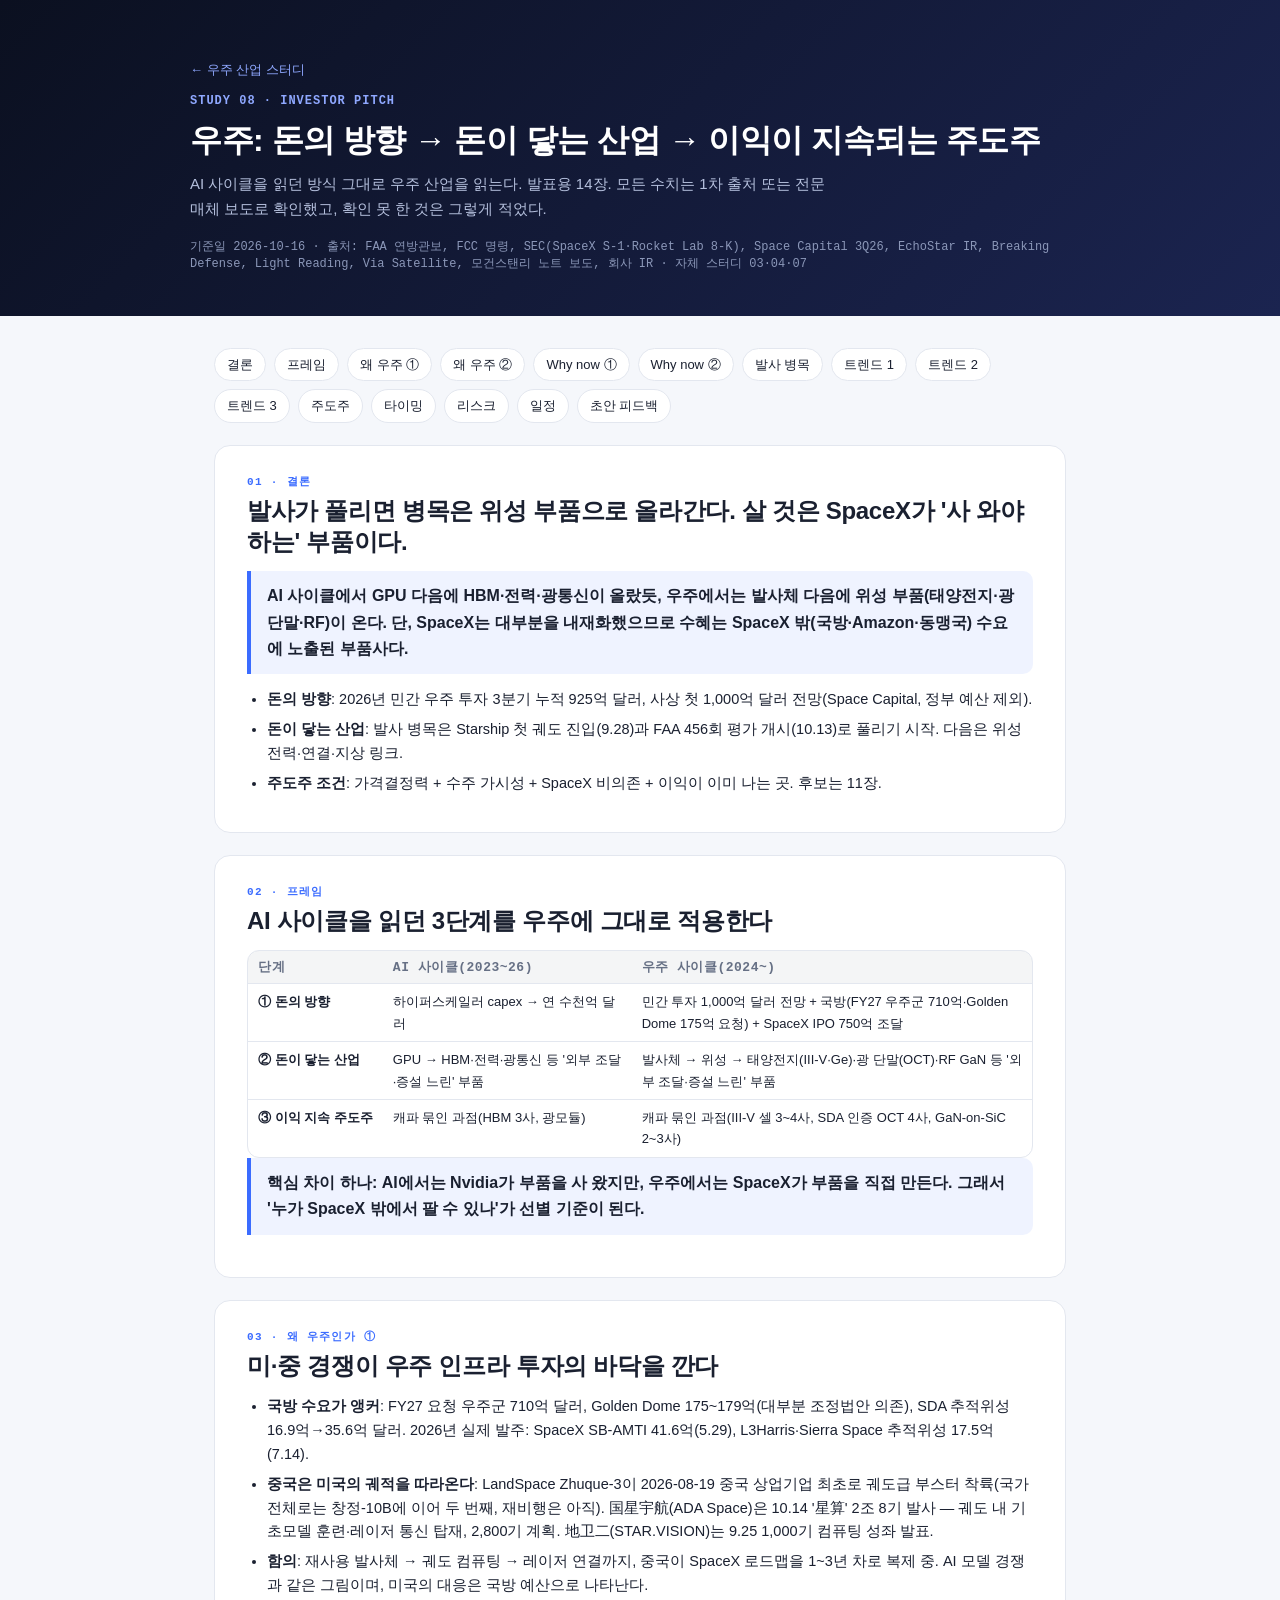
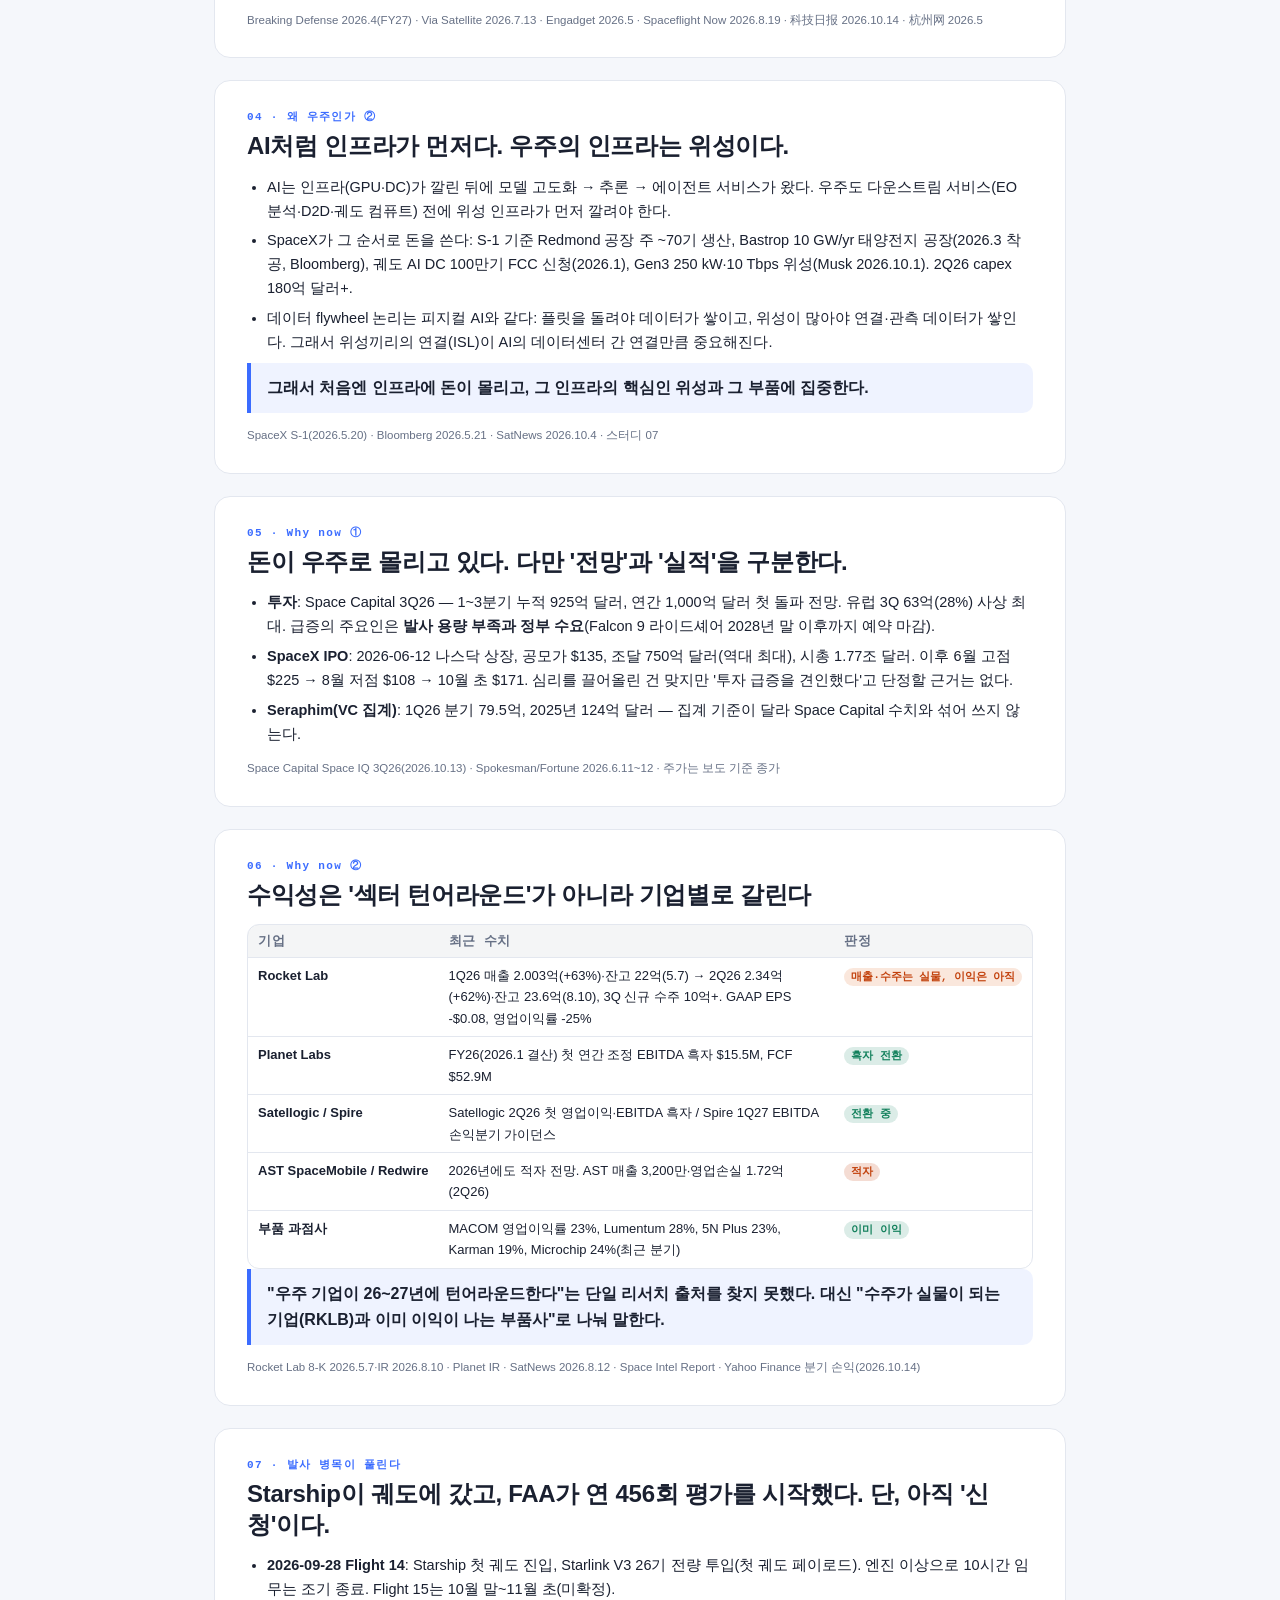
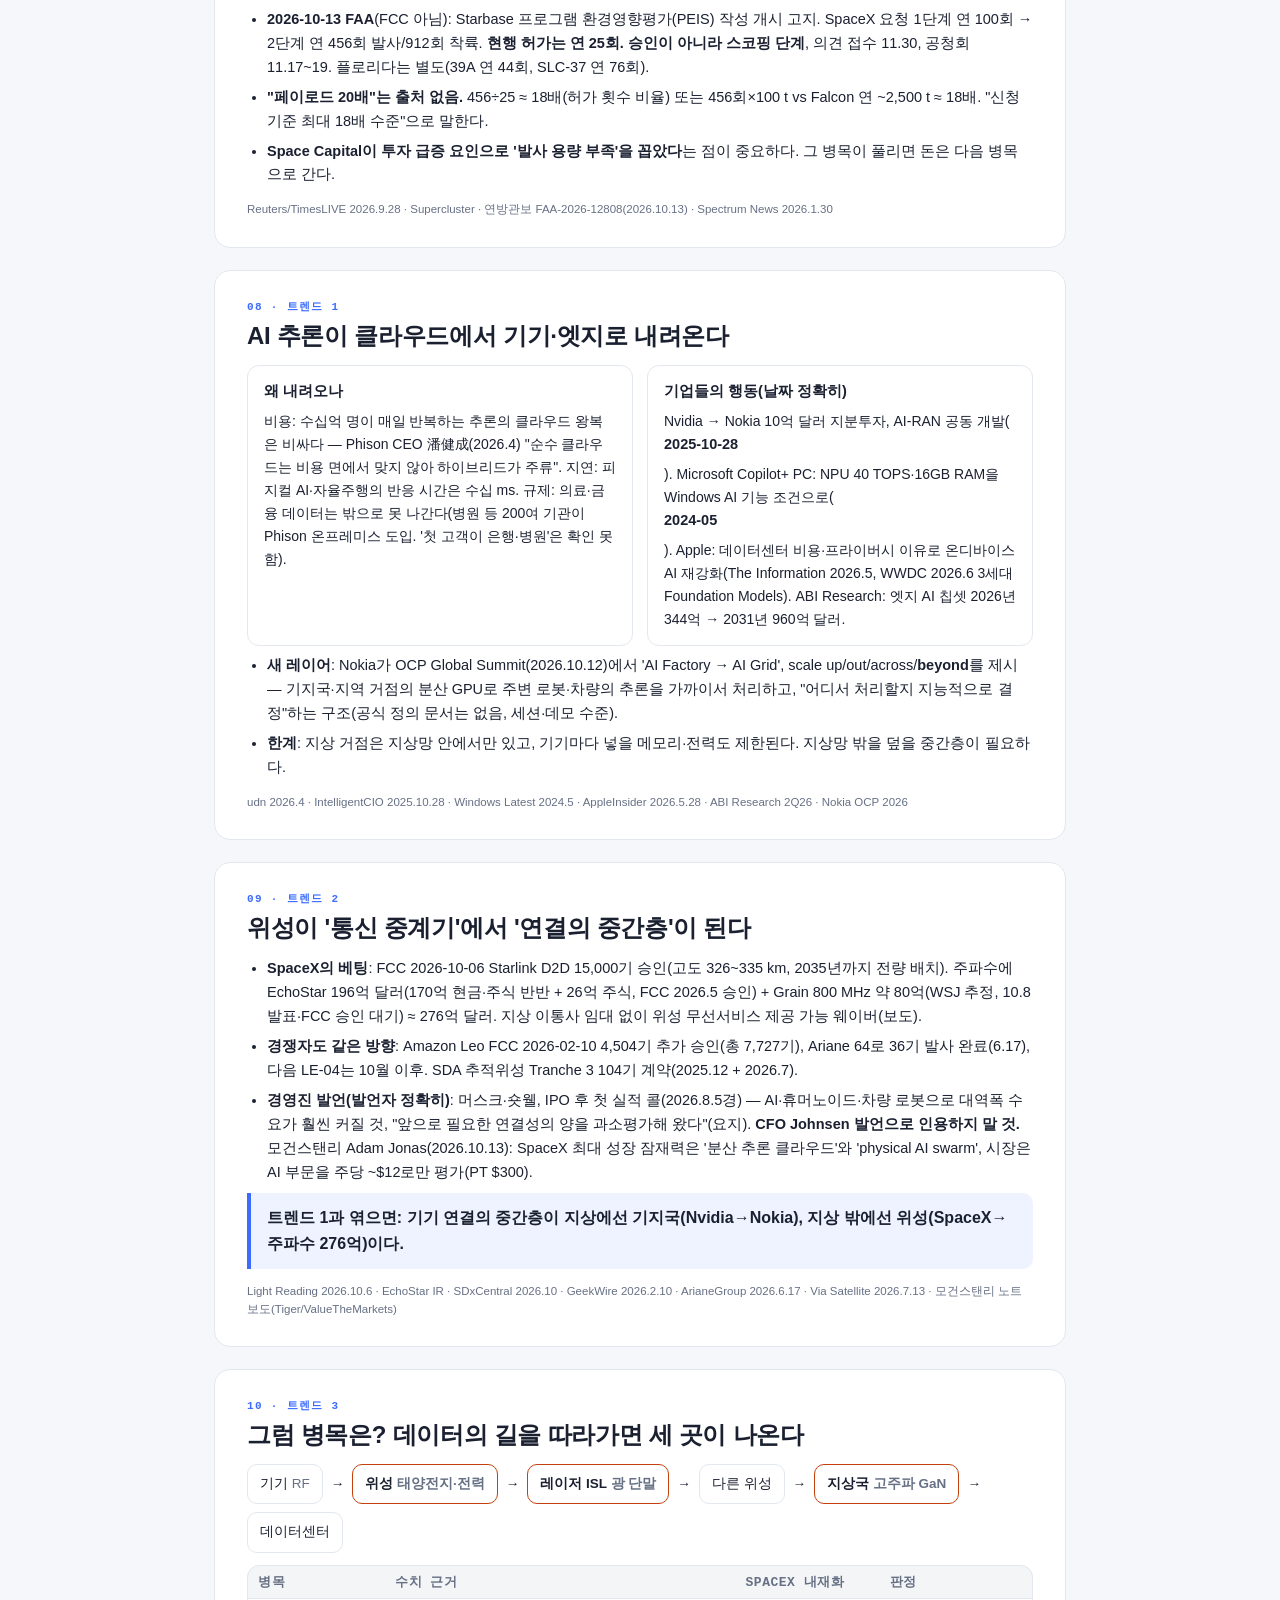
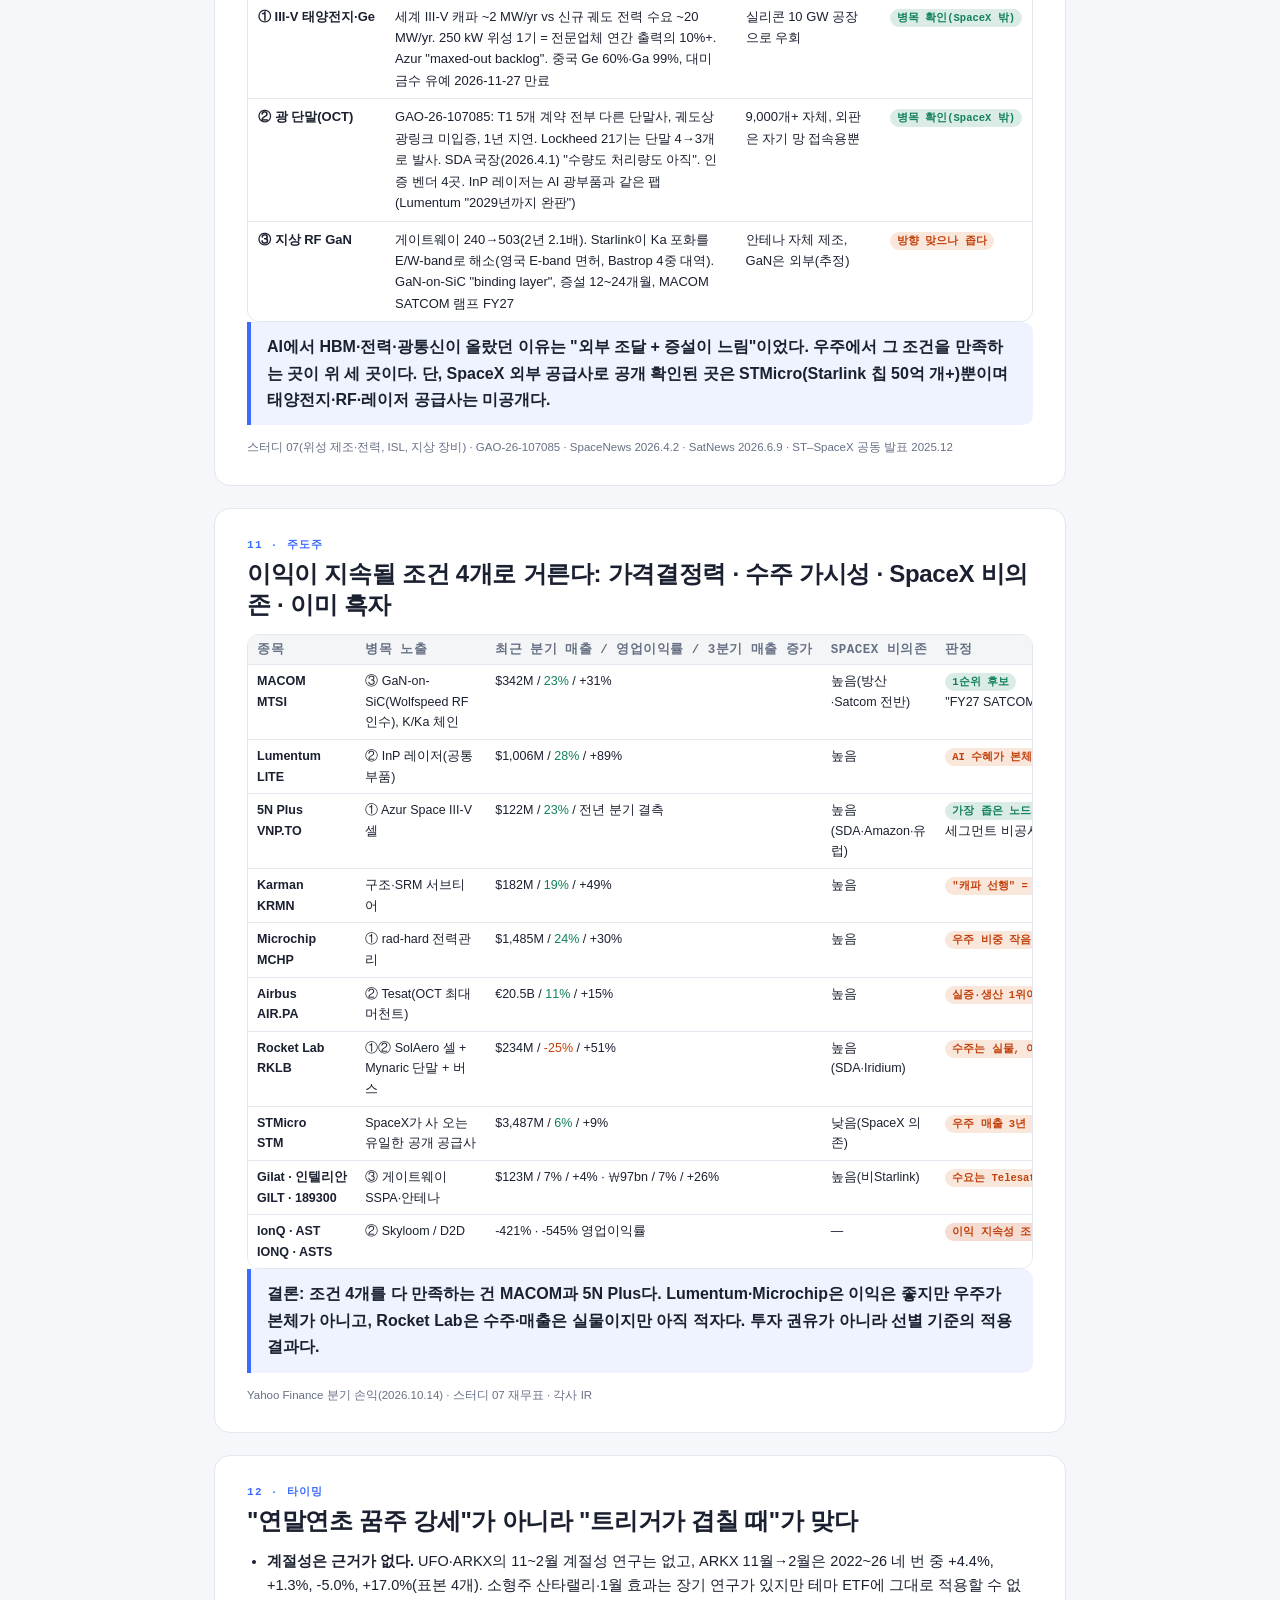
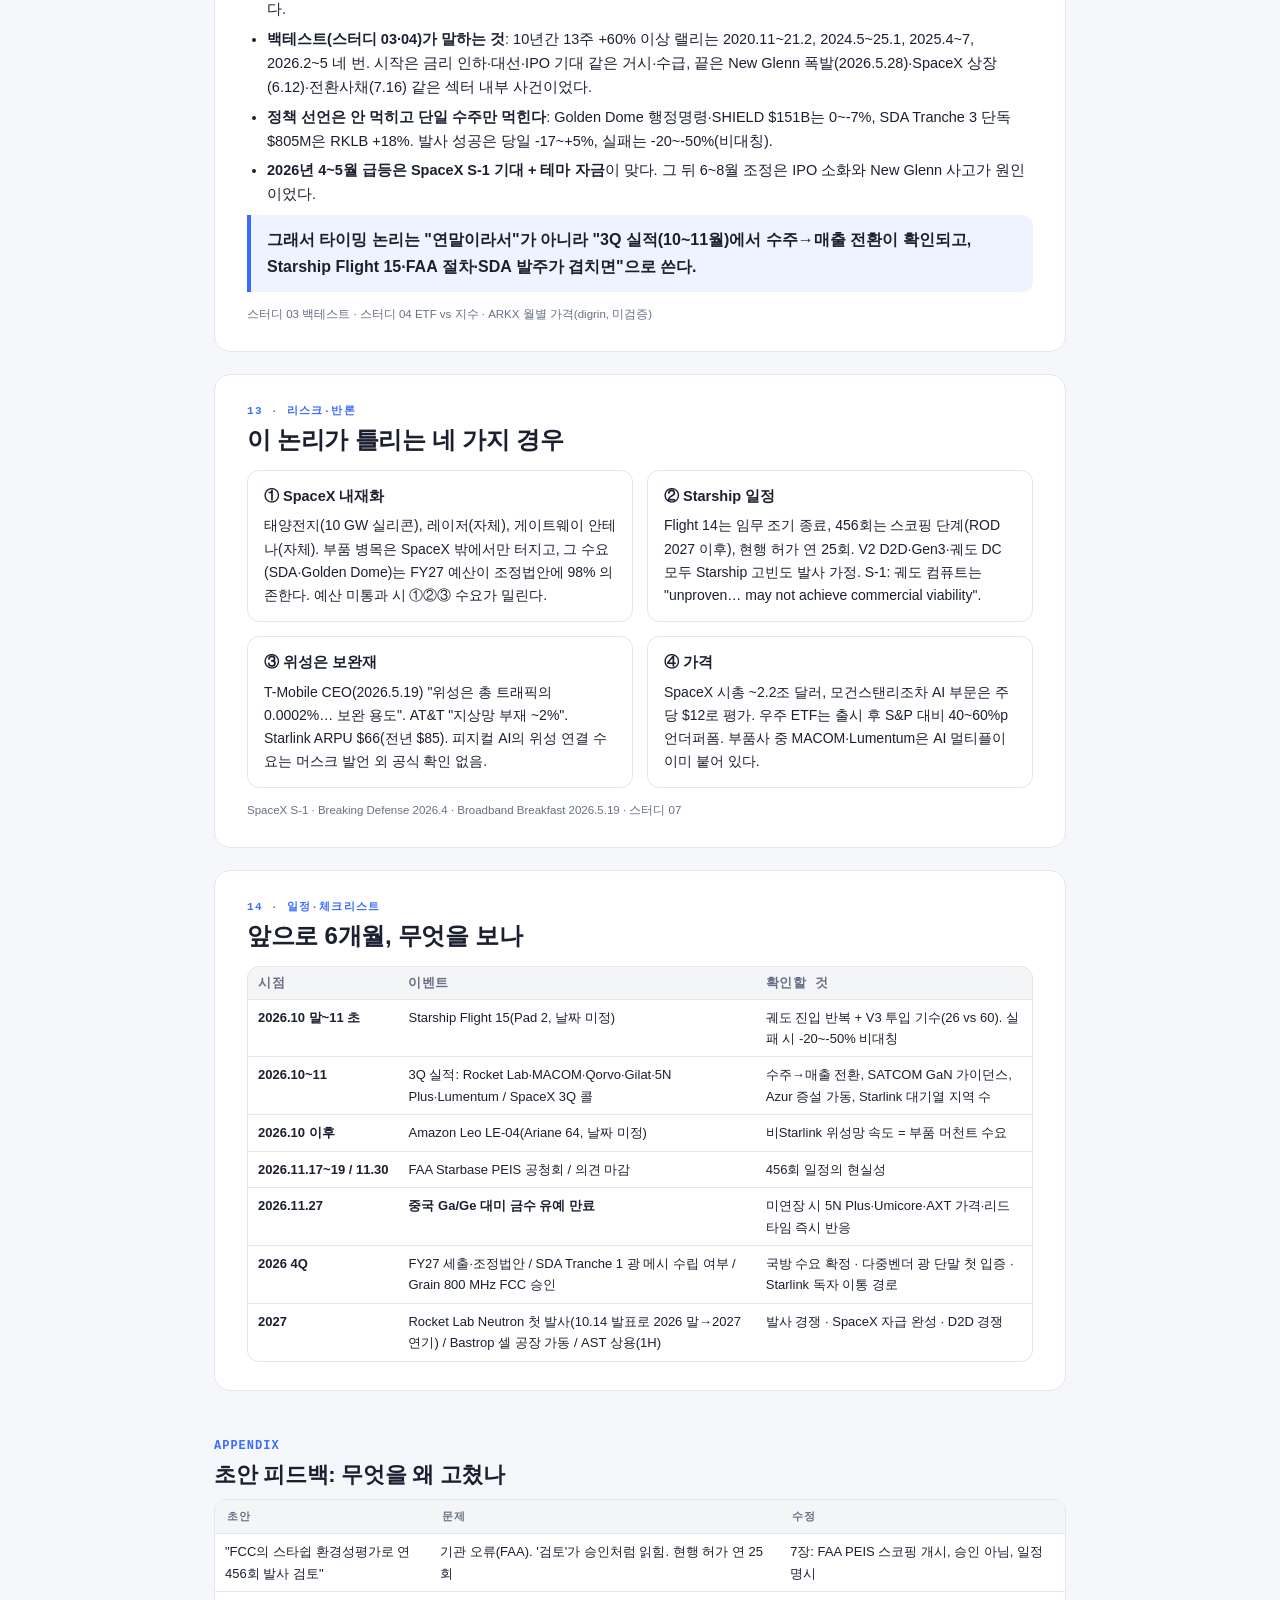
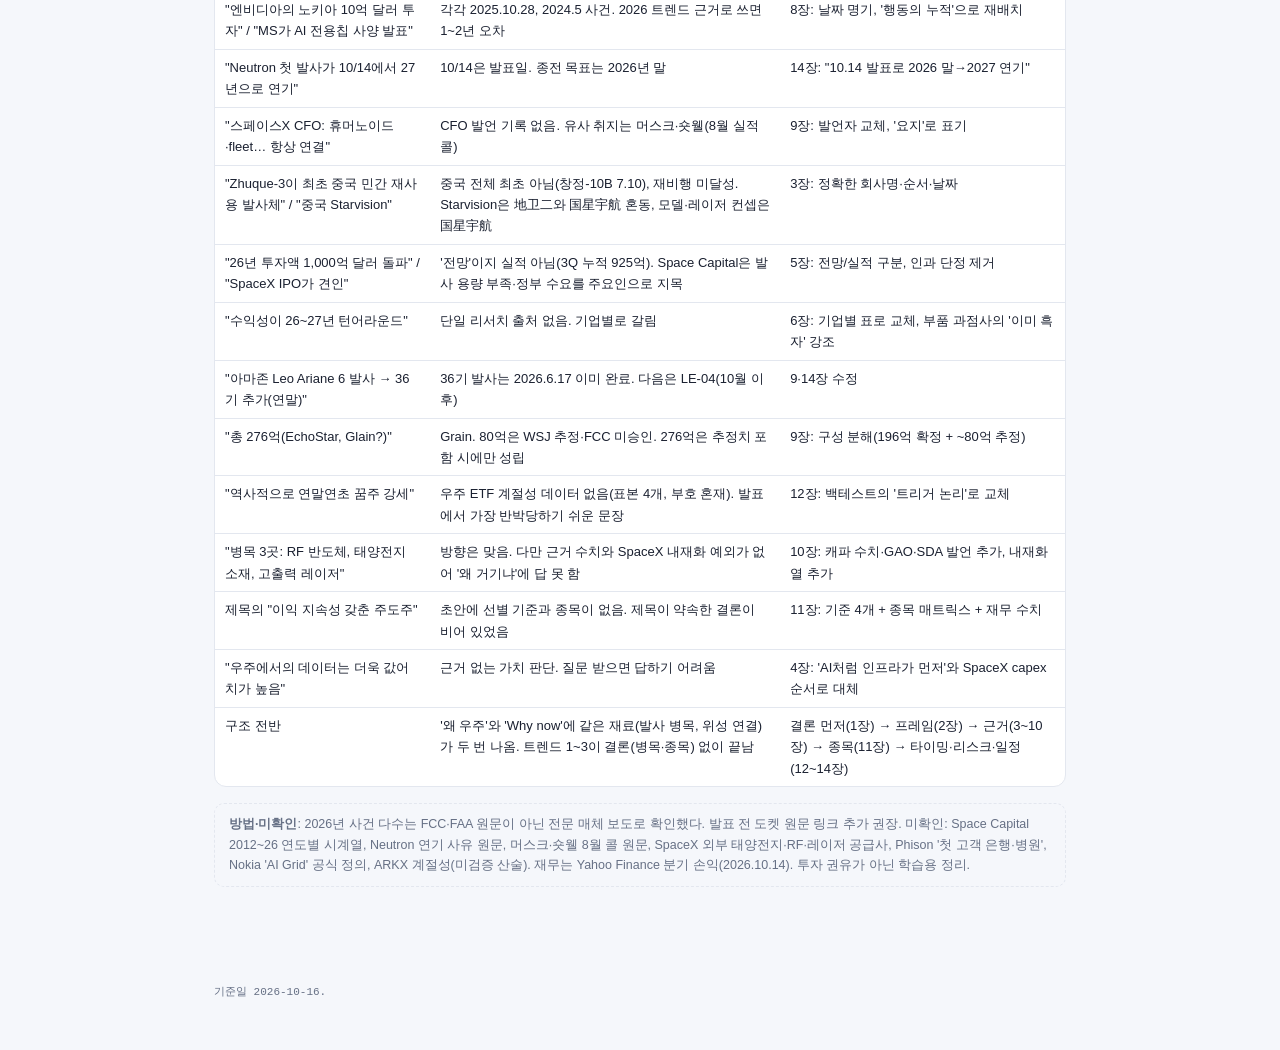
<file: study/pitch.html>
<!DOCTYPE html>
<html lang="ko"><head><meta charset="UTF-8"><meta name="viewport" content="width=device-width,initial-scale=1">
<title>우주 투자 발표자료</title><link rel="stylesheet" href="../assets/style.css">
<style>
.slide{background:var(--card);border:1px solid var(--line);border-radius:16px;padding:28px 32px;margin:22px 0;position:relative;page-break-inside:avoid}
.slide .no{font:700 11px var(--mono);color:var(--accent);letter-spacing:.12em;margin-bottom:6px}
.slide h2{margin:0 0 14px;font-size:24px;line-height:1.3;border:0;padding:0}
.slide h2 .n{display:none}
.slide .say{font-size:16px;font-weight:700;margin:0 0 14px;padding:12px 16px;border-left:4px solid var(--accent);background:color-mix(in srgb,var(--accent) 8%,transparent);border-radius:0 10px 10px 0}
.slide ul{margin:8px 0;padding-left:20px;font-size:14.5px}.slide li{margin:6px 0}
.slide .src{margin-top:14px;font-size:11.5px;color:var(--muted);line-height:1.5}.slide .src a{color:var(--muted)}
.two{display:grid;grid-template-columns:repeat(auto-fit,minmax(280px,1fr));gap:14px}
.box{background:var(--bg);border:1px solid var(--line);border-radius:12px;padding:14px 16px;font-size:14px}.box b{display:block;margin-bottom:6px;font-size:14.5px}
.flow{display:flex;flex-wrap:wrap;gap:8px;align-items:center;margin:12px 0;font-size:13.5px}
.flow span{background:var(--bg);border:1px solid var(--line);border-radius:10px;padding:8px 12px}.flow span.hot{border-color:var(--bad);font-weight:700}.flow i{color:var(--muted);font-style:normal}
.cmp td,.cmp th{font-size:13px;padding:7px 10px;vertical-align:top}.cmp td:first-child{font-weight:700;white-space:nowrap}
.mx td,.mx th{font-size:12.5px;padding:6px 9px;vertical-align:top}.mx td:nth-child(5){min-width:170px}.mx td:nth-child(2){min-width:130px}.mx td.tk{font-weight:800;white-space:nowrap}
.g{color:var(--good)}.b{color:var(--bad)}
.tag2{display:inline-block;font:700 10.5px var(--mono);padding:2px 7px;border-radius:999px;white-space:nowrap}
.t-ok{background:rgba(18,128,92,.15);color:var(--good)}.t-mid{background:rgba(224,121,63,.18);color:#c2410c}.t-no{background:rgba(194,65,12,.18);color:var(--bad)}
.fix{border-color:#e0793f}.fix .no{color:#e0793f}
.fb td{font-size:13px;padding:7px 10px;vertical-align:top}
</style></head>
<body>
<div class="hero"><div class="wrap">
<a class="back" href="../">← 우주 산업 스터디</a>
<div class="eyebrow">Study 08 · Investor Pitch</div>
<h1>우주: 돈의 방향 → 돈이 닿는 산업 → 이익이 지속되는 주도주</h1>
<p>AI 사이클을 읽던 방식 그대로 우주 산업을 읽는다. 발표용 14장. 모든 수치는 1차 출처 또는 전문 매체 보도로 확인했고, 확인 못 한 것은 그렇게 적었다.</p>
<div class="asof">기준일 2026-10-16 · 출처: FAA 연방관보, FCC 명령, SEC(SpaceX S-1·Rocket Lab 8-K), Space Capital 3Q26, EchoStar IR, Breaking Defense, Light Reading, Via Satellite, 모건스탠리 노트 보도, 회사 IR · 자체 스터디 03·04·07</div>
</div></div>
<main>
<div class="toc"><a href="#s1">결론</a><a href="#s2">프레임</a><a href="#s3">왜 우주 ①</a><a href="#s4">왜 우주 ②</a><a href="#s5">Why now ①</a><a href="#s6">Why now ②</a><a href="#s7">발사 병목</a><a href="#s8">트렌드 1</a><a href="#s9">트렌드 2</a><a href="#s10">트렌드 3</a><a href="#s11">주도주</a><a href="#s12">타이밍</a><a href="#s13">리스크</a><a href="#s14">일정</a><a href="#fb">초안 피드백</a></div>

<div class="slide" id="s1"><div class="no">01 · 결론</div><h2>발사가 풀리면 병목은 위성 부품으로 올라간다. 살 것은 SpaceX가 '사 와야 하는' 부품이다.</h2>
<p class="say">AI 사이클에서 GPU 다음에 HBM·전력·광통신이 올랐듯, 우주에서는 발사체 다음에 위성 부품(태양전지·광 단말·RF)이 온다. 단, SpaceX는 대부분을 내재화했으므로 수혜는 SpaceX 밖(국방·Amazon·동맹국) 수요에 노출된 부품사다.</p>
<ul>
<li><b>돈의 방향</b>: 2026년 민간 우주 투자 3분기 누적 925억 달러, 사상 첫 1,000억 달러 전망(Space Capital, 정부 예산 제외).</li>
<li><b>돈이 닿는 산업</b>: 발사 병목은 Starship 첫 궤도 진입(9.28)과 FAA 456회 평가 개시(10.13)로 풀리기 시작. 다음은 위성 전력·연결·지상 링크.</li>
<li><b>주도주 조건</b>: 가격결정력 + 수주 가시성 + SpaceX 비의존 + 이익이 이미 나는 곳. 후보는 11장.</li>
</ul></div>

<div class="slide" id="s2"><div class="no">02 · 프레임</div><h2>AI 사이클을 읽던 3단계를 우주에 그대로 적용한다</h2>
<div class="tw"><table class="cmp"><tr><th>단계</th><th>AI 사이클(2023~26)</th><th>우주 사이클(2024~)</th></tr>
<tr><td>① 돈의 방향</td><td>하이퍼스케일러 capex → 연 수천억 달러</td><td>민간 투자 1,000억 달러 전망 + 국방(FY27 우주군 710억·Golden Dome 175억 요청) + SpaceX IPO 750억 조달</td></tr>
<tr><td>② 돈이 닿는 산업</td><td>GPU → HBM·전력·광통신 등 '외부 조달·증설 느린' 부품</td><td>발사체 → 위성 → 태양전지(III-V·Ge)·광 단말(OCT)·RF GaN 등 '외부 조달·증설 느린' 부품</td></tr>
<tr><td>③ 이익 지속 주도주</td><td>캐파 묶인 과점(HBM 3사, 광모듈)</td><td>캐파 묶인 과점(III-V 셀 3~4사, SDA 인증 OCT 4사, GaN-on-SiC 2~3사)</td></tr>
</table></div>
<p class="say">핵심 차이 하나: AI에서는 Nvidia가 부품을 사 왔지만, 우주에서는 SpaceX가 부품을 직접 만든다. 그래서 '누가 SpaceX 밖에서 팔 수 있나'가 선별 기준이 된다.</p></div>

<div class="slide" id="s3"><div class="no">03 · 왜 우주인가 ①</div><h2>미·중 경쟁이 우주 인프라 투자의 바닥을 깐다</h2>
<ul>
<li><b>국방 수요가 앵커</b>: FY27 요청 우주군 710억 달러, Golden Dome 175~179억(대부분 조정법안 의존), SDA 추적위성 16.9억→35.6억 달러. 2026년 실제 발주: SpaceX SB-AMTI 41.6억(5.29), L3Harris·Sierra Space 추적위성 17.5억(7.14).</li>
<li><b>중국은 미국의 궤적을 따라온다</b>: LandSpace Zhuque-3이 2026-08-19 중국 상업기업 최초로 궤도급 부스터 착륙(국가 전체로는 창정-10B에 이어 두 번째, 재비행은 아직). 国星宇航(ADA Space)은 10.14 '星算' 2조 8기 발사 — 궤도 내 기초모델 훈련·레이저 통신 탑재, 2,800기 계획. 地卫二(STAR.VISION)는 9.25 1,000기 컴퓨팅 성좌 발표.</li>
<li><b>함의</b>: 재사용 발사체 → 궤도 컴퓨팅 → 레이저 연결까지, 중국이 SpaceX 로드맵을 1~3년 차로 복제 중. AI 모델 경쟁과 같은 그림이며, 미국의 대응은 국방 예산으로 나타난다.</li>
</ul>
<div class="src">Breaking Defense 2026.4(FY27) · Via Satellite 2026.7.13 · Engadget 2026.5 · Spaceflight Now 2026.8.19 · 科技日报 2026.10.14 · 杭州网 2026.5</div></div>

<div class="slide" id="s4"><div class="no">04 · 왜 우주인가 ②</div><h2>AI처럼 인프라가 먼저다. 우주의 인프라는 위성이다.</h2>
<ul>
<li>AI는 인프라(GPU·DC)가 깔린 뒤에 모델 고도화 → 추론 → 에이전트 서비스가 왔다. 우주도 다운스트림 서비스(EO 분석·D2D·궤도 컴퓨트) 전에 위성 인프라가 먼저 깔려야 한다.</li>
<li>SpaceX가 그 순서로 돈을 쓴다: S-1 기준 Redmond 공장 주 ~70기 생산, Bastrop 10 GW/yr 태양전지 공장(2026.3 착공, Bloomberg), 궤도 AI DC 100만기 FCC 신청(2026.1), Gen3 250 kW·10 Tbps 위성(Musk 2026.10.1). 2Q26 capex 180억 달러+.</li>
<li>데이터 flywheel 논리는 피지컬 AI와 같다: 플릿을 돌려야 데이터가 쌓이고, 위성이 많아야 연결·관측 데이터가 쌓인다. 그래서 위성끼리의 연결(ISL)이 AI의 데이터센터 간 연결만큼 중요해진다.</li>
</ul>
<p class="say">그래서 처음엔 인프라에 돈이 몰리고, 그 인프라의 핵심인 위성과 그 부품에 집중한다.</p>
<div class="src">SpaceX S-1(2026.5.20) · Bloomberg 2026.5.21 · SatNews 2026.10.4 · 스터디 07</div></div>

<div class="slide" id="s5"><div class="no">05 · Why now ①</div><h2>돈이 우주로 몰리고 있다. 다만 '전망'과 '실적'을 구분한다.</h2>
<ul>
<li><b>투자</b>: Space Capital 3Q26 — 1~3분기 누적 925억 달러, 연간 1,000억 달러 첫 돌파 전망. 유럽 3Q 63억(28%) 사상 최대. 급증의 주요인은 <b>발사 용량 부족과 정부 수요</b>(Falcon 9 라이드셰어 2028년 말 이후까지 예약 마감).</li>
<li><b>SpaceX IPO</b>: 2026-06-12 나스닥 상장, 공모가 $135, 조달 750억 달러(역대 최대), 시총 1.77조 달러. 이후 6월 고점 $225 → 8월 저점 $108 → 10월 초 $171. 심리를 끌어올린 건 맞지만 '투자 급증을 견인했다'고 단정할 근거는 없다.</li>
<li><b>Seraphim(VC 집계)</b>: 1Q26 분기 79.5억, 2025년 124억 달러 — 집계 기준이 달라 Space Capital 수치와 섞어 쓰지 않는다.</li>
</ul>
<div class="src">Space Capital Space IQ 3Q26(2026.10.13) · Spokesman/Fortune 2026.6.11~12 · 주가는 보도 기준 종가</div></div>

<div class="slide" id="s6"><div class="no">06 · Why now ②</div><h2>수익성은 '섹터 턴어라운드'가 아니라 기업별로 갈린다</h2>
<div class="tw"><table class="cmp"><tr><th>기업</th><th>최근 수치</th><th>판정</th></tr>
<tr><td>Rocket Lab</td><td>1Q26 매출 2.003억(+63%)·잔고 22억(5.7) → 2Q26 2.34억(+62%)·잔고 23.6억(8.10), 3Q 신규 수주 10억+. GAAP EPS -$0.08, 영업이익률 -25%</td><td><span class="tag2 t-mid">매출·수주는 실물, 이익은 아직</span></td></tr>
<tr><td>Planet Labs</td><td>FY26(2026.1 결산) 첫 연간 조정 EBITDA 흑자 $15.5M, FCF $52.9M</td><td><span class="tag2 t-ok">흑자 전환</span></td></tr>
<tr><td>Satellogic / Spire</td><td>Satellogic 2Q26 첫 영업이익·EBITDA 흑자 / Spire 1Q27 EBITDA 손익분기 가이던스</td><td><span class="tag2 t-ok">전환 중</span></td></tr>
<tr><td>AST SpaceMobile / Redwire</td><td>2026년에도 적자 전망. AST 매출 3,200만·영업손실 1.72억(2Q26)</td><td><span class="tag2 t-no">적자</span></td></tr>
<tr><td>부품 과점사</td><td>MACOM 영업이익률 23%, Lumentum 28%, 5N Plus 23%, Karman 19%, Microchip 24%(최근 분기)</td><td><span class="tag2 t-ok">이미 이익</span></td></tr>
</table></div>
<p class="say">"우주 기업이 26~27년에 턴어라운드한다"는 단일 리서치 출처를 찾지 못했다. 대신 "수주가 실물이 되는 기업(RKLB)과 이미 이익이 나는 부품사"로 나눠 말한다.</p>
<div class="src">Rocket Lab 8-K 2026.5.7·IR 2026.8.10 · Planet IR · SatNews 2026.8.12 · Space Intel Report · Yahoo Finance 분기 손익(2026.10.14)</div></div>

<div class="slide" id="s7"><div class="no">07 · 발사 병목이 풀린다</div><h2>Starship이 궤도에 갔고, FAA가 연 456회 평가를 시작했다. 단, 아직 '신청'이다.</h2>
<ul>
<li><b>2026-09-28 Flight 14</b>: Starship 첫 궤도 진입, Starlink V3 26기 전량 투입(첫 궤도 페이로드). 엔진 이상으로 10시간 임무는 조기 종료. Flight 15는 10월 말~11월 초(미확정).</li>
<li><b>2026-10-13 FAA</b>(FCC 아님): Starbase 프로그램 환경영향평가(PEIS) 작성 개시 고지. SpaceX 요청 1단계 연 100회 → 2단계 연 456회 발사/912회 착륙. <b>현행 허가는 연 25회. 승인이 아니라 스코핑 단계</b>, 의견 접수 11.30, 공청회 11.17~19. 플로리다는 별도(39A 연 44회, SLC-37 연 76회).</li>
<li><b>"페이로드 20배"는 출처 없음.</b> 456÷25 ≈ 18배(허가 횟수 비율) 또는 456회×100 t vs Falcon 연 ~2,500 t ≈ 18배. "신청 기준 최대 18배 수준"으로 말한다.</li>
<li><b>Space Capital이 투자 급증 요인으로 '발사 용량 부족'을 꼽았다</b>는 점이 중요하다. 그 병목이 풀리면 돈은 다음 병목으로 간다.</li>
</ul>
<div class="src">Reuters/TimesLIVE 2026.9.28 · Supercluster · 연방관보 FAA-2026-12808(2026.10.13) · Spectrum News 2026.1.30</div></div>

<div class="slide" id="s8"><div class="no">08 · 트렌드 1</div><h2>AI 추론이 클라우드에서 기기·엣지로 내려온다</h2>
<div class="two">
<div class="box"><b>왜 내려오나</b>비용: 수십억 명이 매일 반복하는 추론의 클라우드 왕복은 비싸다 — Phison CEO 潘健成(2026.4) "순수 클라우드는 비용 면에서 맞지 않아 하이브리드가 주류". 지연: 피지컬 AI·자율주행의 반응 시간은 수십 ms. 규제: 의료·금융 데이터는 밖으로 못 나간다(병원 등 200여 기관이 Phison 온프레미스 도입. '첫 고객이 은행·병원'은 확인 못 함).</div>
<div class="box"><b>기업들의 행동(날짜 정확히)</b>Nvidia → Nokia 10억 달러 지분투자, AI-RAN 공동 개발(<b>2025-10-28</b>). Microsoft Copilot+ PC: NPU 40 TOPS·16GB RAM을 Windows AI 기능 조건으로(<b>2024-05</b>). Apple: 데이터센터 비용·프라이버시 이유로 온디바이스 AI 재강화(The Information 2026.5, WWDC 2026.6 3세대 Foundation Models). ABI Research: 엣지 AI 칩셋 2026년 344억 → 2031년 960억 달러.</div>
</div>
<ul><li><b>새 레이어</b>: Nokia가 OCP Global Summit(2026.10.12)에서 'AI Factory → AI Grid', scale up/out/across/<b>beyond</b>를 제시 — 기지국·지역 거점의 분산 GPU로 주변 로봇·차량의 추론을 가까이서 처리하고, "어디서 처리할지 지능적으로 결정"하는 구조(공식 정의 문서는 없음, 세션·데모 수준).</li>
<li><b>한계</b>: 지상 거점은 지상망 안에서만 있고, 기기마다 넣을 메모리·전력도 제한된다. 지상망 밖을 덮을 중간층이 필요하다.</li></ul>
<div class="src">udn 2026.4 · IntelligentCIO 2025.10.28 · Windows Latest 2024.5 · AppleInsider 2026.5.28 · ABI Research 2Q26 · Nokia OCP 2026</div></div>

<div class="slide" id="s9"><div class="no">09 · 트렌드 2</div><h2>위성이 '통신 중계기'에서 '연결의 중간층'이 된다</h2>
<ul>
<li><b>SpaceX의 베팅</b>: FCC 2026-10-06 Starlink D2D 15,000기 승인(고도 326~335 km, 2035년까지 전량 배치). 주파수에 EchoStar 196억 달러(170억 현금·주식 반반 + 26억 주식, FCC 2026.5 승인) + Grain 800 MHz 약 80억(WSJ 추정, 10.8 발표·FCC 승인 대기) ≈ 276억 달러. 지상 이통사 임대 없이 위성 무선서비스 제공 가능 웨이버(보도).</li>
<li><b>경쟁자도 같은 방향</b>: Amazon Leo FCC 2026-02-10 4,504기 추가 승인(총 7,727기), Ariane 64로 36기 발사 완료(6.17), 다음 LE-04는 10월 이후. SDA 추적위성 Tranche 3 104기 계약(2025.12 + 2026.7).</li>
<li><b>경영진 발언(발언자 정확히)</b>: 머스크·숏웰, IPO 후 첫 실적 콜(2026.8.5경) — AI·휴머노이드·차량 로봇으로 대역폭 수요가 훨씬 커질 것, "앞으로 필요한 연결성의 양을 과소평가해 왔다"(요지). <b>CFO Johnsen 발언으로 인용하지 말 것.</b> 모건스탠리 Adam Jonas(2026.10.13): SpaceX 최대 성장 잠재력은 '분산 추론 클라우드'와 'physical AI swarm', 시장은 AI 부문을 주당 ~$12로만 평가(PT $300).</li>
</ul>
<p class="say">트렌드 1과 엮으면: 기기 연결의 중간층이 지상에선 기지국(Nvidia→Nokia), 지상 밖에선 위성(SpaceX→주파수 276억)이다.</p>
<div class="src">Light Reading 2026.10.6 · EchoStar IR · SDxCentral 2026.10 · GeekWire 2026.2.10 · ArianeGroup 2026.6.17 · Via Satellite 2026.7.13 · 모건스탠리 노트 보도(Tiger/ValueTheMarkets)</div></div>

<div class="slide" id="s10"><div class="no">10 · 트렌드 3</div><h2>그럼 병목은? 데이터의 길을 따라가면 세 곳이 나온다</h2>
<div class="flow"><span>기기 <i>RF</i></span>→<span class="hot">위성 <i>태양전지·전력</i></span>→<span class="hot">레이저 ISL <i>광 단말</i></span>→<span>다른 위성</span>→<span class="hot">지상국 <i>고주파 GaN</i></span>→<span>데이터센터</span></div>
<div class="tw"><table class="cmp"><tr><th>병목</th><th>수치 근거</th><th>SpaceX 내재화</th><th>판정</th></tr>
<tr><td>① III-V 태양전지·Ge</td><td>세계 III-V 캐파 ~2 MW/yr vs 신규 궤도 전력 수요 ~20 MW/yr. 250 kW 위성 1기 = 전문업체 연간 출력의 10%+. Azur "maxed-out backlog". 중국 Ge 60%·Ga 99%, 대미 금수 유예 2026-11-27 만료</td><td>실리콘 10 GW 공장으로 우회</td><td><span class="tag2 t-ok">병목 확인(SpaceX 밖)</span></td></tr>
<tr><td>② 광 단말(OCT)</td><td>GAO-26-107085: T1 5개 계약 전부 다른 단말사, 궤도상 광링크 미입증, 1년 지연. Lockheed 21기는 단말 4→3개로 발사. SDA 국장(2026.4.1) "수량도 처리량도 아직". 인증 벤더 4곳. InP 레이저는 AI 광부품과 같은 팹(Lumentum "2029년까지 완판")</td><td>9,000개+ 자체, 외판은 자기 망 접속용뿐</td><td><span class="tag2 t-ok">병목 확인(SpaceX 밖)</span></td></tr>
<tr><td>③ 지상 RF GaN</td><td>게이트웨이 240→503(2년 2.1배). Starlink이 Ka 포화를 E/W-band로 해소(영국 E-band 면허, Bastrop 4중 대역). GaN-on-SiC "binding layer", 증설 12~24개월, MACOM SATCOM 램프 FY27</td><td>안테나 자체 제조, GaN은 외부(추정)</td><td><span class="tag2 t-mid">방향 맞으나 좁다</span></td></tr>
</table></div>
<p class="say">AI에서 HBM·전력·광통신이 올랐던 이유는 "외부 조달 + 증설이 느림"이었다. 우주에서 그 조건을 만족하는 곳이 위 세 곳이다. 단, SpaceX 외부 공급사로 공개 확인된 곳은 STMicro(Starlink 칩 50억 개+)뿐이며 태양전지·RF·레이저 공급사는 미공개다.</p>
<div class="src">스터디 07(위성 제조·전력, ISL, 지상 장비) · GAO-26-107085 · SpaceNews 2026.4.2 · SatNews 2026.6.9 · ST–SpaceX 공동 발표 2025.12</div></div>

<div class="slide" id="s11"><div class="no">11 · 주도주</div><h2>이익이 지속될 조건 4개로 거른다: 가격결정력 · 수주 가시성 · SpaceX 비의존 · 이미 흑자</h2>
<div class="tw"><table class="mx"><tr><th>종목</th><th>병목 노출</th><th>최근 분기 매출 / 영업이익률 / 3분기 매출 증가</th><th>SpaceX 비의존</th><th>판정</th></tr>
<tr><td class="tk">MACOM<br>MTSI</td><td>③ GaN-on-SiC(Wolfspeed RF 인수), K/Ka 체인</td><td>$342M / <span class="g">23%</span> / +31%</td><td>높음(방산·Satcom 전반)</td><td><span class="tag2 t-ok">1순위 후보</span><br>"FY27 SATCOM 매우 강함"</td></tr>
<tr><td class="tk">Lumentum<br>LITE</td><td>② InP 레이저(공통 부품)</td><td>$1,006M / <span class="g">28%</span> / +89%</td><td>높음</td><td><span class="tag2 t-mid">AI 수혜가 본체, 우주는 옵션</span></td></tr>
<tr><td class="tk">5N Plus<br>VNP.TO</td><td>① Azur Space III-V 셀</td><td>$122M / <span class="g">23%</span> / 전년 분기 결측</td><td>높음(SDA·Amazon·유럽)</td><td><span class="tag2 t-ok">가장 좁은 노드의 순수 노출</span><br>세그먼트 비공시</td></tr>
<tr><td class="tk">Karman<br>KRMN</td><td>구조·SRM 서브티어</td><td>$182M / <span class="g">19%</span> / +49%</td><td>높음</td><td><span class="tag2 t-mid">"캐파 선행" = 병목 아님, 밸류 부담</span></td></tr>
<tr><td class="tk">Microchip<br>MCHP</td><td>① rad-hard 전력관리</td><td>$1,485M / <span class="g">24%</span> / +30%</td><td>높음</td><td><span class="tag2 t-mid">우주 비중 작음</span></td></tr>
<tr><td class="tk">Airbus<br>AIR.PA</td><td>② Tesat(OCT 최대 머천트)</td><td>€20.5B / <span class="g">11%</span> / +15%</td><td>높음</td><td><span class="tag2 t-mid">실증·생산 1위이나 비중 미미</span></td></tr>
<tr><td class="tk">Rocket Lab<br>RKLB</td><td>①② SolAero 셀 + Mynaric 단말 + 버스</td><td>$234M / <span class="b">-25%</span> / +51%</td><td>높음(SDA·Iridium)</td><td><span class="tag2 t-mid">수주는 실물, 이익은 아직. Neutron 2027 연기</span></td></tr>
<tr><td class="tk">STMicro<br>STM</td><td>SpaceX가 사 오는 유일한 공개 공급사</td><td>$3,487M / <span class="g">6%</span> / +9%</td><td>낮음(SpaceX 의존)</td><td><span class="tag2 t-mid">우주 매출 3년 30억 달러, 전사 비중 작음</span></td></tr>
<tr><td class="tk">Gilat · 인텔리안<br>GILT · 189300</td><td>③ 게이트웨이 SSPA·안테나</td><td>$123M / 7% / +4% · ₩97bn / 7% / +26%</td><td>높음(비Starlink)</td><td><span class="tag2 t-mid">수요는 Telesat·Amazon에 한정</span></td></tr>
<tr><td class="tk">IonQ · AST<br>IONQ · ASTS</td><td>② Skyloom / D2D</td><td>-421% · -545% 영업이익률</td><td>—</td><td><span class="tag2 t-no">이익 지속성 조건 미달</span></td></tr>
</table></div>
<p class="say">결론: 조건 4개를 다 만족하는 건 MACOM과 5N Plus다. Lumentum·Microchip은 이익은 좋지만 우주가 본체가 아니고, Rocket Lab은 수주·매출은 실물이지만 아직 적자다. 투자 권유가 아니라 선별 기준의 적용 결과다.</p>
<div class="src">Yahoo Finance 분기 손익(2026.10.14) · 스터디 07 재무표 · 각사 IR</div></div>

<div class="slide" id="s12"><div class="no">12 · 타이밍</div><h2>"연말연초 꿈주 강세"가 아니라 "트리거가 겹칠 때"가 맞다</h2>
<ul>
<li><b>계절성은 근거가 없다.</b> UFO·ARKX의 11~2월 계절성 연구는 없고, ARKX 11월→2월은 2022~26 네 번 중 +4.4%, +1.3%, -5.0%, +17.0%(표본 4개). 소형주 산타랠리·1월 효과는 장기 연구가 있지만 테마 ETF에 그대로 적용할 수 없다.</li>
<li><b>백테스트(스터디 03·04)가 말하는 것</b>: 10년간 13주 +60% 이상 랠리는 2020.11~21.2, 2024.5~25.1, 2025.4~7, 2026.2~5 네 번. 시작은 금리 인하·대선·IPO 기대 같은 거시·수급, 끝은 New Glenn 폭발(2026.5.28)·SpaceX 상장(6.12)·전환사채(7.16) 같은 섹터 내부 사건이었다.</li>
<li><b>정책 선언은 안 먹히고 단일 수주만 먹힌다</b>: Golden Dome 행정명령·SHIELD $151B는 0~-7%, SDA Tranche 3 단독 $805M은 RKLB +18%. 발사 성공은 당일 -17~+5%, 실패는 -20~-50%(비대칭).</li>
<li><b>2026년 4~5월 급등은 SpaceX S-1 기대 + 테마 자금</b>이 맞다. 그 뒤 6~8월 조정은 IPO 소화와 New Glenn 사고가 원인이었다.</li>
</ul>
<p class="say">그래서 타이밍 논리는 "연말이라서"가 아니라 "3Q 실적(10~11월)에서 수주→매출 전환이 확인되고, Starship Flight 15·FAA 절차·SDA 발주가 겹치면"으로 쓴다.</p>
<div class="src">스터디 03 백테스트 · 스터디 04 ETF vs 지수 · ARKX 월별 가격(digrin, 미검증)</div></div>

<div class="slide" id="s13"><div class="no">13 · 리스크·반론</div><h2>이 논리가 틀리는 네 가지 경우</h2>
<div class="two">
<div class="box"><b>① SpaceX 내재화</b>태양전지(10 GW 실리콘), 레이저(자체), 게이트웨이 안테나(자체). 부품 병목은 SpaceX 밖에서만 터지고, 그 수요(SDA·Golden Dome)는 FY27 예산이 조정법안에 98% 의존한다. 예산 미통과 시 ①②③ 수요가 밀린다.</div>
<div class="box"><b>② Starship 일정</b>Flight 14는 임무 조기 종료, 456회는 스코핑 단계(ROD 2027 이후), 현행 허가 연 25회. V2 D2D·Gen3·궤도 DC 모두 Starship 고빈도 발사 가정. S-1: 궤도 컴퓨트는 "unproven… may not achieve commercial viability".</div>
<div class="box"><b>③ 위성은 보완재</b>T-Mobile CEO(2026.5.19) "위성은 총 트래픽의 0.0002%… 보완 용도". AT&T "지상망 부재 ~2%". Starlink ARPU $66(전년 $85). 피지컬 AI의 위성 연결 수요는 머스크 발언 외 공식 확인 없음.</div>
<div class="box"><b>④ 가격</b>SpaceX 시총 ~2.2조 달러, 모건스탠리조차 AI 부문은 주당 $12로 평가. 우주 ETF는 출시 후 S&P 대비 40~60%p 언더퍼폼. 부품사 중 MACOM·Lumentum은 AI 멀티플이 이미 붙어 있다.</div>
</div>
<div class="src">SpaceX S-1 · Breaking Defense 2026.4 · Broadband Breakfast 2026.5.19 · 스터디 07</div></div>

<div class="slide" id="s14"><div class="no">14 · 일정·체크리스트</div><h2>앞으로 6개월, 무엇을 보나</h2>
<div class="tw"><table class="cmp"><tr><th>시점</th><th>이벤트</th><th>확인할 것</th></tr>
<tr><td>2026.10 말~11 초</td><td>Starship Flight 15(Pad 2, 날짜 미정)</td><td>궤도 진입 반복 + V3 투입 기수(26 vs 60). 실패 시 -20~-50% 비대칭</td></tr>
<tr><td>2026.10~11</td><td>3Q 실적: Rocket Lab·MACOM·Qorvo·Gilat·5N Plus·Lumentum / SpaceX 3Q 콜</td><td>수주→매출 전환, SATCOM GaN 가이던스, Azur 증설 가동, Starlink 대기열 지역 수</td></tr>
<tr><td>2026.10 이후</td><td>Amazon Leo LE-04(Ariane 64, 날짜 미정)</td><td>비Starlink 위성망 속도 = 부품 머천트 수요</td></tr>
<tr><td>2026.11.17~19 / 11.30</td><td>FAA Starbase PEIS 공청회 / 의견 마감</td><td>456회 일정의 현실성</td></tr>
<tr><td><b>2026.11.27</b></td><td><b>중국 Ga/Ge 대미 금수 유예 만료</b></td><td>미연장 시 5N Plus·Umicore·AXT 가격·리드타임 즉시 반응</td></tr>
<tr><td>2026 4Q</td><td>FY27 세출·조정법안 / SDA Tranche 1 광 메시 수립 여부 / Grain 800 MHz FCC 승인</td><td>국방 수요 확정 · 다중벤더 광 단말 첫 입증 · Starlink 독자 이통 경로</td></tr>
<tr><td>2027</td><td>Rocket Lab Neutron 첫 발사(10.14 발표로 2026 말→2027 연기) / Bastrop 셀 공장 가동 / AST 상용(1H)</td><td>발사 경쟁 · SpaceX 자급 완성 · D2D 경쟁</td></tr>
</table></div></div>

<h2 id="fb"><span class="n">APPENDIX</span>초안 피드백: 무엇을 왜 고쳤나</h2>
<div class="tw"><table class="fb"><tr><th>초안</th><th>문제</th><th>수정</th></tr>
<tr><td>"FCC의 스타쉽 환경성평가로 연 456회 발사 검토"</td><td>기관 오류(FAA). '검토'가 승인처럼 읽힘. 현행 허가 연 25회</td><td>7장: FAA PEIS 스코핑 개시, 승인 아님, 일정 명시</td></tr>
<tr><td>"엔비디아의 노키아 10억 달러 투자" / "MS가 AI 전용칩 사양 발표"</td><td>각각 2025.10.28, 2024.5 사건. 2026 트렌드 근거로 쓰면 1~2년 오차</td><td>8장: 날짜 명기, '행동의 누적'으로 재배치</td></tr>
<tr><td>"Neutron 첫 발사가 10/14에서 27년으로 연기"</td><td>10/14은 발표일. 종전 목표는 2026년 말</td><td>14장: "10.14 발표로 2026 말→2027 연기"</td></tr>
<tr><td>"스페이스X CFO: 휴머노이드·fleet… 항상 연결"</td><td>CFO 발언 기록 없음. 유사 취지는 머스크·숏웰(8월 실적 콜)</td><td>9장: 발언자 교체, '요지'로 표기</td></tr>
<tr><td>"Zhuque-3이 최초 중국 민간 재사용 발사체" / "중국 Starvision"</td><td>중국 전체 최초 아님(창정-10B 7.10), 재비행 미달성. Starvision은 地卫二와 国星宇航 혼동, 모델·레이저 컨셉은 国星宇航</td><td>3장: 정확한 회사명·순서·날짜</td></tr>
<tr><td>"26년 투자액 1,000억 달러 돌파" / "SpaceX IPO가 견인"</td><td>'전망'이지 실적 아님(3Q 누적 925억). Space Capital은 발사 용량 부족·정부 수요를 주요인으로 지목</td><td>5장: 전망/실적 구분, 인과 단정 제거</td></tr>
<tr><td>"수익성이 26~27년 턴어라운드"</td><td>단일 리서치 출처 없음. 기업별로 갈림</td><td>6장: 기업별 표로 교체, 부품 과점사의 '이미 흑자' 강조</td></tr>
<tr><td>"아마존 Leo Ariane 6 발사 → 36기 추가(연말)"</td><td>36기 발사는 2026.6.17 이미 완료. 다음은 LE-04(10월 이후)</td><td>9·14장 수정</td></tr>
<tr><td>"총 276억(EchoStar, Glain?)"</td><td>Grain. 80억은 WSJ 추정·FCC 미승인. 276억은 추정치 포함 시에만 성립</td><td>9장: 구성 분해(196억 확정 + ~80억 추정)</td></tr>
<tr><td>"역사적으로 연말연초 꿈주 강세"</td><td>우주 ETF 계절성 데이터 없음(표본 4개, 부호 혼재). 발표에서 가장 반박당하기 쉬운 문장</td><td>12장: 백테스트의 '트리거 논리'로 교체</td></tr>
<tr><td>"병목 3곳: RF 반도체, 태양전지 소재, 고출력 레이저"</td><td>방향은 맞음. 다만 근거 수치와 SpaceX 내재화 예외가 없어 '왜 거기냐'에 답 못 함</td><td>10장: 캐파 수치·GAO·SDA 발언 추가, 내재화 열 추가</td></tr>
<tr><td>제목의 "이익 지속성 갖춘 주도주"</td><td>초안에 선별 기준과 종목이 없음. 제목이 약속한 결론이 비어 있었음</td><td>11장: 기준 4개 + 종목 매트릭스 + 재무 수치</td></tr>
<tr><td>"우주에서의 데이터는 더욱 값어치가 높음"</td><td>근거 없는 가치 판단. 질문 받으면 답하기 어려움</td><td>4장: 'AI처럼 인프라가 먼저'와 SpaceX capex 순서로 대체</td></tr>
<tr><td>구조 전반</td><td>'왜 우주'와 'Why now'에 같은 재료(발사 병목, 위성 연결)가 두 번 나옴. 트렌드 1~3이 결론(병목·종목) 없이 끝남</td><td>결론 먼저(1장) → 프레임(2장) → 근거(3~10장) → 종목(11장) → 타이밍·리스크·일정(12~14장)</td></tr>
</table></div>
<div class="warn"><b>방법·미확인</b>: 2026년 사건 다수는 FCC·FAA 원문이 아닌 전문 매체 보도로 확인했다. 발표 전 도켓 원문 링크 추가 권장. 미확인: Space Capital 2012~26 연도별 시계열, Neutron 연기 사유 원문, 머스크·숏웰 8월 콜 원문, SpaceX 외부 태양전지·RF·레이저 공급사, Phison '첫 고객 은행·병원', Nokia 'AI Grid' 공식 정의, ARKX 계절성(미검증 산술). 재무는 Yahoo Finance 분기 손익(2026.10.14). 투자 권유가 아닌 학습용 정리.</div>
</main>
<footer>기준일 2026-10-16.</footer>
</body></html>
</file>
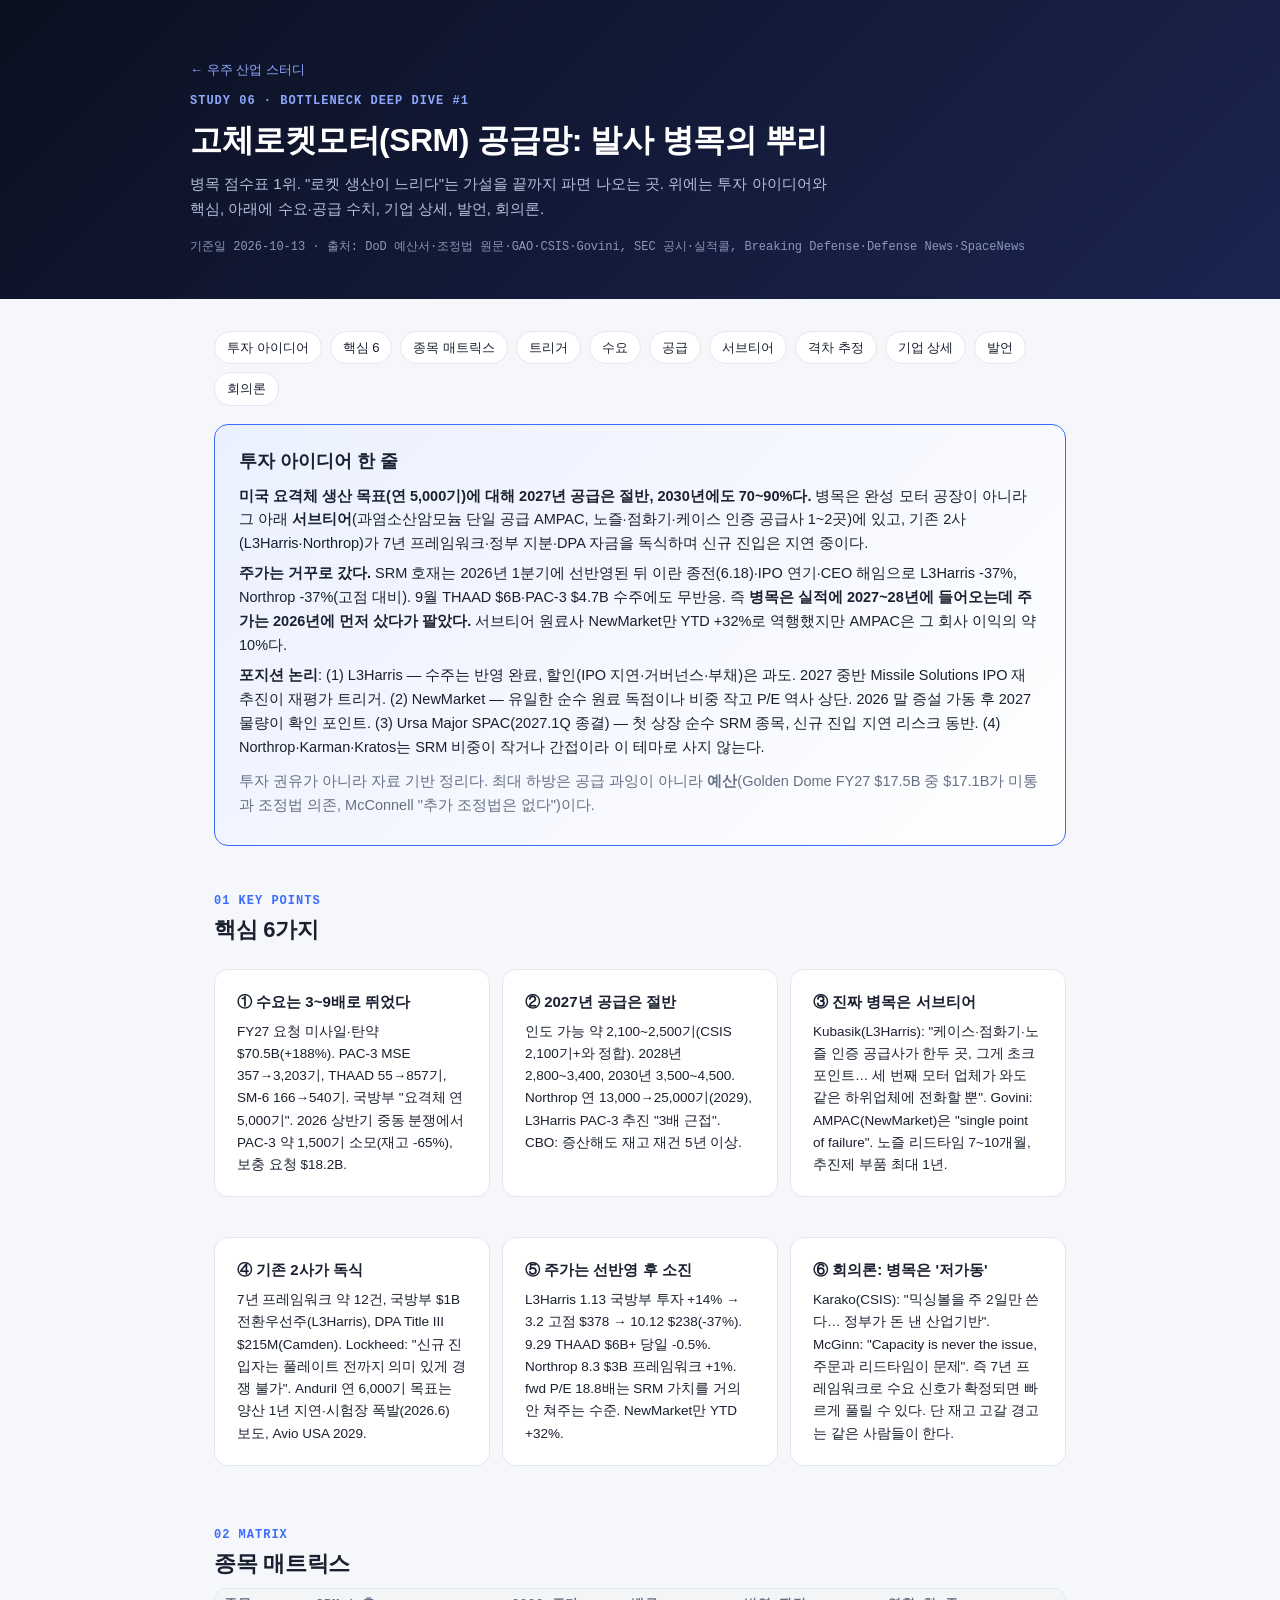
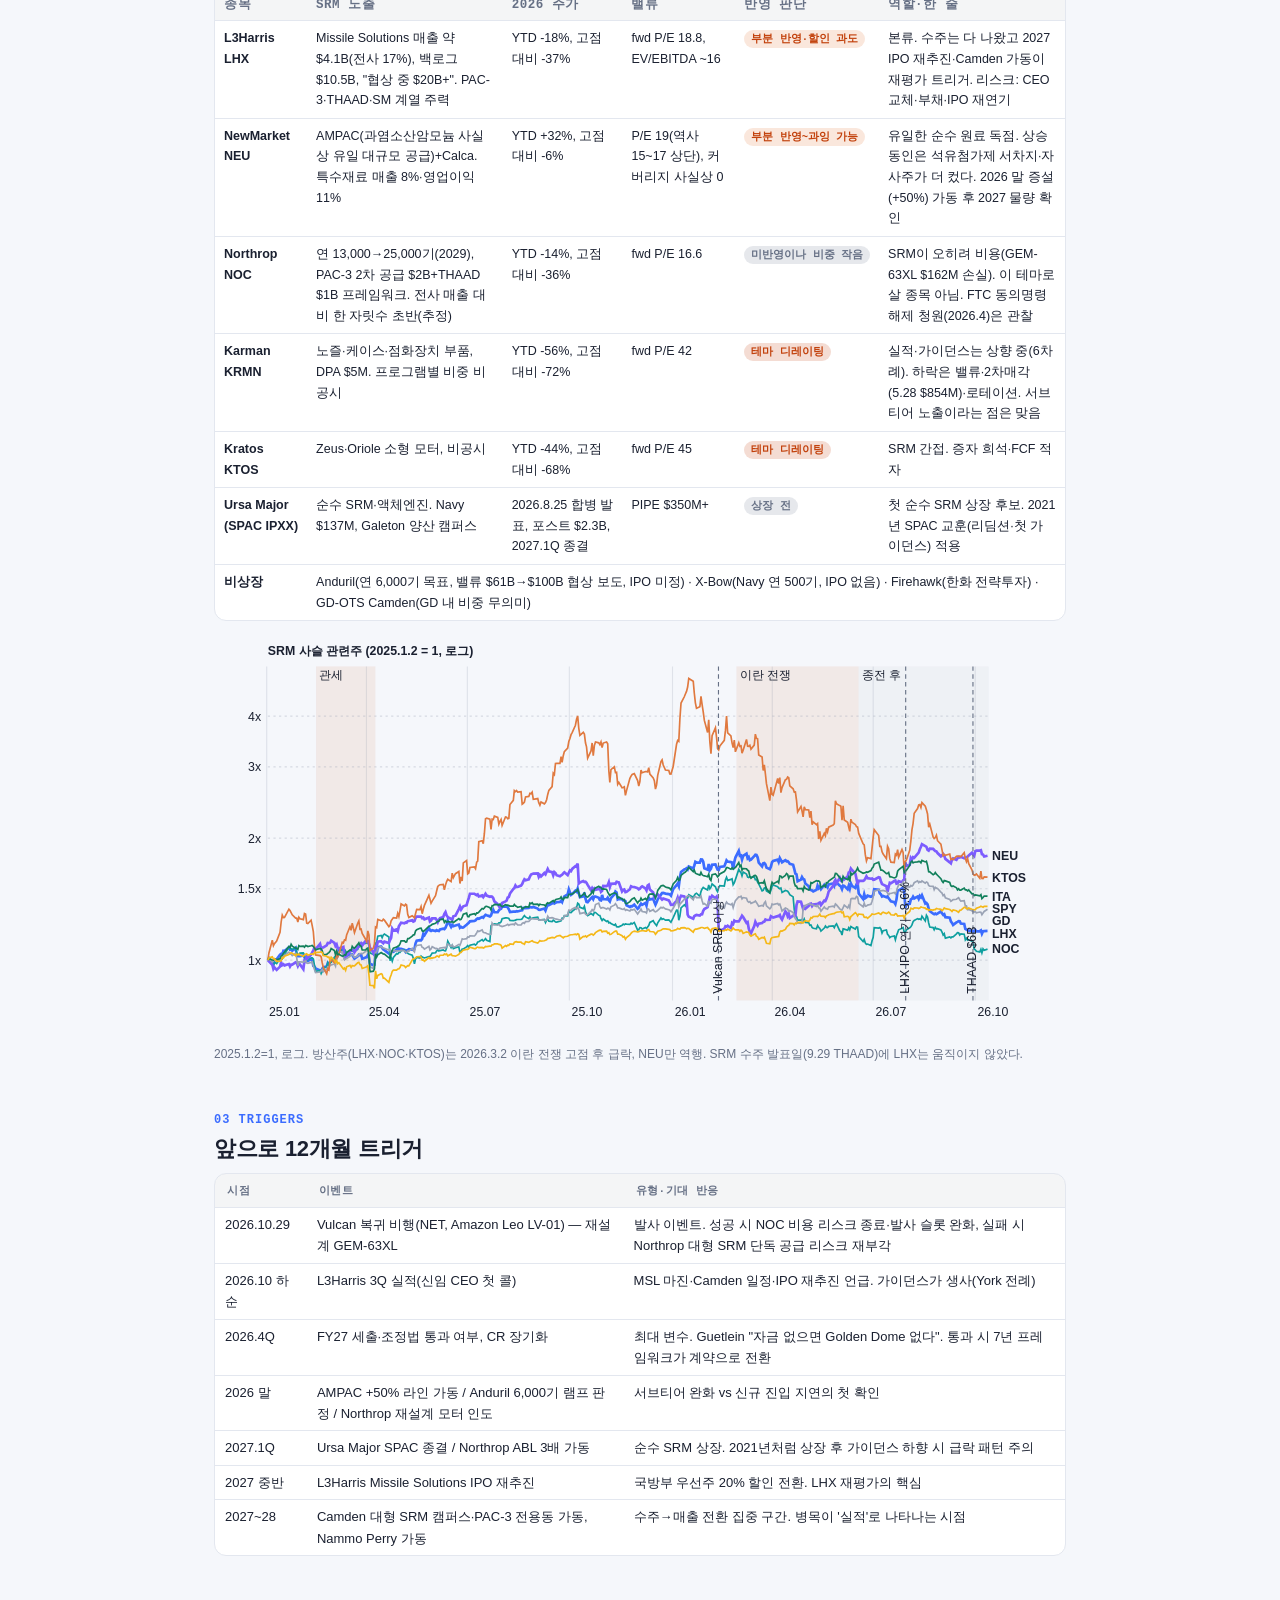
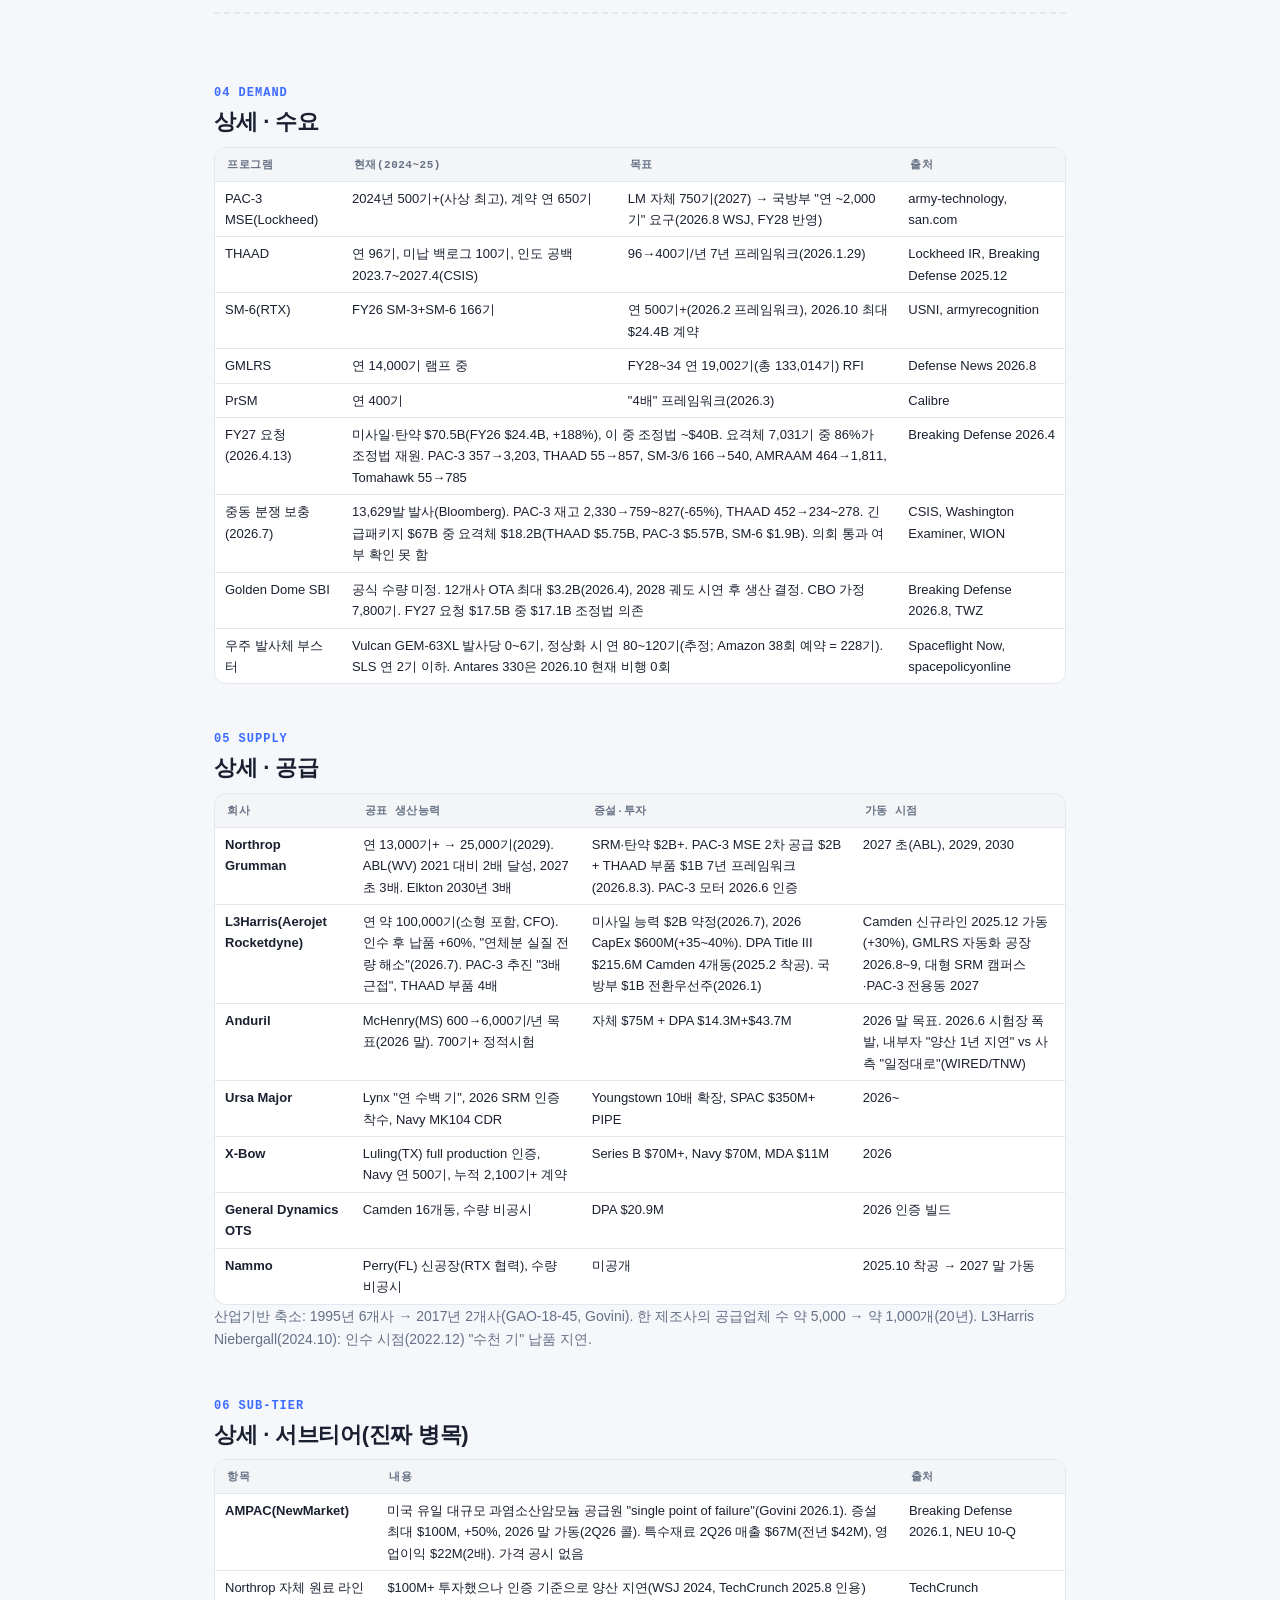
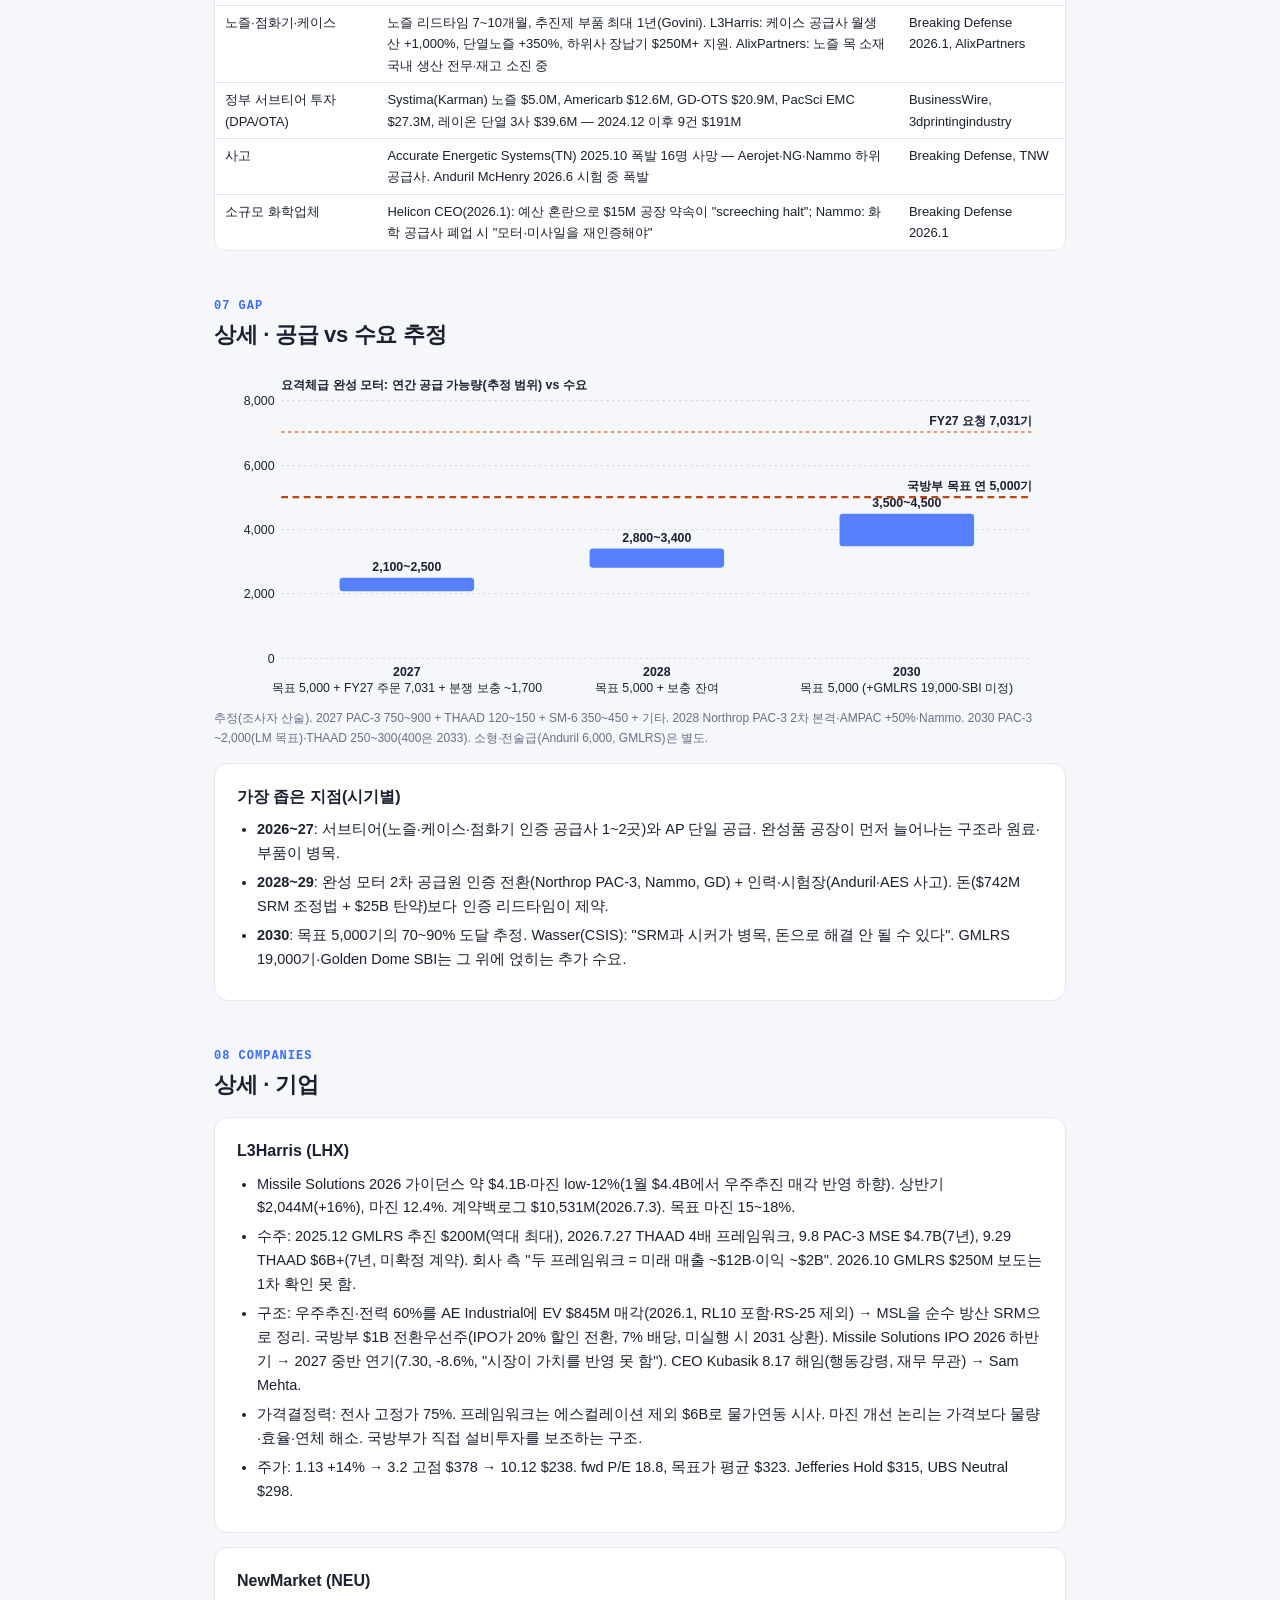
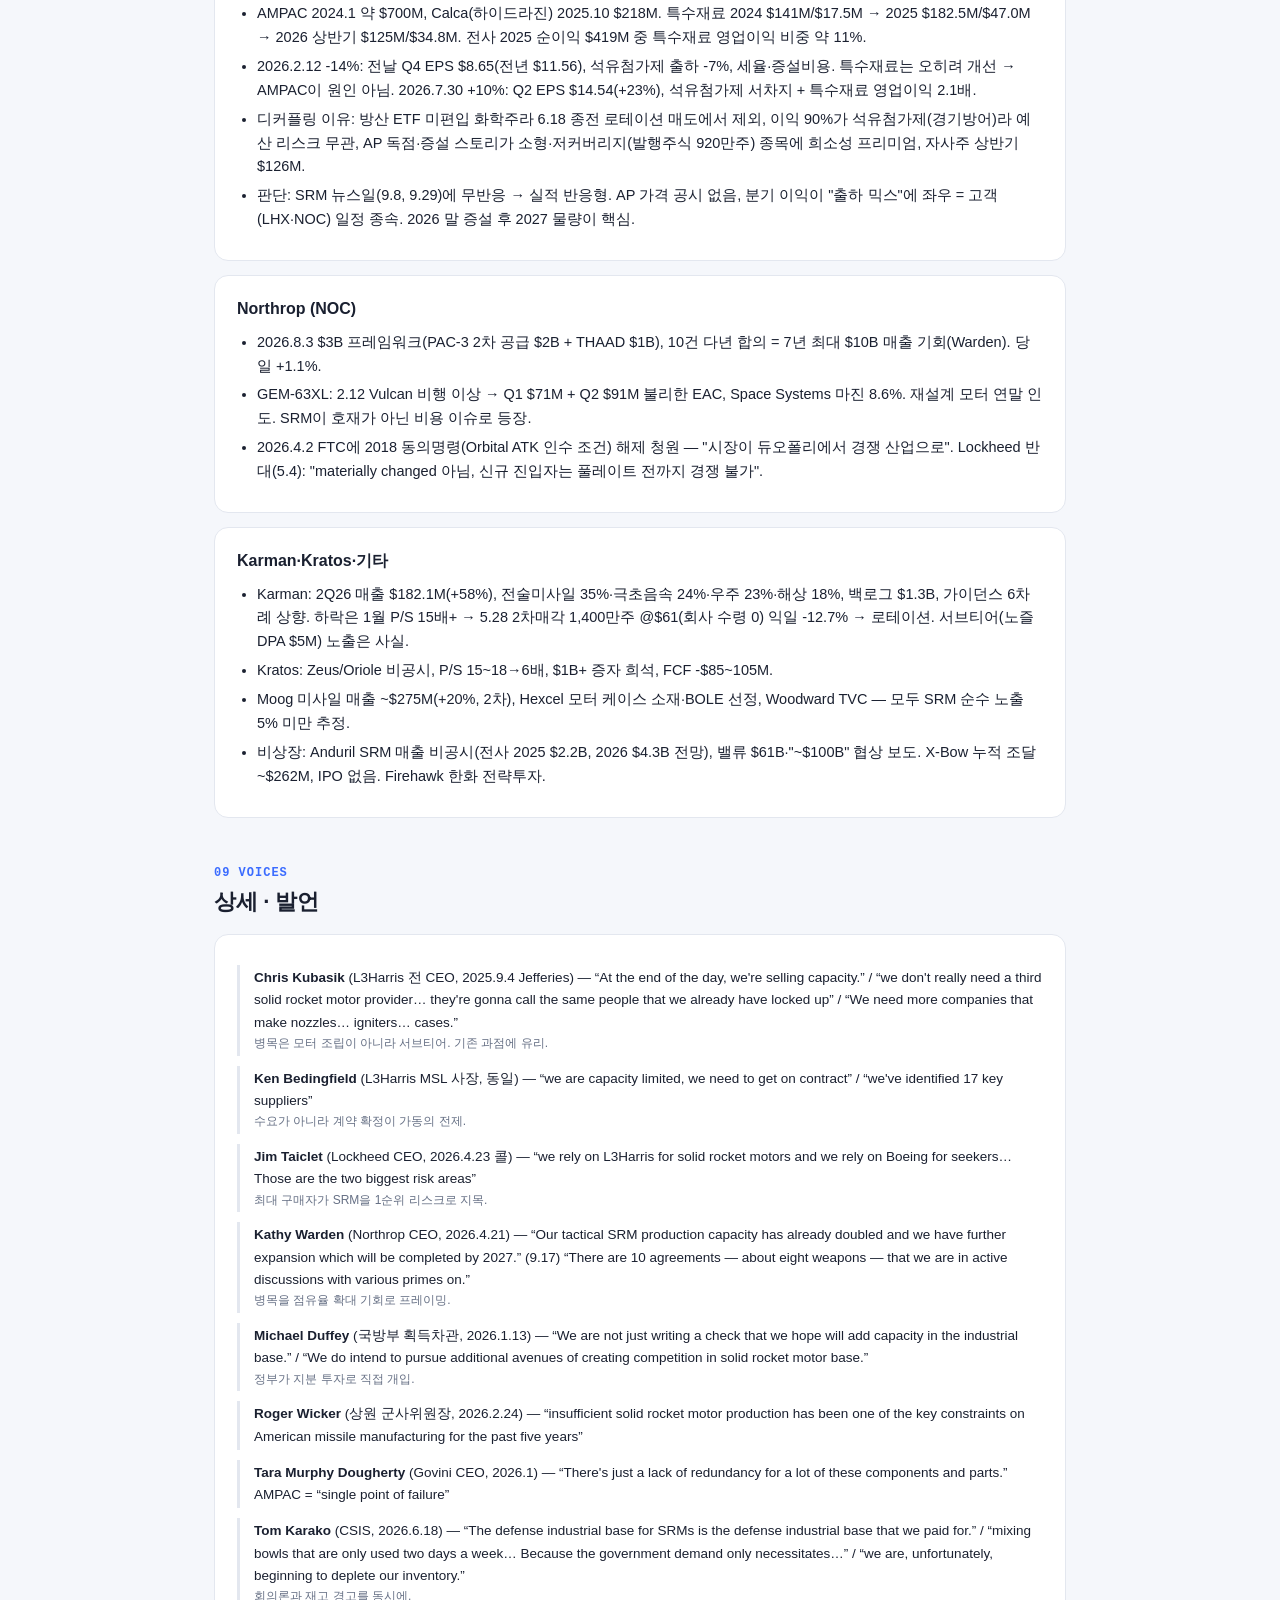
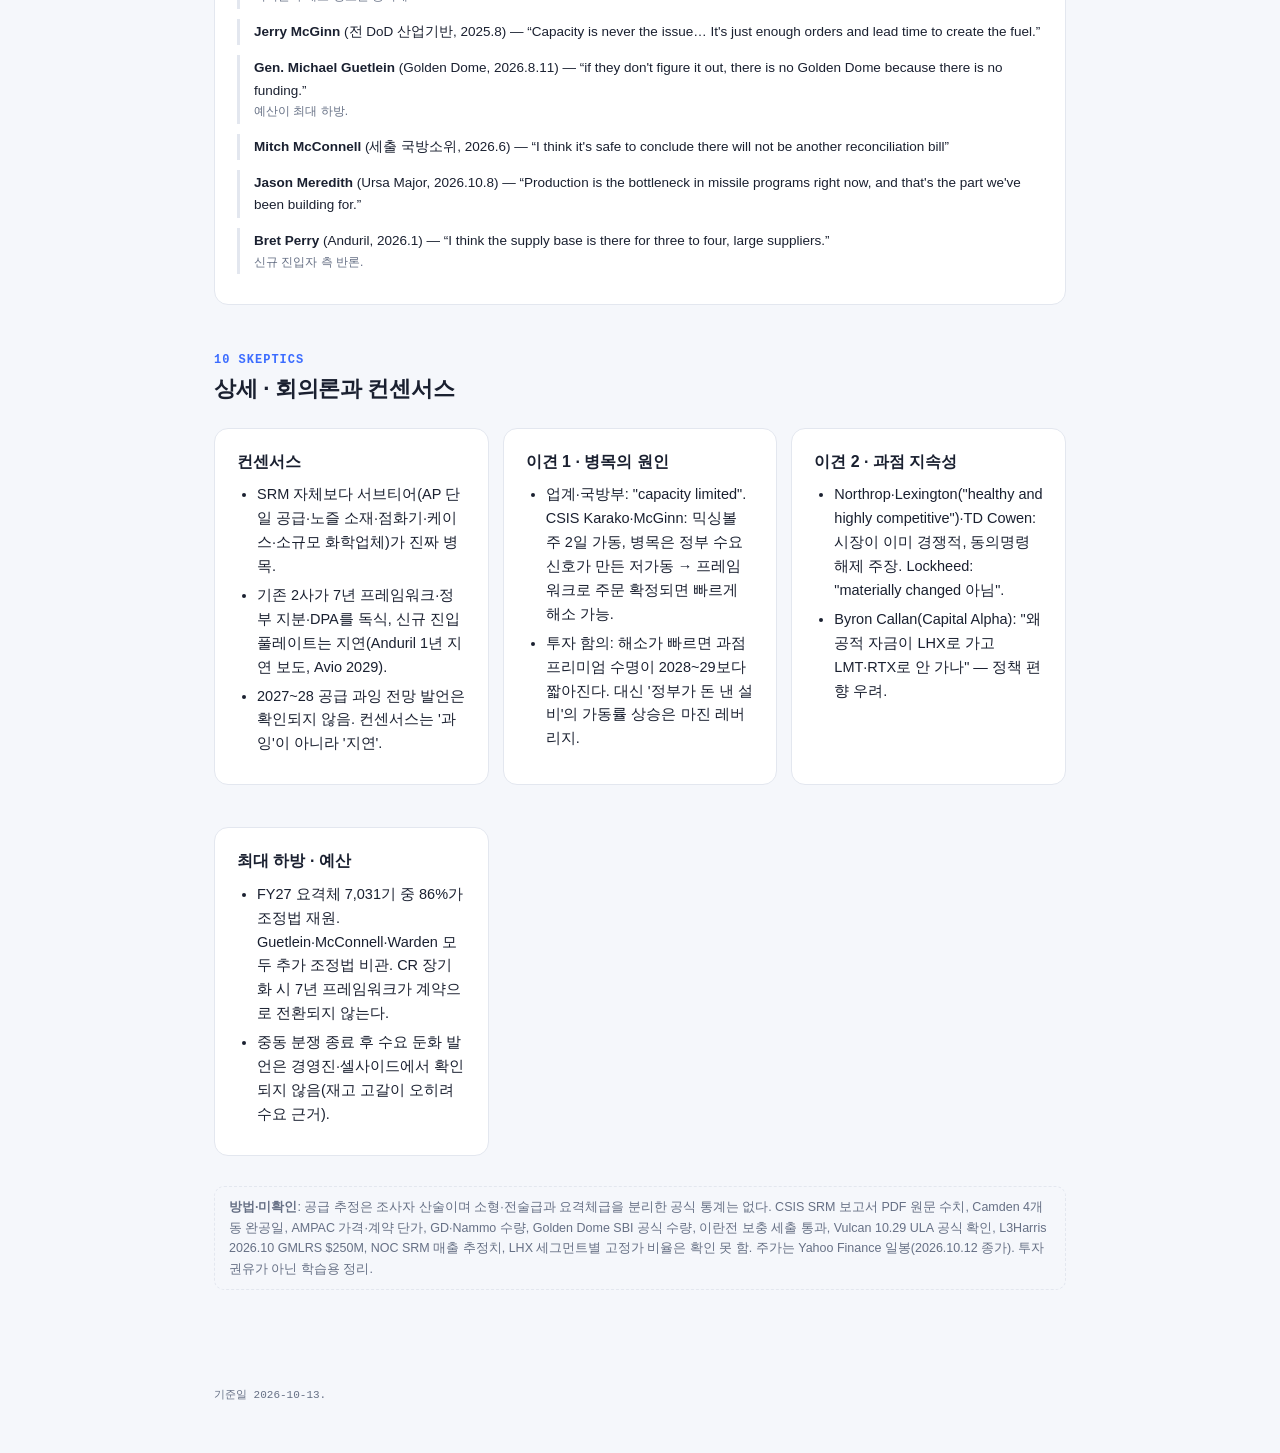
<file: study/srm.html>
<!DOCTYPE html>
<html lang="ko"><head><meta charset="UTF-8"><meta name="viewport" content="width=device-width,initial-scale=1">
<title>고체로켓모터 병목</title><link rel="stylesheet" href="../assets/style.css">
<style>
.idea{background:linear-gradient(135deg,color-mix(in srgb,var(--accent) 10%,var(--card)),var(--card));border:1px solid var(--accent);border-radius:14px;padding:22px 24px;margin:18px 0}
.idea h3{margin:0 0 8px;font-size:18px}.idea p{margin:6px 0;font-size:14.5px}
.kp{display:grid;grid-template-columns:repeat(auto-fit,minmax(250px,1fr));gap:12px}
.kp .card b{display:block;font-size:15px;margin-bottom:6px}.kp .card p{margin:0;font-size:13.5px;color:var(--text)}
.mx td,.mx th{font-size:12.5px;padding:7px 9px;vertical-align:top}.mx td.tk{font-weight:800;white-space:nowrap}
.tag2{display:inline-block;font:700 10.5px var(--mono);padding:2px 7px;border-radius:999px;white-space:nowrap}
.t-ok{background:rgba(18,128,92,.15);color:var(--good)}.t-mid{background:rgba(224,121,63,.18);color:#c2410c}.t-no{background:rgba(194,65,12,.18);color:var(--bad)}.t-gr{background:rgba(154,163,181,.25);color:var(--muted)}
.det{margin-top:56px;padding-top:24px;border-top:2px dashed var(--line)}
.q{border-left:3px solid var(--line);padding:2px 0 2px 14px;margin:10px 0;font-size:13.5px}.q small{display:block;color:var(--muted);font-size:12px}
.ev td{font-size:13px;padding:6px 10px}
</style></head>
<body>
<div class="hero"><div class="wrap">
<a class="back" href="../">← 우주 산업 스터디</a>
<div class="eyebrow">Study 06 · Bottleneck Deep Dive #1</div>
<h1>고체로켓모터(SRM) 공급망: 발사 병목의 뿌리</h1>
<p>병목 점수표 1위. "로켓 생산이 느리다"는 가설을 끝까지 파면 나오는 곳. 위에는 투자 아이디어와 핵심, 아래에 수요·공급 수치, 기업 상세, 발언, 회의론.</p>
<div class="asof">기준일 2026-10-13 · 출처: DoD 예산서·조정법 원문·GAO·CSIS·Govini, SEC 공시·실적콜, Breaking Defense·Defense News·SpaceNews</div>
</div></div>
<main>
<div class="toc"><a href="#idea">투자 아이디어</a><a href="#key">핵심 6</a><a href="#mx">종목 매트릭스</a><a href="#trig">트리거</a><a href="#d1">수요</a><a href="#d2">공급</a><a href="#d3">서브티어</a><a href="#d4">격차 추정</a><a href="#d5">기업 상세</a><a href="#d6">발언</a><a href="#d7">회의론</a></div>

<div class="idea"><h3>투자 아이디어 한 줄</h3>
<p><b>미국 요격체 생산 목표(연 5,000기)에 대해 2027년 공급은 절반, 2030년에도 70~90%다.</b> 병목은 완성 모터 공장이 아니라 그 아래 <b>서브티어</b>(과염소산암모늄 단일 공급 AMPAC, 노즐·점화기·케이스 인증 공급사 1~2곳)에 있고, 기존 2사(L3Harris·Northrop)가 7년 프레임워크·정부 지분·DPA 자금을 독식하며 신규 진입은 지연 중이다.</p>
<p><b>주가는 거꾸로 갔다.</b> SRM 호재는 2026년 1분기에 선반영된 뒤 이란 종전(6.18)·IPO 연기·CEO 해임으로 L3Harris -37%, Northrop -37%(고점 대비). 9월 THAAD $6B·PAC-3 $4.7B 수주에도 무반응. 즉 <b>병목은 실적에 2027~28년에 들어오는데 주가는 2026년에 먼저 샀다가 팔았다.</b> 서브티어 원료사 NewMarket만 YTD +32%로 역행했지만 AMPAC은 그 회사 이익의 약 10%다.</p>
<p><b>포지션 논리</b>: (1) L3Harris — 수주는 반영 완료, 할인(IPO 지연·거버넌스·부채)은 과도. 2027 중반 Missile Solutions IPO 재추진이 재평가 트리거. (2) NewMarket — 유일한 순수 원료 독점이나 비중 작고 P/E 역사 상단. 2026 말 증설 가동 후 2027 물량이 확인 포인트. (3) Ursa Major SPAC(2027.1Q 종결) — 첫 상장 순수 SRM 종목, 신규 진입 지연 리스크 동반. (4) Northrop·Karman·Kratos는 SRM 비중이 작거나 간접이라 이 테마로 사지 않는다.</p>
<p class="lead" style="margin-top:10px">투자 권유가 아니라 자료 기반 정리다. 최대 하방은 공급 과잉이 아니라 <b>예산</b>(Golden Dome FY27 $17.5B 중 $17.1B가 미통과 조정법 의존, McConnell "추가 조정법은 없다")이다.</p></div>

<h2 id="key"><span class="n">01 KEY POINTS</span>핵심 6가지</h2>
<div class="kp">
<div class="card"><b>① 수요는 3~9배로 뛰었다</b><p>FY27 요청 미사일·탄약 $70.5B(+188%). PAC-3 MSE 357→3,203기, THAAD 55→857기, SM-6 166→540기. 국방부 "요격체 연 5,000기". 2026 상반기 중동 분쟁에서 PAC-3 약 1,500기 소모(재고 -65%), 보충 요청 $18.2B.</p></div>
<div class="card"><b>② 2027년 공급은 절반</b><p>인도 가능 약 2,100~2,500기(CSIS 2,100기+와 정합). 2028년 2,800~3,400, 2030년 3,500~4,500. Northrop 연 13,000→25,000기(2029), L3Harris PAC-3 추진 "3배 근접". CBO: 증산해도 재고 재건 5년 이상.</p></div>
<div class="card"><b>③ 진짜 병목은 서브티어</b><p>Kubasik(L3Harris): "케이스·점화기·노즐 인증 공급사가 한두 곳, 그게 초크포인트… 세 번째 모터 업체가 와도 같은 하위업체에 전화할 뿐". Govini: AMPAC(NewMarket)은 "single point of failure". 노즐 리드타임 7~10개월, 추진제 부품 최대 1년.</p></div>
<div class="card"><b>④ 기존 2사가 독식</b><p>7년 프레임워크 약 12건, 국방부 $1B 전환우선주(L3Harris), DPA Title III $215M(Camden). Lockheed: "신규 진입자는 풀레이트 전까지 의미 있게 경쟁 불가". Anduril 연 6,000기 목표는 양산 1년 지연·시험장 폭발(2026.6) 보도, Avio USA 2029.</p></div>
<div class="card"><b>⑤ 주가는 선반영 후 소진</b><p>L3Harris 1.13 국방부 투자 +14% → 3.2 고점 $378 → 10.12 $238(-37%). 9.29 THAAD $6B+ 당일 -0.5%. Northrop 8.3 $3B 프레임워크 +1%. fwd P/E 18.8배는 SRM 가치를 거의 안 쳐주는 수준. NewMarket만 YTD +32%.</p></div>
<div class="card"><b>⑥ 회의론: 병목은 '저가동'</b><p>Karako(CSIS): "믹싱볼을 주 2일만 쓴다… 정부가 돈 낸 산업기반". McGinn: "Capacity is never the issue, 주문과 리드타임이 문제". 즉 7년 프레임워크로 수요 신호가 확정되면 빠르게 풀릴 수 있다. 단 재고 고갈 경고는 같은 사람들이 한다.</p></div>
</div>

<h2 id="mx"><span class="n">02 MATRIX</span>종목 매트릭스</h2>
<div class="tw"><table class="mx">
<tr><th>종목</th><th>SRM 노출</th><th>2026 주가</th><th>밸류</th><th>반영 판단</th><th>역할·한 줄</th></tr>
<tr><td class="tk">L3Harris<br>LHX</td><td>Missile Solutions 매출 약 $4.1B(전사 17%), 백로그 $10.5B, "협상 중 $20B+". PAC-3·THAAD·SM 계열 주력</td><td>YTD -18%, 고점 대비 -37%</td><td>fwd P/E 18.8, EV/EBITDA ~16</td><td><span class="tag2 t-mid">부분 반영·할인 과도</span></td><td>본류. 수주는 다 나왔고 2027 IPO 재추진·Camden 가동이 재평가 트리거. 리스크: CEO 교체·부채·IPO 재연기</td></tr>
<tr><td class="tk">NewMarket<br>NEU</td><td>AMPAC(과염소산암모늄 사실상 유일 대규모 공급)+Calca. 특수재료 매출 8%·영업이익 11%</td><td>YTD +32%, 고점 대비 -6%</td><td>P/E 19(역사 15~17 상단), 커버리지 사실상 0</td><td><span class="tag2 t-mid">부분 반영~과잉 가능</span></td><td>유일한 순수 원료 독점. 상승 동인은 석유첨가제 서차지·자사주가 더 컸다. 2026 말 증설(+50%) 가동 후 2027 물량 확인</td></tr>
<tr><td class="tk">Northrop<br>NOC</td><td>연 13,000→25,000기(2029), PAC-3 2차 공급 $2B+THAAD $1B 프레임워크. 전사 매출 대비 한 자릿수 초반(추정)</td><td>YTD -14%, 고점 대비 -36%</td><td>fwd P/E 16.6</td><td><span class="tag2 t-gr">미반영이나 비중 작음</span></td><td>SRM이 오히려 비용(GEM-63XL $162M 손실). 이 테마로 살 종목 아님. FTC 동의명령 해제 청원(2026.4)은 관찰</td></tr>
<tr><td class="tk">Karman<br>KRMN</td><td>노즐·케이스·점화장치 부품, DPA $5M. 프로그램별 비중 비공시</td><td>YTD -56%, 고점 대비 -72%</td><td>fwd P/E 42</td><td><span class="tag2 t-no">테마 디레이팅</span></td><td>실적·가이던스는 상향 중(6차례). 하락은 밸류·2차매각(5.28 $854M)·로테이션. 서브티어 노출이라는 점은 맞음</td></tr>
<tr><td class="tk">Kratos<br>KTOS</td><td>Zeus·Oriole 소형 모터, 비공시</td><td>YTD -44%, 고점 대비 -68%</td><td>fwd P/E 45</td><td><span class="tag2 t-no">테마 디레이팅</span></td><td>SRM 간접. 증자 희석·FCF 적자</td></tr>
<tr><td class="tk">Ursa Major<br>(SPAC IPXX)</td><td>순수 SRM·액체엔진. Navy $137M, Galeton 양산 캠퍼스</td><td>2026.8.25 합병 발표, 포스트 $2.3B, 2027.1Q 종결</td><td>PIPE $350M+</td><td><span class="tag2 t-gr">상장 전</span></td><td>첫 순수 SRM 상장 후보. 2021년 SPAC 교훈(리딤션·첫 가이던스) 적용</td></tr>
<tr><td class="tk">비상장</td><td colspan="5">Anduril(연 6,000기 목표, 밸류 $61B→$100B 협상 보도, IPO 미정) · X-Bow(Navy 연 500기, IPO 없음) · Firehawk(한화 전략투자) · GD-OTS Camden(GD 내 비중 무의미)</td></tr>
</table></div>
<figure class="fig"><svg viewBox="0 0 760 360" role="img"><style>text{font-size:11px;fill:currentColor}</style>
<rect x="91" y="28" width="53" height="298" fill="#c2410c" opacity=".08"/><text x="94" y="39" font-size="9" fill="#667085">관세</text>
<rect x="466" y="28" width="109" height="298" fill="#c2410c" opacity=".08"/><text x="469" y="39" font-size="9" fill="#667085">이란 전쟁</text>
<rect x="575" y="28" width="116" height="298" fill="#9aa3b5" opacity=".08"/><text x="578" y="39" font-size="9" fill="#667085">종전 후</text>
<line x1="48" x2="690" y1="290.0" y2="290.0" stroke="#9aa3b5" stroke-opacity=".35" stroke-dasharray="2 3"/><text x="42" y="294.0" text-anchor="end">1x</text>
<line x1="48" x2="690" y1="226.4" y2="226.4" stroke="#9aa3b5" stroke-opacity=".35" stroke-dasharray="2 3"/><text x="42" y="230.4" text-anchor="end">1.5x</text>
<line x1="48" x2="690" y1="181.2" y2="181.2" stroke="#9aa3b5" stroke-opacity=".35" stroke-dasharray="2 3"/><text x="42" y="185.2" text-anchor="end">2x</text>
<line x1="48" x2="690" y1="117.6" y2="117.6" stroke="#9aa3b5" stroke-opacity=".35" stroke-dasharray="2 3"/><text x="42" y="121.6" text-anchor="end">3x</text>
<line x1="48" x2="690" y1="72.4" y2="72.4" stroke="#9aa3b5" stroke-opacity=".35" stroke-dasharray="2 3"/><text x="42" y="76.4" text-anchor="end">4x</text>
<line x1="47" x2="47" y1="28" y2="326" stroke="#9aa3b5" stroke-opacity=".25"/><text x="49" y="340" font-size="10">25.01</text>
<line x1="136" x2="136" y1="28" y2="326" stroke="#9aa3b5" stroke-opacity=".25"/><text x="138" y="340" font-size="10">25.04</text>
<line x1="226" x2="226" y1="28" y2="326" stroke="#9aa3b5" stroke-opacity=".25"/><text x="228" y="340" font-size="10">25.07</text>
<line x1="317" x2="317" y1="28" y2="326" stroke="#9aa3b5" stroke-opacity=".25"/><text x="319" y="340" font-size="10">25.10</text>
<line x1="409" x2="409" y1="28" y2="326" stroke="#9aa3b5" stroke-opacity=".25"/><text x="411" y="340" font-size="10">26.01</text>
<line x1="498" x2="498" y1="28" y2="326" stroke="#9aa3b5" stroke-opacity=".25"/><text x="500" y="340" font-size="10">26.04</text>
<line x1="588" x2="588" y1="28" y2="326" stroke="#9aa3b5" stroke-opacity=".25"/><text x="590" y="340" font-size="10">26.07</text>
<line x1="679" x2="679" y1="28" y2="326" stroke="#9aa3b5" stroke-opacity=".25"/><text x="681" y="340" font-size="10">26.10</text>
<polyline points="48.0,290.0 49.0,288.2 52.0,292.3 53.0,293.3 53.9,290.1 55.9,289.3 58.9,285.1 59.9,284.4 60.9,284.9 61.9,281.8 62.9,282.0 66.8,278.7 67.8,280.7 68.8,280.8 69.8,281.7 72.8,279.1 73.8,285.6 74.8,286.5 75.7,286.5 76.7,286.5 79.7,285.9 80.7,287.5 81.7,288.8 82.7,290.5 83.7,290.9 86.6,289.2 87.6,290.4 88.6,295.2 89.6,295.7 90.6,297.5 94.6,299.1 95.6,299.9 96.5,297.8 97.5,296.4 100.5,295.8 101.5,292.6 102.5,293.8 103.5,291.9 104.5,290.9 107.4,289.7 108.4,290.2 109.4,287.6 110.4,285.2 111.4,280.6 114.4,281.4 115.4,285.4 116.4,287.9 117.4,286.3 118.3,286.3 121.3,284.9 122.3,285.3 123.3,284.9 124.3,287.2 125.3,288.7 128.2,286.6 129.2,285.2 130.2,285.7 131.2,285.1 132.2,288.8 135.2,287.7 136.2,287.3 137.2,285.7 138.2,287.2 139.1,293.2 142.1,294.6 143.1,294.2 144.1,283.9 145.1,284.5 146.1,278.4 149.1,277.9 150.0,279.2 151.0,280.6 152.0,281.1 156.0,284.1 157.0,283.4 158.0,282.5 159.0,282.5 160.0,282.7 162.9,280.7 163.9,279.0 164.9,279.8 165.9,279.9 166.9,280.0 169.9,280.8 170.9,282.6 171.8,281.3 172.8,281.0 173.8,280.3 176.8,280.6 177.8,281.0 178.8,280.1 179.8,275.0 180.8,272.7 183.7,272.2 184.7,272.3 185.7,271.1 186.7,266.7 187.7,267.8 191.7,261.1 192.6,263.4 193.6,264.0 194.6,263.4 197.6,264.1 198.6,263.3 199.6,263.9 200.6,264.1 201.6,262.6 204.5,261.9 205.5,262.3 206.5,261.1 207.5,258.8 208.5,254.7 211.5,260.4 212.5,258.5 213.5,259.7 215.4,259.2 218.4,258.3 219.4,261.1 220.4,260.3 221.4,261.0 222.4,260.9 225.3,258.5 226.3,257.6 227.3,256.8 228.3,255.4 232.3,255.0 233.3,254.6 234.3,253.4 235.2,252.8 236.2,253.1 239.2,251.5 240.2,252.1 241.2,250.7 242.2,249.6 243.2,250.0 246.1,251.0 247.1,250.2 248.1,247.2 249.1,245.1 250.1,247.3 253.1,247.2 254.1,245.6 255.1,244.6 256.1,244.2 257.0,242.2 260.0,242.3 261.0,242.2 262.0,243.0 263.0,244.7 264.0,247.1 267.0,246.7 267.9,246.8 268.9,246.8 269.9,246.3 270.9,246.6 273.9,245.8 274.9,245.6 275.9,243.4 276.9,243.4 277.9,243.6 280.8,243.4 281.8,242.5 282.8,243.0 283.8,242.9 284.8,242.6 288.8,244.0 289.7,245.1 290.7,245.2 291.7,244.9 294.7,244.0 295.7,245.8 296.7,243.0 297.7,240.2 298.7,241.0 301.6,239.5 302.6,238.2 303.6,239.5 304.6,239.0 305.6,238.3 308.6,238.1 309.6,237.1 310.5,238.3 311.5,235.4 312.5,233.1 315.5,231.3 316.5,226.9 317.5,229.5 318.5,231.8 319.5,231.1 322.4,228.1 323.4,229.0 324.4,226.2 325.4,230.6 326.4,233.8 329.4,233.2 330.4,229.7 331.4,235.2 332.3,238.1 333.3,238.4 336.3,234.7 337.3,233.8 338.3,235.6 339.3,233.3 340.3,233.3 343.2,234.4 344.2,236.4 345.2,236.7 346.2,231.9 347.2,235.5 350.2,235.8 351.2,234.4 352.2,236.6 353.1,237.7 354.1,234.7 357.1,231.3 358.1,228.8 359.1,229.6 360.1,235.9 361.1,235.4 364.0,235.6 365.0,236.9 366.0,237.0 367.0,237.5 368.0,241.1 371.0,242.5 372.0,241.9 373.0,242.1 374.9,240.6 377.9,244.2 378.9,243.3 379.9,241.1 380.9,239.6 381.9,240.7 384.9,239.0 385.8,241.4 386.8,236.6 387.8,234.4 388.8,236.0 391.8,235.2 392.8,238.3 393.8,240.6 394.8,238.4 395.8,235.8 398.7,231.6 399.7,230.2 400.7,230.0 402.7,230.7 405.7,231.2 406.6,231.4 407.6,232.5 409.6,226.7 412.6,223.2 413.6,221.7 414.6,224.0 415.6,216.1 416.6,211.4 419.5,209.1 420.5,208.8 421.5,208.1 422.5,209.2 423.5,206.5 427.5,208.3 428.4,205.8 429.4,202.3 430.4,202.8 433.4,203.0 434.4,200.2 435.4,200.3 436.4,202.2 437.4,208.1 440.3,209.3 441.3,204.2 442.3,209.8 443.3,208.4 444.3,205.0 447.3,204.6 448.3,207.1 449.2,209.3 450.2,209.5 451.2,206.9 455.2,206.4 456.2,203.9 457.2,201.0 458.2,202.1 461.1,202.6 462.1,203.0 463.1,208.9 464.1,202.6 465.1,198.5 468.1,192.6 469.1,197.0 470.1,196.7 471.0,200.4 472.0,197.0 475.0,195.1 476.0,199.1 477.0,198.0 478.0,200.8 479.0,200.3 481.9,197.2 482.9,196.1 483.9,196.3 484.9,198.3 485.9,203.0 488.9,206.4 489.9,203.7 490.9,203.4 491.9,204.6 492.8,207.5 495.8,208.9 496.8,206.5 497.8,202.6 498.8,201.6 502.8,200.4 503.7,202.5 504.7,199.0 505.7,200.8 506.7,202.7 509.7,200.8 510.7,201.8 511.7,201.7 512.7,202.8 513.6,204.2 516.6,205.0 517.6,208.7 518.6,212.8 519.6,213.4 520.6,219.6 523.6,218.2 524.5,216.0 525.5,217.7 526.5,218.1 527.5,221.7 530.5,224.1 531.5,227.1 532.5,227.4 533.5,227.9 534.5,228.7 537.4,227.3 538.4,223.6 539.4,225.9 540.4,224.6 541.4,226.7 544.4,222.8 545.4,224.3 546.3,223.8 547.3,225.2 548.3,222.4 552.3,221.6 553.3,223.8 554.3,221.0 555.3,220.8 558.2,223.6 559.2,224.3 560.2,226.7 561.2,223.5 562.2,223.8 565.2,226.8 566.2,223.7 567.1,226.3 568.1,221.6 569.1,223.8 572.1,225.7 573.1,222.5 574.1,221.1 575.1,230.6 579.0,235.5 580.0,231.2 581.0,234.7 582.0,234.0 583.0,232.5 586.0,233.5 587.0,232.9 588.0,232.0 588.9,226.8 592.9,227.2 593.9,230.3 594.9,231.3 595.9,233.3 596.9,232.8 599.8,233.9 600.8,233.2 601.8,234.9 602.8,236.2 603.8,237.6 606.8,238.4 607.8,240.0 608.8,235.8 609.8,228.0 610.7,227.8 613.7,226.1 614.7,225.2 615.7,229.2 616.7,243.3 617.7,240.4 620.6,239.9 621.6,235.8 622.6,235.3 623.6,233.4 624.6,235.0 627.6,233.3 628.6,235.4 629.6,232.8 630.6,234.0 631.5,232.2 634.5,239.6 635.5,239.0 636.5,240.3 637.5,244.1 638.5,246.3 641.5,248.6 642.4,249.0 643.4,248.5 644.4,249.1 645.4,248.6 648.4,246.6 649.4,248.2 650.4,249.5 651.4,249.0 652.4,251.7 656.3,252.2 657.3,255.5 658.3,256.8 659.3,258.6 662.3,256.4 663.2,255.9 664.2,255.3 665.2,255.4 666.2,257.4 669.2,257.7 670.2,262.2 671.2,262.7 672.2,263.4 673.2,263.7 676.1,263.6 677.1,264.5 678.1,264.3 679.1,263.2 680.1,264.4 683.1,264.2 684.1,263.5 685.0,266.4 686.0,264.2 687.0,264.1 690.0,264.0" fill="none" stroke="#3b6cff" stroke-width="2.4"/>
<polyline points="48.0,290.0 49.0,290.0 52.0,294.4 53.0,295.3 53.9,291.9 55.9,293.1 58.9,288.5 59.9,287.5 60.9,288.6 61.9,285.6 62.9,285.2 66.8,278.2 67.8,278.9 68.8,279.7 69.8,280.5 72.8,278.6 73.8,283.9 74.8,285.5 75.7,284.9 76.7,283.7 79.7,283.5 80.7,285.2 81.7,288.5 82.7,290.5 83.7,289.8 86.6,287.9 87.6,288.0 88.6,289.0 89.6,294.4 90.6,300.1 94.6,299.2 95.6,302.0 96.5,300.3 97.5,296.9 100.5,296.2 101.5,292.3 102.5,294.5 103.5,292.7 104.5,292.1 107.4,287.5 108.4,290.7 109.4,287.2 110.4,286.9 111.4,283.2 114.4,280.3 115.4,280.8 116.4,286.9 117.4,281.9 118.3,283.7 121.3,281.9 122.3,282.1 123.3,281.6 124.3,282.3 125.3,281.8 128.2,280.5 129.2,276.8 130.2,276.7 131.2,274.6 132.2,275.1 135.2,275.2 136.2,274.8 137.2,275.1 138.2,274.2 139.1,283.5 142.1,284.8 143.1,281.4 144.1,275.1 145.1,273.9 146.1,268.6 149.1,268.0 150.0,270.0 151.0,267.6 152.0,266.7 156.0,269.4 157.0,290.6 158.0,287.7 159.0,290.9 160.0,287.6 162.9,284.2 163.9,284.6 164.9,283.2 165.9,283.1 166.9,281.6 169.9,281.0 170.9,282.9 171.8,283.3 172.8,283.9 173.8,284.5 176.8,285.6 177.8,288.4 178.8,293.3 179.8,288.9 180.8,287.6 183.7,288.2 184.7,286.4 185.7,287.3 186.7,287.7 187.7,288.1 191.7,286.8 192.6,286.8 193.6,285.5 194.6,283.8 197.6,283.5 198.6,281.9 199.6,280.9 200.6,281.9 201.6,281.5 204.5,280.9 205.5,281.7 206.5,281.8 207.5,279.1 208.5,273.0 211.5,278.9 212.5,276.9 213.5,279.8 215.4,278.9 218.4,278.3 219.4,283.3 220.4,282.3 221.4,280.2 222.4,280.1 225.3,278.2 226.3,277.1 227.3,278.5 228.3,276.8 232.3,275.7 233.3,276.6 234.3,275.7 235.2,273.9 236.2,273.6 239.2,271.7 240.2,273.0 241.2,272.1 242.2,270.9 243.2,272.3 246.1,273.4 247.1,259.3 248.1,258.0 249.1,258.0 250.1,257.7 253.1,258.0 254.1,256.7 255.1,256.8 256.1,255.8 257.0,253.1 260.0,252.3 261.0,252.2 262.0,252.4 263.0,252.9 264.0,254.6 267.0,254.8 267.9,254.6 268.9,254.3 269.9,253.9 270.9,253.8 273.9,253.6 274.9,253.2 275.9,251.5 276.9,250.3 277.9,251.5 280.8,253.1 281.8,251.4 282.8,253.1 283.8,252.7 284.8,252.2 288.8,251.7 289.7,254.0 290.7,254.3 291.7,254.0 294.7,253.7 295.7,256.5 296.7,254.3 297.7,253.5 298.7,255.3 301.6,255.7 302.6,254.4 303.6,255.0 304.6,256.0 305.6,256.1 308.6,255.3 309.6,255.0 310.5,252.6 311.5,252.7 312.5,250.4 315.5,250.5 316.5,246.5 317.5,247.5 318.5,247.6 319.5,246.5 322.4,244.2 323.4,243.4 324.4,239.3 325.4,240.0 326.4,242.9 329.4,244.1 330.4,242.0 331.4,246.6 332.3,249.2 333.3,250.4 336.3,248.4 337.3,249.1 338.3,249.9 339.3,247.4 340.3,247.5 343.2,250.0 344.2,250.2 345.2,252.9 346.2,254.6 347.2,253.3 350.2,255.5 351.2,255.0 352.2,256.8 353.1,256.4 354.1,257.4 357.1,258.9 358.1,257.9 359.1,260.2 360.1,260.3 361.1,260.3 364.0,258.9 365.0,257.9 366.0,258.4 367.0,257.7 368.0,257.9 371.0,258.2 372.0,257.1 373.0,257.8 374.9,256.4 377.9,263.2 378.9,262.8 379.9,261.0 380.9,261.1 381.9,262.2 384.9,260.9 385.8,261.8 386.8,260.4 387.8,259.1 388.8,256.4 391.8,254.8 392.8,256.7 393.8,258.0 394.8,259.3 395.8,256.8 398.7,252.4 399.7,253.6 400.7,253.0 402.7,254.3 405.7,254.2 406.6,255.1 407.6,256.3 409.6,252.1 412.6,245.4 413.6,245.5 414.6,254.4 415.6,250.7 416.6,243.4 419.5,240.8 420.5,241.8 421.5,235.0 422.5,234.6 423.5,231.7 427.5,234.0 428.4,232.4 429.4,230.9 430.4,230.3 433.4,233.1 434.4,228.9 435.4,226.6 436.4,225.2 437.4,225.9 440.3,227.5 441.3,223.0 442.3,226.4 443.3,224.9 444.3,222.1 447.3,224.6 448.3,227.5 449.2,228.9 450.2,225.2 451.2,223.5 455.2,223.9 456.2,218.6 457.2,216.1 458.2,218.9 461.1,218.0 462.1,217.5 463.1,222.8 464.1,221.2 465.1,218.2 468.1,209.1 469.1,210.9 470.1,212.0 471.0,214.9 472.0,211.5 475.0,213.3 476.0,216.0 477.0,216.3 478.0,215.7 479.0,216.2 481.9,215.7 482.9,218.3 483.9,218.1 484.9,220.5 485.9,222.1 488.9,228.2 489.9,227.7 490.9,225.6 491.9,225.4 492.8,228.4 495.8,230.1 496.8,227.6 497.8,224.3 498.8,223.0 502.8,224.6 503.7,225.7 504.7,226.4 505.7,225.7 506.7,229.6 509.7,227.9 510.7,228.1 511.7,228.5 512.7,229.8 513.6,231.6 516.6,233.6 517.6,244.9 518.6,250.5 519.6,251.1 520.6,254.4 523.6,254.4 524.5,253.7 525.5,255.2 526.5,253.3 527.5,256.4 530.5,256.7 531.5,259.0 532.5,258.7 533.5,260.8 534.5,261.6 537.4,262.0 538.4,259.1 539.4,260.9 540.4,261.8 541.4,264.1 544.4,261.4 545.4,259.6 546.3,260.8 547.3,261.0 548.3,259.9 552.3,259.5 553.3,261.1 554.3,258.8 555.3,257.6 558.2,263.9 559.2,264.6 560.2,267.7 561.2,262.1 562.2,262.4 565.2,263.4 566.2,261.1 567.1,263.0 568.1,260.0 569.1,260.7 572.1,262.3 573.1,260.4 574.1,260.7 575.1,269.1 579.0,273.4 580.0,271.6 581.0,274.8 582.0,275.9 583.0,275.7 586.0,277.0 587.0,272.8 588.0,269.6 588.9,261.0 592.9,261.4 593.9,261.0 594.9,262.2 595.9,265.9 596.9,263.7 599.8,263.1 600.8,267.0 601.8,268.0 602.8,270.0 603.8,269.1 606.8,268.4 607.8,271.9 608.8,268.0 609.8,265.5 610.7,263.0 613.7,261.5 614.7,261.0 615.7,265.1 616.7,265.1 617.7,262.9 620.6,261.2 621.6,260.3 622.6,258.6 623.6,255.8 624.6,254.7 627.6,253.0 628.6,253.6 629.6,253.2 630.6,253.9 631.5,250.8 634.5,255.1 635.5,250.0 636.5,251.7 637.5,256.9 638.5,260.5 641.5,261.0 642.4,262.9 643.4,260.8 644.4,262.2 645.4,262.0 648.4,263.0 649.4,265.0 650.4,267.7 651.4,266.4 652.4,270.4 656.3,269.3 657.3,270.2 658.3,269.2 659.3,269.2 662.3,266.6 663.2,265.5 664.2,265.6 665.2,267.6 666.2,266.6 669.2,266.9 670.2,271.9 671.2,270.5 672.2,272.2 673.2,271.7 676.1,273.2 677.1,273.6 678.1,280.3 679.1,280.8 680.1,282.1 683.1,282.7 684.1,280.4 685.0,283.6 686.0,280.0 687.0,281.2 690.0,280.2" fill="none" stroke="#0e9f9f" stroke-width="1.5"/>
<polyline points="48.0,290.0 49.0,291.1 52.0,294.1 53.0,297.9 53.9,296.5 55.9,298.7 58.9,295.8 59.9,292.0 60.9,294.5 61.9,293.7 62.9,294.7 66.8,293.5 67.8,295.7 68.8,294.0 69.8,294.1 72.8,292.0 73.8,292.5 74.8,295.1 75.7,293.0 76.7,293.9 79.7,298.1 80.7,290.5 81.7,291.2 82.7,286.8 83.7,288.3 86.6,285.2 87.6,283.0 88.6,281.3 89.6,279.0 90.6,280.5 94.6,275.6 95.6,279.8 96.5,278.8 97.5,278.7 100.5,276.9 101.5,274.7 102.5,274.8 103.5,274.6 104.5,272.7 107.4,274.7 108.4,277.4 109.4,276.1 110.4,279.5 111.4,279.5 114.4,278.7 115.4,278.3 116.4,286.2 117.4,287.3 118.3,285.5 121.3,282.4 122.3,281.4 123.3,281.0 124.3,280.8 125.3,282.9 128.2,278.5 129.2,278.0 130.2,276.2 131.2,275.1 132.2,276.9 135.2,272.9 136.2,272.8 137.2,272.9 138.2,275.3 139.1,278.8 142.1,283.0 143.1,286.3 144.1,277.6 145.1,277.9 146.1,273.6 149.1,273.1 150.0,274.1 151.0,275.0 152.0,273.5 156.0,274.8 157.0,272.1 158.0,270.2 159.0,262.0 160.0,263.6 162.9,262.6 163.9,264.1 164.9,259.9 165.9,258.2 166.9,256.7 169.9,257.2 170.9,256.4 171.8,256.6 172.8,255.3 173.8,255.1 176.8,254.5 177.8,255.7 178.8,255.2 179.8,252.2 180.8,251.2 183.7,251.1 184.7,251.2 185.7,252.6 186.7,252.0 187.7,253.6 191.7,252.1 192.6,255.5 193.6,254.7 194.6,252.7 197.6,252.8 198.6,254.2 199.6,256.2 200.6,253.9 201.6,252.6 204.5,251.6 205.5,248.7 206.5,247.2 207.5,250.1 208.5,251.6 211.5,253.3 212.5,254.2 213.5,250.9 215.4,250.4 218.4,244.5 219.4,242.2 220.4,244.9 221.4,243.3 222.4,242.0 225.3,241.0 226.3,237.7 227.3,234.5 228.3,230.8 232.3,230.8 233.3,231.5 234.3,232.0 235.2,231.4 236.2,233.2 239.2,232.3 240.2,233.8 241.2,232.4 242.2,230.8 243.2,232.4 246.1,233.5 247.1,233.2 248.1,233.4 249.1,234.8 250.1,237.6 253.1,240.1 254.1,241.8 255.1,243.4 256.1,241.9 257.0,239.0 260.0,237.6 261.0,237.0 262.0,234.1 263.0,233.7 264.0,230.6 267.0,226.5 267.9,225.8 268.9,223.4 269.9,224.8 270.9,224.8 273.9,223.5 274.9,222.2 275.9,219.8 276.9,217.9 277.9,218.7 280.8,217.9 281.8,215.4 282.8,213.7 283.8,213.3 284.8,212.8 288.8,212.6 289.7,215.8 290.7,214.1 291.7,215.4 294.7,212.3 295.7,213.4 296.7,211.1 297.7,208.7 298.7,210.8 301.6,211.5 302.6,214.4 303.6,211.5 304.6,212.3 305.6,214.3 308.6,215.2 309.6,214.5 310.5,213.9 311.5,212.6 312.5,211.7 315.5,214.2 316.5,212.1 317.5,210.0 318.5,210.6 319.5,208.7 322.4,206.1 323.4,206.7 324.4,203.8 325.4,221.6 326.4,220.7 329.4,219.5 330.4,220.3 331.4,220.1 332.3,221.0 333.3,222.9 336.3,227.7 337.3,225.8 338.3,227.5 339.3,226.1 340.3,227.2 343.2,226.5 344.2,225.8 345.2,229.1 346.2,228.1 347.2,223.9 350.2,224.0 351.2,223.2 352.2,220.6 353.1,224.8 354.1,222.0 357.1,221.7 358.1,222.0 359.1,220.1 360.1,220.4 361.1,220.6 364.0,228.7 365.0,227.4 366.0,227.0 367.0,229.4 368.0,229.1 371.0,226.8 372.0,224.2 373.0,224.6 374.9,224.8 377.9,225.9 378.9,226.9 379.9,226.3 380.9,224.9 381.9,224.2 384.9,226.1 385.8,227.7 386.8,223.4 387.8,222.7 388.8,227.1 391.8,229.6 392.8,234.2 393.8,233.2 394.8,231.8 395.8,231.4 398.7,234.9 399.7,236.0 400.7,235.1 402.7,235.8 405.7,236.8 406.6,238.3 407.6,240.7 409.6,240.6 412.6,237.1 413.6,234.4 414.6,238.3 415.6,234.7 416.6,232.7 419.5,233.3 420.5,235.4 421.5,235.8 422.5,249.5 423.5,251.2 427.5,253.0 428.4,250.8 429.4,250.2 430.4,249.6 433.4,250.2 434.4,249.2 435.4,249.1 436.4,246.0 437.4,244.5 440.3,242.7 441.3,238.7 442.3,234.0 443.3,234.5 444.3,232.6 447.3,234.8 448.3,233.6 449.2,238.3 450.2,262.8 451.2,263.9 455.2,262.1 456.2,259.8 457.2,260.2 458.2,259.3 461.1,261.4 462.1,256.9 463.1,257.7 464.1,254.7 465.1,255.4 468.1,255.5 469.1,253.9 470.1,252.2 471.0,250.4 472.0,251.6 475.0,256.7 476.0,256.1 477.0,261.7 478.0,265.2 479.0,266.1 481.9,259.6 482.9,255.8 483.9,257.8 484.9,259.3 485.9,257.5 488.9,257.0 489.9,255.9 490.9,255.7 491.9,253.8 492.8,254.2 495.8,254.0 496.8,250.9 497.8,251.5 498.8,252.1 502.8,250.8 503.7,250.6 504.7,249.8 505.7,252.4 506.7,253.9 509.7,246.5 510.7,247.6 511.7,250.7 512.7,248.9 513.6,252.5 516.6,250.4 517.6,250.6 518.6,250.7 519.6,240.9 520.6,237.7 523.6,237.9 524.5,241.0 525.5,244.2 526.5,242.6 527.5,244.2 530.5,241.6 531.5,239.8 532.5,239.6 533.5,241.8 534.5,240.4 537.4,240.1 538.4,240.1 539.4,239.1 540.4,238.6 541.4,240.9 544.4,236.9 545.4,237.2 546.3,235.2 547.3,232.5 548.3,228.8 552.3,223.7 553.3,220.2 554.3,218.6 555.3,221.3 558.2,216.6 559.2,219.2 560.2,219.7 561.2,217.1 562.2,218.0 565.2,215.5 566.2,211.8 567.1,211.4 568.1,208.4 569.1,209.7 572.1,212.6 573.1,217.5 574.1,222.8 575.1,219.4 579.0,219.4 580.0,218.7 581.0,217.3 582.0,215.3 583.0,216.9 586.0,217.4 587.0,217.2 588.0,218.4 588.9,218.2 592.9,216.1 593.9,216.4 594.9,219.6 595.9,222.2 596.9,222.7 599.8,224.1 600.8,229.1 601.8,224.8 602.8,221.1 603.8,221.5 606.8,219.5 607.8,219.1 608.8,221.8 609.8,221.5 610.7,219.6 613.7,220.5 614.7,218.9 615.7,218.0 616.7,202.9 617.7,206.0 620.6,205.2 621.6,198.9 622.6,200.3 623.6,198.2 624.6,198.8 627.6,195.3 628.6,194.1 629.6,191.1 630.6,188.9 631.5,186.6 634.5,188.4 635.5,189.0 636.5,191.7 637.5,192.3 638.5,190.6 641.5,190.8 642.4,191.8 643.4,192.7 644.4,193.0 645.4,194.5 648.4,197.4 649.4,196.5 650.4,195.4 651.4,197.0 652.4,199.7 656.3,202.8 657.3,203.7 658.3,200.4 659.3,199.3 662.3,200.5 663.2,199.2 664.2,197.9 665.2,198.4 666.2,197.9 669.2,199.1 670.2,198.5 671.2,198.3 672.2,197.7 673.2,196.8 676.1,194.3 677.1,195.7 678.1,196.9 679.1,192.8 680.1,192.3 683.1,192.3 684.1,192.0 685.0,195.5 686.0,195.9 687.0,197.6 690.0,196.9" fill="none" stroke="#7c5cff" stroke-width="2.4"/>
<polyline points="48.0,290.0 49.0,288.6 52.0,291.8 53.0,290.8 53.9,289.7 55.9,291.0 58.9,288.4 59.9,287.5 60.9,287.0 61.9,285.4 62.9,285.8 66.8,282.9 67.8,284.5 68.8,284.7 69.8,285.9 72.8,283.9 73.8,288.2 74.8,295.0 75.7,291.6 76.7,291.6 79.7,291.8 80.7,291.3 81.7,290.6 82.7,292.5 83.7,292.9 86.6,292.0 87.6,291.6 88.6,295.1 89.6,298.3 90.6,301.1 94.6,300.6 95.6,299.6 96.5,298.3 97.5,300.3 100.5,298.3 101.5,296.0 102.5,296.4 103.5,294.9 104.5,294.3 107.4,293.4 108.4,295.4 109.4,288.0 110.4,287.0 111.4,282.9 114.4,282.7 115.4,287.3 116.4,289.8 117.4,289.1 118.3,288.5 121.3,286.7 122.3,285.3 123.3,285.0 124.3,286.4 125.3,287.7 128.2,286.3 129.2,285.3 130.2,284.1 131.2,284.1 132.2,284.4 135.2,282.3 136.2,281.4 137.2,280.4 138.2,284.1 139.1,295.9 142.1,297.4 143.1,293.2 144.1,283.0 145.1,282.8 146.1,279.2 149.1,277.9 150.0,278.9 151.0,279.2 152.0,279.5 156.0,281.1 157.0,280.2 158.0,285.5 159.0,282.0 160.0,281.8 162.9,281.8 163.9,281.8 164.9,281.7 165.9,282.1 166.9,281.2 169.9,281.7 170.9,282.6 171.8,283.3 172.8,281.8 173.8,282.1 176.8,279.4 177.8,281.2 178.8,282.6 179.8,278.1 180.8,276.9 183.7,276.5 184.7,276.4 185.7,278.6 186.7,278.9 187.7,280.2 191.7,277.7 192.6,280.9 193.6,280.0 194.6,278.1 197.6,279.7 198.6,279.5 199.6,280.1 200.6,280.4 201.6,279.2 204.5,278.8 205.5,278.7 206.5,279.6 207.5,277.3 208.5,275.6 211.5,277.7 212.5,276.5 213.5,278.1 215.4,277.9 218.4,276.0 219.4,276.7 220.4,274.0 221.4,271.0 222.4,271.4 225.3,270.9 226.3,269.4 227.3,269.6 228.3,268.4 232.3,268.5 233.3,267.4 234.3,265.7 235.2,263.9 236.2,264.5 239.2,263.1 240.2,265.2 241.2,265.6 242.2,265.6 243.2,266.2 246.1,267.2 247.1,266.9 248.1,257.0 249.1,258.4 250.1,258.5 253.1,258.9 254.1,258.1 255.1,259.4 256.1,259.7 257.0,260.1 260.0,259.1 261.0,258.6 262.0,258.0 263.0,259.1 264.0,258.4 267.0,258.0 267.9,258.5 268.9,256.7 269.9,257.6 270.9,258.6 273.9,258.7 274.9,257.3 275.9,256.7 276.9,257.2 277.9,255.7 280.8,255.6 281.8,254.4 282.8,252.9 283.8,253.1 284.8,253.3 288.8,253.4 289.7,254.1 290.7,254.3 291.7,254.1 294.7,254.2 295.7,254.9 296.7,254.0 297.7,250.9 298.7,252.5 301.6,252.1 302.6,252.4 303.6,252.9 304.6,253.3 305.6,253.5 308.6,254.2 309.6,253.9 310.5,253.7 311.5,253.3 312.5,250.5 315.5,249.6 316.5,245.5 317.5,245.6 318.5,245.5 319.5,244.3 322.4,243.0 323.4,244.4 324.4,243.0 325.4,244.7 326.4,248.6 329.4,247.9 330.4,247.4 331.4,249.0 332.3,249.7 333.3,249.4 336.3,246.6 337.3,245.0 338.3,246.1 339.3,244.6 340.3,240.4 343.2,239.1 344.2,242.3 345.2,243.7 346.2,243.2 347.2,243.1 350.2,244.4 351.2,243.7 352.2,244.0 353.1,245.2 354.1,242.4 357.1,241.0 358.1,239.7 359.1,241.0 360.1,243.4 361.1,243.4 364.0,244.5 365.0,244.7 366.0,243.9 367.0,245.6 368.0,245.1 371.0,246.2 372.0,244.8 373.0,245.3 374.9,244.6 377.9,248.9 378.9,247.3 379.9,246.2 380.9,244.5 381.9,246.6 384.9,247.2 385.8,248.0 386.8,244.3 387.8,244.6 388.8,246.5 391.8,245.0 392.8,246.5 393.8,247.0 394.8,246.5 395.8,245.6 398.7,242.9 399.7,243.5 400.7,242.8 402.7,244.3 405.7,245.1 406.6,245.5 407.6,246.9 409.6,243.7 412.6,238.3 413.6,236.0 414.6,242.7 415.6,240.1 416.6,239.0 419.5,235.9 420.5,234.9 421.5,233.7 422.5,232.6 423.5,232.5 427.5,236.1 428.4,233.6 429.4,233.2 430.4,234.3 433.4,234.2 434.4,232.8 435.4,237.1 436.4,240.1 437.4,239.6 440.3,241.8 441.3,237.8 442.3,238.6 443.3,239.2 444.3,235.7 447.3,235.7 448.3,236.2 449.2,241.8 450.2,244.3 451.2,241.2 455.2,243.5 456.2,240.3 457.2,238.2 458.2,239.5 461.1,240.6 462.1,239.6 463.1,243.2 464.1,239.8 465.1,237.0 468.1,233.6 469.1,233.7 470.1,233.1 471.0,235.4 472.0,234.2 475.0,234.8 476.0,237.6 477.0,238.4 478.0,237.8 479.0,239.4 481.9,238.2 482.9,237.3 483.9,238.6 484.9,240.3 485.9,242.0 488.9,241.3 489.9,241.8 490.9,239.0 491.9,237.8 492.8,241.6 495.8,244.3 496.8,243.2 497.8,239.9 498.8,240.5 502.8,239.5 503.7,240.8 504.7,240.1 505.7,242.9 506.7,246.2 509.7,243.6 510.7,244.0 511.7,244.5 512.7,246.3 513.6,245.7 516.6,247.6 517.6,250.8 518.6,253.1 519.6,254.1 520.6,256.8 523.6,257.2 524.5,256.6 525.5,244.5 526.5,242.0 527.5,241.3 530.5,239.8 531.5,239.8 532.5,240.6 533.5,240.4 534.5,241.0 537.4,242.1 538.4,241.0 539.4,243.3 540.4,243.7 541.4,246.5 544.4,242.5 545.4,243.9 546.3,244.1 547.3,244.5 548.3,242.6 552.3,241.8 553.3,242.7 554.3,239.9 555.3,240.8 558.2,244.3 559.2,245.0 560.2,245.3 561.2,243.2 562.2,241.0 565.2,243.5 566.2,241.3 567.1,243.4 568.1,235.5 569.1,234.9 572.1,235.2 573.1,233.2 574.1,233.7 575.1,239.4 579.0,242.4 580.0,239.2 581.0,242.0 582.0,241.8 583.0,240.9 586.0,240.3 587.0,237.5 588.0,233.7 588.9,228.5 592.9,227.1 593.9,228.0 594.9,228.2 595.9,228.0 596.9,227.8 599.8,228.8 600.8,230.2 601.8,231.8 602.8,230.5 603.8,230.6 606.8,229.7 607.8,230.9 608.8,228.6 609.8,225.1 610.7,223.0 613.7,222.1 614.7,220.4 615.7,225.4 616.7,224.9 617.7,224.4 620.6,224.8 621.6,223.4 622.6,224.1 623.6,223.0 624.6,220.9 627.6,219.3 628.6,221.0 629.6,220.0 630.6,220.5 631.5,219.4 634.5,221.3 635.5,220.3 636.5,220.8 637.5,223.3 638.5,224.0 641.5,224.2 642.4,227.2 643.4,225.0 644.4,225.8 645.4,226.1 648.4,229.4 649.4,230.2 650.4,232.5 651.4,231.7 652.4,234.5 656.3,235.8 657.3,237.5 658.3,236.8 659.3,236.1 662.3,235.7 663.2,234.9 664.2,234.3 665.2,236.1 666.2,237.3 669.2,237.0 670.2,241.7 671.2,241.7 672.2,245.0 673.2,244.8 676.1,246.0 677.1,246.8 678.1,247.1 679.1,246.6 680.1,247.9 683.1,247.1 684.1,247.3 685.0,249.5 686.0,248.0 687.0,246.6 690.0,244.7" fill="none" stroke="#9aa3b5" stroke-width="1.5"/>
<polyline points="48.0,290.0 49.0,283.6 52.0,272.3 53.0,277.2 53.9,275.4 55.9,273.1 58.9,265.2 59.9,256.0 60.9,249.9 61.9,252.0 62.9,251.9 66.8,244.6 67.8,245.8 68.8,247.6 69.8,249.6 72.8,252.6 73.8,252.6 74.8,256.0 75.7,251.8 76.7,253.1 79.7,253.9 80.7,248.4 81.7,248.9 82.7,257.1 83.7,257.4 86.6,254.4 87.6,259.3 88.6,264.6 89.6,277.5 90.6,285.4 94.6,286.0 95.6,287.2 96.5,292.3 97.5,296.6 100.5,302.3 101.5,297.7 102.5,298.7 103.5,290.6 104.5,289.9 107.4,292.2 108.4,290.0 109.4,281.7 110.4,287.0 111.4,284.7 114.4,274.2 115.4,274.8 116.4,271.9 117.4,272.3 118.3,267.6 121.3,260.2 122.3,263.4 123.3,257.0 124.3,261.2 125.3,265.6 128.2,257.1 129.2,255.0 130.2,262.5 131.2,262.3 132.2,266.3 135.2,271.4 136.2,273.5 137.2,263.9 138.2,267.6 139.1,281.6 142.1,279.3 143.1,275.6 144.1,260.5 145.1,261.1 146.1,253.7 149.1,254.9 150.0,255.0 151.0,253.6 152.0,254.4 156.0,260.1 157.0,259.1 158.0,255.0 159.0,253.5 160.0,252.1 162.9,252.5 163.9,248.2 164.9,251.2 165.9,245.9 166.9,239.9 169.9,241.7 170.9,240.2 171.8,240.9 172.8,249.2 173.8,252.0 176.8,250.5 177.8,251.2 178.8,252.3 179.8,248.4 180.8,244.7 183.7,245.0 184.7,242.3 185.7,248.6 186.7,244.7 187.7,241.2 191.7,232.2 192.6,235.5 193.6,239.3 194.6,237.4 197.6,232.5 198.6,228.3 199.6,224.3 200.6,223.3 201.6,222.8 204.5,222.4 205.5,227.4 206.5,223.1 207.5,219.9 208.5,217.9 211.5,220.0 212.5,212.5 213.5,216.4 215.4,212.9 218.4,211.0 219.4,221.7 220.4,215.8 221.4,219.5 222.4,203.3 225.3,201.2 226.3,213.1 227.3,212.3 228.3,207.4 232.3,206.9 233.3,208.5 234.3,202.7 235.2,201.8 236.2,184.4 239.2,183.5 240.2,186.2 241.2,176.8 242.2,163.9 243.2,163.4 246.1,164.3 247.1,173.5 248.1,164.3 249.1,164.6 250.1,161.6 253.1,162.7 254.1,168.8 255.1,166.3 256.1,164.5 257.0,169.9 260.0,162.3 261.0,162.6 262.0,163.9 263.0,163.5 264.0,151.2 267.0,147.5 267.9,138.8 268.9,139.7 269.9,138.8 270.9,140.2 273.9,139.7 274.9,150.9 275.9,150.2 276.9,149.0 277.9,144.4 280.8,144.0 281.8,141.3 282.8,141.6 283.8,140.2 284.8,146.5 288.8,145.9 289.7,149.7 290.7,151.9 291.7,148.9 294.7,150.6 295.7,149.5 296.7,146.9 297.7,142.2 298.7,138.6 301.6,135.2 302.6,123.2 303.6,124.5 304.6,114.6 305.6,114.4 308.6,114.5 309.6,108.4 310.5,113.6 311.5,107.9 312.5,104.0 315.5,100.8 316.5,95.0 317.5,92.3 318.5,88.9 319.5,87.0 322.4,80.5 323.4,75.2 324.4,72.2 325.4,83.2 326.4,89.5 329.4,86.8 330.4,88.4 331.4,96.4 332.3,99.8 333.3,109.9 336.3,103.4 337.3,96.3 338.3,107.7 339.3,98.6 340.3,95.4 343.2,96.2 344.2,97.8 345.2,95.3 346.2,100.4 347.2,96.4 350.2,95.5 351.2,97.0 352.2,121.1 353.1,131.5 354.1,120.1 357.1,117.5 358.1,122.7 359.1,122.5 360.1,133.1 361.1,131.4 364.0,136.3 365.0,136.0 366.0,135.4 367.0,143.0 368.0,138.8 371.0,127.9 372.0,125.9 373.0,124.4 374.9,123.7 377.9,129.8 378.9,134.7 379.9,130.7 380.9,120.5 381.9,122.9 384.9,121.8 385.8,121.8 386.8,122.1 387.8,118.3 388.8,124.0 391.8,127.6 392.8,130.0 393.8,137.4 394.8,133.7 395.8,125.2 398.7,112.9 399.7,111.4 400.7,116.0 402.7,120.5 405.7,120.9 406.6,124.0 407.6,124.1 409.6,117.3 412.6,97.5 413.6,94.1 414.6,94.9 415.6,74.7 416.6,60.7 419.5,55.1 420.5,52.6 421.5,50.3 422.5,46.4 423.5,38.8 427.5,41.3 428.4,51.5 429.4,60.5 430.4,65.4 433.4,64.0 434.4,54.8 435.4,62.2 436.4,68.6 437.4,76.2 440.3,87.0 441.3,75.7 442.3,95.1 443.3,105.9 444.3,89.9 447.3,82.8 448.3,91.5 449.2,101.3 450.2,102.6 451.2,99.1 455.2,94.0 456.2,85.3 457.2,72.2 458.2,87.2 461.1,90.1 462.1,96.2 463.1,100.5 464.1,93.7 465.1,104.2 468.1,96.2 469.1,99.3 470.1,98.9 471.0,105.4 472.0,102.7 475.0,93.2 476.0,99.2 477.0,99.3 478.0,98.4 479.0,101.8 481.9,98.2 482.9,88.4 483.9,92.2 484.9,92.6 485.9,107.1 488.9,108.8 489.9,120.9 490.9,115.9 491.9,124.2 492.8,132.6 495.8,147.8 496.8,135.7 497.8,142.1 498.8,143.0 502.8,127.9 503.7,132.5 504.7,127.2 505.7,140.6 506.7,136.1 509.7,129.1 510.7,128.8 511.7,126.7 512.7,127.3 513.6,134.6 516.6,137.2 517.6,140.1 518.6,140.0 519.6,147.2 520.6,157.8 523.6,153.0 524.5,156.8 525.5,162.2 526.5,153.3 527.5,155.8 530.5,156.1 531.5,162.9 532.5,157.1 533.5,169.1 534.5,166.7 537.4,169.1 538.4,168.2 539.4,182.0 540.4,175.1 541.4,183.2 544.4,176.9 545.4,179.1 546.3,172.4 547.3,175.6 548.3,171.4 552.3,169.6 553.3,168.3 554.3,148.0 555.3,150.6 558.2,152.2 559.2,152.7 560.2,165.2 561.2,152.4 562.2,165.0 565.2,167.1 566.2,171.3 567.1,175.2 568.1,164.3 569.1,167.0 572.1,169.0 573.1,170.9 574.1,171.4 575.1,177.0 579.0,186.3 580.0,187.2 581.0,196.2 582.0,201.6 583.0,198.7 586.0,199.5 587.0,190.1 588.0,180.4 588.9,173.7 592.9,178.9 593.9,188.6 594.9,188.5 595.9,193.3 596.9,195.4 599.8,199.5 600.8,188.5 601.8,190.7 602.8,199.5 603.8,202.6 606.8,202.9 607.8,195.4 608.8,196.4 609.8,191.4 610.7,198.2 613.7,191.4 614.7,194.0 615.7,210.1 616.7,202.2 617.7,200.7 620.6,192.1 621.6,183.9 622.6,173.7 623.6,168.0 624.6,159.0 627.6,154.8 628.6,151.6 629.6,151.3 630.6,153.9 631.5,149.5 634.5,152.7 635.5,155.9 636.5,159.6 637.5,171.4 638.5,168.6 641.5,180.3 642.4,181.6 643.4,180.7 644.4,178.5 645.4,183.5 648.4,186.6 649.4,191.7 650.4,196.8 651.4,195.7 652.4,196.6 656.3,195.4 657.3,200.2 658.3,199.4 659.3,200.4 662.3,197.4 663.2,197.3 664.2,197.4 665.2,197.2 666.2,197.8 669.2,194.1 670.2,199.5 671.2,202.2 672.2,199.3 673.2,204.0 676.1,209.5 677.1,213.1 678.1,214.4 679.1,214.0 680.1,213.1 683.1,216.9 684.1,210.7 685.0,217.2 686.0,217.3 687.0,215.7 690.0,216.0" fill="none" stroke="#e0793f" stroke-width="1.5"/>
<polyline points="48.0,290.0 49.0,288.5 52.0,289.9 53.0,290.0 53.9,288.8 55.9,289.7 58.9,288.6 59.9,286.5 60.9,285.7 61.9,284.1 62.9,282.8 66.8,277.9 67.8,278.8 68.8,275.9 69.8,277.6 72.8,279.3 73.8,279.4 74.8,280.4 75.7,277.1 76.7,277.8 79.7,277.6 80.7,278.5 81.7,277.0 82.7,277.3 83.7,277.9 86.6,277.2 87.6,276.9 88.6,277.9 89.6,279.3 90.6,280.8 94.6,279.6 95.6,280.0 96.5,281.5 97.5,285.2 100.5,284.9 101.5,284.0 102.5,283.3 103.5,282.1 104.5,279.6 107.4,281.4 108.4,285.2 109.4,281.9 110.4,285.1 111.4,284.8 114.4,286.5 115.4,286.3 116.4,285.2 117.4,285.6 118.3,283.2 121.3,281.0 122.3,281.4 123.3,277.7 124.3,279.0 125.3,279.4 128.2,276.0 129.2,274.6 130.2,277.0 131.2,277.7 132.2,280.9 135.2,281.0 136.2,279.9 137.2,279.3 138.2,286.6 139.1,300.4 142.1,299.9 143.1,298.0 144.1,284.4 145.1,287.3 146.1,285.2 149.1,283.3 150.0,283.9 151.0,284.6 152.0,284.7 156.0,288.0 157.0,288.3 158.0,284.0 159.0,281.3 160.0,279.4 162.9,278.4 163.9,277.7 164.9,277.2 165.9,275.6 166.9,272.8 169.9,272.9 170.9,274.0 171.8,273.8 172.8,270.8 173.8,270.9 176.8,268.7 177.8,267.5 178.8,267.3 179.8,264.0 180.8,262.8 183.7,261.6 184.7,261.5 185.7,263.9 186.7,264.4 187.7,263.6 191.7,259.8 192.6,259.6 193.6,258.9 194.6,258.1 197.6,257.2 198.6,256.2 199.6,255.5 200.6,255.4 201.6,253.9 204.5,253.4 205.5,256.4 206.5,255.0 207.5,256.1 208.5,255.5 211.5,256.2 212.5,255.5 213.5,256.6 215.4,255.1 218.4,252.9 219.4,254.0 220.4,253.7 221.4,251.6 222.4,249.0 225.3,248.1 226.3,251.2 227.3,251.4 228.3,249.6 232.3,248.6 233.3,249.7 234.3,247.9 235.2,248.1 236.2,247.2 239.2,244.0 240.2,244.4 241.2,243.4 242.2,242.2 243.2,242.0 246.1,243.2 247.1,245.2 248.1,241.4 249.1,241.5 250.1,240.3 253.1,240.5 254.1,241.1 255.1,240.0 256.1,241.6 257.0,242.3 260.0,240.6 261.0,240.9 262.0,241.0 263.0,241.4 264.0,241.8 267.0,241.9 267.9,240.3 268.9,241.5 269.9,242.1 270.9,242.9 273.9,242.2 274.9,244.4 275.9,243.5 276.9,243.0 277.9,242.3 280.8,242.6 281.8,239.0 282.8,239.6 283.8,238.8 284.8,240.2 288.8,240.1 289.7,241.4 290.7,240.1 291.7,240.4 294.7,240.8 295.7,241.9 296.7,239.8 297.7,238.9 298.7,239.4 301.6,237.5 302.6,236.9 303.6,238.0 304.6,236.1 305.6,235.7 308.6,235.0 309.6,233.6 310.5,235.5 311.5,236.0 312.5,234.0 315.5,234.2 316.5,231.3 317.5,231.3 318.5,231.2 319.5,231.1 322.4,228.8 323.4,228.5 324.4,226.9 325.4,229.8 326.4,233.7 329.4,231.4 330.4,230.2 331.4,232.5 332.3,233.5 333.3,233.8 336.3,231.0 337.3,228.2 338.3,230.3 339.3,226.5 340.3,225.7 343.2,224.2 344.2,225.2 345.2,225.2 346.2,226.8 347.2,226.5 350.2,227.0 351.2,229.4 352.2,231.1 353.1,232.5 354.1,231.4 357.1,230.0 358.1,230.3 359.1,231.0 360.1,234.5 361.1,233.8 364.0,235.4 365.0,236.2 366.0,235.9 367.0,239.3 368.0,239.8 371.0,237.8 372.0,236.5 373.0,235.5 374.9,234.4 377.9,239.0 378.9,237.4 379.9,237.1 380.9,234.8 381.9,236.5 384.9,235.0 385.8,236.3 386.8,234.9 387.8,232.0 388.8,231.2 391.8,231.0 392.8,232.3 393.8,234.7 394.8,232.0 395.8,227.8 398.7,223.9 399.7,223.6 400.7,223.3 402.7,224.8 405.7,225.6 406.6,226.1 407.6,227.3 409.6,222.0 412.6,218.9 413.6,216.3 414.6,218.9 415.6,218.2 416.6,214.4 419.5,212.0 420.5,211.4 421.5,210.3 422.5,209.0 423.5,207.3 427.5,211.1 428.4,209.6 429.4,212.5 430.4,213.0 433.4,214.2 434.4,211.7 435.4,213.9 436.4,214.6 437.4,214.8 440.3,215.7 441.3,213.4 442.3,217.8 443.3,219.1 444.3,213.8 447.3,213.2 448.3,214.3 449.2,215.8 450.2,214.7 451.2,213.2 455.2,211.0 456.2,209.6 457.2,207.5 458.2,207.4 461.1,208.9 462.1,207.7 463.1,209.0 464.1,207.9 465.1,207.4 468.1,203.0 469.1,206.5 470.1,205.3 471.0,209.7 472.0,208.3 475.0,208.5 476.0,209.9 477.0,210.6 478.0,215.4 479.0,216.9 481.9,214.5 482.9,214.4 483.9,215.4 484.9,218.2 485.9,221.5 488.9,220.9 489.9,221.4 490.9,219.2 491.9,223.2 492.8,226.2 495.8,230.0 496.8,224.2 497.8,220.7 498.8,222.0 502.8,219.7 503.7,221.0 504.7,214.9 505.7,215.1 506.7,216.6 509.7,214.4 510.7,212.7 511.7,213.6 512.7,217.0 513.6,215.0 516.6,215.1 517.6,221.1 518.6,223.9 519.6,224.0 520.6,226.3 523.6,226.2 524.5,226.0 525.5,228.3 526.5,224.3 527.5,226.0 530.5,227.4 531.5,226.7 532.5,220.9 533.5,221.5 534.5,220.8 537.4,219.1 538.4,219.5 539.4,219.3 540.4,220.2 541.4,225.3 544.4,223.2 545.4,224.5 546.3,221.0 547.3,221.1 548.3,219.5 552.3,216.7 553.3,216.0 554.3,212.6 555.3,212.7 558.2,216.4 559.2,217.5 560.2,219.9 561.2,215.3 562.2,216.7 565.2,218.2 566.2,216.0 567.1,219.9 568.1,212.3 569.1,213.8 572.1,211.3 573.1,209.9 574.1,207.7 575.1,210.2 579.0,212.5 580.0,212.2 581.0,212.1 582.0,211.3 583.0,211.7 586.0,210.1 587.0,208.0 588.0,207.0 588.9,204.3 592.9,202.7 593.9,206.2 594.9,209.8 595.9,209.8 596.9,210.2 599.8,212.8 600.8,212.7 601.8,211.9 602.8,215.6 603.8,215.7 606.8,216.7 607.8,216.4 608.8,215.5 609.8,210.7 610.7,209.5 613.7,207.0 614.7,206.3 615.7,212.0 616.7,210.8 617.7,209.8 620.6,205.6 621.6,202.7 622.6,201.7 623.6,203.2 624.6,202.7 627.6,202.4 628.6,202.0 629.6,202.1 630.6,203.3 631.5,201.1 634.5,202.4 635.5,201.8 636.5,205.6 637.5,211.2 638.5,211.3 641.5,213.9 642.4,213.3 643.4,211.9 644.4,213.4 645.4,214.3 648.4,217.4 649.4,219.4 650.4,220.8 651.4,219.0 652.4,219.3 656.3,220.7 657.3,223.6 658.3,224.4 659.3,223.9 662.3,225.5 663.2,227.4 664.2,226.4 665.2,227.5 666.2,227.5 669.2,225.8 670.2,227.4 671.2,227.4 672.2,228.3 673.2,227.5 676.1,230.9 677.1,230.8 678.1,232.4 679.1,231.8 680.1,232.0 683.1,232.6 684.1,231.6 685.0,235.2 686.0,234.2 687.0,232.8 690.0,232.9" fill="none" stroke="#12805c" stroke-width="1.5"/>
<polyline points="48.0,290.0 49.0,288.0 52.0,287.1 53.0,288.9 53.9,288.7 55.9,291.1 58.9,290.9 59.9,290.6 60.9,287.8 61.9,288.1 62.9,286.5 66.8,285.1 67.8,284.2 68.8,283.4 69.8,283.8 72.8,286.1 73.8,284.7 74.8,285.4 75.7,284.6 76.7,285.4 79.7,286.5 80.7,285.4 81.7,284.8 82.7,284.3 83.7,285.7 86.6,284.6 87.6,284.5 88.6,285.0 89.6,283.4 90.6,283.4 94.6,282.9 95.6,282.6 96.5,283.2 97.5,285.9 100.5,286.6 101.5,287.4 102.5,287.3 103.5,289.9 104.5,287.4 107.4,290.2 108.4,292.1 109.4,290.4 110.4,293.2 111.4,292.3 114.4,296.6 115.4,297.9 116.4,297.1 117.4,299.2 118.3,296.0 121.3,294.7 122.3,296.5 123.3,294.8 124.3,295.2 125.3,295.2 128.2,292.4 129.2,292.0 130.2,293.9 131.2,294.3 132.2,297.5 135.2,296.4 136.2,296.0 137.2,295.0 138.2,302.9 139.1,312.4 142.1,312.7 143.1,315.2 144.1,299.5 145.1,306.5 146.1,303.7 149.1,302.2 150.0,302.7 151.0,306.2 152.0,306.0 156.0,309.8 157.0,305.7 158.0,303.3 159.0,300.0 160.0,298.9 162.9,298.9 163.9,297.9 164.9,297.8 165.9,296.7 166.9,294.4 169.9,295.3 170.9,296.6 171.8,295.9 172.8,294.9 173.8,295.1 176.8,290.0 177.8,288.9 178.8,288.7 179.8,288.0 180.8,287.0 183.7,286.8 184.7,287.3 185.7,290.0 186.7,289.9 187.7,291.0 191.7,287.8 192.6,288.7 193.6,288.1 194.6,288.2 197.6,287.4 198.6,286.5 199.6,286.5 200.6,287.3 201.6,285.7 204.5,285.5 205.5,284.6 206.5,285.1 207.5,284.5 208.5,286.2 211.5,284.7 212.5,286.1 213.5,286.1 215.4,286.5 218.4,284.9 219.4,283.2 220.4,283.1 221.4,281.9 222.4,281.1 225.3,280.4 226.3,280.4 227.3,279.7 228.3,278.5 232.3,279.7 233.3,279.7 234.3,278.8 235.2,278.4 236.2,278.9 239.2,278.6 240.2,279.3 241.2,278.8 242.2,277.8 243.2,277.9 246.1,277.6 247.1,277.6 248.1,276.3 249.1,276.2 250.1,275.6 253.1,275.6 254.1,276.0 255.1,276.2 256.1,276.8 257.0,279.4 260.0,277.0 261.0,277.8 262.0,276.6 263.0,276.8 264.0,275.5 267.0,275.9 267.9,274.2 268.9,273.7 269.9,273.6 270.9,274.0 273.9,274.0 274.9,274.9 275.9,275.3 276.9,275.9 277.9,273.6 280.8,274.2 281.8,273.6 282.8,273.2 283.8,272.7 284.8,273.6 288.8,274.8 289.7,273.9 290.7,272.6 291.7,273.1 294.7,272.7 295.7,272.3 296.7,271.9 297.7,270.6 298.7,270.6 301.6,269.8 302.6,270.0 303.6,270.2 304.6,269.5 305.6,268.7 308.6,268.0 309.6,268.8 310.5,269.3 311.5,270.1 312.5,269.2 315.5,268.7 316.5,268.1 317.5,267.6 318.5,267.4 319.5,267.4 322.4,266.9 323.4,267.4 324.4,266.5 325.4,267.0 326.4,271.3 329.4,268.9 330.4,269.1 331.4,268.4 332.3,269.4 333.3,268.5 336.3,266.9 337.3,266.9 338.3,267.7 339.3,266.8 340.3,265.5 343.2,263.7 344.2,263.3 345.2,263.2 346.2,264.9 347.2,264.4 350.2,264.1 351.2,266.0 352.2,265.5 353.1,267.2 354.1,267.0 357.1,264.6 358.1,264.2 359.1,264.1 360.1,266.8 361.1,266.8 364.0,268.2 365.0,269.6 366.0,269.0 367.0,271.4 368.0,269.8 371.0,267.5 372.0,266.1 373.0,265.0 374.9,264.1 377.9,264.8 378.9,264.6 379.9,264.0 380.9,263.9 381.9,263.6 384.9,264.1 385.8,264.2 386.8,263.2 387.8,262.8 388.8,264.5 391.8,264.7 392.8,265.2 393.8,266.9 394.8,265.7 395.8,264.3 398.7,263.3 399.7,262.6 400.7,262.1 402.7,262.1 405.7,262.6 406.6,262.8 407.6,264.0 409.6,263.7 412.6,262.7 413.6,261.7 414.6,262.2 415.6,262.3 416.6,261.2 419.5,261.0 420.5,261.3 421.5,262.1 422.5,261.6 423.5,261.8 427.5,265.0 428.4,263.2 429.4,262.4 430.4,262.3 433.4,261.5 434.4,260.9 435.4,260.9 436.4,261.2 437.4,261.7 440.3,260.9 441.3,262.3 442.3,263.0 443.3,265.0 444.3,262.0 447.3,261.3 448.3,261.7 449.2,261.7 450.2,264.1 451.2,264.0 455.2,263.8 456.2,263.0 457.2,263.4 458.2,262.3 461.1,263.9 462.1,262.8 463.1,261.4 464.1,262.3 465.1,263.1 468.1,263.0 469.1,264.4 470.1,263.3 471.0,264.1 472.0,266.2 475.0,264.8 476.0,265.1 477.0,265.3 478.0,267.7 479.0,268.6 481.9,267.0 482.9,266.6 483.9,268.8 484.9,269.2 485.9,271.4 488.9,269.8 489.9,270.3 490.9,269.5 491.9,272.3 492.8,275.0 495.8,275.5 496.8,271.0 497.8,269.8 498.8,269.7 502.8,269.0 503.7,268.9 504.7,264.9 505.7,264.0 506.7,264.1 509.7,262.6 510.7,260.7 511.7,259.5 512.7,259.1 513.6,257.2 516.6,257.5 517.6,258.6 518.6,257.0 519.6,257.6 520.6,256.4 523.6,256.1 524.5,256.9 525.5,256.9 526.5,255.3 527.5,254.9 530.5,255.5 531.5,254.2 532.5,252.1 533.5,252.5 534.5,251.2 537.4,250.9 538.4,251.1 539.4,250.3 540.4,249.0 541.4,250.9 544.4,251.0 545.4,252.1 546.3,250.5 547.3,250.2 548.3,249.6 552.3,248.5 553.3,248.5 554.3,247.7 555.3,247.3 558.2,246.9 559.2,246.6 560.2,247.8 561.2,247.2 562.2,251.3 565.2,250.9 566.2,251.4 567.1,253.9 568.1,251.2 569.1,250.4 572.1,247.6 573.1,248.6 574.1,250.5 575.1,248.9 579.0,249.4 580.0,251.7 581.0,251.8 582.0,251.6 583.0,252.7 586.0,250.1 587.0,248.9 588.0,249.1 588.9,249.3 592.9,248.0 593.9,248.7 594.9,249.2 595.9,247.9 596.9,247.2 599.8,248.4 600.8,247.9 601.8,247.2 602.8,248.1 603.8,249.6 606.8,249.9 607.8,248.6 608.8,248.8 609.8,250.7 610.7,250.6 613.7,250.5 614.7,250.2 615.7,252.6 616.7,250.0 617.7,248.9 620.6,246.6 621.6,243.8 622.6,244.1 623.6,244.4 624.6,243.4 627.6,243.5 628.6,244.0 629.6,243.6 630.6,242.5 631.5,242.8 634.5,243.6 635.5,244.6 636.5,244.3 637.5,245.6 638.5,245.0 641.5,245.4 642.4,244.9 643.4,244.9 644.4,243.9 645.4,244.2 648.4,244.7 649.4,245.8 650.4,245.1 651.4,243.5 652.4,244.1 656.3,244.9 657.3,245.7 658.3,246.6 659.3,245.3 662.3,246.0 663.2,246.7 664.2,247.4 665.2,245.6 666.2,245.4 669.2,243.0 670.2,243.0 671.2,244.2 672.2,244.3 673.2,243.4 676.1,244.6 677.1,244.9 678.1,245.2 679.1,244.9 680.1,243.8 683.1,242.7 684.1,241.9 685.0,242.3 686.0,242.9 687.0,242.0 690.0,242.1" fill="none" stroke="#f5b818" stroke-width="1.5"/>
<text x="694" y="201" font-weight="700" fill="#7c5cff">NEU</text>
<text x="694" y="220" font-weight="700" fill="#e0793f">KTOS</text>
<text x="694" y="237" font-weight="700" fill="#12805c">ITA</text>
<text x="694" y="248" font-weight="700" fill="#f5b818">SPY</text>
<text x="694" y="259" font-weight="700" fill="#9aa3b5">GD</text>
<text x="694" y="270" font-weight="700" fill="#3b6cff">LHX</text>
<text x="694" y="284" font-weight="700" fill="#0e9f9f">NOC</text>
<line x1="450" x2="450" y1="28" y2="326" stroke="#667085" stroke-dasharray="4 3"/><text x="453" y="320" font-size="10" fill="#667085" transform="rotate(-90 453 320)">Vulcan SRB 이상</text>
<line x1="617" x2="617" y1="28" y2="326" stroke="#667085" stroke-dasharray="4 3"/><text x="620" y="320" font-size="10" fill="#667085" transform="rotate(-90 620 320)">LHX IPO 연기 -8.6%</text>
<line x1="677" x2="677" y1="28" y2="326" stroke="#667085" stroke-dasharray="4 3"/><text x="680" y="320" font-size="10" fill="#667085" transform="rotate(-90 680 320)">THAAD $6B</text>
<text x="48" y="18" font-weight="700" font-size="12">SRM 사슬 관련주 (2025.1.2 = 1, 로그)</text></svg><figcaption>2025.1.2=1, 로그. 방산주(LHX·NOC·KTOS)는 2026.3.2 이란 전쟁 고점 후 급락, NEU만 역행. SRM 수주 발표일(9.29 THAAD)에 LHX는 움직이지 않았다.</figcaption></figure>

<h2 id="trig"><span class="n">03 TRIGGERS</span>앞으로 12개월 트리거</h2>
<div class="tw"><table class="ev"><tr><th>시점</th><th>이벤트</th><th>유형·기대 반응</th></tr>
<tr><td>2026.10.29</td><td>Vulcan 복귀 비행(NET, Amazon Leo LV-01) — 재설계 GEM-63XL</td><td>발사 이벤트. 성공 시 NOC 비용 리스크 종료·발사 슬롯 완화, 실패 시 Northrop 대형 SRM 단독 공급 리스크 재부각</td></tr>
<tr><td>2026.10 하순</td><td>L3Harris 3Q 실적(신임 CEO 첫 콜)</td><td>MSL 마진·Camden 일정·IPO 재추진 언급. 가이던스가 생사(York 전례)</td></tr>
<tr><td>2026.4Q</td><td>FY27 세출·조정법 통과 여부, CR 장기화</td><td>최대 변수. Guetlein "자금 없으면 Golden Dome 없다". 통과 시 7년 프레임워크가 계약으로 전환</td></tr>
<tr><td>2026 말</td><td>AMPAC +50% 라인 가동 / Anduril 6,000기 램프 판정 / Northrop 재설계 모터 인도</td><td>서브티어 완화 vs 신규 진입 지연의 첫 확인</td></tr>
<tr><td>2027.1Q</td><td>Ursa Major SPAC 종결 / Northrop ABL 3배 가동</td><td>순수 SRM 상장. 2021년처럼 상장 후 가이던스 하향 시 급락 패턴 주의</td></tr>
<tr><td>2027 중반</td><td>L3Harris Missile Solutions IPO 재추진</td><td>국방부 우선주 20% 할인 전환. LHX 재평가의 핵심</td></tr>
<tr><td>2027~28</td><td>Camden 대형 SRM 캠퍼스·PAC-3 전용동 가동, Nammo Perry 가동</td><td>수주→매출 전환 집중 구간. 병목이 '실적'로 나타나는 시점</td></tr>
</table></div>

<div class="det"></div>
<h2 id="d1"><span class="n">04 DEMAND</span>상세 · 수요</h2>
<div class="tw"><table class="ev"><tr><th>프로그램</th><th>현재(2024~25)</th><th>목표</th><th>출처</th></tr>
<tr><td>PAC-3 MSE(Lockheed)</td><td>2024년 500기+(사상 최고), 계약 연 650기</td><td>LM 자체 750기(2027) → 국방부 "연 ~2,000기" 요구(2026.8 WSJ, FY28 반영)</td><td>army-technology, san.com</td></tr>
<tr><td>THAAD</td><td>연 96기, 미납 백로그 100기, 인도 공백 2023.7~2027.4(CSIS)</td><td>96→400기/년 7년 프레임워크(2026.1.29)</td><td>Lockheed IR, Breaking Defense 2025.12</td></tr>
<tr><td>SM-6(RTX)</td><td>FY26 SM-3+SM-6 166기</td><td>연 500기+(2026.2 프레임워크), 2026.10 최대 $24.4B 계약</td><td>USNI, armyrecognition</td></tr>
<tr><td>GMLRS</td><td>연 14,000기 램프 중</td><td>FY28~34 연 19,002기(총 133,014기) RFI</td><td>Defense News 2026.8</td></tr>
<tr><td>PrSM</td><td>연 400기</td><td>"4배" 프레임워크(2026.3)</td><td>Calibre</td></tr>
<tr><td>FY27 요청(2026.4.13)</td><td colspan="2">미사일·탄약 $70.5B(FY26 $24.4B, +188%), 이 중 조정법 ~$40B. 요격체 7,031기 중 86%가 조정법 재원. PAC-3 357→3,203, THAAD 55→857, SM-3/6 166→540, AMRAAM 464→1,811, Tomahawk 55→785</td><td>Breaking Defense 2026.4</td></tr>
<tr><td>중동 분쟁 보충(2026.7)</td><td colspan="2">13,629발 발사(Bloomberg). PAC-3 재고 2,330→759~827(-65%), THAAD 452→234~278. 긴급패키지 $67B 중 요격체 $18.2B(THAAD $5.75B, PAC-3 $5.57B, SM-6 $1.9B). 의회 통과 여부 확인 못 함</td><td>CSIS, Washington Examiner, WION</td></tr>
<tr><td>Golden Dome SBI</td><td colspan="2">공식 수량 미정. 12개사 OTA 최대 $3.2B(2026.4), 2028 궤도 시연 후 생산 결정. CBO 가정 7,800기. FY27 요청 $17.5B 중 $17.1B 조정법 의존</td><td>Breaking Defense 2026.8, TWZ</td></tr>
<tr><td>우주 발사체 부스터</td><td colspan="2">Vulcan GEM-63XL 발사당 0~6기, 정상화 시 연 80~120기(추정; Amazon 38회 예약 = 228기). SLS 연 2기 이하. Antares 330은 2026.10 현재 비행 0회</td><td>Spaceflight Now, spacepolicyonline</td></tr>
</table></div>

<h2 id="d2"><span class="n">05 SUPPLY</span>상세 · 공급</h2>
<div class="tw"><table class="ev"><tr><th>회사</th><th>공표 생산능력</th><th>증설·투자</th><th>가동 시점</th></tr>
<tr><td><b>Northrop Grumman</b></td><td>연 13,000기+ → 25,000기(2029). ABL(WV) 2021 대비 2배 달성, 2027 초 3배. Elkton 2030년 3배</td><td>SRM·탄약 $2B+. PAC-3 MSE 2차 공급 $2B + THAAD 부품 $1B 7년 프레임워크(2026.8.3). PAC-3 모터 2026.6 인증</td><td>2027 초(ABL), 2029, 2030</td></tr>
<tr><td><b>L3Harris(Aerojet Rocketdyne)</b></td><td>연 약 100,000기(소형 포함, CFO). 인수 후 납품 +60%, "연체분 실질 전량 해소"(2026.7). PAC-3 추진 "3배 근접", THAAD 부품 4배</td><td>미사일 능력 $2B 약정(2026.7), 2026 CapEx $600M(+35~40%). DPA Title III $215.6M Camden 4개동(2025.2 착공). 국방부 $1B 전환우선주(2026.1)</td><td>Camden 신규라인 2025.12 가동(+30%), GMLRS 자동화 공장 2026.8~9, 대형 SRM 캠퍼스·PAC-3 전용동 2027</td></tr>
<tr><td><b>Anduril</b></td><td>McHenry(MS) 600→6,000기/년 목표(2026 말). 700기+ 정적시험</td><td>자체 $75M + DPA $14.3M+$43.7M</td><td>2026 말 목표. 2026.6 시험장 폭발, 내부자 "양산 1년 지연" vs 사측 "일정대로"(WIRED/TNW)</td></tr>
<tr><td><b>Ursa Major</b></td><td>Lynx "연 수백 기", 2026 SRM 인증 착수, Navy MK104 CDR</td><td>Youngstown 10배 확장, SPAC $350M+ PIPE</td><td>2026~</td></tr>
<tr><td><b>X-Bow</b></td><td>Luling(TX) full production 인증, Navy 연 500기, 누적 2,100기+ 계약</td><td>Series B $70M+, Navy $70M, MDA $11M</td><td>2026</td></tr>
<tr><td><b>General Dynamics OTS</b></td><td>Camden 16개동, 수량 비공시</td><td>DPA $20.9M</td><td>2026 인증 빌드</td></tr>
<tr><td><b>Nammo</b></td><td>Perry(FL) 신공장(RTX 협력), 수량 비공시</td><td>미공개</td><td>2025.10 착공 → 2027 말 가동</td></tr>
</table></div>
<p class="lead">산업기반 축소: 1995년 6개사 → 2017년 2개사(GAO-18-45, Govini). 한 제조사의 공급업체 수 약 5,000 → 약 1,000개(20년). L3Harris Niebergall(2024.10): 인수 시점(2022.12) "수천 기" 납품 지연.</p>

<h2 id="d3"><span class="n">06 SUB-TIER</span>상세 · 서브티어(진짜 병목)</h2>
<div class="tw"><table class="ev"><tr><th>항목</th><th>내용</th><th>출처</th></tr>
<tr><td><b>AMPAC(NewMarket)</b></td><td>미국 유일 대규모 과염소산암모늄 공급원 "single point of failure"(Govini 2026.1). 증설 최대 $100M, +50%, 2026 말 가동(2Q26 콜). 특수재료 2Q26 매출 $67M(전년 $42M), 영업이익 $22M(2배). 가격 공시 없음</td><td>Breaking Defense 2026.1, NEU 10-Q</td></tr>
<tr><td>Northrop 자체 원료 라인</td><td>$100M+ 투자했으나 인증 기준으로 양산 지연(WSJ 2024, TechCrunch 2025.8 인용)</td><td>TechCrunch</td></tr>
<tr><td>노즐·점화기·케이스</td><td>노즐 리드타임 7~10개월, 추진제 부품 최대 1년(Govini). L3Harris: 케이스 공급사 월생산 +1,000%, 단열노즐 +350%, 하위사 장납기 $250M+ 지원. AlixPartners: 노즐 목 소재 국내 생산 전무·재고 소진 중</td><td>Breaking Defense 2026.1, AlixPartners</td></tr>
<tr><td>정부 서브티어 투자(DPA/OTA)</td><td>Systima(Karman) 노즐 $5.0M, Americarb $12.6M, GD-OTS $20.9M, PacSci EMC $27.3M, 레이온 단열 3사 $39.6M — 2024.12 이후 9건 $191M</td><td>BusinessWire, 3dprintingindustry</td></tr>
<tr><td>사고</td><td>Accurate Energetic Systems(TN) 2025.10 폭발 16명 사망 — Aerojet·NG·Nammo 하위 공급사. Anduril McHenry 2026.6 시험 중 폭발</td><td>Breaking Defense, TNW</td></tr>
<tr><td>소규모 화학업체</td><td>Helicon CEO(2026.1): 예산 혼란으로 $15M 공장 약속이 "screeching halt"; Nammo: 화학 공급사 폐업 시 "모터·미사일을 재인증해야"</td><td>Breaking Defense 2026.1</td></tr>
</table></div>

<h2 id="d4"><span class="n">07 GAP</span>상세 · 공급 vs 수요 추정</h2>
<figure class="fig"><svg viewBox="0 0 760 300"><style>text{font-size:11px;fill:currentColor}</style><text x="60" y="20" font-weight="700" font-size="12">요격체급 완성 모터: 연간 공급 가능량(추정 범위) vs 수요</text>
<line x1="60" x2="730" y1="260" y2="260" stroke="#9aa3b5" stroke-opacity=".35" stroke-dasharray="2 3"/><text x="54" y="264" text-anchor="end">0</text>
<line x1="60" x2="730" y1="202" y2="202" stroke="#9aa3b5" stroke-opacity=".35" stroke-dasharray="2 3"/><text x="54" y="206" text-anchor="end">2,000</text>
<line x1="60" x2="730" y1="145" y2="145" stroke="#9aa3b5" stroke-opacity=".35" stroke-dasharray="2 3"/><text x="54" y="149" text-anchor="end">4,000</text>
<line x1="60" x2="730" y1="88" y2="88" stroke="#9aa3b5" stroke-opacity=".35" stroke-dasharray="2 3"/><text x="54" y="92" text-anchor="end">6,000</text>
<line x1="60" x2="730" y1="30" y2="30" stroke="#9aa3b5" stroke-opacity=".35" stroke-dasharray="2 3"/><text x="54" y="34" text-anchor="end">8,000</text>
<rect x="112" y="188" width="120" height="12" fill="#3b6cff" opacity=".85" rx="3"/><text x="172" y="182" text-anchor="middle" font-weight="700" fill="#3b6cff">2,100~2,500</text>
<text x="172" y="276" text-anchor="middle" font-weight="700">2027</text><text x="172" y="290" text-anchor="middle" font-size="9" fill="#667085">목표 5,000 + FY27 주문 7,031 + 분쟁 보충 ~1,700</text>
<rect x="335" y="162" width="120" height="17" fill="#3b6cff" opacity=".85" rx="3"/><text x="395" y="156" text-anchor="middle" font-weight="700" fill="#3b6cff">2,800~3,400</text>
<text x="395" y="276" text-anchor="middle" font-weight="700">2028</text><text x="395" y="290" text-anchor="middle" font-size="9" fill="#667085">목표 5,000 + 보충 잔여</text>
<rect x="558" y="131" width="120" height="29" fill="#3b6cff" opacity=".85" rx="3"/><text x="618" y="125" text-anchor="middle" font-weight="700" fill="#3b6cff">3,500~4,500</text>
<text x="618" y="276" text-anchor="middle" font-weight="700">2030</text><text x="618" y="290" text-anchor="middle" font-size="9" fill="#667085">목표 5,000 (+GMLRS 19,000·SBI 미정)</text>
<line x1="60" x2="730" y1="116" y2="116" stroke="#c2410c" stroke-width="2" stroke-dasharray="6 4"/><text x="730" y="110" text-anchor="end" fill="#c2410c" font-weight="700">국방부 목표 연 5,000기</text>
<line x1="60" x2="730" y1="58" y2="58" stroke="#e0793f" stroke-width="1.5" stroke-dasharray="3 3"/><text x="730" y="52" text-anchor="end" fill="#e0793f" font-weight="700">FY27 요청 7,031기</text>
</svg><figcaption>추정(조사자 산술). 2027 PAC-3 750~900 + THAAD 120~150 + SM-6 350~450 + 기타. 2028 Northrop PAC-3 2차 본격·AMPAC +50%·Nammo. 2030 PAC-3 ~2,000(LM 목표)·THAAD 250~300(400은 2033). 소형·전술급(Anduril 6,000, GMLRS)은 별도.</figcaption></figure>
<div class="card"><b>가장 좁은 지점(시기별)</b><ul>
<li><b>2026~27</b>: 서브티어(노즐·케이스·점화기 인증 공급사 1~2곳)와 AP 단일 공급. 완성품 공장이 먼저 늘어나는 구조라 원료·부품이 병목.</li>
<li><b>2028~29</b>: 완성 모터 2차 공급원 인증 전환(Northrop PAC-3, Nammo, GD) + 인력·시험장(Anduril·AES 사고). 돈($742M SRM 조정법 + $25B 탄약)보다 인증 리드타임이 제약.</li>
<li><b>2030</b>: 목표 5,000기의 70~90% 도달 추정. Wasser(CSIS): "SRM과 시커가 병목, 돈으로 해결 안 될 수 있다". GMLRS 19,000기·Golden Dome SBI는 그 위에 얹히는 추가 수요.</li></ul></div>

<h2 id="d5"><span class="n">08 COMPANIES</span>상세 · 기업</h2>
<div class="card"><b>L3Harris (LHX)</b><ul>
<li>Missile Solutions 2026 가이던스 약 $4.1B·마진 low-12%(1월 $4.4B에서 우주추진 매각 반영 하향). 상반기 $2,044M(+16%), 마진 12.4%. 계약백로그 $10,531M(2026.7.3). 목표 마진 15~18%.</li>
<li>수주: 2025.12 GMLRS 추진 $200M(역대 최대), 2026.7.27 THAAD 4배 프레임워크, 9.8 PAC-3 MSE $4.7B(7년), 9.29 THAAD $6B+(7년, 미확정 계약). 회사 측 "두 프레임워크 = 미래 매출 ~$12B·이익 ~$2B". 2026.10 GMLRS $250M 보도는 1차 확인 못 함.</li>
<li>구조: 우주추진·전력 60%를 AE Industrial에 EV $845M 매각(2026.1, RL10 포함·RS-25 제외) → MSL을 순수 방산 SRM으로 정리. 국방부 $1B 전환우선주(IPO가 20% 할인 전환, 7% 배당, 미실행 시 2031 상환). Missile Solutions IPO 2026 하반기 → 2027 중반 연기(7.30, -8.6%, "시장이 가치를 반영 못 함"). CEO Kubasik 8.17 해임(행동강령, 재무 무관) → Sam Mehta.</li>
<li>가격결정력: 전사 고정가 75%. 프레임워크는 에스컬레이션 제외 $6B로 물가연동 시사. 마진 개선 논리는 가격보다 물량·효율·연체 해소. 국방부가 직접 설비투자를 보조하는 구조.</li>
<li>주가: 1.13 +14% → 3.2 고점 $378 → 10.12 $238. fwd P/E 18.8, 목표가 평균 $323. Jefferies Hold $315, UBS Neutral $298.</li></ul></div>
<div class="card"><b>NewMarket (NEU)</b><ul>
<li>AMPAC 2024.1 약 $700M, Calca(하이드라진) 2025.10 $218M. 특수재료 2024 $141M/$17.5M → 2025 $182.5M/$47.0M → 2026 상반기 $125M/$34.8M. 전사 2025 순이익 $419M 중 특수재료 영업이익 비중 약 11%.</li>
<li>2026.2.12 -14%: 전날 Q4 EPS $8.65(전년 $11.56), 석유첨가제 출하 -7%, 세율·증설비용. 특수재료는 오히려 개선 → AMPAC이 원인 아님. 2026.7.30 +10%: Q2 EPS $14.54(+23%), 석유첨가제 서차지 + 특수재료 영업이익 2.1배.</li>
<li>디커플링 이유: 방산 ETF 미편입 화학주라 6.18 종전 로테이션 매도에서 제외, 이익 90%가 석유첨가제(경기방어)라 예산 리스크 무관, AP 독점·증설 스토리가 소형·저커버리지(발행주식 920만주) 종목에 희소성 프리미엄, 자사주 상반기 $126M.</li>
<li>판단: SRM 뉴스일(9.8, 9.29)에 무반응 → 실적 반응형. AP 가격 공시 없음, 분기 이익이 "출하 믹스"에 좌우 = 고객(LHX·NOC) 일정 종속. 2026 말 증설 후 2027 물량이 핵심.</li></ul></div>
<div class="card"><b>Northrop (NOC)</b><ul>
<li>2026.8.3 $3B 프레임워크(PAC-3 2차 공급 $2B + THAAD $1B), 10건 다년 합의 = 7년 최대 $10B 매출 기회(Warden). 당일 +1.1%.</li>
<li>GEM-63XL: 2.12 Vulcan 비행 이상 → Q1 $71M + Q2 $91M 불리한 EAC, Space Systems 마진 8.6%. 재설계 모터 연말 인도. SRM이 호재가 아닌 비용 이슈로 등장.</li>
<li>2026.4.2 FTC에 2018 동의명령(Orbital ATK 인수 조건) 해제 청원 — "시장이 듀오폴리에서 경쟁 산업으로". Lockheed 반대(5.4): "materially changed 아님, 신규 진입자는 풀레이트 전까지 경쟁 불가".</li></ul></div>
<div class="card"><b>Karman·Kratos·기타</b><ul>
<li>Karman: 2Q26 매출 $182.1M(+58%), 전술미사일 35%·극초음속 24%·우주 23%·해상 18%, 백로그 $1.3B, 가이던스 6차례 상향. 하락은 1월 P/S 15배+ → 5.28 2차매각 1,400만주 @$61(회사 수령 0) 익일 -12.7% → 로테이션. 서브티어(노즐 DPA $5M) 노출은 사실.</li>
<li>Kratos: Zeus/Oriole 비공시, P/S 15~18→6배, $1B+ 증자 희석, FCF -$85~105M.</li>
<li>Moog 미사일 매출 ~$275M(+20%, 2차), Hexcel 모터 케이스 소재·BOLE 선정, Woodward TVC — 모두 SRM 순수 노출 5% 미만 추정.</li>
<li>비상장: Anduril SRM 매출 비공시(전사 2025 $2.2B, 2026 $4.3B 전망), 밸류 $61B·"~$100B" 협상 보도. X-Bow 누적 조달 ~$262M, IPO 없음. Firehawk 한화 전략투자.</li></ul></div>

<h2 id="d6"><span class="n">09 VOICES</span>상세 · 발언</h2>
<div class="card">
<div class="q"><b>Chris Kubasik</b> (L3Harris 전 CEO, 2025.9.4 Jefferies) — “At the end of the day, we're selling capacity.” / “we don't really need a third solid rocket motor provider… they're gonna call the same people that we already have locked up” / “We need more companies that make nozzles… igniters… cases.”<small>병목은 모터 조립이 아니라 서브티어. 기존 과점에 유리.</small></div>
<div class="q"><b>Ken Bedingfield</b> (L3Harris MSL 사장, 동일) — “we are capacity limited, we need to get on contract” / “we've identified 17 key suppliers”<small>수요가 아니라 계약 확정이 가동의 전제.</small></div>
<div class="q"><b>Jim Taiclet</b> (Lockheed CEO, 2026.4.23 콜) — “we rely on L3Harris for solid rocket motors and we rely on Boeing for seekers… Those are the two biggest risk areas”<small>최대 구매자가 SRM을 1순위 리스크로 지목.</small></div>
<div class="q"><b>Kathy Warden</b> (Northrop CEO, 2026.4.21) — “Our tactical SRM production capacity has already doubled and we have further expansion which will be completed by 2027.” (9.17) “There are 10 agreements — about eight weapons — that we are in active discussions with various primes on.”<small>병목을 점유율 확대 기회로 프레이밍.</small></div>
<div class="q"><b>Michael Duffey</b> (국방부 획득차관, 2026.1.13) — “We are not just writing a check that we hope will add capacity in the industrial base.” / “We do intend to pursue additional avenues of creating competition in solid rocket motor base.”<small>정부가 지분 투자로 직접 개입.</small></div>
<div class="q"><b>Roger Wicker</b> (상원 군사위원장, 2026.2.24) — “insufficient solid rocket motor production has been one of the key constraints on American missile manufacturing for the past five years”</div>
<div class="q"><b>Tara Murphy Dougherty</b> (Govini CEO, 2026.1) — “There's just a lack of redundancy for a lot of these components and parts.” AMPAC = “single point of failure”</div>
<div class="q"><b>Tom Karako</b> (CSIS, 2026.6.18) — “The defense industrial base for SRMs is the defense industrial base that we paid for.” / “mixing bowls that are only used two days a week… Because the government demand only necessitates…” / “we are, unfortunately, beginning to deplete our inventory.”<small>회의론과 재고 경고를 동시에.</small></div>
<div class="q"><b>Jerry McGinn</b> (전 DoD 산업기반, 2025.8) — “Capacity is never the issue… It's just enough orders and lead time to create the fuel.”</div>
<div class="q"><b>Gen. Michael Guetlein</b> (Golden Dome, 2026.8.11) — “if they don't figure it out, there is no Golden Dome because there is no funding.”<small>예산이 최대 하방.</small></div>
<div class="q"><b>Mitch McConnell</b> (세출 국방소위, 2026.6) — “I think it's safe to conclude there will not be another reconciliation bill”</div>
<div class="q"><b>Jason Meredith</b> (Ursa Major, 2026.10.8) — “Production is the bottleneck in missile programs right now, and that's the part we've been building for.”</div>
<div class="q"><b>Bret Perry</b> (Anduril, 2026.1) — “I think the supply base is there for three to four, large suppliers.”<small>신규 진입자 측 반론.</small></div>
</div>

<h2 id="d7"><span class="n">10 SKEPTICS</span>상세 · 회의론과 컨센서스</h2>
<div class="grid">
<div class="card"><b>컨센서스</b><ul><li>SRM 자체보다 서브티어(AP 단일 공급·노즐 소재·점화기·케이스·소규모 화학업체)가 진짜 병목.</li><li>기존 2사가 7년 프레임워크·정부 지분·DPA를 독식, 신규 진입 풀레이트는 지연(Anduril 1년 지연 보도, Avio 2029).</li><li>2027~28 공급 과잉 전망 발언은 확인되지 않음. 컨센서스는 '과잉'이 아니라 '지연'.</li></ul></div>
<div class="card"><b>이견 1 · 병목의 원인</b><ul><li>업계·국방부: "capacity limited". CSIS Karako·McGinn: 믹싱볼 주 2일 가동, 병목은 정부 수요 신호가 만든 저가동 → 프레임워크로 주문 확정되면 빠르게 해소 가능.</li><li>투자 함의: 해소가 빠르면 과점 프리미엄 수명이 2028~29보다 짧아진다. 대신 '정부가 돈 낸 설비'의 가동률 상승은 마진 레버리지.</li></ul></div>
<div class="card"><b>이견 2 · 과점 지속성</b><ul><li>Northrop·Lexington("healthy and highly competitive")·TD Cowen: 시장이 이미 경쟁적, 동의명령 해제 주장. Lockheed: "materially changed 아님".</li><li>Byron Callan(Capital Alpha): "왜 공적 자금이 LHX로 가고 LMT·RTX로 안 가나" — 정책 편향 우려.</li></ul></div>
<div class="card"><b>최대 하방 · 예산</b><ul><li>FY27 요격체 7,031기 중 86%가 조정법 재원. Guetlein·McConnell·Warden 모두 추가 조정법 비관. CR 장기화 시 7년 프레임워크가 계약으로 전환되지 않는다.</li><li>중동 분쟁 종료 후 수요 둔화 발언은 경영진·셀사이드에서 확인되지 않음(재고 고갈이 오히려 수요 근거).</li></ul></div>
</div>
<div class="warn"><b>방법·미확인</b>: 공급 추정은 조사자 산술이며 소형·전술급과 요격체급을 분리한 공식 통계는 없다. CSIS SRM 보고서 PDF 원문 수치, Camden 4개동 완공일, AMPAC 가격·계약 단가, GD·Nammo 수량, Golden Dome SBI 공식 수량, 이란전 보충 세출 통과, Vulcan 10.29 ULA 공식 확인, L3Harris 2026.10 GMLRS $250M, NOC SRM 매출 추정치, LHX 세그먼트별 고정가 비율은 확인 못 함. 주가는 Yahoo Finance 일봉(2026.10.12 종가). 투자 권유가 아닌 학습용 정리.</div>
</main>
<footer>기준일 2026-10-13.</footer>
</body></html>
</file>
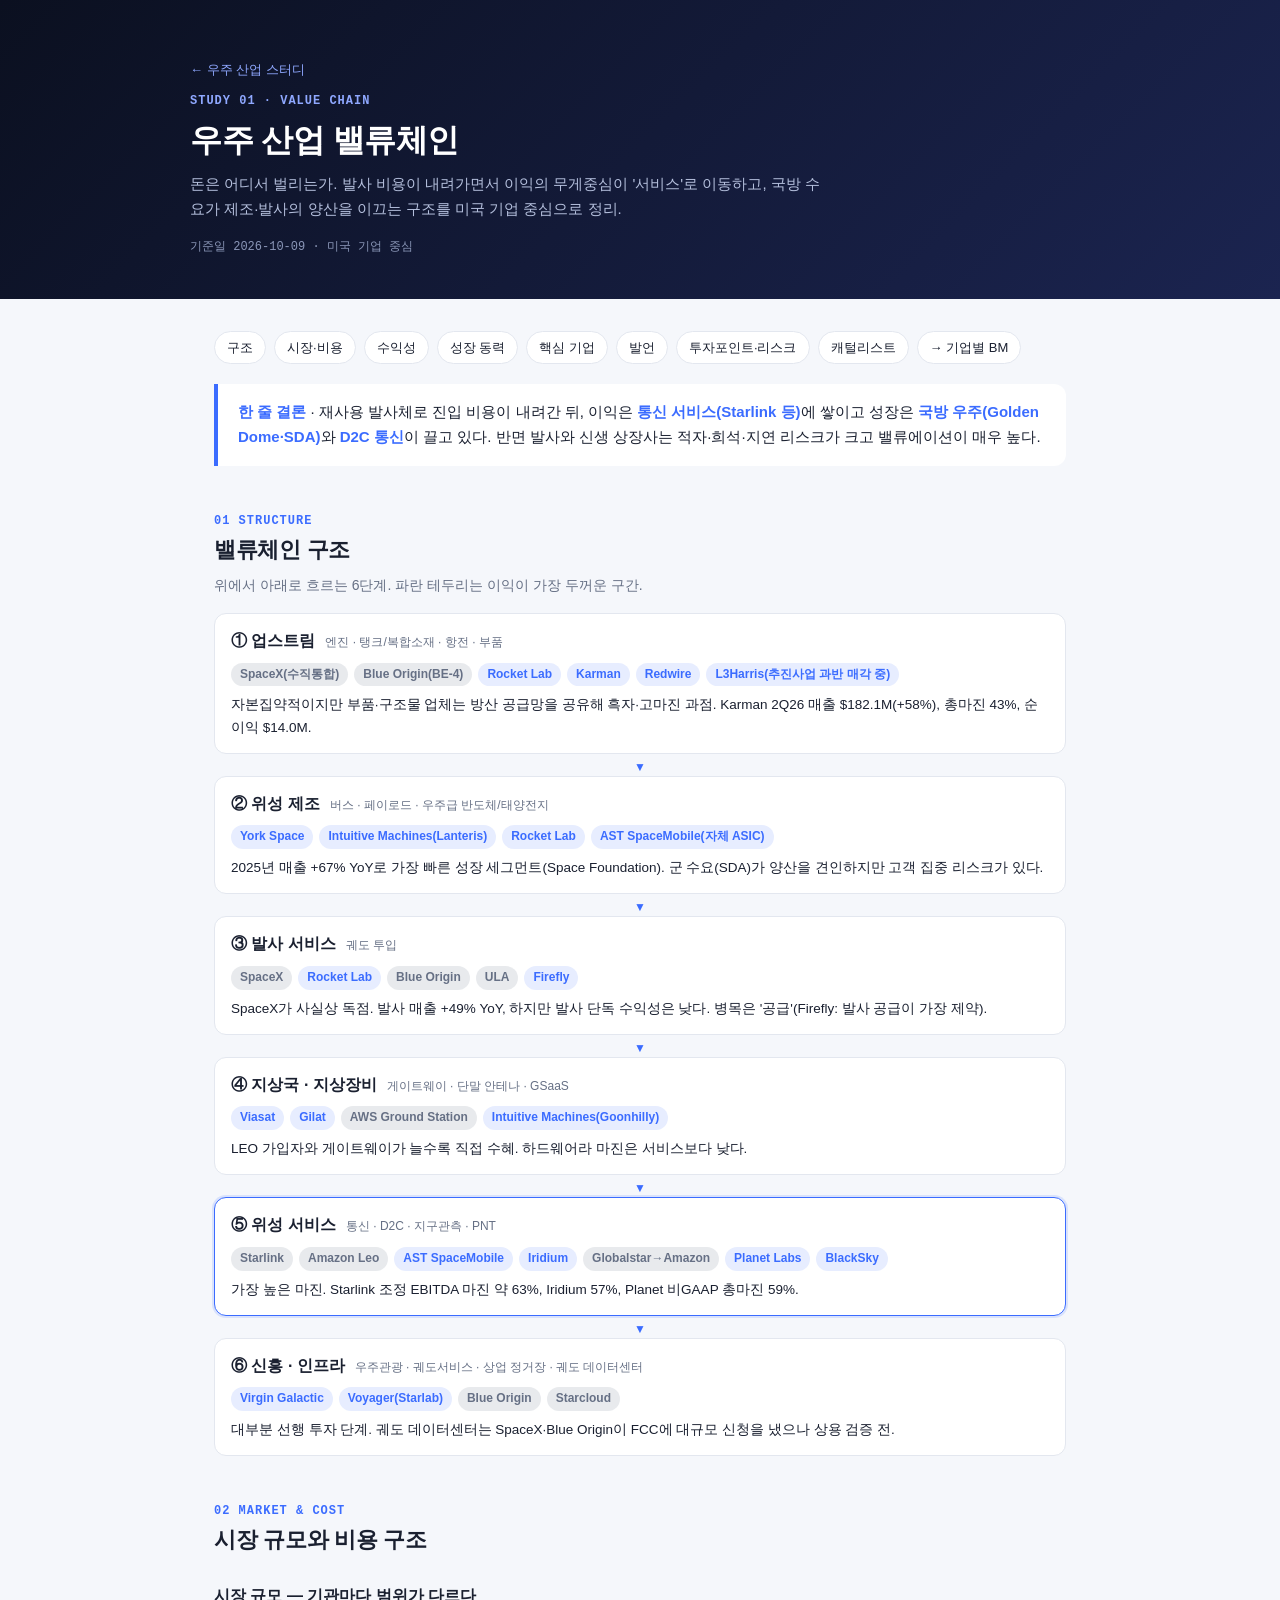
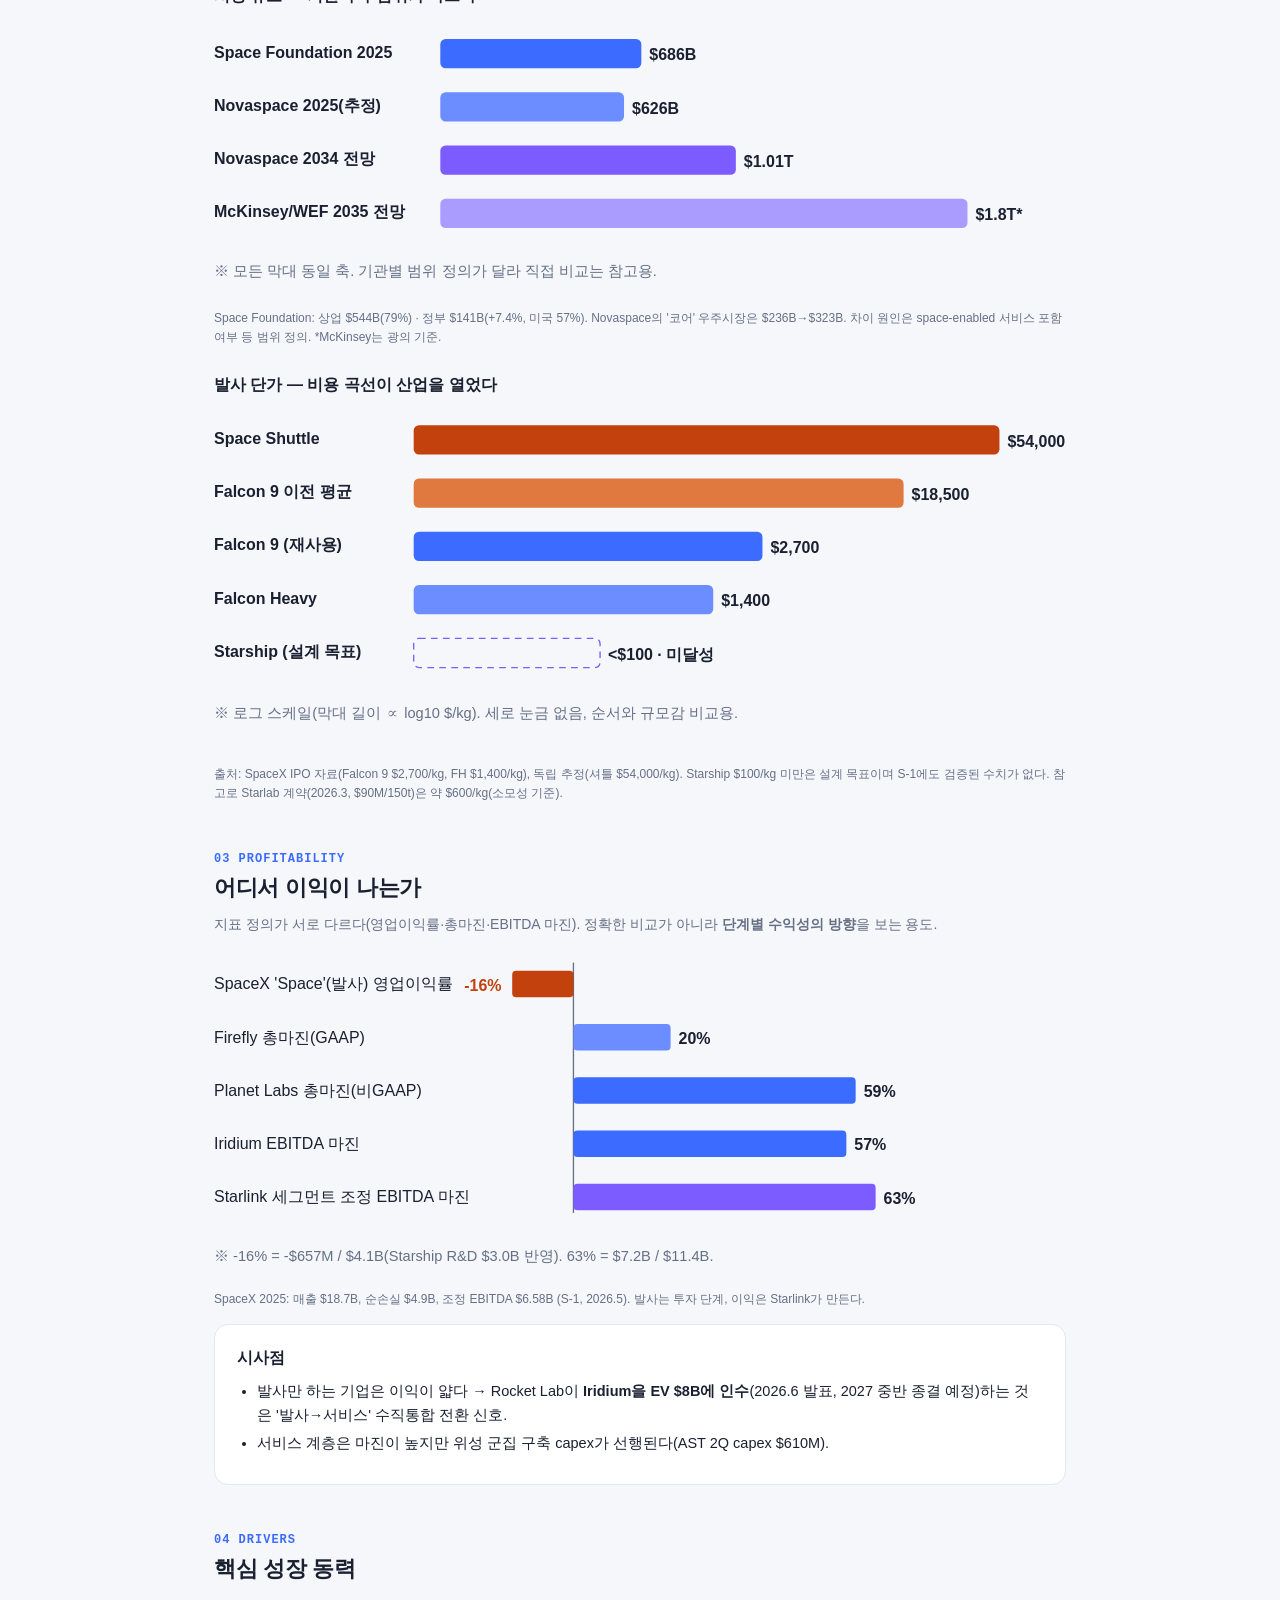
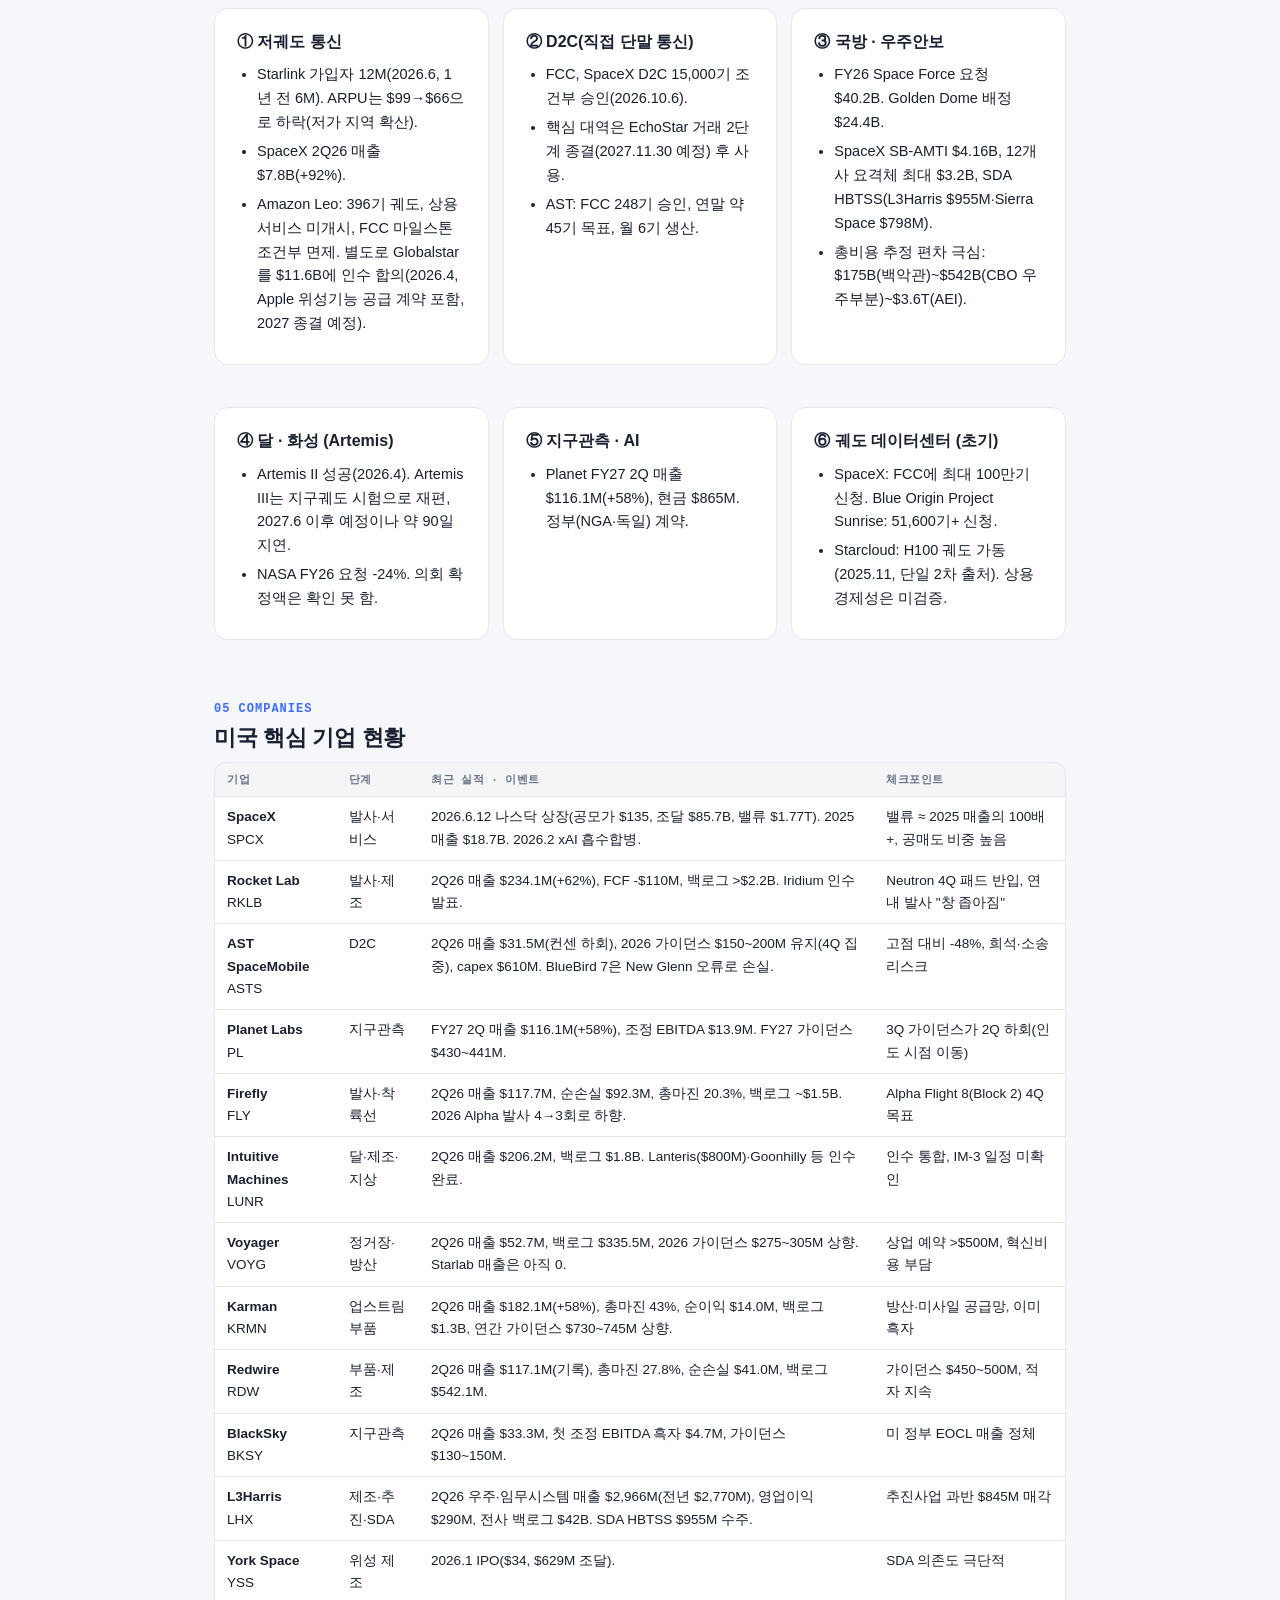
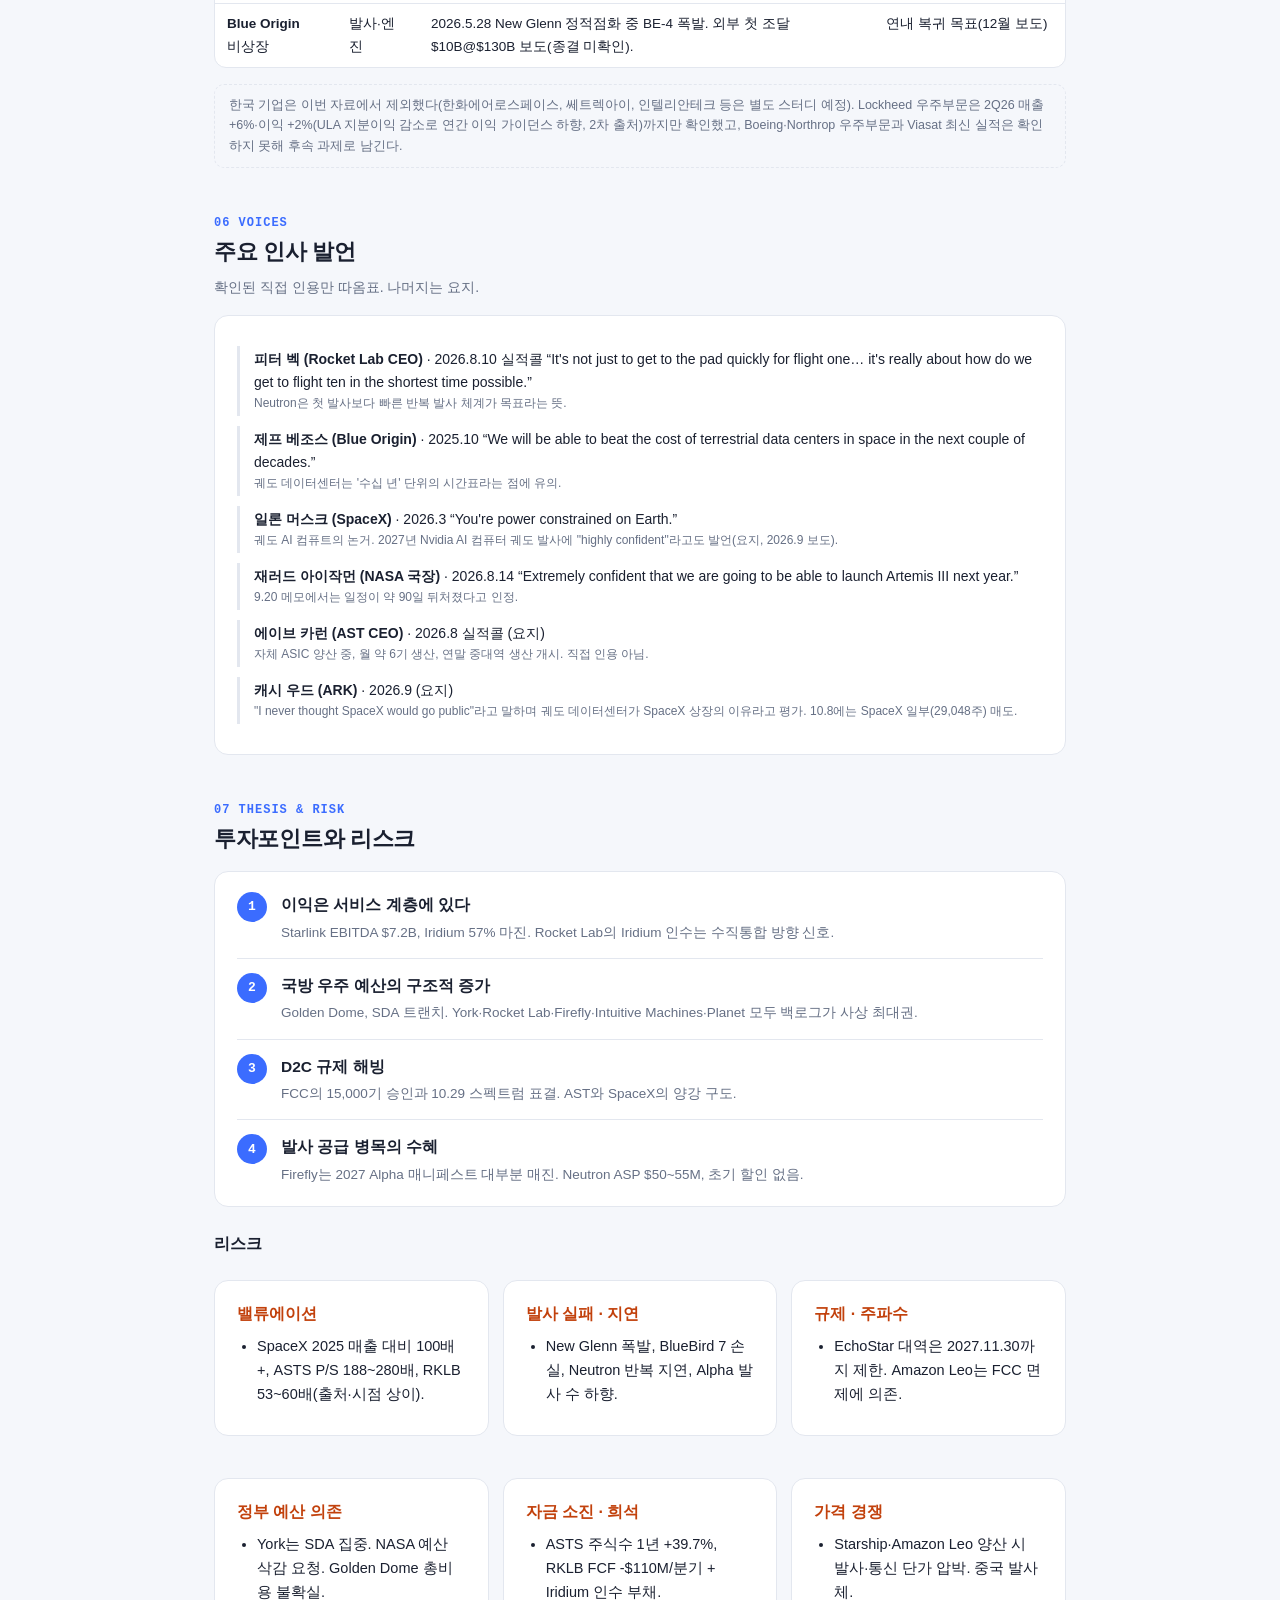
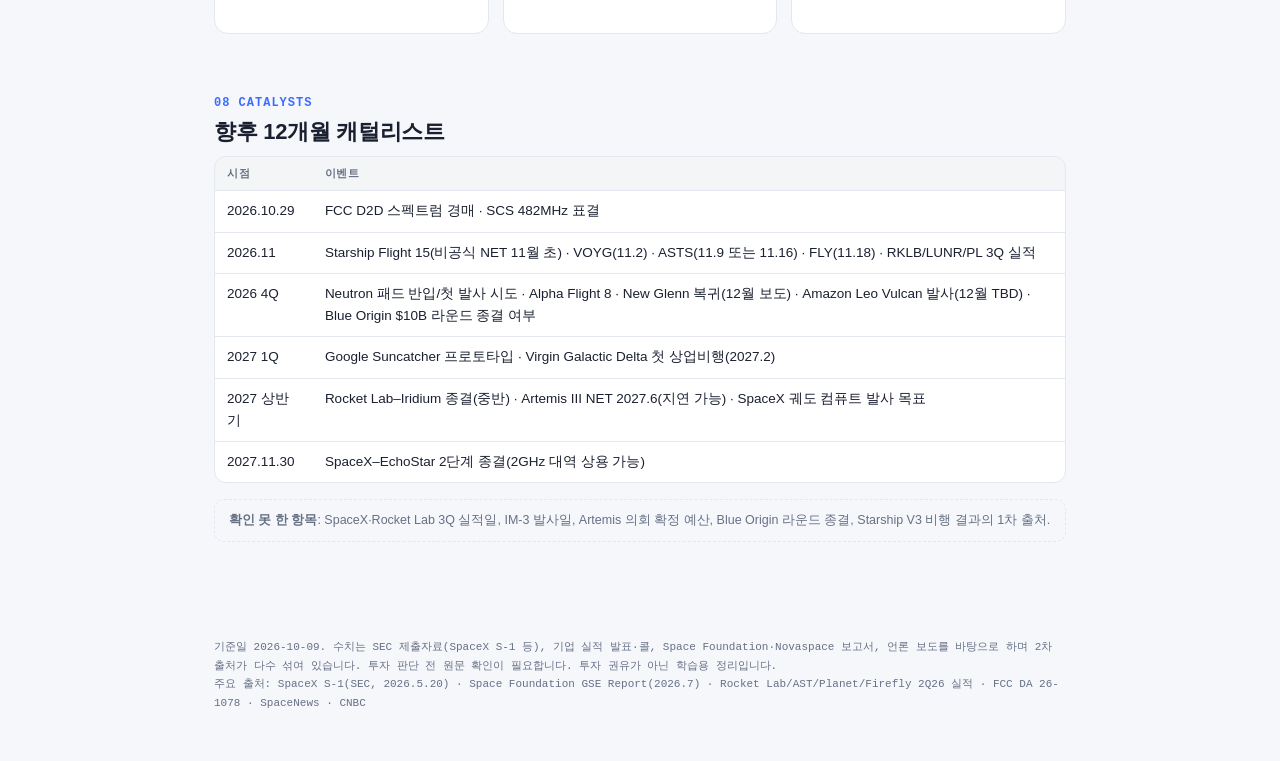
<file: study/value-chain.html>
<!DOCTYPE html>
<html lang="ko"><head><meta charset="UTF-8"><meta name="viewport" content="width=device-width,initial-scale=1">
<title>우주 산업 밸류체인</title><link rel="stylesheet" href="../assets/style.css"></head>
<body>
<div class="hero"><div class="wrap">
<a class="back" href="../">← 우주 산업 스터디</a>
<div class="eyebrow">Study 01 · Value Chain</div>
<h1>우주 산업 밸류체인</h1>
<p>돈은 어디서 벌리는가. 발사 비용이 내려가면서 이익의 무게중심이 '서비스'로 이동하고, 국방 수요가 제조·발사의 양산을 이끄는 구조를 미국 기업 중심으로 정리.</p>
<div class="asof">기준일 2026-10-09 · 미국 기업 중심</div>
</div></div>
<main>

<div class="toc">
<a href="#s1">구조</a><a href="#s2">시장·비용</a><a href="#s3">수익성</a><a href="#s4">성장 동력</a><a href="#s5">핵심 기업</a><a href="#s6">발언</a><a href="#s7">투자포인트·리스크</a><a href="#s8">캐털리스트</a><a href="business-models.html">→ 기업별 BM</a>
</div>

<div class="summary"><b>한 줄 결론</b> · 재사용 발사체로 진입 비용이 내려간 뒤, 이익은 <b>통신 서비스(Starlink 등)</b>에 쌓이고 성장은 <b>국방 우주(Golden Dome·SDA)</b>와 <b>D2C 통신</b>이 끌고 있다. 반면 발사와 신생 상장사는 적자·희석·지연 리스크가 크고 밸류에이션이 매우 높다.</div>

<h2 id="s1"><span class="n">01 STRUCTURE</span>밸류체인 구조</h2>
<p class="lead">위에서 아래로 흐르는 6단계. 파란 테두리는 이익이 가장 두꺼운 구간.</p>
<div class="chain">
<div class="stage"><div class="t"><b>① 업스트림</b><span>엔진 · 탱크/복합소재 · 항전 · 부품</span></div>
<div class="co"><span class="chip priv">SpaceX(수직통합)</span><span class="chip priv">Blue Origin(BE-4)</span><span class="chip">Rocket Lab</span><span class="chip">Karman</span><span class="chip">Redwire</span><span class="chip">L3Harris(추진사업 과반 매각 중)</span></div>
<div class="d">자본집약적이지만 부품·구조물 업체는 방산 공급망을 공유해 흑자·고마진 과점. Karman 2Q26 매출 $182.1M(+58%), 총마진 43%, 순이익 $14.0M.</div></div>
<div class="stage"><div class="t"><b>② 위성 제조</b><span>버스 · 페이로드 · 우주급 반도체/태양전지</span></div>
<div class="co"><span class="chip">York Space</span><span class="chip">Intuitive Machines(Lanteris)</span><span class="chip">Rocket Lab</span><span class="chip">AST SpaceMobile(자체 ASIC)</span></div>
<div class="d">2025년 매출 +67% YoY로 가장 빠른 성장 세그먼트(Space Foundation). 군 수요(SDA)가 양산을 견인하지만 고객 집중 리스크가 있다.</div></div>
<div class="stage"><div class="t"><b>③ 발사 서비스</b><span>궤도 투입</span></div>
<div class="co"><span class="chip priv">SpaceX</span><span class="chip">Rocket Lab</span><span class="chip priv">Blue Origin</span><span class="chip priv">ULA</span><span class="chip">Firefly</span></div>
<div class="d">SpaceX가 사실상 독점. 발사 매출 +49% YoY, 하지만 발사 단독 수익성은 낮다. 병목은 '공급'(Firefly: 발사 공급이 가장 제약).</div></div>
<div class="stage"><div class="t"><b>④ 지상국 · 지상장비</b><span>게이트웨이 · 단말 안테나 · GSaaS</span></div>
<div class="co"><span class="chip">Viasat</span><span class="chip">Gilat</span><span class="chip priv">AWS Ground Station</span><span class="chip">Intuitive Machines(Goonhilly)</span></div>
<div class="d">LEO 가입자와 게이트웨이가 늘수록 직접 수혜. 하드웨어라 마진은 서비스보다 낮다.</div></div>
<div class="stage hl"><div class="t"><b>⑤ 위성 서비스</b><span>통신 · D2C · 지구관측 · PNT</span></div>
<div class="co"><span class="chip priv">Starlink</span><span class="chip priv">Amazon Leo</span><span class="chip">AST SpaceMobile</span><span class="chip">Iridium</span><span class="chip priv">Globalstar→Amazon</span><span class="chip">Planet Labs</span><span class="chip">BlackSky</span></div>
<div class="d">가장 높은 마진. Starlink 조정 EBITDA 마진 약 63%, Iridium 57%, Planet 비GAAP 총마진 59%.</div></div>
<div class="stage"><div class="t"><b>⑥ 신흥 · 인프라</b><span>우주관광 · 궤도서비스 · 상업 정거장 · 궤도 데이터센터</span></div>
<div class="co"><span class="chip">Virgin Galactic</span><span class="chip">Voyager(Starlab)</span><span class="chip priv">Blue Origin</span><span class="chip priv">Starcloud</span></div>
<div class="d">대부분 선행 투자 단계. 궤도 데이터센터는 SpaceX·Blue Origin이 FCC에 대규모 신청을 냈으나 상용 검증 전.</div></div>
</div>

<h2 id="s2"><span class="n">02 MARKET & COST</span>시장 규모와 비용 구조</h2>
<h3>시장 규모 — 기관마다 범위가 다르다</h3>
<figure class="fig"><svg viewBox="0 0 640 210" role="img" aria-label="우주 경제 규모 비교">
<g font-size="12" fill="currentColor">
<text x="0" y="26" font-weight="700">Space Foundation 2025</text><rect x="170" y="12" width="151" height="22" rx="4" fill="#3b6cff"/><text x="327" y="28" font-weight="700">$686B</text>
<text x="0" y="66" font-weight="700">Novaspace 2025(추정)</text><rect x="170" y="52" width="138" height="22" rx="4" fill="#6b8dff"/><text x="314" y="68" font-weight="700">$626B</text>
<text x="0" y="106" font-weight="700">Novaspace 2034 전망</text><rect x="170" y="92" width="222" height="22" rx="4" fill="#7c5cff"/><text x="398" y="108" font-weight="700">$1.01T</text>
<text x="0" y="146" font-weight="700">McKinsey/WEF 2035 전망</text><rect x="170" y="132" width="396" height="22" rx="4" fill="#a99bff"/><text x="572" y="148" font-weight="700">$1.8T*</text>
</g>
<text x="0" y="190" font-size="11" fill="#667085">※ 모든 막대 동일 축. 기관별 범위 정의가 달라 직접 비교는 참고용.</text>
</svg><figcaption>Space Foundation: 상업 $544B(79%) · 정부 $141B(+7.4%, 미국 57%). Novaspace의 '코어' 우주시장은 $236B→$323B. 차이 원인은 space-enabled 서비스 포함 여부 등 범위 정의.  *McKinsey는 광의 기준.</figcaption></figure>

<h3>발사 단가 — 비용 곡선이 산업을 열었다</h3>
<figure class="fig"><svg viewBox="0 0 640 260" role="img" aria-label="발사 단가 비교 로그 스케일">
<g font-size="12" fill="currentColor">
<text x="0" y="24" font-weight="700">Space Shuttle</text><rect x="150" y="10" width="440" height="22" rx="4" fill="#c2410c"/><text x="596" y="26" font-weight="700" text-anchor="start">$54,000</text>
<text x="0" y="64" font-weight="700">Falcon 9 이전 평균</text><rect x="150" y="50" width="368" height="22" rx="4" fill="#e0793f"/><text x="524" y="66" font-weight="700">$18,500</text>
<text x="0" y="104" font-weight="700">Falcon 9 (재사용)</text><rect x="150" y="90" width="262" height="22" rx="4" fill="#3b6cff"/><text x="418" y="106" font-weight="700">$2,700</text>
<text x="0" y="144" font-weight="700">Falcon Heavy</text><rect x="150" y="130" width="225" height="22" rx="4" fill="#6b8dff"/><text x="381" y="146" font-weight="700">$1,400</text>
<text x="0" y="184" font-weight="700">Starship (설계 목표)</text><rect x="150" y="170" width="140" height="22" rx="4" fill="none" stroke="#7c5cff" stroke-dasharray="5 4"/><text x="296" y="186" font-weight="700">&lt;$100 · 미달성</text>
</g>
<text x="0" y="230" font-size="11" fill="#667085">※ 로그 스케일(막대 길이 ∝ log10 $/kg). 세로 눈금 없음, 순서와 규모감 비교용.</text>
</svg><figcaption>출처: SpaceX IPO 자료(Falcon 9 $2,700/kg, FH $1,400/kg), 독립 추정(셔틀 $54,000/kg). Starship $100/kg 미만은 설계 목표이며 S-1에도 검증된 수치가 없다. 참고로 Starlab 계약(2026.3, $90M/150t)은 약 $600/kg(소모성 기준).</figcaption></figure>

<h2 id="s3"><span class="n">03 PROFITABILITY</span>어디서 이익이 나는가</h2>
<p class="lead">지표 정의가 서로 다르다(영업이익률·총마진·EBITDA 마진). 정확한 비교가 아니라 <b>단계별 수익성의 방향</b>을 보는 용도.</p>
<figure class="fig"><svg viewBox="0 0 640 250" role="img" aria-label="단계별 수익성 지표">
<line x1="270" y1="8" x2="270" y2="196" stroke="#667085" stroke-width="1"/>
<g font-size="12" fill="currentColor">
<text x="0" y="28">SpaceX 'Space'(발사) 영업이익률</text><rect x="224" y="14" width="46" height="20" rx="3" fill="#c2410c"/><text x="216" y="29" text-anchor="end" font-weight="700" fill="#c2410c">-16%</text>
<text x="0" y="68">Firefly 총마진(GAAP)</text><rect x="270" y="54" width="73" height="20" rx="3" fill="#6b8dff"/><text x="349" y="69" font-weight="700">20%</text>
<text x="0" y="108">Planet Labs 총마진(비GAAP)</text><rect x="270" y="94" width="212" height="20" rx="3" fill="#3b6cff"/><text x="488" y="109" font-weight="700">59%</text>
<text x="0" y="148">Iridium EBITDA 마진</text><rect x="270" y="134" width="205" height="20" rx="3" fill="#3b6cff"/><text x="481" y="149" font-weight="700">57%</text>
<text x="0" y="188">Starlink 세그먼트 조정 EBITDA 마진</text><rect x="270" y="174" width="227" height="20" rx="3" fill="#7c5cff"/><text x="503" y="189" font-weight="700">63%</text>
</g>
<text x="0" y="232" font-size="11" fill="#667085">※ -16% = -$657M / $4.1B(Starship R&amp;D $3.0B 반영). 63% = $7.2B / $11.4B.</text>
</svg><figcaption>SpaceX 2025: 매출 $18.7B, 순손실 $4.9B, 조정 EBITDA $6.58B (S-1, 2026.5). 발사는 투자 단계, 이익은 Starlink가 만든다.</figcaption></figure>
<div class="card"><b>시사점</b>
<ul><li>발사만 하는 기업은 이익이 얇다 → Rocket Lab이 <b>Iridium을 EV $8B에 인수</b>(2026.6 발표, 2027 중반 종결 예정)하는 것은 '발사→서비스' 수직통합 전환 신호.</li>
<li>서비스 계층은 마진이 높지만 위성 군집 구축 capex가 선행된다(AST 2Q capex $610M).</li></ul></div>

<h2 id="s4"><span class="n">04 DRIVERS</span>핵심 성장 동력</h2>
<div class="grid">
<div class="card"><b>① 저궤도 통신</b><ul>
<li>Starlink 가입자 12M(2026.6, 1년 전 6M). ARPU는 $99→$66으로 하락(저가 지역 확산).</li>
<li>SpaceX 2Q26 매출 $7.8B(+92%).</li>
<li>Amazon Leo: 396기 궤도, 상용 서비스 미개시, FCC 마일스톤 조건부 면제. 별도로 Globalstar를 $11.6B에 인수 합의(2026.4, Apple 위성기능 공급 계약 포함, 2027 종결 예정).</li></ul></div>
<div class="card"><b>② D2C(직접 단말 통신)</b><ul>
<li>FCC, SpaceX D2C 15,000기 조건부 승인(2026.10.6).</li>
<li>핵심 대역은 EchoStar 거래 2단계 종결(2027.11.30 예정) 후 사용.</li>
<li>AST: FCC 248기 승인, 연말 약 45기 목표, 월 6기 생산.</li></ul></div>
<div class="card"><b>③ 국방 · 우주안보</b><ul>
<li>FY26 Space Force 요청 $40.2B. Golden Dome 배정 $24.4B.</li>
<li>SpaceX SB-AMTI $4.16B, 12개사 요격체 최대 $3.2B, SDA HBTSS(L3Harris $955M·Sierra Space $798M).</li>
<li>총비용 추정 편차 극심: $175B(백악관)~$542B(CBO 우주부분)~$3.6T(AEI).</li></ul></div>
<div class="card"><b>④ 달 · 화성 (Artemis)</b><ul>
<li>Artemis II 성공(2026.4). Artemis III는 지구궤도 시험으로 재편, 2027.6 이후 예정이나 약 90일 지연.</li>
<li>NASA FY26 요청 -24%. 의회 확정액은 확인 못 함.</li></ul></div>
<div class="card"><b>⑤ 지구관측 · AI</b><ul>
<li>Planet FY27 2Q 매출 $116.1M(+58%), 현금 $865M. 정부(NGA·독일) 계약.</li></ul></div>
<div class="card"><b>⑥ 궤도 데이터센터 (초기)</b><ul>
<li>SpaceX: FCC에 최대 100만기 신청. Blue Origin Project Sunrise: 51,600기+ 신청.</li>
<li>Starcloud: H100 궤도 가동(2025.11, 단일 2차 출처). 상용 경제성은 미검증.</li></ul></div>
</div>

<h2 id="s5"><span class="n">05 COMPANIES</span>미국 핵심 기업 현황</h2>
<div class="tw"><table>
<tr><th>기업</th><th>단계</th><th>최근 실적 · 이벤트</th><th>체크포인트</th></tr>
<tr><td><b>SpaceX</b><br>SPCX</td><td>발사·서비스</td><td>2026.6.12 나스닥 상장(공모가 $135, 조달 $85.7B, 밸류 $1.77T). 2025 매출 $18.7B. 2026.2 xAI 흡수합병.</td><td>밸류 ≈ 2025 매출의 100배+, 공매도 비중 높음</td></tr>
<tr><td><b>Rocket Lab</b><br>RKLB</td><td>발사·제조</td><td>2Q26 매출 $234.1M(+62%), FCF -$110M, 백로그 >$2.2B. Iridium 인수 발표.</td><td>Neutron 4Q 패드 반입, 연내 발사 "창 좁아짐"</td></tr>
<tr><td><b>AST SpaceMobile</b><br>ASTS</td><td>D2C</td><td>2Q26 매출 $31.5M(컨센 하회), 2026 가이던스 $150~200M 유지(4Q 집중), capex $610M. BlueBird 7은 New Glenn 오류로 손실.</td><td>고점 대비 -48%, 희석·소송 리스크</td></tr>
<tr><td><b>Planet Labs</b><br>PL</td><td>지구관측</td><td>FY27 2Q 매출 $116.1M(+58%), 조정 EBITDA $13.9M. FY27 가이던스 $430~441M.</td><td>3Q 가이던스가 2Q 하회(인도 시점 이동)</td></tr>
<tr><td><b>Firefly</b><br>FLY</td><td>발사·착륙선</td><td>2Q26 매출 $117.7M, 순손실 $92.3M, 총마진 20.3%, 백로그 ~$1.5B. 2026 Alpha 발사 4→3회로 하향.</td><td>Alpha Flight 8(Block 2) 4Q 목표</td></tr>
<tr><td><b>Intuitive Machines</b><br>LUNR</td><td>달·제조·지상</td><td>2Q26 매출 $206.2M, 백로그 $1.8B. Lanteris($800M)·Goonhilly 등 인수 완료.</td><td>인수 통합, IM-3 일정 미확인</td></tr>
<tr><td><b>Voyager</b><br>VOYG</td><td>정거장·방산</td><td>2Q26 매출 $52.7M, 백로그 $335.5M, 2026 가이던스 $275~305M 상향. Starlab 매출은 아직 0.</td><td>상업 예약 >$500M, 혁신비용 부담</td></tr>
<tr><td><b>Karman</b><br>KRMN</td><td>업스트림 부품</td><td>2Q26 매출 $182.1M(+58%), 총마진 43%, 순이익 $14.0M, 백로그 $1.3B, 연간 가이던스 $730~745M 상향.</td><td>방산·미사일 공급망, 이미 흑자</td></tr>
<tr><td><b>Redwire</b><br>RDW</td><td>부품·제조</td><td>2Q26 매출 $117.1M(기록), 총마진 27.8%, 순손실 $41.0M, 백로그 $542.1M.</td><td>가이던스 $450~500M, 적자 지속</td></tr>
<tr><td><b>BlackSky</b><br>BKSY</td><td>지구관측</td><td>2Q26 매출 $33.3M, 첫 조정 EBITDA 흑자 $4.7M, 가이던스 $130~150M.</td><td>미 정부 EOCL 매출 정체</td></tr>
<tr><td><b>L3Harris</b><br>LHX</td><td>제조·추진·SDA</td><td>2Q26 우주·임무시스템 매출 $2,966M(전년 $2,770M), 영업이익 $290M, 전사 백로그 $42B. SDA HBTSS $955M 수주.</td><td>추진사업 과반 $845M 매각</td></tr>
<tr><td><b>York Space</b><br>YSS</td><td>위성 제조</td><td>2026.1 IPO($34, $629M 조달).</td><td>SDA 의존도 극단적</td></tr>
<tr><td><b>Blue Origin</b><br>비상장</td><td>발사·엔진</td><td>2026.5.28 New Glenn 정적점화 중 BE-4 폭발. 외부 첫 조달 $10B@$130B 보도(종결 미확인).</td><td>연내 복귀 목표(12월 보도)</td></tr>
</table></div>
<div class="warn">한국 기업은 이번 자료에서 제외했다(한화에어로스페이스, 쎄트렉아이, 인텔리안테크 등은 별도 스터디 예정). Lockheed 우주부문은 2Q26 매출 +6%·이익 +2%(ULA 지분이익 감소로 연간 이익 가이던스 하향, 2차 출처)까지만 확인했고, Boeing·Northrop 우주부문과 Viasat 최신 실적은 확인하지 못해 후속 과제로 남긴다.</div>

<h2 id="s6"><span class="n">06 VOICES</span>주요 인사 발언</h2>
<p class="lead">확인된 직접 인용만 따옴표. 나머지는 요지.</p>
<div class="card">
<div class="quote"><b>피터 벡 (Rocket Lab CEO)</b> · 2026.8.10 실적콜
“It's not just to get to the pad quickly for flight one… it's really about how do we get to flight ten in the shortest time possible.”<small>Neutron은 첫 발사보다 빠른 반복 발사 체계가 목표라는 뜻.</small></div>
<div class="quote"><b>제프 베조스 (Blue Origin)</b> · 2025.10
“We will be able to beat the cost of terrestrial data centers in space in the next couple of decades.”<small>궤도 데이터센터는 '수십 년' 단위의 시간표라는 점에 유의.</small></div>
<div class="quote"><b>일론 머스크 (SpaceX)</b> · 2026.3
“You're power constrained on Earth.”<small>궤도 AI 컴퓨트의 논거. 2027년 Nvidia AI 컴퓨터 궤도 발사에 "highly confident"라고도 발언(요지, 2026.9 보도).</small></div>
<div class="quote"><b>재러드 아이작먼 (NASA 국장)</b> · 2026.8.14
“Extremely confident that we are going to be able to launch Artemis III next year.”<small>9.20 메모에서는 일정이 약 90일 뒤처졌다고 인정.</small></div>
<div class="quote"><b>에이브 카런 (AST CEO)</b> · 2026.8 실적콜 (요지)
<small>자체 ASIC 양산 중, 월 약 6기 생산, 연말 중대역 생산 개시. 직접 인용 아님.</small></div>
<div class="quote"><b>캐시 우드 (ARK)</b> · 2026.9 (요지)
<small>"I never thought SpaceX would go public"라고 말하며 궤도 데이터센터가 SpaceX 상장의 이유라고 평가. 10.8에는 SpaceX 일부(29,048주) 매도.</small></div>
</div>

<h2 id="s7"><span class="n">07 THESIS & RISK</span>투자포인트와 리스크</h2>
<div class="card">
<div class="pt"><div class="num">1</div><div><h4>이익은 서비스 계층에 있다</h4><p>Starlink EBITDA $7.2B, Iridium 57% 마진. Rocket Lab의 Iridium 인수는 수직통합 방향 신호.</p></div></div><hr style="border:0;border-top:1px solid var(--line);margin:14px 0">
<div class="pt"><div class="num">2</div><div><h4>국방 우주 예산의 구조적 증가</h4><p>Golden Dome, SDA 트랜치. York·Rocket Lab·Firefly·Intuitive Machines·Planet 모두 백로그가 사상 최대권.</p></div></div><hr style="border:0;border-top:1px solid var(--line);margin:14px 0">
<div class="pt"><div class="num">3</div><div><h4>D2C 규제 해빙</h4><p>FCC의 15,000기 승인과 10.29 스펙트럼 표결. AST와 SpaceX의 양강 구도.</p></div></div><hr style="border:0;border-top:1px solid var(--line);margin:14px 0">
<div class="pt"><div class="num">4</div><div><h4>발사 공급 병목의 수혜</h4><p>Firefly는 2027 Alpha 매니페스트 대부분 매진. Neutron ASP $50~55M, 초기 할인 없음.</p></div></div>
</div>
<h3>리스크</h3>
<div class="grid">
<div class="card"><b class="neg">밸류에이션</b><ul><li>SpaceX 2025 매출 대비 100배+, ASTS P/S 188~280배, RKLB 53~60배(출처·시점 상이).</li></ul></div>
<div class="card"><b class="neg">발사 실패 · 지연</b><ul><li>New Glenn 폭발, BlueBird 7 손실, Neutron 반복 지연, Alpha 발사 수 하향.</li></ul></div>
<div class="card"><b class="neg">규제 · 주파수</b><ul><li>EchoStar 대역은 2027.11.30까지 제한. Amazon Leo는 FCC 면제에 의존.</li></ul></div>
<div class="card"><b class="neg">정부 예산 의존</b><ul><li>York는 SDA 집중. NASA 예산 삭감 요청. Golden Dome 총비용 불확실.</li></ul></div>
<div class="card"><b class="neg">자금 소진 · 희석</b><ul><li>ASTS 주식수 1년 +39.7%, RKLB FCF -$110M/분기 + Iridium 인수 부채.</li></ul></div>
<div class="card"><b class="neg">가격 경쟁</b><ul><li>Starship·Amazon Leo 양산 시 발사·통신 단가 압박. 중국 발사체.</li></ul></div>
</div>

<h2 id="s8"><span class="n">08 CATALYSTS</span>향후 12개월 캐털리스트</h2>
<div class="tw"><table>
<tr><th>시점</th><th>이벤트</th></tr>
<tr><td>2026.10.29</td><td>FCC D2D 스펙트럼 경매 · SCS 482MHz 표결</td></tr>
<tr><td>2026.11</td><td>Starship Flight 15(비공식 NET 11월 초) · VOYG(11.2) · ASTS(11.9 또는 11.16) · FLY(11.18) · RKLB/LUNR/PL 3Q 실적</td></tr>
<tr><td>2026 4Q</td><td>Neutron 패드 반입/첫 발사 시도 · Alpha Flight 8 · New Glenn 복귀(12월 보도) · Amazon Leo Vulcan 발사(12월 TBD) · Blue Origin $10B 라운드 종결 여부</td></tr>
<tr><td>2027 1Q</td><td>Google Suncatcher 프로토타입 · Virgin Galactic Delta 첫 상업비행(2027.2)</td></tr>
<tr><td>2027 상반기</td><td>Rocket Lab–Iridium 종결(중반) · Artemis III NET 2027.6(지연 가능) · SpaceX 궤도 컴퓨트 발사 목표</td></tr>
<tr><td>2027.11.30</td><td>SpaceX–EchoStar 2단계 종결(2GHz 대역 상용 가능)</td></tr>
</table></div>
<div class="warn"><b>확인 못 한 항목</b>: SpaceX·Rocket Lab 3Q 실적일, IM-3 발사일, Artemis 의회 확정 예산, Blue Origin 라운드 종결, Starship V3 비행 결과의 1차 출처.</div>

</main>
<footer>
기준일 2026-10-09. 수치는 SEC 제출자료(SpaceX S-1 등), 기업 실적 발표·콜, Space Foundation·Novaspace 보고서, 언론 보도를 바탕으로 하며 2차 출처가 다수 섞여 있습니다. 투자 판단 전 원문 확인이 필요합니다. 투자 권유가 아닌 학습용 정리입니다.<br>
주요 출처: SpaceX S-1(SEC, 2026.5.20) · Space Foundation GSE Report(2026.7) · Rocket Lab/AST/Planet/Firefly 2Q26 실적 · FCC DA 26-1078 · SpaceNews · CNBC
</footer>
</body></html>
</file>
<file: assets/style.css>
:root{--ink:#0b1020;--paper:#f5f7fb;--card:#fff;--text:#1a2030;--muted:#667085;--line:#e3e7ef;--accent:#3b6cff;--accent2:#7c5cff;--good:#12805c;--bad:#c2410c;
--mono:ui-monospace,"SF Mono",Menlo,Consolas,monospace;--sans:-apple-system,BlinkMacSystemFont,"Apple SD Gothic Neo","Pretendard","Malgun Gothic","Noto Sans KR",sans-serif}
@media(prefers-color-scheme:dark){:root{--paper:#0e1220;--card:#161c2e;--text:#e6e9f2;--muted:#98a2b8;--line:#262e45;--accent:#6b8dff;--good:#3ecf9b;--bad:#ff9d6b}}
*{box-sizing:border-box}html,body{margin:0}
body{background:var(--paper);color:var(--text);font-family:var(--sans);line-height:1.65;-webkit-font-smoothing:antialiased}
.hero{background:linear-gradient(135deg,#0b1020,#1b2450);color:#fff;padding:56px 24px 44px}
.wrap{max-width:900px;margin:0 auto}
.eyebrow{font:700 12px var(--mono);letter-spacing:1px;text-transform:uppercase;color:#8fa8ff;margin-bottom:12px}
.hero h1{font-size:32px;line-height:1.25;margin:0 0 12px;letter-spacing:-.5px}
.hero p{margin:0;color:#b4bfdc;font-size:15px;max-width:640px}
.asof{margin-top:16px;font:12px var(--mono);color:#8b97b8}
main{max-width:900px;margin:0 auto;padding:32px 24px 80px}
h2{font-size:22px;margin:48px 0 6px;letter-spacing:-.3px}
h2 .n{font:700 12px var(--mono);color:var(--accent);display:block;letter-spacing:1px;margin-bottom:4px}
h3{font-size:16px;margin:24px 0 8px}
.lead{color:var(--muted);margin:0 0 16px;font-size:14px}
.card{background:var(--card);border:1px solid var(--line);border-radius:14px;padding:20px 22px;margin:14px 0}
.grid{display:grid;grid-template-columns:repeat(auto-fit,minmax(260px,1fr));gap:14px}
.toc{display:flex;flex-wrap:wrap;gap:8px;margin:0 0 8px}
.toc a{font-size:13px;padding:5px 12px;border:1px solid var(--line);border-radius:999px;color:var(--text);text-decoration:none;background:var(--card)}
.toc a:hover{border-color:var(--accent);color:var(--accent)}
.summary{border-left:4px solid var(--accent);background:var(--card);padding:16px 20px;border-radius:0 12px 12px 0;margin:20px 0;font-size:15px}
.summary b{color:var(--accent)}
.chain{display:flex;flex-direction:column;gap:0}
.stage{background:var(--card);border:1px solid var(--line);border-radius:12px;padding:14px 16px;position:relative}
.stage+.stage{margin-top:22px}
.stage+.stage::before{content:"▼";position:absolute;top:-19px;left:50%;transform:translateX(-50%);color:var(--accent);font-size:12px}
.stage .t{display:flex;align-items:baseline;gap:10px;flex-wrap:wrap}
.stage .t b{font-size:16px}.stage .t span{font-size:12px;color:var(--muted)}
.stage .co{margin-top:8px;display:flex;gap:6px;flex-wrap:wrap}
.chip{font-size:12px;padding:2px 9px;border-radius:999px;background:color-mix(in srgb,var(--accent) 12%,transparent);color:var(--accent);font-weight:600}
.chip.priv{background:color-mix(in srgb,var(--muted) 15%,transparent);color:var(--muted)}
.stage .d{font-size:13.5px;margin-top:8px;color:var(--text)}
.stage.hl{border-color:var(--accent);box-shadow:0 0 0 2px color-mix(in srgb,var(--accent) 15%,transparent)}
table{width:100%;border-collapse:collapse;font-size:13.5px}
.tw{overflow-x:auto;border:1px solid var(--line);border-radius:12px;background:var(--card)}
th,td{padding:9px 12px;text-align:left;border-bottom:1px solid var(--line);vertical-align:top}
th{font:700 11px var(--mono);text-transform:uppercase;letter-spacing:.5px;color:var(--muted);background:color-mix(in srgb,var(--muted) 7%,transparent);white-space:nowrap}
tr:last-child td{border-bottom:0}
.pos{color:var(--good);font-weight:700}.neg{color:var(--bad);font-weight:700}
ul{padding-left:20px;margin:8px 0}li{margin:5px 0;font-size:14.5px}
.pt{display:flex;gap:14px}.pt .num{flex:none;width:30px;height:30px;border-radius:50%;background:var(--accent);color:#fff;font:700 13px var(--mono);display:grid;place-items:center}
.pt h4{margin:0 0 4px;font-size:15.5px}.pt p{margin:0;font-size:13.5px;color:var(--muted)}
.quote{border-left:3px solid var(--line);padding:2px 0 2px 14px;margin:10px 0;font-size:14px}
.quote small{display:block;color:var(--muted);font-size:12px}
.fig{margin:14px 0}.fig svg{width:100%;height:auto;display:block}
.fig figcaption{font-size:12px;color:var(--muted);margin-top:6px}
svg text{font-family:var(--sans)}
.warn{font-size:12.5px;color:var(--muted);border:1px dashed var(--line);border-radius:10px;padding:10px 14px;margin:16px 0}
a{color:var(--accent)}
footer{max-width:900px;margin:0 auto;padding:0 24px 48px;color:var(--muted);font:11px/1.7 var(--mono)}
.back{display:inline-block;margin-bottom:14px;color:#8fa8ff;font-size:13px;text-decoration:none}
.main-card{display:block;text-decoration:none;color:inherit;background:var(--card);border:1px solid var(--line);border-radius:14px;padding:22px 24px;transition:.15s}
.main-card:hover{border-color:var(--accent);transform:translateY(-2px);box-shadow:0 6px 24px rgba(0,0,0,.1)}
.main-card h3{margin:0 0 6px;font-size:19px}.main-card p{margin:0;color:var(--muted);font-size:13.5px}
.tag{display:inline-block;margin-top:10px;font-size:11px;font-weight:700;color:#fff;background:var(--accent);padding:2px 8px;border-radius:4px}
@media(max-width:560px){.hero h1{font-size:25px}h2{font-size:20px}}
</file>
